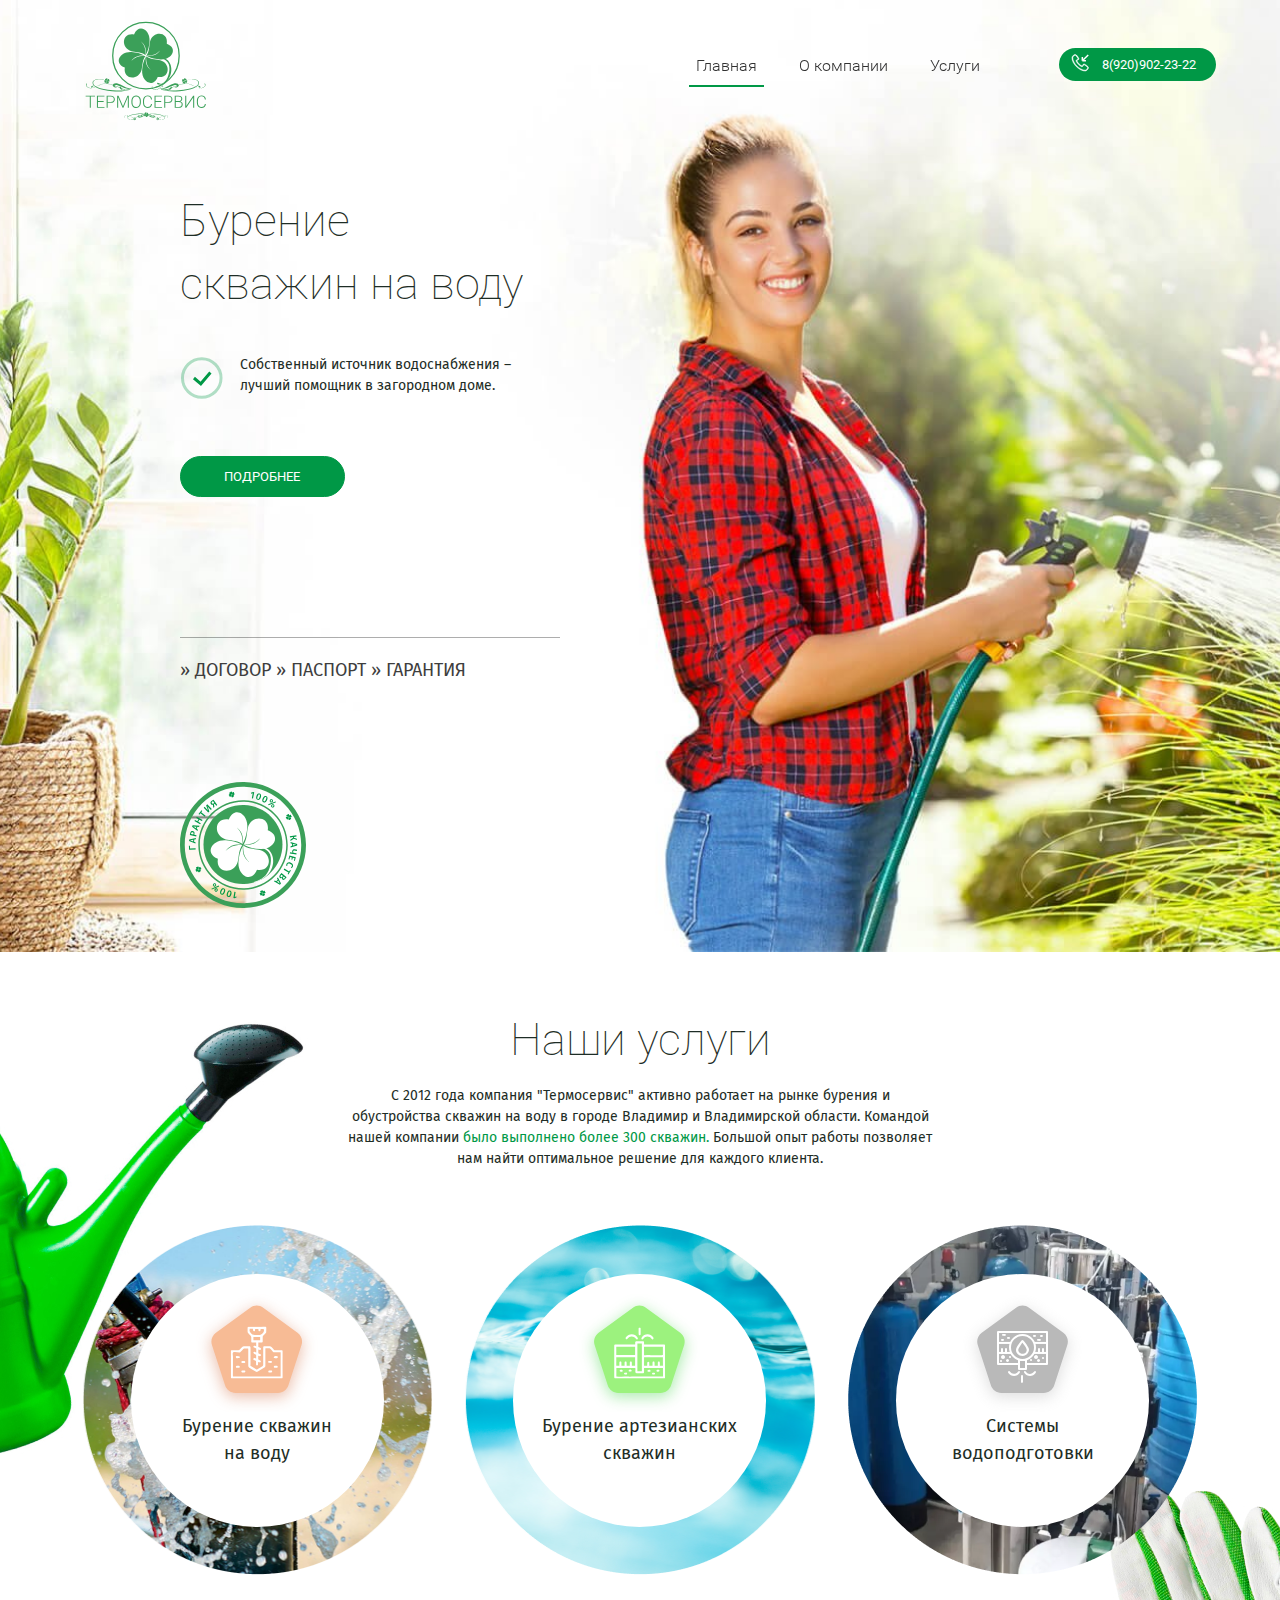
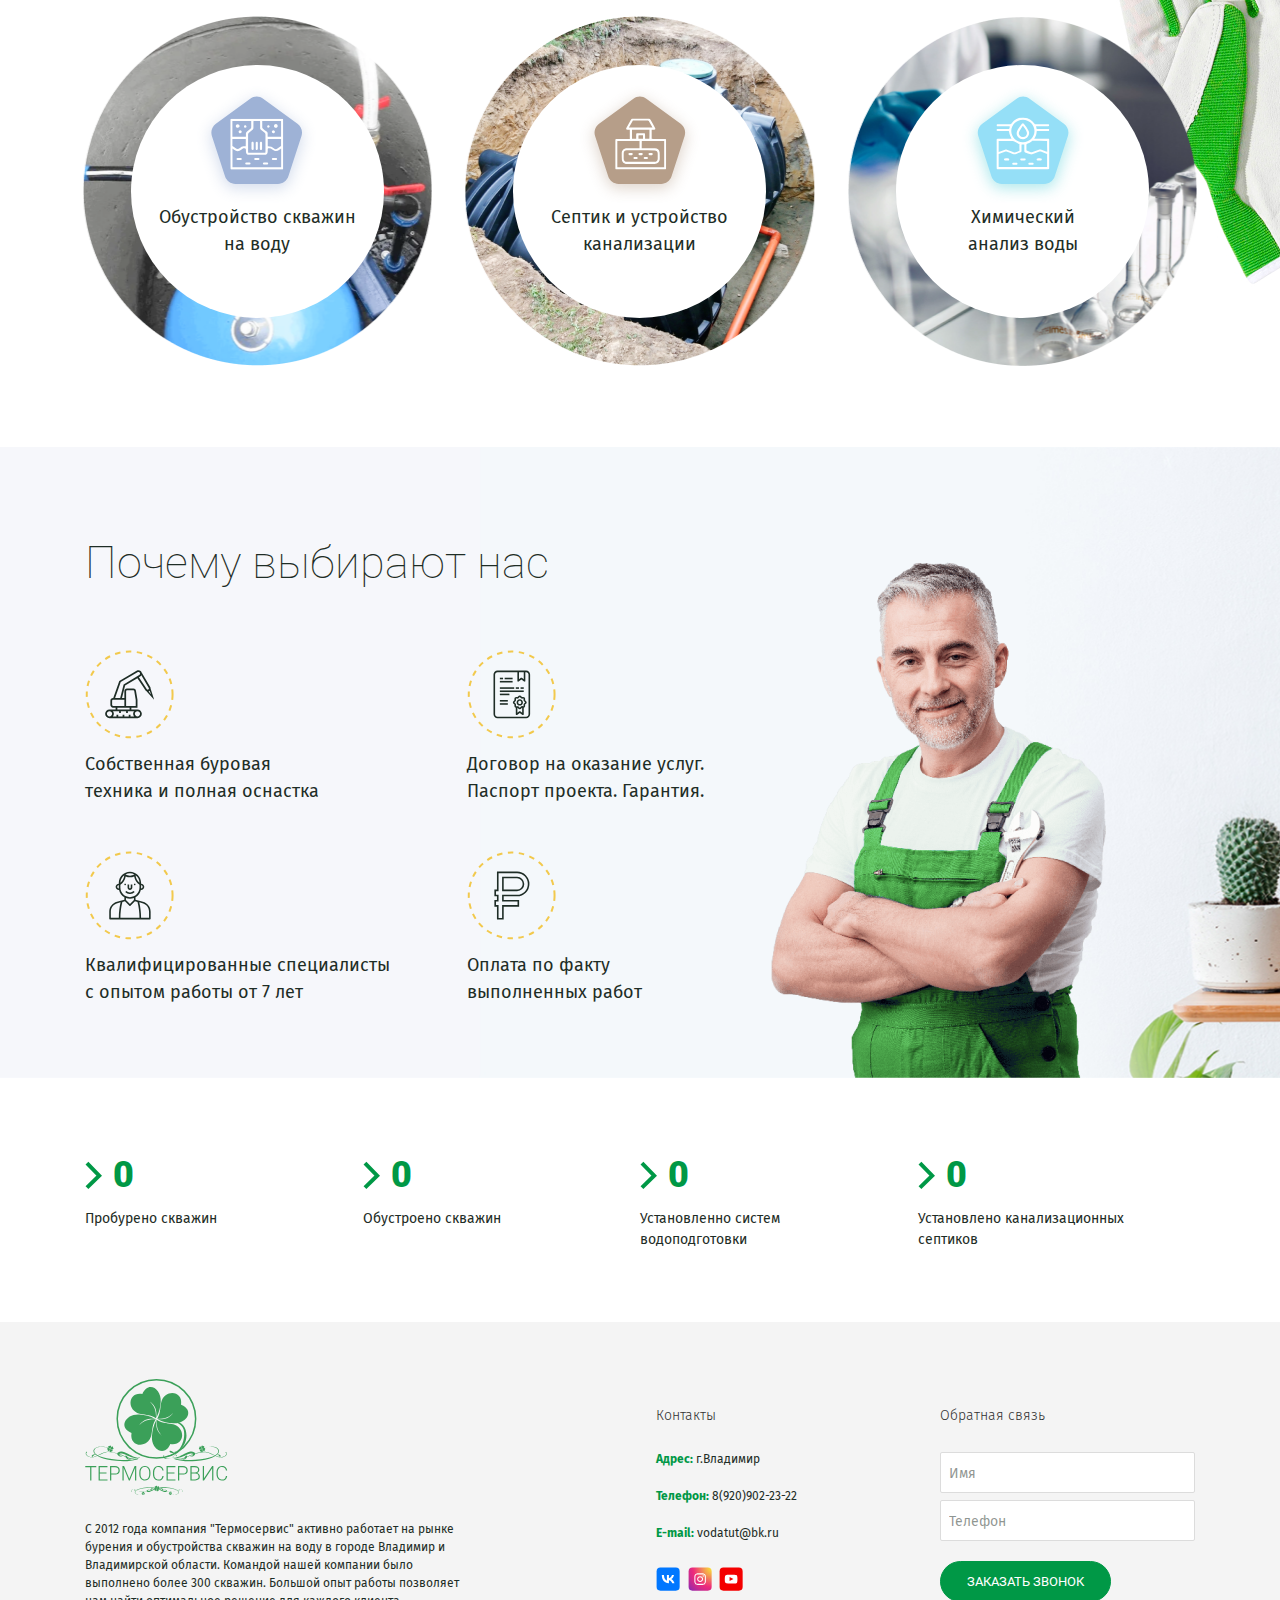
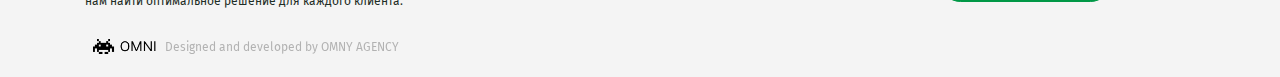
<file: index.htm>
﻿<!DOCTYPE html>
<html lang="ru">

<head>
            <meta http-equiv="Content-Type" content="text/html; charset=[(modx_charset)]">
        <!-- <base href="/"> -->
        <title>Бурение скважин: цена, расчет, список работ - Термосервис</title>
        
        <meta name="keywords" content="Бурение скважин, цена скважины, стоимость скважины, скважины на воду">
        <meta name="description" content="Бурение скважин под ключ во Владимире и Владимирской области: низкие цены, гарантия, высокое качество работ. Консультация по тел.: 8(920)902-23-22">
        <!-- Removed by WebCopy --><!--<base href="https://voda33.su/">--><!-- Removed by WebCopy -->

        <meta http-equiv="X-UA-Compatible" content="IE=edge">
        <meta name="viewport" content="width=device-width, initial-scale=1, maximum-scale=1">
        <!-- Template Basic Images Start -->
        <!--
        <meta property="og:image" content="path/to/image.jpg">
        -->
        <link rel="icon" href="theme/img/favicon/favicon.ico">
        <link rel="apple-touch-icon" sizes="180x180" href="theme/img/favicon/apple-touch-icon-180x180.png">
        <!-- Template Basic Images End -->
        <!-- Custom Browsers Color Start -->
        <meta name="theme-color" content="#000">
		<meta name="cmsmagazine" content="ee2d2778bcd81db04e7487b7b5857b15">
        <!-- Custom Browsers Color End -->
                <!-- CSS Libs -->
        <link rel="stylesheet" href="theme/libs/swiper-master/swiper.min.css">
        <link rel="stylesheet" href="theme/libs/fancybox/jquery.fancybox.min.css">
        <!-- CSS Custom -->
        <link rel="stylesheet" href="theme/css/main.min.css">
            <link rel="stylesheet" href="theme/css/custom.css">
    
    <!-- Yandex.Metrika counter -->
    <script type="text/javascript">
        (function(m,e,t,r,i,k,a){m[i]=m[i]||function(){(m[i].a=m[i].a||[]).push(arguments)};
            m[i].l=1*new Date();k=e.createElement(t),a=e.getElementsByTagName(t)[0],k.async=1,k.src=r,a.parentNode.insertBefore(k,a)})
        (window, document, "script", "https://mc.yandex.ru/metrika/tag.js", "ym");

        ym(57288943, "init", {
            clickmap:true,
            trackLinks:true,
            accurateTrackBounce:true
        });
    </script>
    <noscript><div><img src="watch/57288943" style="position:absolute; left:-9999px;" alt=""></div></noscript>
    <!-- /Yandex.Metrika counter -->
</head>

<body>

<!-- Custom HTML -->
<div class="main-wrapper">
    <!-- absolute поверх контента -->
    <header class="absolute">
        <div class="my-container">
            <div class="123 h-logo">
                <a href="index.htm">
                    <svg width="122" height="100" viewbox="0 0 143 118" fill="none"
                        xmlns="http://www.w3.org/2000/svg">
                        <path
                            d="M71.4331 80.0841C93.0906 80.0841 110.647 62.5272 110.647 40.8697C110.647 19.2123 93.0906 1.6554 71.4331 1.6554C49.7756 1.6554 32.2188 19.2123 32.2188 40.8697C32.2188 62.5272 49.7756 80.0841 71.4331 80.0841Z"
                            stroke="#3BA059" stroke-width="1.5" stroke-miterlimit="22.9256"></path>
                        <path fill-rule="evenodd" clip-rule="evenodd"
                            d="M71.8464 110.557L71.8462 110.558L71.8467 110.558C71.823 110.833 71.797 111.057 71.857 111.377C71.9262 111.659 72.0964 111.909 72.2999 112.082L72.2759 112.109C72.0611 111.924 71.8605 111.648 71.7987 111.387C71.7506 111.134 71.7666 110.91 71.7931 110.655C71.5804 111.059 71.4501 111.504 71.4068 111.956C71.2969 113.1 72.447 113.809 72.9497 112.661L71.8714 110.605L72.9497 112.661C74.1803 112.901 74.3344 111.329 73.2466 110.991C72.9288 110.893 72.3631 110.903 71.9479 110.636C71.8501 110.573 71.8464 110.557 71.8464 110.557V110.557Z"
                            fill="#3BA059"></path>
                        <path fill-rule="evenodd" clip-rule="evenodd"
                            d="M71.9588 110.539C72.3629 110.752 72.8072 110.882 73.259 110.926C74.4036 111.038 75.114 109.888 73.966 109.384L71.9087 110.46L73.966 109.384C74.2077 108.154 72.6355 107.998 72.2968 109.085C72.1979 109.403 72.2075 109.969 71.9404 110.384C71.8822 110.474 71.8638 110.484 71.8613 110.485C72.1361 110.508 72.3607 110.535 72.6804 110.475C72.9619 110.405 73.2118 110.235 73.3853 110.032L73.4117 110.056C73.2275 110.27 72.951 110.471 72.6903 110.533C72.4377 110.581 72.2131 110.565 71.9588 110.539V110.539Z"
                            fill="#3BA059"></path>
                        <path fill-rule="evenodd" clip-rule="evenodd"
                            d="M71.7654 110.543C71.3355 110.298 70.8555 110.15 70.3669 110.103C69.2222 109.993 68.5131 111.143 69.6618 111.646L71.6944 110.58C71.4467 110.558 71.2325 110.54 70.9371 110.596C70.6554 110.665 70.4055 110.835 70.232 111.038L70.2058 111.014C70.3898 110.8 70.6664 110.599 70.9272 110.537C71.2143 110.483 71.4651 110.511 71.7647 110.543C71.7652 110.543 71.7654 110.543 71.7654 110.543V110.543ZM71.6944 110.58L69.6618 111.646C69.4214 112.876 70.9936 113.03 71.3311 111.943C71.4297 111.625 71.4196 111.059 71.6862 110.644C71.7035 110.617 71.7173 110.597 71.7281 110.583L71.6944 110.58Z"
                            fill="#3BA059"></path>
                        <path fill-rule="evenodd" clip-rule="evenodd"
                            d="M71.7869 110.463C72.0311 110.033 72.1793 109.554 72.2263 109.065C72.3361 107.921 71.186 107.211 70.6832 108.36L71.7499 110.394C71.7715 110.146 71.7897 109.931 71.7342 109.635C71.665 109.354 71.4949 109.104 71.2913 108.93L71.3153 108.904C71.5301 109.088 71.7307 109.365 71.7925 109.625C71.8472 109.913 71.8191 110.163 71.7869 110.463ZM71.7499 110.394L70.6832 108.36C69.4527 108.12 69.2986 109.692 70.3863 110.029C70.7041 110.128 71.2699 110.118 71.685 110.385C71.7123 110.402 71.7323 110.416 71.7469 110.427L71.7499 110.394Z"
                            fill="#3BA059"></path>
                        <path
                            d="M87.9308 80.0303C88.5654 80.0477 89.8048 80.6418 92.7387 80.0612C98.5021 78.9193 101.781 76.3567 104.612 75.7969C107.342 75.256 107.896 75.9263 108.004 76.4709C108.084 76.8804 107.889 77.486 106.777 77.7077C105.764 77.9081 105.118 77.8237 104.493 77.5917L104.363 77.724C105.061 78.3298 106.534 78.6056 107.343 78.4461C108.152 78.2846 110.458 77.1908 110.176 75.7583C109.878 74.2572 107.861 73.0968 104.523 73.758C100.274 74.5998 95.3068 78.7028 91.0582 79.5447C88.7334 80.0051 88.6501 79.5536 87.5098 79.6375L87.9308 80.0303V80.0303Z"
                            fill="#3BA059"></path>
                        <path
                            d="M130.857 77.418C130.857 77.418 133.064 75.7601 133.798 77.4661C134.305 78.6509 135.519 79.2828 135.758 78.3474C135.982 77.4725 134.832 76.6555 133.83 76.4991C132.828 76.3407 131.964 76.2874 130.857 77.418V77.418Z"
                            fill="#3BA059"></path>
                        <path
                            d="M92.6511 81.4648C93.4614 81.4455 97.4525 81.4038 100.426 79.8029C103.399 78.2039 115.228 72.8125 121.768 74.4589C128.31 76.1055 133.104 80.7337 137.975 79.1565C142.845 77.5803 141.724 74.7655 141.275 74.1676C140.827 73.5692 140.115 73.9979 140.6 74.5466C141.082 75.0962 141.486 75.1743 141.098 76.1542C140.714 77.1338 140.593 77.5543 138.509 78.5157C136.426 79.4784 134.973 79.5627 131.326 78.0676C127.68 76.5721 124.19 74.6074 121.54 74.1154C118.892 73.624 116.821 73.3992 109.447 75.6574C102.072 77.9135 99.6389 80.2732 95.49 80.6462C91.3412 81.0181 91.1299 80.8287 89.5457 80.6427C89.5457 80.6427 88.9671 80.8555 89.5642 81.0368C90.1612 81.2152 91.9682 81.4808 92.6511 81.4648V81.4648Z"
                            fill="#3BA059"></path>
                        <path
                            d="M95.3633 81.8675C95.3633 81.8675 99.0915 81.7819 99.6121 79.8833C100.088 78.1367 101.526 76.6321 101.957 77.9215C102.385 79.2126 101.221 80.5933 99.5214 81.2885C97.8225 81.9839 96.5964 81.9626 95.3633 81.8675V81.8675Z"
                            fill="#3BA059"></path>
                        <path
                            d="M133.999 72.8665C133.738 69.7677 129.297 68.2951 125.34 68.6289C122.482 68.8696 120.053 69.6167 119.15 70.0428C118.614 70.2776 118.296 70.432 118.302 70.4956C118.307 70.56 118.843 70.3549 119.165 70.2318C120.774 69.6191 123.162 69.0672 125.471 68.8731C128.329 68.6318 132.963 69.7692 133.225 72.868C133.567 76.9158 126.876 80.2829 110.058 81.7009C102.143 82.3681 95.0884 82.0711 89.8389 80.8579C89.9625 80.8068 89.5338 80.938 89.5391 81.0005C89.5453 81.0643 89.9693 81.2755 90.7051 81.4683C96.3079 82.9384 101.48 83.6981 111.154 82.8822C124.675 81.7424 134.405 77.6738 133.999 72.8665V72.8665Z"
                            fill="#3BA059"></path>
                        <path fill-rule="evenodd" clip-rule="evenodd"
                            d="M117.093 70.7477L117.093 70.747L117.093 70.7469C117.021 70.438 116.954 70.1866 116.969 69.8125C117.001 69.4806 117.153 69.168 117.356 68.9368L117.324 68.9107C117.11 69.156 116.928 69.5039 116.901 69.811C116.888 70.1068 116.944 70.36 117.016 70.6454C116.707 70.2205 116.485 69.7364 116.36 69.2292C116.045 67.9448 117.237 66.9469 117.999 68.1705L117.114 70.6894L117.999 68.1705C119.36 67.6928 119.796 69.4565 118.614 70.0211C118.269 70.186 117.624 70.2684 117.195 70.6407C117.094 70.7285 117.093 70.7477 117.093 70.7477V70.7477Z"
                            fill="#3BA059"></path>
                        <path fill-rule="evenodd" clip-rule="evenodd"
                            d="M117.222 70.7502C117.647 70.4406 118.131 70.2181 118.637 70.0932C119.922 69.7767 120.921 70.9668 119.698 71.7308L117.178 70.8478L119.698 71.7308C120.177 73.0909 118.414 73.5291 117.848 72.3479C117.683 72.0027 117.6 71.3573 117.227 70.9296C117.146 70.8365 117.123 70.8282 117.12 70.8275C117.429 70.755 117.68 70.6882 118.054 70.7033C118.386 70.7353 118.699 70.8875 118.93 71.0903L118.956 71.0587C118.711 70.8447 118.362 70.6623 118.055 70.6353C117.76 70.6225 117.507 70.6779 117.222 70.7502V70.7502Z"
                            fill="#3BA059"></path>
                        <path fill-rule="evenodd" clip-rule="evenodd"
                            d="M117.003 70.7777C116.554 71.1273 116.033 71.3758 115.484 71.5103C114.2 71.8253 113.202 70.6343 114.426 69.8715L116.916 70.7472C116.638 70.8129 116.397 70.8689 116.051 70.855C115.719 70.823 115.407 70.6708 115.176 70.4679L115.15 70.4995C115.395 70.7136 115.743 70.896 116.05 70.9229C116.386 70.9375 116.667 70.8639 117.002 70.7776C117.003 70.7777 117.003 70.7777 117.003 70.7777ZM116.916 70.7472L114.426 69.8715C113.948 68.511 115.712 68.0747 116.276 69.2564C116.441 69.6019 116.524 70.2473 116.896 70.6754C116.92 70.7032 116.939 70.7234 116.954 70.7381L116.916 70.7472V70.7472Z"
                            fill="#3BA059"></path>
                        <path fill-rule="evenodd" clip-rule="evenodd"
                            d="M117.04 70.8648C117.389 71.3133 117.637 71.8346 117.772 72.3824C118.087 73.6669 116.896 74.6648 116.133 73.4411L117.009 70.9495C117.075 71.2283 117.131 71.4694 117.117 71.8155C117.085 72.1474 116.933 72.46 116.73 72.6912L116.762 72.7172C116.976 72.472 117.158 72.1241 117.185 71.817C117.2 71.4812 117.126 71.2004 117.04 70.8648V70.8648ZM117.009 70.9495L116.133 73.4411C114.772 73.9189 114.336 72.1552 115.518 71.5906C115.863 71.4256 116.509 71.3433 116.937 70.9709C116.965 70.9465 116.986 70.9273 117 70.9123L117.009 70.9495Z"
                            fill="#3BA059"></path>
                        <path
                            d="M54.5156 79.9719C53.8811 79.9894 52.6417 80.5834 49.7077 80.0028C43.9443 78.861 40.6659 76.2984 37.8341 75.7386C35.1042 75.1976 34.5501 75.868 34.4429 76.4126C34.3626 76.8221 34.5571 77.4276 35.6696 77.6494C36.6824 77.8497 37.3284 77.7653 37.9531 77.5334L38.0837 77.6656C37.3854 78.2714 35.9128 78.5472 35.1034 78.3878C34.2947 78.2263 31.9884 77.1324 32.2709 75.6999C32.5686 74.1989 34.585 73.0385 37.9237 73.6996C42.1724 74.5414 47.1397 78.6444 51.3882 79.4864C53.7131 79.9467 53.7964 79.4953 54.9367 79.5792L54.5156 79.9719V79.9719Z"
                            fill="#3BA059"></path>
                        <path
                            d="M11.5883 77.3596C11.5883 77.3596 9.38184 75.7017 8.64817 77.4077C8.141 78.5925 6.92714 79.2244 6.68746 78.289C6.46346 77.4142 7.61327 76.5971 8.61609 76.4407C9.61784 76.2823 10.4816 76.2291 11.5883 77.3596V77.3596Z"
                            fill="#3BA059"></path>
                        <path
                            d="M49.7948 81.4064C48.9845 81.3872 44.9934 81.3455 42.0196 79.7446C39.0468 78.1456 27.2175 72.7542 20.6776 74.4006C14.1364 76.0471 9.3419 80.6754 4.47053 79.0981C-0.398938 77.522 0.721761 74.7072 1.17047 74.1092C1.61894 73.5109 2.3305 73.9396 1.84638 74.4883C1.36381 75.0379 0.960257 75.116 1.34765 76.0959C1.73219 77.0755 1.85304 77.4959 3.93674 78.4574C6.02009 79.4201 7.47269 79.5044 11.1201 78.0093C14.7661 76.5138 18.2563 74.549 20.9057 74.0571C23.5539 73.5657 25.6252 73.3409 32.9992 75.599C40.3742 77.8552 42.8071 80.2149 46.9559 80.5879C51.1047 80.9598 51.316 80.7703 52.9003 80.5844C52.9003 80.5844 53.4788 80.7972 52.8817 80.9785C52.2847 81.1569 50.4778 81.4225 49.7948 81.4064V81.4064Z"
                            fill="#3BA059"></path>
                        <path
                            d="M47.0839 81.8092C47.0839 81.8092 43.3556 81.7235 42.835 79.8249C42.3591 78.0783 40.921 76.5737 40.4905 77.8631C40.0624 79.1542 41.2257 80.5349 42.9257 81.2301C44.6246 81.9255 45.8508 81.9042 47.0839 81.8092Z"
                            fill="#3BA059"></path>
                        <path
                            d="M8.44683 72.8081C8.70754 69.7094 13.1486 68.2367 17.1059 68.5705C19.9642 68.8113 22.3932 69.5584 23.2965 69.9845C23.8319 70.2193 24.15 70.3737 24.1435 70.4372C24.1391 70.5016 23.6031 70.2965 23.281 70.1734C21.6718 69.5607 19.2841 69.0089 16.9749 68.8147C14.1166 68.5735 9.48256 69.7108 9.22125 72.8097C8.87878 76.8575 15.57 80.2245 32.3878 81.6426C40.3031 82.3098 47.3575 82.0127 52.607 80.7996C52.4835 80.7485 52.9122 80.8796 52.9069 80.9422C52.9007 81.006 52.4767 81.2171 51.7409 81.41C46.1381 82.8801 40.9655 83.6398 31.2923 82.8239C17.7713 81.684 8.04066 77.6155 8.44683 72.8081V72.8081Z"
                            fill="#3BA059"></path>
                        <path fill-rule="evenodd" clip-rule="evenodd"
                            d="M25.3517 70.6894L25.3522 70.6887L25.3516 70.6885C25.4241 70.3796 25.4911 70.1282 25.4759 69.7542C25.4439 69.4223 25.2917 69.1096 25.0889 68.8784L25.1206 68.8524C25.3345 69.0976 25.5169 69.4456 25.5439 69.7526C25.5567 70.0484 25.5012 70.3016 25.4287 70.5871C25.7379 70.1621 25.9599 69.678 26.0843 69.1708C26.3993 67.8864 25.2082 66.8886 24.4454 68.1122L25.3312 70.631L24.4454 68.1122C23.085 67.6345 22.6485 69.3982 23.8304 69.9627C24.1758 70.1277 24.8213 70.21 25.2494 70.5823C25.3504 70.6701 25.3517 70.6894 25.3517 70.6894V70.6894Z"
                            fill="#3BA059"></path>
                        <path fill-rule="evenodd" clip-rule="evenodd"
                            d="M25.222 70.6918C24.7976 70.3822 24.3136 70.1597 23.8066 70.0348C22.5225 69.7182 21.5234 70.9083 22.7462 71.6724L25.266 70.7894L22.7462 71.6724C22.2669 73.0325 24.0301 73.4707 24.596 72.2895C24.7614 71.9443 24.8444 71.2989 25.2171 70.8711C25.2983 70.7781 25.321 70.7698 25.324 70.7691C25.0153 70.6966 24.764 70.6298 24.3902 70.6449C24.0582 70.6769 23.7455 70.8291 23.5143 71.0319L23.4884 71.0003C23.7335 70.7863 24.0816 70.6039 24.3887 70.5769C24.6841 70.5641 24.9369 70.6195 25.222 70.6918V70.6918Z"
                            fill="#3BA059"></path>
                        <path fill-rule="evenodd" clip-rule="evenodd"
                            d="M25.4414 70.7193C25.8901 71.0689 26.4117 71.3174 26.96 71.4519C28.2444 71.7669 29.2422 70.5759 28.0185 69.8131L25.5285 70.6888C25.8067 70.7545 26.0474 70.8105 26.3929 70.7966C26.7249 70.7646 27.0376 70.6124 27.2688 70.4095L27.2947 70.4411C27.0496 70.6551 26.7015 70.8375 26.3946 70.8645C26.0587 70.8791 25.7778 70.8055 25.4422 70.7192C25.4416 70.7193 25.4414 70.7193 25.4414 70.7193ZM25.5285 70.6888L28.0185 69.8131C28.4963 68.4526 26.7326 68.0162 26.1681 69.198C26.0031 69.5435 25.9208 70.1888 25.5485 70.617C25.5242 70.6448 25.5053 70.665 25.4906 70.6797L25.5285 70.6888V70.6888Z"
                            fill="#3BA059"></path>
                        <path fill-rule="evenodd" clip-rule="evenodd"
                            d="M25.4049 70.8064C25.0557 71.2549 24.8074 71.7762 24.673 72.324C24.358 73.6085 25.5491 74.6064 26.3119 73.3827L25.4356 70.8912C25.3698 71.1699 25.3136 71.411 25.3275 71.7571C25.3596 72.089 25.5117 72.4016 25.7145 72.6329L25.6829 72.6588C25.469 72.4136 25.2865 72.0657 25.2595 71.7586C25.2449 71.4228 25.3185 71.142 25.4049 70.8064V70.8064ZM25.4356 70.8912L26.3119 73.3827C27.6724 73.8605 28.1088 72.0968 26.9269 71.5322C26.5815 71.3672 25.936 71.285 25.5079 70.9125C25.4797 70.8881 25.4593 70.8689 25.4444 70.854L25.4356 70.8912Z"
                            fill="#3BA059"></path>
                        <path fill-rule="evenodd" clip-rule="evenodd"
                            d="M71.0262 40.3575L71.0298 40.35C71.2199 30.8165 68.8927 27.9721 65.3202 23.8992C65.1034 23.6521 65.6608 24.0843 65.3634 23.8337C70.5524 28.2077 71.886 32.1659 71.3363 39.7665L71.3926 39.655C74.0789 34.5527 75.3432 29.4751 75.7269 23.7641C76.6341 10.2662 62.8709 2.31419 57.3452 15.9904L70.7167 39.8062L57.3452 15.9904C42.7935 13.5776 41.5103 32.1189 54.4153 35.7215C58.1864 36.7742 64.8348 36.4643 69.8063 39.46C70.9786 40.1664 71.0265 40.3575 71.0262 40.3575V40.3575Z"
                            fill="#3BA059"></path>
                        <path fill-rule="evenodd" clip-rule="evenodd"
                            d="M82.5176 78.7842C87.0131 77.3375 91.2803 74.9704 94.8595 71.8819C106.418 61.9087 101.735 42.4158 89.3263 43.5802L89.4481 44.5668C92.438 44.3454 95.2094 46.5267 96.9941 48.5913C101.588 53.905 98.3105 67.2251 93.7682 71.4967C89.2259 75.7684 86.4607 76.4406 82.3037 77.9948L82.5176 78.7842V78.7842Z"
                            fill="#3BA059"></path>
                        <path
                            d="M70.9861 110.875C71.2995 110.866 71.9115 110.573 73.3603 110.86C76.2062 111.424 77.825 112.689 79.2233 112.965C80.5712 113.233 80.8449 112.902 80.8977 112.633C80.9374 112.43 80.8413 112.131 80.2921 112.022C79.7919 111.923 79.473 111.965 79.1645 112.079L79.1 112.014C79.4448 111.715 80.1719 111.579 80.5717 111.657C80.971 111.737 82.1097 112.277 81.9703 112.984C81.8233 113.726 80.8275 114.299 79.179 113.972C77.0811 113.557 74.6283 111.531 72.5304 111.115C71.3825 110.888 71.3413 111.11 70.7783 111.069L70.9861 110.875V110.875Z"
                            fill="#3BA059"></path>
                        <path
                            d="M92.1826 112.165C92.1826 112.165 93.2721 112.984 93.6344 112.141C93.8848 111.556 94.4841 111.244 94.6026 111.706C94.7131 112.138 94.1454 112.542 93.6502 112.619C93.1556 112.697 92.7291 112.723 92.1826 112.165Z"
                            fill="#3BA059"></path>
                        <path
                            d="M73.3169 110.167C73.717 110.176 75.6877 110.197 77.1563 110.987C78.6241 111.777 84.4652 114.439 87.6946 113.626C90.9245 112.813 93.2919 110.528 95.6974 111.307C98.1018 112.085 97.5484 113.475 97.3268 113.77C97.1054 114.065 96.754 113.854 96.9931 113.583C97.2314 113.311 97.4307 113.273 97.2393 112.789C97.0495 112.305 96.9898 112.098 95.961 111.623C94.9322 111.148 94.2149 111.106 92.4138 111.844C90.6135 112.583 88.8901 113.553 87.5819 113.796C86.2743 114.038 85.2514 114.149 81.6103 113.034C77.9687 111.92 76.7673 110.755 74.7187 110.571C72.6701 110.387 72.5658 110.481 71.7835 110.573C71.7835 110.573 71.4977 110.467 71.7927 110.378C72.0875 110.29 72.9797 110.159 73.3169 110.167V110.167Z"
                            fill="#3BA059"></path>
                        <path
                            d="M74.6553 109.968C74.6553 109.968 76.4962 110.01 76.7532 110.948C76.9883 111.81 77.6984 112.553 77.911 111.916C78.1224 111.279 77.5479 110.597 76.7084 110.254C75.8696 109.91 75.2642 109.921 74.6553 109.968V109.968Z"
                            fill="#3BA059"></path>
                        <path
                            d="M93.735 114.412C93.6062 115.943 91.4133 116.67 89.4592 116.505C88.0479 116.386 86.8484 116.017 86.4024 115.807C86.138 115.691 85.9809 115.615 85.9842 115.583C85.9864 115.551 86.251 115.653 86.4101 115.713C87.2046 116.016 88.3837 116.288 89.524 116.384C90.9352 116.503 93.2236 115.942 93.3525 114.412C93.5217 112.413 90.2176 110.75 81.9133 110.05C78.0048 109.721 74.5214 109.867 71.9293 110.466C71.9903 110.492 71.7787 110.427 71.7813 110.396C71.7842 110.364 71.9936 110.26 72.357 110.165C75.1236 109.439 77.6777 109.064 82.4542 109.467C89.1307 110.03 93.9355 112.039 93.735 114.412V114.412Z"
                            fill="#3BA059"></path>
                        <path fill-rule="evenodd" clip-rule="evenodd"
                            d="M85.3854 115.459L85.3852 115.459L85.3855 115.459C85.3496 115.612 85.3166 115.736 85.3241 115.92C85.3399 116.084 85.415 116.239 85.5152 116.353L85.4996 116.366C85.3939 116.245 85.3039 116.073 85.2906 115.921C85.2841 115.775 85.3116 115.65 85.3474 115.509C85.1947 115.719 85.0851 115.958 85.0237 116.208C84.8681 116.843 85.4562 117.335 85.8329 116.731L85.3955 115.487L85.8329 116.731C86.5047 116.967 86.7202 116.096 86.1366 115.817C85.966 115.736 85.6474 115.695 85.4359 115.511C85.3861 115.468 85.3854 115.459 85.3854 115.459V115.459Z"
                            fill="#3BA059"></path>
                        <path fill-rule="evenodd" clip-rule="evenodd"
                            d="M85.4508 115.457C85.6604 115.61 85.8994 115.72 86.1496 115.782C86.7837 115.938 87.2771 115.351 86.6733 114.973L85.429 115.409L86.6733 114.973C86.9099 114.302 86.0393 114.085 85.7599 114.669C85.6782 114.839 85.6372 115.158 85.4531 115.369C85.4131 115.415 85.4019 115.419 85.4004 115.419C85.5529 115.455 85.6769 115.488 85.8616 115.481C86.0254 115.465 86.1798 115.39 86.294 115.289L86.3068 115.305C86.1857 115.411 86.0139 115.501 85.8623 115.514C85.7164 115.52 85.5915 115.493 85.4508 115.457V115.457Z"
                            fill="#3BA059"></path>
                        <path fill-rule="evenodd" clip-rule="evenodd"
                            d="M85.3418 115.444C85.1203 115.271 84.8628 115.149 84.592 115.082C83.9578 114.927 83.4651 115.515 84.0693 115.891L85.2988 115.459C85.1616 115.426 85.0426 115.399 84.872 115.406C84.7081 115.422 84.5537 115.497 84.4395 115.597L84.4267 115.581C84.5478 115.476 84.7196 115.385 84.8713 115.372C85.037 115.365 85.1757 115.401 85.3415 115.444C85.3417 115.444 85.3418 115.444 85.3418 115.444V115.444ZM85.2988 115.459L84.0693 115.891C83.8334 116.563 84.7043 116.779 84.9831 116.195C85.0645 116.025 85.1052 115.706 85.2891 115.494C85.3009 115.481 85.3103 115.471 85.3176 115.463L85.2988 115.459V115.459Z"
                            fill="#3BA059"></path>
                        <path fill-rule="evenodd" clip-rule="evenodd"
                            d="M85.3587 115.401C85.5312 115.179 85.6538 114.922 85.7202 114.651C85.8758 114.017 85.2876 113.524 84.911 114.129L85.3435 115.359C85.3761 115.221 85.4039 115.102 85.397 114.931C85.3812 114.768 85.306 114.613 85.2058 114.499L85.2215 114.486C85.3271 114.607 85.4172 114.779 85.4305 114.931C85.4378 115.096 85.4014 115.235 85.3587 115.401V115.401ZM85.3435 115.359L84.911 114.129C84.2391 113.893 84.0237 114.764 84.6072 115.042C84.7778 115.124 85.0965 115.165 85.3079 115.348C85.3218 115.36 85.3319 115.37 85.3393 115.377L85.3435 115.359V115.359Z"
                            fill="#3BA059"></path>
                        <path
                            d="M72.5857 110.866C72.2724 110.857 71.6604 110.564 70.2116 110.85C67.3658 111.414 65.7469 112.68 64.3486 112.956C63.0007 113.223 62.727 112.892 62.674 112.623C62.6345 112.421 62.7305 112.122 63.2799 112.013C63.78 111.914 64.099 111.955 64.4074 112.07L64.4718 112.005C64.127 111.705 63.4 111.569 63.0002 111.648C62.601 111.728 61.4622 112.268 61.6016 112.975C61.7486 113.716 62.7443 114.289 64.3928 113.963C66.4908 113.547 68.9436 111.521 71.0414 111.105C72.1895 110.878 72.2306 111.101 72.7936 111.06L72.5857 110.866V110.866Z"
                            fill="#3BA059"></path>
                        <path
                            d="M51.39 112.156C51.39 112.156 50.3004 112.974 49.9382 112.132C49.6877 111.547 49.0884 111.235 48.97 111.697C48.8595 112.129 49.4271 112.532 49.9224 112.609C50.417 112.688 50.8435 112.714 51.39 112.156Z"
                            fill="#3BA059"></path>
                        <path
                            d="M70.2551 110.157C69.855 110.167 67.8841 110.187 66.4157 110.978C64.9478 111.768 59.1067 114.43 55.8774 113.617C52.6475 112.804 50.28 110.518 47.8746 111.297C45.4702 112.075 46.0236 113.465 46.2451 113.761C46.4666 114.056 46.8178 113.844 46.5789 113.573C46.3405 113.302 46.1413 113.263 46.3325 112.78C46.5225 112.296 46.5821 112.088 47.611 111.614C48.6398 111.138 49.357 111.097 51.158 111.835C52.9584 112.573 54.6817 113.543 55.9901 113.786C57.2977 114.029 58.3205 114.14 61.9617 113.025C65.6033 111.911 66.8047 110.746 68.8533 110.562C70.9019 110.378 71.0062 110.471 71.7885 110.563C71.7885 110.563 72.0741 110.458 71.7793 110.369C71.4845 110.281 70.5923 110.149 70.2551 110.157Z"
                            fill="#3BA059"></path>
                        <path
                            d="M68.9169 109.959C68.9169 109.959 67.076 110.001 66.819 110.938C66.5839 111.801 65.8738 112.544 65.6612 111.907C65.4498 111.27 66.0242 110.588 66.8636 110.244C67.7026 109.901 68.308 109.912 68.9169 109.959V109.959Z"
                            fill="#3BA059"></path>
                        <path
                            d="M49.8381 114.403C49.9669 115.933 52.1598 116.66 54.1139 116.496C55.5252 116.377 56.7246 116.008 57.1707 115.797C57.435 115.681 57.5922 115.605 57.5889 115.574C57.5867 115.542 57.3221 115.643 57.163 115.704C56.3685 116.007 55.1894 116.279 54.0491 116.375C52.6377 116.494 50.3495 115.933 50.2205 114.402C50.0514 112.404 53.3555 110.741 61.6598 110.041C65.5683 109.711 69.0516 109.858 71.6437 110.457C71.5828 110.482 71.7944 110.418 71.7917 110.387C71.7887 110.355 71.5793 110.251 71.2161 110.156C68.4494 109.43 65.8953 109.055 61.1189 109.458C54.4424 110.02 49.6376 112.029 49.8381 114.403Z"
                            fill="#3BA059"></path>
                        <path fill-rule="evenodd" clip-rule="evenodd"
                            d="M58.1865 115.449L58.1867 115.45L58.1865 115.45C58.2223 115.602 58.2553 115.726 58.2478 115.911C58.2321 116.075 58.1569 116.229 58.0567 116.343L58.0724 116.356C58.1781 116.235 58.2681 116.063 58.2815 115.912C58.2877 115.766 58.2604 115.641 58.2245 115.5C58.3772 115.71 58.4869 115.949 58.5483 116.199C58.7039 116.833 58.1157 117.326 57.7391 116.722L58.1764 115.478L57.7391 116.722C57.0672 116.958 56.8518 116.087 57.4354 115.808C57.6059 115.727 57.9246 115.686 58.136 115.502C58.1859 115.459 58.1866 115.449 58.1865 115.449V115.449Z"
                            fill="#3BA059"></path>
                        <path fill-rule="evenodd" clip-rule="evenodd"
                            d="M58.1225 115.448C57.9128 115.601 57.6739 115.711 57.4235 115.773C56.7894 115.929 56.2961 115.341 56.8999 114.964L58.1441 115.4L56.8999 114.964C56.6632 114.292 57.5339 114.076 57.8133 114.659C57.895 114.83 57.936 115.148 58.1201 115.36C58.1601 115.406 58.1713 115.41 58.1727 115.41C58.0204 115.446 57.8963 115.479 57.7117 115.471C57.5478 115.455 57.3934 115.38 57.2792 115.28L57.2664 115.296C57.3875 115.401 57.5593 115.492 57.711 115.505C57.8568 115.511 57.9816 115.484 58.1225 115.448V115.448Z"
                            fill="#3BA059"></path>
                        <path fill-rule="evenodd" clip-rule="evenodd"
                            d="M58.2314 115.435C58.4531 115.262 58.7106 115.139 58.9813 115.073C59.6155 114.917 60.1083 115.505 59.504 115.882L58.2745 115.45C58.4118 115.417 58.5308 115.389 58.7013 115.396C58.8653 115.412 59.0197 115.487 59.1339 115.588L59.1466 115.572C59.0256 115.466 58.8538 115.376 58.7021 115.363C58.5363 115.356 58.3976 115.392 58.2319 115.435C58.2316 115.435 58.2314 115.435 58.2314 115.435V115.435ZM58.2745 115.45L59.504 115.882C59.74 116.554 58.8691 116.769 58.5903 116.186C58.5088 116.015 58.4682 115.696 58.2843 115.485C58.2724 115.471 58.2631 115.461 58.2557 115.454L58.2745 115.45Z"
                            fill="#3BA059"></path>
                        <path fill-rule="evenodd" clip-rule="evenodd"
                            d="M58.2132 115.391C58.0407 115.17 57.9182 114.913 57.8518 114.642C57.6962 114.008 58.2845 113.515 58.661 114.119L58.2284 115.35C58.1958 115.212 58.1681 115.093 58.175 114.922C58.1908 114.758 58.2659 114.604 58.3661 114.49L58.3505 114.477C58.2449 114.598 58.1548 114.77 58.1414 114.921C58.1343 115.087 58.1705 115.226 58.2132 115.391V115.391ZM58.2284 115.35L58.661 114.119C59.3328 113.883 59.5483 114.754 58.9648 115.033C58.7942 115.115 58.4755 115.155 58.264 115.339C58.2501 115.351 58.24 115.361 58.2328 115.368L58.2284 115.35Z"
                            fill="#3BA059"></path>
                        <path
                            d="M92.2258 72.8632C92.2258 72.8632 89.1772 75.0108 87.6299 73.7936C86.2088 72.6721 84.1578 72.3173 84.5782 73.6099C85.0016 74.9027 86.7579 75.3213 88.5381 74.8696C90.3176 74.4188 91.2908 73.6727 92.2258 72.8632Z"
                            fill="#3BA059"></path>
                        <path
                            d="M96.6692 70.8134C91.1723 74.7229 88.3858 80.7763 83.2742 81.0756C78.1648 81.3752 78.1869 78.3457 78.3878 77.6256C78.5883 76.9052 79.4069 77.0463 79.1553 77.7333C78.9051 78.4207 78.5575 78.6399 79.2742 79.4122C79.9884 80.1854 80.2535 80.5333 82.5441 80.6724C84.8348 80.8127 86.2191 80.3639 89.0745 77.6464C91.9284 74.9289 94.4669 71.831 96.757 70.4105C98.368 69.4113 97.6226 70.1338 96.6692 70.8134Z"
                            fill="#3BA059"></path>
                        <path
                            d="M91.4208 75.5717C91.4208 75.5717 90.4204 76.5777 91.2371 77.072C91.8044 77.4143 92.0402 78.077 91.547 78.1329C91.0857 78.1849 90.7511 77.5417 90.7424 77.0199C90.7328 76.4987 90.7668 76.0551 91.4208 75.5717V75.5717Z"
                            fill="#3BA059"></path>
                        <path fill-rule="evenodd" clip-rule="evenodd"
                            d="M71.9072 40.8613L71.9148 40.8646C81.4501 40.898 84.2558 38.5243 88.2695 34.8854C88.513 34.6646 88.0899 35.2289 88.3357 34.9276C84.0476 40.1877 80.1118 41.5862 72.5032 41.1615L72.6156 41.216C77.7614 43.818 82.8591 44.9988 88.5757 45.2885C102.087 45.9735 109.811 32.0815 96.046 26.7813L72.4534 40.5427L96.046 26.7813C98.2192 12.192 79.6594 11.2138 76.2694 24.1763C75.2788 27.9642 75.6981 34.6066 72.7844 39.6267C72.0975 40.8104 71.9072 40.8615 71.9072 40.8613V40.8613Z"
                            fill="#3BA059"></path>
                        <path fill-rule="evenodd" clip-rule="evenodd"
                            d="M71.6458 41.5756L71.6423 41.5831C71.4522 51.1166 73.7794 53.9609 77.3519 58.0338C77.5686 58.2809 77.0113 57.8487 77.3086 58.0993C72.1196 53.7254 70.7861 49.7671 71.3358 42.1665L71.2795 42.278C68.5932 47.3804 67.3288 52.4579 66.9451 58.169C66.038 71.6669 79.8011 79.6188 85.3269 65.9427L71.9554 42.1268L85.3269 65.9427C99.8785 68.3554 101.162 49.8142 88.2568 46.2116C84.4857 45.1588 77.8373 45.4687 72.8658 42.473C71.6935 41.7667 71.6456 41.5756 71.6458 41.5756V41.5756Z"
                            fill="#3BA059"></path>
                        <path fill-rule="evenodd" clip-rule="evenodd"
                            d="M70.8864 41.2659L70.8789 41.2623C61.3457 41.0606 58.4985 43.3843 54.4212 46.9519C54.1739 47.1684 54.6068 46.6115 54.3558 46.9085C58.736 41.7248 62.6959 40.3962 70.2958 40.9552L70.1844 40.8987C65.0853 38.2061 60.0093 36.9356 54.2988 36.545C40.8019 35.6213 32.8332 49.3748 46.5026 54.9173L70.3347 41.5747L46.5026 54.9173C44.0721 69.4659 62.6119 70.7717 66.2301 57.8712C67.2875 54.1014 66.9857 47.4526 69.9875 42.4848C70.6952 41.3133 70.8864 41.2657 70.8864 41.2659V41.2659Z"
                            fill="#3BA059"></path>
                        <path d="M11.2845 89.1383H6.38174V102.412H5.17324V89.1383H0.280273V88.1067H11.2845V89.1383Z"
                            fill="#3BA059"></path>
                        <path
                            d="M21.5028 95.5542H14.8118V101.39H22.5049V102.412H13.6033V88.1067H22.4558V89.1383H14.8118V94.5324H21.5028V95.5542Z"
                            fill="#3BA059"></path>
                        <path
                            d="M26.268 96.5859V102.412H25.0595V88.1067H29.9328C31.4197 88.1067 32.5922 88.4866 33.4502 89.2464C34.3149 90.0062 34.7472 91.051 34.7472 92.3807C34.7472 93.7234 34.3312 94.7616 33.4994 95.4953C32.6741 96.2223 31.4754 96.5859 29.9033 96.5859H26.268ZM26.268 95.564H29.9328C31.1053 95.564 31.9994 95.2857 32.6151 94.7289C33.2308 94.1721 33.5387 93.3959 33.5387 92.4003C33.5387 91.4112 33.2308 90.6252 32.6151 90.0423C32.0059 89.4527 31.138 89.1514 30.0114 89.1383H26.268V95.564Z"
                            fill="#3BA059"></path>
                        <path
                            d="M39.0605 88.1067L44.3366 100.732L49.6324 88.1067H51.2437V102.412H50.0352V96.183L50.1335 89.7966L44.8082 102.412H43.8748L38.5692 89.8458L38.6674 96.1437V102.412H37.4589V88.1067H39.0605Z"
                            fill="#3BA059"></path>
                        <path
                            d="M65.4412 96.0357C65.4412 97.3522 65.2119 98.5083 64.7534 99.504C64.3015 100.5 63.653 101.266 62.808 101.803C61.9631 102.34 60.9871 102.609 59.8801 102.609C58.2098 102.609 56.8605 102.013 55.8321 100.821C54.8037 99.6219 54.2896 98.0072 54.2896 95.9767V94.5029C54.2896 93.1994 54.5188 92.0466 54.9773 91.0444C55.4424 90.0357 56.0974 89.2628 56.9424 88.7257C57.7873 88.182 58.76 87.9102 59.8605 87.9102C60.9609 87.9102 61.9303 88.1755 62.7687 88.706C63.6137 89.2366 64.2654 89.9866 64.724 90.956C65.1825 91.9254 65.4215 93.0488 65.4412 94.3261V96.0357ZM64.2327 94.4833C64.2327 92.7606 63.843 91.4112 63.0635 90.4353C62.284 89.4593 61.2163 88.9713 59.8605 88.9713C58.5308 88.9713 57.4697 89.4626 56.6771 90.4451C55.8911 91.4211 55.4981 92.7868 55.4981 94.5422V96.0357C55.4981 97.7321 55.8911 99.0782 56.6771 100.074C57.4631 101.063 58.5308 101.557 59.8801 101.557C61.2491 101.557 62.3168 101.069 63.0831 100.093C63.8495 99.1109 64.2327 97.7452 64.2327 95.9963V94.4833Z"
                            fill="#3BA059"></path>
                        <path
                            d="M78.6168 97.9516C78.4531 99.4581 77.9127 100.611 76.9957 101.41C76.0852 102.209 74.8701 102.609 73.3505 102.609C72.2894 102.609 71.3494 102.343 70.5307 101.813C69.7184 101.282 69.0896 100.532 68.6442 99.5629C68.1988 98.5869 67.9728 97.4734 67.9663 96.2223V94.3654C67.9663 93.0946 68.189 91.968 68.6344 90.9855C69.0798 90.003 69.7184 89.2464 70.5503 88.7159C71.3887 88.1787 72.3516 87.9102 73.4389 87.9102C74.9717 87.9102 76.1802 88.3261 77.0644 89.158C77.9553 89.9833 78.4727 91.1263 78.6168 92.587H77.3985C77.0972 90.1569 75.7773 88.9418 73.4389 88.9418C72.142 88.9418 71.1071 89.4265 70.3342 90.396C69.5678 91.3654 69.1846 92.7049 69.1846 94.4145V96.1634C69.1846 97.814 69.558 99.1306 70.3047 100.113C71.058 101.096 72.0732 101.587 73.3505 101.587C74.6147 101.587 75.5677 101.286 76.2097 100.683C76.8516 100.074 77.2478 99.1633 77.3985 97.9516H78.6168Z"
                            fill="#3BA059"></path>
                        <path
                            d="M89.4541 95.5542H82.7631V101.39H90.4562V102.412H81.5546V88.1067H90.4071V89.1383H82.7631V94.5324H89.4541V95.5542Z"
                            fill="#3BA059"></path>
                        <path
                            d="M94.2193 96.5859V102.412H93.0108V88.1067H97.8841C99.371 88.1067 100.543 88.4866 101.402 89.2464C102.266 90.0062 102.698 91.051 102.698 92.3807C102.698 93.7234 102.283 94.7616 101.451 95.4953C100.625 96.2223 99.4267 96.5859 97.8546 96.5859H94.2193ZM94.2193 95.564H97.8841C99.0566 95.564 99.9507 95.2857 100.566 94.7289C101.182 94.1721 101.49 93.3959 101.49 92.4003C101.49 91.4112 101.182 90.6252 100.566 90.0423C99.9572 89.4527 99.0893 89.1514 97.9627 89.1383H94.2193V95.564Z"
                            fill="#3BA059"></path>
                        <path
                            d="M105.41 102.412V88.1067H109.635C111.168 88.1067 112.33 88.4244 113.123 89.0597C113.916 89.6886 114.312 90.6187 114.312 91.8501C114.312 92.5903 114.109 93.2355 113.703 93.7857C113.303 94.3293 112.753 94.7191 112.052 94.9549C112.884 95.1383 113.552 95.5477 114.056 96.183C114.567 96.8184 114.823 97.552 114.823 98.3839C114.823 99.6481 114.413 100.637 113.595 101.351C112.782 102.059 111.649 102.412 110.195 102.412H105.41ZM106.619 95.5346V101.39H110.244C111.279 101.39 112.098 101.128 112.701 100.604C113.31 100.074 113.614 99.3402 113.614 98.4035C113.614 97.5193 113.323 96.8217 112.74 96.3108C112.163 95.7933 111.364 95.5346 110.343 95.5346H106.619ZM106.619 94.5226H109.92C110.929 94.5029 111.708 94.2671 112.258 93.8151C112.815 93.3566 113.094 92.6918 113.094 91.8206C113.094 90.9036 112.805 90.2289 112.229 89.7966C111.659 89.3578 110.794 89.1383 109.635 89.1383H106.619V94.5226Z"
                            fill="#3BA059"></path>
                        <path
                            d="M127.153 88.1067H128.362V102.412H127.153V90.17L119.008 102.412H117.79V88.1067H119.008V100.339L127.153 88.1067Z"
                            fill="#3BA059"></path>
                        <path
                            d="M142.166 97.9516C142.003 99.4581 141.462 100.611 140.545 101.41C139.635 102.209 138.42 102.609 136.9 102.609C135.839 102.609 134.899 102.343 134.08 101.813C133.268 101.282 132.639 100.532 132.194 99.5629C131.748 98.5869 131.522 97.4734 131.516 96.2223V94.3654C131.516 93.0946 131.739 91.968 132.184 90.9855C132.629 90.003 133.268 89.2464 134.1 88.7159C134.938 88.1787 135.901 87.9102 136.989 87.9102C138.521 87.9102 139.73 88.3261 140.614 89.158C141.505 89.9833 142.022 91.1263 142.166 92.587H140.948C140.647 90.1569 139.327 88.9418 136.989 88.9418C135.692 88.9418 134.657 89.4265 133.884 90.396C133.117 91.3654 132.734 92.7049 132.734 94.4145V96.1634C132.734 97.814 133.108 99.1306 133.854 100.113C134.608 101.096 135.623 101.587 136.9 101.587C138.164 101.587 139.117 101.286 139.759 100.683C140.401 100.074 140.797 99.1633 140.948 97.9516H142.166Z"
                            fill="#3BA059"></path>
                    </svg>
                </a>
            </div>

            <span class="h-adap-mnu"><span>Меню</span></span>

            <ul class="h-mnu">

                <li class="active"><a href="index.html">Главная</a></li>
                <li><a href="o-kompanii.html">О компании</a></li>
                <!-- h-with-sub внутри еще одно меню, которое появляется при наведении -->
                <li class="h-with-sub  ">
                    <a class="link">Услуги</a>
                    <ul class="hws-ul">
                        <li><a href="burenie-skvazhin-na-vodu.html">Бурение скважин на воду</a></li>
                        <li><a href="burenie-artezianskih-skvazhin.html">Бурение артезианских скважин</a></li>
                        <li><a href="sistemi-vodopodqotovki.html">Системы водоподготовки</a></li>
                        <li><a href="obustrojstvo-skvazhin-na-vodu.html">Обустройство скважин на воду</a></li>
                        <li><a href="septik-i-obustrojstvo-kanalizacii.html">Септик и обустройство канализации</a>
                        </li>
                        <li><a href="himicheskij-analiz-vody.html">Химический анализ воды</a></li>
                    </ul>
                </li>
            </ul>


            <a href="tel:89209022322" class="h-phone">
                <div class="hp-img">
                    <svg width="18" height="18" viewbox="0 0 18 18" fill="none" xmlns="http://www.w3.org/2000/svg">
                        <path
                            d="M14.2132 16.9983C12.743 16.9983 11.179 16.5816 9.56439 15.7599C8.07593 15.0021 6.60574 13.9173 5.31237 12.6225C4.01901 11.3277 2.93566 9.8561 2.17857 8.36707C1.35838 6.75188 0.94165 5.18815 0.94165 3.71821C0.94165 2.76537 1.82991 1.84489 2.21095 1.4938C2.75967 0.988327 3.62302 0.398193 4.25062 0.398193C4.56275 0.398193 4.92802 0.602374 5.40203 1.04062C5.75484 1.36764 6.15248 1.81086 6.55012 2.32214C6.79004 2.63091 7.98628 4.20708 7.98628 4.96322C7.98628 5.58323 7.63763 5.44565 6.89548 5.90132C6.60825 6.07728 6.34925 6.32028 6.13507 6.49209C5.90595 6.67552 5.86527 6.77263 5.85863 6.79421C6.64644 8.758 9.0547 11.1658 11.018 11.9527C11.0354 11.9469 11.1326 11.9087 11.3193 11.6763C11.4912 11.4622 11.6738 11.165 11.8498 10.8787C12.3064 10.1366 12.347 9.94408 12.9672 9.94408C13.7234 9.94408 15.2999 11.1401 15.6087 11.38C16.1201 11.7776 16.5634 12.1751 16.8904 12.5279C17.3288 13.001 17.533 13.367 17.533 13.6791C17.533 14.3066 16.9427 15.1723 16.438 15.7234C16.086 16.1069 15.1654 16.9991 14.2124 16.9991L14.2132 16.9983ZM4.24647 1.2282C4.02399 1.23235 3.42545 1.50459 2.77461 2.10385C2.15699 2.67324 1.77263 3.29159 1.77263 3.71821C1.77263 9.30331 8.63296 16.1683 14.2132 16.1683C14.6391 16.1683 15.2575 15.7823 15.827 15.1615C16.4272 14.5074 16.6995 13.9065 16.7037 13.6832C16.6771 13.5255 16.2404 12.9122 15.0458 11.9925C14.019 11.2024 13.1863 10.7782 12.9721 10.7733C12.7172 10.8441 12.6639 11.1389 12.5571 11.3119C12.0922 12.0681 11.6531 12.7827 11.0147 12.7827C10.9117 12.7827 10.8105 12.7628 10.7133 12.7238C8.5342 11.8523 5.95742 9.27592 5.08576 7.09716C4.98117 6.83571 4.96456 6.42569 5.47925 5.95922C5.87714 5.59878 6.62068 5.24702 7.15613 4.95658C7.15032 4.74244 6.72694 3.90994 5.93665 2.88323C5.01684 1.68885 4.40336 1.2531 4.24564 1.22571L4.24647 1.2282Z"
                            fill="#009846" stroke="#009846" stroke-width="0.5"></path>
                        <path d="M17.2264 1.01343L11.333 6.71821M11.333 6.71821H14.9633M11.333 6.71821V2.97291"
                            stroke="#009846" stroke-width="1.5"></path>
                    </svg>
                </div>
                8(920)902-23-22
            </a>
        </div>
    </header>

    <div class="main-slider" id="main-slider">
        <div class="swiper-container">
            <div class="swiper-wrapper">

                <!--   <picture> 
                <source srcset="assets/cache/images/theme/img/bg1-mob-375x380.jpg"  media="(max-width: 376px)">
                <source srcset="assets/cache/images/theme/img/bg1-mob-767x933-055.jpg"  media="(max-width: 767px)">  
                <source srcset="assets/cache/images/slider/md/bg1_sm-1441x933-930.jpg"  media="(max-width: 1440px)">  
                <img src="assets/cache/images/theme/img/bg1-1921x933-4ce.jpg" alt="Image">
            </picture> -->
                <div class="swiper-slide">
                    <div class="ms-itm">
                        <span class="ms-i-bg"
                            style="background-image: url(assets/cache/images/theme/img/bg1-1921x933-4ce.jpg)"></span>
                        <span class="ms-i-bg-sm"
                            style="background-image: url(assets/cache/images/slider/md/bg1_sm-1441x933-930.jpg)"></span>

                        <div class="ms-i-adap">
                            <picture>
                                <source srcset="assets/cache/images/theme/img/bg1-mob-375x380.jpg"
                                    media="(max-width: 376px)">
                                <img src="assets/cache/images/theme/img/bg1-mob-767x933-055.jpg" alt="img">
                            </picture>
                        </div>

                        <div class="my-container">
                            <h1 class="h1">Бурение<br> скважин на воду</h1>
                            <p class="ms-i-p">Собственный источник водоснабжения – <br> лучший помощник в загородном
                                доме.</p>
                            <a href="burenie-skvazhin-na-vodu.html" class="btn">Подробнее</a>

                            <div class="ms-wrap-dots">
                                <div class="ms-dots">
                                    <!-- Add Pagination -->
                                    <div class="swiper-pagination"></div>
                                </div>
                            </div>

                            <div class="ms-i-descr"><span>Договор » Паспорт » Гарантия</span></div>
                            <div class="ms-i-logo">
                                <img src="theme/img/logo2.svg" alt="logo">
                            </div>
                        </div>
                    </div>
                </div>
                <div class="swiper-slide">
                    <div class="ms-itm">
                        <span class="ms-i-bg"
                            style="background-image: url(assets/cache/images/theme/img/bg2-1921x933-4ce.jpg)"></span>
                        <span class="ms-i-bg-sm"
                            style="background-image: url(assets/cache/images/slider/md/bg2_sm-1441x933-930.jpg)"></span>

                        <div class="ms-i-adap">
                            <picture>
                                <source srcset="assets/cache/images/theme/img/bg2-mob-375x380.jpg"
                                    media="(max-width: 376px)">
                                <img src="assets/cache/images/theme/img/bg2-mob-767x933-055.jpg" alt="img">
                            </picture>
                        </div>
                        <div class="my-container">
                            <span class="h1">Бурение артезианских <br>скважин</span>
                            <p class="ms-i-p">Проведение инженерно-геологического строения <br> пластов земли для
                                определения водоносного <br> горизонта. </p>
                            <a href="burenie-artezianskih-skvazhin.html" class="btn">Подробнее</a>

                            <div class="ms-wrap-dots">
                                <div class="ms-dots">
                                    <!-- Add Pagination -->
                                    <div class="swiper-pagination"></div>
                                </div>
                            </div>

                            <div class="ms-i-descr"><span>Срок эксплуатации более 50 лет</span></div>
                            <div class="ms-i-logo"><img src="theme/img/logo2.svg" alt="logo"></div>
                        </div>
                    </div>
                </div>
                <div class="swiper-slide">
                    <div class="ms-itm">
                        <span class="ms-i-bg"
                            style="background-image: url(assets/cache/images/theme/img/bg3-1921x933-4ce.jpg)"></span>
                        <span class="ms-i-bg-sm"
                            style="background-image: url(assets/cache/images/slider/md/bg3_sm-1441x933-930.jpg)"></span>

                        <div class="ms-i-adap">
                            <picture>
                                <source srcset="assets/cache/images/theme/img/bg3-mob-375x380.jpg"
                                    media="(max-width: 376px)">
                                <img src="assets/cache/images/theme/img/bg3-mob-767x933-055.jpg" alt="img">
                            </picture>
                        </div>

                        <div class="my-container">
                            <span class="h1">Системы водоподготовки</span>
                            <p class="ms-i-p">Проектирование и монтаж современных, <br> высокотехнологичных систем
                                приготовления <br> питьевой и технической воды</p>
                            <a href="obustrojstvo-skvazhin-na-vodu.html" class="btn">Подробнее</a>
                            <div class="ms-wrap-dots">
                                <div class="ms-dots">
                                    <!-- Add Pagination -->
                                    <div class="swiper-pagination"></div>
                                </div>
                            </div>

                            <div class="ms-i-descr">
                                <span>Высокое качество и надежность работы</span>
                                <span>Компактность и простота эксплуатации</span>
                                <span>Гарантия на оборудование 24 месяца</span>
                            </div>
                            <div class="ms-i-logo"><img src="theme/img/logo2.svg" alt="logo"></div>
                        </div>
                    </div>
                </div>
                <div class="swiper-slide">
                    <div class="ms-itm">
                        <span class="ms-i-bg"
                            style="background-image: url(assets/cache/images/theme/img/bg4-1921x933-4ce.jpg)"></span>
                        <span class="ms-i-bg-sm"
                            style="background-image: url(assets/cache/images/slider/md/bg4_sm-1441x933-930.jpg)"></span>

                        <div class="ms-i-adap">
                            <picture>
                                <source srcset="assets/cache/images/theme/img/bg4-mob-375x380.jpg"
                                    media="(max-width: 376px)">
                                <img src="assets/cache/images/theme/img/bg4-mob-767x933-055.jpg" alt="img">
                            </picture>
                        </div>

                        <div class="my-container">
                            <span class="h1">Обустройство <br> скважин на воду</span>
                            <p class="ms-i-p">Создание напорной автономной системы <br> водоснабжения при получении
                                воды от природного <br> источника (Имитация городского водопровода). </p>
                            <a href="obustrojstvo-skvazhin-na-vodu.html" class="btn">Подробнее</a>

                            <div class="ms-wrap-dots">
                                <div class="ms-dots">
                                    <!-- Add Pagination -->
                                    <div class="swiper-pagination"></div>
                                </div>
                            </div>

                            <div class="ms-i-descr"><span>Качественно » Быстро » Гарантия<span></div>
                            <div class="ms-i-logo"><img src="theme/img/logo2.svg" alt="logo"></div>
                        </div>
                    </div>
                </div>
                <div class="swiper-slide">
                    <div class="ms-itm">
                        <span class="ms-i-bg"
                            style="background-image: url(assets/cache/images/theme/img/bg5-1921x933-4ce.jpg)"></span>
                        <span class="ms-i-bg-sm"
                            style="background-image: url(assets/cache/images/slider/md/bg5_sm-1441x933-930.jpg)"></span>

                        <div class="ms-i-adap">
                            <picture>
                                <source srcset="assets/cache/images/theme/img/bg5-mob-375x380.jpg"
                                    media="(max-width: 376px)">
                                <img src="assets/cache/images/theme/img/bg5-mob-767x933-055.jpg" alt="img">
                            </picture>
                        </div>

                        <div class="my-container">
                            <span class="h1">Септик и устройство <br> канализации</span>
                            <p class="ms-i-p">Строительство недорогой и надежной системы <br>канализации из бетонных
                                колец. </p>
                            <a href="septik-i-obustrojstvo-kanalizacii.html" class="btn">Подробнее</a>

                            <div class="ms-wrap-dots">
                                <div class="ms-dots">
                                    <!-- Add Pagination -->
                                    <div class="swiper-pagination"></div>
                                </div>
                            </div>

                            <div class="ms-i-descr"><span>Легкое обслуживание раз в 5-10 лет</span>
                                <span>Обустройство
                                    канализации за 2 дня</span>
                            </div>
                            <div class="ms-i-logo"><img src="theme/img/logo2.svg" alt="logo"></div>
                        </div>
                    </div>
                </div>
                <div class="swiper-slide">
                    <div class="ms-itm">
                        <span class="ms-i-bg"
                            style="background-image: url(assets/cache/images/theme/img/bg6-1921x933-4ce.jpg)"></span>
                        <span class="ms-i-bg-sm"
                            style="background-image: url(assets/cache/images/slider/md/bg6_sm-1441x933-930.jpg)"></span>

                        <div class="ms-i-adap">
                            <picture>
                                <source srcset="assets/cache/images/theme/img/bg6-mob-375x380.jpg"
                                    media="(max-width: 376px)">
                                <img src="assets/cache/images/theme/img/bg6-mob-767x933-055.jpg" alt="img">
                            </picture>
                        </div>

                        <div class="my-container">
                            <span class="h1">Анализ воды</span>
                            <p class="ms-i-p">Проведение анализа в Аккредитованной <br> лаборатории. Полный комплекс
                                исследований. <br> Заключение о соответствии СанПин.</p>
                            <a href="himicheskij-analiz-vody.html" class="btn">Подробнее</a>

                            <div class="ms-wrap-dots">
                                <div class="ms-dots">
                                    <!-- Add Pagination -->
                                    <div class="swiper-pagination"></div>
                                    <span class="ms-back"></span>
                                </div>
                            </div>

                            <div class="ms-i-descr"><span>Качественно » Быстро » Гарантия</span></div>
                            <div class="ms-i-logo"><img src="theme/img/logo2.svg" alt="logo"></div>
                        </div>
                    </div>
                </div>



            </div>

        </div>
    </div>

    <div class="s-our-services">
        <div class="my-container">
            <h2 class="h1">Наши услуги</h2>
            <p class="sos-p">С 2012 года компания "Термосервис" активно работает на рынке бурения и обустройства
                скважин на воду в городе Владимир и Владимирской области. Командой нашей компании <span>было
                    выполнено более 300 скважин.</span> Большой опыт работы позволяет нам найти оптимальное решение
                для каждого клиента.</p>
            <div class="sos-items">
                <div class="sos-itm" style="background-image: url(theme/img/sb1.png)">
                    <div class="sos-circle">
                        <div class="sos-c-icon"><img src="theme/img/si1.svg" alt="icon"></div>
                        <span class="sos-c-descr">Бурение скважин <br>
                            на воду</span>
                        <a href="burenie-skvazhin-na-vodu.html" class="btn">Подробнее</a>
                    </div>
                </div>
                <div class="sos-itm" style="background-image: url(theme/img/sb2.png)">
                    <div class="sos-circle">
                        <div class="sos-c-icon"><img src="theme/img/si2.svg" alt="icon"></div>
                        <span class="sos-c-descr">Бурение артезианских <br> скважин</span>
                        <a href="burenie-artezianskih-skvazhin.html" class="btn">Подробнее</a>
                    </div>
                </div>
                <div class="sos-itm" style="background-image: url(theme/img/sb3.png)">
                    <div class="sos-circle">
                        <div class="sos-c-icon"><img src="theme/img/si3.svg" alt="icon"></div>
                        <span class="sos-c-descr">Системы<br>водоподготовки</span>
                        <a href="sistemi-vodopodqotovki.html" class="btn">Подробнее</a>
                    </div>
                </div>
                <div class="sos-itm" style="background-image: url(theme/img/sb4.png)">
                    <div class="sos-circle">
                        <div class="sos-c-icon"><img src="theme/img/si4.svg" alt="icon"></div>
                        <span class="sos-c-descr">Обустройство скважин <br>
                            на воду</span>
                        <a href="obustrojstvo-skvazhin-na-vodu.html" class="btn">Подробнее</a>
                    </div>
                </div>
                <div class="sos-itm" style="background-image: url(theme/img/sb5.png)">
                    <div class="sos-circle">
                        <div class="sos-c-icon"><img src="theme/img/si5.svg" alt="icon"></div>
                        <span class="sos-c-descr">Септик и устройство <br> канализации</span>
                        <a href="septik-i-obustrojstvo-kanalizacii.html" class="btn">Подробнее</a>
                    </div>
                </div>
                <div class="sos-itm" style="background-image: url(theme/img/sb6.png)">
                    <div class="sos-circle">
                        <div class="sos-c-icon"><img src="theme/img/si6.svg" alt="icon"></div>
                        <span class="sos-c-descr">Химический <br>
                            анализ воды</span>
                        <a href="himicheskij-analiz-vody.html" class="btn">Подробнее</a>
                    </div>
                </div>
            </div>
        </div>
    </div>

    <div class="s-why">
        <div class="my-container">
            <span class="h1">Почему выбирают нас</span>

            <div class="sw-items">
                <div class="sw-itm">
                    <div class="sw-i-img">
                        <svg xmlns="http://www.w3.org/2000/svg" width="50" height="49" viewBox="0 0 50 49"
                            fill="none">
                            <path fill-rule="evenodd" clip-rule="evenodd"
                                d="M45.6383 18.6838C45.6673 18.125 45.5329 17.5698 45.2507 17.0866L36.3635 2.04723C36.3341 1.99046 36.3149 1.93028 36.2824 1.87266C36.1074 1.59139 35.8923 1.337 35.6435 1.11804C34.8249 0.32715 33.6507 0.0245357 32.5516 0.322028C32.2157 0.395014 31.893 0.519218 31.5947 0.689945L14.2753 10.9208L8.25541 28.119H8.00188C6.55369 28.119 5.37951 29.2932 5.37951 30.7414V35.112C5.37951 36.5602 6.55369 37.7344 8.00188 37.7344H10.6243V39.4826H4.50538C2.09173 39.4826 0.134766 41.4396 0.134766 43.8532C0.134766 46.2669 2.09173 48.2239 4.50538 48.2239H32.4773C34.891 48.2239 36.848 46.2669 36.848 43.8532C36.848 41.4396 34.891 39.4826 32.4773 39.4826H26.3585V37.7344H32.4773V29.8672L30.9609 20.6949C30.753 19.429 29.6574 18.5006 28.3743 18.5036H21.9879C20.5397 18.5036 19.3655 19.6778 19.3655 21.126V28.119H16.9885L20.1261 15.571L32.4206 8.19341L40.3863 20.1426C40.6206 20.4854 40.9275 20.773 41.2852 20.9843L49.1536 29.7229L45.6383 18.6838ZM4.50538 41.2309C3.05719 41.2309 1.88301 42.405 1.88301 43.8532C1.88301 45.3014 3.05719 46.4756 4.50538 46.4756C5.95358 46.4756 7.12776 45.3014 7.12776 43.8532C7.12776 42.405 5.95358 41.2309 4.50538 41.2309ZM32.4773 46.4756C33.9255 46.4756 35.0997 45.3014 35.0997 43.8532C35.0997 42.405 33.9255 41.2309 32.4773 41.2309C31.0292 41.2309 29.855 42.405 29.855 43.8532C29.855 45.3014 31.0292 46.4756 32.4773 46.4756ZM29.0035 46.4756C27.808 44.9318 27.808 42.7747 29.0035 41.2309H22.862V42.9791H21.1137V41.2309H15.869V42.9791H14.1207V41.2309H7.97926C9.17478 42.7747 9.17478 44.9318 7.97926 46.4756H11.4984V44.7274H13.2466V46.4756H17.6172V44.7274H19.3655V46.4756H23.7361V44.7274H25.4844V46.4756H29.0035ZM12.3725 39.4826H24.6102V37.7344H12.3725V39.4826ZM21.9879 20.2519C21.5051 20.2519 21.1137 20.6433 21.1137 21.126V35.9861H30.7291V29.9398L29.2361 20.9826C29.1661 20.5613 28.8016 20.2523 28.3743 20.2519H21.9879ZM19.3655 35.9861V29.8672H8.00188C7.51915 29.8672 7.12776 30.2586 7.12776 30.7414V35.112C7.12776 35.5947 7.51915 35.9861 8.00188 35.9861H19.3655ZM15.1865 28.119L18.6049 14.4433L34.2055 5.08063C34.9409 4.64271 35.2261 3.7195 34.8645 2.94355L34.7429 2.73782C34.6575 2.59782 34.5508 2.47149 34.4266 2.36393C34.0224 2.02162 33.4808 1.8893 32.9643 2.00625C32.8133 2.04339 32.669 2.10229 32.535 2.18125L32.529 2.17058C32.5141 2.17869 32.4983 2.18296 32.4833 2.19149L15.7145 12.1005L10.1087 28.119H15.1865ZM35.1048 6.58217L33.9213 7.29283L41.8409 19.1759C42.1563 19.6467 42.7722 19.8101 43.2797 19.5579C43.5593 19.4187 43.7684 19.1695 43.8568 18.8703C43.9451 18.5706 43.905 18.248 43.7458 17.9791L36.291 5.35848C36.0063 5.86085 35.5982 6.28212 35.1048 6.58217ZM44.5691 20.7931C44.2985 21.021 43.9801 21.1849 43.6374 21.272L45.5709 23.9818L45.8585 23.825L44.5691 20.7931Z"
                                fill="#1E2D26" />
                        </svg>
                    </div>
                    <p class="sw-i-p">Собственная буровая <br> техника и полная оснастка</p>
                </div>
                <div class="sw-itm">
                    <div class="sw-i-img">
                        <svg width="38" height="49" viewbox="0 0 38 49" fill="none"
                            xmlns="http://www.w3.org/2000/svg">
                            <path
                                d="M33.1381 0.54834H4.48433C2.28734 0.55106 0.507359 2.33104 0.504639 4.52804V44.325C0.507359 46.522 2.28734 48.302 4.48433 48.3047H33.1381C35.3351 48.302 37.1151 46.522 37.1178 44.325V4.52804C37.1151 2.33104 35.3351 0.55106 33.1381 0.54834ZM30.7503 2.14022V9.30367L28.8402 7.87114C28.5572 7.65855 28.1678 7.65855 27.8849 7.87114L25.9747 9.30367V2.14022H30.7503ZM35.526 44.325C35.526 45.6437 34.4568 46.7128 33.1381 46.7128H4.48433C3.16567 46.7128 2.09652 45.6437 2.09652 44.325V4.52804C2.09652 3.20937 3.16567 2.14022 4.48433 2.14022H24.3828V10.8956C24.3828 11.1971 24.553 11.4727 24.8228 11.6075C25.0925 11.7424 25.4151 11.7133 25.6564 11.5321L28.3625 9.50266L31.0686 11.5321C31.31 11.7133 31.6325 11.7424 31.9023 11.6075C32.172 11.4727 32.3422 11.1971 32.3422 10.8956V2.14022H33.1381C34.4568 2.14022 35.526 3.20937 35.526 4.52804V44.325Z"
                                fill="#1E2D26"></path>
                            <path
                                d="M26.7705 29.2021C25.0123 29.2021 23.5868 30.6277 23.5868 32.3859C23.5868 34.1441 25.0123 35.5697 26.7705 35.5697C28.5288 35.5697 29.9543 34.1441 29.9543 32.3859C29.9543 30.6277 28.5288 29.2021 26.7705 29.2021ZM26.7705 33.9778C25.8914 33.9778 25.1787 33.265 25.1787 32.3859C25.1787 31.5068 25.8914 30.794 26.7705 30.794C27.6497 30.794 28.3624 31.5068 28.3624 32.3859C28.3624 33.265 27.6497 33.9778 26.7705 33.9778Z"
                                fill="#1E2D26"></path>
                            <path
                                d="M32.6272 30.658C32.4434 30.515 32.2798 30.3482 32.1403 30.1621C32.0991 29.9172 32.094 29.6673 32.1251 29.4209C32.2635 28.7412 32.0959 28.0346 31.6673 27.4894C31.1224 27.0592 30.4155 26.8917 29.7357 27.0316C29.4893 27.0627 29.2394 27.0576 28.9946 27.0164C28.8084 26.8769 28.6417 26.7133 28.4987 26.5294C28.1104 25.9336 27.4769 25.5423 26.7708 25.4611C26.0646 25.5423 25.4311 25.9336 25.0429 26.5294C24.8999 26.7133 24.7331 26.8769 24.547 27.0164C24.3021 27.0576 24.0522 27.0627 23.8058 27.0316C23.1261 26.8924 22.4195 27.0599 21.8743 27.4894C21.4456 28.0346 21.2781 28.7412 21.4165 29.4209C21.4475 29.6673 21.4425 29.9172 21.4013 30.1621C21.2618 30.3482 21.0982 30.515 20.9143 30.658C20.3185 31.0462 19.9272 31.6797 19.8459 32.3859C19.9272 33.092 20.3185 33.7255 20.9143 34.1138C21.0982 34.2568 21.2618 34.4235 21.4013 34.6097C21.4425 34.8545 21.4475 35.1044 21.4165 35.3508C21.2781 36.0306 21.4456 36.7371 21.8743 37.2824C22.1242 37.5249 22.4456 37.6804 22.7911 37.7251V44.325C22.7911 44.6266 22.9613 44.9021 23.231 45.037C23.5007 45.1718 23.8233 45.1427 24.0647 44.9616L26.7708 42.9321L29.4769 44.9616C29.7182 45.1427 30.0408 45.1718 30.3105 45.037C30.5802 44.9021 30.7505 44.6266 30.7505 44.325V37.7251C31.096 37.6804 31.4174 37.5249 31.6673 37.2824C32.0959 36.7371 32.2635 36.0306 32.1251 35.3508C32.094 35.1044 32.0991 34.8545 32.1403 34.6097C32.2798 34.4235 32.4434 34.2568 32.6272 34.1138C33.223 33.7255 33.6144 33.092 33.6956 32.3859C33.6144 31.6797 33.223 31.0462 32.6272 30.658ZM27.2484 41.3006C26.9655 41.088 26.5761 41.088 26.2931 41.3006L24.383 42.7331V37.7274C24.4385 37.7289 24.4937 37.7383 24.547 37.7554C24.7331 37.8949 24.8999 38.0585 25.0429 38.2423C25.4311 38.8381 26.0646 39.2295 26.7708 39.3107C27.4769 39.2295 28.1104 38.8381 28.4987 38.2423C28.6417 38.0585 28.8084 37.8949 28.9946 37.7554C29.0478 37.7383 29.103 37.7289 29.1586 37.7274V42.7331L27.2484 41.3006ZM31.5798 32.916C31.1982 33.2032 30.8873 33.574 30.6708 33.9999C30.5173 34.4663 30.4718 34.9614 30.5379 35.448C30.5523 35.682 30.576 36.0741 30.569 36.1363C30.3261 36.1775 30.0785 36.1825 29.8344 36.1514C29.3479 36.0854 28.8527 36.1308 28.3864 36.2844C27.9604 36.5012 27.5896 36.8125 27.3024 37.1949C27.1497 37.3865 26.9783 37.5626 26.7914 37.7212C26.5819 37.5754 26.3965 37.3978 26.2422 37.1949C25.9546 36.8129 25.5831 36.502 25.1567 36.2859C24.8625 36.1748 24.5493 36.1223 24.2349 36.1316C24.0549 36.1316 23.8777 36.1429 23.7087 36.153C23.4747 36.1674 23.0818 36.1946 23.0204 36.1841C22.9796 35.9412 22.9745 35.6936 23.0052 35.4496C23.0713 34.963 23.0258 34.4678 22.8723 34.0015C22.6554 33.5755 22.3441 33.2048 21.9617 32.9175C21.7701 32.7648 21.5941 32.5934 21.4355 32.4065C21.5812 32.197 21.7588 32.0116 21.9617 31.8573C22.3438 31.5697 22.6547 31.1982 22.8707 30.7719C23.0243 30.3055 23.0697 29.8104 23.0037 29.3238C22.9893 29.0898 22.9656 28.6977 22.9726 28.6355C23.2155 28.5939 23.463 28.5889 23.7071 28.6203C24.1937 28.6864 24.6888 28.6409 25.1552 28.4874C25.5811 28.2706 25.9519 27.9593 26.2391 27.5768C26.3918 27.3852 26.5632 27.2092 26.7502 27.0506C26.9597 27.1963 27.145 27.374 27.2993 27.5768C27.5869 27.9589 27.9585 28.2698 28.3848 28.4859C28.8512 28.639 29.3463 28.6845 29.8329 28.6188C30.0668 28.6044 30.4582 28.5764 30.5212 28.5877C30.562 28.8306 30.567 29.0782 30.5363 29.3222C30.4703 29.8088 30.5157 30.3039 30.6692 30.7703C30.8861 31.1963 31.1974 31.567 31.5798 31.8542C31.7757 32.007 31.9502 32.1853 32.0987 32.3843C31.9502 32.5837 31.7757 32.7625 31.5798 32.916Z"
                                fill="#1E2D26"></path>
                            <path d="M6.8728 7.71179H10.0566V9.30367H6.8728V7.71179Z" fill="#1E2D26"></path>
                            <path d="M11.6478 7.71179H19.6072V9.30367H11.6478V7.71179Z" fill="#1E2D26"></path>
                            <path d="M6.8728 10.8955H19.6078V12.4874H6.8728V10.8955Z" fill="#1E2D26"></path>
                            <path d="M6.8728 17.2632H21.1997V18.8551H6.8728V17.2632Z" fill="#1E2D26"></path>
                            <path d="M22.792 17.2632H25.9757V18.8551H22.792V17.2632Z" fill="#1E2D26"></path>
                            <path d="M27.567 17.2632H30.7508V18.8551H27.567V17.2632Z" fill="#1E2D26"></path>
                            <path d="M6.8728 20.4469H30.751V22.0388H6.8728V20.4469Z" fill="#1E2D26"></path>
                            <path d="M6.8728 23.6306H16.4241V25.2225H6.8728V23.6306Z" fill="#1E2D26"></path>
                            <path d="M6.8728 29.998H14.8322V31.5899H6.8728V29.998Z" fill="#1E2D26"></path>
                            <path d="M6.8728 33.1819H14.8322V34.7738H6.8728V33.1819Z" fill="#1E2D26"></path>
                        </svg>
                    </div>
                    <p class="sw-i-p">Договор на оказание услуг. <br> Паспорт проекта. Гарантия.</p>
                </div>
                <div class="sw-itm">
                    <div class="sw-i-img">
                        <svg width="42" height="49" viewbox="0 0 42 49" fill="none"
                            xmlns="http://www.w3.org/2000/svg">
                            <path
                                d="M33.9219 30.6828L26.5155 28.7295V26.2437C29.2212 24.6775 31.1466 22.0483 31.8228 18.9959H32.0871C33.8453 18.9959 35.2708 17.5704 35.2708 15.8122C35.2708 14.054 33.8453 12.6284 32.0871 12.6284V11.8325C32.0871 5.67833 27.0981 0.689331 20.9439 0.689331C14.7898 0.689331 9.80078 5.67833 9.80078 11.8325V12.6284C8.04256 12.6284 6.61702 14.054 6.61702 15.8122C6.61702 17.5704 8.04256 18.9959 9.80078 18.9959H10.0651C10.7413 22.0483 12.6666 24.6775 15.3724 26.2437V28.7295L7.97028 30.6828C3.42122 31.8732 0.248735 35.9831 0.249512 40.6853V47.6497C0.249512 48.0893 0.605897 48.4457 1.04545 48.4457H40.8424C41.282 48.4457 41.6383 48.0893 41.6383 47.6497V40.6853C41.6395 35.9843 38.469 31.8748 33.9219 30.6828ZM33.679 15.8122C33.679 16.6913 32.9662 17.4041 32.0871 17.4041V14.2203C32.9662 14.2203 33.679 14.9331 33.679 15.8122ZM30.4952 11.8325C28.2788 9.85196 26.887 7.11126 26.5952 4.1533C29.0432 5.94649 30.4913 8.79796 30.4952 11.8325ZM25.5198 3.45219C25.4786 3.4654 25.439 3.4825 25.4005 3.50232C24.0453 4.28077 22.5067 4.6838 20.9439 4.66903C19.3808 4.6838 17.8422 4.28116 16.4866 3.50232C16.4481 3.4825 16.4085 3.4654 16.3673 3.45219C19.2187 1.89024 22.6691 1.89024 25.5206 3.45219H25.5198ZM15.2927 4.15097C15.0016 7.1097 13.6095 9.85118 11.3927 11.8325C11.3958 8.79718 12.8442 5.94455 15.2927 4.15097ZM9.80078 17.4041C8.92167 17.4041 8.2089 16.6913 8.2089 15.8122C8.2089 14.9331 8.92167 14.2203 9.80078 14.2203V17.4041ZM11.3927 16.6081V13.8542C14.2006 11.8368 16.1104 8.8034 16.7167 5.39967C18.0509 5.9772 19.4904 6.27062 20.9439 6.26091C22.3975 6.27062 23.837 5.9772 25.1712 5.39967C25.7775 8.8034 27.6873 11.8368 30.4952 13.8542V16.6081C30.4952 21.8832 26.219 26.1594 20.9439 26.1594C15.6689 26.1594 11.3927 21.8832 11.3927 16.6081ZM20.9439 27.7513C22.3053 27.7493 23.6543 27.4959 24.9236 27.0039V29.0136L20.9439 32.9933L16.9642 29.0136V27.0039C18.2335 27.4959 19.5825 27.7493 20.9439 27.7513ZM15.9297 30.2289L20.382 34.6815C20.6929 34.9921 21.1965 34.9921 21.5075 34.6815L25.9582 30.2289L28.5054 30.9C29.8174 36.1164 30.482 41.475 30.4832 46.8538H11.4047C11.4059 41.475 12.0705 36.1164 13.3825 30.9L15.9297 30.2289ZM1.84139 40.6853C1.84022 36.7087 4.52185 33.2315 8.36825 32.2222L11.6204 31.3641C10.4284 36.4413 9.82216 41.6386 9.81283 46.8538H1.84139V40.6853ZM40.0465 46.8538H32.075C32.0645 41.6382 31.4567 36.4413 30.2636 31.3641L33.5196 32.2222C37.366 33.2315 40.0476 36.7087 40.0465 40.6853V46.8538Z"
                                fill="#1E2D26"></path>
                            <path
                                d="M20.9443 18.9967C22.263 18.9967 23.3322 17.9275 23.3322 16.6088V13.4249H21.7403V16.6088C21.7403 17.0484 21.3839 17.4048 20.9443 17.4048C20.5047 17.4048 20.1483 17.0484 20.1483 16.6088V13.4249H18.5564V16.6088C18.5564 17.9275 19.6256 18.9967 20.9443 18.9967Z"
                                fill="#1E2D26"></path>
                            <path
                                d="M24.9861 13.7267C25.0036 13.7776 25.0277 13.8258 25.0576 13.8701C25.0872 13.9117 25.119 13.9517 25.1532 13.9894C25.2294 14.0613 25.3184 14.1181 25.416 14.1565C25.5116 14.1973 25.6142 14.2191 25.7183 14.2203C25.929 14.2172 26.1307 14.1348 26.2834 13.9894L26.3791 13.8701C26.409 13.8254 26.4327 13.7772 26.4506 13.7267C26.4751 13.6796 26.491 13.6283 26.4976 13.5755C26.5073 13.5257 26.5131 13.4752 26.5143 13.4243C26.5112 13.2136 26.4288 13.0119 26.2834 12.8592C26.0545 12.6334 25.7121 12.5673 25.416 12.6921C25.3184 12.7305 25.2294 12.7873 25.1532 12.8592C25.0075 13.0115 24.9251 13.2136 24.9224 13.4243C24.9239 13.4752 24.929 13.5257 24.9383 13.5755C24.9457 13.6283 24.9616 13.6793 24.9861 13.7267Z"
                                fill="#1E2D26"></path>
                            <path
                                d="M16.4709 14.1572C16.5218 14.1397 16.57 14.1156 16.6143 14.0857L16.7336 13.9901C16.804 13.9127 16.8603 13.8237 16.9008 13.7273C16.9416 13.6317 16.9633 13.5291 16.9645 13.425C16.9633 13.374 16.9575 13.3235 16.9478 13.2738C16.9264 13.1715 16.886 13.0744 16.8293 12.9873C16.7974 12.9395 16.7655 12.8995 16.7336 12.8598L16.6143 12.7642C16.57 12.7343 16.5218 12.7102 16.4709 12.6927C16.4235 12.6686 16.3718 12.6523 16.3189 12.6449C16.0593 12.5963 15.7927 12.6764 15.6026 12.8598C15.4573 13.0122 15.3749 13.2143 15.3726 13.425C15.3737 13.5291 15.3955 13.6317 15.4363 13.7273C15.4748 13.8249 15.5315 13.9139 15.6034 13.9901C15.7558 14.1354 15.9579 14.2178 16.1685 14.2209C16.2191 14.2198 16.2692 14.2143 16.3189 14.205C16.3718 14.1976 16.4235 14.1813 16.4709 14.1572Z"
                                fill="#1E2D26"></path>
                            <path
                                d="M25.6821 21.1096L24.4785 20.0673C23.5317 20.974 22.253 21.4509 20.9436 21.3844C19.6342 21.4509 18.3555 20.974 17.4088 20.0673L16.2051 21.1096C17.4503 22.3732 19.1713 23.0514 20.9436 22.9764C22.7159 23.0514 24.4369 22.3732 25.6821 21.1096Z"
                                fill="#1E2D26"></path>
                        </svg>
                    </div>
                    <p class="sw-i-p">Квалифицированные специалисты <br> с опытом работы от 7 лет</p>
                </div>
                <div class="sw-itm">
                    <div class="sw-i-img">
                        <svg xmlns="http://www.w3.org/2000/svg" width="36" height="49" viewBox="0 0 36 49"
                            fill="none">
                            <path
                                d="M1.18359 19.4236H3.75539V1.42102H23.0439C29.4734 1.42102 34.617 6.56461 34.617 12.9941C34.617 19.4236 29.4734 24.5672 23.0439 24.5672H8.89898V29.7108H24.3298V34.8544H8.89898V47.7134H3.75539V34.8544H1.18359V29.7108H3.75539V24.5672H1.18359V19.4236ZM23.0439 6.56461H8.89898V19.4236H23.0439C24.7491 19.4236 26.3844 18.7462 27.5902 17.5404C28.796 16.3347 29.4734 14.6993 29.4734 12.9941C29.4734 11.2889 28.796 9.65353 27.5902 8.44777C26.3844 7.242 24.7491 6.56461 23.0439 6.56461V6.56461Z"
                                stroke="#1E2D26" stroke-width="1.6" />
                        </svg>
                    </div>
                    <p class="sw-i-p">Оплата по факту <br> выполненных работ</p>
                </div>
            </div>
        </div>
    </div>

    <!-- sf-with-hdr с заголовком -->
    <div class="s-four ">
        <div class="my-container">


            <div class="sf-items">
                <div class="sf-itm">
                    <span class="sfi-num" id="num_1" data-number="684">0</span>
                    <span class="sfi-descr">Пробурено скважин</span>
                </div>
                <div class="sf-itm">
                    <span class="sfi-num" id="num_2" data-number="281">0</span>
                    <span class="sfi-descr">Обустроено скважин</span>
                </div>
                <div class="sf-itm">
                    <span class="sfi-num" id="num_3" data-number="206">0</span>
                    <span class="sfi-descr">Установленно систем<br>водоподготовки</span>
                </div>
                <div class="sf-itm">
                    <span class="sfi-num" id="num_4" data-number="254">0</span>
                    <span class="sfi-descr">Установлено канализационных<br>септиков</span>
                </div>
            </div>

        </div>
    </div>

    <footer>
        <div class="my-container">
            <div class="ft-items">
                <div class="ft-first">
                    <div class="ftf-logo">
                        <a href="index.htm">
                            <svg width="143" height="118" viewbox="0 0 143 118" fill="none"
                                xmlns="http://www.w3.org/2000/svg">
                                <path
                                    d="M71.4331 80.0841C93.0906 80.0841 110.647 62.5272 110.647 40.8697C110.647 19.2123 93.0906 1.6554 71.4331 1.6554C49.7756 1.6554 32.2188 19.2123 32.2188 40.8697C32.2188 62.5272 49.7756 80.0841 71.4331 80.0841Z"
                                    stroke="#3BA059" stroke-width="1.5" stroke-miterlimit="22.9256"></path>
                                <path fill-rule="evenodd" clip-rule="evenodd"
                                    d="M71.8464 110.557L71.8462 110.558L71.8467 110.558C71.823 110.833 71.797 111.057 71.857 111.377C71.9262 111.659 72.0964 111.909 72.2999 112.082L72.2759 112.109C72.0611 111.924 71.8605 111.648 71.7987 111.387C71.7506 111.134 71.7666 110.91 71.7931 110.655C71.5804 111.059 71.4501 111.504 71.4068 111.956C71.2969 113.1 72.447 113.809 72.9497 112.661L71.8714 110.605L72.9497 112.661C74.1803 112.901 74.3344 111.329 73.2466 110.991C72.9288 110.893 72.3631 110.903 71.9479 110.636C71.8501 110.573 71.8464 110.557 71.8464 110.557V110.557Z"
                                    fill="#3BA059"></path>
                                <path fill-rule="evenodd" clip-rule="evenodd"
                                    d="M71.9588 110.539C72.3629 110.752 72.8072 110.882 73.259 110.926C74.4036 111.038 75.114 109.888 73.966 109.384L71.9087 110.46L73.966 109.384C74.2077 108.154 72.6355 107.998 72.2968 109.085C72.1979 109.403 72.2075 109.969 71.9404 110.384C71.8822 110.474 71.8638 110.484 71.8613 110.485C72.1361 110.508 72.3607 110.535 72.6804 110.475C72.9619 110.405 73.2118 110.235 73.3853 110.032L73.4117 110.056C73.2275 110.27 72.951 110.471 72.6903 110.533C72.4377 110.581 72.2131 110.565 71.9588 110.539V110.539Z"
                                    fill="#3BA059"></path>
                                <path fill-rule="evenodd" clip-rule="evenodd"
                                    d="M71.7654 110.543C71.3355 110.298 70.8555 110.15 70.3669 110.103C69.2222 109.993 68.5131 111.143 69.6618 111.646L71.6944 110.58C71.4467 110.558 71.2325 110.54 70.9371 110.596C70.6554 110.665 70.4055 110.835 70.232 111.038L70.2058 111.014C70.3898 110.8 70.6664 110.599 70.9272 110.537C71.2143 110.483 71.4651 110.511 71.7647 110.543C71.7652 110.543 71.7654 110.543 71.7654 110.543V110.543ZM71.6944 110.58L69.6618 111.646C69.4214 112.876 70.9936 113.03 71.3311 111.943C71.4297 111.625 71.4196 111.059 71.6862 110.644C71.7035 110.617 71.7173 110.597 71.7281 110.583L71.6944 110.58Z"
                                    fill="#3BA059"></path>
                                <path fill-rule="evenodd" clip-rule="evenodd"
                                    d="M71.7869 110.463C72.0311 110.033 72.1793 109.554 72.2263 109.065C72.3361 107.921 71.186 107.211 70.6832 108.36L71.7499 110.394C71.7715 110.146 71.7897 109.931 71.7342 109.635C71.665 109.354 71.4949 109.104 71.2913 108.93L71.3153 108.904C71.5301 109.088 71.7307 109.365 71.7925 109.625C71.8472 109.913 71.8191 110.163 71.7869 110.463ZM71.7499 110.394L70.6832 108.36C69.4527 108.12 69.2986 109.692 70.3863 110.029C70.7041 110.128 71.2699 110.118 71.685 110.385C71.7123 110.402 71.7323 110.416 71.7469 110.427L71.7499 110.394Z"
                                    fill="#3BA059"></path>
                                <path
                                    d="M87.9308 80.0303C88.5654 80.0477 89.8048 80.6418 92.7387 80.0612C98.5021 78.9193 101.781 76.3567 104.612 75.7969C107.342 75.256 107.896 75.9263 108.004 76.4709C108.084 76.8804 107.889 77.486 106.777 77.7077C105.764 77.9081 105.118 77.8237 104.493 77.5917L104.363 77.724C105.061 78.3298 106.534 78.6056 107.343 78.4461C108.152 78.2846 110.458 77.1908 110.176 75.7583C109.878 74.2572 107.861 73.0968 104.523 73.758C100.274 74.5998 95.3068 78.7028 91.0582 79.5447C88.7334 80.0051 88.6501 79.5536 87.5098 79.6375L87.9308 80.0303V80.0303Z"
                                    fill="#3BA059"></path>
                                <path
                                    d="M130.857 77.418C130.857 77.418 133.064 75.7601 133.798 77.4661C134.305 78.6509 135.519 79.2828 135.758 78.3474C135.982 77.4725 134.832 76.6555 133.83 76.4991C132.828 76.3407 131.964 76.2874 130.857 77.418V77.418Z"
                                    fill="#3BA059"></path>
                                <path
                                    d="M92.6511 81.4648C93.4614 81.4455 97.4525 81.4038 100.426 79.8029C103.399 78.2039 115.228 72.8125 121.768 74.4589C128.31 76.1055 133.104 80.7337 137.975 79.1565C142.845 77.5803 141.724 74.7655 141.275 74.1676C140.827 73.5692 140.115 73.9979 140.6 74.5466C141.082 75.0962 141.486 75.1743 141.098 76.1542C140.714 77.1338 140.593 77.5543 138.509 78.5157C136.426 79.4784 134.973 79.5627 131.326 78.0676C127.68 76.5721 124.19 74.6074 121.54 74.1154C118.892 73.624 116.821 73.3992 109.447 75.6574C102.072 77.9135 99.6389 80.2732 95.49 80.6462C91.3412 81.0181 91.1299 80.8287 89.5457 80.6427C89.5457 80.6427 88.9671 80.8555 89.5642 81.0368C90.1612 81.2152 91.9682 81.4808 92.6511 81.4648V81.4648Z"
                                    fill="#3BA059"></path>
                                <path
                                    d="M95.3633 81.8675C95.3633 81.8675 99.0915 81.7819 99.6121 79.8833C100.088 78.1367 101.526 76.6321 101.957 77.9215C102.385 79.2126 101.221 80.5933 99.5214 81.2885C97.8225 81.9839 96.5964 81.9626 95.3633 81.8675V81.8675Z"
                                    fill="#3BA059"></path>
                                <path
                                    d="M133.999 72.8665C133.738 69.7677 129.297 68.2951 125.34 68.6289C122.482 68.8696 120.053 69.6167 119.15 70.0428C118.614 70.2776 118.296 70.432 118.302 70.4956C118.307 70.56 118.843 70.3549 119.165 70.2318C120.774 69.6191 123.162 69.0672 125.471 68.8731C128.329 68.6318 132.963 69.7692 133.225 72.868C133.567 76.9158 126.876 80.2829 110.058 81.7009C102.143 82.3681 95.0884 82.0711 89.8389 80.8579C89.9625 80.8068 89.5338 80.938 89.5391 81.0005C89.5453 81.0643 89.9693 81.2755 90.7051 81.4683C96.3079 82.9384 101.48 83.6981 111.154 82.8822C124.675 81.7424 134.405 77.6738 133.999 72.8665V72.8665Z"
                                    fill="#3BA059"></path>
                                <path fill-rule="evenodd" clip-rule="evenodd"
                                    d="M117.093 70.7477L117.093 70.747L117.093 70.7469C117.021 70.438 116.954 70.1866 116.969 69.8125C117.001 69.4806 117.153 69.168 117.356 68.9368L117.324 68.9107C117.11 69.156 116.928 69.5039 116.901 69.811C116.888 70.1068 116.944 70.36 117.016 70.6454C116.707 70.2205 116.485 69.7364 116.36 69.2292C116.045 67.9448 117.237 66.9469 117.999 68.1705L117.114 70.6894L117.999 68.1705C119.36 67.6928 119.796 69.4565 118.614 70.0211C118.269 70.186 117.624 70.2684 117.195 70.6407C117.094 70.7285 117.093 70.7477 117.093 70.7477V70.7477Z"
                                    fill="#3BA059"></path>
                                <path fill-rule="evenodd" clip-rule="evenodd"
                                    d="M117.222 70.7502C117.647 70.4406 118.131 70.2181 118.637 70.0932C119.922 69.7767 120.921 70.9668 119.698 71.7308L117.178 70.8478L119.698 71.7308C120.177 73.0909 118.414 73.5291 117.848 72.3479C117.683 72.0027 117.6 71.3573 117.227 70.9296C117.146 70.8365 117.123 70.8282 117.12 70.8275C117.429 70.755 117.68 70.6882 118.054 70.7033C118.386 70.7353 118.699 70.8875 118.93 71.0903L118.956 71.0587C118.711 70.8447 118.362 70.6623 118.055 70.6353C117.76 70.6225 117.507 70.6779 117.222 70.7502V70.7502Z"
                                    fill="#3BA059"></path>
                                <path fill-rule="evenodd" clip-rule="evenodd"
                                    d="M117.003 70.7777C116.554 71.1273 116.033 71.3758 115.484 71.5103C114.2 71.8253 113.202 70.6343 114.426 69.8715L116.916 70.7472C116.638 70.8129 116.397 70.8689 116.051 70.855C115.719 70.823 115.407 70.6708 115.176 70.4679L115.15 70.4995C115.395 70.7136 115.743 70.896 116.05 70.9229C116.386 70.9375 116.667 70.8639 117.002 70.7776C117.003 70.7777 117.003 70.7777 117.003 70.7777ZM116.916 70.7472L114.426 69.8715C113.948 68.511 115.712 68.0747 116.276 69.2564C116.441 69.6019 116.524 70.2473 116.896 70.6754C116.92 70.7032 116.939 70.7234 116.954 70.7381L116.916 70.7472V70.7472Z"
                                    fill="#3BA059"></path>
                                <path fill-rule="evenodd" clip-rule="evenodd"
                                    d="M117.04 70.8648C117.389 71.3133 117.637 71.8346 117.772 72.3824C118.087 73.6669 116.896 74.6648 116.133 73.4411L117.009 70.9495C117.075 71.2283 117.131 71.4694 117.117 71.8155C117.085 72.1474 116.933 72.46 116.73 72.6912L116.762 72.7172C116.976 72.472 117.158 72.1241 117.185 71.817C117.2 71.4812 117.126 71.2004 117.04 70.8648V70.8648ZM117.009 70.9495L116.133 73.4411C114.772 73.9189 114.336 72.1552 115.518 71.5906C115.863 71.4256 116.509 71.3433 116.937 70.9709C116.965 70.9465 116.986 70.9273 117 70.9123L117.009 70.9495Z"
                                    fill="#3BA059"></path>
                                <path
                                    d="M54.5156 79.9719C53.8811 79.9894 52.6417 80.5834 49.7077 80.0028C43.9443 78.861 40.6659 76.2984 37.8341 75.7386C35.1042 75.1976 34.5501 75.868 34.4429 76.4126C34.3626 76.8221 34.5571 77.4276 35.6696 77.6494C36.6824 77.8497 37.3284 77.7653 37.9531 77.5334L38.0837 77.6656C37.3854 78.2714 35.9128 78.5472 35.1034 78.3878C34.2947 78.2263 31.9884 77.1324 32.2709 75.6999C32.5686 74.1989 34.585 73.0385 37.9237 73.6996C42.1724 74.5414 47.1397 78.6444 51.3882 79.4864C53.7131 79.9467 53.7964 79.4953 54.9367 79.5792L54.5156 79.9719V79.9719Z"
                                    fill="#3BA059"></path>
                                <path
                                    d="M11.5883 77.3596C11.5883 77.3596 9.38184 75.7017 8.64817 77.4077C8.141 78.5925 6.92714 79.2244 6.68746 78.289C6.46346 77.4142 7.61327 76.5971 8.61609 76.4407C9.61784 76.2823 10.4816 76.2291 11.5883 77.3596V77.3596Z"
                                    fill="#3BA059"></path>
                                <path
                                    d="M49.7948 81.4064C48.9845 81.3872 44.9934 81.3455 42.0196 79.7446C39.0468 78.1456 27.2175 72.7542 20.6776 74.4006C14.1364 76.0471 9.3419 80.6754 4.47053 79.0981C-0.398938 77.522 0.721761 74.7072 1.17047 74.1092C1.61894 73.5109 2.3305 73.9396 1.84638 74.4883C1.36381 75.0379 0.960257 75.116 1.34765 76.0959C1.73219 77.0755 1.85304 77.4959 3.93674 78.4574C6.02009 79.4201 7.47269 79.5044 11.1201 78.0093C14.7661 76.5138 18.2563 74.549 20.9057 74.0571C23.5539 73.5657 25.6252 73.3409 32.9992 75.599C40.3742 77.8552 42.8071 80.2149 46.9559 80.5879C51.1047 80.9598 51.316 80.7703 52.9003 80.5844C52.9003 80.5844 53.4788 80.7972 52.8817 80.9785C52.2847 81.1569 50.4778 81.4225 49.7948 81.4064V81.4064Z"
                                    fill="#3BA059"></path>
                                <path
                                    d="M47.0839 81.8092C47.0839 81.8092 43.3556 81.7235 42.835 79.8249C42.3591 78.0783 40.921 76.5737 40.4905 77.8631C40.0624 79.1542 41.2257 80.5349 42.9257 81.2301C44.6246 81.9255 45.8508 81.9042 47.0839 81.8092Z"
                                    fill="#3BA059"></path>
                                <path
                                    d="M8.44683 72.8081C8.70754 69.7094 13.1486 68.2367 17.1059 68.5705C19.9642 68.8113 22.3932 69.5584 23.2965 69.9845C23.8319 70.2193 24.15 70.3737 24.1435 70.4372C24.1391 70.5016 23.6031 70.2965 23.281 70.1734C21.6718 69.5607 19.2841 69.0089 16.9749 68.8147C14.1166 68.5735 9.48256 69.7108 9.22125 72.8097C8.87878 76.8575 15.57 80.2245 32.3878 81.6426C40.3031 82.3098 47.3575 82.0127 52.607 80.7996C52.4835 80.7485 52.9122 80.8796 52.9069 80.9422C52.9007 81.006 52.4767 81.2171 51.7409 81.41C46.1381 82.8801 40.9655 83.6398 31.2923 82.8239C17.7713 81.684 8.04066 77.6155 8.44683 72.8081V72.8081Z"
                                    fill="#3BA059"></path>
                                <path fill-rule="evenodd" clip-rule="evenodd"
                                    d="M25.3517 70.6894L25.3522 70.6887L25.3516 70.6885C25.4241 70.3796 25.4911 70.1282 25.4759 69.7542C25.4439 69.4223 25.2917 69.1096 25.0889 68.8784L25.1206 68.8524C25.3345 69.0976 25.5169 69.4456 25.5439 69.7526C25.5567 70.0484 25.5012 70.3016 25.4287 70.5871C25.7379 70.1621 25.9599 69.678 26.0843 69.1708C26.3993 67.8864 25.2082 66.8886 24.4454 68.1122L25.3312 70.631L24.4454 68.1122C23.085 67.6345 22.6485 69.3982 23.8304 69.9627C24.1758 70.1277 24.8213 70.21 25.2494 70.5823C25.3504 70.6701 25.3517 70.6894 25.3517 70.6894V70.6894Z"
                                    fill="#3BA059"></path>
                                <path fill-rule="evenodd" clip-rule="evenodd"
                                    d="M25.222 70.6918C24.7976 70.3822 24.3136 70.1597 23.8066 70.0348C22.5225 69.7182 21.5234 70.9083 22.7462 71.6724L25.266 70.7894L22.7462 71.6724C22.2669 73.0325 24.0301 73.4707 24.596 72.2895C24.7614 71.9443 24.8444 71.2989 25.2171 70.8711C25.2983 70.7781 25.321 70.7698 25.324 70.7691C25.0153 70.6966 24.764 70.6298 24.3902 70.6449C24.0582 70.6769 23.7455 70.8291 23.5143 71.0319L23.4884 71.0003C23.7335 70.7863 24.0816 70.6039 24.3887 70.5769C24.6841 70.5641 24.9369 70.6195 25.222 70.6918V70.6918Z"
                                    fill="#3BA059"></path>
                                <path fill-rule="evenodd" clip-rule="evenodd"
                                    d="M25.4414 70.7193C25.8901 71.0689 26.4117 71.3174 26.96 71.4519C28.2444 71.7669 29.2422 70.5759 28.0185 69.8131L25.5285 70.6888C25.8067 70.7545 26.0474 70.8105 26.3929 70.7966C26.7249 70.7646 27.0376 70.6124 27.2688 70.4095L27.2947 70.4411C27.0496 70.6551 26.7015 70.8375 26.3946 70.8645C26.0587 70.8791 25.7778 70.8055 25.4422 70.7192C25.4416 70.7193 25.4414 70.7193 25.4414 70.7193ZM25.5285 70.6888L28.0185 69.8131C28.4963 68.4526 26.7326 68.0162 26.1681 69.198C26.0031 69.5435 25.9208 70.1888 25.5485 70.617C25.5242 70.6448 25.5053 70.665 25.4906 70.6797L25.5285 70.6888V70.6888Z"
                                    fill="#3BA059"></path>
                                <path fill-rule="evenodd" clip-rule="evenodd"
                                    d="M25.4049 70.8064C25.0557 71.2549 24.8074 71.7762 24.673 72.324C24.358 73.6085 25.5491 74.6064 26.3119 73.3827L25.4356 70.8912C25.3698 71.1699 25.3136 71.411 25.3275 71.7571C25.3596 72.089 25.5117 72.4016 25.7145 72.6329L25.6829 72.6588C25.469 72.4136 25.2865 72.0657 25.2595 71.7586C25.2449 71.4228 25.3185 71.142 25.4049 70.8064V70.8064ZM25.4356 70.8912L26.3119 73.3827C27.6724 73.8605 28.1088 72.0968 26.9269 71.5322C26.5815 71.3672 25.936 71.285 25.5079 70.9125C25.4797 70.8881 25.4593 70.8689 25.4444 70.854L25.4356 70.8912Z"
                                    fill="#3BA059"></path>
                                <path fill-rule="evenodd" clip-rule="evenodd"
                                    d="M71.0262 40.3575L71.0298 40.35C71.2199 30.8165 68.8927 27.9721 65.3202 23.8992C65.1034 23.6521 65.6608 24.0843 65.3634 23.8337C70.5524 28.2077 71.886 32.1659 71.3363 39.7665L71.3926 39.655C74.0789 34.5527 75.3432 29.4751 75.7269 23.7641C76.6341 10.2662 62.8709 2.31419 57.3452 15.9904L70.7167 39.8062L57.3452 15.9904C42.7935 13.5776 41.5103 32.1189 54.4153 35.7215C58.1864 36.7742 64.8348 36.4643 69.8063 39.46C70.9786 40.1664 71.0265 40.3575 71.0262 40.3575V40.3575Z"
                                    fill="#3BA059"></path>
                                <path fill-rule="evenodd" clip-rule="evenodd"
                                    d="M82.5176 78.7842C87.0131 77.3375 91.2803 74.9704 94.8595 71.8819C106.418 61.9087 101.735 42.4158 89.3263 43.5802L89.4481 44.5668C92.438 44.3454 95.2094 46.5267 96.9941 48.5913C101.588 53.905 98.3105 67.2251 93.7682 71.4967C89.2259 75.7684 86.4607 76.4406 82.3037 77.9948L82.5176 78.7842V78.7842Z"
                                    fill="#3BA059"></path>
                                <path
                                    d="M70.9861 110.875C71.2995 110.866 71.9115 110.573 73.3603 110.86C76.2062 111.424 77.825 112.689 79.2233 112.965C80.5712 113.233 80.8449 112.902 80.8977 112.633C80.9374 112.43 80.8413 112.131 80.2921 112.022C79.7919 111.923 79.473 111.965 79.1645 112.079L79.1 112.014C79.4448 111.715 80.1719 111.579 80.5717 111.657C80.971 111.737 82.1097 112.277 81.9703 112.984C81.8233 113.726 80.8275 114.299 79.179 113.972C77.0811 113.557 74.6283 111.531 72.5304 111.115C71.3825 110.888 71.3413 111.11 70.7783 111.069L70.9861 110.875V110.875Z"
                                    fill="#3BA059"></path>
                                <path
                                    d="M92.1826 112.165C92.1826 112.165 93.2721 112.984 93.6344 112.141C93.8848 111.556 94.4841 111.244 94.6026 111.706C94.7131 112.138 94.1454 112.542 93.6502 112.619C93.1556 112.697 92.7291 112.723 92.1826 112.165Z"
                                    fill="#3BA059"></path>
                                <path
                                    d="M73.3169 110.167C73.717 110.176 75.6877 110.197 77.1563 110.987C78.6241 111.777 84.4652 114.439 87.6946 113.626C90.9245 112.813 93.2919 110.528 95.6974 111.307C98.1018 112.085 97.5484 113.475 97.3268 113.77C97.1054 114.065 96.754 113.854 96.9931 113.583C97.2314 113.311 97.4307 113.273 97.2393 112.789C97.0495 112.305 96.9898 112.098 95.961 111.623C94.9322 111.148 94.2149 111.106 92.4138 111.844C90.6135 112.583 88.8901 113.553 87.5819 113.796C86.2743 114.038 85.2514 114.149 81.6103 113.034C77.9687 111.92 76.7673 110.755 74.7187 110.571C72.6701 110.387 72.5658 110.481 71.7835 110.573C71.7835 110.573 71.4977 110.467 71.7927 110.378C72.0875 110.29 72.9797 110.159 73.3169 110.167V110.167Z"
                                    fill="#3BA059"></path>
                                <path
                                    d="M74.6553 109.968C74.6553 109.968 76.4962 110.01 76.7532 110.948C76.9883 111.81 77.6984 112.553 77.911 111.916C78.1224 111.279 77.5479 110.597 76.7084 110.254C75.8696 109.91 75.2642 109.921 74.6553 109.968V109.968Z"
                                    fill="#3BA059"></path>
                                <path
                                    d="M93.735 114.412C93.6062 115.943 91.4133 116.67 89.4592 116.505C88.0479 116.386 86.8484 116.017 86.4024 115.807C86.138 115.691 85.9809 115.615 85.9842 115.583C85.9864 115.551 86.251 115.653 86.4101 115.713C87.2046 116.016 88.3837 116.288 89.524 116.384C90.9352 116.503 93.2236 115.942 93.3525 114.412C93.5217 112.413 90.2176 110.75 81.9133 110.05C78.0048 109.721 74.5214 109.867 71.9293 110.466C71.9903 110.492 71.7787 110.427 71.7813 110.396C71.7842 110.364 71.9936 110.26 72.357 110.165C75.1236 109.439 77.6777 109.064 82.4542 109.467C89.1307 110.03 93.9355 112.039 93.735 114.412V114.412Z"
                                    fill="#3BA059"></path>
                                <path fill-rule="evenodd" clip-rule="evenodd"
                                    d="M85.3854 115.459L85.3852 115.459L85.3855 115.459C85.3496 115.612 85.3166 115.736 85.3241 115.92C85.3399 116.084 85.415 116.239 85.5152 116.353L85.4996 116.366C85.3939 116.245 85.3039 116.073 85.2906 115.921C85.2841 115.775 85.3116 115.65 85.3474 115.509C85.1947 115.719 85.0851 115.958 85.0237 116.208C84.8681 116.843 85.4562 117.335 85.8329 116.731L85.3955 115.487L85.8329 116.731C86.5047 116.967 86.7202 116.096 86.1366 115.817C85.966 115.736 85.6474 115.695 85.4359 115.511C85.3861 115.468 85.3854 115.459 85.3854 115.459V115.459Z"
                                    fill="#3BA059"></path>
                                <path fill-rule="evenodd" clip-rule="evenodd"
                                    d="M85.4508 115.457C85.6604 115.61 85.8994 115.72 86.1496 115.782C86.7837 115.938 87.2771 115.351 86.6733 114.973L85.429 115.409L86.6733 114.973C86.9099 114.302 86.0393 114.085 85.7599 114.669C85.6782 114.839 85.6372 115.158 85.4531 115.369C85.4131 115.415 85.4019 115.419 85.4004 115.419C85.5529 115.455 85.6769 115.488 85.8616 115.481C86.0254 115.465 86.1798 115.39 86.294 115.289L86.3068 115.305C86.1857 115.411 86.0139 115.501 85.8623 115.514C85.7164 115.52 85.5915 115.493 85.4508 115.457V115.457Z"
                                    fill="#3BA059"></path>
                                <path fill-rule="evenodd" clip-rule="evenodd"
                                    d="M85.3418 115.444C85.1203 115.271 84.8628 115.149 84.592 115.082C83.9578 114.927 83.4651 115.515 84.0693 115.891L85.2988 115.459C85.1616 115.426 85.0426 115.399 84.872 115.406C84.7081 115.422 84.5537 115.497 84.4395 115.597L84.4267 115.581C84.5478 115.476 84.7196 115.385 84.8713 115.372C85.037 115.365 85.1757 115.401 85.3415 115.444C85.3417 115.444 85.3418 115.444 85.3418 115.444V115.444ZM85.2988 115.459L84.0693 115.891C83.8334 116.563 84.7043 116.779 84.9831 116.195C85.0645 116.025 85.1052 115.706 85.2891 115.494C85.3009 115.481 85.3103 115.471 85.3176 115.463L85.2988 115.459V115.459Z"
                                    fill="#3BA059"></path>
                                <path fill-rule="evenodd" clip-rule="evenodd"
                                    d="M85.3587 115.401C85.5312 115.179 85.6538 114.922 85.7202 114.651C85.8758 114.017 85.2876 113.524 84.911 114.129L85.3435 115.359C85.3761 115.221 85.4039 115.102 85.397 114.931C85.3812 114.768 85.306 114.613 85.2058 114.499L85.2215 114.486C85.3271 114.607 85.4172 114.779 85.4305 114.931C85.4378 115.096 85.4014 115.235 85.3587 115.401V115.401ZM85.3435 115.359L84.911 114.129C84.2391 113.893 84.0237 114.764 84.6072 115.042C84.7778 115.124 85.0965 115.165 85.3079 115.348C85.3218 115.36 85.3319 115.37 85.3393 115.377L85.3435 115.359V115.359Z"
                                    fill="#3BA059"></path>
                                <path
                                    d="M72.5857 110.866C72.2724 110.857 71.6604 110.564 70.2116 110.85C67.3658 111.414 65.7469 112.68 64.3486 112.956C63.0007 113.223 62.727 112.892 62.674 112.623C62.6345 112.421 62.7305 112.122 63.2799 112.013C63.78 111.914 64.099 111.955 64.4074 112.07L64.4718 112.005C64.127 111.705 63.4 111.569 63.0002 111.648C62.601 111.728 61.4622 112.268 61.6016 112.975C61.7486 113.716 62.7443 114.289 64.3928 113.963C66.4908 113.547 68.9436 111.521 71.0414 111.105C72.1895 110.878 72.2306 111.101 72.7936 111.06L72.5857 110.866V110.866Z"
                                    fill="#3BA059"></path>
                                <path
                                    d="M51.39 112.156C51.39 112.156 50.3004 112.974 49.9382 112.132C49.6877 111.547 49.0884 111.235 48.97 111.697C48.8595 112.129 49.4271 112.532 49.9224 112.609C50.417 112.688 50.8435 112.714 51.39 112.156Z"
                                    fill="#3BA059"></path>
                                <path
                                    d="M70.2551 110.157C69.855 110.167 67.8841 110.187 66.4157 110.978C64.9478 111.768 59.1067 114.43 55.8774 113.617C52.6475 112.804 50.28 110.518 47.8746 111.297C45.4702 112.075 46.0236 113.465 46.2451 113.761C46.4666 114.056 46.8178 113.844 46.5789 113.573C46.3405 113.302 46.1413 113.263 46.3325 112.78C46.5225 112.296 46.5821 112.088 47.611 111.614C48.6398 111.138 49.357 111.097 51.158 111.835C52.9584 112.573 54.6817 113.543 55.9901 113.786C57.2977 114.029 58.3205 114.14 61.9617 113.025C65.6033 111.911 66.8047 110.746 68.8533 110.562C70.9019 110.378 71.0062 110.471 71.7885 110.563C71.7885 110.563 72.0741 110.458 71.7793 110.369C71.4845 110.281 70.5923 110.149 70.2551 110.157Z"
                                    fill="#3BA059"></path>
                                <path
                                    d="M68.9169 109.959C68.9169 109.959 67.076 110.001 66.819 110.938C66.5839 111.801 65.8738 112.544 65.6612 111.907C65.4498 111.27 66.0242 110.588 66.8636 110.244C67.7026 109.901 68.308 109.912 68.9169 109.959V109.959Z"
                                    fill="#3BA059"></path>
                                <path
                                    d="M49.8381 114.403C49.9669 115.933 52.1598 116.66 54.1139 116.496C55.5252 116.377 56.7246 116.008 57.1707 115.797C57.435 115.681 57.5922 115.605 57.5889 115.574C57.5867 115.542 57.3221 115.643 57.163 115.704C56.3685 116.007 55.1894 116.279 54.0491 116.375C52.6377 116.494 50.3495 115.933 50.2205 114.402C50.0514 112.404 53.3555 110.741 61.6598 110.041C65.5683 109.711 69.0516 109.858 71.6437 110.457C71.5828 110.482 71.7944 110.418 71.7917 110.387C71.7887 110.355 71.5793 110.251 71.2161 110.156C68.4494 109.43 65.8953 109.055 61.1189 109.458C54.4424 110.02 49.6376 112.029 49.8381 114.403Z"
                                    fill="#3BA059"></path>
                                <path fill-rule="evenodd" clip-rule="evenodd"
                                    d="M58.1865 115.449L58.1867 115.45L58.1865 115.45C58.2223 115.602 58.2553 115.726 58.2478 115.911C58.2321 116.075 58.1569 116.229 58.0567 116.343L58.0724 116.356C58.1781 116.235 58.2681 116.063 58.2815 115.912C58.2877 115.766 58.2604 115.641 58.2245 115.5C58.3772 115.71 58.4869 115.949 58.5483 116.199C58.7039 116.833 58.1157 117.326 57.7391 116.722L58.1764 115.478L57.7391 116.722C57.0672 116.958 56.8518 116.087 57.4354 115.808C57.6059 115.727 57.9246 115.686 58.136 115.502C58.1859 115.459 58.1866 115.449 58.1865 115.449V115.449Z"
                                    fill="#3BA059"></path>
                                <path fill-rule="evenodd" clip-rule="evenodd"
                                    d="M58.1225 115.448C57.9128 115.601 57.6739 115.711 57.4235 115.773C56.7894 115.929 56.2961 115.341 56.8999 114.964L58.1441 115.4L56.8999 114.964C56.6632 114.292 57.5339 114.076 57.8133 114.659C57.895 114.83 57.936 115.148 58.1201 115.36C58.1601 115.406 58.1713 115.41 58.1727 115.41C58.0204 115.446 57.8963 115.479 57.7117 115.471C57.5478 115.455 57.3934 115.38 57.2792 115.28L57.2664 115.296C57.3875 115.401 57.5593 115.492 57.711 115.505C57.8568 115.511 57.9816 115.484 58.1225 115.448V115.448Z"
                                    fill="#3BA059"></path>
                                <path fill-rule="evenodd" clip-rule="evenodd"
                                    d="M58.2314 115.435C58.4531 115.262 58.7106 115.139 58.9813 115.073C59.6155 114.917 60.1083 115.505 59.504 115.882L58.2745 115.45C58.4118 115.417 58.5308 115.389 58.7013 115.396C58.8653 115.412 59.0197 115.487 59.1339 115.588L59.1466 115.572C59.0256 115.466 58.8538 115.376 58.7021 115.363C58.5363 115.356 58.3976 115.392 58.2319 115.435C58.2316 115.435 58.2314 115.435 58.2314 115.435V115.435ZM58.2745 115.45L59.504 115.882C59.74 116.554 58.8691 116.769 58.5903 116.186C58.5088 116.015 58.4682 115.696 58.2843 115.485C58.2724 115.471 58.2631 115.461 58.2557 115.454L58.2745 115.45Z"
                                    fill="#3BA059"></path>
                                <path fill-rule="evenodd" clip-rule="evenodd"
                                    d="M58.2132 115.391C58.0407 115.17 57.9182 114.913 57.8518 114.642C57.6962 114.008 58.2845 113.515 58.661 114.119L58.2284 115.35C58.1958 115.212 58.1681 115.093 58.175 114.922C58.1908 114.758 58.2659 114.604 58.3661 114.49L58.3505 114.477C58.2449 114.598 58.1548 114.77 58.1414 114.921C58.1343 115.087 58.1705 115.226 58.2132 115.391V115.391ZM58.2284 115.35L58.661 114.119C59.3328 113.883 59.5483 114.754 58.9648 115.033C58.7942 115.115 58.4755 115.155 58.264 115.339C58.2501 115.351 58.24 115.361 58.2328 115.368L58.2284 115.35Z"
                                    fill="#3BA059"></path>
                                <path
                                    d="M92.2258 72.8632C92.2258 72.8632 89.1772 75.0108 87.6299 73.7936C86.2088 72.6721 84.1578 72.3173 84.5782 73.6099C85.0016 74.9027 86.7579 75.3213 88.5381 74.8696C90.3176 74.4188 91.2908 73.6727 92.2258 72.8632Z"
                                    fill="#3BA059"></path>
                                <path
                                    d="M96.6692 70.8134C91.1723 74.7229 88.3858 80.7763 83.2742 81.0756C78.1648 81.3752 78.1869 78.3457 78.3878 77.6256C78.5883 76.9052 79.4069 77.0463 79.1553 77.7333C78.9051 78.4207 78.5575 78.6399 79.2742 79.4122C79.9884 80.1854 80.2535 80.5333 82.5441 80.6724C84.8348 80.8127 86.2191 80.3639 89.0745 77.6464C91.9284 74.9289 94.4669 71.831 96.757 70.4105C98.368 69.4113 97.6226 70.1338 96.6692 70.8134Z"
                                    fill="#3BA059"></path>
                                <path
                                    d="M91.4208 75.5717C91.4208 75.5717 90.4204 76.5777 91.2371 77.072C91.8044 77.4143 92.0402 78.077 91.547 78.1329C91.0857 78.1849 90.7511 77.5417 90.7424 77.0199C90.7328 76.4987 90.7668 76.0551 91.4208 75.5717V75.5717Z"
                                    fill="#3BA059"></path>
                                <path fill-rule="evenodd" clip-rule="evenodd"
                                    d="M71.9072 40.8613L71.9148 40.8646C81.4501 40.898 84.2558 38.5243 88.2695 34.8854C88.513 34.6646 88.0899 35.2289 88.3357 34.9276C84.0476 40.1877 80.1118 41.5862 72.5032 41.1615L72.6156 41.216C77.7614 43.818 82.8591 44.9988 88.5757 45.2885C102.087 45.9735 109.811 32.0815 96.046 26.7813L72.4534 40.5427L96.046 26.7813C98.2192 12.192 79.6594 11.2138 76.2694 24.1763C75.2788 27.9642 75.6981 34.6066 72.7844 39.6267C72.0975 40.8104 71.9072 40.8615 71.9072 40.8613V40.8613Z"
                                    fill="#3BA059"></path>
                                <path fill-rule="evenodd" clip-rule="evenodd"
                                    d="M71.6458 41.5756L71.6423 41.5831C71.4522 51.1166 73.7794 53.9609 77.3519 58.0338C77.5686 58.2809 77.0113 57.8487 77.3086 58.0993C72.1196 53.7254 70.7861 49.7671 71.3358 42.1665L71.2795 42.278C68.5932 47.3804 67.3288 52.4579 66.9451 58.169C66.038 71.6669 79.8011 79.6188 85.3269 65.9427L71.9554 42.1268L85.3269 65.9427C99.8785 68.3554 101.162 49.8142 88.2568 46.2116C84.4857 45.1588 77.8373 45.4687 72.8658 42.473C71.6935 41.7667 71.6456 41.5756 71.6458 41.5756V41.5756Z"
                                    fill="#3BA059"></path>
                                <path fill-rule="evenodd" clip-rule="evenodd"
                                    d="M70.8864 41.2659L70.8789 41.2623C61.3457 41.0606 58.4985 43.3843 54.4212 46.9519C54.1739 47.1684 54.6068 46.6115 54.3558 46.9085C58.736 41.7248 62.6959 40.3962 70.2958 40.9552L70.1844 40.8987C65.0853 38.2061 60.0093 36.9356 54.2988 36.545C40.8019 35.6213 32.8332 49.3748 46.5026 54.9173L70.3347 41.5747L46.5026 54.9173C44.0721 69.4659 62.6119 70.7717 66.2301 57.8712C67.2875 54.1014 66.9857 47.4526 69.9875 42.4848C70.6952 41.3133 70.8864 41.2657 70.8864 41.2659V41.2659Z"
                                    fill="#3BA059"></path>
                                <path
                                    d="M11.2845 89.1383H6.38174V102.412H5.17324V89.1383H0.280273V88.1067H11.2845V89.1383Z"
                                    fill="#3BA059">
                                </path>
                                <path
                                    d="M21.5028 95.5542H14.8118V101.39H22.5049V102.412H13.6033V88.1067H22.4558V89.1383H14.8118V94.5324H21.5028V95.5542Z"
                                    fill="#3BA059"></path>
                                <path
                                    d="M26.268 96.5859V102.412H25.0595V88.1067H29.9328C31.4197 88.1067 32.5922 88.4866 33.4502 89.2464C34.3149 90.0062 34.7472 91.051 34.7472 92.3807C34.7472 93.7234 34.3312 94.7616 33.4994 95.4953C32.6741 96.2223 31.4754 96.5859 29.9033 96.5859H26.268ZM26.268 95.564H29.9328C31.1053 95.564 31.9994 95.2857 32.6151 94.7289C33.2308 94.1721 33.5387 93.3959 33.5387 92.4003C33.5387 91.4112 33.2308 90.6252 32.6151 90.0423C32.0059 89.4527 31.138 89.1514 30.0114 89.1383H26.268V95.564Z"
                                    fill="#3BA059"></path>
                                <path
                                    d="M39.0605 88.1067L44.3366 100.732L49.6324 88.1067H51.2437V102.412H50.0352V96.183L50.1335 89.7966L44.8082 102.412H43.8748L38.5692 89.8458L38.6674 96.1437V102.412H37.4589V88.1067H39.0605Z"
                                    fill="#3BA059"></path>
                                <path
                                    d="M65.4412 96.0357C65.4412 97.3522 65.2119 98.5083 64.7534 99.504C64.3015 100.5 63.653 101.266 62.808 101.803C61.9631 102.34 60.9871 102.609 59.8801 102.609C58.2098 102.609 56.8605 102.013 55.8321 100.821C54.8037 99.6219 54.2896 98.0072 54.2896 95.9767V94.5029C54.2896 93.1994 54.5188 92.0466 54.9773 91.0444C55.4424 90.0357 56.0974 89.2628 56.9424 88.7257C57.7873 88.182 58.76 87.9102 59.8605 87.9102C60.9609 87.9102 61.9303 88.1755 62.7687 88.706C63.6137 89.2366 64.2654 89.9866 64.724 90.956C65.1825 91.9254 65.4215 93.0488 65.4412 94.3261V96.0357ZM64.2327 94.4833C64.2327 92.7606 63.843 91.4112 63.0635 90.4353C62.284 89.4593 61.2163 88.9713 59.8605 88.9713C58.5308 88.9713 57.4697 89.4626 56.6771 90.4451C55.8911 91.4211 55.4981 92.7868 55.4981 94.5422V96.0357C55.4981 97.7321 55.8911 99.0782 56.6771 100.074C57.4631 101.063 58.5308 101.557 59.8801 101.557C61.2491 101.557 62.3168 101.069 63.0831 100.093C63.8495 99.1109 64.2327 97.7452 64.2327 95.9963V94.4833Z"
                                    fill="#3BA059"></path>
                                <path
                                    d="M78.6168 97.9516C78.4531 99.4581 77.9127 100.611 76.9957 101.41C76.0852 102.209 74.8701 102.609 73.3505 102.609C72.2894 102.609 71.3494 102.343 70.5307 101.813C69.7184 101.282 69.0896 100.532 68.6442 99.5629C68.1988 98.5869 67.9728 97.4734 67.9663 96.2223V94.3654C67.9663 93.0946 68.189 91.968 68.6344 90.9855C69.0798 90.003 69.7184 89.2464 70.5503 88.7159C71.3887 88.1787 72.3516 87.9102 73.4389 87.9102C74.9717 87.9102 76.1802 88.3261 77.0644 89.158C77.9553 89.9833 78.4727 91.1263 78.6168 92.587H77.3985C77.0972 90.1569 75.7773 88.9418 73.4389 88.9418C72.142 88.9418 71.1071 89.4265 70.3342 90.396C69.5678 91.3654 69.1846 92.7049 69.1846 94.4145V96.1634C69.1846 97.814 69.558 99.1306 70.3047 100.113C71.058 101.096 72.0732 101.587 73.3505 101.587C74.6147 101.587 75.5677 101.286 76.2097 100.683C76.8516 100.074 77.2478 99.1633 77.3985 97.9516H78.6168Z"
                                    fill="#3BA059"></path>
                                <path
                                    d="M89.4541 95.5542H82.7631V101.39H90.4562V102.412H81.5546V88.1067H90.4071V89.1383H82.7631V94.5324H89.4541V95.5542Z"
                                    fill="#3BA059"></path>
                                <path
                                    d="M94.2193 96.5859V102.412H93.0108V88.1067H97.8841C99.371 88.1067 100.543 88.4866 101.402 89.2464C102.266 90.0062 102.698 91.051 102.698 92.3807C102.698 93.7234 102.283 94.7616 101.451 95.4953C100.625 96.2223 99.4267 96.5859 97.8546 96.5859H94.2193ZM94.2193 95.564H97.8841C99.0566 95.564 99.9507 95.2857 100.566 94.7289C101.182 94.1721 101.49 93.3959 101.49 92.4003C101.49 91.4112 101.182 90.6252 100.566 90.0423C99.9572 89.4527 99.0893 89.1514 97.9627 89.1383H94.2193V95.564Z"
                                    fill="#3BA059"></path>
                                <path
                                    d="M105.41 102.412V88.1067H109.635C111.168 88.1067 112.33 88.4244 113.123 89.0597C113.916 89.6886 114.312 90.6187 114.312 91.8501C114.312 92.5903 114.109 93.2355 113.703 93.7857C113.303 94.3293 112.753 94.7191 112.052 94.9549C112.884 95.1383 113.552 95.5477 114.056 96.183C114.567 96.8184 114.823 97.552 114.823 98.3839C114.823 99.6481 114.413 100.637 113.595 101.351C112.782 102.059 111.649 102.412 110.195 102.412H105.41ZM106.619 95.5346V101.39H110.244C111.279 101.39 112.098 101.128 112.701 100.604C113.31 100.074 113.614 99.3402 113.614 98.4035C113.614 97.5193 113.323 96.8217 112.74 96.3108C112.163 95.7933 111.364 95.5346 110.343 95.5346H106.619ZM106.619 94.5226H109.92C110.929 94.5029 111.708 94.2671 112.258 93.8151C112.815 93.3566 113.094 92.6918 113.094 91.8206C113.094 90.9036 112.805 90.2289 112.229 89.7966C111.659 89.3578 110.794 89.1383 109.635 89.1383H106.619V94.5226Z"
                                    fill="#3BA059"></path>
                                <path
                                    d="M127.153 88.1067H128.362V102.412H127.153V90.17L119.008 102.412H117.79V88.1067H119.008V100.339L127.153 88.1067Z"
                                    fill="#3BA059"></path>
                                <path
                                    d="M142.166 97.9516C142.003 99.4581 141.462 100.611 140.545 101.41C139.635 102.209 138.42 102.609 136.9 102.609C135.839 102.609 134.899 102.343 134.08 101.813C133.268 101.282 132.639 100.532 132.194 99.5629C131.748 98.5869 131.522 97.4734 131.516 96.2223V94.3654C131.516 93.0946 131.739 91.968 132.184 90.9855C132.629 90.003 133.268 89.2464 134.1 88.7159C134.938 88.1787 135.901 87.9102 136.989 87.9102C138.521 87.9102 139.73 88.3261 140.614 89.158C141.505 89.9833 142.022 91.1263 142.166 92.587H140.948C140.647 90.1569 139.327 88.9418 136.989 88.9418C135.692 88.9418 134.657 89.4265 133.884 90.396C133.117 91.3654 132.734 92.7049 132.734 94.4145V96.1634C132.734 97.814 133.108 99.1306 133.854 100.113C134.608 101.096 135.623 101.587 136.9 101.587C138.164 101.587 139.117 101.286 139.759 100.683C140.401 100.074 140.797 99.1633 140.948 97.9516H142.166Z"
                                    fill="#3BA059"></path>
                            </svg>
                        </a>
                    </div>
                    <p class="ft-p">С 2012 года компания "Термосервис" активно работает на рынке бурения и
                        обустройства
                        скважин на воду в городе Владимир и Владимирской области. Командой нашей компании было
                        выполнено
                        более 300 скважин. Большой опыт работы позволяет нам найти оптимальное решение для каждого
                        клиента.</p>
                </div>
                <div class="ft-second">
                    <span class="ft-hdr fts-hdr">Контакты</span>
                    <span class="fts-line"><span>Адрес:</span> г.Владимир</span>
                    <span class="fts-line"><span>Телефон:</span> <a href="tel:89209022322">
                            8(920)902-23-22</a></span>
                    <span class="fts-line"><span>E-mail:</span> <a
                            href="mailto:vodatut@bk.ru">vodatut@bk.ru</a></span>

                    <div class="fts-soc">
                        <a href="#" class="fts-s vk"></a>
                        <a href="https://www.instagram.com/vodatut/" class="fts-s in"></a>
                        <a href="https://www.youtube.com/channel/UCya-Ns-z7L86ze1-xdjpKRg" class="fts-s yt"></a>
                    </div>
                </div>
                <div class="ft-third">
                    <span class="ft-hdr ftt-hdr">Обратная связь</span>
                    <form>
                        <div class="ftt-frm">
                            <div class="ftt-inp">
                                <input type="text" placeholder="Имя" name="name" data-fl-name="Имя">
                            </div>
                            <div class="ftt-inp">
                                <input type="text" placeholder="Телефон" name="phone" data-fl-name="Телефон">
                            </div>
                        </div>
                        <input type="hidden" name="formid" value="basic" data-fl-name="Форма">
                        <button data-fl-yam="metka" data-fl-theme="Заказать звонок с сайта voda33.su"
                            class="btn FLajax">Заказать
                            звонок</button>
                        <div class="FLresult"></div>
                    </form>
                </div>
            </div>
            <div class="ft-dep">
                <a href="https://omniagency.ru/" target="_blank" aria-label="logo">
                    <img src="[data-uri]"
                        alt="logo">
                </a>
                <span class="ft-p">Designed and developed by OMNY AGENCY</span>
            </div>
        </div>
    </footer>


</div>
<!-- JS libs -->

    <script src="theme/libs/jquery/dist/jquery.min.js"></script>
    <script src="theme/libs/jquery/dist/jquery.mask.min.js"></script>
    <script src="theme/libs/swiper-master/swiper.min.js"></script>
    <script src="theme/libs/fancybox/jquery.fancybox.min.js"></script>
    <script src="theme/libs/jquery/dist/jquery.animateNumber.min.js"></script>
    <script src="theme/libs/waypoints/noframework.waypoints.min.js"></script>
    <!-- JS Custom -->
    <script src="theme/js/common.js"></script>
    <script src="theme/js/FLajax.js"></script>

</body>
</html>
</file>
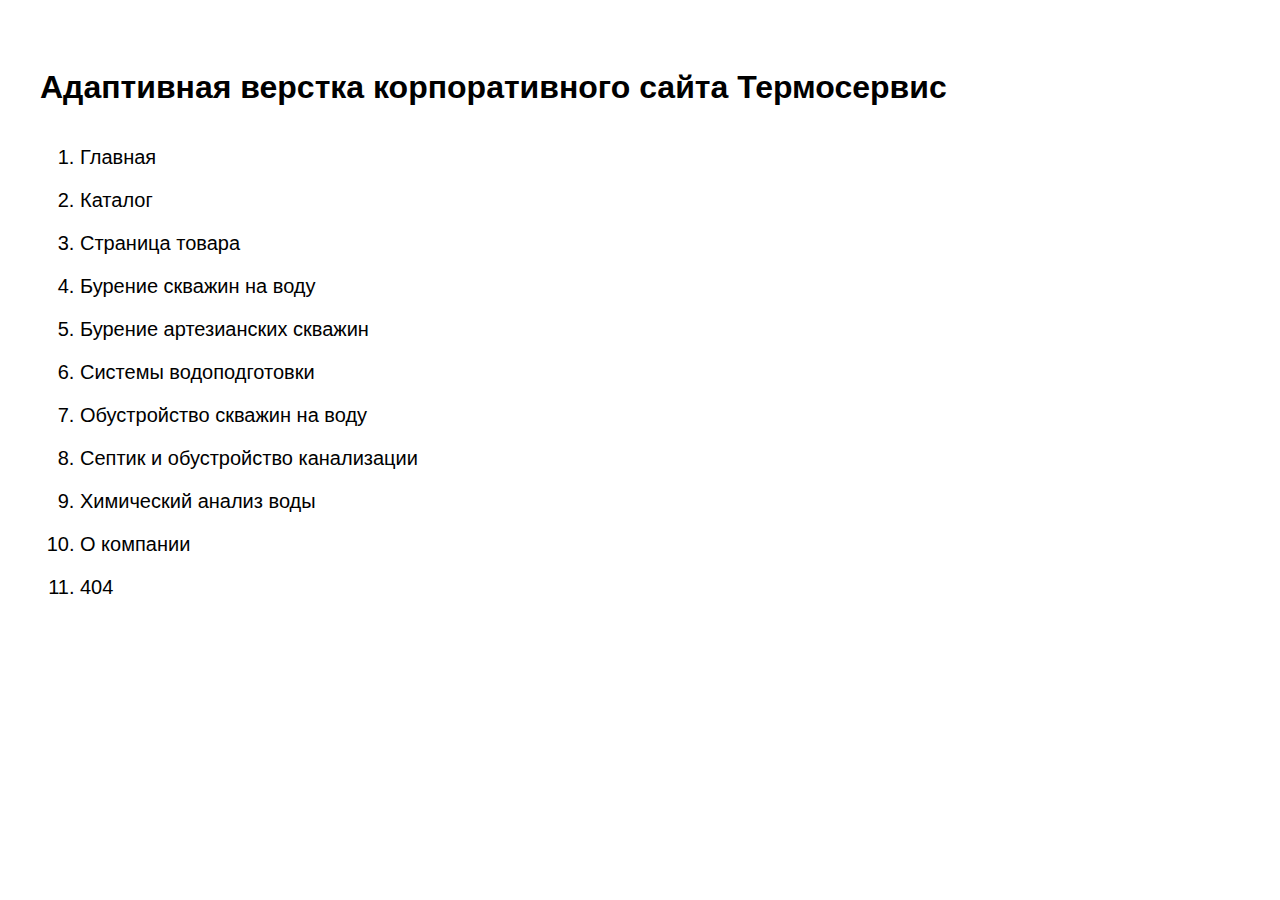
<file: index.html>
<!DOCTYPE html>
<html lang="ru"><head>
    <meta charset="UTF-8">
    <meta http-equiv="X-UA-Compatible" content="IE=edge">
    <meta name="viewport" content="width=device-width, initial-scale=1">
    <title>Термосервис</title>
    <style>
      .wrap-index {
        max-width: 1200px;
        margin: 0 auto;
        padding: 40px 15px;
      }
      
      img {
        width: 100%;
        max-width: 800px;
        height: auto;
      }
      
      h1 {
        margin-bottom: 40px;
        font-family: sans-serif;
        font-size: 32px;
      }
      
      p {
        margin: 0 0 50px;
        font-family: sans-serif;
        font-size: 18px;
      }
      
      ol {
        font-family: sans-serif;
      }
      
      ol li {
        font-size: 20px;
        margin-bottom: 20px;
      }
      
      ol li a {
        color: #000;
        text-decoration: none;
        transition: color .3s;
      }
      
      ol li a:hover {
        color: red;
      }
      
      @media (max-width: 576px) {
        h1 {
          font-size: 24px;
        }
      }
      
    </style>
  </head>
  <body>
    <div class="wrap-index">
      <h1>Адаптивная верстка корпоративного сайта Термосервис</h1>
      <ol>
        <li><a href="main.html" target="_blank" >Главная</a></li>
        <li><a href="catalog.html" target="_blank" >Каталог</a></li>
        <li><a href="product.html" target="_blank" >Страница товара</a></li>
        <li><a href="burenie-skvazhin-na-vodu.html" target="_blank" >Бурение скважин на воду</a></li>
        <li><a href="burenie-artezianskih-skvazhin.html" target="_blank" >Бурение артезианских скважин</a></li>
        <li><a href="sistemi-vodopodqotovki.html" target="_blank" >Системы водоподготовки</a></li>
        <li><a href="obustrojstvo-skvazhin-na-vodu.html" target="_blank" >Обустройство скважин на воду</a></li>
        <li><a href="septik-i-obustrojstvo-kanalizacii.html" target="_blank" >Септик и обустройство канализации</a></li>
        <li><a href="himicheskij-analiz-vody.html" target="_blank" >Химический анализ воды</a></li>
        <li><a href="company.html" target="_blank" >О компании</a></li>
        <li><a href="404.html" target="_blank" >404</a></li>
      </ol>
    </div>
  
</body></html>
</file>
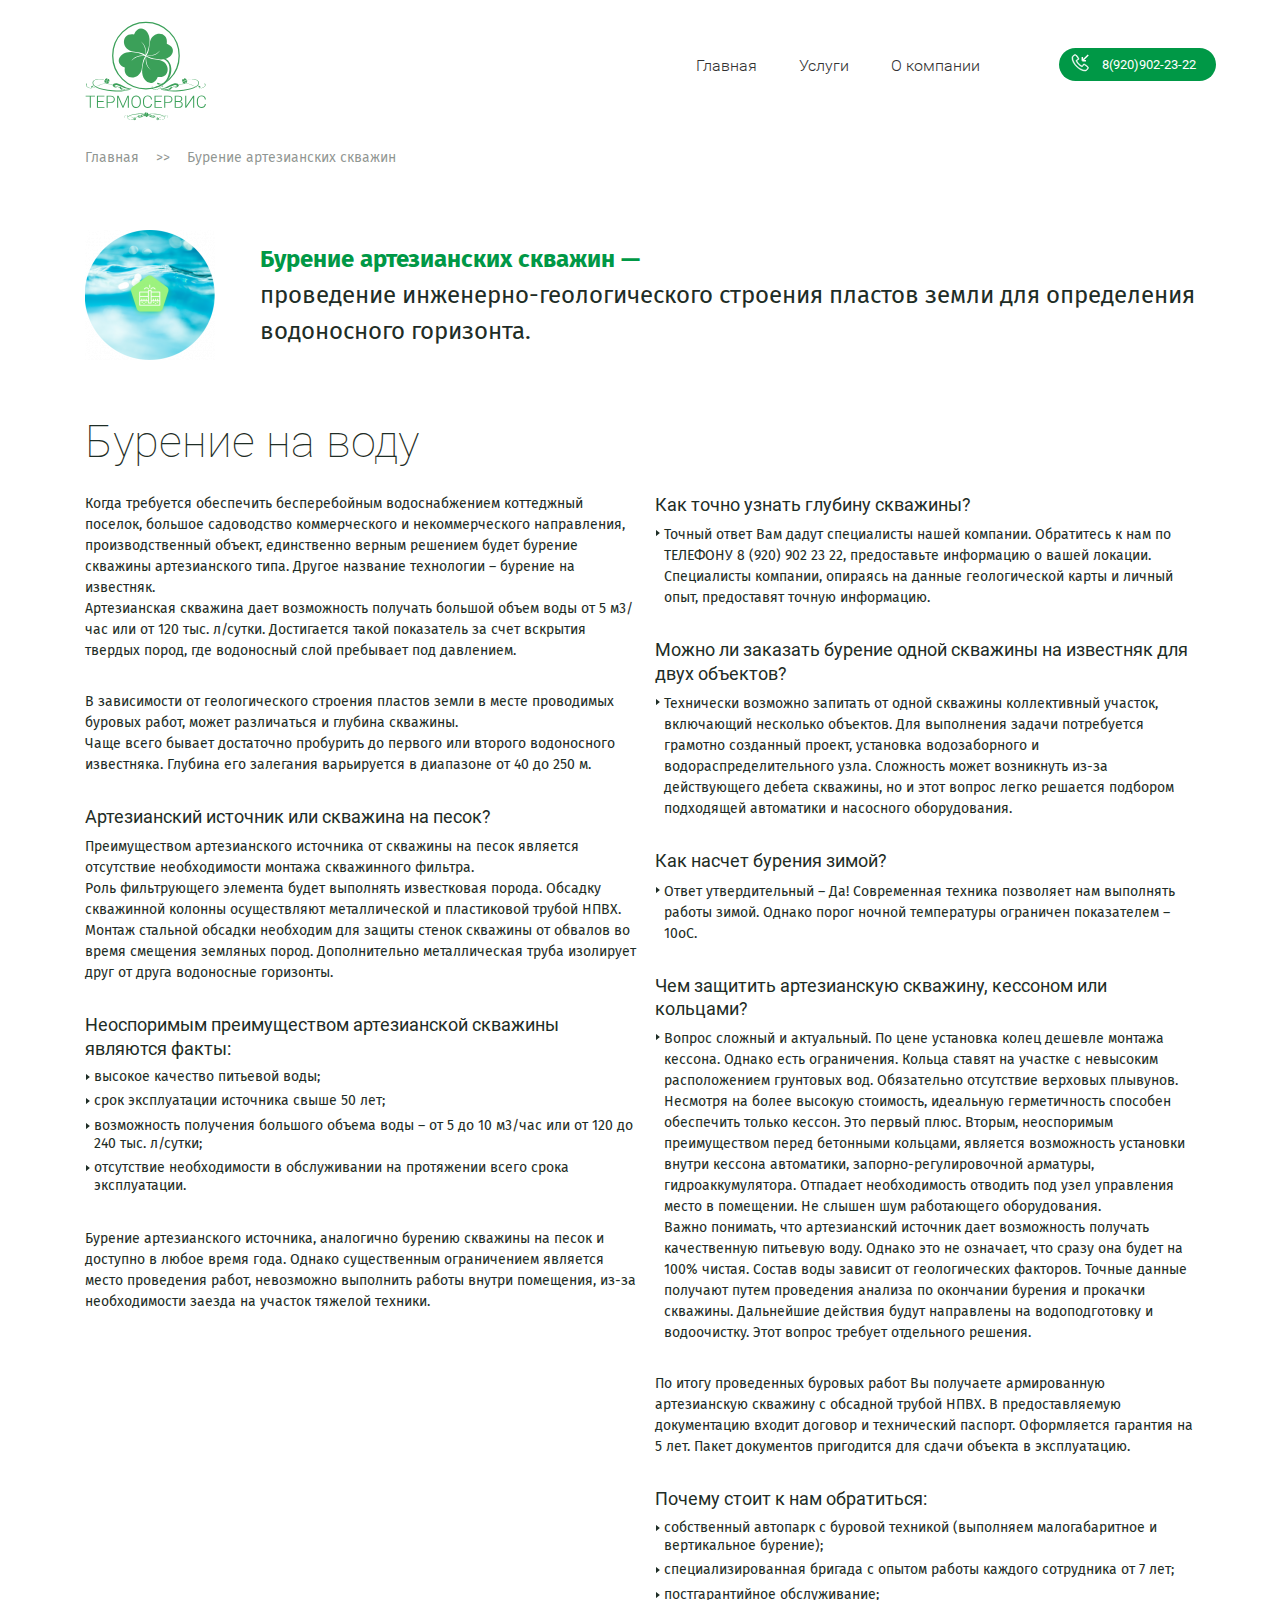
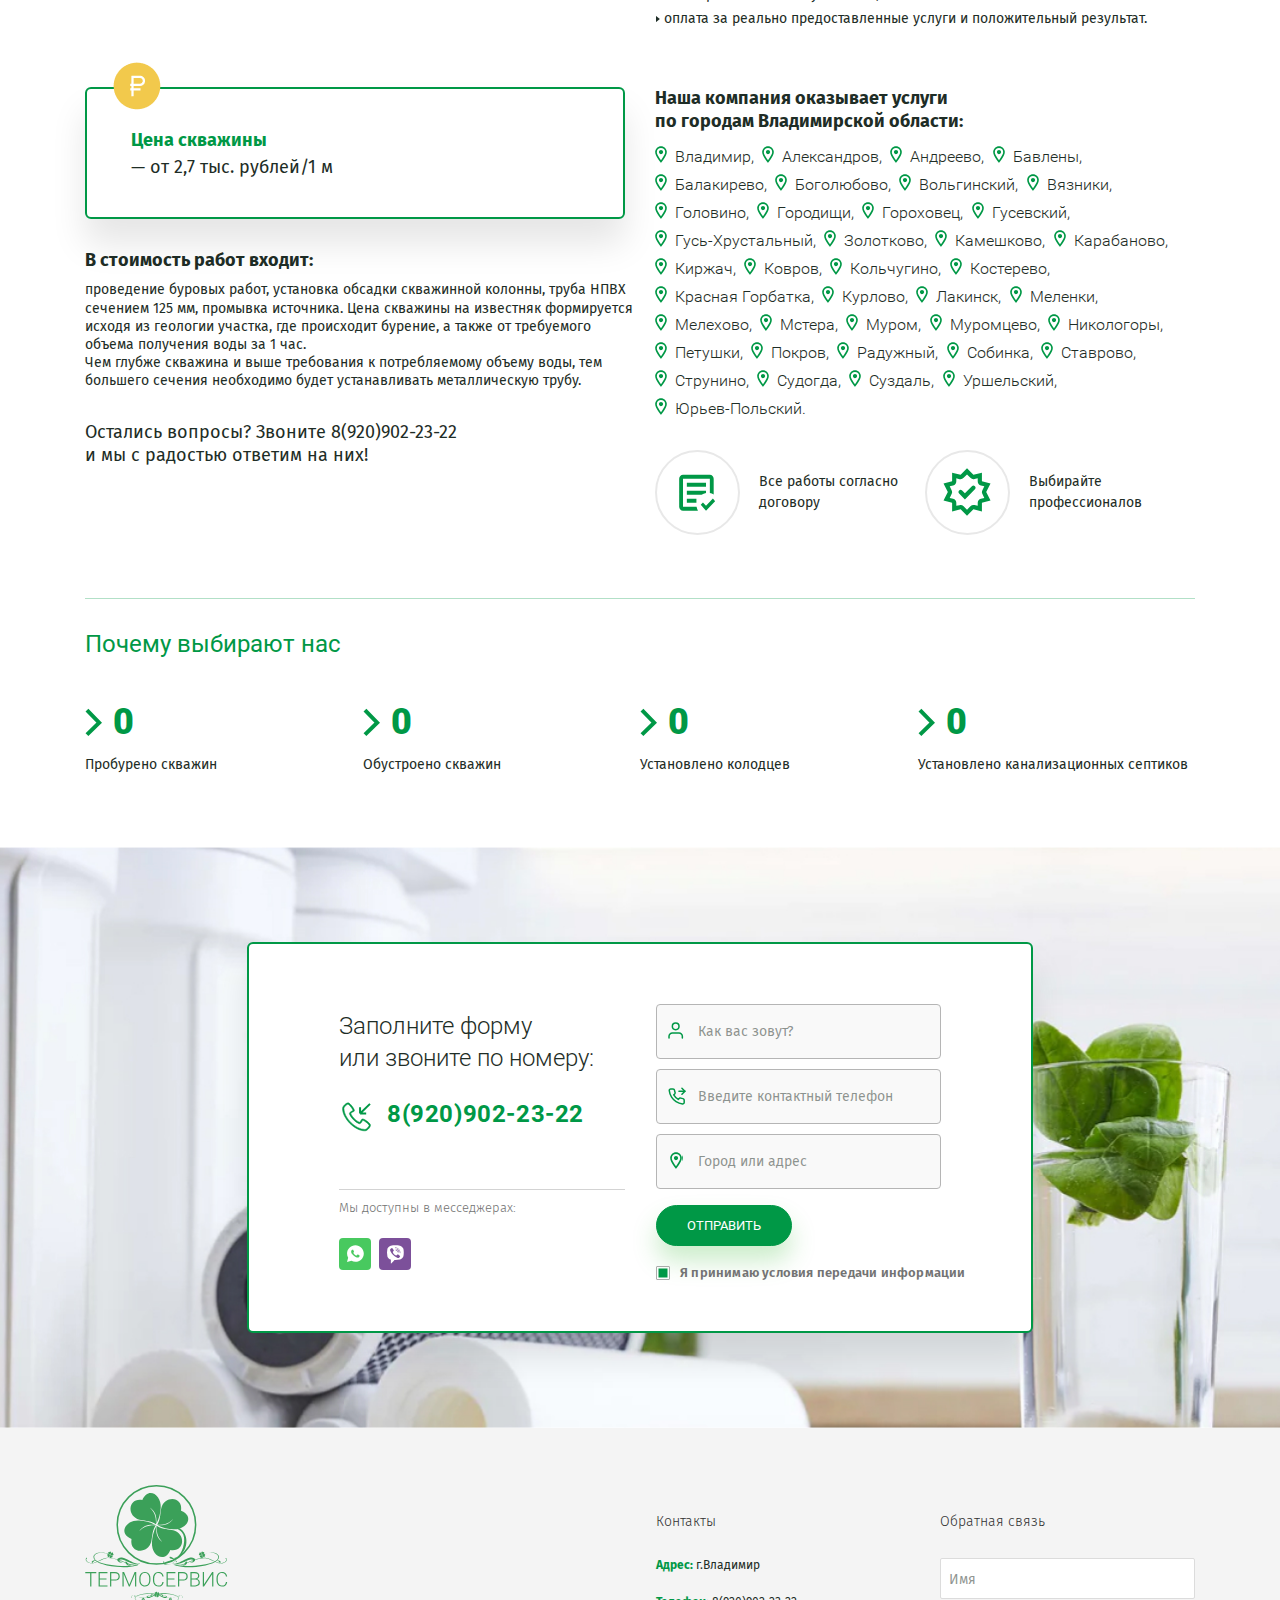
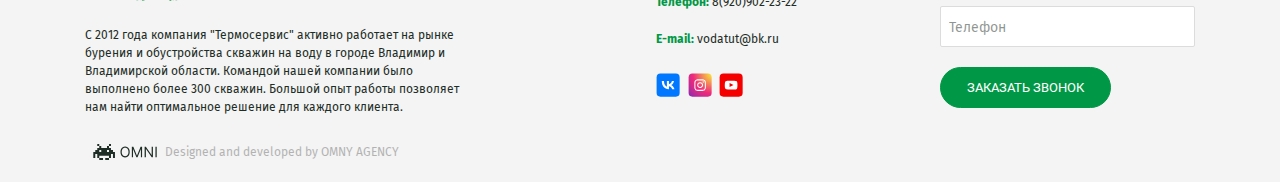
<file: burenie-artezianskih-skvazhin.html>
﻿<!DOCTYPE html>
<html lang="ru">

<head>
            <meta http-equiv="Content-Type" content="text/html; charset=[(modx_charset)]">
        <!-- <base href="/"> -->
        <title>Бурение во Владимире: артезианские скважины под ключ  - Термосервис</title>
        
        <meta name="keywords" content="артезианская скважина, бурение на известняк, бурение на воду, бурение артезианских скважин">
        <meta name="description" content="Бурение скважин во Владимире - артезианские скважины по низким ценам, бурение на известняк высокого качества, гарантия. Консультация по тел.: 8(920)902-23-22">
        <!-- Removed by WebCopy --><!--<base href="https://voda33.su/">--><!-- Removed by WebCopy -->

        <meta http-equiv="X-UA-Compatible" content="IE=edge">
        <meta name="viewport" content="width=device-width, initial-scale=1, maximum-scale=1">
        <!-- Template Basic Images Start -->
        <!--
        <meta property="og:image" content="path/to/image.jpg">
        -->
        <link rel="icon" href="theme/img/favicon/favicon.ico">
        <link rel="apple-touch-icon" sizes="180x180" href="theme/img/favicon/apple-touch-icon-180x180.png">
        <!-- Template Basic Images End -->
        <!-- Custom Browsers Color Start -->
        <meta name="theme-color" content="#000">
		<meta name="cmsmagazine" content="ee2d2778bcd81db04e7487b7b5857b15">
        <!-- Custom Browsers Color End -->
                <!-- CSS Libs -->
        <link rel="stylesheet" href="theme/libs/swiper-master/swiper.min.css">
        <link rel="stylesheet" href="theme/libs/fancybox/jquery.fancybox.min.css">
        <!-- CSS Custom -->
        <link rel="stylesheet" href="theme/css/main.min.css">
            <link rel="stylesheet" href="theme/css/custom.css">
    
    <!-- Yandex.Metrika counter -->
    <script type="text/javascript">
        (function(m,e,t,r,i,k,a){m[i]=m[i]||function(){(m[i].a=m[i].a||[]).push(arguments)};
            m[i].l=1*new Date();k=e.createElement(t),a=e.getElementsByTagName(t)[0],k.async=1,k.src=r,a.parentNode.insertBefore(k,a)})
        (window, document, "script", "https://mc.yandex.ru/metrika/tag.js", "ym");

        ym(57288943, "init", {
            clickmap:true,
            trackLinks:true,
            accurateTrackBounce:true
        });
    </script>
    <noscript><div><img src="watch/57288943" style="position:absolute; left:-9999px;" alt=""></div></noscript>
    <!-- /Yandex.Metrika counter -->
</head>

<body>

<!-- Custom HTML -->
<div class="main-wrapper">
    <!-- absolute поверх контента -->
    <header class="">
        <div class="my-container">
            <div class="123 h-logo">
                <a href="main.html">
                    <svg width="122" height="100" viewbox="0 0 143 118" fill="none" xmlns="http://www.w3.org/2000/svg">
                        <path
                            d="M71.4331 80.0841C93.0906 80.0841 110.647 62.5272 110.647 40.8697C110.647 19.2123 93.0906 1.6554 71.4331 1.6554C49.7756 1.6554 32.2188 19.2123 32.2188 40.8697C32.2188 62.5272 49.7756 80.0841 71.4331 80.0841Z"
                            stroke="#3BA059" stroke-width="1.5" stroke-miterlimit="22.9256"></path>
                        <path fill-rule="evenodd" clip-rule="evenodd"
                            d="M71.8464 110.557L71.8462 110.558L71.8467 110.558C71.823 110.833 71.797 111.057 71.857 111.377C71.9262 111.659 72.0964 111.909 72.2999 112.082L72.2759 112.109C72.0611 111.924 71.8605 111.648 71.7987 111.387C71.7506 111.134 71.7666 110.91 71.7931 110.655C71.5804 111.059 71.4501 111.504 71.4068 111.956C71.2969 113.1 72.447 113.809 72.9497 112.661L71.8714 110.605L72.9497 112.661C74.1803 112.901 74.3344 111.329 73.2466 110.991C72.9288 110.893 72.3631 110.903 71.9479 110.636C71.8501 110.573 71.8464 110.557 71.8464 110.557V110.557Z"
                            fill="#3BA059"></path>
                        <path fill-rule="evenodd" clip-rule="evenodd"
                            d="M71.9588 110.539C72.3629 110.752 72.8072 110.882 73.259 110.926C74.4036 111.038 75.114 109.888 73.966 109.384L71.9087 110.46L73.966 109.384C74.2077 108.154 72.6355 107.998 72.2968 109.085C72.1979 109.403 72.2075 109.969 71.9404 110.384C71.8822 110.474 71.8638 110.484 71.8613 110.485C72.1361 110.508 72.3607 110.535 72.6804 110.475C72.9619 110.405 73.2118 110.235 73.3853 110.032L73.4117 110.056C73.2275 110.27 72.951 110.471 72.6903 110.533C72.4377 110.581 72.2131 110.565 71.9588 110.539V110.539Z"
                            fill="#3BA059"></path>
                        <path fill-rule="evenodd" clip-rule="evenodd"
                            d="M71.7654 110.543C71.3355 110.298 70.8555 110.15 70.3669 110.103C69.2222 109.993 68.5131 111.143 69.6618 111.646L71.6944 110.58C71.4467 110.558 71.2325 110.54 70.9371 110.596C70.6554 110.665 70.4055 110.835 70.232 111.038L70.2058 111.014C70.3898 110.8 70.6664 110.599 70.9272 110.537C71.2143 110.483 71.4651 110.511 71.7647 110.543C71.7652 110.543 71.7654 110.543 71.7654 110.543V110.543ZM71.6944 110.58L69.6618 111.646C69.4214 112.876 70.9936 113.03 71.3311 111.943C71.4297 111.625 71.4196 111.059 71.6862 110.644C71.7035 110.617 71.7173 110.597 71.7281 110.583L71.6944 110.58Z"
                            fill="#3BA059"></path>
                        <path fill-rule="evenodd" clip-rule="evenodd"
                            d="M71.7869 110.463C72.0311 110.033 72.1793 109.554 72.2263 109.065C72.3361 107.921 71.186 107.211 70.6832 108.36L71.7499 110.394C71.7715 110.146 71.7897 109.931 71.7342 109.635C71.665 109.354 71.4949 109.104 71.2913 108.93L71.3153 108.904C71.5301 109.088 71.7307 109.365 71.7925 109.625C71.8472 109.913 71.8191 110.163 71.7869 110.463ZM71.7499 110.394L70.6832 108.36C69.4527 108.12 69.2986 109.692 70.3863 110.029C70.7041 110.128 71.2699 110.118 71.685 110.385C71.7123 110.402 71.7323 110.416 71.7469 110.427L71.7499 110.394Z"
                            fill="#3BA059"></path>
                        <path
                            d="M87.9308 80.0303C88.5654 80.0477 89.8048 80.6418 92.7387 80.0612C98.5021 78.9193 101.781 76.3567 104.612 75.7969C107.342 75.256 107.896 75.9263 108.004 76.4709C108.084 76.8804 107.889 77.486 106.777 77.7077C105.764 77.9081 105.118 77.8237 104.493 77.5917L104.363 77.724C105.061 78.3298 106.534 78.6056 107.343 78.4461C108.152 78.2846 110.458 77.1908 110.176 75.7583C109.878 74.2572 107.861 73.0968 104.523 73.758C100.274 74.5998 95.3068 78.7028 91.0582 79.5447C88.7334 80.0051 88.6501 79.5536 87.5098 79.6375L87.9308 80.0303V80.0303Z"
                            fill="#3BA059"></path>
                        <path
                            d="M130.857 77.418C130.857 77.418 133.064 75.7601 133.798 77.4661C134.305 78.6509 135.519 79.2828 135.758 78.3474C135.982 77.4725 134.832 76.6555 133.83 76.4991C132.828 76.3407 131.964 76.2874 130.857 77.418V77.418Z"
                            fill="#3BA059"></path>
                        <path
                            d="M92.6511 81.4648C93.4614 81.4455 97.4525 81.4038 100.426 79.8029C103.399 78.2039 115.228 72.8125 121.768 74.4589C128.31 76.1055 133.104 80.7337 137.975 79.1565C142.845 77.5803 141.724 74.7655 141.275 74.1676C140.827 73.5692 140.115 73.9979 140.6 74.5466C141.082 75.0962 141.486 75.1743 141.098 76.1542C140.714 77.1338 140.593 77.5543 138.509 78.5157C136.426 79.4784 134.973 79.5627 131.326 78.0676C127.68 76.5721 124.19 74.6074 121.54 74.1154C118.892 73.624 116.821 73.3992 109.447 75.6574C102.072 77.9135 99.6389 80.2732 95.49 80.6462C91.3412 81.0181 91.1299 80.8287 89.5457 80.6427C89.5457 80.6427 88.9671 80.8555 89.5642 81.0368C90.1612 81.2152 91.9682 81.4808 92.6511 81.4648V81.4648Z"
                            fill="#3BA059"></path>
                        <path
                            d="M95.3633 81.8675C95.3633 81.8675 99.0915 81.7819 99.6121 79.8833C100.088 78.1367 101.526 76.6321 101.957 77.9215C102.385 79.2126 101.221 80.5933 99.5214 81.2885C97.8225 81.9839 96.5964 81.9626 95.3633 81.8675V81.8675Z"
                            fill="#3BA059"></path>
                        <path
                            d="M133.999 72.8665C133.738 69.7677 129.297 68.2951 125.34 68.6289C122.482 68.8696 120.053 69.6167 119.15 70.0428C118.614 70.2776 118.296 70.432 118.302 70.4956C118.307 70.56 118.843 70.3549 119.165 70.2318C120.774 69.6191 123.162 69.0672 125.471 68.8731C128.329 68.6318 132.963 69.7692 133.225 72.868C133.567 76.9158 126.876 80.2829 110.058 81.7009C102.143 82.3681 95.0884 82.0711 89.8389 80.8579C89.9625 80.8068 89.5338 80.938 89.5391 81.0005C89.5453 81.0643 89.9693 81.2755 90.7051 81.4683C96.3079 82.9384 101.48 83.6981 111.154 82.8822C124.675 81.7424 134.405 77.6738 133.999 72.8665V72.8665Z"
                            fill="#3BA059"></path>
                        <path fill-rule="evenodd" clip-rule="evenodd"
                            d="M117.093 70.7477L117.093 70.747L117.093 70.7469C117.021 70.438 116.954 70.1866 116.969 69.8125C117.001 69.4806 117.153 69.168 117.356 68.9368L117.324 68.9107C117.11 69.156 116.928 69.5039 116.901 69.811C116.888 70.1068 116.944 70.36 117.016 70.6454C116.707 70.2205 116.485 69.7364 116.36 69.2292C116.045 67.9448 117.237 66.9469 117.999 68.1705L117.114 70.6894L117.999 68.1705C119.36 67.6928 119.796 69.4565 118.614 70.0211C118.269 70.186 117.624 70.2684 117.195 70.6407C117.094 70.7285 117.093 70.7477 117.093 70.7477V70.7477Z"
                            fill="#3BA059"></path>
                        <path fill-rule="evenodd" clip-rule="evenodd"
                            d="M117.222 70.7502C117.647 70.4406 118.131 70.2181 118.637 70.0932C119.922 69.7767 120.921 70.9668 119.698 71.7308L117.178 70.8478L119.698 71.7308C120.177 73.0909 118.414 73.5291 117.848 72.3479C117.683 72.0027 117.6 71.3573 117.227 70.9296C117.146 70.8365 117.123 70.8282 117.12 70.8275C117.429 70.755 117.68 70.6882 118.054 70.7033C118.386 70.7353 118.699 70.8875 118.93 71.0903L118.956 71.0587C118.711 70.8447 118.362 70.6623 118.055 70.6353C117.76 70.6225 117.507 70.6779 117.222 70.7502V70.7502Z"
                            fill="#3BA059"></path>
                        <path fill-rule="evenodd" clip-rule="evenodd"
                            d="M117.003 70.7777C116.554 71.1273 116.033 71.3758 115.484 71.5103C114.2 71.8253 113.202 70.6343 114.426 69.8715L116.916 70.7472C116.638 70.8129 116.397 70.8689 116.051 70.855C115.719 70.823 115.407 70.6708 115.176 70.4679L115.15 70.4995C115.395 70.7136 115.743 70.896 116.05 70.9229C116.386 70.9375 116.667 70.8639 117.002 70.7776C117.003 70.7777 117.003 70.7777 117.003 70.7777ZM116.916 70.7472L114.426 69.8715C113.948 68.511 115.712 68.0747 116.276 69.2564C116.441 69.6019 116.524 70.2473 116.896 70.6754C116.92 70.7032 116.939 70.7234 116.954 70.7381L116.916 70.7472V70.7472Z"
                            fill="#3BA059"></path>
                        <path fill-rule="evenodd" clip-rule="evenodd"
                            d="M117.04 70.8648C117.389 71.3133 117.637 71.8346 117.772 72.3824C118.087 73.6669 116.896 74.6648 116.133 73.4411L117.009 70.9495C117.075 71.2283 117.131 71.4694 117.117 71.8155C117.085 72.1474 116.933 72.46 116.73 72.6912L116.762 72.7172C116.976 72.472 117.158 72.1241 117.185 71.817C117.2 71.4812 117.126 71.2004 117.04 70.8648V70.8648ZM117.009 70.9495L116.133 73.4411C114.772 73.9189 114.336 72.1552 115.518 71.5906C115.863 71.4256 116.509 71.3433 116.937 70.9709C116.965 70.9465 116.986 70.9273 117 70.9123L117.009 70.9495Z"
                            fill="#3BA059"></path>
                        <path
                            d="M54.5156 79.9719C53.8811 79.9894 52.6417 80.5834 49.7077 80.0028C43.9443 78.861 40.6659 76.2984 37.8341 75.7386C35.1042 75.1976 34.5501 75.868 34.4429 76.4126C34.3626 76.8221 34.5571 77.4276 35.6696 77.6494C36.6824 77.8497 37.3284 77.7653 37.9531 77.5334L38.0837 77.6656C37.3854 78.2714 35.9128 78.5472 35.1034 78.3878C34.2947 78.2263 31.9884 77.1324 32.2709 75.6999C32.5686 74.1989 34.585 73.0385 37.9237 73.6996C42.1724 74.5414 47.1397 78.6444 51.3882 79.4864C53.7131 79.9467 53.7964 79.4953 54.9367 79.5792L54.5156 79.9719V79.9719Z"
                            fill="#3BA059"></path>
                        <path
                            d="M11.5883 77.3596C11.5883 77.3596 9.38184 75.7017 8.64817 77.4077C8.141 78.5925 6.92714 79.2244 6.68746 78.289C6.46346 77.4142 7.61327 76.5971 8.61609 76.4407C9.61784 76.2823 10.4816 76.2291 11.5883 77.3596V77.3596Z"
                            fill="#3BA059"></path>
                        <path
                            d="M49.7948 81.4064C48.9845 81.3872 44.9934 81.3455 42.0196 79.7446C39.0468 78.1456 27.2175 72.7542 20.6776 74.4006C14.1364 76.0471 9.3419 80.6754 4.47053 79.0981C-0.398938 77.522 0.721761 74.7072 1.17047 74.1092C1.61894 73.5109 2.3305 73.9396 1.84638 74.4883C1.36381 75.0379 0.960257 75.116 1.34765 76.0959C1.73219 77.0755 1.85304 77.4959 3.93674 78.4574C6.02009 79.4201 7.47269 79.5044 11.1201 78.0093C14.7661 76.5138 18.2563 74.549 20.9057 74.0571C23.5539 73.5657 25.6252 73.3409 32.9992 75.599C40.3742 77.8552 42.8071 80.2149 46.9559 80.5879C51.1047 80.9598 51.316 80.7703 52.9003 80.5844C52.9003 80.5844 53.4788 80.7972 52.8817 80.9785C52.2847 81.1569 50.4778 81.4225 49.7948 81.4064V81.4064Z"
                            fill="#3BA059"></path>
                        <path
                            d="M47.0839 81.8092C47.0839 81.8092 43.3556 81.7235 42.835 79.8249C42.3591 78.0783 40.921 76.5737 40.4905 77.8631C40.0624 79.1542 41.2257 80.5349 42.9257 81.2301C44.6246 81.9255 45.8508 81.9042 47.0839 81.8092Z"
                            fill="#3BA059"></path>
                        <path
                            d="M8.44683 72.8081C8.70754 69.7094 13.1486 68.2367 17.1059 68.5705C19.9642 68.8113 22.3932 69.5584 23.2965 69.9845C23.8319 70.2193 24.15 70.3737 24.1435 70.4372C24.1391 70.5016 23.6031 70.2965 23.281 70.1734C21.6718 69.5607 19.2841 69.0089 16.9749 68.8147C14.1166 68.5735 9.48256 69.7108 9.22125 72.8097C8.87878 76.8575 15.57 80.2245 32.3878 81.6426C40.3031 82.3098 47.3575 82.0127 52.607 80.7996C52.4835 80.7485 52.9122 80.8796 52.9069 80.9422C52.9007 81.006 52.4767 81.2171 51.7409 81.41C46.1381 82.8801 40.9655 83.6398 31.2923 82.8239C17.7713 81.684 8.04066 77.6155 8.44683 72.8081V72.8081Z"
                            fill="#3BA059"></path>
                        <path fill-rule="evenodd" clip-rule="evenodd"
                            d="M25.3517 70.6894L25.3522 70.6887L25.3516 70.6885C25.4241 70.3796 25.4911 70.1282 25.4759 69.7542C25.4439 69.4223 25.2917 69.1096 25.0889 68.8784L25.1206 68.8524C25.3345 69.0976 25.5169 69.4456 25.5439 69.7526C25.5567 70.0484 25.5012 70.3016 25.4287 70.5871C25.7379 70.1621 25.9599 69.678 26.0843 69.1708C26.3993 67.8864 25.2082 66.8886 24.4454 68.1122L25.3312 70.631L24.4454 68.1122C23.085 67.6345 22.6485 69.3982 23.8304 69.9627C24.1758 70.1277 24.8213 70.21 25.2494 70.5823C25.3504 70.6701 25.3517 70.6894 25.3517 70.6894V70.6894Z"
                            fill="#3BA059"></path>
                        <path fill-rule="evenodd" clip-rule="evenodd"
                            d="M25.222 70.6918C24.7976 70.3822 24.3136 70.1597 23.8066 70.0348C22.5225 69.7182 21.5234 70.9083 22.7462 71.6724L25.266 70.7894L22.7462 71.6724C22.2669 73.0325 24.0301 73.4707 24.596 72.2895C24.7614 71.9443 24.8444 71.2989 25.2171 70.8711C25.2983 70.7781 25.321 70.7698 25.324 70.7691C25.0153 70.6966 24.764 70.6298 24.3902 70.6449C24.0582 70.6769 23.7455 70.8291 23.5143 71.0319L23.4884 71.0003C23.7335 70.7863 24.0816 70.6039 24.3887 70.5769C24.6841 70.5641 24.9369 70.6195 25.222 70.6918V70.6918Z"
                            fill="#3BA059"></path>
                        <path fill-rule="evenodd" clip-rule="evenodd"
                            d="M25.4414 70.7193C25.8901 71.0689 26.4117 71.3174 26.96 71.4519C28.2444 71.7669 29.2422 70.5759 28.0185 69.8131L25.5285 70.6888C25.8067 70.7545 26.0474 70.8105 26.3929 70.7966C26.7249 70.7646 27.0376 70.6124 27.2688 70.4095L27.2947 70.4411C27.0496 70.6551 26.7015 70.8375 26.3946 70.8645C26.0587 70.8791 25.7778 70.8055 25.4422 70.7192C25.4416 70.7193 25.4414 70.7193 25.4414 70.7193ZM25.5285 70.6888L28.0185 69.8131C28.4963 68.4526 26.7326 68.0162 26.1681 69.198C26.0031 69.5435 25.9208 70.1888 25.5485 70.617C25.5242 70.6448 25.5053 70.665 25.4906 70.6797L25.5285 70.6888V70.6888Z"
                            fill="#3BA059"></path>
                        <path fill-rule="evenodd" clip-rule="evenodd"
                            d="M25.4049 70.8064C25.0557 71.2549 24.8074 71.7762 24.673 72.324C24.358 73.6085 25.5491 74.6064 26.3119 73.3827L25.4356 70.8912C25.3698 71.1699 25.3136 71.411 25.3275 71.7571C25.3596 72.089 25.5117 72.4016 25.7145 72.6329L25.6829 72.6588C25.469 72.4136 25.2865 72.0657 25.2595 71.7586C25.2449 71.4228 25.3185 71.142 25.4049 70.8064V70.8064ZM25.4356 70.8912L26.3119 73.3827C27.6724 73.8605 28.1088 72.0968 26.9269 71.5322C26.5815 71.3672 25.936 71.285 25.5079 70.9125C25.4797 70.8881 25.4593 70.8689 25.4444 70.854L25.4356 70.8912Z"
                            fill="#3BA059"></path>
                        <path fill-rule="evenodd" clip-rule="evenodd"
                            d="M71.0262 40.3575L71.0298 40.35C71.2199 30.8165 68.8927 27.9721 65.3202 23.8992C65.1034 23.6521 65.6608 24.0843 65.3634 23.8337C70.5524 28.2077 71.886 32.1659 71.3363 39.7665L71.3926 39.655C74.0789 34.5527 75.3432 29.4751 75.7269 23.7641C76.6341 10.2662 62.8709 2.31419 57.3452 15.9904L70.7167 39.8062L57.3452 15.9904C42.7935 13.5776 41.5103 32.1189 54.4153 35.7215C58.1864 36.7742 64.8348 36.4643 69.8063 39.46C70.9786 40.1664 71.0265 40.3575 71.0262 40.3575V40.3575Z"
                            fill="#3BA059"></path>
                        <path fill-rule="evenodd" clip-rule="evenodd"
                            d="M82.5176 78.7842C87.0131 77.3375 91.2803 74.9704 94.8595 71.8819C106.418 61.9087 101.735 42.4158 89.3263 43.5802L89.4481 44.5668C92.438 44.3454 95.2094 46.5267 96.9941 48.5913C101.588 53.905 98.3105 67.2251 93.7682 71.4967C89.2259 75.7684 86.4607 76.4406 82.3037 77.9948L82.5176 78.7842V78.7842Z"
                            fill="#3BA059"></path>
                        <path
                            d="M70.9861 110.875C71.2995 110.866 71.9115 110.573 73.3603 110.86C76.2062 111.424 77.825 112.689 79.2233 112.965C80.5712 113.233 80.8449 112.902 80.8977 112.633C80.9374 112.43 80.8413 112.131 80.2921 112.022C79.7919 111.923 79.473 111.965 79.1645 112.079L79.1 112.014C79.4448 111.715 80.1719 111.579 80.5717 111.657C80.971 111.737 82.1097 112.277 81.9703 112.984C81.8233 113.726 80.8275 114.299 79.179 113.972C77.0811 113.557 74.6283 111.531 72.5304 111.115C71.3825 110.888 71.3413 111.11 70.7783 111.069L70.9861 110.875V110.875Z"
                            fill="#3BA059"></path>
                        <path
                            d="M92.1826 112.165C92.1826 112.165 93.2721 112.984 93.6344 112.141C93.8848 111.556 94.4841 111.244 94.6026 111.706C94.7131 112.138 94.1454 112.542 93.6502 112.619C93.1556 112.697 92.7291 112.723 92.1826 112.165Z"
                            fill="#3BA059"></path>
                        <path
                            d="M73.3169 110.167C73.717 110.176 75.6877 110.197 77.1563 110.987C78.6241 111.777 84.4652 114.439 87.6946 113.626C90.9245 112.813 93.2919 110.528 95.6974 111.307C98.1018 112.085 97.5484 113.475 97.3268 113.77C97.1054 114.065 96.754 113.854 96.9931 113.583C97.2314 113.311 97.4307 113.273 97.2393 112.789C97.0495 112.305 96.9898 112.098 95.961 111.623C94.9322 111.148 94.2149 111.106 92.4138 111.844C90.6135 112.583 88.8901 113.553 87.5819 113.796C86.2743 114.038 85.2514 114.149 81.6103 113.034C77.9687 111.92 76.7673 110.755 74.7187 110.571C72.6701 110.387 72.5658 110.481 71.7835 110.573C71.7835 110.573 71.4977 110.467 71.7927 110.378C72.0875 110.29 72.9797 110.159 73.3169 110.167V110.167Z"
                            fill="#3BA059"></path>
                        <path
                            d="M74.6553 109.968C74.6553 109.968 76.4962 110.01 76.7532 110.948C76.9883 111.81 77.6984 112.553 77.911 111.916C78.1224 111.279 77.5479 110.597 76.7084 110.254C75.8696 109.91 75.2642 109.921 74.6553 109.968V109.968Z"
                            fill="#3BA059"></path>
                        <path
                            d="M93.735 114.412C93.6062 115.943 91.4133 116.67 89.4592 116.505C88.0479 116.386 86.8484 116.017 86.4024 115.807C86.138 115.691 85.9809 115.615 85.9842 115.583C85.9864 115.551 86.251 115.653 86.4101 115.713C87.2046 116.016 88.3837 116.288 89.524 116.384C90.9352 116.503 93.2236 115.942 93.3525 114.412C93.5217 112.413 90.2176 110.75 81.9133 110.05C78.0048 109.721 74.5214 109.867 71.9293 110.466C71.9903 110.492 71.7787 110.427 71.7813 110.396C71.7842 110.364 71.9936 110.26 72.357 110.165C75.1236 109.439 77.6777 109.064 82.4542 109.467C89.1307 110.03 93.9355 112.039 93.735 114.412V114.412Z"
                            fill="#3BA059"></path>
                        <path fill-rule="evenodd" clip-rule="evenodd"
                            d="M85.3854 115.459L85.3852 115.459L85.3855 115.459C85.3496 115.612 85.3166 115.736 85.3241 115.92C85.3399 116.084 85.415 116.239 85.5152 116.353L85.4996 116.366C85.3939 116.245 85.3039 116.073 85.2906 115.921C85.2841 115.775 85.3116 115.65 85.3474 115.509C85.1947 115.719 85.0851 115.958 85.0237 116.208C84.8681 116.843 85.4562 117.335 85.8329 116.731L85.3955 115.487L85.8329 116.731C86.5047 116.967 86.7202 116.096 86.1366 115.817C85.966 115.736 85.6474 115.695 85.4359 115.511C85.3861 115.468 85.3854 115.459 85.3854 115.459V115.459Z"
                            fill="#3BA059"></path>
                        <path fill-rule="evenodd" clip-rule="evenodd"
                            d="M85.4508 115.457C85.6604 115.61 85.8994 115.72 86.1496 115.782C86.7837 115.938 87.2771 115.351 86.6733 114.973L85.429 115.409L86.6733 114.973C86.9099 114.302 86.0393 114.085 85.7599 114.669C85.6782 114.839 85.6372 115.158 85.4531 115.369C85.4131 115.415 85.4019 115.419 85.4004 115.419C85.5529 115.455 85.6769 115.488 85.8616 115.481C86.0254 115.465 86.1798 115.39 86.294 115.289L86.3068 115.305C86.1857 115.411 86.0139 115.501 85.8623 115.514C85.7164 115.52 85.5915 115.493 85.4508 115.457V115.457Z"
                            fill="#3BA059"></path>
                        <path fill-rule="evenodd" clip-rule="evenodd"
                            d="M85.3418 115.444C85.1203 115.271 84.8628 115.149 84.592 115.082C83.9578 114.927 83.4651 115.515 84.0693 115.891L85.2988 115.459C85.1616 115.426 85.0426 115.399 84.872 115.406C84.7081 115.422 84.5537 115.497 84.4395 115.597L84.4267 115.581C84.5478 115.476 84.7196 115.385 84.8713 115.372C85.037 115.365 85.1757 115.401 85.3415 115.444C85.3417 115.444 85.3418 115.444 85.3418 115.444V115.444ZM85.2988 115.459L84.0693 115.891C83.8334 116.563 84.7043 116.779 84.9831 116.195C85.0645 116.025 85.1052 115.706 85.2891 115.494C85.3009 115.481 85.3103 115.471 85.3176 115.463L85.2988 115.459V115.459Z"
                            fill="#3BA059"></path>
                        <path fill-rule="evenodd" clip-rule="evenodd"
                            d="M85.3587 115.401C85.5312 115.179 85.6538 114.922 85.7202 114.651C85.8758 114.017 85.2876 113.524 84.911 114.129L85.3435 115.359C85.3761 115.221 85.4039 115.102 85.397 114.931C85.3812 114.768 85.306 114.613 85.2058 114.499L85.2215 114.486C85.3271 114.607 85.4172 114.779 85.4305 114.931C85.4378 115.096 85.4014 115.235 85.3587 115.401V115.401ZM85.3435 115.359L84.911 114.129C84.2391 113.893 84.0237 114.764 84.6072 115.042C84.7778 115.124 85.0965 115.165 85.3079 115.348C85.3218 115.36 85.3319 115.37 85.3393 115.377L85.3435 115.359V115.359Z"
                            fill="#3BA059"></path>
                        <path
                            d="M72.5857 110.866C72.2724 110.857 71.6604 110.564 70.2116 110.85C67.3658 111.414 65.7469 112.68 64.3486 112.956C63.0007 113.223 62.727 112.892 62.674 112.623C62.6345 112.421 62.7305 112.122 63.2799 112.013C63.78 111.914 64.099 111.955 64.4074 112.07L64.4718 112.005C64.127 111.705 63.4 111.569 63.0002 111.648C62.601 111.728 61.4622 112.268 61.6016 112.975C61.7486 113.716 62.7443 114.289 64.3928 113.963C66.4908 113.547 68.9436 111.521 71.0414 111.105C72.1895 110.878 72.2306 111.101 72.7936 111.06L72.5857 110.866V110.866Z"
                            fill="#3BA059"></path>
                        <path
                            d="M51.39 112.156C51.39 112.156 50.3004 112.974 49.9382 112.132C49.6877 111.547 49.0884 111.235 48.97 111.697C48.8595 112.129 49.4271 112.532 49.9224 112.609C50.417 112.688 50.8435 112.714 51.39 112.156Z"
                            fill="#3BA059"></path>
                        <path
                            d="M70.2551 110.157C69.855 110.167 67.8841 110.187 66.4157 110.978C64.9478 111.768 59.1067 114.43 55.8774 113.617C52.6475 112.804 50.28 110.518 47.8746 111.297C45.4702 112.075 46.0236 113.465 46.2451 113.761C46.4666 114.056 46.8178 113.844 46.5789 113.573C46.3405 113.302 46.1413 113.263 46.3325 112.78C46.5225 112.296 46.5821 112.088 47.611 111.614C48.6398 111.138 49.357 111.097 51.158 111.835C52.9584 112.573 54.6817 113.543 55.9901 113.786C57.2977 114.029 58.3205 114.14 61.9617 113.025C65.6033 111.911 66.8047 110.746 68.8533 110.562C70.9019 110.378 71.0062 110.471 71.7885 110.563C71.7885 110.563 72.0741 110.458 71.7793 110.369C71.4845 110.281 70.5923 110.149 70.2551 110.157Z"
                            fill="#3BA059"></path>
                        <path
                            d="M68.9169 109.959C68.9169 109.959 67.076 110.001 66.819 110.938C66.5839 111.801 65.8738 112.544 65.6612 111.907C65.4498 111.27 66.0242 110.588 66.8636 110.244C67.7026 109.901 68.308 109.912 68.9169 109.959V109.959Z"
                            fill="#3BA059"></path>
                        <path
                            d="M49.8381 114.403C49.9669 115.933 52.1598 116.66 54.1139 116.496C55.5252 116.377 56.7246 116.008 57.1707 115.797C57.435 115.681 57.5922 115.605 57.5889 115.574C57.5867 115.542 57.3221 115.643 57.163 115.704C56.3685 116.007 55.1894 116.279 54.0491 116.375C52.6377 116.494 50.3495 115.933 50.2205 114.402C50.0514 112.404 53.3555 110.741 61.6598 110.041C65.5683 109.711 69.0516 109.858 71.6437 110.457C71.5828 110.482 71.7944 110.418 71.7917 110.387C71.7887 110.355 71.5793 110.251 71.2161 110.156C68.4494 109.43 65.8953 109.055 61.1189 109.458C54.4424 110.02 49.6376 112.029 49.8381 114.403Z"
                            fill="#3BA059"></path>
                        <path fill-rule="evenodd" clip-rule="evenodd"
                            d="M58.1865 115.449L58.1867 115.45L58.1865 115.45C58.2223 115.602 58.2553 115.726 58.2478 115.911C58.2321 116.075 58.1569 116.229 58.0567 116.343L58.0724 116.356C58.1781 116.235 58.2681 116.063 58.2815 115.912C58.2877 115.766 58.2604 115.641 58.2245 115.5C58.3772 115.71 58.4869 115.949 58.5483 116.199C58.7039 116.833 58.1157 117.326 57.7391 116.722L58.1764 115.478L57.7391 116.722C57.0672 116.958 56.8518 116.087 57.4354 115.808C57.6059 115.727 57.9246 115.686 58.136 115.502C58.1859 115.459 58.1866 115.449 58.1865 115.449V115.449Z"
                            fill="#3BA059"></path>
                        <path fill-rule="evenodd" clip-rule="evenodd"
                            d="M58.1225 115.448C57.9128 115.601 57.6739 115.711 57.4235 115.773C56.7894 115.929 56.2961 115.341 56.8999 114.964L58.1441 115.4L56.8999 114.964C56.6632 114.292 57.5339 114.076 57.8133 114.659C57.895 114.83 57.936 115.148 58.1201 115.36C58.1601 115.406 58.1713 115.41 58.1727 115.41C58.0204 115.446 57.8963 115.479 57.7117 115.471C57.5478 115.455 57.3934 115.38 57.2792 115.28L57.2664 115.296C57.3875 115.401 57.5593 115.492 57.711 115.505C57.8568 115.511 57.9816 115.484 58.1225 115.448V115.448Z"
                            fill="#3BA059"></path>
                        <path fill-rule="evenodd" clip-rule="evenodd"
                            d="M58.2314 115.435C58.4531 115.262 58.7106 115.139 58.9813 115.073C59.6155 114.917 60.1083 115.505 59.504 115.882L58.2745 115.45C58.4118 115.417 58.5308 115.389 58.7013 115.396C58.8653 115.412 59.0197 115.487 59.1339 115.588L59.1466 115.572C59.0256 115.466 58.8538 115.376 58.7021 115.363C58.5363 115.356 58.3976 115.392 58.2319 115.435C58.2316 115.435 58.2314 115.435 58.2314 115.435V115.435ZM58.2745 115.45L59.504 115.882C59.74 116.554 58.8691 116.769 58.5903 116.186C58.5088 116.015 58.4682 115.696 58.2843 115.485C58.2724 115.471 58.2631 115.461 58.2557 115.454L58.2745 115.45Z"
                            fill="#3BA059"></path>
                        <path fill-rule="evenodd" clip-rule="evenodd"
                            d="M58.2132 115.391C58.0407 115.17 57.9182 114.913 57.8518 114.642C57.6962 114.008 58.2845 113.515 58.661 114.119L58.2284 115.35C58.1958 115.212 58.1681 115.093 58.175 114.922C58.1908 114.758 58.2659 114.604 58.3661 114.49L58.3505 114.477C58.2449 114.598 58.1548 114.77 58.1414 114.921C58.1343 115.087 58.1705 115.226 58.2132 115.391V115.391ZM58.2284 115.35L58.661 114.119C59.3328 113.883 59.5483 114.754 58.9648 115.033C58.7942 115.115 58.4755 115.155 58.264 115.339C58.2501 115.351 58.24 115.361 58.2328 115.368L58.2284 115.35Z"
                            fill="#3BA059"></path>
                        <path
                            d="M92.2258 72.8632C92.2258 72.8632 89.1772 75.0108 87.6299 73.7936C86.2088 72.6721 84.1578 72.3173 84.5782 73.6099C85.0016 74.9027 86.7579 75.3213 88.5381 74.8696C90.3176 74.4188 91.2908 73.6727 92.2258 72.8632Z"
                            fill="#3BA059"></path>
                        <path
                            d="M96.6692 70.8134C91.1723 74.7229 88.3858 80.7763 83.2742 81.0756C78.1648 81.3752 78.1869 78.3457 78.3878 77.6256C78.5883 76.9052 79.4069 77.0463 79.1553 77.7333C78.9051 78.4207 78.5575 78.6399 79.2742 79.4122C79.9884 80.1854 80.2535 80.5333 82.5441 80.6724C84.8348 80.8127 86.2191 80.3639 89.0745 77.6464C91.9284 74.9289 94.4669 71.831 96.757 70.4105C98.368 69.4113 97.6226 70.1338 96.6692 70.8134Z"
                            fill="#3BA059"></path>
                        <path
                            d="M91.4208 75.5717C91.4208 75.5717 90.4204 76.5777 91.2371 77.072C91.8044 77.4143 92.0402 78.077 91.547 78.1329C91.0857 78.1849 90.7511 77.5417 90.7424 77.0199C90.7328 76.4987 90.7668 76.0551 91.4208 75.5717V75.5717Z"
                            fill="#3BA059"></path>
                        <path fill-rule="evenodd" clip-rule="evenodd"
                            d="M71.9072 40.8613L71.9148 40.8646C81.4501 40.898 84.2558 38.5243 88.2695 34.8854C88.513 34.6646 88.0899 35.2289 88.3357 34.9276C84.0476 40.1877 80.1118 41.5862 72.5032 41.1615L72.6156 41.216C77.7614 43.818 82.8591 44.9988 88.5757 45.2885C102.087 45.9735 109.811 32.0815 96.046 26.7813L72.4534 40.5427L96.046 26.7813C98.2192 12.192 79.6594 11.2138 76.2694 24.1763C75.2788 27.9642 75.6981 34.6066 72.7844 39.6267C72.0975 40.8104 71.9072 40.8615 71.9072 40.8613V40.8613Z"
                            fill="#3BA059"></path>
                        <path fill-rule="evenodd" clip-rule="evenodd"
                            d="M71.6458 41.5756L71.6423 41.5831C71.4522 51.1166 73.7794 53.9609 77.3519 58.0338C77.5686 58.2809 77.0113 57.8487 77.3086 58.0993C72.1196 53.7254 70.7861 49.7671 71.3358 42.1665L71.2795 42.278C68.5932 47.3804 67.3288 52.4579 66.9451 58.169C66.038 71.6669 79.8011 79.6188 85.3269 65.9427L71.9554 42.1268L85.3269 65.9427C99.8785 68.3554 101.162 49.8142 88.2568 46.2116C84.4857 45.1588 77.8373 45.4687 72.8658 42.473C71.6935 41.7667 71.6456 41.5756 71.6458 41.5756V41.5756Z"
                            fill="#3BA059"></path>
                        <path fill-rule="evenodd" clip-rule="evenodd"
                            d="M70.8864 41.2659L70.8789 41.2623C61.3457 41.0606 58.4985 43.3843 54.4212 46.9519C54.1739 47.1684 54.6068 46.6115 54.3558 46.9085C58.736 41.7248 62.6959 40.3962 70.2958 40.9552L70.1844 40.8987C65.0853 38.2061 60.0093 36.9356 54.2988 36.545C40.8019 35.6213 32.8332 49.3748 46.5026 54.9173L70.3347 41.5747L46.5026 54.9173C44.0721 69.4659 62.6119 70.7717 66.2301 57.8712C67.2875 54.1014 66.9857 47.4526 69.9875 42.4848C70.6952 41.3133 70.8864 41.2657 70.8864 41.2659V41.2659Z"
                            fill="#3BA059"></path>
                        <path d="M11.2845 89.1383H6.38174V102.412H5.17324V89.1383H0.280273V88.1067H11.2845V89.1383Z"
                            fill="#3BA059"></path>
                        <path
                            d="M21.5028 95.5542H14.8118V101.39H22.5049V102.412H13.6033V88.1067H22.4558V89.1383H14.8118V94.5324H21.5028V95.5542Z"
                            fill="#3BA059"></path>
                        <path
                            d="M26.268 96.5859V102.412H25.0595V88.1067H29.9328C31.4197 88.1067 32.5922 88.4866 33.4502 89.2464C34.3149 90.0062 34.7472 91.051 34.7472 92.3807C34.7472 93.7234 34.3312 94.7616 33.4994 95.4953C32.6741 96.2223 31.4754 96.5859 29.9033 96.5859H26.268ZM26.268 95.564H29.9328C31.1053 95.564 31.9994 95.2857 32.6151 94.7289C33.2308 94.1721 33.5387 93.3959 33.5387 92.4003C33.5387 91.4112 33.2308 90.6252 32.6151 90.0423C32.0059 89.4527 31.138 89.1514 30.0114 89.1383H26.268V95.564Z"
                            fill="#3BA059"></path>
                        <path
                            d="M39.0605 88.1067L44.3366 100.732L49.6324 88.1067H51.2437V102.412H50.0352V96.183L50.1335 89.7966L44.8082 102.412H43.8748L38.5692 89.8458L38.6674 96.1437V102.412H37.4589V88.1067H39.0605Z"
                            fill="#3BA059"></path>
                        <path
                            d="M65.4412 96.0357C65.4412 97.3522 65.2119 98.5083 64.7534 99.504C64.3015 100.5 63.653 101.266 62.808 101.803C61.9631 102.34 60.9871 102.609 59.8801 102.609C58.2098 102.609 56.8605 102.013 55.8321 100.821C54.8037 99.6219 54.2896 98.0072 54.2896 95.9767V94.5029C54.2896 93.1994 54.5188 92.0466 54.9773 91.0444C55.4424 90.0357 56.0974 89.2628 56.9424 88.7257C57.7873 88.182 58.76 87.9102 59.8605 87.9102C60.9609 87.9102 61.9303 88.1755 62.7687 88.706C63.6137 89.2366 64.2654 89.9866 64.724 90.956C65.1825 91.9254 65.4215 93.0488 65.4412 94.3261V96.0357ZM64.2327 94.4833C64.2327 92.7606 63.843 91.4112 63.0635 90.4353C62.284 89.4593 61.2163 88.9713 59.8605 88.9713C58.5308 88.9713 57.4697 89.4626 56.6771 90.4451C55.8911 91.4211 55.4981 92.7868 55.4981 94.5422V96.0357C55.4981 97.7321 55.8911 99.0782 56.6771 100.074C57.4631 101.063 58.5308 101.557 59.8801 101.557C61.2491 101.557 62.3168 101.069 63.0831 100.093C63.8495 99.1109 64.2327 97.7452 64.2327 95.9963V94.4833Z"
                            fill="#3BA059"></path>
                        <path
                            d="M78.6168 97.9516C78.4531 99.4581 77.9127 100.611 76.9957 101.41C76.0852 102.209 74.8701 102.609 73.3505 102.609C72.2894 102.609 71.3494 102.343 70.5307 101.813C69.7184 101.282 69.0896 100.532 68.6442 99.5629C68.1988 98.5869 67.9728 97.4734 67.9663 96.2223V94.3654C67.9663 93.0946 68.189 91.968 68.6344 90.9855C69.0798 90.003 69.7184 89.2464 70.5503 88.7159C71.3887 88.1787 72.3516 87.9102 73.4389 87.9102C74.9717 87.9102 76.1802 88.3261 77.0644 89.158C77.9553 89.9833 78.4727 91.1263 78.6168 92.587H77.3985C77.0972 90.1569 75.7773 88.9418 73.4389 88.9418C72.142 88.9418 71.1071 89.4265 70.3342 90.396C69.5678 91.3654 69.1846 92.7049 69.1846 94.4145V96.1634C69.1846 97.814 69.558 99.1306 70.3047 100.113C71.058 101.096 72.0732 101.587 73.3505 101.587C74.6147 101.587 75.5677 101.286 76.2097 100.683C76.8516 100.074 77.2478 99.1633 77.3985 97.9516H78.6168Z"
                            fill="#3BA059"></path>
                        <path
                            d="M89.4541 95.5542H82.7631V101.39H90.4562V102.412H81.5546V88.1067H90.4071V89.1383H82.7631V94.5324H89.4541V95.5542Z"
                            fill="#3BA059"></path>
                        <path
                            d="M94.2193 96.5859V102.412H93.0108V88.1067H97.8841C99.371 88.1067 100.543 88.4866 101.402 89.2464C102.266 90.0062 102.698 91.051 102.698 92.3807C102.698 93.7234 102.283 94.7616 101.451 95.4953C100.625 96.2223 99.4267 96.5859 97.8546 96.5859H94.2193ZM94.2193 95.564H97.8841C99.0566 95.564 99.9507 95.2857 100.566 94.7289C101.182 94.1721 101.49 93.3959 101.49 92.4003C101.49 91.4112 101.182 90.6252 100.566 90.0423C99.9572 89.4527 99.0893 89.1514 97.9627 89.1383H94.2193V95.564Z"
                            fill="#3BA059"></path>
                        <path
                            d="M105.41 102.412V88.1067H109.635C111.168 88.1067 112.33 88.4244 113.123 89.0597C113.916 89.6886 114.312 90.6187 114.312 91.8501C114.312 92.5903 114.109 93.2355 113.703 93.7857C113.303 94.3293 112.753 94.7191 112.052 94.9549C112.884 95.1383 113.552 95.5477 114.056 96.183C114.567 96.8184 114.823 97.552 114.823 98.3839C114.823 99.6481 114.413 100.637 113.595 101.351C112.782 102.059 111.649 102.412 110.195 102.412H105.41ZM106.619 95.5346V101.39H110.244C111.279 101.39 112.098 101.128 112.701 100.604C113.31 100.074 113.614 99.3402 113.614 98.4035C113.614 97.5193 113.323 96.8217 112.74 96.3108C112.163 95.7933 111.364 95.5346 110.343 95.5346H106.619ZM106.619 94.5226H109.92C110.929 94.5029 111.708 94.2671 112.258 93.8151C112.815 93.3566 113.094 92.6918 113.094 91.8206C113.094 90.9036 112.805 90.2289 112.229 89.7966C111.659 89.3578 110.794 89.1383 109.635 89.1383H106.619V94.5226Z"
                            fill="#3BA059"></path>
                        <path
                            d="M127.153 88.1067H128.362V102.412H127.153V90.17L119.008 102.412H117.79V88.1067H119.008V100.339L127.153 88.1067Z"
                            fill="#3BA059"></path>
                        <path
                            d="M142.166 97.9516C142.003 99.4581 141.462 100.611 140.545 101.41C139.635 102.209 138.42 102.609 136.9 102.609C135.839 102.609 134.899 102.343 134.08 101.813C133.268 101.282 132.639 100.532 132.194 99.5629C131.748 98.5869 131.522 97.4734 131.516 96.2223V94.3654C131.516 93.0946 131.739 91.968 132.184 90.9855C132.629 90.003 133.268 89.2464 134.1 88.7159C134.938 88.1787 135.901 87.9102 136.989 87.9102C138.521 87.9102 139.73 88.3261 140.614 89.158C141.505 89.9833 142.022 91.1263 142.166 92.587H140.948C140.647 90.1569 139.327 88.9418 136.989 88.9418C135.692 88.9418 134.657 89.4265 133.884 90.396C133.117 91.3654 132.734 92.7049 132.734 94.4145V96.1634C132.734 97.814 133.108 99.1306 133.854 100.113C134.608 101.096 135.623 101.587 136.9 101.587C138.164 101.587 139.117 101.286 139.759 100.683C140.401 100.074 140.797 99.1633 140.948 97.9516H142.166Z"
                            fill="#3BA059"></path>
                    </svg>
                </a>
            </div>

            <span class="h-adap-mnu"><span>Меню</span></span>

            <ul class="h-mnu">

                <li><a href="main.html">Главная</a></li>
                <!-- h-with-sub внутри еще одно меню, которое появляется при наведении -->
                <li class="h-with-sub  ">
                    <a class="link">Услуги</a>
                    <ul class="hws-ul">
                        <li><a href="burenie-skvazhin-na-vodu.html">Бурение скважин на воду</a></li>
                        <li><a href="burenie-artezianskih-skvazhin.html">Бурение артезианских скважин</a></li>
                        <li><a href="sistemi-vodopodqotovki.html">Системы водоподготовки</a></li>
                        <li><a href="obustrojstvo-skvazhin-na-vodu.html">Обустройство скважин на воду</a></li>
                        <li><a href="septik-i-obustrojstvo-kanalizacii.html">Септик и обустройство канализации</a></li>
                        <li><a href="himicheskij-analiz-vody.html">Химический анализ воды</a></li>
                    </ul>
                </li>
                <li><a href="company.html">О компании</a></li>


            </ul>


            <a href="tel:89209022322" class="h-phone">
                <div class="hp-img">
                    <svg width="18" height="18" viewbox="0 0 18 18" fill="none" xmlns="http://www.w3.org/2000/svg">
                        <path
                            d="M14.2132 16.9983C12.743 16.9983 11.179 16.5816 9.56439 15.7599C8.07593 15.0021 6.60574 13.9173 5.31237 12.6225C4.01901 11.3277 2.93566 9.8561 2.17857 8.36707C1.35838 6.75188 0.94165 5.18815 0.94165 3.71821C0.94165 2.76537 1.82991 1.84489 2.21095 1.4938C2.75967 0.988327 3.62302 0.398193 4.25062 0.398193C4.56275 0.398193 4.92802 0.602374 5.40203 1.04062C5.75484 1.36764 6.15248 1.81086 6.55012 2.32214C6.79004 2.63091 7.98628 4.20708 7.98628 4.96322C7.98628 5.58323 7.63763 5.44565 6.89548 5.90132C6.60825 6.07728 6.34925 6.32028 6.13507 6.49209C5.90595 6.67552 5.86527 6.77263 5.85863 6.79421C6.64644 8.758 9.0547 11.1658 11.018 11.9527C11.0354 11.9469 11.1326 11.9087 11.3193 11.6763C11.4912 11.4622 11.6738 11.165 11.8498 10.8787C12.3064 10.1366 12.347 9.94408 12.9672 9.94408C13.7234 9.94408 15.2999 11.1401 15.6087 11.38C16.1201 11.7776 16.5634 12.1751 16.8904 12.5279C17.3288 13.001 17.533 13.367 17.533 13.6791C17.533 14.3066 16.9427 15.1723 16.438 15.7234C16.086 16.1069 15.1654 16.9991 14.2124 16.9991L14.2132 16.9983ZM4.24647 1.2282C4.02399 1.23235 3.42545 1.50459 2.77461 2.10385C2.15699 2.67324 1.77263 3.29159 1.77263 3.71821C1.77263 9.30331 8.63296 16.1683 14.2132 16.1683C14.6391 16.1683 15.2575 15.7823 15.827 15.1615C16.4272 14.5074 16.6995 13.9065 16.7037 13.6832C16.6771 13.5255 16.2404 12.9122 15.0458 11.9925C14.019 11.2024 13.1863 10.7782 12.9721 10.7733C12.7172 10.8441 12.6639 11.1389 12.5571 11.3119C12.0922 12.0681 11.6531 12.7827 11.0147 12.7827C10.9117 12.7827 10.8105 12.7628 10.7133 12.7238C8.5342 11.8523 5.95742 9.27592 5.08576 7.09716C4.98117 6.83571 4.96456 6.42569 5.47925 5.95922C5.87714 5.59878 6.62068 5.24702 7.15613 4.95658C7.15032 4.74244 6.72694 3.90994 5.93665 2.88323C5.01684 1.68885 4.40336 1.2531 4.24564 1.22571L4.24647 1.2282Z"
                            fill="#009846" stroke="#009846" stroke-width="0.5"></path>
                        <path d="M17.2264 1.01343L11.333 6.71821M11.333 6.71821H14.9633M11.333 6.71821V2.97291"
                            stroke="#009846" stroke-width="1.5"></path>
                    </svg>
                </div>
                8(920)902-23-22
            </a>
        </div>
    </header>
    <!--breadcrumbs-->
    <div class="breadcrumbs">
        <div class="my-container">
          <ul>
            <li><a href="main.html">Главная</a></li>
            <li>Бурение артезианских скважин</li>
          </ul>
        </div>
      </div>
    <div class="s-services">
        <div class="my-container">
            <div class="ss-top">
                <div class="sst-img"><img src="assets/cache/images/06circles-servive-130x130-80c.png"
                        alt="Бурение артезианских скважин —"></div>
                <div class="sst-txt">
                    <p><span>Бурение артезианских скважин —</span> <br>проведение инженерно-геологического строения
                        пластов земли для определения водоносного горизонта. </p>
                </div>
            </div>
            <h1 class="h1">Бурение на воду</h1>
            <div class="ss-middle">
                <div class="ssm-items">
                    <div class="ssm-itm">
                        <p class="ssm-p">Когда требуется обеспечить бесперебойным водоснабжением коттеджный поселок,
                            большое садоводство коммерческого и некоммерческого направления, производственный объект,
                            единственно верным решением будет бурение скважины артезианского типа. Другое название
                            технологии – бурение на известняк. <br>
                            Артезианская скважина дает возможность получать большой объем воды от 5 м3/час или от 120
                            тыс. л/сутки. Достигается такой показатель за счет вскрытия твердых пород, где водоносный
                            слой пребывает под давлением.</p>
                        <p class="ssm-p">В зависимости от геологического строения пластов земли в месте проводимых
                            буровых работ, может различаться и глубина скважины. <br>
                            Чаще всего бывает достаточно пробурить до первого или второго водоносного известняка.
                            Глубина его залегания варьируется в диапазоне от 40 до 250 м.</p> <span
                            class="ssm-hdr">Артезианский источник или скважина на песок?</span>
                        <p class="ssm-p">Преимуществом артезианского источника от скважины на песок является отсутствие
                            необходимости монтажа скважинного фильтра. <br>Роль фильтрующего элемента будет выполнять
                            известковая порода. Обсадку скважинной колонны осуществляют металлической и пластиковой
                            трубой НПВХ. Монтаж стальной обсадки необходим для защиты стенок скважины от обвалов во
                            время смещения земляных пород. Дополнительно металлическая труба изолирует друг от друга
                            водоносные горизонты.</p> <span class="ssm-hdr">Неоспоримым преимуществом артезианской
                            скважины являются факты:</span>
                        <ul class="ssm-ul">
                            <li>высокое качество питьевой воды;</li>
                            <li>срок эксплуатации источника свыше 50 лет;</li>
                            <li>возможность получения большого объема воды – от 5 до 10 м3/час или от 120 до 240 тыс.
                                л/сутки;</li>
                            <li>отсутствие необходимости в обслуживании на протяжении всего срока эксплуатации.</li>
                        </ul>
                        <p class="ssm-p">Бурение артезианского источника, аналогично бурению скважины на песок и
                            доступно в любое время года. Однако существенным ограничением является место проведения
                            работ, невозможно выполнить работы внутри помещения, из-за необходимости заезда на участок
                            тяжелой техники.</p>
                    </div>
                    <div class="ssm-itm">
                        <span class="ssm-hdr">Как точно узнать глубину скважины?</span>
                        <p class="ssm-p with-arr">Точный ответ Вам дадут специалисты нашей компании. Обратитесь к нам по
                            ТЕЛЕФОНУ 8 (920) 902 23 22, предоставьте информацию о вашей локации. Специалисты компании,
                            опираясь на данные геологической карты и личный опыт, предоставят точную информацию.</p>
                        <span class="ssm-hdr">Можно ли заказать бурение одной скважины на известняк для двух
                            объектов?</span>
                        <p class="ssm-p with-arr">Технически возможно запитать от одной скважины коллективный участок,
                            включающий несколько объектов. Для выполнения задачи потребуется грамотно созданный проект,
                            установка водозаборного и водораспределительного узла. Сложность может возникнуть из-за
                            действующего дебета скважины, но и этот вопрос легко решается подбором подходящей автоматики
                            и насосного оборудования.</p> <span class="ssm-hdr">Как насчет бурения зимой?</span>
                        <p class="ssm-p with-arr">Ответ утвердительный – Да! Современная техника позволяет нам выполнять
                            работы зимой. Однако порог ночной температуры ограничен показателем –10оС.</p> <span
                            class="ssm-hdr">Чем защитить артезианскую скважину, кессоном или кольцами?</span>
                        <p class="ssm-p with-arr">Вопрос сложный и актуальный. По цене установка колец дешевле монтажа
                            кессона. Однако есть ограничения. Кольца ставят на участке с невысоким расположением
                            грунтовых вод. Обязательно отсутствие верховых плывунов. Несмотря на более высокую
                            стоимость, идеальную герметичность способен обеспечить только кессон. Это первый плюс.
                            Вторым, неоспоримым преимуществом перед бетонными кольцами, является возможность установки
                            внутри кессона автоматики, запорно-регулировочной арматуры, гидроаккумулятора. Отпадает
                            необходимость отводить под узел управления место в помещении. Не слышен шум работающего
                            оборудования.<br>
                            Важно понимать, что артезианский источник дает возможность получать качественную питьевую
                            воду. Однако это не означает, что сразу она будет на 100% чистая. Состав воды зависит от
                            геологических факторов. Точные данные получают путем проведения анализа по окончании бурения
                            и прокачки скважины. Дальнейшие действия будут направлены на водоподготовку и водоочистку.
                            Этот вопрос требует отдельного решения.
                        </p>
                        <p class="ssm-p">По итогу проведенных буровых работ Вы получаете армированную артезианскую
                            скважину с обсадной трубой НПВХ. В предоставляемую документацию входит договор и технический
                            паспорт. Оформляется гарантия на 5 лет. Пакет документов пригодится для сдачи объекта в
                            эксплуатацию.</p> <span class="ssm-hdr">Почему стоит к нам обратиться:</span>
                        <ul class="ssm-ul">
                            <li>собственный автопарк с буровой техникой (выполняем малогабаритное и вертикальное
                                бурение);</li>
                            <li>специализированная бригада с опытом работы каждого сотрудника от 7 лет;</li>
                            <li>постгарантийное обслуживание;</li>
                            <li>оплата за реально предоставленные услуги и положительный результат.</li>
                        </ul>
                    </div>
                </div>
            </div>

            <div class="ss-btm">
                <div class="ssb-itm">
                    <div class="ssb-price-block">
                        <p><span>Цена скважины</span>— от 2,7 тыс. рублей/1 м</p>
                    </div>

                    <span class="ssb-hdr">В стоимость работ входит:</span>
                    <p class="ssb-p">проведение буровых работ, установка обсадки скважинной колонны, труба НПВХ сечением
                        125 мм, промывка источника. Цена скважины на известняк формируется исходя из геологии участка,
                        где происходит бурение, а также от требуемого объема получения воды за 1 час.<br>
                        Чем глубже скважина и выше требования к потребляемому объему воды, тем большего сечения
                        необходимо будет устанавливать металлическую трубу.</p>

                    <span class="ssb-quest">Остались вопросы? <a href="tel:89209022322">Звоните 8(920)902-23-22</a>
                        <br>и мы с радостью ответим на них!</span>

                </div>
                <div class="ssb-itm">
                    <span class="ssb-hdr">Наша компания оказывает услуги <br> по городам Владимирской области:</span>

                    <div class="ssb-markers">
                        <span>Владимир, </span>&nbsp
                        <span>Александров, </span>&nbsp
                        <span>Андреево, </span>&nbsp
                        <span>Бавлены, </span>&nbsp
                        <span>Балакирево, </span>&nbsp
                        <span>Боголюбово, </span>&nbsp
                        <span>Вольгинский, </span>&nbsp
                        <span>Вязники, </span>&nbsp
                        <span>Головино, </span>&nbsp
                        <span>Городищи, </span>&nbsp
                        <span>Гороховец, </span>&nbsp
                        <span>Гусевский, </span>&nbsp
                        <span>Гусь-Хрустальный, </span>&nbsp
                        <span>Золотково, </span>&nbsp
                        <span>Камешково, </span>&nbsp
                        <span>Карабаново, </span>&nbsp
                        <span>Киржач, </span>&nbsp
                        <span>Ковров, </span>&nbsp
                        <span>Кольчугино, </span>&nbsp
                        <span>Костерево, </span>&nbsp
                        <span>Красная Горбатка, </span>&nbsp
                        <span>Курлово, </span>&nbsp
                        <span>Лакинск, </span>&nbsp
                        <span>Меленки, </span>&nbsp
                        <span>Мелехово, </span>&nbsp
                        <span>Мстера, </span>&nbsp
                        <span>Муром, </span>&nbsp
                        <span>Муромцево, </span>&nbsp
                        <span>Никологоры, </span>&nbsp
                        <span>Петушки, </span>&nbsp
                        <span>Покров, </span>&nbsp
                        <span>Радужный, </span>&nbsp
                        <span>Собинка, </span>&nbsp
                        <span>Ставрово, </span>&nbsp
                        <span>Струнино, </span>&nbsp
                        <span>Судогда, </span>&nbsp
                        <span>Суздаль, </span>&nbsp
                        <span>Уршельский, </span>&nbsp
                        <span>Юрьев-Польский. </span>&nbsp
                    </div>

                    <div class="ssb-two">
                        <div class="ssbt-itm">
                            <div class="ssbt-img"><img src="theme/img/ts2.svg" alt="img"></div>
                            <p class="ssbt-p">Все работы согласно договору</p>
                        </div>
                        <div class="ssbt-itm">
                            <div class="ssbt-img"><img src="theme/img/ts1.svg" alt="img"></div>
                            <p class="ssbt-p">Выбирайте профессионалов</p>
                        </div>
                    </div>
                </div>
            </div>

        </div>
    </div>

    <!-- sf-with-hdr с заголовком -->
    <div class="s-four  sf-with-hdr ">
        <div class="my-container">

            <span class="h1">Почему выбирают нас</span>
            <div class="sf-items">
                <div class="sf-itm">
                    <span class="sfi-num" id="num_1" data-number="684">0</span>
                    <span class="sfi-descr">Пробурено скважин</span>
                </div>
                <div class="sf-itm">
                    <span class="sfi-num" id="num_2" data-number="281">0</span>
                    <span class="sfi-descr">Обустроено скважин</span>
                </div>
                <div class="sf-itm">
                    <span class="sfi-num" id="num_3" data-number="206">0</span>
                    <span class="sfi-descr">Установлено колодцев</span>
                </div>
                <div class="sf-itm">
                    <span class="sfi-num" id="num_4" data-number="254">0</span>
                    <span class="sfi-descr">Установлено канализационных септиков</span>
                </div>
            </div>

        </div>
    </div>
    <div class="s-form">
        <form class="my-container sf-items">

            <div class="sf-itm">
                <span class="sfi-hdr">Заполните форму <br>
                    или звоните по номеру:</span>
                <a href="tel:89209022322" class="sfi-num"> 8(920)902-23-22</a>
            </div>
            <div class="sf-itm">
                <div class="sfi-inp people">
                    <input type="text" placeholder="Как вас зовут?" required="" name="name" data-fl-name="Имя">
                </div>
                <div class="sfi-inp phone">
                    <input type="text" name="PHONE" required="" placeholder="Введите контактный телефон" name="phone"
                        data-fl-name="Телефон">
                </div>
                <div class="sfi-inp marker">
                    <input type="text" placeholder="Город или адрес" name="city" data-fl-name="Город или адрес">
                </div>
            </div>
            <div class="sf-itm">
                <span class="sfi-descr">Мы доступны в месседжерах:</span>
                <div class="sfi-m-items">
                    <a title="WhatsApp" href="whatsapp://send?phone=+79209022322" class="sfi-m-itm wa"></a>
                    <a title="Viber" href="viber://add?number=+79209022322" class="sfi-m-itm vi"></a>
                </div>
            </div>

            <div class="sf-itm">
                <input type="hidden" name="formid" value="basic" data-fl-name="Форма">
                <button data-fl-yam="metka" data-fl-theme="Заполнена форма на сайте voda33.su"
                    class="btn FLajax">Отправить</button>

                <div class="cb-wrap">
                    <label class="container">Я принимаю условия передачи информации
                        <input type="checkbox" checked="checked" name="law" required="" data-fl-ajax="Согласие">
                        <span class="checkmark"></span>
                    </label>
                    <div class="FLresult"></div>
                </div>
            </div>
        </form>
    </div>

    <footer>
        <div class="my-container">
            <div class="ft-items">
                <div class="ft-first">
                    <div class="ftf-logo">
                        <a href="main.html">
                            <svg width="143" height="118" viewbox="0 0 143 118" fill="none"
                                xmlns="http://www.w3.org/2000/svg">
                                <path
                                    d="M71.4331 80.0841C93.0906 80.0841 110.647 62.5272 110.647 40.8697C110.647 19.2123 93.0906 1.6554 71.4331 1.6554C49.7756 1.6554 32.2188 19.2123 32.2188 40.8697C32.2188 62.5272 49.7756 80.0841 71.4331 80.0841Z"
                                    stroke="#3BA059" stroke-width="1.5" stroke-miterlimit="22.9256"></path>
                                <path fill-rule="evenodd" clip-rule="evenodd"
                                    d="M71.8464 110.557L71.8462 110.558L71.8467 110.558C71.823 110.833 71.797 111.057 71.857 111.377C71.9262 111.659 72.0964 111.909 72.2999 112.082L72.2759 112.109C72.0611 111.924 71.8605 111.648 71.7987 111.387C71.7506 111.134 71.7666 110.91 71.7931 110.655C71.5804 111.059 71.4501 111.504 71.4068 111.956C71.2969 113.1 72.447 113.809 72.9497 112.661L71.8714 110.605L72.9497 112.661C74.1803 112.901 74.3344 111.329 73.2466 110.991C72.9288 110.893 72.3631 110.903 71.9479 110.636C71.8501 110.573 71.8464 110.557 71.8464 110.557V110.557Z"
                                    fill="#3BA059"></path>
                                <path fill-rule="evenodd" clip-rule="evenodd"
                                    d="M71.9588 110.539C72.3629 110.752 72.8072 110.882 73.259 110.926C74.4036 111.038 75.114 109.888 73.966 109.384L71.9087 110.46L73.966 109.384C74.2077 108.154 72.6355 107.998 72.2968 109.085C72.1979 109.403 72.2075 109.969 71.9404 110.384C71.8822 110.474 71.8638 110.484 71.8613 110.485C72.1361 110.508 72.3607 110.535 72.6804 110.475C72.9619 110.405 73.2118 110.235 73.3853 110.032L73.4117 110.056C73.2275 110.27 72.951 110.471 72.6903 110.533C72.4377 110.581 72.2131 110.565 71.9588 110.539V110.539Z"
                                    fill="#3BA059"></path>
                                <path fill-rule="evenodd" clip-rule="evenodd"
                                    d="M71.7654 110.543C71.3355 110.298 70.8555 110.15 70.3669 110.103C69.2222 109.993 68.5131 111.143 69.6618 111.646L71.6944 110.58C71.4467 110.558 71.2325 110.54 70.9371 110.596C70.6554 110.665 70.4055 110.835 70.232 111.038L70.2058 111.014C70.3898 110.8 70.6664 110.599 70.9272 110.537C71.2143 110.483 71.4651 110.511 71.7647 110.543C71.7652 110.543 71.7654 110.543 71.7654 110.543V110.543ZM71.6944 110.58L69.6618 111.646C69.4214 112.876 70.9936 113.03 71.3311 111.943C71.4297 111.625 71.4196 111.059 71.6862 110.644C71.7035 110.617 71.7173 110.597 71.7281 110.583L71.6944 110.58Z"
                                    fill="#3BA059"></path>
                                <path fill-rule="evenodd" clip-rule="evenodd"
                                    d="M71.7869 110.463C72.0311 110.033 72.1793 109.554 72.2263 109.065C72.3361 107.921 71.186 107.211 70.6832 108.36L71.7499 110.394C71.7715 110.146 71.7897 109.931 71.7342 109.635C71.665 109.354 71.4949 109.104 71.2913 108.93L71.3153 108.904C71.5301 109.088 71.7307 109.365 71.7925 109.625C71.8472 109.913 71.8191 110.163 71.7869 110.463ZM71.7499 110.394L70.6832 108.36C69.4527 108.12 69.2986 109.692 70.3863 110.029C70.7041 110.128 71.2699 110.118 71.685 110.385C71.7123 110.402 71.7323 110.416 71.7469 110.427L71.7499 110.394Z"
                                    fill="#3BA059"></path>
                                <path
                                    d="M87.9308 80.0303C88.5654 80.0477 89.8048 80.6418 92.7387 80.0612C98.5021 78.9193 101.781 76.3567 104.612 75.7969C107.342 75.256 107.896 75.9263 108.004 76.4709C108.084 76.8804 107.889 77.486 106.777 77.7077C105.764 77.9081 105.118 77.8237 104.493 77.5917L104.363 77.724C105.061 78.3298 106.534 78.6056 107.343 78.4461C108.152 78.2846 110.458 77.1908 110.176 75.7583C109.878 74.2572 107.861 73.0968 104.523 73.758C100.274 74.5998 95.3068 78.7028 91.0582 79.5447C88.7334 80.0051 88.6501 79.5536 87.5098 79.6375L87.9308 80.0303V80.0303Z"
                                    fill="#3BA059"></path>
                                <path
                                    d="M130.857 77.418C130.857 77.418 133.064 75.7601 133.798 77.4661C134.305 78.6509 135.519 79.2828 135.758 78.3474C135.982 77.4725 134.832 76.6555 133.83 76.4991C132.828 76.3407 131.964 76.2874 130.857 77.418V77.418Z"
                                    fill="#3BA059"></path>
                                <path
                                    d="M92.6511 81.4648C93.4614 81.4455 97.4525 81.4038 100.426 79.8029C103.399 78.2039 115.228 72.8125 121.768 74.4589C128.31 76.1055 133.104 80.7337 137.975 79.1565C142.845 77.5803 141.724 74.7655 141.275 74.1676C140.827 73.5692 140.115 73.9979 140.6 74.5466C141.082 75.0962 141.486 75.1743 141.098 76.1542C140.714 77.1338 140.593 77.5543 138.509 78.5157C136.426 79.4784 134.973 79.5627 131.326 78.0676C127.68 76.5721 124.19 74.6074 121.54 74.1154C118.892 73.624 116.821 73.3992 109.447 75.6574C102.072 77.9135 99.6389 80.2732 95.49 80.6462C91.3412 81.0181 91.1299 80.8287 89.5457 80.6427C89.5457 80.6427 88.9671 80.8555 89.5642 81.0368C90.1612 81.2152 91.9682 81.4808 92.6511 81.4648V81.4648Z"
                                    fill="#3BA059"></path>
                                <path
                                    d="M95.3633 81.8675C95.3633 81.8675 99.0915 81.7819 99.6121 79.8833C100.088 78.1367 101.526 76.6321 101.957 77.9215C102.385 79.2126 101.221 80.5933 99.5214 81.2885C97.8225 81.9839 96.5964 81.9626 95.3633 81.8675V81.8675Z"
                                    fill="#3BA059"></path>
                                <path
                                    d="M133.999 72.8665C133.738 69.7677 129.297 68.2951 125.34 68.6289C122.482 68.8696 120.053 69.6167 119.15 70.0428C118.614 70.2776 118.296 70.432 118.302 70.4956C118.307 70.56 118.843 70.3549 119.165 70.2318C120.774 69.6191 123.162 69.0672 125.471 68.8731C128.329 68.6318 132.963 69.7692 133.225 72.868C133.567 76.9158 126.876 80.2829 110.058 81.7009C102.143 82.3681 95.0884 82.0711 89.8389 80.8579C89.9625 80.8068 89.5338 80.938 89.5391 81.0005C89.5453 81.0643 89.9693 81.2755 90.7051 81.4683C96.3079 82.9384 101.48 83.6981 111.154 82.8822C124.675 81.7424 134.405 77.6738 133.999 72.8665V72.8665Z"
                                    fill="#3BA059"></path>
                                <path fill-rule="evenodd" clip-rule="evenodd"
                                    d="M117.093 70.7477L117.093 70.747L117.093 70.7469C117.021 70.438 116.954 70.1866 116.969 69.8125C117.001 69.4806 117.153 69.168 117.356 68.9368L117.324 68.9107C117.11 69.156 116.928 69.5039 116.901 69.811C116.888 70.1068 116.944 70.36 117.016 70.6454C116.707 70.2205 116.485 69.7364 116.36 69.2292C116.045 67.9448 117.237 66.9469 117.999 68.1705L117.114 70.6894L117.999 68.1705C119.36 67.6928 119.796 69.4565 118.614 70.0211C118.269 70.186 117.624 70.2684 117.195 70.6407C117.094 70.7285 117.093 70.7477 117.093 70.7477V70.7477Z"
                                    fill="#3BA059"></path>
                                <path fill-rule="evenodd" clip-rule="evenodd"
                                    d="M117.222 70.7502C117.647 70.4406 118.131 70.2181 118.637 70.0932C119.922 69.7767 120.921 70.9668 119.698 71.7308L117.178 70.8478L119.698 71.7308C120.177 73.0909 118.414 73.5291 117.848 72.3479C117.683 72.0027 117.6 71.3573 117.227 70.9296C117.146 70.8365 117.123 70.8282 117.12 70.8275C117.429 70.755 117.68 70.6882 118.054 70.7033C118.386 70.7353 118.699 70.8875 118.93 71.0903L118.956 71.0587C118.711 70.8447 118.362 70.6623 118.055 70.6353C117.76 70.6225 117.507 70.6779 117.222 70.7502V70.7502Z"
                                    fill="#3BA059"></path>
                                <path fill-rule="evenodd" clip-rule="evenodd"
                                    d="M117.003 70.7777C116.554 71.1273 116.033 71.3758 115.484 71.5103C114.2 71.8253 113.202 70.6343 114.426 69.8715L116.916 70.7472C116.638 70.8129 116.397 70.8689 116.051 70.855C115.719 70.823 115.407 70.6708 115.176 70.4679L115.15 70.4995C115.395 70.7136 115.743 70.896 116.05 70.9229C116.386 70.9375 116.667 70.8639 117.002 70.7776C117.003 70.7777 117.003 70.7777 117.003 70.7777ZM116.916 70.7472L114.426 69.8715C113.948 68.511 115.712 68.0747 116.276 69.2564C116.441 69.6019 116.524 70.2473 116.896 70.6754C116.92 70.7032 116.939 70.7234 116.954 70.7381L116.916 70.7472V70.7472Z"
                                    fill="#3BA059"></path>
                                <path fill-rule="evenodd" clip-rule="evenodd"
                                    d="M117.04 70.8648C117.389 71.3133 117.637 71.8346 117.772 72.3824C118.087 73.6669 116.896 74.6648 116.133 73.4411L117.009 70.9495C117.075 71.2283 117.131 71.4694 117.117 71.8155C117.085 72.1474 116.933 72.46 116.73 72.6912L116.762 72.7172C116.976 72.472 117.158 72.1241 117.185 71.817C117.2 71.4812 117.126 71.2004 117.04 70.8648V70.8648ZM117.009 70.9495L116.133 73.4411C114.772 73.9189 114.336 72.1552 115.518 71.5906C115.863 71.4256 116.509 71.3433 116.937 70.9709C116.965 70.9465 116.986 70.9273 117 70.9123L117.009 70.9495Z"
                                    fill="#3BA059"></path>
                                <path
                                    d="M54.5156 79.9719C53.8811 79.9894 52.6417 80.5834 49.7077 80.0028C43.9443 78.861 40.6659 76.2984 37.8341 75.7386C35.1042 75.1976 34.5501 75.868 34.4429 76.4126C34.3626 76.8221 34.5571 77.4276 35.6696 77.6494C36.6824 77.8497 37.3284 77.7653 37.9531 77.5334L38.0837 77.6656C37.3854 78.2714 35.9128 78.5472 35.1034 78.3878C34.2947 78.2263 31.9884 77.1324 32.2709 75.6999C32.5686 74.1989 34.585 73.0385 37.9237 73.6996C42.1724 74.5414 47.1397 78.6444 51.3882 79.4864C53.7131 79.9467 53.7964 79.4953 54.9367 79.5792L54.5156 79.9719V79.9719Z"
                                    fill="#3BA059"></path>
                                <path
                                    d="M11.5883 77.3596C11.5883 77.3596 9.38184 75.7017 8.64817 77.4077C8.141 78.5925 6.92714 79.2244 6.68746 78.289C6.46346 77.4142 7.61327 76.5971 8.61609 76.4407C9.61784 76.2823 10.4816 76.2291 11.5883 77.3596V77.3596Z"
                                    fill="#3BA059"></path>
                                <path
                                    d="M49.7948 81.4064C48.9845 81.3872 44.9934 81.3455 42.0196 79.7446C39.0468 78.1456 27.2175 72.7542 20.6776 74.4006C14.1364 76.0471 9.3419 80.6754 4.47053 79.0981C-0.398938 77.522 0.721761 74.7072 1.17047 74.1092C1.61894 73.5109 2.3305 73.9396 1.84638 74.4883C1.36381 75.0379 0.960257 75.116 1.34765 76.0959C1.73219 77.0755 1.85304 77.4959 3.93674 78.4574C6.02009 79.4201 7.47269 79.5044 11.1201 78.0093C14.7661 76.5138 18.2563 74.549 20.9057 74.0571C23.5539 73.5657 25.6252 73.3409 32.9992 75.599C40.3742 77.8552 42.8071 80.2149 46.9559 80.5879C51.1047 80.9598 51.316 80.7703 52.9003 80.5844C52.9003 80.5844 53.4788 80.7972 52.8817 80.9785C52.2847 81.1569 50.4778 81.4225 49.7948 81.4064V81.4064Z"
                                    fill="#3BA059"></path>
                                <path
                                    d="M47.0839 81.8092C47.0839 81.8092 43.3556 81.7235 42.835 79.8249C42.3591 78.0783 40.921 76.5737 40.4905 77.8631C40.0624 79.1542 41.2257 80.5349 42.9257 81.2301C44.6246 81.9255 45.8508 81.9042 47.0839 81.8092Z"
                                    fill="#3BA059"></path>
                                <path
                                    d="M8.44683 72.8081C8.70754 69.7094 13.1486 68.2367 17.1059 68.5705C19.9642 68.8113 22.3932 69.5584 23.2965 69.9845C23.8319 70.2193 24.15 70.3737 24.1435 70.4372C24.1391 70.5016 23.6031 70.2965 23.281 70.1734C21.6718 69.5607 19.2841 69.0089 16.9749 68.8147C14.1166 68.5735 9.48256 69.7108 9.22125 72.8097C8.87878 76.8575 15.57 80.2245 32.3878 81.6426C40.3031 82.3098 47.3575 82.0127 52.607 80.7996C52.4835 80.7485 52.9122 80.8796 52.9069 80.9422C52.9007 81.006 52.4767 81.2171 51.7409 81.41C46.1381 82.8801 40.9655 83.6398 31.2923 82.8239C17.7713 81.684 8.04066 77.6155 8.44683 72.8081V72.8081Z"
                                    fill="#3BA059"></path>
                                <path fill-rule="evenodd" clip-rule="evenodd"
                                    d="M25.3517 70.6894L25.3522 70.6887L25.3516 70.6885C25.4241 70.3796 25.4911 70.1282 25.4759 69.7542C25.4439 69.4223 25.2917 69.1096 25.0889 68.8784L25.1206 68.8524C25.3345 69.0976 25.5169 69.4456 25.5439 69.7526C25.5567 70.0484 25.5012 70.3016 25.4287 70.5871C25.7379 70.1621 25.9599 69.678 26.0843 69.1708C26.3993 67.8864 25.2082 66.8886 24.4454 68.1122L25.3312 70.631L24.4454 68.1122C23.085 67.6345 22.6485 69.3982 23.8304 69.9627C24.1758 70.1277 24.8213 70.21 25.2494 70.5823C25.3504 70.6701 25.3517 70.6894 25.3517 70.6894V70.6894Z"
                                    fill="#3BA059"></path>
                                <path fill-rule="evenodd" clip-rule="evenodd"
                                    d="M25.222 70.6918C24.7976 70.3822 24.3136 70.1597 23.8066 70.0348C22.5225 69.7182 21.5234 70.9083 22.7462 71.6724L25.266 70.7894L22.7462 71.6724C22.2669 73.0325 24.0301 73.4707 24.596 72.2895C24.7614 71.9443 24.8444 71.2989 25.2171 70.8711C25.2983 70.7781 25.321 70.7698 25.324 70.7691C25.0153 70.6966 24.764 70.6298 24.3902 70.6449C24.0582 70.6769 23.7455 70.8291 23.5143 71.0319L23.4884 71.0003C23.7335 70.7863 24.0816 70.6039 24.3887 70.5769C24.6841 70.5641 24.9369 70.6195 25.222 70.6918V70.6918Z"
                                    fill="#3BA059"></path>
                                <path fill-rule="evenodd" clip-rule="evenodd"
                                    d="M25.4414 70.7193C25.8901 71.0689 26.4117 71.3174 26.96 71.4519C28.2444 71.7669 29.2422 70.5759 28.0185 69.8131L25.5285 70.6888C25.8067 70.7545 26.0474 70.8105 26.3929 70.7966C26.7249 70.7646 27.0376 70.6124 27.2688 70.4095L27.2947 70.4411C27.0496 70.6551 26.7015 70.8375 26.3946 70.8645C26.0587 70.8791 25.7778 70.8055 25.4422 70.7192C25.4416 70.7193 25.4414 70.7193 25.4414 70.7193ZM25.5285 70.6888L28.0185 69.8131C28.4963 68.4526 26.7326 68.0162 26.1681 69.198C26.0031 69.5435 25.9208 70.1888 25.5485 70.617C25.5242 70.6448 25.5053 70.665 25.4906 70.6797L25.5285 70.6888V70.6888Z"
                                    fill="#3BA059"></path>
                                <path fill-rule="evenodd" clip-rule="evenodd"
                                    d="M25.4049 70.8064C25.0557 71.2549 24.8074 71.7762 24.673 72.324C24.358 73.6085 25.5491 74.6064 26.3119 73.3827L25.4356 70.8912C25.3698 71.1699 25.3136 71.411 25.3275 71.7571C25.3596 72.089 25.5117 72.4016 25.7145 72.6329L25.6829 72.6588C25.469 72.4136 25.2865 72.0657 25.2595 71.7586C25.2449 71.4228 25.3185 71.142 25.4049 70.8064V70.8064ZM25.4356 70.8912L26.3119 73.3827C27.6724 73.8605 28.1088 72.0968 26.9269 71.5322C26.5815 71.3672 25.936 71.285 25.5079 70.9125C25.4797 70.8881 25.4593 70.8689 25.4444 70.854L25.4356 70.8912Z"
                                    fill="#3BA059"></path>
                                <path fill-rule="evenodd" clip-rule="evenodd"
                                    d="M71.0262 40.3575L71.0298 40.35C71.2199 30.8165 68.8927 27.9721 65.3202 23.8992C65.1034 23.6521 65.6608 24.0843 65.3634 23.8337C70.5524 28.2077 71.886 32.1659 71.3363 39.7665L71.3926 39.655C74.0789 34.5527 75.3432 29.4751 75.7269 23.7641C76.6341 10.2662 62.8709 2.31419 57.3452 15.9904L70.7167 39.8062L57.3452 15.9904C42.7935 13.5776 41.5103 32.1189 54.4153 35.7215C58.1864 36.7742 64.8348 36.4643 69.8063 39.46C70.9786 40.1664 71.0265 40.3575 71.0262 40.3575V40.3575Z"
                                    fill="#3BA059"></path>
                                <path fill-rule="evenodd" clip-rule="evenodd"
                                    d="M82.5176 78.7842C87.0131 77.3375 91.2803 74.9704 94.8595 71.8819C106.418 61.9087 101.735 42.4158 89.3263 43.5802L89.4481 44.5668C92.438 44.3454 95.2094 46.5267 96.9941 48.5913C101.588 53.905 98.3105 67.2251 93.7682 71.4967C89.2259 75.7684 86.4607 76.4406 82.3037 77.9948L82.5176 78.7842V78.7842Z"
                                    fill="#3BA059"></path>
                                <path
                                    d="M70.9861 110.875C71.2995 110.866 71.9115 110.573 73.3603 110.86C76.2062 111.424 77.825 112.689 79.2233 112.965C80.5712 113.233 80.8449 112.902 80.8977 112.633C80.9374 112.43 80.8413 112.131 80.2921 112.022C79.7919 111.923 79.473 111.965 79.1645 112.079L79.1 112.014C79.4448 111.715 80.1719 111.579 80.5717 111.657C80.971 111.737 82.1097 112.277 81.9703 112.984C81.8233 113.726 80.8275 114.299 79.179 113.972C77.0811 113.557 74.6283 111.531 72.5304 111.115C71.3825 110.888 71.3413 111.11 70.7783 111.069L70.9861 110.875V110.875Z"
                                    fill="#3BA059"></path>
                                <path
                                    d="M92.1826 112.165C92.1826 112.165 93.2721 112.984 93.6344 112.141C93.8848 111.556 94.4841 111.244 94.6026 111.706C94.7131 112.138 94.1454 112.542 93.6502 112.619C93.1556 112.697 92.7291 112.723 92.1826 112.165Z"
                                    fill="#3BA059"></path>
                                <path
                                    d="M73.3169 110.167C73.717 110.176 75.6877 110.197 77.1563 110.987C78.6241 111.777 84.4652 114.439 87.6946 113.626C90.9245 112.813 93.2919 110.528 95.6974 111.307C98.1018 112.085 97.5484 113.475 97.3268 113.77C97.1054 114.065 96.754 113.854 96.9931 113.583C97.2314 113.311 97.4307 113.273 97.2393 112.789C97.0495 112.305 96.9898 112.098 95.961 111.623C94.9322 111.148 94.2149 111.106 92.4138 111.844C90.6135 112.583 88.8901 113.553 87.5819 113.796C86.2743 114.038 85.2514 114.149 81.6103 113.034C77.9687 111.92 76.7673 110.755 74.7187 110.571C72.6701 110.387 72.5658 110.481 71.7835 110.573C71.7835 110.573 71.4977 110.467 71.7927 110.378C72.0875 110.29 72.9797 110.159 73.3169 110.167V110.167Z"
                                    fill="#3BA059"></path>
                                <path
                                    d="M74.6553 109.968C74.6553 109.968 76.4962 110.01 76.7532 110.948C76.9883 111.81 77.6984 112.553 77.911 111.916C78.1224 111.279 77.5479 110.597 76.7084 110.254C75.8696 109.91 75.2642 109.921 74.6553 109.968V109.968Z"
                                    fill="#3BA059"></path>
                                <path
                                    d="M93.735 114.412C93.6062 115.943 91.4133 116.67 89.4592 116.505C88.0479 116.386 86.8484 116.017 86.4024 115.807C86.138 115.691 85.9809 115.615 85.9842 115.583C85.9864 115.551 86.251 115.653 86.4101 115.713C87.2046 116.016 88.3837 116.288 89.524 116.384C90.9352 116.503 93.2236 115.942 93.3525 114.412C93.5217 112.413 90.2176 110.75 81.9133 110.05C78.0048 109.721 74.5214 109.867 71.9293 110.466C71.9903 110.492 71.7787 110.427 71.7813 110.396C71.7842 110.364 71.9936 110.26 72.357 110.165C75.1236 109.439 77.6777 109.064 82.4542 109.467C89.1307 110.03 93.9355 112.039 93.735 114.412V114.412Z"
                                    fill="#3BA059"></path>
                                <path fill-rule="evenodd" clip-rule="evenodd"
                                    d="M85.3854 115.459L85.3852 115.459L85.3855 115.459C85.3496 115.612 85.3166 115.736 85.3241 115.92C85.3399 116.084 85.415 116.239 85.5152 116.353L85.4996 116.366C85.3939 116.245 85.3039 116.073 85.2906 115.921C85.2841 115.775 85.3116 115.65 85.3474 115.509C85.1947 115.719 85.0851 115.958 85.0237 116.208C84.8681 116.843 85.4562 117.335 85.8329 116.731L85.3955 115.487L85.8329 116.731C86.5047 116.967 86.7202 116.096 86.1366 115.817C85.966 115.736 85.6474 115.695 85.4359 115.511C85.3861 115.468 85.3854 115.459 85.3854 115.459V115.459Z"
                                    fill="#3BA059"></path>
                                <path fill-rule="evenodd" clip-rule="evenodd"
                                    d="M85.4508 115.457C85.6604 115.61 85.8994 115.72 86.1496 115.782C86.7837 115.938 87.2771 115.351 86.6733 114.973L85.429 115.409L86.6733 114.973C86.9099 114.302 86.0393 114.085 85.7599 114.669C85.6782 114.839 85.6372 115.158 85.4531 115.369C85.4131 115.415 85.4019 115.419 85.4004 115.419C85.5529 115.455 85.6769 115.488 85.8616 115.481C86.0254 115.465 86.1798 115.39 86.294 115.289L86.3068 115.305C86.1857 115.411 86.0139 115.501 85.8623 115.514C85.7164 115.52 85.5915 115.493 85.4508 115.457V115.457Z"
                                    fill="#3BA059"></path>
                                <path fill-rule="evenodd" clip-rule="evenodd"
                                    d="M85.3418 115.444C85.1203 115.271 84.8628 115.149 84.592 115.082C83.9578 114.927 83.4651 115.515 84.0693 115.891L85.2988 115.459C85.1616 115.426 85.0426 115.399 84.872 115.406C84.7081 115.422 84.5537 115.497 84.4395 115.597L84.4267 115.581C84.5478 115.476 84.7196 115.385 84.8713 115.372C85.037 115.365 85.1757 115.401 85.3415 115.444C85.3417 115.444 85.3418 115.444 85.3418 115.444V115.444ZM85.2988 115.459L84.0693 115.891C83.8334 116.563 84.7043 116.779 84.9831 116.195C85.0645 116.025 85.1052 115.706 85.2891 115.494C85.3009 115.481 85.3103 115.471 85.3176 115.463L85.2988 115.459V115.459Z"
                                    fill="#3BA059"></path>
                                <path fill-rule="evenodd" clip-rule="evenodd"
                                    d="M85.3587 115.401C85.5312 115.179 85.6538 114.922 85.7202 114.651C85.8758 114.017 85.2876 113.524 84.911 114.129L85.3435 115.359C85.3761 115.221 85.4039 115.102 85.397 114.931C85.3812 114.768 85.306 114.613 85.2058 114.499L85.2215 114.486C85.3271 114.607 85.4172 114.779 85.4305 114.931C85.4378 115.096 85.4014 115.235 85.3587 115.401V115.401ZM85.3435 115.359L84.911 114.129C84.2391 113.893 84.0237 114.764 84.6072 115.042C84.7778 115.124 85.0965 115.165 85.3079 115.348C85.3218 115.36 85.3319 115.37 85.3393 115.377L85.3435 115.359V115.359Z"
                                    fill="#3BA059"></path>
                                <path
                                    d="M72.5857 110.866C72.2724 110.857 71.6604 110.564 70.2116 110.85C67.3658 111.414 65.7469 112.68 64.3486 112.956C63.0007 113.223 62.727 112.892 62.674 112.623C62.6345 112.421 62.7305 112.122 63.2799 112.013C63.78 111.914 64.099 111.955 64.4074 112.07L64.4718 112.005C64.127 111.705 63.4 111.569 63.0002 111.648C62.601 111.728 61.4622 112.268 61.6016 112.975C61.7486 113.716 62.7443 114.289 64.3928 113.963C66.4908 113.547 68.9436 111.521 71.0414 111.105C72.1895 110.878 72.2306 111.101 72.7936 111.06L72.5857 110.866V110.866Z"
                                    fill="#3BA059"></path>
                                <path
                                    d="M51.39 112.156C51.39 112.156 50.3004 112.974 49.9382 112.132C49.6877 111.547 49.0884 111.235 48.97 111.697C48.8595 112.129 49.4271 112.532 49.9224 112.609C50.417 112.688 50.8435 112.714 51.39 112.156Z"
                                    fill="#3BA059"></path>
                                <path
                                    d="M70.2551 110.157C69.855 110.167 67.8841 110.187 66.4157 110.978C64.9478 111.768 59.1067 114.43 55.8774 113.617C52.6475 112.804 50.28 110.518 47.8746 111.297C45.4702 112.075 46.0236 113.465 46.2451 113.761C46.4666 114.056 46.8178 113.844 46.5789 113.573C46.3405 113.302 46.1413 113.263 46.3325 112.78C46.5225 112.296 46.5821 112.088 47.611 111.614C48.6398 111.138 49.357 111.097 51.158 111.835C52.9584 112.573 54.6817 113.543 55.9901 113.786C57.2977 114.029 58.3205 114.14 61.9617 113.025C65.6033 111.911 66.8047 110.746 68.8533 110.562C70.9019 110.378 71.0062 110.471 71.7885 110.563C71.7885 110.563 72.0741 110.458 71.7793 110.369C71.4845 110.281 70.5923 110.149 70.2551 110.157Z"
                                    fill="#3BA059"></path>
                                <path
                                    d="M68.9169 109.959C68.9169 109.959 67.076 110.001 66.819 110.938C66.5839 111.801 65.8738 112.544 65.6612 111.907C65.4498 111.27 66.0242 110.588 66.8636 110.244C67.7026 109.901 68.308 109.912 68.9169 109.959V109.959Z"
                                    fill="#3BA059"></path>
                                <path
                                    d="M49.8381 114.403C49.9669 115.933 52.1598 116.66 54.1139 116.496C55.5252 116.377 56.7246 116.008 57.1707 115.797C57.435 115.681 57.5922 115.605 57.5889 115.574C57.5867 115.542 57.3221 115.643 57.163 115.704C56.3685 116.007 55.1894 116.279 54.0491 116.375C52.6377 116.494 50.3495 115.933 50.2205 114.402C50.0514 112.404 53.3555 110.741 61.6598 110.041C65.5683 109.711 69.0516 109.858 71.6437 110.457C71.5828 110.482 71.7944 110.418 71.7917 110.387C71.7887 110.355 71.5793 110.251 71.2161 110.156C68.4494 109.43 65.8953 109.055 61.1189 109.458C54.4424 110.02 49.6376 112.029 49.8381 114.403Z"
                                    fill="#3BA059"></path>
                                <path fill-rule="evenodd" clip-rule="evenodd"
                                    d="M58.1865 115.449L58.1867 115.45L58.1865 115.45C58.2223 115.602 58.2553 115.726 58.2478 115.911C58.2321 116.075 58.1569 116.229 58.0567 116.343L58.0724 116.356C58.1781 116.235 58.2681 116.063 58.2815 115.912C58.2877 115.766 58.2604 115.641 58.2245 115.5C58.3772 115.71 58.4869 115.949 58.5483 116.199C58.7039 116.833 58.1157 117.326 57.7391 116.722L58.1764 115.478L57.7391 116.722C57.0672 116.958 56.8518 116.087 57.4354 115.808C57.6059 115.727 57.9246 115.686 58.136 115.502C58.1859 115.459 58.1866 115.449 58.1865 115.449V115.449Z"
                                    fill="#3BA059"></path>
                                <path fill-rule="evenodd" clip-rule="evenodd"
                                    d="M58.1225 115.448C57.9128 115.601 57.6739 115.711 57.4235 115.773C56.7894 115.929 56.2961 115.341 56.8999 114.964L58.1441 115.4L56.8999 114.964C56.6632 114.292 57.5339 114.076 57.8133 114.659C57.895 114.83 57.936 115.148 58.1201 115.36C58.1601 115.406 58.1713 115.41 58.1727 115.41C58.0204 115.446 57.8963 115.479 57.7117 115.471C57.5478 115.455 57.3934 115.38 57.2792 115.28L57.2664 115.296C57.3875 115.401 57.5593 115.492 57.711 115.505C57.8568 115.511 57.9816 115.484 58.1225 115.448V115.448Z"
                                    fill="#3BA059"></path>
                                <path fill-rule="evenodd" clip-rule="evenodd"
                                    d="M58.2314 115.435C58.4531 115.262 58.7106 115.139 58.9813 115.073C59.6155 114.917 60.1083 115.505 59.504 115.882L58.2745 115.45C58.4118 115.417 58.5308 115.389 58.7013 115.396C58.8653 115.412 59.0197 115.487 59.1339 115.588L59.1466 115.572C59.0256 115.466 58.8538 115.376 58.7021 115.363C58.5363 115.356 58.3976 115.392 58.2319 115.435C58.2316 115.435 58.2314 115.435 58.2314 115.435V115.435ZM58.2745 115.45L59.504 115.882C59.74 116.554 58.8691 116.769 58.5903 116.186C58.5088 116.015 58.4682 115.696 58.2843 115.485C58.2724 115.471 58.2631 115.461 58.2557 115.454L58.2745 115.45Z"
                                    fill="#3BA059"></path>
                                <path fill-rule="evenodd" clip-rule="evenodd"
                                    d="M58.2132 115.391C58.0407 115.17 57.9182 114.913 57.8518 114.642C57.6962 114.008 58.2845 113.515 58.661 114.119L58.2284 115.35C58.1958 115.212 58.1681 115.093 58.175 114.922C58.1908 114.758 58.2659 114.604 58.3661 114.49L58.3505 114.477C58.2449 114.598 58.1548 114.77 58.1414 114.921C58.1343 115.087 58.1705 115.226 58.2132 115.391V115.391ZM58.2284 115.35L58.661 114.119C59.3328 113.883 59.5483 114.754 58.9648 115.033C58.7942 115.115 58.4755 115.155 58.264 115.339C58.2501 115.351 58.24 115.361 58.2328 115.368L58.2284 115.35Z"
                                    fill="#3BA059"></path>
                                <path
                                    d="M92.2258 72.8632C92.2258 72.8632 89.1772 75.0108 87.6299 73.7936C86.2088 72.6721 84.1578 72.3173 84.5782 73.6099C85.0016 74.9027 86.7579 75.3213 88.5381 74.8696C90.3176 74.4188 91.2908 73.6727 92.2258 72.8632Z"
                                    fill="#3BA059"></path>
                                <path
                                    d="M96.6692 70.8134C91.1723 74.7229 88.3858 80.7763 83.2742 81.0756C78.1648 81.3752 78.1869 78.3457 78.3878 77.6256C78.5883 76.9052 79.4069 77.0463 79.1553 77.7333C78.9051 78.4207 78.5575 78.6399 79.2742 79.4122C79.9884 80.1854 80.2535 80.5333 82.5441 80.6724C84.8348 80.8127 86.2191 80.3639 89.0745 77.6464C91.9284 74.9289 94.4669 71.831 96.757 70.4105C98.368 69.4113 97.6226 70.1338 96.6692 70.8134Z"
                                    fill="#3BA059"></path>
                                <path
                                    d="M91.4208 75.5717C91.4208 75.5717 90.4204 76.5777 91.2371 77.072C91.8044 77.4143 92.0402 78.077 91.547 78.1329C91.0857 78.1849 90.7511 77.5417 90.7424 77.0199C90.7328 76.4987 90.7668 76.0551 91.4208 75.5717V75.5717Z"
                                    fill="#3BA059"></path>
                                <path fill-rule="evenodd" clip-rule="evenodd"
                                    d="M71.9072 40.8613L71.9148 40.8646C81.4501 40.898 84.2558 38.5243 88.2695 34.8854C88.513 34.6646 88.0899 35.2289 88.3357 34.9276C84.0476 40.1877 80.1118 41.5862 72.5032 41.1615L72.6156 41.216C77.7614 43.818 82.8591 44.9988 88.5757 45.2885C102.087 45.9735 109.811 32.0815 96.046 26.7813L72.4534 40.5427L96.046 26.7813C98.2192 12.192 79.6594 11.2138 76.2694 24.1763C75.2788 27.9642 75.6981 34.6066 72.7844 39.6267C72.0975 40.8104 71.9072 40.8615 71.9072 40.8613V40.8613Z"
                                    fill="#3BA059"></path>
                                <path fill-rule="evenodd" clip-rule="evenodd"
                                    d="M71.6458 41.5756L71.6423 41.5831C71.4522 51.1166 73.7794 53.9609 77.3519 58.0338C77.5686 58.2809 77.0113 57.8487 77.3086 58.0993C72.1196 53.7254 70.7861 49.7671 71.3358 42.1665L71.2795 42.278C68.5932 47.3804 67.3288 52.4579 66.9451 58.169C66.038 71.6669 79.8011 79.6188 85.3269 65.9427L71.9554 42.1268L85.3269 65.9427C99.8785 68.3554 101.162 49.8142 88.2568 46.2116C84.4857 45.1588 77.8373 45.4687 72.8658 42.473C71.6935 41.7667 71.6456 41.5756 71.6458 41.5756V41.5756Z"
                                    fill="#3BA059"></path>
                                <path fill-rule="evenodd" clip-rule="evenodd"
                                    d="M70.8864 41.2659L70.8789 41.2623C61.3457 41.0606 58.4985 43.3843 54.4212 46.9519C54.1739 47.1684 54.6068 46.6115 54.3558 46.9085C58.736 41.7248 62.6959 40.3962 70.2958 40.9552L70.1844 40.8987C65.0853 38.2061 60.0093 36.9356 54.2988 36.545C40.8019 35.6213 32.8332 49.3748 46.5026 54.9173L70.3347 41.5747L46.5026 54.9173C44.0721 69.4659 62.6119 70.7717 66.2301 57.8712C67.2875 54.1014 66.9857 47.4526 69.9875 42.4848C70.6952 41.3133 70.8864 41.2657 70.8864 41.2659V41.2659Z"
                                    fill="#3BA059"></path>
                                <path
                                    d="M11.2845 89.1383H6.38174V102.412H5.17324V89.1383H0.280273V88.1067H11.2845V89.1383Z"
                                    fill="#3BA059">
                                </path>
                                <path
                                    d="M21.5028 95.5542H14.8118V101.39H22.5049V102.412H13.6033V88.1067H22.4558V89.1383H14.8118V94.5324H21.5028V95.5542Z"
                                    fill="#3BA059"></path>
                                <path
                                    d="M26.268 96.5859V102.412H25.0595V88.1067H29.9328C31.4197 88.1067 32.5922 88.4866 33.4502 89.2464C34.3149 90.0062 34.7472 91.051 34.7472 92.3807C34.7472 93.7234 34.3312 94.7616 33.4994 95.4953C32.6741 96.2223 31.4754 96.5859 29.9033 96.5859H26.268ZM26.268 95.564H29.9328C31.1053 95.564 31.9994 95.2857 32.6151 94.7289C33.2308 94.1721 33.5387 93.3959 33.5387 92.4003C33.5387 91.4112 33.2308 90.6252 32.6151 90.0423C32.0059 89.4527 31.138 89.1514 30.0114 89.1383H26.268V95.564Z"
                                    fill="#3BA059"></path>
                                <path
                                    d="M39.0605 88.1067L44.3366 100.732L49.6324 88.1067H51.2437V102.412H50.0352V96.183L50.1335 89.7966L44.8082 102.412H43.8748L38.5692 89.8458L38.6674 96.1437V102.412H37.4589V88.1067H39.0605Z"
                                    fill="#3BA059"></path>
                                <path
                                    d="M65.4412 96.0357C65.4412 97.3522 65.2119 98.5083 64.7534 99.504C64.3015 100.5 63.653 101.266 62.808 101.803C61.9631 102.34 60.9871 102.609 59.8801 102.609C58.2098 102.609 56.8605 102.013 55.8321 100.821C54.8037 99.6219 54.2896 98.0072 54.2896 95.9767V94.5029C54.2896 93.1994 54.5188 92.0466 54.9773 91.0444C55.4424 90.0357 56.0974 89.2628 56.9424 88.7257C57.7873 88.182 58.76 87.9102 59.8605 87.9102C60.9609 87.9102 61.9303 88.1755 62.7687 88.706C63.6137 89.2366 64.2654 89.9866 64.724 90.956C65.1825 91.9254 65.4215 93.0488 65.4412 94.3261V96.0357ZM64.2327 94.4833C64.2327 92.7606 63.843 91.4112 63.0635 90.4353C62.284 89.4593 61.2163 88.9713 59.8605 88.9713C58.5308 88.9713 57.4697 89.4626 56.6771 90.4451C55.8911 91.4211 55.4981 92.7868 55.4981 94.5422V96.0357C55.4981 97.7321 55.8911 99.0782 56.6771 100.074C57.4631 101.063 58.5308 101.557 59.8801 101.557C61.2491 101.557 62.3168 101.069 63.0831 100.093C63.8495 99.1109 64.2327 97.7452 64.2327 95.9963V94.4833Z"
                                    fill="#3BA059"></path>
                                <path
                                    d="M78.6168 97.9516C78.4531 99.4581 77.9127 100.611 76.9957 101.41C76.0852 102.209 74.8701 102.609 73.3505 102.609C72.2894 102.609 71.3494 102.343 70.5307 101.813C69.7184 101.282 69.0896 100.532 68.6442 99.5629C68.1988 98.5869 67.9728 97.4734 67.9663 96.2223V94.3654C67.9663 93.0946 68.189 91.968 68.6344 90.9855C69.0798 90.003 69.7184 89.2464 70.5503 88.7159C71.3887 88.1787 72.3516 87.9102 73.4389 87.9102C74.9717 87.9102 76.1802 88.3261 77.0644 89.158C77.9553 89.9833 78.4727 91.1263 78.6168 92.587H77.3985C77.0972 90.1569 75.7773 88.9418 73.4389 88.9418C72.142 88.9418 71.1071 89.4265 70.3342 90.396C69.5678 91.3654 69.1846 92.7049 69.1846 94.4145V96.1634C69.1846 97.814 69.558 99.1306 70.3047 100.113C71.058 101.096 72.0732 101.587 73.3505 101.587C74.6147 101.587 75.5677 101.286 76.2097 100.683C76.8516 100.074 77.2478 99.1633 77.3985 97.9516H78.6168Z"
                                    fill="#3BA059"></path>
                                <path
                                    d="M89.4541 95.5542H82.7631V101.39H90.4562V102.412H81.5546V88.1067H90.4071V89.1383H82.7631V94.5324H89.4541V95.5542Z"
                                    fill="#3BA059"></path>
                                <path
                                    d="M94.2193 96.5859V102.412H93.0108V88.1067H97.8841C99.371 88.1067 100.543 88.4866 101.402 89.2464C102.266 90.0062 102.698 91.051 102.698 92.3807C102.698 93.7234 102.283 94.7616 101.451 95.4953C100.625 96.2223 99.4267 96.5859 97.8546 96.5859H94.2193ZM94.2193 95.564H97.8841C99.0566 95.564 99.9507 95.2857 100.566 94.7289C101.182 94.1721 101.49 93.3959 101.49 92.4003C101.49 91.4112 101.182 90.6252 100.566 90.0423C99.9572 89.4527 99.0893 89.1514 97.9627 89.1383H94.2193V95.564Z"
                                    fill="#3BA059"></path>
                                <path
                                    d="M105.41 102.412V88.1067H109.635C111.168 88.1067 112.33 88.4244 113.123 89.0597C113.916 89.6886 114.312 90.6187 114.312 91.8501C114.312 92.5903 114.109 93.2355 113.703 93.7857C113.303 94.3293 112.753 94.7191 112.052 94.9549C112.884 95.1383 113.552 95.5477 114.056 96.183C114.567 96.8184 114.823 97.552 114.823 98.3839C114.823 99.6481 114.413 100.637 113.595 101.351C112.782 102.059 111.649 102.412 110.195 102.412H105.41ZM106.619 95.5346V101.39H110.244C111.279 101.39 112.098 101.128 112.701 100.604C113.31 100.074 113.614 99.3402 113.614 98.4035C113.614 97.5193 113.323 96.8217 112.74 96.3108C112.163 95.7933 111.364 95.5346 110.343 95.5346H106.619ZM106.619 94.5226H109.92C110.929 94.5029 111.708 94.2671 112.258 93.8151C112.815 93.3566 113.094 92.6918 113.094 91.8206C113.094 90.9036 112.805 90.2289 112.229 89.7966C111.659 89.3578 110.794 89.1383 109.635 89.1383H106.619V94.5226Z"
                                    fill="#3BA059"></path>
                                <path
                                    d="M127.153 88.1067H128.362V102.412H127.153V90.17L119.008 102.412H117.79V88.1067H119.008V100.339L127.153 88.1067Z"
                                    fill="#3BA059"></path>
                                <path
                                    d="M142.166 97.9516C142.003 99.4581 141.462 100.611 140.545 101.41C139.635 102.209 138.42 102.609 136.9 102.609C135.839 102.609 134.899 102.343 134.08 101.813C133.268 101.282 132.639 100.532 132.194 99.5629C131.748 98.5869 131.522 97.4734 131.516 96.2223V94.3654C131.516 93.0946 131.739 91.968 132.184 90.9855C132.629 90.003 133.268 89.2464 134.1 88.7159C134.938 88.1787 135.901 87.9102 136.989 87.9102C138.521 87.9102 139.73 88.3261 140.614 89.158C141.505 89.9833 142.022 91.1263 142.166 92.587H140.948C140.647 90.1569 139.327 88.9418 136.989 88.9418C135.692 88.9418 134.657 89.4265 133.884 90.396C133.117 91.3654 132.734 92.7049 132.734 94.4145V96.1634C132.734 97.814 133.108 99.1306 133.854 100.113C134.608 101.096 135.623 101.587 136.9 101.587C138.164 101.587 139.117 101.286 139.759 100.683C140.401 100.074 140.797 99.1633 140.948 97.9516H142.166Z"
                                    fill="#3BA059"></path>
                            </svg>
                        </a>
                    </div>
                    <p class="ft-p">С 2012 года компания "Термосервис" активно работает на рынке бурения и обустройства
                        скважин на воду в городе Владимир и Владимирской области. Командой нашей компании было выполнено
                        более 300 скважин. Большой опыт работы позволяет нам найти оптимальное решение для каждого
                        клиента.</p>
                </div>
                <div class="ft-second">
                    <span class="ft-hdr fts-hdr">Контакты</span>
                    <span class="fts-line"><span>Адрес:</span> г.Владимир</span>
                    <span class="fts-line"><span>Телефон:</span> <a href="tel:89209022322"> 8(920)902-23-22</a></span>
                    <span class="fts-line"><span>E-mail:</span> <a href="mailto:vodatut@bk.ru">vodatut@bk.ru</a></span>

                    <div class="fts-soc">
                        <a href="#" class="fts-s vk"></a>
                        <a href="https://www.instagram.com/vodatut/" class="fts-s in"></a>
                        <a href="https://www.youtube.com/channel/UCya-Ns-z7L86ze1-xdjpKRg" class="fts-s yt"></a>
                    </div>
                </div>
                <div class="ft-third">
                    <span class="ft-hdr ftt-hdr">Обратная связь</span>
                    <form>
                        <div class="ftt-frm">
                            <div class="ftt-inp">
                                <input type="text" placeholder="Имя" name="name" data-fl-name="Имя">
                            </div>
                            <div class="ftt-inp">
                                <input type="text" placeholder="Телефон" name="phone" data-fl-name="Телефон">
                            </div>
                        </div>
                        <input type="hidden" name="formid" value="basic" data-fl-name="Форма">
                        <button data-fl-yam="metka" data-fl-theme="Заказать звонок с сайта voda33.su"
                            class="btn FLajax">Заказать
                            звонок</button>
                        <div class="FLresult"></div>
                    </form>
                </div>
            </div>
            <div class="ft-dep">
                <a href="https://omniagency.ru/" target="_blank" aria-label="logo">
                    <img src="theme/img/dep-company.svg"
                        alt="logo">
                </a>
                <span class="ft-p">Designed and developed by OMNY AGENCY</span>
            </div>
        </div>
    </footer>

</div>
<!-- JS libs -->

    <script src="theme/libs/jquery/dist/jquery.min.js"></script>
    <script src="theme/libs/jquery/dist/jquery.mask.min.js"></script>
    <script src="theme/libs/swiper-master/swiper.min.js"></script>
    <script src="theme/libs/fancybox/jquery.fancybox.min.js"></script>
    <script src="theme/libs/jquery/dist/jquery.animateNumber.min.js"></script>
    <script src="theme/libs/waypoints/noframework.waypoints.min.js"></script>
    <!-- JS Custom -->
    <script src="theme/js/common.js"></script>
    <script src="theme/js/FLajax.js"></script>
    <script src="theme/js/new-pages.js"></script>

</body>
</html>
</file>
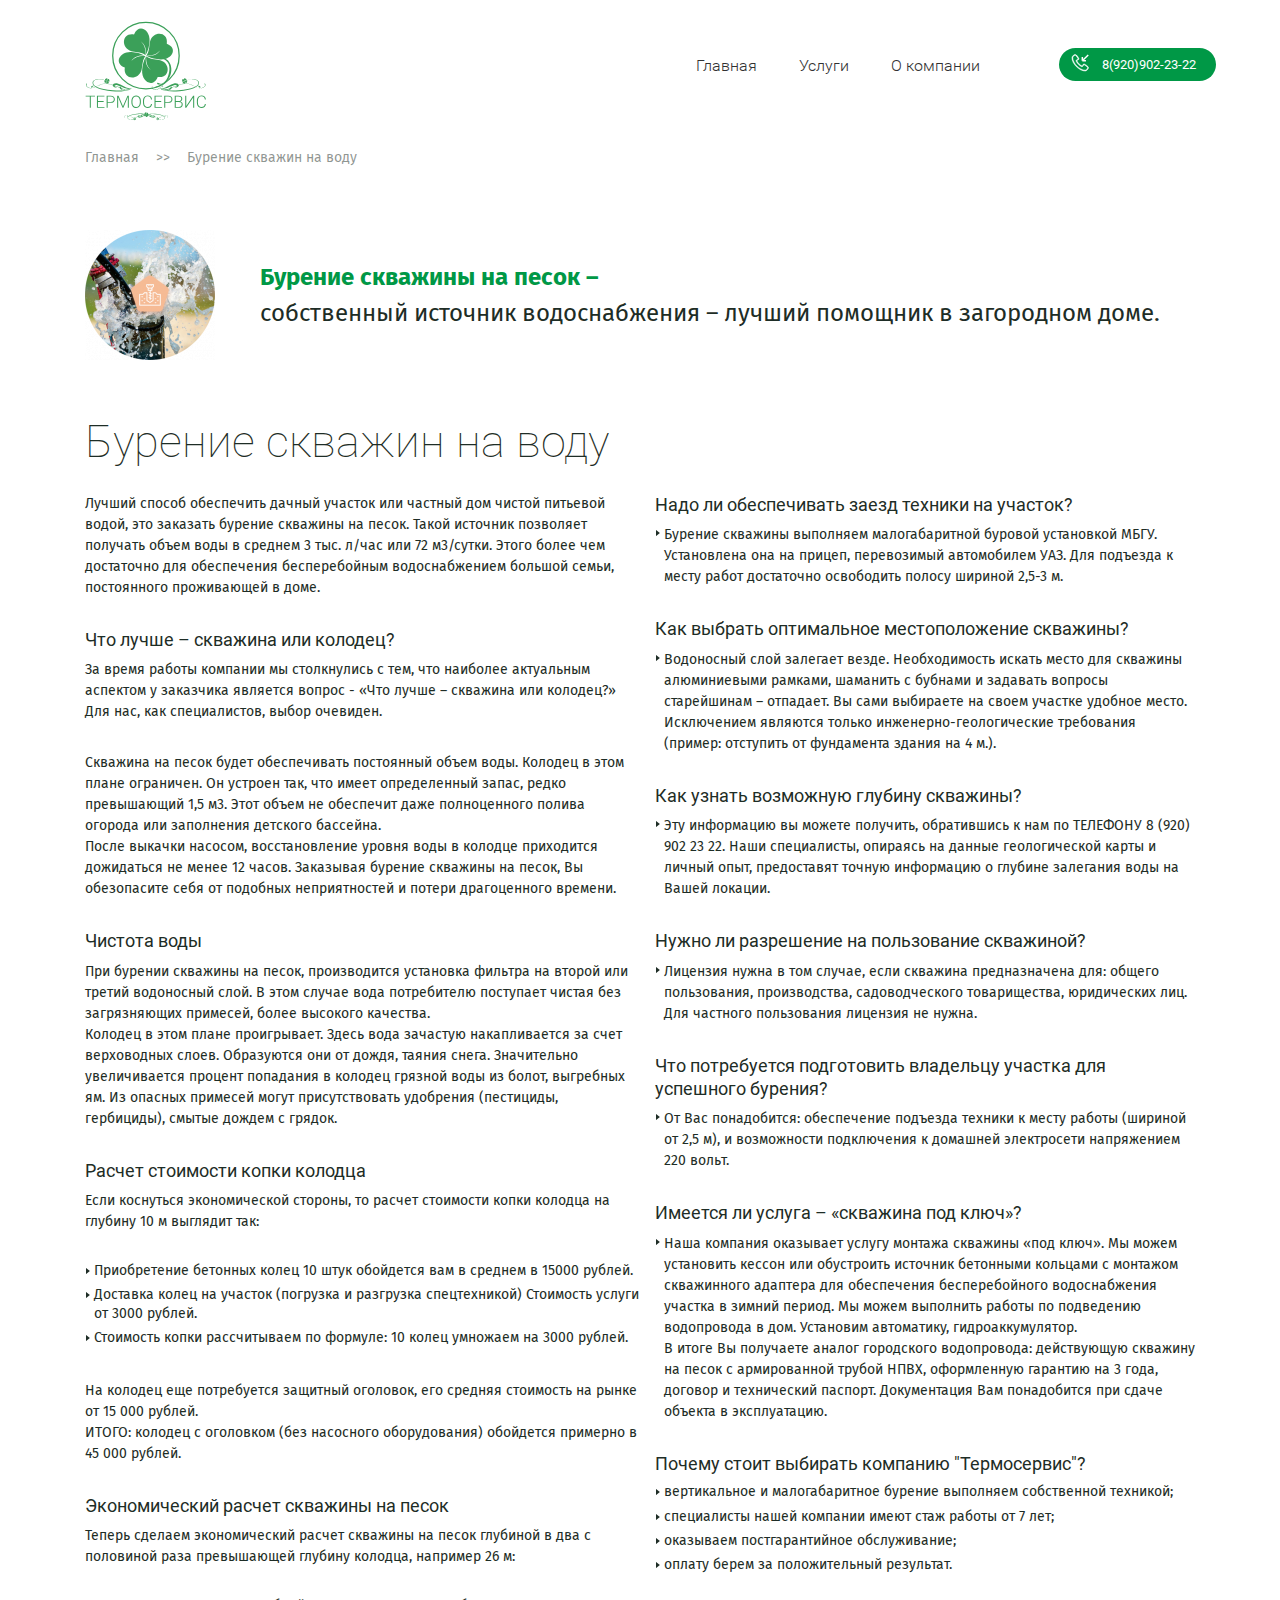
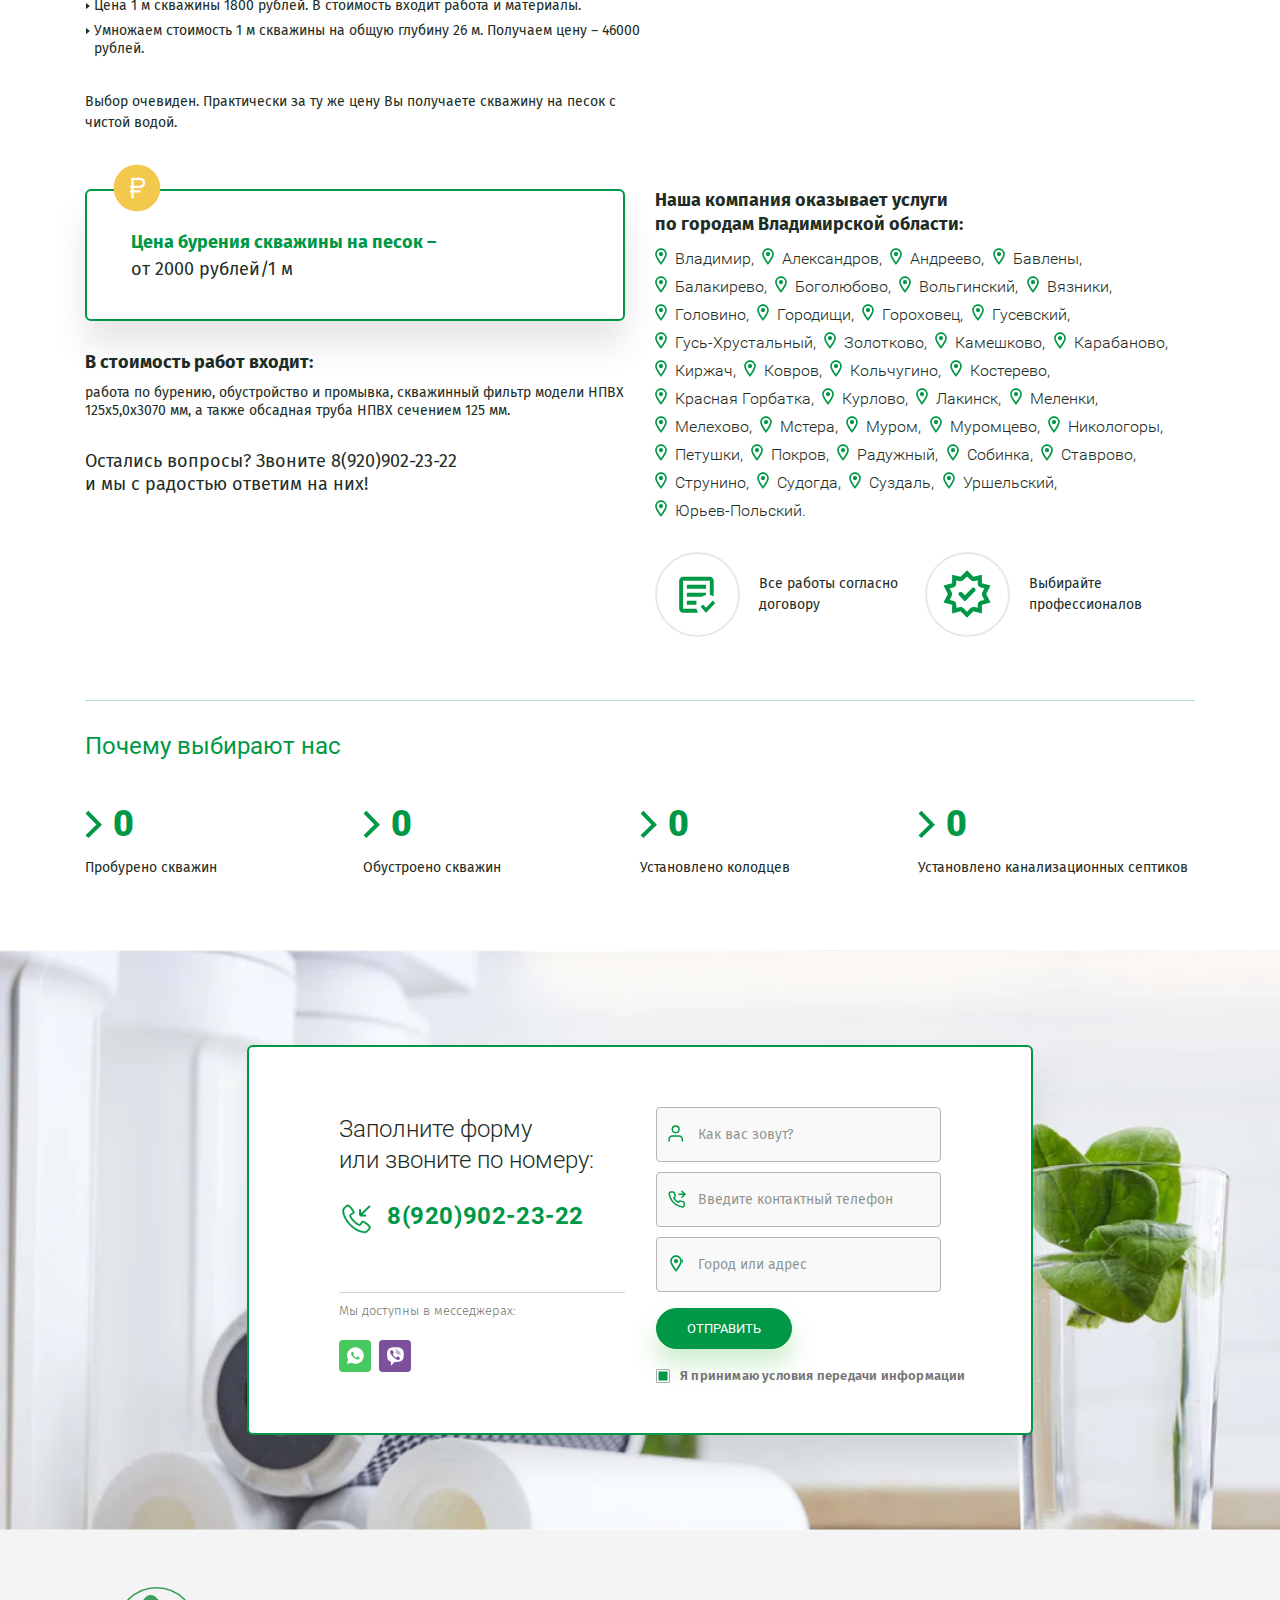
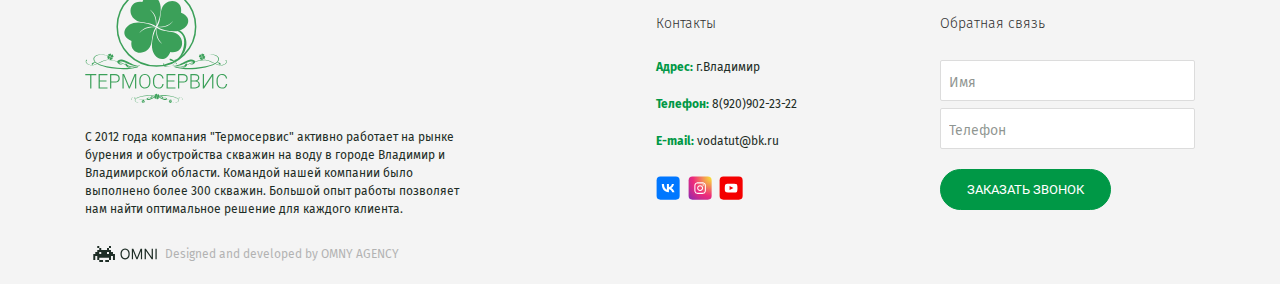
<file: burenie-skvazhin-na-vodu.html>
﻿<!DOCTYPE html>
<html lang="ru">

<head>
  <meta http-equiv="Content-Type" content="text/html; charset=[(modx_charset)]">
  <!-- <base href="/"> -->
  <title>Скважины во Владимире под ключ: цена, расчет, список работ - Термосервис</title>

  <meta name="keywords" content="скважины, водная скважина, скважина на воду, скважина на песок">
  <meta name="description"
    content="Скважина под ключ во Владимире и Владимирской области: низкие цены, гарантия, высокое качество работ. Консультация по тел.: 8(920)902-23-22">
  <!-- Removed by WebCopy --><!--<base href="https://voda33.su/">--><!-- Removed by WebCopy -->

  <meta http-equiv="X-UA-Compatible" content="IE=edge">
  <meta name="viewport" content="width=device-width, initial-scale=1, maximum-scale=1">
  <!-- Template Basic Images Start -->
  <!--
        <meta property="og:image" content="path/to/image.jpg">
        -->
  <link rel="icon" href="theme/img/favicon/favicon.ico">
  <link rel="apple-touch-icon" sizes="180x180" href="theme/img/favicon/apple-touch-icon-180x180.png">
  <!-- Template Basic Images End -->
  <!-- Custom Browsers Color Start -->
  <meta name="theme-color" content="#000">
  <meta name="cmsmagazine" content="ee2d2778bcd81db04e7487b7b5857b15">
  <!-- Custom Browsers Color End -->
  <!-- CSS Libs -->
  <link rel="stylesheet" href="theme/libs/swiper-master/swiper.min.css">
  <link rel="stylesheet" href="theme/libs/fancybox/jquery.fancybox.min.css">
  <!-- CSS Custom -->
  <link rel="stylesheet" href="theme/css/main.min.css">
  <link rel="stylesheet" href="theme/css/custom.css">

  <!-- Yandex.Metrika counter -->
  <script type="text/javascript">
    (function (m, e, t, r, i, k, a) {
      m[i] = m[i] || function () { (m[i].a = m[i].a || []).push(arguments) };
      m[i].l = 1 * new Date(); k = e.createElement(t), a = e.getElementsByTagName(t)[0], k.async = 1, k.src = r, a.parentNode.insertBefore(k, a)
    })
      (window, document, "script", "https://mc.yandex.ru/metrika/tag.js", "ym");

    ym(57288943, "init", {
      clickmap: true,
      trackLinks: true,
      accurateTrackBounce: true
    });
  </script>
  <noscript>
    <div><img src="watch/57288943" style="position:absolute; left:-9999px;" alt=""></div>
  </noscript>
  <!-- /Yandex.Metrika counter -->
</head>

<body>

  <!-- Custom HTML -->
  <div class="main-wrapper">
    <!-- absolute поверх контента -->
    <header class="">
      <div class="my-container">
        <div class="123 h-logo">
          <a href="main.html">
            <svg width="122" height="100" viewbox="0 0 143 118" fill="none" xmlns="http://www.w3.org/2000/svg">
              <path
                d="M71.4331 80.0841C93.0906 80.0841 110.647 62.5272 110.647 40.8697C110.647 19.2123 93.0906 1.6554 71.4331 1.6554C49.7756 1.6554 32.2188 19.2123 32.2188 40.8697C32.2188 62.5272 49.7756 80.0841 71.4331 80.0841Z"
                stroke="#3BA059" stroke-width="1.5" stroke-miterlimit="22.9256"></path>
              <path fill-rule="evenodd" clip-rule="evenodd"
                d="M71.8464 110.557L71.8462 110.558L71.8467 110.558C71.823 110.833 71.797 111.057 71.857 111.377C71.9262 111.659 72.0964 111.909 72.2999 112.082L72.2759 112.109C72.0611 111.924 71.8605 111.648 71.7987 111.387C71.7506 111.134 71.7666 110.91 71.7931 110.655C71.5804 111.059 71.4501 111.504 71.4068 111.956C71.2969 113.1 72.447 113.809 72.9497 112.661L71.8714 110.605L72.9497 112.661C74.1803 112.901 74.3344 111.329 73.2466 110.991C72.9288 110.893 72.3631 110.903 71.9479 110.636C71.8501 110.573 71.8464 110.557 71.8464 110.557V110.557Z"
                fill="#3BA059"></path>
              <path fill-rule="evenodd" clip-rule="evenodd"
                d="M71.9588 110.539C72.3629 110.752 72.8072 110.882 73.259 110.926C74.4036 111.038 75.114 109.888 73.966 109.384L71.9087 110.46L73.966 109.384C74.2077 108.154 72.6355 107.998 72.2968 109.085C72.1979 109.403 72.2075 109.969 71.9404 110.384C71.8822 110.474 71.8638 110.484 71.8613 110.485C72.1361 110.508 72.3607 110.535 72.6804 110.475C72.9619 110.405 73.2118 110.235 73.3853 110.032L73.4117 110.056C73.2275 110.27 72.951 110.471 72.6903 110.533C72.4377 110.581 72.2131 110.565 71.9588 110.539V110.539Z"
                fill="#3BA059"></path>
              <path fill-rule="evenodd" clip-rule="evenodd"
                d="M71.7654 110.543C71.3355 110.298 70.8555 110.15 70.3669 110.103C69.2222 109.993 68.5131 111.143 69.6618 111.646L71.6944 110.58C71.4467 110.558 71.2325 110.54 70.9371 110.596C70.6554 110.665 70.4055 110.835 70.232 111.038L70.2058 111.014C70.3898 110.8 70.6664 110.599 70.9272 110.537C71.2143 110.483 71.4651 110.511 71.7647 110.543C71.7652 110.543 71.7654 110.543 71.7654 110.543V110.543ZM71.6944 110.58L69.6618 111.646C69.4214 112.876 70.9936 113.03 71.3311 111.943C71.4297 111.625 71.4196 111.059 71.6862 110.644C71.7035 110.617 71.7173 110.597 71.7281 110.583L71.6944 110.58Z"
                fill="#3BA059"></path>
              <path fill-rule="evenodd" clip-rule="evenodd"
                d="M71.7869 110.463C72.0311 110.033 72.1793 109.554 72.2263 109.065C72.3361 107.921 71.186 107.211 70.6832 108.36L71.7499 110.394C71.7715 110.146 71.7897 109.931 71.7342 109.635C71.665 109.354 71.4949 109.104 71.2913 108.93L71.3153 108.904C71.5301 109.088 71.7307 109.365 71.7925 109.625C71.8472 109.913 71.8191 110.163 71.7869 110.463ZM71.7499 110.394L70.6832 108.36C69.4527 108.12 69.2986 109.692 70.3863 110.029C70.7041 110.128 71.2699 110.118 71.685 110.385C71.7123 110.402 71.7323 110.416 71.7469 110.427L71.7499 110.394Z"
                fill="#3BA059"></path>
              <path
                d="M87.9308 80.0303C88.5654 80.0477 89.8048 80.6418 92.7387 80.0612C98.5021 78.9193 101.781 76.3567 104.612 75.7969C107.342 75.256 107.896 75.9263 108.004 76.4709C108.084 76.8804 107.889 77.486 106.777 77.7077C105.764 77.9081 105.118 77.8237 104.493 77.5917L104.363 77.724C105.061 78.3298 106.534 78.6056 107.343 78.4461C108.152 78.2846 110.458 77.1908 110.176 75.7583C109.878 74.2572 107.861 73.0968 104.523 73.758C100.274 74.5998 95.3068 78.7028 91.0582 79.5447C88.7334 80.0051 88.6501 79.5536 87.5098 79.6375L87.9308 80.0303V80.0303Z"
                fill="#3BA059"></path>
              <path
                d="M130.857 77.418C130.857 77.418 133.064 75.7601 133.798 77.4661C134.305 78.6509 135.519 79.2828 135.758 78.3474C135.982 77.4725 134.832 76.6555 133.83 76.4991C132.828 76.3407 131.964 76.2874 130.857 77.418V77.418Z"
                fill="#3BA059"></path>
              <path
                d="M92.6511 81.4648C93.4614 81.4455 97.4525 81.4038 100.426 79.8029C103.399 78.2039 115.228 72.8125 121.768 74.4589C128.31 76.1055 133.104 80.7337 137.975 79.1565C142.845 77.5803 141.724 74.7655 141.275 74.1676C140.827 73.5692 140.115 73.9979 140.6 74.5466C141.082 75.0962 141.486 75.1743 141.098 76.1542C140.714 77.1338 140.593 77.5543 138.509 78.5157C136.426 79.4784 134.973 79.5627 131.326 78.0676C127.68 76.5721 124.19 74.6074 121.54 74.1154C118.892 73.624 116.821 73.3992 109.447 75.6574C102.072 77.9135 99.6389 80.2732 95.49 80.6462C91.3412 81.0181 91.1299 80.8287 89.5457 80.6427C89.5457 80.6427 88.9671 80.8555 89.5642 81.0368C90.1612 81.2152 91.9682 81.4808 92.6511 81.4648V81.4648Z"
                fill="#3BA059"></path>
              <path
                d="M95.3633 81.8675C95.3633 81.8675 99.0915 81.7819 99.6121 79.8833C100.088 78.1367 101.526 76.6321 101.957 77.9215C102.385 79.2126 101.221 80.5933 99.5214 81.2885C97.8225 81.9839 96.5964 81.9626 95.3633 81.8675V81.8675Z"
                fill="#3BA059"></path>
              <path
                d="M133.999 72.8665C133.738 69.7677 129.297 68.2951 125.34 68.6289C122.482 68.8696 120.053 69.6167 119.15 70.0428C118.614 70.2776 118.296 70.432 118.302 70.4956C118.307 70.56 118.843 70.3549 119.165 70.2318C120.774 69.6191 123.162 69.0672 125.471 68.8731C128.329 68.6318 132.963 69.7692 133.225 72.868C133.567 76.9158 126.876 80.2829 110.058 81.7009C102.143 82.3681 95.0884 82.0711 89.8389 80.8579C89.9625 80.8068 89.5338 80.938 89.5391 81.0005C89.5453 81.0643 89.9693 81.2755 90.7051 81.4683C96.3079 82.9384 101.48 83.6981 111.154 82.8822C124.675 81.7424 134.405 77.6738 133.999 72.8665V72.8665Z"
                fill="#3BA059"></path>
              <path fill-rule="evenodd" clip-rule="evenodd"
                d="M117.093 70.7477L117.093 70.747L117.093 70.7469C117.021 70.438 116.954 70.1866 116.969 69.8125C117.001 69.4806 117.153 69.168 117.356 68.9368L117.324 68.9107C117.11 69.156 116.928 69.5039 116.901 69.811C116.888 70.1068 116.944 70.36 117.016 70.6454C116.707 70.2205 116.485 69.7364 116.36 69.2292C116.045 67.9448 117.237 66.9469 117.999 68.1705L117.114 70.6894L117.999 68.1705C119.36 67.6928 119.796 69.4565 118.614 70.0211C118.269 70.186 117.624 70.2684 117.195 70.6407C117.094 70.7285 117.093 70.7477 117.093 70.7477V70.7477Z"
                fill="#3BA059"></path>
              <path fill-rule="evenodd" clip-rule="evenodd"
                d="M117.222 70.7502C117.647 70.4406 118.131 70.2181 118.637 70.0932C119.922 69.7767 120.921 70.9668 119.698 71.7308L117.178 70.8478L119.698 71.7308C120.177 73.0909 118.414 73.5291 117.848 72.3479C117.683 72.0027 117.6 71.3573 117.227 70.9296C117.146 70.8365 117.123 70.8282 117.12 70.8275C117.429 70.755 117.68 70.6882 118.054 70.7033C118.386 70.7353 118.699 70.8875 118.93 71.0903L118.956 71.0587C118.711 70.8447 118.362 70.6623 118.055 70.6353C117.76 70.6225 117.507 70.6779 117.222 70.7502V70.7502Z"
                fill="#3BA059"></path>
              <path fill-rule="evenodd" clip-rule="evenodd"
                d="M117.003 70.7777C116.554 71.1273 116.033 71.3758 115.484 71.5103C114.2 71.8253 113.202 70.6343 114.426 69.8715L116.916 70.7472C116.638 70.8129 116.397 70.8689 116.051 70.855C115.719 70.823 115.407 70.6708 115.176 70.4679L115.15 70.4995C115.395 70.7136 115.743 70.896 116.05 70.9229C116.386 70.9375 116.667 70.8639 117.002 70.7776C117.003 70.7777 117.003 70.7777 117.003 70.7777ZM116.916 70.7472L114.426 69.8715C113.948 68.511 115.712 68.0747 116.276 69.2564C116.441 69.6019 116.524 70.2473 116.896 70.6754C116.92 70.7032 116.939 70.7234 116.954 70.7381L116.916 70.7472V70.7472Z"
                fill="#3BA059"></path>
              <path fill-rule="evenodd" clip-rule="evenodd"
                d="M117.04 70.8648C117.389 71.3133 117.637 71.8346 117.772 72.3824C118.087 73.6669 116.896 74.6648 116.133 73.4411L117.009 70.9495C117.075 71.2283 117.131 71.4694 117.117 71.8155C117.085 72.1474 116.933 72.46 116.73 72.6912L116.762 72.7172C116.976 72.472 117.158 72.1241 117.185 71.817C117.2 71.4812 117.126 71.2004 117.04 70.8648V70.8648ZM117.009 70.9495L116.133 73.4411C114.772 73.9189 114.336 72.1552 115.518 71.5906C115.863 71.4256 116.509 71.3433 116.937 70.9709C116.965 70.9465 116.986 70.9273 117 70.9123L117.009 70.9495Z"
                fill="#3BA059"></path>
              <path
                d="M54.5156 79.9719C53.8811 79.9894 52.6417 80.5834 49.7077 80.0028C43.9443 78.861 40.6659 76.2984 37.8341 75.7386C35.1042 75.1976 34.5501 75.868 34.4429 76.4126C34.3626 76.8221 34.5571 77.4276 35.6696 77.6494C36.6824 77.8497 37.3284 77.7653 37.9531 77.5334L38.0837 77.6656C37.3854 78.2714 35.9128 78.5472 35.1034 78.3878C34.2947 78.2263 31.9884 77.1324 32.2709 75.6999C32.5686 74.1989 34.585 73.0385 37.9237 73.6996C42.1724 74.5414 47.1397 78.6444 51.3882 79.4864C53.7131 79.9467 53.7964 79.4953 54.9367 79.5792L54.5156 79.9719V79.9719Z"
                fill="#3BA059"></path>
              <path
                d="M11.5883 77.3596C11.5883 77.3596 9.38184 75.7017 8.64817 77.4077C8.141 78.5925 6.92714 79.2244 6.68746 78.289C6.46346 77.4142 7.61327 76.5971 8.61609 76.4407C9.61784 76.2823 10.4816 76.2291 11.5883 77.3596V77.3596Z"
                fill="#3BA059"></path>
              <path
                d="M49.7948 81.4064C48.9845 81.3872 44.9934 81.3455 42.0196 79.7446C39.0468 78.1456 27.2175 72.7542 20.6776 74.4006C14.1364 76.0471 9.3419 80.6754 4.47053 79.0981C-0.398938 77.522 0.721761 74.7072 1.17047 74.1092C1.61894 73.5109 2.3305 73.9396 1.84638 74.4883C1.36381 75.0379 0.960257 75.116 1.34765 76.0959C1.73219 77.0755 1.85304 77.4959 3.93674 78.4574C6.02009 79.4201 7.47269 79.5044 11.1201 78.0093C14.7661 76.5138 18.2563 74.549 20.9057 74.0571C23.5539 73.5657 25.6252 73.3409 32.9992 75.599C40.3742 77.8552 42.8071 80.2149 46.9559 80.5879C51.1047 80.9598 51.316 80.7703 52.9003 80.5844C52.9003 80.5844 53.4788 80.7972 52.8817 80.9785C52.2847 81.1569 50.4778 81.4225 49.7948 81.4064V81.4064Z"
                fill="#3BA059"></path>
              <path
                d="M47.0839 81.8092C47.0839 81.8092 43.3556 81.7235 42.835 79.8249C42.3591 78.0783 40.921 76.5737 40.4905 77.8631C40.0624 79.1542 41.2257 80.5349 42.9257 81.2301C44.6246 81.9255 45.8508 81.9042 47.0839 81.8092Z"
                fill="#3BA059"></path>
              <path
                d="M8.44683 72.8081C8.70754 69.7094 13.1486 68.2367 17.1059 68.5705C19.9642 68.8113 22.3932 69.5584 23.2965 69.9845C23.8319 70.2193 24.15 70.3737 24.1435 70.4372C24.1391 70.5016 23.6031 70.2965 23.281 70.1734C21.6718 69.5607 19.2841 69.0089 16.9749 68.8147C14.1166 68.5735 9.48256 69.7108 9.22125 72.8097C8.87878 76.8575 15.57 80.2245 32.3878 81.6426C40.3031 82.3098 47.3575 82.0127 52.607 80.7996C52.4835 80.7485 52.9122 80.8796 52.9069 80.9422C52.9007 81.006 52.4767 81.2171 51.7409 81.41C46.1381 82.8801 40.9655 83.6398 31.2923 82.8239C17.7713 81.684 8.04066 77.6155 8.44683 72.8081V72.8081Z"
                fill="#3BA059"></path>
              <path fill-rule="evenodd" clip-rule="evenodd"
                d="M25.3517 70.6894L25.3522 70.6887L25.3516 70.6885C25.4241 70.3796 25.4911 70.1282 25.4759 69.7542C25.4439 69.4223 25.2917 69.1096 25.0889 68.8784L25.1206 68.8524C25.3345 69.0976 25.5169 69.4456 25.5439 69.7526C25.5567 70.0484 25.5012 70.3016 25.4287 70.5871C25.7379 70.1621 25.9599 69.678 26.0843 69.1708C26.3993 67.8864 25.2082 66.8886 24.4454 68.1122L25.3312 70.631L24.4454 68.1122C23.085 67.6345 22.6485 69.3982 23.8304 69.9627C24.1758 70.1277 24.8213 70.21 25.2494 70.5823C25.3504 70.6701 25.3517 70.6894 25.3517 70.6894V70.6894Z"
                fill="#3BA059"></path>
              <path fill-rule="evenodd" clip-rule="evenodd"
                d="M25.222 70.6918C24.7976 70.3822 24.3136 70.1597 23.8066 70.0348C22.5225 69.7182 21.5234 70.9083 22.7462 71.6724L25.266 70.7894L22.7462 71.6724C22.2669 73.0325 24.0301 73.4707 24.596 72.2895C24.7614 71.9443 24.8444 71.2989 25.2171 70.8711C25.2983 70.7781 25.321 70.7698 25.324 70.7691C25.0153 70.6966 24.764 70.6298 24.3902 70.6449C24.0582 70.6769 23.7455 70.8291 23.5143 71.0319L23.4884 71.0003C23.7335 70.7863 24.0816 70.6039 24.3887 70.5769C24.6841 70.5641 24.9369 70.6195 25.222 70.6918V70.6918Z"
                fill="#3BA059"></path>
              <path fill-rule="evenodd" clip-rule="evenodd"
                d="M25.4414 70.7193C25.8901 71.0689 26.4117 71.3174 26.96 71.4519C28.2444 71.7669 29.2422 70.5759 28.0185 69.8131L25.5285 70.6888C25.8067 70.7545 26.0474 70.8105 26.3929 70.7966C26.7249 70.7646 27.0376 70.6124 27.2688 70.4095L27.2947 70.4411C27.0496 70.6551 26.7015 70.8375 26.3946 70.8645C26.0587 70.8791 25.7778 70.8055 25.4422 70.7192C25.4416 70.7193 25.4414 70.7193 25.4414 70.7193ZM25.5285 70.6888L28.0185 69.8131C28.4963 68.4526 26.7326 68.0162 26.1681 69.198C26.0031 69.5435 25.9208 70.1888 25.5485 70.617C25.5242 70.6448 25.5053 70.665 25.4906 70.6797L25.5285 70.6888V70.6888Z"
                fill="#3BA059"></path>
              <path fill-rule="evenodd" clip-rule="evenodd"
                d="M25.4049 70.8064C25.0557 71.2549 24.8074 71.7762 24.673 72.324C24.358 73.6085 25.5491 74.6064 26.3119 73.3827L25.4356 70.8912C25.3698 71.1699 25.3136 71.411 25.3275 71.7571C25.3596 72.089 25.5117 72.4016 25.7145 72.6329L25.6829 72.6588C25.469 72.4136 25.2865 72.0657 25.2595 71.7586C25.2449 71.4228 25.3185 71.142 25.4049 70.8064V70.8064ZM25.4356 70.8912L26.3119 73.3827C27.6724 73.8605 28.1088 72.0968 26.9269 71.5322C26.5815 71.3672 25.936 71.285 25.5079 70.9125C25.4797 70.8881 25.4593 70.8689 25.4444 70.854L25.4356 70.8912Z"
                fill="#3BA059"></path>
              <path fill-rule="evenodd" clip-rule="evenodd"
                d="M71.0262 40.3575L71.0298 40.35C71.2199 30.8165 68.8927 27.9721 65.3202 23.8992C65.1034 23.6521 65.6608 24.0843 65.3634 23.8337C70.5524 28.2077 71.886 32.1659 71.3363 39.7665L71.3926 39.655C74.0789 34.5527 75.3432 29.4751 75.7269 23.7641C76.6341 10.2662 62.8709 2.31419 57.3452 15.9904L70.7167 39.8062L57.3452 15.9904C42.7935 13.5776 41.5103 32.1189 54.4153 35.7215C58.1864 36.7742 64.8348 36.4643 69.8063 39.46C70.9786 40.1664 71.0265 40.3575 71.0262 40.3575V40.3575Z"
                fill="#3BA059"></path>
              <path fill-rule="evenodd" clip-rule="evenodd"
                d="M82.5176 78.7842C87.0131 77.3375 91.2803 74.9704 94.8595 71.8819C106.418 61.9087 101.735 42.4158 89.3263 43.5802L89.4481 44.5668C92.438 44.3454 95.2094 46.5267 96.9941 48.5913C101.588 53.905 98.3105 67.2251 93.7682 71.4967C89.2259 75.7684 86.4607 76.4406 82.3037 77.9948L82.5176 78.7842V78.7842Z"
                fill="#3BA059"></path>
              <path
                d="M70.9861 110.875C71.2995 110.866 71.9115 110.573 73.3603 110.86C76.2062 111.424 77.825 112.689 79.2233 112.965C80.5712 113.233 80.8449 112.902 80.8977 112.633C80.9374 112.43 80.8413 112.131 80.2921 112.022C79.7919 111.923 79.473 111.965 79.1645 112.079L79.1 112.014C79.4448 111.715 80.1719 111.579 80.5717 111.657C80.971 111.737 82.1097 112.277 81.9703 112.984C81.8233 113.726 80.8275 114.299 79.179 113.972C77.0811 113.557 74.6283 111.531 72.5304 111.115C71.3825 110.888 71.3413 111.11 70.7783 111.069L70.9861 110.875V110.875Z"
                fill="#3BA059"></path>
              <path
                d="M92.1826 112.165C92.1826 112.165 93.2721 112.984 93.6344 112.141C93.8848 111.556 94.4841 111.244 94.6026 111.706C94.7131 112.138 94.1454 112.542 93.6502 112.619C93.1556 112.697 92.7291 112.723 92.1826 112.165Z"
                fill="#3BA059"></path>
              <path
                d="M73.3169 110.167C73.717 110.176 75.6877 110.197 77.1563 110.987C78.6241 111.777 84.4652 114.439 87.6946 113.626C90.9245 112.813 93.2919 110.528 95.6974 111.307C98.1018 112.085 97.5484 113.475 97.3268 113.77C97.1054 114.065 96.754 113.854 96.9931 113.583C97.2314 113.311 97.4307 113.273 97.2393 112.789C97.0495 112.305 96.9898 112.098 95.961 111.623C94.9322 111.148 94.2149 111.106 92.4138 111.844C90.6135 112.583 88.8901 113.553 87.5819 113.796C86.2743 114.038 85.2514 114.149 81.6103 113.034C77.9687 111.92 76.7673 110.755 74.7187 110.571C72.6701 110.387 72.5658 110.481 71.7835 110.573C71.7835 110.573 71.4977 110.467 71.7927 110.378C72.0875 110.29 72.9797 110.159 73.3169 110.167V110.167Z"
                fill="#3BA059"></path>
              <path
                d="M74.6553 109.968C74.6553 109.968 76.4962 110.01 76.7532 110.948C76.9883 111.81 77.6984 112.553 77.911 111.916C78.1224 111.279 77.5479 110.597 76.7084 110.254C75.8696 109.91 75.2642 109.921 74.6553 109.968V109.968Z"
                fill="#3BA059"></path>
              <path
                d="M93.735 114.412C93.6062 115.943 91.4133 116.67 89.4592 116.505C88.0479 116.386 86.8484 116.017 86.4024 115.807C86.138 115.691 85.9809 115.615 85.9842 115.583C85.9864 115.551 86.251 115.653 86.4101 115.713C87.2046 116.016 88.3837 116.288 89.524 116.384C90.9352 116.503 93.2236 115.942 93.3525 114.412C93.5217 112.413 90.2176 110.75 81.9133 110.05C78.0048 109.721 74.5214 109.867 71.9293 110.466C71.9903 110.492 71.7787 110.427 71.7813 110.396C71.7842 110.364 71.9936 110.26 72.357 110.165C75.1236 109.439 77.6777 109.064 82.4542 109.467C89.1307 110.03 93.9355 112.039 93.735 114.412V114.412Z"
                fill="#3BA059"></path>
              <path fill-rule="evenodd" clip-rule="evenodd"
                d="M85.3854 115.459L85.3852 115.459L85.3855 115.459C85.3496 115.612 85.3166 115.736 85.3241 115.92C85.3399 116.084 85.415 116.239 85.5152 116.353L85.4996 116.366C85.3939 116.245 85.3039 116.073 85.2906 115.921C85.2841 115.775 85.3116 115.65 85.3474 115.509C85.1947 115.719 85.0851 115.958 85.0237 116.208C84.8681 116.843 85.4562 117.335 85.8329 116.731L85.3955 115.487L85.8329 116.731C86.5047 116.967 86.7202 116.096 86.1366 115.817C85.966 115.736 85.6474 115.695 85.4359 115.511C85.3861 115.468 85.3854 115.459 85.3854 115.459V115.459Z"
                fill="#3BA059"></path>
              <path fill-rule="evenodd" clip-rule="evenodd"
                d="M85.4508 115.457C85.6604 115.61 85.8994 115.72 86.1496 115.782C86.7837 115.938 87.2771 115.351 86.6733 114.973L85.429 115.409L86.6733 114.973C86.9099 114.302 86.0393 114.085 85.7599 114.669C85.6782 114.839 85.6372 115.158 85.4531 115.369C85.4131 115.415 85.4019 115.419 85.4004 115.419C85.5529 115.455 85.6769 115.488 85.8616 115.481C86.0254 115.465 86.1798 115.39 86.294 115.289L86.3068 115.305C86.1857 115.411 86.0139 115.501 85.8623 115.514C85.7164 115.52 85.5915 115.493 85.4508 115.457V115.457Z"
                fill="#3BA059"></path>
              <path fill-rule="evenodd" clip-rule="evenodd"
                d="M85.3418 115.444C85.1203 115.271 84.8628 115.149 84.592 115.082C83.9578 114.927 83.4651 115.515 84.0693 115.891L85.2988 115.459C85.1616 115.426 85.0426 115.399 84.872 115.406C84.7081 115.422 84.5537 115.497 84.4395 115.597L84.4267 115.581C84.5478 115.476 84.7196 115.385 84.8713 115.372C85.037 115.365 85.1757 115.401 85.3415 115.444C85.3417 115.444 85.3418 115.444 85.3418 115.444V115.444ZM85.2988 115.459L84.0693 115.891C83.8334 116.563 84.7043 116.779 84.9831 116.195C85.0645 116.025 85.1052 115.706 85.2891 115.494C85.3009 115.481 85.3103 115.471 85.3176 115.463L85.2988 115.459V115.459Z"
                fill="#3BA059"></path>
              <path fill-rule="evenodd" clip-rule="evenodd"
                d="M85.3587 115.401C85.5312 115.179 85.6538 114.922 85.7202 114.651C85.8758 114.017 85.2876 113.524 84.911 114.129L85.3435 115.359C85.3761 115.221 85.4039 115.102 85.397 114.931C85.3812 114.768 85.306 114.613 85.2058 114.499L85.2215 114.486C85.3271 114.607 85.4172 114.779 85.4305 114.931C85.4378 115.096 85.4014 115.235 85.3587 115.401V115.401ZM85.3435 115.359L84.911 114.129C84.2391 113.893 84.0237 114.764 84.6072 115.042C84.7778 115.124 85.0965 115.165 85.3079 115.348C85.3218 115.36 85.3319 115.37 85.3393 115.377L85.3435 115.359V115.359Z"
                fill="#3BA059"></path>
              <path
                d="M72.5857 110.866C72.2724 110.857 71.6604 110.564 70.2116 110.85C67.3658 111.414 65.7469 112.68 64.3486 112.956C63.0007 113.223 62.727 112.892 62.674 112.623C62.6345 112.421 62.7305 112.122 63.2799 112.013C63.78 111.914 64.099 111.955 64.4074 112.07L64.4718 112.005C64.127 111.705 63.4 111.569 63.0002 111.648C62.601 111.728 61.4622 112.268 61.6016 112.975C61.7486 113.716 62.7443 114.289 64.3928 113.963C66.4908 113.547 68.9436 111.521 71.0414 111.105C72.1895 110.878 72.2306 111.101 72.7936 111.06L72.5857 110.866V110.866Z"
                fill="#3BA059"></path>
              <path
                d="M51.39 112.156C51.39 112.156 50.3004 112.974 49.9382 112.132C49.6877 111.547 49.0884 111.235 48.97 111.697C48.8595 112.129 49.4271 112.532 49.9224 112.609C50.417 112.688 50.8435 112.714 51.39 112.156Z"
                fill="#3BA059"></path>
              <path
                d="M70.2551 110.157C69.855 110.167 67.8841 110.187 66.4157 110.978C64.9478 111.768 59.1067 114.43 55.8774 113.617C52.6475 112.804 50.28 110.518 47.8746 111.297C45.4702 112.075 46.0236 113.465 46.2451 113.761C46.4666 114.056 46.8178 113.844 46.5789 113.573C46.3405 113.302 46.1413 113.263 46.3325 112.78C46.5225 112.296 46.5821 112.088 47.611 111.614C48.6398 111.138 49.357 111.097 51.158 111.835C52.9584 112.573 54.6817 113.543 55.9901 113.786C57.2977 114.029 58.3205 114.14 61.9617 113.025C65.6033 111.911 66.8047 110.746 68.8533 110.562C70.9019 110.378 71.0062 110.471 71.7885 110.563C71.7885 110.563 72.0741 110.458 71.7793 110.369C71.4845 110.281 70.5923 110.149 70.2551 110.157Z"
                fill="#3BA059"></path>
              <path
                d="M68.9169 109.959C68.9169 109.959 67.076 110.001 66.819 110.938C66.5839 111.801 65.8738 112.544 65.6612 111.907C65.4498 111.27 66.0242 110.588 66.8636 110.244C67.7026 109.901 68.308 109.912 68.9169 109.959V109.959Z"
                fill="#3BA059"></path>
              <path
                d="M49.8381 114.403C49.9669 115.933 52.1598 116.66 54.1139 116.496C55.5252 116.377 56.7246 116.008 57.1707 115.797C57.435 115.681 57.5922 115.605 57.5889 115.574C57.5867 115.542 57.3221 115.643 57.163 115.704C56.3685 116.007 55.1894 116.279 54.0491 116.375C52.6377 116.494 50.3495 115.933 50.2205 114.402C50.0514 112.404 53.3555 110.741 61.6598 110.041C65.5683 109.711 69.0516 109.858 71.6437 110.457C71.5828 110.482 71.7944 110.418 71.7917 110.387C71.7887 110.355 71.5793 110.251 71.2161 110.156C68.4494 109.43 65.8953 109.055 61.1189 109.458C54.4424 110.02 49.6376 112.029 49.8381 114.403Z"
                fill="#3BA059"></path>
              <path fill-rule="evenodd" clip-rule="evenodd"
                d="M58.1865 115.449L58.1867 115.45L58.1865 115.45C58.2223 115.602 58.2553 115.726 58.2478 115.911C58.2321 116.075 58.1569 116.229 58.0567 116.343L58.0724 116.356C58.1781 116.235 58.2681 116.063 58.2815 115.912C58.2877 115.766 58.2604 115.641 58.2245 115.5C58.3772 115.71 58.4869 115.949 58.5483 116.199C58.7039 116.833 58.1157 117.326 57.7391 116.722L58.1764 115.478L57.7391 116.722C57.0672 116.958 56.8518 116.087 57.4354 115.808C57.6059 115.727 57.9246 115.686 58.136 115.502C58.1859 115.459 58.1866 115.449 58.1865 115.449V115.449Z"
                fill="#3BA059"></path>
              <path fill-rule="evenodd" clip-rule="evenodd"
                d="M58.1225 115.448C57.9128 115.601 57.6739 115.711 57.4235 115.773C56.7894 115.929 56.2961 115.341 56.8999 114.964L58.1441 115.4L56.8999 114.964C56.6632 114.292 57.5339 114.076 57.8133 114.659C57.895 114.83 57.936 115.148 58.1201 115.36C58.1601 115.406 58.1713 115.41 58.1727 115.41C58.0204 115.446 57.8963 115.479 57.7117 115.471C57.5478 115.455 57.3934 115.38 57.2792 115.28L57.2664 115.296C57.3875 115.401 57.5593 115.492 57.711 115.505C57.8568 115.511 57.9816 115.484 58.1225 115.448V115.448Z"
                fill="#3BA059"></path>
              <path fill-rule="evenodd" clip-rule="evenodd"
                d="M58.2314 115.435C58.4531 115.262 58.7106 115.139 58.9813 115.073C59.6155 114.917 60.1083 115.505 59.504 115.882L58.2745 115.45C58.4118 115.417 58.5308 115.389 58.7013 115.396C58.8653 115.412 59.0197 115.487 59.1339 115.588L59.1466 115.572C59.0256 115.466 58.8538 115.376 58.7021 115.363C58.5363 115.356 58.3976 115.392 58.2319 115.435C58.2316 115.435 58.2314 115.435 58.2314 115.435V115.435ZM58.2745 115.45L59.504 115.882C59.74 116.554 58.8691 116.769 58.5903 116.186C58.5088 116.015 58.4682 115.696 58.2843 115.485C58.2724 115.471 58.2631 115.461 58.2557 115.454L58.2745 115.45Z"
                fill="#3BA059"></path>
              <path fill-rule="evenodd" clip-rule="evenodd"
                d="M58.2132 115.391C58.0407 115.17 57.9182 114.913 57.8518 114.642C57.6962 114.008 58.2845 113.515 58.661 114.119L58.2284 115.35C58.1958 115.212 58.1681 115.093 58.175 114.922C58.1908 114.758 58.2659 114.604 58.3661 114.49L58.3505 114.477C58.2449 114.598 58.1548 114.77 58.1414 114.921C58.1343 115.087 58.1705 115.226 58.2132 115.391V115.391ZM58.2284 115.35L58.661 114.119C59.3328 113.883 59.5483 114.754 58.9648 115.033C58.7942 115.115 58.4755 115.155 58.264 115.339C58.2501 115.351 58.24 115.361 58.2328 115.368L58.2284 115.35Z"
                fill="#3BA059"></path>
              <path
                d="M92.2258 72.8632C92.2258 72.8632 89.1772 75.0108 87.6299 73.7936C86.2088 72.6721 84.1578 72.3173 84.5782 73.6099C85.0016 74.9027 86.7579 75.3213 88.5381 74.8696C90.3176 74.4188 91.2908 73.6727 92.2258 72.8632Z"
                fill="#3BA059"></path>
              <path
                d="M96.6692 70.8134C91.1723 74.7229 88.3858 80.7763 83.2742 81.0756C78.1648 81.3752 78.1869 78.3457 78.3878 77.6256C78.5883 76.9052 79.4069 77.0463 79.1553 77.7333C78.9051 78.4207 78.5575 78.6399 79.2742 79.4122C79.9884 80.1854 80.2535 80.5333 82.5441 80.6724C84.8348 80.8127 86.2191 80.3639 89.0745 77.6464C91.9284 74.9289 94.4669 71.831 96.757 70.4105C98.368 69.4113 97.6226 70.1338 96.6692 70.8134Z"
                fill="#3BA059"></path>
              <path
                d="M91.4208 75.5717C91.4208 75.5717 90.4204 76.5777 91.2371 77.072C91.8044 77.4143 92.0402 78.077 91.547 78.1329C91.0857 78.1849 90.7511 77.5417 90.7424 77.0199C90.7328 76.4987 90.7668 76.0551 91.4208 75.5717V75.5717Z"
                fill="#3BA059"></path>
              <path fill-rule="evenodd" clip-rule="evenodd"
                d="M71.9072 40.8613L71.9148 40.8646C81.4501 40.898 84.2558 38.5243 88.2695 34.8854C88.513 34.6646 88.0899 35.2289 88.3357 34.9276C84.0476 40.1877 80.1118 41.5862 72.5032 41.1615L72.6156 41.216C77.7614 43.818 82.8591 44.9988 88.5757 45.2885C102.087 45.9735 109.811 32.0815 96.046 26.7813L72.4534 40.5427L96.046 26.7813C98.2192 12.192 79.6594 11.2138 76.2694 24.1763C75.2788 27.9642 75.6981 34.6066 72.7844 39.6267C72.0975 40.8104 71.9072 40.8615 71.9072 40.8613V40.8613Z"
                fill="#3BA059"></path>
              <path fill-rule="evenodd" clip-rule="evenodd"
                d="M71.6458 41.5756L71.6423 41.5831C71.4522 51.1166 73.7794 53.9609 77.3519 58.0338C77.5686 58.2809 77.0113 57.8487 77.3086 58.0993C72.1196 53.7254 70.7861 49.7671 71.3358 42.1665L71.2795 42.278C68.5932 47.3804 67.3288 52.4579 66.9451 58.169C66.038 71.6669 79.8011 79.6188 85.3269 65.9427L71.9554 42.1268L85.3269 65.9427C99.8785 68.3554 101.162 49.8142 88.2568 46.2116C84.4857 45.1588 77.8373 45.4687 72.8658 42.473C71.6935 41.7667 71.6456 41.5756 71.6458 41.5756V41.5756Z"
                fill="#3BA059"></path>
              <path fill-rule="evenodd" clip-rule="evenodd"
                d="M70.8864 41.2659L70.8789 41.2623C61.3457 41.0606 58.4985 43.3843 54.4212 46.9519C54.1739 47.1684 54.6068 46.6115 54.3558 46.9085C58.736 41.7248 62.6959 40.3962 70.2958 40.9552L70.1844 40.8987C65.0853 38.2061 60.0093 36.9356 54.2988 36.545C40.8019 35.6213 32.8332 49.3748 46.5026 54.9173L70.3347 41.5747L46.5026 54.9173C44.0721 69.4659 62.6119 70.7717 66.2301 57.8712C67.2875 54.1014 66.9857 47.4526 69.9875 42.4848C70.6952 41.3133 70.8864 41.2657 70.8864 41.2659V41.2659Z"
                fill="#3BA059"></path>
              <path d="M11.2845 89.1383H6.38174V102.412H5.17324V89.1383H0.280273V88.1067H11.2845V89.1383Z"
                fill="#3BA059"></path>
              <path
                d="M21.5028 95.5542H14.8118V101.39H22.5049V102.412H13.6033V88.1067H22.4558V89.1383H14.8118V94.5324H21.5028V95.5542Z"
                fill="#3BA059"></path>
              <path
                d="M26.268 96.5859V102.412H25.0595V88.1067H29.9328C31.4197 88.1067 32.5922 88.4866 33.4502 89.2464C34.3149 90.0062 34.7472 91.051 34.7472 92.3807C34.7472 93.7234 34.3312 94.7616 33.4994 95.4953C32.6741 96.2223 31.4754 96.5859 29.9033 96.5859H26.268ZM26.268 95.564H29.9328C31.1053 95.564 31.9994 95.2857 32.6151 94.7289C33.2308 94.1721 33.5387 93.3959 33.5387 92.4003C33.5387 91.4112 33.2308 90.6252 32.6151 90.0423C32.0059 89.4527 31.138 89.1514 30.0114 89.1383H26.268V95.564Z"
                fill="#3BA059"></path>
              <path
                d="M39.0605 88.1067L44.3366 100.732L49.6324 88.1067H51.2437V102.412H50.0352V96.183L50.1335 89.7966L44.8082 102.412H43.8748L38.5692 89.8458L38.6674 96.1437V102.412H37.4589V88.1067H39.0605Z"
                fill="#3BA059"></path>
              <path
                d="M65.4412 96.0357C65.4412 97.3522 65.2119 98.5083 64.7534 99.504C64.3015 100.5 63.653 101.266 62.808 101.803C61.9631 102.34 60.9871 102.609 59.8801 102.609C58.2098 102.609 56.8605 102.013 55.8321 100.821C54.8037 99.6219 54.2896 98.0072 54.2896 95.9767V94.5029C54.2896 93.1994 54.5188 92.0466 54.9773 91.0444C55.4424 90.0357 56.0974 89.2628 56.9424 88.7257C57.7873 88.182 58.76 87.9102 59.8605 87.9102C60.9609 87.9102 61.9303 88.1755 62.7687 88.706C63.6137 89.2366 64.2654 89.9866 64.724 90.956C65.1825 91.9254 65.4215 93.0488 65.4412 94.3261V96.0357ZM64.2327 94.4833C64.2327 92.7606 63.843 91.4112 63.0635 90.4353C62.284 89.4593 61.2163 88.9713 59.8605 88.9713C58.5308 88.9713 57.4697 89.4626 56.6771 90.4451C55.8911 91.4211 55.4981 92.7868 55.4981 94.5422V96.0357C55.4981 97.7321 55.8911 99.0782 56.6771 100.074C57.4631 101.063 58.5308 101.557 59.8801 101.557C61.2491 101.557 62.3168 101.069 63.0831 100.093C63.8495 99.1109 64.2327 97.7452 64.2327 95.9963V94.4833Z"
                fill="#3BA059"></path>
              <path
                d="M78.6168 97.9516C78.4531 99.4581 77.9127 100.611 76.9957 101.41C76.0852 102.209 74.8701 102.609 73.3505 102.609C72.2894 102.609 71.3494 102.343 70.5307 101.813C69.7184 101.282 69.0896 100.532 68.6442 99.5629C68.1988 98.5869 67.9728 97.4734 67.9663 96.2223V94.3654C67.9663 93.0946 68.189 91.968 68.6344 90.9855C69.0798 90.003 69.7184 89.2464 70.5503 88.7159C71.3887 88.1787 72.3516 87.9102 73.4389 87.9102C74.9717 87.9102 76.1802 88.3261 77.0644 89.158C77.9553 89.9833 78.4727 91.1263 78.6168 92.587H77.3985C77.0972 90.1569 75.7773 88.9418 73.4389 88.9418C72.142 88.9418 71.1071 89.4265 70.3342 90.396C69.5678 91.3654 69.1846 92.7049 69.1846 94.4145V96.1634C69.1846 97.814 69.558 99.1306 70.3047 100.113C71.058 101.096 72.0732 101.587 73.3505 101.587C74.6147 101.587 75.5677 101.286 76.2097 100.683C76.8516 100.074 77.2478 99.1633 77.3985 97.9516H78.6168Z"
                fill="#3BA059"></path>
              <path
                d="M89.4541 95.5542H82.7631V101.39H90.4562V102.412H81.5546V88.1067H90.4071V89.1383H82.7631V94.5324H89.4541V95.5542Z"
                fill="#3BA059"></path>
              <path
                d="M94.2193 96.5859V102.412H93.0108V88.1067H97.8841C99.371 88.1067 100.543 88.4866 101.402 89.2464C102.266 90.0062 102.698 91.051 102.698 92.3807C102.698 93.7234 102.283 94.7616 101.451 95.4953C100.625 96.2223 99.4267 96.5859 97.8546 96.5859H94.2193ZM94.2193 95.564H97.8841C99.0566 95.564 99.9507 95.2857 100.566 94.7289C101.182 94.1721 101.49 93.3959 101.49 92.4003C101.49 91.4112 101.182 90.6252 100.566 90.0423C99.9572 89.4527 99.0893 89.1514 97.9627 89.1383H94.2193V95.564Z"
                fill="#3BA059"></path>
              <path
                d="M105.41 102.412V88.1067H109.635C111.168 88.1067 112.33 88.4244 113.123 89.0597C113.916 89.6886 114.312 90.6187 114.312 91.8501C114.312 92.5903 114.109 93.2355 113.703 93.7857C113.303 94.3293 112.753 94.7191 112.052 94.9549C112.884 95.1383 113.552 95.5477 114.056 96.183C114.567 96.8184 114.823 97.552 114.823 98.3839C114.823 99.6481 114.413 100.637 113.595 101.351C112.782 102.059 111.649 102.412 110.195 102.412H105.41ZM106.619 95.5346V101.39H110.244C111.279 101.39 112.098 101.128 112.701 100.604C113.31 100.074 113.614 99.3402 113.614 98.4035C113.614 97.5193 113.323 96.8217 112.74 96.3108C112.163 95.7933 111.364 95.5346 110.343 95.5346H106.619ZM106.619 94.5226H109.92C110.929 94.5029 111.708 94.2671 112.258 93.8151C112.815 93.3566 113.094 92.6918 113.094 91.8206C113.094 90.9036 112.805 90.2289 112.229 89.7966C111.659 89.3578 110.794 89.1383 109.635 89.1383H106.619V94.5226Z"
                fill="#3BA059"></path>
              <path
                d="M127.153 88.1067H128.362V102.412H127.153V90.17L119.008 102.412H117.79V88.1067H119.008V100.339L127.153 88.1067Z"
                fill="#3BA059"></path>
              <path
                d="M142.166 97.9516C142.003 99.4581 141.462 100.611 140.545 101.41C139.635 102.209 138.42 102.609 136.9 102.609C135.839 102.609 134.899 102.343 134.08 101.813C133.268 101.282 132.639 100.532 132.194 99.5629C131.748 98.5869 131.522 97.4734 131.516 96.2223V94.3654C131.516 93.0946 131.739 91.968 132.184 90.9855C132.629 90.003 133.268 89.2464 134.1 88.7159C134.938 88.1787 135.901 87.9102 136.989 87.9102C138.521 87.9102 139.73 88.3261 140.614 89.158C141.505 89.9833 142.022 91.1263 142.166 92.587H140.948C140.647 90.1569 139.327 88.9418 136.989 88.9418C135.692 88.9418 134.657 89.4265 133.884 90.396C133.117 91.3654 132.734 92.7049 132.734 94.4145V96.1634C132.734 97.814 133.108 99.1306 133.854 100.113C134.608 101.096 135.623 101.587 136.9 101.587C138.164 101.587 139.117 101.286 139.759 100.683C140.401 100.074 140.797 99.1633 140.948 97.9516H142.166Z"
                fill="#3BA059"></path>
            </svg>
          </a>
        </div>

        <span class="h-adap-mnu"><span>Меню</span></span>

        <ul class="h-mnu">

          <li><a href="main.html">Главная</a></li>
          <!-- h-with-sub внутри еще одно меню, которое появляется при наведении -->
          <li class="h-with-sub  ">
            <a class="link">Услуги</a>
            <ul class="hws-ul">
              <li><a href="burenie-skvazhin-na-vodu.html">Бурение скважин на воду</a></li>
              <li><a href="burenie-artezianskih-skvazhin.html">Бурение артезианских скважин</a></li>
              <li><a href="sistemi-vodopodqotovki.html">Системы водоподготовки</a></li>
              <li><a href="obustrojstvo-skvazhin-na-vodu.html">Обустройство скважин на воду</a></li>
              <li><a href="septik-i-obustrojstvo-kanalizacii.html">Септик и обустройство канализации</a></li>
              <li><a href="himicheskij-analiz-vody.html">Химический анализ воды</a></li>
            </ul>
          </li>
          <li><a href="company.html">О компании</a></li>

        </ul>


        <a href="tel:89209022322" class="h-phone">
          <div class="hp-img">
            <svg width="18" height="18" viewbox="0 0 18 18" fill="none" xmlns="http://www.w3.org/2000/svg">
              <path
                d="M14.2132 16.9983C12.743 16.9983 11.179 16.5816 9.56439 15.7599C8.07593 15.0021 6.60574 13.9173 5.31237 12.6225C4.01901 11.3277 2.93566 9.8561 2.17857 8.36707C1.35838 6.75188 0.94165 5.18815 0.94165 3.71821C0.94165 2.76537 1.82991 1.84489 2.21095 1.4938C2.75967 0.988327 3.62302 0.398193 4.25062 0.398193C4.56275 0.398193 4.92802 0.602374 5.40203 1.04062C5.75484 1.36764 6.15248 1.81086 6.55012 2.32214C6.79004 2.63091 7.98628 4.20708 7.98628 4.96322C7.98628 5.58323 7.63763 5.44565 6.89548 5.90132C6.60825 6.07728 6.34925 6.32028 6.13507 6.49209C5.90595 6.67552 5.86527 6.77263 5.85863 6.79421C6.64644 8.758 9.0547 11.1658 11.018 11.9527C11.0354 11.9469 11.1326 11.9087 11.3193 11.6763C11.4912 11.4622 11.6738 11.165 11.8498 10.8787C12.3064 10.1366 12.347 9.94408 12.9672 9.94408C13.7234 9.94408 15.2999 11.1401 15.6087 11.38C16.1201 11.7776 16.5634 12.1751 16.8904 12.5279C17.3288 13.001 17.533 13.367 17.533 13.6791C17.533 14.3066 16.9427 15.1723 16.438 15.7234C16.086 16.1069 15.1654 16.9991 14.2124 16.9991L14.2132 16.9983ZM4.24647 1.2282C4.02399 1.23235 3.42545 1.50459 2.77461 2.10385C2.15699 2.67324 1.77263 3.29159 1.77263 3.71821C1.77263 9.30331 8.63296 16.1683 14.2132 16.1683C14.6391 16.1683 15.2575 15.7823 15.827 15.1615C16.4272 14.5074 16.6995 13.9065 16.7037 13.6832C16.6771 13.5255 16.2404 12.9122 15.0458 11.9925C14.019 11.2024 13.1863 10.7782 12.9721 10.7733C12.7172 10.8441 12.6639 11.1389 12.5571 11.3119C12.0922 12.0681 11.6531 12.7827 11.0147 12.7827C10.9117 12.7827 10.8105 12.7628 10.7133 12.7238C8.5342 11.8523 5.95742 9.27592 5.08576 7.09716C4.98117 6.83571 4.96456 6.42569 5.47925 5.95922C5.87714 5.59878 6.62068 5.24702 7.15613 4.95658C7.15032 4.74244 6.72694 3.90994 5.93665 2.88323C5.01684 1.68885 4.40336 1.2531 4.24564 1.22571L4.24647 1.2282Z"
                fill="#009846" stroke="#009846" stroke-width="0.5"></path>
              <path d="M17.2264 1.01343L11.333 6.71821M11.333 6.71821H14.9633M11.333 6.71821V2.97291" stroke="#009846"
                stroke-width="1.5"></path>
            </svg>
          </div>
          8(920)902-23-22
        </a>
      </div>
    </header>
    <!--breadcrumbs-->
    <div class="breadcrumbs">
      <div class="my-container">
        <ul>
          <li><a href="main.html">Главная</a></li>
          <li>Бурение скважин на воду</li>
        </ul>
      </div>
    </div>
    <div class="s-services">
      <div class="my-container">
        <div class="ss-top">
          <div class="sst-img"><img src="assets/cache/images/04circles-servive-130x130-80c.png"
              alt="Бурение скважины на песок –"></div>
          <div class="sst-txt">
            <p><span>Бурение скважины на песок –</span> <br>собственный источник водоснабжения – лучший помощник в
              загородном доме.</p>
          </div>
        </div>
        <h1 class="h1">Бурение скважин на воду</h1>
        <div class="ss-middle">
          <div class="ssm-items">
            <div class="ssm-itm">
              <p class="ssm-p">Лучший способ обеспечить дачный участок или частный дом чистой питьевой водой, это
                заказать бурение скважины на песок. Такой источник позволяет получать объем воды в среднем 3 тыс. л/час
                или 72 м3/сутки. Этого более чем достаточно для обеспечения бесперебойным водоснабжением большой семьи,
                постоянного проживающей в доме.</p> <span class="ssm-hdr">Что лучше – скважина или колодец?</span>
              <p class="ssm-p">За время работы компании мы столкнулись с тем, что наиболее актуальным аспектом у
                заказчика является вопрос - «Что лучше – скважина или колодец?» Для нас, как специалистов, выбор
                очевиден.</p>
              <p class="ssm-p"> Скважина на песок будет обеспечивать постоянный объем воды. Колодец в этом плане
                ограничен. Он устроен так, что имеет определенный запас, редко превышающий 1,5 м3. Этот объем не
                обеспечит даже полноценного полива огорода или заполнения детского бассейна. <br> После выкачки насосом,
                восстановление уровня воды в колодце приходится дожидаться не менее 12 часов. Заказывая бурение скважины
                на песок, Вы обезопасите себя от подобных неприятностей и потери драгоценного времени.</p> <span
                class="ssm-hdr">Чистота воды</span>
              <p class="ssm-p">При бурении скважины на песок, производится установка фильтра на второй или третий
                водоносный слой. В этом случае вода потребителю поступает чистая без загрязняющих примесей, более
                высокого качества.<br> Колодец в этом плане проигрывает. Здесь вода зачастую накапливается за счет
                верховодных слоев. Образуются они от дождя, таяния снега. Значительно увеличивается процент попадания в
                колодец грязной воды из болот, выгребных ям. Из опасных примесей могут присутствовать удобрения
                (пестициды, гербициды), смытые дождем с грядок.</p> <span class="ssm-hdr">Расчет стоимости копки колодца
              </span>
              <p class="ssm-p">Если коснуться экономической стороны, то расчет стоимости копки колодца на глубину 10 м
                выглядит так:</p>
              <ul class="ssm-ul">
                <li>Приобретение бетонных колец 10 штук обойдется вам в среднем в 15000 рублей.</li>
                <li>Доставка колец на участок (погрузка и разгрузка спецтехникой) Стоимость услуги от 3000 рублей.</li>
                <li>Стоимость копки рассчитываем по формуле: 10 колец умножаем на 3000 рублей.</li>
              </ul>
              <p class="ssm-p">На колодец еще потребуется защитный оголовок, его средняя стоимость на рынке от 15 000
                рублей.<br>
                ИТОГО: колодец с оголовком (без насосного оборудования) обойдется примерно в 45 000 рублей.</p> <span
                class="ssm-hdr">Экономический расчет скважины на песок</span>
              <p class="ssm-p">Теперь сделаем экономический расчет скважины на песок глубиной в два с половиной раза
                превышающей глубину колодца, например 26 м:</p>
              <ul class="ssm-ul">
                <li>Цена 1 м скважины 1800 рублей. В стоимость входит работа и материалы.</li>
                <li>Умножаем стоимость 1 м скважины на общую глубину 26 м. Получаем цену – 46000 рублей.</li>
              </ul>
              <p class="ssm-p">Выбор очевиден. Практически за ту же цену Вы получаете скважину на песок с чистой водой.
              </p>
            </div>
            <div class="ssm-itm">
              <span class="ssm-hdr">Надо ли обеспечивать заезд техники на участок?</span>
              <p class="ssm-p with-arr">Бурение скважины выполняем малогабаритной буровой установкой МБГУ. Установлена
                она на прицеп, перевозимый автомобилем УАЗ. Для подъезда к месту работ достаточно освободить полосу
                шириной 2,5-3 м.</p> <span class="ssm-hdr">Как выбрать оптимальное местоположение скважины?</span>
              <p class="ssm-p with-arr">Водоносный слой залегает везде. Необходимость искать место для скважины
                алюминиевыми рамками, шаманить с бубнами и задавать вопросы старейшинам – отпадает. Вы сами выбираете на
                своем участке удобное место. Исключением являются только инженерно-геологические требования (пример:
                отступить от фундамента здания на 4 м.).</p> <span class="ssm-hdr">Как узнать возможную глубину
                скважины?</span>
              <p class="ssm-p with-arr">Эту информацию вы можете получить, обратившись к нам по ТЕЛЕФОНУ 8 (920) 902 23
                22. Наши специалисты, опираясь на данные геологической карты и личный опыт, предоставят точную
                информацию о глубине залегания воды на Вашей локации.</p> <span class="ssm-hdr">Нужно ли разрешение на
                пользование скважиной?</span>
              <p class="ssm-p with-arr">Лицензия нужна в том случае, если скважина предназначена для: общего
                пользования, производства, садоводческого товарищества, юридических лиц. Для частного пользования
                лицензия не нужна.</p> <span class="ssm-hdr">Что потребуется подготовить владельцу участка для успешного
                бурения?</span>
              <p class="ssm-p with-arr">От Вас понадобится: обеспечение подъезда техники к месту работы (шириной от 2,5
                м), и возможности подключения к домашней электросети напряжением 220 вольт.</p> <span
                class="ssm-hdr">Имеется ли услуга – «скважина под ключ»?</span>
              <p class="ssm-p with-arr">Наша компания оказывает услугу монтажа скважины «под ключ». Мы можем установить
                кессон или обустроить источник бетонными кольцами с монтажом скважинного адаптера для обеспечения
                бесперебойного водоснабжения участка в зимний период. Мы можем выполнить работы по подведению
                водопровода в дом. Установим автоматику, гидроаккумулятор.<br>
                В итоге Вы получаете аналог городского водопровода: действующую скважину на песок с армированной трубой
                НПВХ, оформленную гарантию на 3 года, договор и технический паспорт. Документация Вам понадобится при
                сдаче объекта в эксплуатацию.
              </p> <span class="ssm-hdr">Почему стоит выбирать компанию "Термосервис"?</span>
              <ul class="ssm-ul">
                <li>вертикальное и малогабаритное бурение выполняем собственной техникой;</li>
                <li>специалисты нашей компании имеют стаж работы от 7 лет;</li>
                <li>оказываем постгарантийное обслуживание;</li>
                <li>оплату берем за положительный результат.</li>
              </ul>
            </div>
          </div>
        </div>

        <div class="ss-btm">
          <div class="ssb-itm">
            <div class="ssb-price-block">
              <p><span>Цена бурения скважины на песок – </span>от 2000 рублей/1 м</p>
            </div>

            <span class="ssb-hdr">В стоимость работ входит:</span>
            <p class="ssb-p">работа по бурению, обустройство и промывка, скважинный фильтр модели НПВХ 125х5,0х3070 мм,
              а также обсадная труба НПВХ сечением 125 мм.
            </p>

            <span class="ssb-quest">Остались вопросы? <a href="tel:89209022322">Звоните 8(920)902-23-22</a> <br>и мы с
              радостью ответим на них!</span>

          </div>
          <div class="ssb-itm">
            <span class="ssb-hdr">Наша компания оказывает услуги <br> по городам Владимирской области:</span>

            <div class="ssb-markers">
              <span>Владимир, </span>&nbsp
              <span>Александров, </span>&nbsp
              <span>Андреево, </span>&nbsp
              <span>Бавлены, </span>&nbsp
              <span>Балакирево, </span>&nbsp
              <span>Боголюбово, </span>&nbsp
              <span>Вольгинский, </span>&nbsp
              <span>Вязники, </span>&nbsp
              <span>Головино, </span>&nbsp
              <span>Городищи, </span>&nbsp
              <span>Гороховец, </span>&nbsp
              <span>Гусевский, </span>&nbsp
              <span>Гусь-Хрустальный, </span>&nbsp
              <span>Золотково, </span>&nbsp
              <span>Камешково, </span>&nbsp
              <span>Карабаново, </span>&nbsp
              <span>Киржач, </span>&nbsp
              <span>Ковров, </span>&nbsp
              <span>Кольчугино, </span>&nbsp
              <span>Костерево, </span>&nbsp
              <span>Красная Горбатка, </span>&nbsp
              <span>Курлово, </span>&nbsp
              <span>Лакинск, </span>&nbsp
              <span>Меленки, </span>&nbsp
              <span>Мелехово, </span>&nbsp
              <span>Мстера, </span>&nbsp
              <span>Муром, </span>&nbsp
              <span>Муромцево, </span>&nbsp
              <span>Никологоры, </span>&nbsp
              <span>Петушки, </span>&nbsp
              <span>Покров, </span>&nbsp
              <span>Радужный, </span>&nbsp
              <span>Собинка, </span>&nbsp
              <span>Ставрово, </span>&nbsp
              <span>Струнино, </span>&nbsp
              <span>Судогда, </span>&nbsp
              <span>Суздаль, </span>&nbsp
              <span>Уршельский, </span>&nbsp
              <span>Юрьев-Польский. </span>&nbsp
            </div>

            <div class="ssb-two">
              <div class="ssbt-itm">
                <div class="ssbt-img"><img src="theme/img/ts2.svg" alt="img"></div>
                <p class="ssbt-p">Все работы согласно договору</p>
              </div>
              <div class="ssbt-itm">
                <div class="ssbt-img"><img src="theme/img/ts1.svg" alt="img"></div>
                <p class="ssbt-p">Выбирайте профессионалов</p>
              </div>
            </div>
          </div>
        </div>

      </div>
    </div>

    <!-- sf-with-hdr с заголовком -->
    <div class="s-four  sf-with-hdr ">
      <div class="my-container">

        <span class="h1">Почему выбирают нас</span>
        <div class="sf-items">
          <div class="sf-itm">
            <span class="sfi-num" id="num_1" data-number="684">0</span>
            <span class="sfi-descr">Пробурено скважин</span>
          </div>
          <div class="sf-itm">
            <span class="sfi-num" id="num_2" data-number="281">0</span>
            <span class="sfi-descr">Обустроено скважин</span>
          </div>
          <div class="sf-itm">
            <span class="sfi-num" id="num_3" data-number="206">0</span>
            <span class="sfi-descr">Установлено колодцев</span>
          </div>
          <div class="sf-itm">
            <span class="sfi-num" id="num_4" data-number="254">0</span>
            <span class="sfi-descr">Установлено канализационных септиков</span>
          </div>
        </div>

      </div>
    </div>
    <div class="s-form">
      <form class="my-container sf-items">

        <div class="sf-itm">
          <span class="sfi-hdr">Заполните форму <br>
            или звоните по номеру:</span>
          <a href="tel:89209022322" class="sfi-num"> 8(920)902-23-22</a>
        </div>
        <div class="sf-itm">
          <div class="sfi-inp people">
            <input type="text" placeholder="Как вас зовут?" required="" name="name" data-fl-name="Имя">
          </div>
          <div class="sfi-inp phone">
            <input type="text" name="PHONE" required="" placeholder="Введите контактный телефон" name="phone"
              data-fl-name="Телефон">
          </div>
          <div class="sfi-inp marker">
            <input type="text" placeholder="Город или адрес" name="city" data-fl-name="Город или адрес">
          </div>
        </div>
        <div class="sf-itm">
          <span class="sfi-descr">Мы доступны в месседжерах:</span>
          <div class="sfi-m-items">
            <a title="WhatsApp" href="whatsapp://send?phone=+79209022322" class="sfi-m-itm wa"></a>
            <a title="Viber" href="viber://add?number=+79209022322" class="sfi-m-itm vi"></a>
          </div>
        </div>

        <div class="sf-itm">
          <input type="hidden" name="formid" value="basic" data-fl-name="Форма">
          <button data-fl-yam="metka" data-fl-theme="Заполнена форма на сайте voda33.su"
            class="btn FLajax">Отправить</button>

          <div class="cb-wrap">
            <label class="container">Я принимаю условия передачи информации
              <input type="checkbox" checked="checked" name="law" required="" data-fl-ajax="Согласие">
              <span class="checkmark"></span>
            </label>
            <div class="FLresult"></div>
          </div>
        </div>
      </form>
    </div>

    <footer>
      <div class="my-container">
        <div class="ft-items">
          <div class="ft-first">
            <div class="ftf-logo">
              <a href="main.html">
                <svg width="143" height="118" viewbox="0 0 143 118" fill="none" xmlns="http://www.w3.org/2000/svg">
                  <path
                    d="M71.4331 80.0841C93.0906 80.0841 110.647 62.5272 110.647 40.8697C110.647 19.2123 93.0906 1.6554 71.4331 1.6554C49.7756 1.6554 32.2188 19.2123 32.2188 40.8697C32.2188 62.5272 49.7756 80.0841 71.4331 80.0841Z"
                    stroke="#3BA059" stroke-width="1.5" stroke-miterlimit="22.9256"></path>
                  <path fill-rule="evenodd" clip-rule="evenodd"
                    d="M71.8464 110.557L71.8462 110.558L71.8467 110.558C71.823 110.833 71.797 111.057 71.857 111.377C71.9262 111.659 72.0964 111.909 72.2999 112.082L72.2759 112.109C72.0611 111.924 71.8605 111.648 71.7987 111.387C71.7506 111.134 71.7666 110.91 71.7931 110.655C71.5804 111.059 71.4501 111.504 71.4068 111.956C71.2969 113.1 72.447 113.809 72.9497 112.661L71.8714 110.605L72.9497 112.661C74.1803 112.901 74.3344 111.329 73.2466 110.991C72.9288 110.893 72.3631 110.903 71.9479 110.636C71.8501 110.573 71.8464 110.557 71.8464 110.557V110.557Z"
                    fill="#3BA059"></path>
                  <path fill-rule="evenodd" clip-rule="evenodd"
                    d="M71.9588 110.539C72.3629 110.752 72.8072 110.882 73.259 110.926C74.4036 111.038 75.114 109.888 73.966 109.384L71.9087 110.46L73.966 109.384C74.2077 108.154 72.6355 107.998 72.2968 109.085C72.1979 109.403 72.2075 109.969 71.9404 110.384C71.8822 110.474 71.8638 110.484 71.8613 110.485C72.1361 110.508 72.3607 110.535 72.6804 110.475C72.9619 110.405 73.2118 110.235 73.3853 110.032L73.4117 110.056C73.2275 110.27 72.951 110.471 72.6903 110.533C72.4377 110.581 72.2131 110.565 71.9588 110.539V110.539Z"
                    fill="#3BA059"></path>
                  <path fill-rule="evenodd" clip-rule="evenodd"
                    d="M71.7654 110.543C71.3355 110.298 70.8555 110.15 70.3669 110.103C69.2222 109.993 68.5131 111.143 69.6618 111.646L71.6944 110.58C71.4467 110.558 71.2325 110.54 70.9371 110.596C70.6554 110.665 70.4055 110.835 70.232 111.038L70.2058 111.014C70.3898 110.8 70.6664 110.599 70.9272 110.537C71.2143 110.483 71.4651 110.511 71.7647 110.543C71.7652 110.543 71.7654 110.543 71.7654 110.543V110.543ZM71.6944 110.58L69.6618 111.646C69.4214 112.876 70.9936 113.03 71.3311 111.943C71.4297 111.625 71.4196 111.059 71.6862 110.644C71.7035 110.617 71.7173 110.597 71.7281 110.583L71.6944 110.58Z"
                    fill="#3BA059"></path>
                  <path fill-rule="evenodd" clip-rule="evenodd"
                    d="M71.7869 110.463C72.0311 110.033 72.1793 109.554 72.2263 109.065C72.3361 107.921 71.186 107.211 70.6832 108.36L71.7499 110.394C71.7715 110.146 71.7897 109.931 71.7342 109.635C71.665 109.354 71.4949 109.104 71.2913 108.93L71.3153 108.904C71.5301 109.088 71.7307 109.365 71.7925 109.625C71.8472 109.913 71.8191 110.163 71.7869 110.463ZM71.7499 110.394L70.6832 108.36C69.4527 108.12 69.2986 109.692 70.3863 110.029C70.7041 110.128 71.2699 110.118 71.685 110.385C71.7123 110.402 71.7323 110.416 71.7469 110.427L71.7499 110.394Z"
                    fill="#3BA059"></path>
                  <path
                    d="M87.9308 80.0303C88.5654 80.0477 89.8048 80.6418 92.7387 80.0612C98.5021 78.9193 101.781 76.3567 104.612 75.7969C107.342 75.256 107.896 75.9263 108.004 76.4709C108.084 76.8804 107.889 77.486 106.777 77.7077C105.764 77.9081 105.118 77.8237 104.493 77.5917L104.363 77.724C105.061 78.3298 106.534 78.6056 107.343 78.4461C108.152 78.2846 110.458 77.1908 110.176 75.7583C109.878 74.2572 107.861 73.0968 104.523 73.758C100.274 74.5998 95.3068 78.7028 91.0582 79.5447C88.7334 80.0051 88.6501 79.5536 87.5098 79.6375L87.9308 80.0303V80.0303Z"
                    fill="#3BA059"></path>
                  <path
                    d="M130.857 77.418C130.857 77.418 133.064 75.7601 133.798 77.4661C134.305 78.6509 135.519 79.2828 135.758 78.3474C135.982 77.4725 134.832 76.6555 133.83 76.4991C132.828 76.3407 131.964 76.2874 130.857 77.418V77.418Z"
                    fill="#3BA059"></path>
                  <path
                    d="M92.6511 81.4648C93.4614 81.4455 97.4525 81.4038 100.426 79.8029C103.399 78.2039 115.228 72.8125 121.768 74.4589C128.31 76.1055 133.104 80.7337 137.975 79.1565C142.845 77.5803 141.724 74.7655 141.275 74.1676C140.827 73.5692 140.115 73.9979 140.6 74.5466C141.082 75.0962 141.486 75.1743 141.098 76.1542C140.714 77.1338 140.593 77.5543 138.509 78.5157C136.426 79.4784 134.973 79.5627 131.326 78.0676C127.68 76.5721 124.19 74.6074 121.54 74.1154C118.892 73.624 116.821 73.3992 109.447 75.6574C102.072 77.9135 99.6389 80.2732 95.49 80.6462C91.3412 81.0181 91.1299 80.8287 89.5457 80.6427C89.5457 80.6427 88.9671 80.8555 89.5642 81.0368C90.1612 81.2152 91.9682 81.4808 92.6511 81.4648V81.4648Z"
                    fill="#3BA059"></path>
                  <path
                    d="M95.3633 81.8675C95.3633 81.8675 99.0915 81.7819 99.6121 79.8833C100.088 78.1367 101.526 76.6321 101.957 77.9215C102.385 79.2126 101.221 80.5933 99.5214 81.2885C97.8225 81.9839 96.5964 81.9626 95.3633 81.8675V81.8675Z"
                    fill="#3BA059"></path>
                  <path
                    d="M133.999 72.8665C133.738 69.7677 129.297 68.2951 125.34 68.6289C122.482 68.8696 120.053 69.6167 119.15 70.0428C118.614 70.2776 118.296 70.432 118.302 70.4956C118.307 70.56 118.843 70.3549 119.165 70.2318C120.774 69.6191 123.162 69.0672 125.471 68.8731C128.329 68.6318 132.963 69.7692 133.225 72.868C133.567 76.9158 126.876 80.2829 110.058 81.7009C102.143 82.3681 95.0884 82.0711 89.8389 80.8579C89.9625 80.8068 89.5338 80.938 89.5391 81.0005C89.5453 81.0643 89.9693 81.2755 90.7051 81.4683C96.3079 82.9384 101.48 83.6981 111.154 82.8822C124.675 81.7424 134.405 77.6738 133.999 72.8665V72.8665Z"
                    fill="#3BA059"></path>
                  <path fill-rule="evenodd" clip-rule="evenodd"
                    d="M117.093 70.7477L117.093 70.747L117.093 70.7469C117.021 70.438 116.954 70.1866 116.969 69.8125C117.001 69.4806 117.153 69.168 117.356 68.9368L117.324 68.9107C117.11 69.156 116.928 69.5039 116.901 69.811C116.888 70.1068 116.944 70.36 117.016 70.6454C116.707 70.2205 116.485 69.7364 116.36 69.2292C116.045 67.9448 117.237 66.9469 117.999 68.1705L117.114 70.6894L117.999 68.1705C119.36 67.6928 119.796 69.4565 118.614 70.0211C118.269 70.186 117.624 70.2684 117.195 70.6407C117.094 70.7285 117.093 70.7477 117.093 70.7477V70.7477Z"
                    fill="#3BA059"></path>
                  <path fill-rule="evenodd" clip-rule="evenodd"
                    d="M117.222 70.7502C117.647 70.4406 118.131 70.2181 118.637 70.0932C119.922 69.7767 120.921 70.9668 119.698 71.7308L117.178 70.8478L119.698 71.7308C120.177 73.0909 118.414 73.5291 117.848 72.3479C117.683 72.0027 117.6 71.3573 117.227 70.9296C117.146 70.8365 117.123 70.8282 117.12 70.8275C117.429 70.755 117.68 70.6882 118.054 70.7033C118.386 70.7353 118.699 70.8875 118.93 71.0903L118.956 71.0587C118.711 70.8447 118.362 70.6623 118.055 70.6353C117.76 70.6225 117.507 70.6779 117.222 70.7502V70.7502Z"
                    fill="#3BA059"></path>
                  <path fill-rule="evenodd" clip-rule="evenodd"
                    d="M117.003 70.7777C116.554 71.1273 116.033 71.3758 115.484 71.5103C114.2 71.8253 113.202 70.6343 114.426 69.8715L116.916 70.7472C116.638 70.8129 116.397 70.8689 116.051 70.855C115.719 70.823 115.407 70.6708 115.176 70.4679L115.15 70.4995C115.395 70.7136 115.743 70.896 116.05 70.9229C116.386 70.9375 116.667 70.8639 117.002 70.7776C117.003 70.7777 117.003 70.7777 117.003 70.7777ZM116.916 70.7472L114.426 69.8715C113.948 68.511 115.712 68.0747 116.276 69.2564C116.441 69.6019 116.524 70.2473 116.896 70.6754C116.92 70.7032 116.939 70.7234 116.954 70.7381L116.916 70.7472V70.7472Z"
                    fill="#3BA059"></path>
                  <path fill-rule="evenodd" clip-rule="evenodd"
                    d="M117.04 70.8648C117.389 71.3133 117.637 71.8346 117.772 72.3824C118.087 73.6669 116.896 74.6648 116.133 73.4411L117.009 70.9495C117.075 71.2283 117.131 71.4694 117.117 71.8155C117.085 72.1474 116.933 72.46 116.73 72.6912L116.762 72.7172C116.976 72.472 117.158 72.1241 117.185 71.817C117.2 71.4812 117.126 71.2004 117.04 70.8648V70.8648ZM117.009 70.9495L116.133 73.4411C114.772 73.9189 114.336 72.1552 115.518 71.5906C115.863 71.4256 116.509 71.3433 116.937 70.9709C116.965 70.9465 116.986 70.9273 117 70.9123L117.009 70.9495Z"
                    fill="#3BA059"></path>
                  <path
                    d="M54.5156 79.9719C53.8811 79.9894 52.6417 80.5834 49.7077 80.0028C43.9443 78.861 40.6659 76.2984 37.8341 75.7386C35.1042 75.1976 34.5501 75.868 34.4429 76.4126C34.3626 76.8221 34.5571 77.4276 35.6696 77.6494C36.6824 77.8497 37.3284 77.7653 37.9531 77.5334L38.0837 77.6656C37.3854 78.2714 35.9128 78.5472 35.1034 78.3878C34.2947 78.2263 31.9884 77.1324 32.2709 75.6999C32.5686 74.1989 34.585 73.0385 37.9237 73.6996C42.1724 74.5414 47.1397 78.6444 51.3882 79.4864C53.7131 79.9467 53.7964 79.4953 54.9367 79.5792L54.5156 79.9719V79.9719Z"
                    fill="#3BA059"></path>
                  <path
                    d="M11.5883 77.3596C11.5883 77.3596 9.38184 75.7017 8.64817 77.4077C8.141 78.5925 6.92714 79.2244 6.68746 78.289C6.46346 77.4142 7.61327 76.5971 8.61609 76.4407C9.61784 76.2823 10.4816 76.2291 11.5883 77.3596V77.3596Z"
                    fill="#3BA059"></path>
                  <path
                    d="M49.7948 81.4064C48.9845 81.3872 44.9934 81.3455 42.0196 79.7446C39.0468 78.1456 27.2175 72.7542 20.6776 74.4006C14.1364 76.0471 9.3419 80.6754 4.47053 79.0981C-0.398938 77.522 0.721761 74.7072 1.17047 74.1092C1.61894 73.5109 2.3305 73.9396 1.84638 74.4883C1.36381 75.0379 0.960257 75.116 1.34765 76.0959C1.73219 77.0755 1.85304 77.4959 3.93674 78.4574C6.02009 79.4201 7.47269 79.5044 11.1201 78.0093C14.7661 76.5138 18.2563 74.549 20.9057 74.0571C23.5539 73.5657 25.6252 73.3409 32.9992 75.599C40.3742 77.8552 42.8071 80.2149 46.9559 80.5879C51.1047 80.9598 51.316 80.7703 52.9003 80.5844C52.9003 80.5844 53.4788 80.7972 52.8817 80.9785C52.2847 81.1569 50.4778 81.4225 49.7948 81.4064V81.4064Z"
                    fill="#3BA059"></path>
                  <path
                    d="M47.0839 81.8092C47.0839 81.8092 43.3556 81.7235 42.835 79.8249C42.3591 78.0783 40.921 76.5737 40.4905 77.8631C40.0624 79.1542 41.2257 80.5349 42.9257 81.2301C44.6246 81.9255 45.8508 81.9042 47.0839 81.8092Z"
                    fill="#3BA059"></path>
                  <path
                    d="M8.44683 72.8081C8.70754 69.7094 13.1486 68.2367 17.1059 68.5705C19.9642 68.8113 22.3932 69.5584 23.2965 69.9845C23.8319 70.2193 24.15 70.3737 24.1435 70.4372C24.1391 70.5016 23.6031 70.2965 23.281 70.1734C21.6718 69.5607 19.2841 69.0089 16.9749 68.8147C14.1166 68.5735 9.48256 69.7108 9.22125 72.8097C8.87878 76.8575 15.57 80.2245 32.3878 81.6426C40.3031 82.3098 47.3575 82.0127 52.607 80.7996C52.4835 80.7485 52.9122 80.8796 52.9069 80.9422C52.9007 81.006 52.4767 81.2171 51.7409 81.41C46.1381 82.8801 40.9655 83.6398 31.2923 82.8239C17.7713 81.684 8.04066 77.6155 8.44683 72.8081V72.8081Z"
                    fill="#3BA059"></path>
                  <path fill-rule="evenodd" clip-rule="evenodd"
                    d="M25.3517 70.6894L25.3522 70.6887L25.3516 70.6885C25.4241 70.3796 25.4911 70.1282 25.4759 69.7542C25.4439 69.4223 25.2917 69.1096 25.0889 68.8784L25.1206 68.8524C25.3345 69.0976 25.5169 69.4456 25.5439 69.7526C25.5567 70.0484 25.5012 70.3016 25.4287 70.5871C25.7379 70.1621 25.9599 69.678 26.0843 69.1708C26.3993 67.8864 25.2082 66.8886 24.4454 68.1122L25.3312 70.631L24.4454 68.1122C23.085 67.6345 22.6485 69.3982 23.8304 69.9627C24.1758 70.1277 24.8213 70.21 25.2494 70.5823C25.3504 70.6701 25.3517 70.6894 25.3517 70.6894V70.6894Z"
                    fill="#3BA059"></path>
                  <path fill-rule="evenodd" clip-rule="evenodd"
                    d="M25.222 70.6918C24.7976 70.3822 24.3136 70.1597 23.8066 70.0348C22.5225 69.7182 21.5234 70.9083 22.7462 71.6724L25.266 70.7894L22.7462 71.6724C22.2669 73.0325 24.0301 73.4707 24.596 72.2895C24.7614 71.9443 24.8444 71.2989 25.2171 70.8711C25.2983 70.7781 25.321 70.7698 25.324 70.7691C25.0153 70.6966 24.764 70.6298 24.3902 70.6449C24.0582 70.6769 23.7455 70.8291 23.5143 71.0319L23.4884 71.0003C23.7335 70.7863 24.0816 70.6039 24.3887 70.5769C24.6841 70.5641 24.9369 70.6195 25.222 70.6918V70.6918Z"
                    fill="#3BA059"></path>
                  <path fill-rule="evenodd" clip-rule="evenodd"
                    d="M25.4414 70.7193C25.8901 71.0689 26.4117 71.3174 26.96 71.4519C28.2444 71.7669 29.2422 70.5759 28.0185 69.8131L25.5285 70.6888C25.8067 70.7545 26.0474 70.8105 26.3929 70.7966C26.7249 70.7646 27.0376 70.6124 27.2688 70.4095L27.2947 70.4411C27.0496 70.6551 26.7015 70.8375 26.3946 70.8645C26.0587 70.8791 25.7778 70.8055 25.4422 70.7192C25.4416 70.7193 25.4414 70.7193 25.4414 70.7193ZM25.5285 70.6888L28.0185 69.8131C28.4963 68.4526 26.7326 68.0162 26.1681 69.198C26.0031 69.5435 25.9208 70.1888 25.5485 70.617C25.5242 70.6448 25.5053 70.665 25.4906 70.6797L25.5285 70.6888V70.6888Z"
                    fill="#3BA059"></path>
                  <path fill-rule="evenodd" clip-rule="evenodd"
                    d="M25.4049 70.8064C25.0557 71.2549 24.8074 71.7762 24.673 72.324C24.358 73.6085 25.5491 74.6064 26.3119 73.3827L25.4356 70.8912C25.3698 71.1699 25.3136 71.411 25.3275 71.7571C25.3596 72.089 25.5117 72.4016 25.7145 72.6329L25.6829 72.6588C25.469 72.4136 25.2865 72.0657 25.2595 71.7586C25.2449 71.4228 25.3185 71.142 25.4049 70.8064V70.8064ZM25.4356 70.8912L26.3119 73.3827C27.6724 73.8605 28.1088 72.0968 26.9269 71.5322C26.5815 71.3672 25.936 71.285 25.5079 70.9125C25.4797 70.8881 25.4593 70.8689 25.4444 70.854L25.4356 70.8912Z"
                    fill="#3BA059"></path>
                  <path fill-rule="evenodd" clip-rule="evenodd"
                    d="M71.0262 40.3575L71.0298 40.35C71.2199 30.8165 68.8927 27.9721 65.3202 23.8992C65.1034 23.6521 65.6608 24.0843 65.3634 23.8337C70.5524 28.2077 71.886 32.1659 71.3363 39.7665L71.3926 39.655C74.0789 34.5527 75.3432 29.4751 75.7269 23.7641C76.6341 10.2662 62.8709 2.31419 57.3452 15.9904L70.7167 39.8062L57.3452 15.9904C42.7935 13.5776 41.5103 32.1189 54.4153 35.7215C58.1864 36.7742 64.8348 36.4643 69.8063 39.46C70.9786 40.1664 71.0265 40.3575 71.0262 40.3575V40.3575Z"
                    fill="#3BA059"></path>
                  <path fill-rule="evenodd" clip-rule="evenodd"
                    d="M82.5176 78.7842C87.0131 77.3375 91.2803 74.9704 94.8595 71.8819C106.418 61.9087 101.735 42.4158 89.3263 43.5802L89.4481 44.5668C92.438 44.3454 95.2094 46.5267 96.9941 48.5913C101.588 53.905 98.3105 67.2251 93.7682 71.4967C89.2259 75.7684 86.4607 76.4406 82.3037 77.9948L82.5176 78.7842V78.7842Z"
                    fill="#3BA059"></path>
                  <path
                    d="M70.9861 110.875C71.2995 110.866 71.9115 110.573 73.3603 110.86C76.2062 111.424 77.825 112.689 79.2233 112.965C80.5712 113.233 80.8449 112.902 80.8977 112.633C80.9374 112.43 80.8413 112.131 80.2921 112.022C79.7919 111.923 79.473 111.965 79.1645 112.079L79.1 112.014C79.4448 111.715 80.1719 111.579 80.5717 111.657C80.971 111.737 82.1097 112.277 81.9703 112.984C81.8233 113.726 80.8275 114.299 79.179 113.972C77.0811 113.557 74.6283 111.531 72.5304 111.115C71.3825 110.888 71.3413 111.11 70.7783 111.069L70.9861 110.875V110.875Z"
                    fill="#3BA059"></path>
                  <path
                    d="M92.1826 112.165C92.1826 112.165 93.2721 112.984 93.6344 112.141C93.8848 111.556 94.4841 111.244 94.6026 111.706C94.7131 112.138 94.1454 112.542 93.6502 112.619C93.1556 112.697 92.7291 112.723 92.1826 112.165Z"
                    fill="#3BA059"></path>
                  <path
                    d="M73.3169 110.167C73.717 110.176 75.6877 110.197 77.1563 110.987C78.6241 111.777 84.4652 114.439 87.6946 113.626C90.9245 112.813 93.2919 110.528 95.6974 111.307C98.1018 112.085 97.5484 113.475 97.3268 113.77C97.1054 114.065 96.754 113.854 96.9931 113.583C97.2314 113.311 97.4307 113.273 97.2393 112.789C97.0495 112.305 96.9898 112.098 95.961 111.623C94.9322 111.148 94.2149 111.106 92.4138 111.844C90.6135 112.583 88.8901 113.553 87.5819 113.796C86.2743 114.038 85.2514 114.149 81.6103 113.034C77.9687 111.92 76.7673 110.755 74.7187 110.571C72.6701 110.387 72.5658 110.481 71.7835 110.573C71.7835 110.573 71.4977 110.467 71.7927 110.378C72.0875 110.29 72.9797 110.159 73.3169 110.167V110.167Z"
                    fill="#3BA059"></path>
                  <path
                    d="M74.6553 109.968C74.6553 109.968 76.4962 110.01 76.7532 110.948C76.9883 111.81 77.6984 112.553 77.911 111.916C78.1224 111.279 77.5479 110.597 76.7084 110.254C75.8696 109.91 75.2642 109.921 74.6553 109.968V109.968Z"
                    fill="#3BA059"></path>
                  <path
                    d="M93.735 114.412C93.6062 115.943 91.4133 116.67 89.4592 116.505C88.0479 116.386 86.8484 116.017 86.4024 115.807C86.138 115.691 85.9809 115.615 85.9842 115.583C85.9864 115.551 86.251 115.653 86.4101 115.713C87.2046 116.016 88.3837 116.288 89.524 116.384C90.9352 116.503 93.2236 115.942 93.3525 114.412C93.5217 112.413 90.2176 110.75 81.9133 110.05C78.0048 109.721 74.5214 109.867 71.9293 110.466C71.9903 110.492 71.7787 110.427 71.7813 110.396C71.7842 110.364 71.9936 110.26 72.357 110.165C75.1236 109.439 77.6777 109.064 82.4542 109.467C89.1307 110.03 93.9355 112.039 93.735 114.412V114.412Z"
                    fill="#3BA059"></path>
                  <path fill-rule="evenodd" clip-rule="evenodd"
                    d="M85.3854 115.459L85.3852 115.459L85.3855 115.459C85.3496 115.612 85.3166 115.736 85.3241 115.92C85.3399 116.084 85.415 116.239 85.5152 116.353L85.4996 116.366C85.3939 116.245 85.3039 116.073 85.2906 115.921C85.2841 115.775 85.3116 115.65 85.3474 115.509C85.1947 115.719 85.0851 115.958 85.0237 116.208C84.8681 116.843 85.4562 117.335 85.8329 116.731L85.3955 115.487L85.8329 116.731C86.5047 116.967 86.7202 116.096 86.1366 115.817C85.966 115.736 85.6474 115.695 85.4359 115.511C85.3861 115.468 85.3854 115.459 85.3854 115.459V115.459Z"
                    fill="#3BA059"></path>
                  <path fill-rule="evenodd" clip-rule="evenodd"
                    d="M85.4508 115.457C85.6604 115.61 85.8994 115.72 86.1496 115.782C86.7837 115.938 87.2771 115.351 86.6733 114.973L85.429 115.409L86.6733 114.973C86.9099 114.302 86.0393 114.085 85.7599 114.669C85.6782 114.839 85.6372 115.158 85.4531 115.369C85.4131 115.415 85.4019 115.419 85.4004 115.419C85.5529 115.455 85.6769 115.488 85.8616 115.481C86.0254 115.465 86.1798 115.39 86.294 115.289L86.3068 115.305C86.1857 115.411 86.0139 115.501 85.8623 115.514C85.7164 115.52 85.5915 115.493 85.4508 115.457V115.457Z"
                    fill="#3BA059"></path>
                  <path fill-rule="evenodd" clip-rule="evenodd"
                    d="M85.3418 115.444C85.1203 115.271 84.8628 115.149 84.592 115.082C83.9578 114.927 83.4651 115.515 84.0693 115.891L85.2988 115.459C85.1616 115.426 85.0426 115.399 84.872 115.406C84.7081 115.422 84.5537 115.497 84.4395 115.597L84.4267 115.581C84.5478 115.476 84.7196 115.385 84.8713 115.372C85.037 115.365 85.1757 115.401 85.3415 115.444C85.3417 115.444 85.3418 115.444 85.3418 115.444V115.444ZM85.2988 115.459L84.0693 115.891C83.8334 116.563 84.7043 116.779 84.9831 116.195C85.0645 116.025 85.1052 115.706 85.2891 115.494C85.3009 115.481 85.3103 115.471 85.3176 115.463L85.2988 115.459V115.459Z"
                    fill="#3BA059"></path>
                  <path fill-rule="evenodd" clip-rule="evenodd"
                    d="M85.3587 115.401C85.5312 115.179 85.6538 114.922 85.7202 114.651C85.8758 114.017 85.2876 113.524 84.911 114.129L85.3435 115.359C85.3761 115.221 85.4039 115.102 85.397 114.931C85.3812 114.768 85.306 114.613 85.2058 114.499L85.2215 114.486C85.3271 114.607 85.4172 114.779 85.4305 114.931C85.4378 115.096 85.4014 115.235 85.3587 115.401V115.401ZM85.3435 115.359L84.911 114.129C84.2391 113.893 84.0237 114.764 84.6072 115.042C84.7778 115.124 85.0965 115.165 85.3079 115.348C85.3218 115.36 85.3319 115.37 85.3393 115.377L85.3435 115.359V115.359Z"
                    fill="#3BA059"></path>
                  <path
                    d="M72.5857 110.866C72.2724 110.857 71.6604 110.564 70.2116 110.85C67.3658 111.414 65.7469 112.68 64.3486 112.956C63.0007 113.223 62.727 112.892 62.674 112.623C62.6345 112.421 62.7305 112.122 63.2799 112.013C63.78 111.914 64.099 111.955 64.4074 112.07L64.4718 112.005C64.127 111.705 63.4 111.569 63.0002 111.648C62.601 111.728 61.4622 112.268 61.6016 112.975C61.7486 113.716 62.7443 114.289 64.3928 113.963C66.4908 113.547 68.9436 111.521 71.0414 111.105C72.1895 110.878 72.2306 111.101 72.7936 111.06L72.5857 110.866V110.866Z"
                    fill="#3BA059"></path>
                  <path
                    d="M51.39 112.156C51.39 112.156 50.3004 112.974 49.9382 112.132C49.6877 111.547 49.0884 111.235 48.97 111.697C48.8595 112.129 49.4271 112.532 49.9224 112.609C50.417 112.688 50.8435 112.714 51.39 112.156Z"
                    fill="#3BA059"></path>
                  <path
                    d="M70.2551 110.157C69.855 110.167 67.8841 110.187 66.4157 110.978C64.9478 111.768 59.1067 114.43 55.8774 113.617C52.6475 112.804 50.28 110.518 47.8746 111.297C45.4702 112.075 46.0236 113.465 46.2451 113.761C46.4666 114.056 46.8178 113.844 46.5789 113.573C46.3405 113.302 46.1413 113.263 46.3325 112.78C46.5225 112.296 46.5821 112.088 47.611 111.614C48.6398 111.138 49.357 111.097 51.158 111.835C52.9584 112.573 54.6817 113.543 55.9901 113.786C57.2977 114.029 58.3205 114.14 61.9617 113.025C65.6033 111.911 66.8047 110.746 68.8533 110.562C70.9019 110.378 71.0062 110.471 71.7885 110.563C71.7885 110.563 72.0741 110.458 71.7793 110.369C71.4845 110.281 70.5923 110.149 70.2551 110.157Z"
                    fill="#3BA059"></path>
                  <path
                    d="M68.9169 109.959C68.9169 109.959 67.076 110.001 66.819 110.938C66.5839 111.801 65.8738 112.544 65.6612 111.907C65.4498 111.27 66.0242 110.588 66.8636 110.244C67.7026 109.901 68.308 109.912 68.9169 109.959V109.959Z"
                    fill="#3BA059"></path>
                  <path
                    d="M49.8381 114.403C49.9669 115.933 52.1598 116.66 54.1139 116.496C55.5252 116.377 56.7246 116.008 57.1707 115.797C57.435 115.681 57.5922 115.605 57.5889 115.574C57.5867 115.542 57.3221 115.643 57.163 115.704C56.3685 116.007 55.1894 116.279 54.0491 116.375C52.6377 116.494 50.3495 115.933 50.2205 114.402C50.0514 112.404 53.3555 110.741 61.6598 110.041C65.5683 109.711 69.0516 109.858 71.6437 110.457C71.5828 110.482 71.7944 110.418 71.7917 110.387C71.7887 110.355 71.5793 110.251 71.2161 110.156C68.4494 109.43 65.8953 109.055 61.1189 109.458C54.4424 110.02 49.6376 112.029 49.8381 114.403Z"
                    fill="#3BA059"></path>
                  <path fill-rule="evenodd" clip-rule="evenodd"
                    d="M58.1865 115.449L58.1867 115.45L58.1865 115.45C58.2223 115.602 58.2553 115.726 58.2478 115.911C58.2321 116.075 58.1569 116.229 58.0567 116.343L58.0724 116.356C58.1781 116.235 58.2681 116.063 58.2815 115.912C58.2877 115.766 58.2604 115.641 58.2245 115.5C58.3772 115.71 58.4869 115.949 58.5483 116.199C58.7039 116.833 58.1157 117.326 57.7391 116.722L58.1764 115.478L57.7391 116.722C57.0672 116.958 56.8518 116.087 57.4354 115.808C57.6059 115.727 57.9246 115.686 58.136 115.502C58.1859 115.459 58.1866 115.449 58.1865 115.449V115.449Z"
                    fill="#3BA059"></path>
                  <path fill-rule="evenodd" clip-rule="evenodd"
                    d="M58.1225 115.448C57.9128 115.601 57.6739 115.711 57.4235 115.773C56.7894 115.929 56.2961 115.341 56.8999 114.964L58.1441 115.4L56.8999 114.964C56.6632 114.292 57.5339 114.076 57.8133 114.659C57.895 114.83 57.936 115.148 58.1201 115.36C58.1601 115.406 58.1713 115.41 58.1727 115.41C58.0204 115.446 57.8963 115.479 57.7117 115.471C57.5478 115.455 57.3934 115.38 57.2792 115.28L57.2664 115.296C57.3875 115.401 57.5593 115.492 57.711 115.505C57.8568 115.511 57.9816 115.484 58.1225 115.448V115.448Z"
                    fill="#3BA059"></path>
                  <path fill-rule="evenodd" clip-rule="evenodd"
                    d="M58.2314 115.435C58.4531 115.262 58.7106 115.139 58.9813 115.073C59.6155 114.917 60.1083 115.505 59.504 115.882L58.2745 115.45C58.4118 115.417 58.5308 115.389 58.7013 115.396C58.8653 115.412 59.0197 115.487 59.1339 115.588L59.1466 115.572C59.0256 115.466 58.8538 115.376 58.7021 115.363C58.5363 115.356 58.3976 115.392 58.2319 115.435C58.2316 115.435 58.2314 115.435 58.2314 115.435V115.435ZM58.2745 115.45L59.504 115.882C59.74 116.554 58.8691 116.769 58.5903 116.186C58.5088 116.015 58.4682 115.696 58.2843 115.485C58.2724 115.471 58.2631 115.461 58.2557 115.454L58.2745 115.45Z"
                    fill="#3BA059"></path>
                  <path fill-rule="evenodd" clip-rule="evenodd"
                    d="M58.2132 115.391C58.0407 115.17 57.9182 114.913 57.8518 114.642C57.6962 114.008 58.2845 113.515 58.661 114.119L58.2284 115.35C58.1958 115.212 58.1681 115.093 58.175 114.922C58.1908 114.758 58.2659 114.604 58.3661 114.49L58.3505 114.477C58.2449 114.598 58.1548 114.77 58.1414 114.921C58.1343 115.087 58.1705 115.226 58.2132 115.391V115.391ZM58.2284 115.35L58.661 114.119C59.3328 113.883 59.5483 114.754 58.9648 115.033C58.7942 115.115 58.4755 115.155 58.264 115.339C58.2501 115.351 58.24 115.361 58.2328 115.368L58.2284 115.35Z"
                    fill="#3BA059"></path>
                  <path
                    d="M92.2258 72.8632C92.2258 72.8632 89.1772 75.0108 87.6299 73.7936C86.2088 72.6721 84.1578 72.3173 84.5782 73.6099C85.0016 74.9027 86.7579 75.3213 88.5381 74.8696C90.3176 74.4188 91.2908 73.6727 92.2258 72.8632Z"
                    fill="#3BA059"></path>
                  <path
                    d="M96.6692 70.8134C91.1723 74.7229 88.3858 80.7763 83.2742 81.0756C78.1648 81.3752 78.1869 78.3457 78.3878 77.6256C78.5883 76.9052 79.4069 77.0463 79.1553 77.7333C78.9051 78.4207 78.5575 78.6399 79.2742 79.4122C79.9884 80.1854 80.2535 80.5333 82.5441 80.6724C84.8348 80.8127 86.2191 80.3639 89.0745 77.6464C91.9284 74.9289 94.4669 71.831 96.757 70.4105C98.368 69.4113 97.6226 70.1338 96.6692 70.8134Z"
                    fill="#3BA059"></path>
                  <path
                    d="M91.4208 75.5717C91.4208 75.5717 90.4204 76.5777 91.2371 77.072C91.8044 77.4143 92.0402 78.077 91.547 78.1329C91.0857 78.1849 90.7511 77.5417 90.7424 77.0199C90.7328 76.4987 90.7668 76.0551 91.4208 75.5717V75.5717Z"
                    fill="#3BA059"></path>
                  <path fill-rule="evenodd" clip-rule="evenodd"
                    d="M71.9072 40.8613L71.9148 40.8646C81.4501 40.898 84.2558 38.5243 88.2695 34.8854C88.513 34.6646 88.0899 35.2289 88.3357 34.9276C84.0476 40.1877 80.1118 41.5862 72.5032 41.1615L72.6156 41.216C77.7614 43.818 82.8591 44.9988 88.5757 45.2885C102.087 45.9735 109.811 32.0815 96.046 26.7813L72.4534 40.5427L96.046 26.7813C98.2192 12.192 79.6594 11.2138 76.2694 24.1763C75.2788 27.9642 75.6981 34.6066 72.7844 39.6267C72.0975 40.8104 71.9072 40.8615 71.9072 40.8613V40.8613Z"
                    fill="#3BA059"></path>
                  <path fill-rule="evenodd" clip-rule="evenodd"
                    d="M71.6458 41.5756L71.6423 41.5831C71.4522 51.1166 73.7794 53.9609 77.3519 58.0338C77.5686 58.2809 77.0113 57.8487 77.3086 58.0993C72.1196 53.7254 70.7861 49.7671 71.3358 42.1665L71.2795 42.278C68.5932 47.3804 67.3288 52.4579 66.9451 58.169C66.038 71.6669 79.8011 79.6188 85.3269 65.9427L71.9554 42.1268L85.3269 65.9427C99.8785 68.3554 101.162 49.8142 88.2568 46.2116C84.4857 45.1588 77.8373 45.4687 72.8658 42.473C71.6935 41.7667 71.6456 41.5756 71.6458 41.5756V41.5756Z"
                    fill="#3BA059"></path>
                  <path fill-rule="evenodd" clip-rule="evenodd"
                    d="M70.8864 41.2659L70.8789 41.2623C61.3457 41.0606 58.4985 43.3843 54.4212 46.9519C54.1739 47.1684 54.6068 46.6115 54.3558 46.9085C58.736 41.7248 62.6959 40.3962 70.2958 40.9552L70.1844 40.8987C65.0853 38.2061 60.0093 36.9356 54.2988 36.545C40.8019 35.6213 32.8332 49.3748 46.5026 54.9173L70.3347 41.5747L46.5026 54.9173C44.0721 69.4659 62.6119 70.7717 66.2301 57.8712C67.2875 54.1014 66.9857 47.4526 69.9875 42.4848C70.6952 41.3133 70.8864 41.2657 70.8864 41.2659V41.2659Z"
                    fill="#3BA059"></path>
                  <path d="M11.2845 89.1383H6.38174V102.412H5.17324V89.1383H0.280273V88.1067H11.2845V89.1383Z"
                    fill="#3BA059">
                  </path>
                  <path
                    d="M21.5028 95.5542H14.8118V101.39H22.5049V102.412H13.6033V88.1067H22.4558V89.1383H14.8118V94.5324H21.5028V95.5542Z"
                    fill="#3BA059"></path>
                  <path
                    d="M26.268 96.5859V102.412H25.0595V88.1067H29.9328C31.4197 88.1067 32.5922 88.4866 33.4502 89.2464C34.3149 90.0062 34.7472 91.051 34.7472 92.3807C34.7472 93.7234 34.3312 94.7616 33.4994 95.4953C32.6741 96.2223 31.4754 96.5859 29.9033 96.5859H26.268ZM26.268 95.564H29.9328C31.1053 95.564 31.9994 95.2857 32.6151 94.7289C33.2308 94.1721 33.5387 93.3959 33.5387 92.4003C33.5387 91.4112 33.2308 90.6252 32.6151 90.0423C32.0059 89.4527 31.138 89.1514 30.0114 89.1383H26.268V95.564Z"
                    fill="#3BA059"></path>
                  <path
                    d="M39.0605 88.1067L44.3366 100.732L49.6324 88.1067H51.2437V102.412H50.0352V96.183L50.1335 89.7966L44.8082 102.412H43.8748L38.5692 89.8458L38.6674 96.1437V102.412H37.4589V88.1067H39.0605Z"
                    fill="#3BA059"></path>
                  <path
                    d="M65.4412 96.0357C65.4412 97.3522 65.2119 98.5083 64.7534 99.504C64.3015 100.5 63.653 101.266 62.808 101.803C61.9631 102.34 60.9871 102.609 59.8801 102.609C58.2098 102.609 56.8605 102.013 55.8321 100.821C54.8037 99.6219 54.2896 98.0072 54.2896 95.9767V94.5029C54.2896 93.1994 54.5188 92.0466 54.9773 91.0444C55.4424 90.0357 56.0974 89.2628 56.9424 88.7257C57.7873 88.182 58.76 87.9102 59.8605 87.9102C60.9609 87.9102 61.9303 88.1755 62.7687 88.706C63.6137 89.2366 64.2654 89.9866 64.724 90.956C65.1825 91.9254 65.4215 93.0488 65.4412 94.3261V96.0357ZM64.2327 94.4833C64.2327 92.7606 63.843 91.4112 63.0635 90.4353C62.284 89.4593 61.2163 88.9713 59.8605 88.9713C58.5308 88.9713 57.4697 89.4626 56.6771 90.4451C55.8911 91.4211 55.4981 92.7868 55.4981 94.5422V96.0357C55.4981 97.7321 55.8911 99.0782 56.6771 100.074C57.4631 101.063 58.5308 101.557 59.8801 101.557C61.2491 101.557 62.3168 101.069 63.0831 100.093C63.8495 99.1109 64.2327 97.7452 64.2327 95.9963V94.4833Z"
                    fill="#3BA059"></path>
                  <path
                    d="M78.6168 97.9516C78.4531 99.4581 77.9127 100.611 76.9957 101.41C76.0852 102.209 74.8701 102.609 73.3505 102.609C72.2894 102.609 71.3494 102.343 70.5307 101.813C69.7184 101.282 69.0896 100.532 68.6442 99.5629C68.1988 98.5869 67.9728 97.4734 67.9663 96.2223V94.3654C67.9663 93.0946 68.189 91.968 68.6344 90.9855C69.0798 90.003 69.7184 89.2464 70.5503 88.7159C71.3887 88.1787 72.3516 87.9102 73.4389 87.9102C74.9717 87.9102 76.1802 88.3261 77.0644 89.158C77.9553 89.9833 78.4727 91.1263 78.6168 92.587H77.3985C77.0972 90.1569 75.7773 88.9418 73.4389 88.9418C72.142 88.9418 71.1071 89.4265 70.3342 90.396C69.5678 91.3654 69.1846 92.7049 69.1846 94.4145V96.1634C69.1846 97.814 69.558 99.1306 70.3047 100.113C71.058 101.096 72.0732 101.587 73.3505 101.587C74.6147 101.587 75.5677 101.286 76.2097 100.683C76.8516 100.074 77.2478 99.1633 77.3985 97.9516H78.6168Z"
                    fill="#3BA059"></path>
                  <path
                    d="M89.4541 95.5542H82.7631V101.39H90.4562V102.412H81.5546V88.1067H90.4071V89.1383H82.7631V94.5324H89.4541V95.5542Z"
                    fill="#3BA059"></path>
                  <path
                    d="M94.2193 96.5859V102.412H93.0108V88.1067H97.8841C99.371 88.1067 100.543 88.4866 101.402 89.2464C102.266 90.0062 102.698 91.051 102.698 92.3807C102.698 93.7234 102.283 94.7616 101.451 95.4953C100.625 96.2223 99.4267 96.5859 97.8546 96.5859H94.2193ZM94.2193 95.564H97.8841C99.0566 95.564 99.9507 95.2857 100.566 94.7289C101.182 94.1721 101.49 93.3959 101.49 92.4003C101.49 91.4112 101.182 90.6252 100.566 90.0423C99.9572 89.4527 99.0893 89.1514 97.9627 89.1383H94.2193V95.564Z"
                    fill="#3BA059"></path>
                  <path
                    d="M105.41 102.412V88.1067H109.635C111.168 88.1067 112.33 88.4244 113.123 89.0597C113.916 89.6886 114.312 90.6187 114.312 91.8501C114.312 92.5903 114.109 93.2355 113.703 93.7857C113.303 94.3293 112.753 94.7191 112.052 94.9549C112.884 95.1383 113.552 95.5477 114.056 96.183C114.567 96.8184 114.823 97.552 114.823 98.3839C114.823 99.6481 114.413 100.637 113.595 101.351C112.782 102.059 111.649 102.412 110.195 102.412H105.41ZM106.619 95.5346V101.39H110.244C111.279 101.39 112.098 101.128 112.701 100.604C113.31 100.074 113.614 99.3402 113.614 98.4035C113.614 97.5193 113.323 96.8217 112.74 96.3108C112.163 95.7933 111.364 95.5346 110.343 95.5346H106.619ZM106.619 94.5226H109.92C110.929 94.5029 111.708 94.2671 112.258 93.8151C112.815 93.3566 113.094 92.6918 113.094 91.8206C113.094 90.9036 112.805 90.2289 112.229 89.7966C111.659 89.3578 110.794 89.1383 109.635 89.1383H106.619V94.5226Z"
                    fill="#3BA059"></path>
                  <path
                    d="M127.153 88.1067H128.362V102.412H127.153V90.17L119.008 102.412H117.79V88.1067H119.008V100.339L127.153 88.1067Z"
                    fill="#3BA059"></path>
                  <path
                    d="M142.166 97.9516C142.003 99.4581 141.462 100.611 140.545 101.41C139.635 102.209 138.42 102.609 136.9 102.609C135.839 102.609 134.899 102.343 134.08 101.813C133.268 101.282 132.639 100.532 132.194 99.5629C131.748 98.5869 131.522 97.4734 131.516 96.2223V94.3654C131.516 93.0946 131.739 91.968 132.184 90.9855C132.629 90.003 133.268 89.2464 134.1 88.7159C134.938 88.1787 135.901 87.9102 136.989 87.9102C138.521 87.9102 139.73 88.3261 140.614 89.158C141.505 89.9833 142.022 91.1263 142.166 92.587H140.948C140.647 90.1569 139.327 88.9418 136.989 88.9418C135.692 88.9418 134.657 89.4265 133.884 90.396C133.117 91.3654 132.734 92.7049 132.734 94.4145V96.1634C132.734 97.814 133.108 99.1306 133.854 100.113C134.608 101.096 135.623 101.587 136.9 101.587C138.164 101.587 139.117 101.286 139.759 100.683C140.401 100.074 140.797 99.1633 140.948 97.9516H142.166Z"
                    fill="#3BA059"></path>
                </svg>
              </a>
            </div>
            <p class="ft-p">С 2012 года компания "Термосервис" активно работает на рынке бурения и обустройства
              скважин на воду в городе Владимир и Владимирской области. Командой нашей компании было выполнено
              более 300 скважин. Большой опыт работы позволяет нам найти оптимальное решение для каждого
              клиента.</p>
          </div>
          <div class="ft-second">
            <span class="ft-hdr fts-hdr">Контакты</span>
            <span class="fts-line"><span>Адрес:</span> г.Владимир</span>
            <span class="fts-line"><span>Телефон:</span> <a href="tel:89209022322"> 8(920)902-23-22</a></span>
            <span class="fts-line"><span>E-mail:</span> <a href="mailto:vodatut@bk.ru">vodatut@bk.ru</a></span>

            <div class="fts-soc">
              <a href="#" class="fts-s vk"></a>
              <a href="https://www.instagram.com/vodatut/" class="fts-s in"></a>
              <a href="https://www.youtube.com/channel/UCya-Ns-z7L86ze1-xdjpKRg" class="fts-s yt"></a>
            </div>
          </div>
          <div class="ft-third">
            <span class="ft-hdr ftt-hdr">Обратная связь</span>
            <form>
              <div class="ftt-frm">
                <div class="ftt-inp">
                  <input type="text" placeholder="Имя" name="name" data-fl-name="Имя">
                </div>
                <div class="ftt-inp">
                  <input type="text" placeholder="Телефон" name="phone" data-fl-name="Телефон">
                </div>
              </div>
              <input type="hidden" name="formid" value="basic" data-fl-name="Форма">
              <button data-fl-yam="metka" data-fl-theme="Заказать звонок с сайта voda33.su" class="btn FLajax">Заказать
                звонок</button>
              <div class="FLresult"></div>
            </form>
          </div>
        </div>
        <div class="ft-dep">
          <a href="https://omniagency.ru/" target="_blank" aria-label="logo">
            <img src="theme/img/dep-company.svg" alt="logo">
          </a>
          <span class="ft-p">Designed and developed by OMNY AGENCY</span>
        </div>
      </div>
    </footer>


  </div>
  <!-- JS libs -->

  <script src="theme/libs/jquery/dist/jquery.min.js"></script>
  <script src="theme/libs/jquery/dist/jquery.mask.min.js"></script>
  <script src="theme/libs/swiper-master/swiper.min.js"></script>
  <script src="theme/libs/fancybox/jquery.fancybox.min.js"></script>
  <script src="theme/libs/jquery/dist/jquery.animateNumber.min.js"></script>
  <script src="theme/libs/waypoints/noframework.waypoints.min.js"></script>
  <!-- JS Custom -->
  <script src="theme/js/common.js"></script>
  <script src="theme/js/FLajax.js"></script>
  <script src="theme/js/new-pages.js"></script>

</body>

</html>
</file>
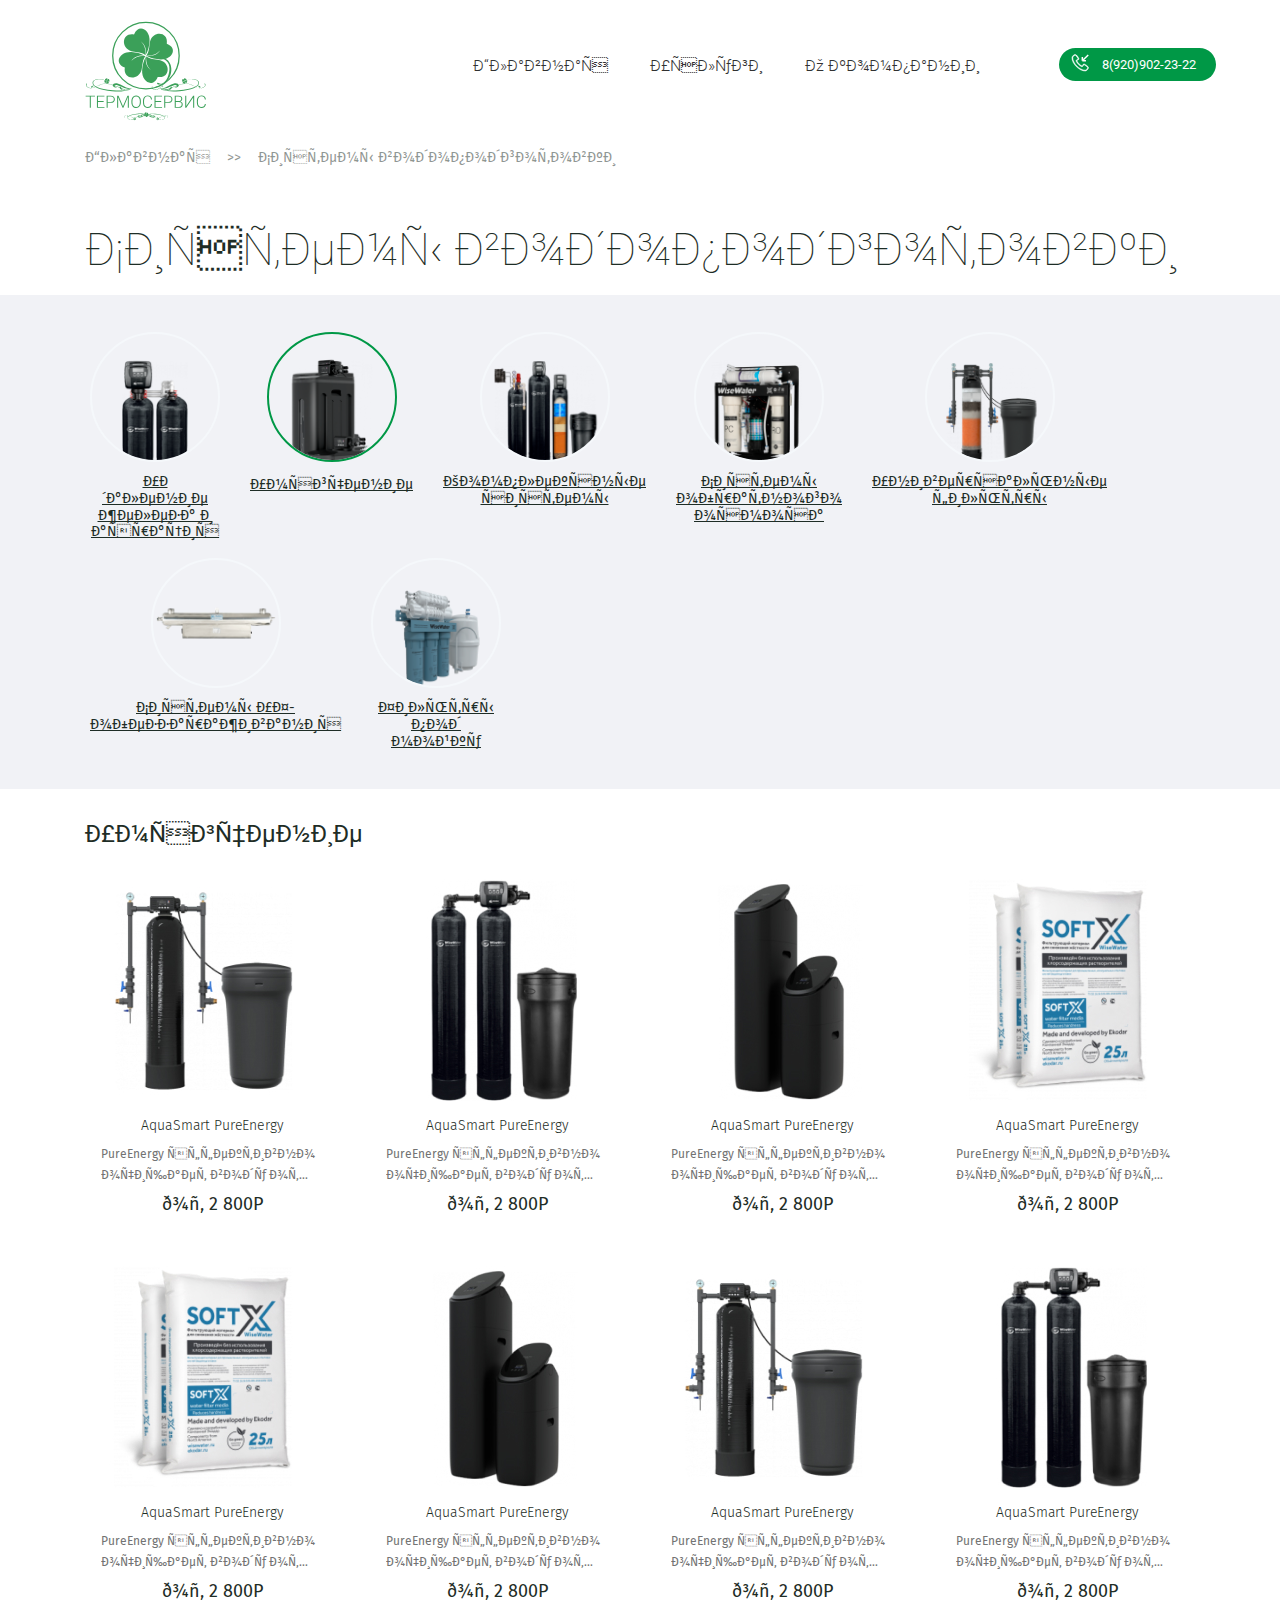
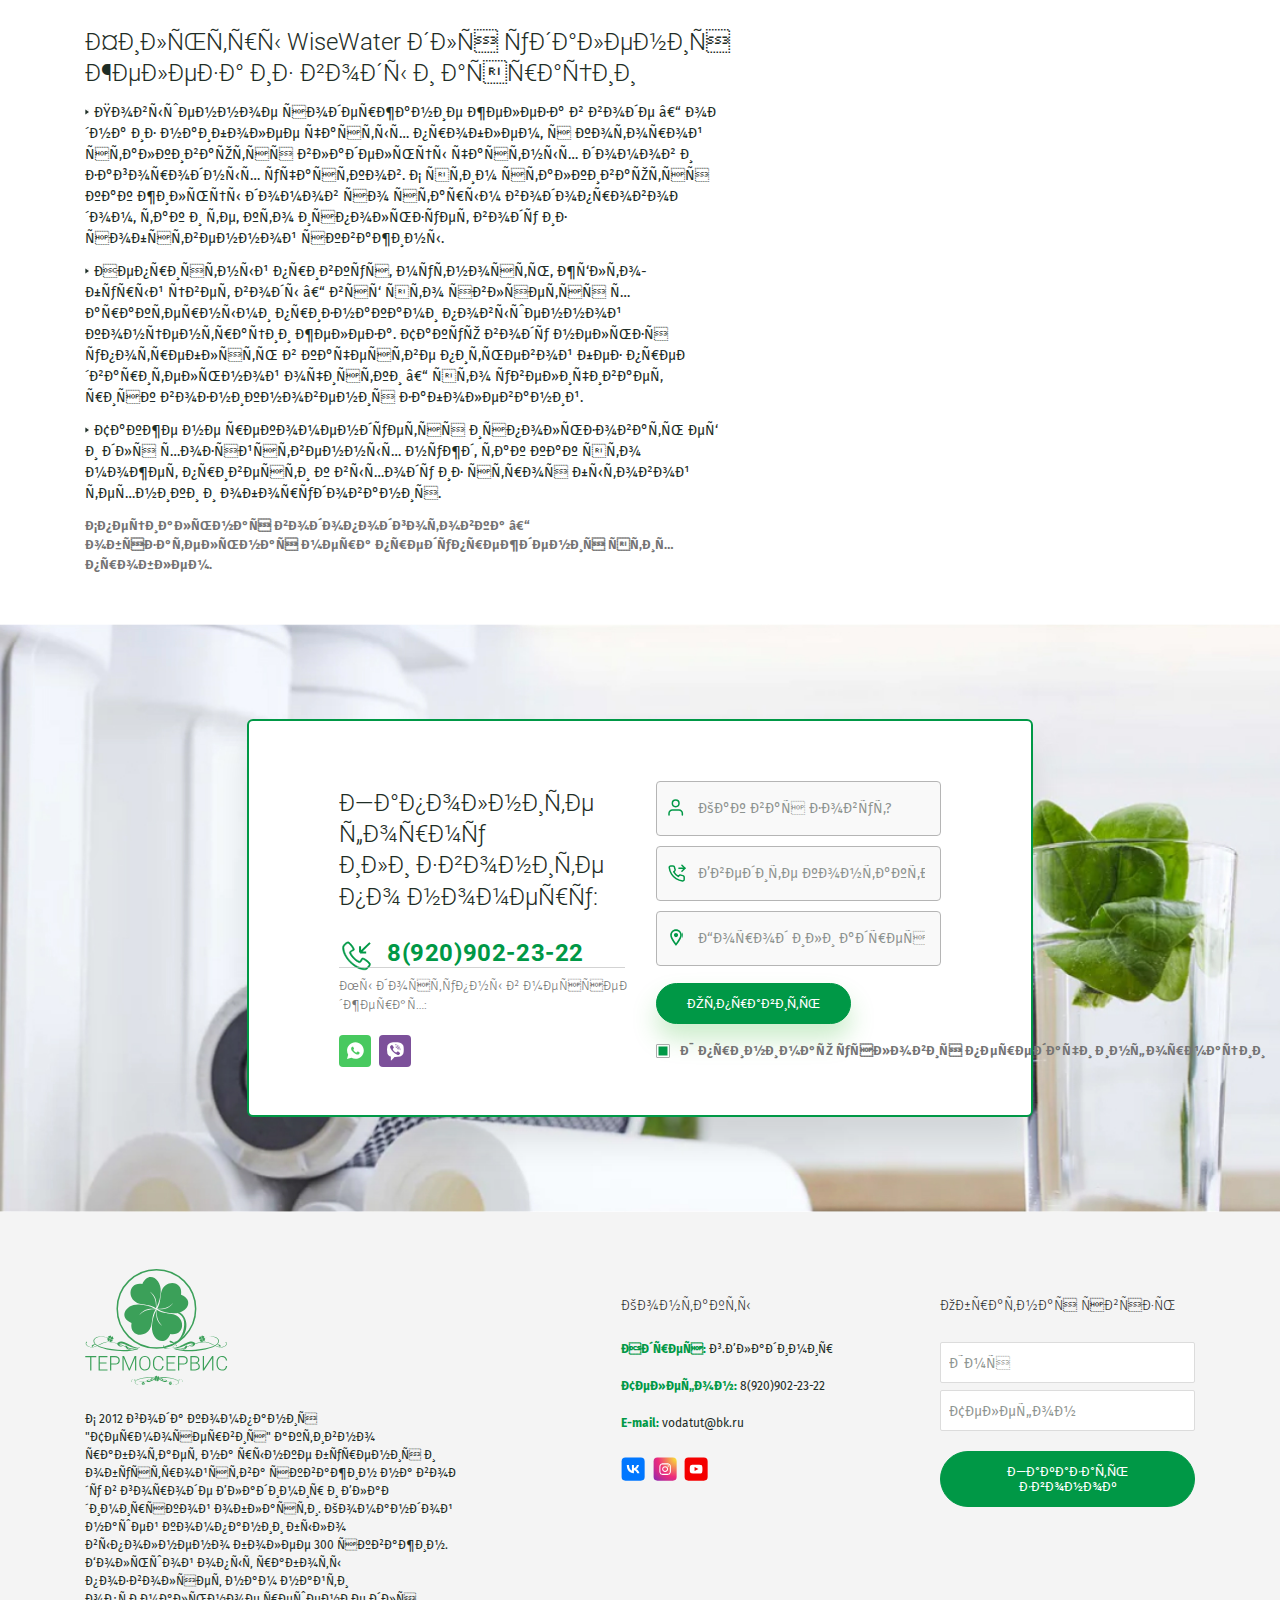
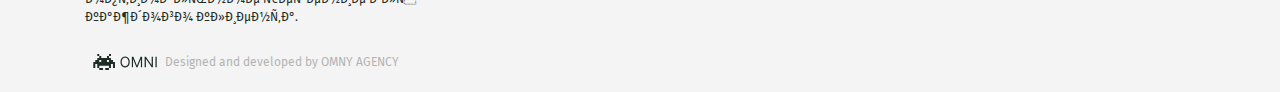
<file: catalog.html>
<!DOCTYPE html>
<html lang="ru">

<head>
    <meta http-equiv="Content-Type" content="text/html; charset=[(modx_charset)]">
    <!-- <base href="/"> -->
    <title>Системы водоподготовки во Владимире: цена, расчет, список работ - Термосервис</title>

    <meta name="keywords"
        content="артезианская скважина, бурение на известняк, бурение на воду, бурение артезианских скважин">
    <meta name="description"
        content="Бурение скважин во Владимире - артезианские скважины по низким ценам, бурение на известняк высокого качества, гарантия. Консультация по тел.: 8(920)902-23-22">
    <!-- Removed by WebCopy --><!--<base href="https://voda33.su/">--><!-- Removed by WebCopy -->

    <meta http-equiv="X-UA-Compatible" content="IE=edge">
    <meta name="viewport" content="width=device-width, initial-scale=1, maximum-scale=1">
    <!-- Template Basic Images Start -->
    <!--
        <meta property="og:image" content="path/to/image.jpg">
        -->
    <link rel="icon" href="theme/img/favicon/favicon.ico">
    <link rel="apple-touch-icon" sizes="180x180" href="theme/img/favicon/apple-touch-icon-180x180.png">
    <!-- Template Basic Images End -->
    <!-- Custom Browsers Color Start -->
    <meta name="theme-color" content="#000">
    <meta name="cmsmagazine" content="ee2d2778bcd81db04e7487b7b5857b15">
    <!-- Custom Browsers Color End -->
    <!-- CSS Libs -->
    <link rel="stylesheet" href="theme/libs/swiper-master/swiper.min.css">
    <link rel="stylesheet" href="theme/libs/fancybox/jquery.fancybox.min.css">
    <!-- CSS Custom -->
    <link rel="stylesheet" href="theme/css/main.min.css">
    <link rel="stylesheet" href="theme/css/custom.css">

    <!-- Yandex.Metrika counter -->
    <script type="text/javascript">
        (function (m, e, t, r, i, k, a) {
            m[i] = m[i] || function () { (m[i].a = m[i].a || []).push(arguments) };
            m[i].l = 1 * new Date(); k = e.createElement(t), a = e.getElementsByTagName(t)[0], k.async = 1, k.src = r, a.parentNode.insertBefore(k, a)
        })
            (window, document, "script", "https://mc.yandex.ru/metrika/tag.js", "ym");

        ym(57288943, "init", {
            clickmap: true,
            trackLinks: true,
            accurateTrackBounce: true
        });
    </script>
    <noscript>
        <div><img src="watch/57288943" style="position:absolute; left:-9999px;" alt=""></div>
    </noscript>
    <!-- /Yandex.Metrika counter -->
</head>

<body>

    <!-- Custom HTML -->
    <div class="main-wrapper">
        <header class="">
            <div class="my-container">
                <div class="123 h-logo">
                    <a href="main.html">
                        <svg width="122" height="100" viewbox="0 0 143 118" fill="none"
                            xmlns="http://www.w3.org/2000/svg">
                            <path
                                d="M71.4331 80.0841C93.0906 80.0841 110.647 62.5272 110.647 40.8697C110.647 19.2123 93.0906 1.6554 71.4331 1.6554C49.7756 1.6554 32.2188 19.2123 32.2188 40.8697C32.2188 62.5272 49.7756 80.0841 71.4331 80.0841Z"
                                stroke="#3BA059" stroke-width="1.5" stroke-miterlimit="22.9256"></path>
                            <path fill-rule="evenodd" clip-rule="evenodd"
                                d="M71.8464 110.557L71.8462 110.558L71.8467 110.558C71.823 110.833 71.797 111.057 71.857 111.377C71.9262 111.659 72.0964 111.909 72.2999 112.082L72.2759 112.109C72.0611 111.924 71.8605 111.648 71.7987 111.387C71.7506 111.134 71.7666 110.91 71.7931 110.655C71.5804 111.059 71.4501 111.504 71.4068 111.956C71.2969 113.1 72.447 113.809 72.9497 112.661L71.8714 110.605L72.9497 112.661C74.1803 112.901 74.3344 111.329 73.2466 110.991C72.9288 110.893 72.3631 110.903 71.9479 110.636C71.8501 110.573 71.8464 110.557 71.8464 110.557V110.557Z"
                                fill="#3BA059"></path>
                            <path fill-rule="evenodd" clip-rule="evenodd"
                                d="M71.9588 110.539C72.3629 110.752 72.8072 110.882 73.259 110.926C74.4036 111.038 75.114 109.888 73.966 109.384L71.9087 110.46L73.966 109.384C74.2077 108.154 72.6355 107.998 72.2968 109.085C72.1979 109.403 72.2075 109.969 71.9404 110.384C71.8822 110.474 71.8638 110.484 71.8613 110.485C72.1361 110.508 72.3607 110.535 72.6804 110.475C72.9619 110.405 73.2118 110.235 73.3853 110.032L73.4117 110.056C73.2275 110.27 72.951 110.471 72.6903 110.533C72.4377 110.581 72.2131 110.565 71.9588 110.539V110.539Z"
                                fill="#3BA059"></path>
                            <path fill-rule="evenodd" clip-rule="evenodd"
                                d="M71.7654 110.543C71.3355 110.298 70.8555 110.15 70.3669 110.103C69.2222 109.993 68.5131 111.143 69.6618 111.646L71.6944 110.58C71.4467 110.558 71.2325 110.54 70.9371 110.596C70.6554 110.665 70.4055 110.835 70.232 111.038L70.2058 111.014C70.3898 110.8 70.6664 110.599 70.9272 110.537C71.2143 110.483 71.4651 110.511 71.7647 110.543C71.7652 110.543 71.7654 110.543 71.7654 110.543V110.543ZM71.6944 110.58L69.6618 111.646C69.4214 112.876 70.9936 113.03 71.3311 111.943C71.4297 111.625 71.4196 111.059 71.6862 110.644C71.7035 110.617 71.7173 110.597 71.7281 110.583L71.6944 110.58Z"
                                fill="#3BA059"></path>
                            <path fill-rule="evenodd" clip-rule="evenodd"
                                d="M71.7869 110.463C72.0311 110.033 72.1793 109.554 72.2263 109.065C72.3361 107.921 71.186 107.211 70.6832 108.36L71.7499 110.394C71.7715 110.146 71.7897 109.931 71.7342 109.635C71.665 109.354 71.4949 109.104 71.2913 108.93L71.3153 108.904C71.5301 109.088 71.7307 109.365 71.7925 109.625C71.8472 109.913 71.8191 110.163 71.7869 110.463ZM71.7499 110.394L70.6832 108.36C69.4527 108.12 69.2986 109.692 70.3863 110.029C70.7041 110.128 71.2699 110.118 71.685 110.385C71.7123 110.402 71.7323 110.416 71.7469 110.427L71.7499 110.394Z"
                                fill="#3BA059"></path>
                            <path
                                d="M87.9308 80.0303C88.5654 80.0477 89.8048 80.6418 92.7387 80.0612C98.5021 78.9193 101.781 76.3567 104.612 75.7969C107.342 75.256 107.896 75.9263 108.004 76.4709C108.084 76.8804 107.889 77.486 106.777 77.7077C105.764 77.9081 105.118 77.8237 104.493 77.5917L104.363 77.724C105.061 78.3298 106.534 78.6056 107.343 78.4461C108.152 78.2846 110.458 77.1908 110.176 75.7583C109.878 74.2572 107.861 73.0968 104.523 73.758C100.274 74.5998 95.3068 78.7028 91.0582 79.5447C88.7334 80.0051 88.6501 79.5536 87.5098 79.6375L87.9308 80.0303V80.0303Z"
                                fill="#3BA059"></path>
                            <path
                                d="M130.857 77.418C130.857 77.418 133.064 75.7601 133.798 77.4661C134.305 78.6509 135.519 79.2828 135.758 78.3474C135.982 77.4725 134.832 76.6555 133.83 76.4991C132.828 76.3407 131.964 76.2874 130.857 77.418V77.418Z"
                                fill="#3BA059"></path>
                            <path
                                d="M92.6511 81.4648C93.4614 81.4455 97.4525 81.4038 100.426 79.8029C103.399 78.2039 115.228 72.8125 121.768 74.4589C128.31 76.1055 133.104 80.7337 137.975 79.1565C142.845 77.5803 141.724 74.7655 141.275 74.1676C140.827 73.5692 140.115 73.9979 140.6 74.5466C141.082 75.0962 141.486 75.1743 141.098 76.1542C140.714 77.1338 140.593 77.5543 138.509 78.5157C136.426 79.4784 134.973 79.5627 131.326 78.0676C127.68 76.5721 124.19 74.6074 121.54 74.1154C118.892 73.624 116.821 73.3992 109.447 75.6574C102.072 77.9135 99.6389 80.2732 95.49 80.6462C91.3412 81.0181 91.1299 80.8287 89.5457 80.6427C89.5457 80.6427 88.9671 80.8555 89.5642 81.0368C90.1612 81.2152 91.9682 81.4808 92.6511 81.4648V81.4648Z"
                                fill="#3BA059"></path>
                            <path
                                d="M95.3633 81.8675C95.3633 81.8675 99.0915 81.7819 99.6121 79.8833C100.088 78.1367 101.526 76.6321 101.957 77.9215C102.385 79.2126 101.221 80.5933 99.5214 81.2885C97.8225 81.9839 96.5964 81.9626 95.3633 81.8675V81.8675Z"
                                fill="#3BA059"></path>
                            <path
                                d="M133.999 72.8665C133.738 69.7677 129.297 68.2951 125.34 68.6289C122.482 68.8696 120.053 69.6167 119.15 70.0428C118.614 70.2776 118.296 70.432 118.302 70.4956C118.307 70.56 118.843 70.3549 119.165 70.2318C120.774 69.6191 123.162 69.0672 125.471 68.8731C128.329 68.6318 132.963 69.7692 133.225 72.868C133.567 76.9158 126.876 80.2829 110.058 81.7009C102.143 82.3681 95.0884 82.0711 89.8389 80.8579C89.9625 80.8068 89.5338 80.938 89.5391 81.0005C89.5453 81.0643 89.9693 81.2755 90.7051 81.4683C96.3079 82.9384 101.48 83.6981 111.154 82.8822C124.675 81.7424 134.405 77.6738 133.999 72.8665V72.8665Z"
                                fill="#3BA059"></path>
                            <path fill-rule="evenodd" clip-rule="evenodd"
                                d="M117.093 70.7477L117.093 70.747L117.093 70.7469C117.021 70.438 116.954 70.1866 116.969 69.8125C117.001 69.4806 117.153 69.168 117.356 68.9368L117.324 68.9107C117.11 69.156 116.928 69.5039 116.901 69.811C116.888 70.1068 116.944 70.36 117.016 70.6454C116.707 70.2205 116.485 69.7364 116.36 69.2292C116.045 67.9448 117.237 66.9469 117.999 68.1705L117.114 70.6894L117.999 68.1705C119.36 67.6928 119.796 69.4565 118.614 70.0211C118.269 70.186 117.624 70.2684 117.195 70.6407C117.094 70.7285 117.093 70.7477 117.093 70.7477V70.7477Z"
                                fill="#3BA059"></path>
                            <path fill-rule="evenodd" clip-rule="evenodd"
                                d="M117.222 70.7502C117.647 70.4406 118.131 70.2181 118.637 70.0932C119.922 69.7767 120.921 70.9668 119.698 71.7308L117.178 70.8478L119.698 71.7308C120.177 73.0909 118.414 73.5291 117.848 72.3479C117.683 72.0027 117.6 71.3573 117.227 70.9296C117.146 70.8365 117.123 70.8282 117.12 70.8275C117.429 70.755 117.68 70.6882 118.054 70.7033C118.386 70.7353 118.699 70.8875 118.93 71.0903L118.956 71.0587C118.711 70.8447 118.362 70.6623 118.055 70.6353C117.76 70.6225 117.507 70.6779 117.222 70.7502V70.7502Z"
                                fill="#3BA059"></path>
                            <path fill-rule="evenodd" clip-rule="evenodd"
                                d="M117.003 70.7777C116.554 71.1273 116.033 71.3758 115.484 71.5103C114.2 71.8253 113.202 70.6343 114.426 69.8715L116.916 70.7472C116.638 70.8129 116.397 70.8689 116.051 70.855C115.719 70.823 115.407 70.6708 115.176 70.4679L115.15 70.4995C115.395 70.7136 115.743 70.896 116.05 70.9229C116.386 70.9375 116.667 70.8639 117.002 70.7776C117.003 70.7777 117.003 70.7777 117.003 70.7777ZM116.916 70.7472L114.426 69.8715C113.948 68.511 115.712 68.0747 116.276 69.2564C116.441 69.6019 116.524 70.2473 116.896 70.6754C116.92 70.7032 116.939 70.7234 116.954 70.7381L116.916 70.7472V70.7472Z"
                                fill="#3BA059"></path>
                            <path fill-rule="evenodd" clip-rule="evenodd"
                                d="M117.04 70.8648C117.389 71.3133 117.637 71.8346 117.772 72.3824C118.087 73.6669 116.896 74.6648 116.133 73.4411L117.009 70.9495C117.075 71.2283 117.131 71.4694 117.117 71.8155C117.085 72.1474 116.933 72.46 116.73 72.6912L116.762 72.7172C116.976 72.472 117.158 72.1241 117.185 71.817C117.2 71.4812 117.126 71.2004 117.04 70.8648V70.8648ZM117.009 70.9495L116.133 73.4411C114.772 73.9189 114.336 72.1552 115.518 71.5906C115.863 71.4256 116.509 71.3433 116.937 70.9709C116.965 70.9465 116.986 70.9273 117 70.9123L117.009 70.9495Z"
                                fill="#3BA059"></path>
                            <path
                                d="M54.5156 79.9719C53.8811 79.9894 52.6417 80.5834 49.7077 80.0028C43.9443 78.861 40.6659 76.2984 37.8341 75.7386C35.1042 75.1976 34.5501 75.868 34.4429 76.4126C34.3626 76.8221 34.5571 77.4276 35.6696 77.6494C36.6824 77.8497 37.3284 77.7653 37.9531 77.5334L38.0837 77.6656C37.3854 78.2714 35.9128 78.5472 35.1034 78.3878C34.2947 78.2263 31.9884 77.1324 32.2709 75.6999C32.5686 74.1989 34.585 73.0385 37.9237 73.6996C42.1724 74.5414 47.1397 78.6444 51.3882 79.4864C53.7131 79.9467 53.7964 79.4953 54.9367 79.5792L54.5156 79.9719V79.9719Z"
                                fill="#3BA059"></path>
                            <path
                                d="M11.5883 77.3596C11.5883 77.3596 9.38184 75.7017 8.64817 77.4077C8.141 78.5925 6.92714 79.2244 6.68746 78.289C6.46346 77.4142 7.61327 76.5971 8.61609 76.4407C9.61784 76.2823 10.4816 76.2291 11.5883 77.3596V77.3596Z"
                                fill="#3BA059"></path>
                            <path
                                d="M49.7948 81.4064C48.9845 81.3872 44.9934 81.3455 42.0196 79.7446C39.0468 78.1456 27.2175 72.7542 20.6776 74.4006C14.1364 76.0471 9.3419 80.6754 4.47053 79.0981C-0.398938 77.522 0.721761 74.7072 1.17047 74.1092C1.61894 73.5109 2.3305 73.9396 1.84638 74.4883C1.36381 75.0379 0.960257 75.116 1.34765 76.0959C1.73219 77.0755 1.85304 77.4959 3.93674 78.4574C6.02009 79.4201 7.47269 79.5044 11.1201 78.0093C14.7661 76.5138 18.2563 74.549 20.9057 74.0571C23.5539 73.5657 25.6252 73.3409 32.9992 75.599C40.3742 77.8552 42.8071 80.2149 46.9559 80.5879C51.1047 80.9598 51.316 80.7703 52.9003 80.5844C52.9003 80.5844 53.4788 80.7972 52.8817 80.9785C52.2847 81.1569 50.4778 81.4225 49.7948 81.4064V81.4064Z"
                                fill="#3BA059"></path>
                            <path
                                d="M47.0839 81.8092C47.0839 81.8092 43.3556 81.7235 42.835 79.8249C42.3591 78.0783 40.921 76.5737 40.4905 77.8631C40.0624 79.1542 41.2257 80.5349 42.9257 81.2301C44.6246 81.9255 45.8508 81.9042 47.0839 81.8092Z"
                                fill="#3BA059"></path>
                            <path
                                d="M8.44683 72.8081C8.70754 69.7094 13.1486 68.2367 17.1059 68.5705C19.9642 68.8113 22.3932 69.5584 23.2965 69.9845C23.8319 70.2193 24.15 70.3737 24.1435 70.4372C24.1391 70.5016 23.6031 70.2965 23.281 70.1734C21.6718 69.5607 19.2841 69.0089 16.9749 68.8147C14.1166 68.5735 9.48256 69.7108 9.22125 72.8097C8.87878 76.8575 15.57 80.2245 32.3878 81.6426C40.3031 82.3098 47.3575 82.0127 52.607 80.7996C52.4835 80.7485 52.9122 80.8796 52.9069 80.9422C52.9007 81.006 52.4767 81.2171 51.7409 81.41C46.1381 82.8801 40.9655 83.6398 31.2923 82.8239C17.7713 81.684 8.04066 77.6155 8.44683 72.8081V72.8081Z"
                                fill="#3BA059"></path>
                            <path fill-rule="evenodd" clip-rule="evenodd"
                                d="M25.3517 70.6894L25.3522 70.6887L25.3516 70.6885C25.4241 70.3796 25.4911 70.1282 25.4759 69.7542C25.4439 69.4223 25.2917 69.1096 25.0889 68.8784L25.1206 68.8524C25.3345 69.0976 25.5169 69.4456 25.5439 69.7526C25.5567 70.0484 25.5012 70.3016 25.4287 70.5871C25.7379 70.1621 25.9599 69.678 26.0843 69.1708C26.3993 67.8864 25.2082 66.8886 24.4454 68.1122L25.3312 70.631L24.4454 68.1122C23.085 67.6345 22.6485 69.3982 23.8304 69.9627C24.1758 70.1277 24.8213 70.21 25.2494 70.5823C25.3504 70.6701 25.3517 70.6894 25.3517 70.6894V70.6894Z"
                                fill="#3BA059"></path>
                            <path fill-rule="evenodd" clip-rule="evenodd"
                                d="M25.222 70.6918C24.7976 70.3822 24.3136 70.1597 23.8066 70.0348C22.5225 69.7182 21.5234 70.9083 22.7462 71.6724L25.266 70.7894L22.7462 71.6724C22.2669 73.0325 24.0301 73.4707 24.596 72.2895C24.7614 71.9443 24.8444 71.2989 25.2171 70.8711C25.2983 70.7781 25.321 70.7698 25.324 70.7691C25.0153 70.6966 24.764 70.6298 24.3902 70.6449C24.0582 70.6769 23.7455 70.8291 23.5143 71.0319L23.4884 71.0003C23.7335 70.7863 24.0816 70.6039 24.3887 70.5769C24.6841 70.5641 24.9369 70.6195 25.222 70.6918V70.6918Z"
                                fill="#3BA059"></path>
                            <path fill-rule="evenodd" clip-rule="evenodd"
                                d="M25.4414 70.7193C25.8901 71.0689 26.4117 71.3174 26.96 71.4519C28.2444 71.7669 29.2422 70.5759 28.0185 69.8131L25.5285 70.6888C25.8067 70.7545 26.0474 70.8105 26.3929 70.7966C26.7249 70.7646 27.0376 70.6124 27.2688 70.4095L27.2947 70.4411C27.0496 70.6551 26.7015 70.8375 26.3946 70.8645C26.0587 70.8791 25.7778 70.8055 25.4422 70.7192C25.4416 70.7193 25.4414 70.7193 25.4414 70.7193ZM25.5285 70.6888L28.0185 69.8131C28.4963 68.4526 26.7326 68.0162 26.1681 69.198C26.0031 69.5435 25.9208 70.1888 25.5485 70.617C25.5242 70.6448 25.5053 70.665 25.4906 70.6797L25.5285 70.6888V70.6888Z"
                                fill="#3BA059"></path>
                            <path fill-rule="evenodd" clip-rule="evenodd"
                                d="M25.4049 70.8064C25.0557 71.2549 24.8074 71.7762 24.673 72.324C24.358 73.6085 25.5491 74.6064 26.3119 73.3827L25.4356 70.8912C25.3698 71.1699 25.3136 71.411 25.3275 71.7571C25.3596 72.089 25.5117 72.4016 25.7145 72.6329L25.6829 72.6588C25.469 72.4136 25.2865 72.0657 25.2595 71.7586C25.2449 71.4228 25.3185 71.142 25.4049 70.8064V70.8064ZM25.4356 70.8912L26.3119 73.3827C27.6724 73.8605 28.1088 72.0968 26.9269 71.5322C26.5815 71.3672 25.936 71.285 25.5079 70.9125C25.4797 70.8881 25.4593 70.8689 25.4444 70.854L25.4356 70.8912Z"
                                fill="#3BA059"></path>
                            <path fill-rule="evenodd" clip-rule="evenodd"
                                d="M71.0262 40.3575L71.0298 40.35C71.2199 30.8165 68.8927 27.9721 65.3202 23.8992C65.1034 23.6521 65.6608 24.0843 65.3634 23.8337C70.5524 28.2077 71.886 32.1659 71.3363 39.7665L71.3926 39.655C74.0789 34.5527 75.3432 29.4751 75.7269 23.7641C76.6341 10.2662 62.8709 2.31419 57.3452 15.9904L70.7167 39.8062L57.3452 15.9904C42.7935 13.5776 41.5103 32.1189 54.4153 35.7215C58.1864 36.7742 64.8348 36.4643 69.8063 39.46C70.9786 40.1664 71.0265 40.3575 71.0262 40.3575V40.3575Z"
                                fill="#3BA059"></path>
                            <path fill-rule="evenodd" clip-rule="evenodd"
                                d="M82.5176 78.7842C87.0131 77.3375 91.2803 74.9704 94.8595 71.8819C106.418 61.9087 101.735 42.4158 89.3263 43.5802L89.4481 44.5668C92.438 44.3454 95.2094 46.5267 96.9941 48.5913C101.588 53.905 98.3105 67.2251 93.7682 71.4967C89.2259 75.7684 86.4607 76.4406 82.3037 77.9948L82.5176 78.7842V78.7842Z"
                                fill="#3BA059"></path>
                            <path
                                d="M70.9861 110.875C71.2995 110.866 71.9115 110.573 73.3603 110.86C76.2062 111.424 77.825 112.689 79.2233 112.965C80.5712 113.233 80.8449 112.902 80.8977 112.633C80.9374 112.43 80.8413 112.131 80.2921 112.022C79.7919 111.923 79.473 111.965 79.1645 112.079L79.1 112.014C79.4448 111.715 80.1719 111.579 80.5717 111.657C80.971 111.737 82.1097 112.277 81.9703 112.984C81.8233 113.726 80.8275 114.299 79.179 113.972C77.0811 113.557 74.6283 111.531 72.5304 111.115C71.3825 110.888 71.3413 111.11 70.7783 111.069L70.9861 110.875V110.875Z"
                                fill="#3BA059"></path>
                            <path
                                d="M92.1826 112.165C92.1826 112.165 93.2721 112.984 93.6344 112.141C93.8848 111.556 94.4841 111.244 94.6026 111.706C94.7131 112.138 94.1454 112.542 93.6502 112.619C93.1556 112.697 92.7291 112.723 92.1826 112.165Z"
                                fill="#3BA059"></path>
                            <path
                                d="M73.3169 110.167C73.717 110.176 75.6877 110.197 77.1563 110.987C78.6241 111.777 84.4652 114.439 87.6946 113.626C90.9245 112.813 93.2919 110.528 95.6974 111.307C98.1018 112.085 97.5484 113.475 97.3268 113.77C97.1054 114.065 96.754 113.854 96.9931 113.583C97.2314 113.311 97.4307 113.273 97.2393 112.789C97.0495 112.305 96.9898 112.098 95.961 111.623C94.9322 111.148 94.2149 111.106 92.4138 111.844C90.6135 112.583 88.8901 113.553 87.5819 113.796C86.2743 114.038 85.2514 114.149 81.6103 113.034C77.9687 111.92 76.7673 110.755 74.7187 110.571C72.6701 110.387 72.5658 110.481 71.7835 110.573C71.7835 110.573 71.4977 110.467 71.7927 110.378C72.0875 110.29 72.9797 110.159 73.3169 110.167V110.167Z"
                                fill="#3BA059"></path>
                            <path
                                d="M74.6553 109.968C74.6553 109.968 76.4962 110.01 76.7532 110.948C76.9883 111.81 77.6984 112.553 77.911 111.916C78.1224 111.279 77.5479 110.597 76.7084 110.254C75.8696 109.91 75.2642 109.921 74.6553 109.968V109.968Z"
                                fill="#3BA059"></path>
                            <path
                                d="M93.735 114.412C93.6062 115.943 91.4133 116.67 89.4592 116.505C88.0479 116.386 86.8484 116.017 86.4024 115.807C86.138 115.691 85.9809 115.615 85.9842 115.583C85.9864 115.551 86.251 115.653 86.4101 115.713C87.2046 116.016 88.3837 116.288 89.524 116.384C90.9352 116.503 93.2236 115.942 93.3525 114.412C93.5217 112.413 90.2176 110.75 81.9133 110.05C78.0048 109.721 74.5214 109.867 71.9293 110.466C71.9903 110.492 71.7787 110.427 71.7813 110.396C71.7842 110.364 71.9936 110.26 72.357 110.165C75.1236 109.439 77.6777 109.064 82.4542 109.467C89.1307 110.03 93.9355 112.039 93.735 114.412V114.412Z"
                                fill="#3BA059"></path>
                            <path fill-rule="evenodd" clip-rule="evenodd"
                                d="M85.3854 115.459L85.3852 115.459L85.3855 115.459C85.3496 115.612 85.3166 115.736 85.3241 115.92C85.3399 116.084 85.415 116.239 85.5152 116.353L85.4996 116.366C85.3939 116.245 85.3039 116.073 85.2906 115.921C85.2841 115.775 85.3116 115.65 85.3474 115.509C85.1947 115.719 85.0851 115.958 85.0237 116.208C84.8681 116.843 85.4562 117.335 85.8329 116.731L85.3955 115.487L85.8329 116.731C86.5047 116.967 86.7202 116.096 86.1366 115.817C85.966 115.736 85.6474 115.695 85.4359 115.511C85.3861 115.468 85.3854 115.459 85.3854 115.459V115.459Z"
                                fill="#3BA059"></path>
                            <path fill-rule="evenodd" clip-rule="evenodd"
                                d="M85.4508 115.457C85.6604 115.61 85.8994 115.72 86.1496 115.782C86.7837 115.938 87.2771 115.351 86.6733 114.973L85.429 115.409L86.6733 114.973C86.9099 114.302 86.0393 114.085 85.7599 114.669C85.6782 114.839 85.6372 115.158 85.4531 115.369C85.4131 115.415 85.4019 115.419 85.4004 115.419C85.5529 115.455 85.6769 115.488 85.8616 115.481C86.0254 115.465 86.1798 115.39 86.294 115.289L86.3068 115.305C86.1857 115.411 86.0139 115.501 85.8623 115.514C85.7164 115.52 85.5915 115.493 85.4508 115.457V115.457Z"
                                fill="#3BA059"></path>
                            <path fill-rule="evenodd" clip-rule="evenodd"
                                d="M85.3418 115.444C85.1203 115.271 84.8628 115.149 84.592 115.082C83.9578 114.927 83.4651 115.515 84.0693 115.891L85.2988 115.459C85.1616 115.426 85.0426 115.399 84.872 115.406C84.7081 115.422 84.5537 115.497 84.4395 115.597L84.4267 115.581C84.5478 115.476 84.7196 115.385 84.8713 115.372C85.037 115.365 85.1757 115.401 85.3415 115.444C85.3417 115.444 85.3418 115.444 85.3418 115.444V115.444ZM85.2988 115.459L84.0693 115.891C83.8334 116.563 84.7043 116.779 84.9831 116.195C85.0645 116.025 85.1052 115.706 85.2891 115.494C85.3009 115.481 85.3103 115.471 85.3176 115.463L85.2988 115.459V115.459Z"
                                fill="#3BA059"></path>
                            <path fill-rule="evenodd" clip-rule="evenodd"
                                d="M85.3587 115.401C85.5312 115.179 85.6538 114.922 85.7202 114.651C85.8758 114.017 85.2876 113.524 84.911 114.129L85.3435 115.359C85.3761 115.221 85.4039 115.102 85.397 114.931C85.3812 114.768 85.306 114.613 85.2058 114.499L85.2215 114.486C85.3271 114.607 85.4172 114.779 85.4305 114.931C85.4378 115.096 85.4014 115.235 85.3587 115.401V115.401ZM85.3435 115.359L84.911 114.129C84.2391 113.893 84.0237 114.764 84.6072 115.042C84.7778 115.124 85.0965 115.165 85.3079 115.348C85.3218 115.36 85.3319 115.37 85.3393 115.377L85.3435 115.359V115.359Z"
                                fill="#3BA059"></path>
                            <path
                                d="M72.5857 110.866C72.2724 110.857 71.6604 110.564 70.2116 110.85C67.3658 111.414 65.7469 112.68 64.3486 112.956C63.0007 113.223 62.727 112.892 62.674 112.623C62.6345 112.421 62.7305 112.122 63.2799 112.013C63.78 111.914 64.099 111.955 64.4074 112.07L64.4718 112.005C64.127 111.705 63.4 111.569 63.0002 111.648C62.601 111.728 61.4622 112.268 61.6016 112.975C61.7486 113.716 62.7443 114.289 64.3928 113.963C66.4908 113.547 68.9436 111.521 71.0414 111.105C72.1895 110.878 72.2306 111.101 72.7936 111.06L72.5857 110.866V110.866Z"
                                fill="#3BA059"></path>
                            <path
                                d="M51.39 112.156C51.39 112.156 50.3004 112.974 49.9382 112.132C49.6877 111.547 49.0884 111.235 48.97 111.697C48.8595 112.129 49.4271 112.532 49.9224 112.609C50.417 112.688 50.8435 112.714 51.39 112.156Z"
                                fill="#3BA059"></path>
                            <path
                                d="M70.2551 110.157C69.855 110.167 67.8841 110.187 66.4157 110.978C64.9478 111.768 59.1067 114.43 55.8774 113.617C52.6475 112.804 50.28 110.518 47.8746 111.297C45.4702 112.075 46.0236 113.465 46.2451 113.761C46.4666 114.056 46.8178 113.844 46.5789 113.573C46.3405 113.302 46.1413 113.263 46.3325 112.78C46.5225 112.296 46.5821 112.088 47.611 111.614C48.6398 111.138 49.357 111.097 51.158 111.835C52.9584 112.573 54.6817 113.543 55.9901 113.786C57.2977 114.029 58.3205 114.14 61.9617 113.025C65.6033 111.911 66.8047 110.746 68.8533 110.562C70.9019 110.378 71.0062 110.471 71.7885 110.563C71.7885 110.563 72.0741 110.458 71.7793 110.369C71.4845 110.281 70.5923 110.149 70.2551 110.157Z"
                                fill="#3BA059"></path>
                            <path
                                d="M68.9169 109.959C68.9169 109.959 67.076 110.001 66.819 110.938C66.5839 111.801 65.8738 112.544 65.6612 111.907C65.4498 111.27 66.0242 110.588 66.8636 110.244C67.7026 109.901 68.308 109.912 68.9169 109.959V109.959Z"
                                fill="#3BA059"></path>
                            <path
                                d="M49.8381 114.403C49.9669 115.933 52.1598 116.66 54.1139 116.496C55.5252 116.377 56.7246 116.008 57.1707 115.797C57.435 115.681 57.5922 115.605 57.5889 115.574C57.5867 115.542 57.3221 115.643 57.163 115.704C56.3685 116.007 55.1894 116.279 54.0491 116.375C52.6377 116.494 50.3495 115.933 50.2205 114.402C50.0514 112.404 53.3555 110.741 61.6598 110.041C65.5683 109.711 69.0516 109.858 71.6437 110.457C71.5828 110.482 71.7944 110.418 71.7917 110.387C71.7887 110.355 71.5793 110.251 71.2161 110.156C68.4494 109.43 65.8953 109.055 61.1189 109.458C54.4424 110.02 49.6376 112.029 49.8381 114.403Z"
                                fill="#3BA059"></path>
                            <path fill-rule="evenodd" clip-rule="evenodd"
                                d="M58.1865 115.449L58.1867 115.45L58.1865 115.45C58.2223 115.602 58.2553 115.726 58.2478 115.911C58.2321 116.075 58.1569 116.229 58.0567 116.343L58.0724 116.356C58.1781 116.235 58.2681 116.063 58.2815 115.912C58.2877 115.766 58.2604 115.641 58.2245 115.5C58.3772 115.71 58.4869 115.949 58.5483 116.199C58.7039 116.833 58.1157 117.326 57.7391 116.722L58.1764 115.478L57.7391 116.722C57.0672 116.958 56.8518 116.087 57.4354 115.808C57.6059 115.727 57.9246 115.686 58.136 115.502C58.1859 115.459 58.1866 115.449 58.1865 115.449V115.449Z"
                                fill="#3BA059"></path>
                            <path fill-rule="evenodd" clip-rule="evenodd"
                                d="M58.1225 115.448C57.9128 115.601 57.6739 115.711 57.4235 115.773C56.7894 115.929 56.2961 115.341 56.8999 114.964L58.1441 115.4L56.8999 114.964C56.6632 114.292 57.5339 114.076 57.8133 114.659C57.895 114.83 57.936 115.148 58.1201 115.36C58.1601 115.406 58.1713 115.41 58.1727 115.41C58.0204 115.446 57.8963 115.479 57.7117 115.471C57.5478 115.455 57.3934 115.38 57.2792 115.28L57.2664 115.296C57.3875 115.401 57.5593 115.492 57.711 115.505C57.8568 115.511 57.9816 115.484 58.1225 115.448V115.448Z"
                                fill="#3BA059"></path>
                            <path fill-rule="evenodd" clip-rule="evenodd"
                                d="M58.2314 115.435C58.4531 115.262 58.7106 115.139 58.9813 115.073C59.6155 114.917 60.1083 115.505 59.504 115.882L58.2745 115.45C58.4118 115.417 58.5308 115.389 58.7013 115.396C58.8653 115.412 59.0197 115.487 59.1339 115.588L59.1466 115.572C59.0256 115.466 58.8538 115.376 58.7021 115.363C58.5363 115.356 58.3976 115.392 58.2319 115.435C58.2316 115.435 58.2314 115.435 58.2314 115.435V115.435ZM58.2745 115.45L59.504 115.882C59.74 116.554 58.8691 116.769 58.5903 116.186C58.5088 116.015 58.4682 115.696 58.2843 115.485C58.2724 115.471 58.2631 115.461 58.2557 115.454L58.2745 115.45Z"
                                fill="#3BA059"></path>
                            <path fill-rule="evenodd" clip-rule="evenodd"
                                d="M58.2132 115.391C58.0407 115.17 57.9182 114.913 57.8518 114.642C57.6962 114.008 58.2845 113.515 58.661 114.119L58.2284 115.35C58.1958 115.212 58.1681 115.093 58.175 114.922C58.1908 114.758 58.2659 114.604 58.3661 114.49L58.3505 114.477C58.2449 114.598 58.1548 114.77 58.1414 114.921C58.1343 115.087 58.1705 115.226 58.2132 115.391V115.391ZM58.2284 115.35L58.661 114.119C59.3328 113.883 59.5483 114.754 58.9648 115.033C58.7942 115.115 58.4755 115.155 58.264 115.339C58.2501 115.351 58.24 115.361 58.2328 115.368L58.2284 115.35Z"
                                fill="#3BA059"></path>
                            <path
                                d="M92.2258 72.8632C92.2258 72.8632 89.1772 75.0108 87.6299 73.7936C86.2088 72.6721 84.1578 72.3173 84.5782 73.6099C85.0016 74.9027 86.7579 75.3213 88.5381 74.8696C90.3176 74.4188 91.2908 73.6727 92.2258 72.8632Z"
                                fill="#3BA059"></path>
                            <path
                                d="M96.6692 70.8134C91.1723 74.7229 88.3858 80.7763 83.2742 81.0756C78.1648 81.3752 78.1869 78.3457 78.3878 77.6256C78.5883 76.9052 79.4069 77.0463 79.1553 77.7333C78.9051 78.4207 78.5575 78.6399 79.2742 79.4122C79.9884 80.1854 80.2535 80.5333 82.5441 80.6724C84.8348 80.8127 86.2191 80.3639 89.0745 77.6464C91.9284 74.9289 94.4669 71.831 96.757 70.4105C98.368 69.4113 97.6226 70.1338 96.6692 70.8134Z"
                                fill="#3BA059"></path>
                            <path
                                d="M91.4208 75.5717C91.4208 75.5717 90.4204 76.5777 91.2371 77.072C91.8044 77.4143 92.0402 78.077 91.547 78.1329C91.0857 78.1849 90.7511 77.5417 90.7424 77.0199C90.7328 76.4987 90.7668 76.0551 91.4208 75.5717V75.5717Z"
                                fill="#3BA059"></path>
                            <path fill-rule="evenodd" clip-rule="evenodd"
                                d="M71.9072 40.8613L71.9148 40.8646C81.4501 40.898 84.2558 38.5243 88.2695 34.8854C88.513 34.6646 88.0899 35.2289 88.3357 34.9276C84.0476 40.1877 80.1118 41.5862 72.5032 41.1615L72.6156 41.216C77.7614 43.818 82.8591 44.9988 88.5757 45.2885C102.087 45.9735 109.811 32.0815 96.046 26.7813L72.4534 40.5427L96.046 26.7813C98.2192 12.192 79.6594 11.2138 76.2694 24.1763C75.2788 27.9642 75.6981 34.6066 72.7844 39.6267C72.0975 40.8104 71.9072 40.8615 71.9072 40.8613V40.8613Z"
                                fill="#3BA059"></path>
                            <path fill-rule="evenodd" clip-rule="evenodd"
                                d="M71.6458 41.5756L71.6423 41.5831C71.4522 51.1166 73.7794 53.9609 77.3519 58.0338C77.5686 58.2809 77.0113 57.8487 77.3086 58.0993C72.1196 53.7254 70.7861 49.7671 71.3358 42.1665L71.2795 42.278C68.5932 47.3804 67.3288 52.4579 66.9451 58.169C66.038 71.6669 79.8011 79.6188 85.3269 65.9427L71.9554 42.1268L85.3269 65.9427C99.8785 68.3554 101.162 49.8142 88.2568 46.2116C84.4857 45.1588 77.8373 45.4687 72.8658 42.473C71.6935 41.7667 71.6456 41.5756 71.6458 41.5756V41.5756Z"
                                fill="#3BA059"></path>
                            <path fill-rule="evenodd" clip-rule="evenodd"
                                d="M70.8864 41.2659L70.8789 41.2623C61.3457 41.0606 58.4985 43.3843 54.4212 46.9519C54.1739 47.1684 54.6068 46.6115 54.3558 46.9085C58.736 41.7248 62.6959 40.3962 70.2958 40.9552L70.1844 40.8987C65.0853 38.2061 60.0093 36.9356 54.2988 36.545C40.8019 35.6213 32.8332 49.3748 46.5026 54.9173L70.3347 41.5747L46.5026 54.9173C44.0721 69.4659 62.6119 70.7717 66.2301 57.8712C67.2875 54.1014 66.9857 47.4526 69.9875 42.4848C70.6952 41.3133 70.8864 41.2657 70.8864 41.2659V41.2659Z"
                                fill="#3BA059"></path>
                            <path d="M11.2845 89.1383H6.38174V102.412H5.17324V89.1383H0.280273V88.1067H11.2845V89.1383Z"
                                fill="#3BA059"></path>
                            <path
                                d="M21.5028 95.5542H14.8118V101.39H22.5049V102.412H13.6033V88.1067H22.4558V89.1383H14.8118V94.5324H21.5028V95.5542Z"
                                fill="#3BA059"></path>
                            <path
                                d="M26.268 96.5859V102.412H25.0595V88.1067H29.9328C31.4197 88.1067 32.5922 88.4866 33.4502 89.2464C34.3149 90.0062 34.7472 91.051 34.7472 92.3807C34.7472 93.7234 34.3312 94.7616 33.4994 95.4953C32.6741 96.2223 31.4754 96.5859 29.9033 96.5859H26.268ZM26.268 95.564H29.9328C31.1053 95.564 31.9994 95.2857 32.6151 94.7289C33.2308 94.1721 33.5387 93.3959 33.5387 92.4003C33.5387 91.4112 33.2308 90.6252 32.6151 90.0423C32.0059 89.4527 31.138 89.1514 30.0114 89.1383H26.268V95.564Z"
                                fill="#3BA059"></path>
                            <path
                                d="M39.0605 88.1067L44.3366 100.732L49.6324 88.1067H51.2437V102.412H50.0352V96.183L50.1335 89.7966L44.8082 102.412H43.8748L38.5692 89.8458L38.6674 96.1437V102.412H37.4589V88.1067H39.0605Z"
                                fill="#3BA059"></path>
                            <path
                                d="M65.4412 96.0357C65.4412 97.3522 65.2119 98.5083 64.7534 99.504C64.3015 100.5 63.653 101.266 62.808 101.803C61.9631 102.34 60.9871 102.609 59.8801 102.609C58.2098 102.609 56.8605 102.013 55.8321 100.821C54.8037 99.6219 54.2896 98.0072 54.2896 95.9767V94.5029C54.2896 93.1994 54.5188 92.0466 54.9773 91.0444C55.4424 90.0357 56.0974 89.2628 56.9424 88.7257C57.7873 88.182 58.76 87.9102 59.8605 87.9102C60.9609 87.9102 61.9303 88.1755 62.7687 88.706C63.6137 89.2366 64.2654 89.9866 64.724 90.956C65.1825 91.9254 65.4215 93.0488 65.4412 94.3261V96.0357ZM64.2327 94.4833C64.2327 92.7606 63.843 91.4112 63.0635 90.4353C62.284 89.4593 61.2163 88.9713 59.8605 88.9713C58.5308 88.9713 57.4697 89.4626 56.6771 90.4451C55.8911 91.4211 55.4981 92.7868 55.4981 94.5422V96.0357C55.4981 97.7321 55.8911 99.0782 56.6771 100.074C57.4631 101.063 58.5308 101.557 59.8801 101.557C61.2491 101.557 62.3168 101.069 63.0831 100.093C63.8495 99.1109 64.2327 97.7452 64.2327 95.9963V94.4833Z"
                                fill="#3BA059"></path>
                            <path
                                d="M78.6168 97.9516C78.4531 99.4581 77.9127 100.611 76.9957 101.41C76.0852 102.209 74.8701 102.609 73.3505 102.609C72.2894 102.609 71.3494 102.343 70.5307 101.813C69.7184 101.282 69.0896 100.532 68.6442 99.5629C68.1988 98.5869 67.9728 97.4734 67.9663 96.2223V94.3654C67.9663 93.0946 68.189 91.968 68.6344 90.9855C69.0798 90.003 69.7184 89.2464 70.5503 88.7159C71.3887 88.1787 72.3516 87.9102 73.4389 87.9102C74.9717 87.9102 76.1802 88.3261 77.0644 89.158C77.9553 89.9833 78.4727 91.1263 78.6168 92.587H77.3985C77.0972 90.1569 75.7773 88.9418 73.4389 88.9418C72.142 88.9418 71.1071 89.4265 70.3342 90.396C69.5678 91.3654 69.1846 92.7049 69.1846 94.4145V96.1634C69.1846 97.814 69.558 99.1306 70.3047 100.113C71.058 101.096 72.0732 101.587 73.3505 101.587C74.6147 101.587 75.5677 101.286 76.2097 100.683C76.8516 100.074 77.2478 99.1633 77.3985 97.9516H78.6168Z"
                                fill="#3BA059"></path>
                            <path
                                d="M89.4541 95.5542H82.7631V101.39H90.4562V102.412H81.5546V88.1067H90.4071V89.1383H82.7631V94.5324H89.4541V95.5542Z"
                                fill="#3BA059"></path>
                            <path
                                d="M94.2193 96.5859V102.412H93.0108V88.1067H97.8841C99.371 88.1067 100.543 88.4866 101.402 89.2464C102.266 90.0062 102.698 91.051 102.698 92.3807C102.698 93.7234 102.283 94.7616 101.451 95.4953C100.625 96.2223 99.4267 96.5859 97.8546 96.5859H94.2193ZM94.2193 95.564H97.8841C99.0566 95.564 99.9507 95.2857 100.566 94.7289C101.182 94.1721 101.49 93.3959 101.49 92.4003C101.49 91.4112 101.182 90.6252 100.566 90.0423C99.9572 89.4527 99.0893 89.1514 97.9627 89.1383H94.2193V95.564Z"
                                fill="#3BA059"></path>
                            <path
                                d="M105.41 102.412V88.1067H109.635C111.168 88.1067 112.33 88.4244 113.123 89.0597C113.916 89.6886 114.312 90.6187 114.312 91.8501C114.312 92.5903 114.109 93.2355 113.703 93.7857C113.303 94.3293 112.753 94.7191 112.052 94.9549C112.884 95.1383 113.552 95.5477 114.056 96.183C114.567 96.8184 114.823 97.552 114.823 98.3839C114.823 99.6481 114.413 100.637 113.595 101.351C112.782 102.059 111.649 102.412 110.195 102.412H105.41ZM106.619 95.5346V101.39H110.244C111.279 101.39 112.098 101.128 112.701 100.604C113.31 100.074 113.614 99.3402 113.614 98.4035C113.614 97.5193 113.323 96.8217 112.74 96.3108C112.163 95.7933 111.364 95.5346 110.343 95.5346H106.619ZM106.619 94.5226H109.92C110.929 94.5029 111.708 94.2671 112.258 93.8151C112.815 93.3566 113.094 92.6918 113.094 91.8206C113.094 90.9036 112.805 90.2289 112.229 89.7966C111.659 89.3578 110.794 89.1383 109.635 89.1383H106.619V94.5226Z"
                                fill="#3BA059"></path>
                            <path
                                d="M127.153 88.1067H128.362V102.412H127.153V90.17L119.008 102.412H117.79V88.1067H119.008V100.339L127.153 88.1067Z"
                                fill="#3BA059"></path>
                            <path
                                d="M142.166 97.9516C142.003 99.4581 141.462 100.611 140.545 101.41C139.635 102.209 138.42 102.609 136.9 102.609C135.839 102.609 134.899 102.343 134.08 101.813C133.268 101.282 132.639 100.532 132.194 99.5629C131.748 98.5869 131.522 97.4734 131.516 96.2223V94.3654C131.516 93.0946 131.739 91.968 132.184 90.9855C132.629 90.003 133.268 89.2464 134.1 88.7159C134.938 88.1787 135.901 87.9102 136.989 87.9102C138.521 87.9102 139.73 88.3261 140.614 89.158C141.505 89.9833 142.022 91.1263 142.166 92.587H140.948C140.647 90.1569 139.327 88.9418 136.989 88.9418C135.692 88.9418 134.657 89.4265 133.884 90.396C133.117 91.3654 132.734 92.7049 132.734 94.4145V96.1634C132.734 97.814 133.108 99.1306 133.854 100.113C134.608 101.096 135.623 101.587 136.9 101.587C138.164 101.587 139.117 101.286 139.759 100.683C140.401 100.074 140.797 99.1633 140.948 97.9516H142.166Z"
                                fill="#3BA059"></path>
                        </svg>
                    </a>
                </div>

                <span class="h-adap-mnu"><span>Меню</span></span>

                <ul class="h-mnu">

                    <li><a href="main.html">Главная</a></li>
                    <!-- h-with-sub внутри еще одно меню, которое появляется при наведении -->
                    <li class="h-with-sub  ">
                        <a class="link">Услуги</a>
                        <ul class="hws-ul">
                            <li><a href="burenie-skvazhin-na-vodu.html">Бурение скважин на воду</a></li>
                            <li><a href="burenie-artezianskih-skvazhin.html">Бурение артезианских скважин</a></li>
                            <li><a href="sistemi-vodopodqotovki.html">Системы водоподготовки</a></li>
                            <li><a href="obustrojstvo-skvazhin-na-vodu.html">Обустройство скважин на воду</a></li>
                            <li><a href="septik-i-obustrojstvo-kanalizacii.html">Септик и обустройство канализации</a>
                            </li>
                            <li><a href="himicheskij-analiz-vody.html">Химический анализ воды</a></li>
                        </ul>
                    </li>
                    <li><a href="company.html">О компании</a></li>


                </ul>


                <a href="tel:89209022322" class="h-phone">
                    <div class="hp-img">
                        <svg width="18" height="18" viewbox="0 0 18 18" fill="none" xmlns="http://www.w3.org/2000/svg">
                            <path
                                d="M14.2132 16.9983C12.743 16.9983 11.179 16.5816 9.56439 15.7599C8.07593 15.0021 6.60574 13.9173 5.31237 12.6225C4.01901 11.3277 2.93566 9.8561 2.17857 8.36707C1.35838 6.75188 0.94165 5.18815 0.94165 3.71821C0.94165 2.76537 1.82991 1.84489 2.21095 1.4938C2.75967 0.988327 3.62302 0.398193 4.25062 0.398193C4.56275 0.398193 4.92802 0.602374 5.40203 1.04062C5.75484 1.36764 6.15248 1.81086 6.55012 2.32214C6.79004 2.63091 7.98628 4.20708 7.98628 4.96322C7.98628 5.58323 7.63763 5.44565 6.89548 5.90132C6.60825 6.07728 6.34925 6.32028 6.13507 6.49209C5.90595 6.67552 5.86527 6.77263 5.85863 6.79421C6.64644 8.758 9.0547 11.1658 11.018 11.9527C11.0354 11.9469 11.1326 11.9087 11.3193 11.6763C11.4912 11.4622 11.6738 11.165 11.8498 10.8787C12.3064 10.1366 12.347 9.94408 12.9672 9.94408C13.7234 9.94408 15.2999 11.1401 15.6087 11.38C16.1201 11.7776 16.5634 12.1751 16.8904 12.5279C17.3288 13.001 17.533 13.367 17.533 13.6791C17.533 14.3066 16.9427 15.1723 16.438 15.7234C16.086 16.1069 15.1654 16.9991 14.2124 16.9991L14.2132 16.9983ZM4.24647 1.2282C4.02399 1.23235 3.42545 1.50459 2.77461 2.10385C2.15699 2.67324 1.77263 3.29159 1.77263 3.71821C1.77263 9.30331 8.63296 16.1683 14.2132 16.1683C14.6391 16.1683 15.2575 15.7823 15.827 15.1615C16.4272 14.5074 16.6995 13.9065 16.7037 13.6832C16.6771 13.5255 16.2404 12.9122 15.0458 11.9925C14.019 11.2024 13.1863 10.7782 12.9721 10.7733C12.7172 10.8441 12.6639 11.1389 12.5571 11.3119C12.0922 12.0681 11.6531 12.7827 11.0147 12.7827C10.9117 12.7827 10.8105 12.7628 10.7133 12.7238C8.5342 11.8523 5.95742 9.27592 5.08576 7.09716C4.98117 6.83571 4.96456 6.42569 5.47925 5.95922C5.87714 5.59878 6.62068 5.24702 7.15613 4.95658C7.15032 4.74244 6.72694 3.90994 5.93665 2.88323C5.01684 1.68885 4.40336 1.2531 4.24564 1.22571L4.24647 1.2282Z"
                                fill="#009846" stroke="#009846" stroke-width="0.5"></path>
                            <path d="M17.2264 1.01343L11.333 6.71821M11.333 6.71821H14.9633M11.333 6.71821V2.97291"
                                stroke="#009846" stroke-width="1.5"></path>
                        </svg>
                    </div>
                    8(920)902-23-22
                </a>
            </div>
        </header>
        <!--breadcrumbs-->
        <div class="breadcrumbs">
            <div class="my-container">
                <ul>
                    <li><a href="main.html">Главная</a></li>
                    <li>Системы водоподготовки</li>
                </ul>
            </div>
        </div>
        <div class="products">
            <div class="products__header">
                <div class="my-container">
                    <h1 class="h1">Системы водоподготовки</h1>
                </div>
            </div>
            <div class="products__top top-products">
                <div class="my-container flex">
                    <a href="" class="top-products__item">
                        <div class="img-adapt top-products__img"><img src="assets/cache/images/product-top-1.png"
                                alt="Удаление железа и аэрация"></div>
                        <div class="top-products__title">Удаление железа и аэрация</div>
                    </a>
                    <a href="" class="top-products__item active">
                        <div class="img-adapt top-products__img"><img src="assets/cache/images/product-top-2.png"
                                alt="Умягчение">
                        </div>
                        <div class="top-products__title">Умягчение</div>
                    </a>
                    <a href="" class="top-products__item">
                        <div class="img-adapt top-products__img"><img src="assets/cache/images/product-top-3.png"
                                alt="Комплексные системы"></div>
                        <div class="top-products__title">Комплексные системы</div>
                    </a>
                    <a href="" class="top-products__item">
                        <div class="img-adapt top-products__img"><img src="assets/cache/images/product-top-4.png"
                                alt="Системы обратного осмоса"></div>
                        <div class="top-products__title">Системы обратного осмоса</div>
                    </a>
                    <a href="" class="top-products__item">
                        <div class="img-adapt top-products__img"><img src="assets/cache/images/product-top-5.png"
                                alt="Универсальные фильтры"></div>
                        <div class="top-products__title">Универсальные фильтры</div>
                    </a>
                    <a href="" class="top-products__item">
                        <div class="img-adapt top-products__img"><img src="assets/cache/images/product-top-6.png"
                                alt="Системы УФ-обеззараживания"></div>
                        <div class="top-products__title">Системы УФ-обеззараживания</div>
                    </a>
                    <a href="" class="top-products__item">
                        <div class="img-adapt top-products__img"><img src="assets/cache/images/product-top-7.png"
                                alt="Фильтры под мойку"></div>
                        <div class="top-products__title">Фильтры под мойку</div>
                    </a>
                </div>
            </div>
            <div class="products__body body-products">
                <div class="my-container">
                    <h2 class="body-products__title">Умягчение</h2>
                    <div class="body-products__items">
                        <article class="body-products__item item-product">
                            <a href="" class="item-product__link">
                                <div class="img-adapt item-product__preview">
                                    <img src="assets/cache/images/products/product1.jpg" alt="product">
                                </div>
                                <div class="item-product__body">
                                    <h5 class="item-product__title">AquaSmart PureEnergy</h5>
                                    <div class="item-product__subtitle">PureEnergy эффективно очищает воду от солей
                                        кальция
                                        (Ca2+) так же так же так же от...</div>
                                    <div class="item-product__price rub">от 2 800</div>
                                </div>
                            </a>
                        </article>
                        <article class="body-products__item item-product">
                            <a href="" class="item-product__link">
                                <div class="img-adapt item-product__preview">
                                    <img src="assets/cache/images/products/product2.jpg" alt="product">
                                </div>
                                <div class="item-product__body">
                                    <h5 class="item-product__title">AquaSmart PureEnergy</h5>
                                    <div class="item-product__subtitle">PureEnergy эффективно очищает воду от солей
                                        кальция
                                        (Ca2+) так же так же так же от...</div>
                                    <div class="item-product__price rub">от 2 800</div>
                                </div>
                            </a>
                        </article>
                        <article class="body-products__item item-product">
                            <a href="" class="item-product__link">
                                <div class="img-adapt item-product__preview">
                                    <img src="assets/cache/images/products/product3.jpg" alt="product">
                                </div>
                                <div class="item-product__body">
                                    <h5 class="item-product__title">AquaSmart PureEnergy</h5>
                                    <div class="item-product__subtitle">PureEnergy эффективно очищает воду от солей
                                        кальция
                                        (Ca2+) так же так же так же от...</div>
                                    <div class="item-product__price rub">от 2 800</div>
                                </div>
                            </a>
                        </article>
                        <article class="body-products__item item-product">
                            <a href="" class="item-product__link">
                                <div class="img-adapt item-product__preview">
                                    <img src="assets/cache/images/products/product4.jpg" alt="product">
                                </div>
                                <div class="item-product__body">
                                    <h5 class="item-product__title">AquaSmart PureEnergy</h5>
                                    <div class="item-product__subtitle">PureEnergy эффективно очищает воду от солей
                                        кальция
                                        (Ca2+) так же так же так же от...</div>
                                    <div class="item-product__price rub">от 2 800</div>
                                </div>
                            </a>
                        </article>
                        <article class="body-products__item item-product">
                            <a href="" class="item-product__link">
                                <div class="img-adapt item-product__preview">
                                    <img src="assets/cache/images/products/product4.jpg" alt="product">
                                </div>
                                <div class="item-product__body">
                                    <h5 class="item-product__title">AquaSmart PureEnergy</h5>
                                    <div class="item-product__subtitle">PureEnergy эффективно очищает воду от солей
                                        кальция
                                        (Ca2+) так же так же так же от...</div>
                                    <div class="item-product__price rub">от 2 800</div>
                                </div>
                            </a>
                        </article>
                        <article class="body-products__item item-product">
                            <a href="" class="item-product__link">
                                <div class="img-adapt item-product__preview">
                                    <img src="assets/cache/images/products/product3.jpg" alt="product">
                                </div>
                                <div class="item-product__body">
                                    <h5 class="item-product__title">AquaSmart PureEnergy</h5>
                                    <div class="item-product__subtitle">PureEnergy эффективно очищает воду от солей
                                        кальция
                                        (Ca2+) так же так же так же от...</div>
                                    <div class="item-product__price rub">от 2 800</div>
                                </div>
                            </a>
                        </article>
                        <article class="body-products__item item-product">
                            <a href="" class="item-product__link">
                                <div class="img-adapt item-product__preview">
                                    <img src="assets/cache/images/products/product1.jpg" alt="product">
                                </div>
                                <div class="item-product__body">
                                    <h5 class="item-product__title">AquaSmart PureEnergy</h5>
                                    <div class="item-product__subtitle">PureEnergy эффективно очищает воду от солей
                                        кальция
                                        (Ca2+) так же так же так же от...</div>
                                    <div class="item-product__price rub">от 2 800</div>
                                </div>
                            </a>
                        </article>
                        <article class="body-products__item item-product">
                            <a href="" class="item-product__link">
                                <div class="img-adapt item-product__preview">
                                    <img src="assets/cache/images/products/product2.jpg" alt="product">
                                </div>
                                <div class="item-product__body">
                                    <h5 class="item-product__title">AquaSmart PureEnergy</h5>
                                    <div class="item-product__subtitle">PureEnergy эффективно очищает воду от солей
                                        кальция
                                        (Ca2+) так же так же так же от...</div>
                                    <div class="item-product__price rub">от 2 800</div>
                                </div>
                            </a>
                        </article>
                    </div>
                </div>
            </div>
            <div class="products__footer ft-products">
                <div class="my-container">
                    <h2 class="ft-products__title">Фильтры WiseWater для удаления железа из воды и аэрации</h2>
                    <p class="txt-short txt-arrow">Повышенное содержание железа в воде – одна из наиболее частых
                        проблем, с которой
                        сталкиваются владельцы частных домов и загородных участков. С этим сталкиваются как жильцы домов
                        со
                        старым водопроводом, так и те, кто использует воду из собственной скважины.</p>
                    <p class="txt-short txt-arrow">Неприятный привкус, мутность, жёлто-бурый цвет воды – всё это
                        является
                        характерными признаками повышенной концентрации железа. Такую воду нельзя употреблять в качестве
                        питьевой без предварительной очистки – это увеличивает риск возникновения заболеваний.</p>
                    <p class="txt-short txt-arrow">Также не рекомендуется использовать её и для хозяйственных нужд, так
                        как это
                        может привести к выходу из строя бытовой техники и оборудования.</p>
                    <div class="txt-short-bold">Специальная водоподготовка – обязательная мера предупреждения этих
                        проблем.
                    </div>
                </div>
            </div>
        </div>

        <div class="s-form">
            <form class="my-container sf-items">

                <div class="sf-itm">
                    <span class="sfi-hdr">Заполните форму <br>
                        или звоните по номеру:</span>
                    <a href="tel:89209022322" class="sfi-num"> 8(920)902-23-22</a>
                </div>
                <div class="sf-itm">
                    <div class="sfi-inp people">
                        <input type="text" placeholder="Как вас зовут?" required="" name="name" data-fl-name="Имя">
                    </div>
                    <div class="sfi-inp phone">
                        <input type="text" name="PHONE" required="" placeholder="Введите контактный телефон"
                            name="phone" data-fl-name="Телефон">
                    </div>
                    <div class="sfi-inp marker">
                        <input type="text" placeholder="Город или адрес" name="city" data-fl-name="Город или адрес">
                    </div>
                </div>
                <div class="sf-itm">
                    <span class="sfi-descr">Мы доступны в месседжерах:</span>
                    <div class="sfi-m-items">
                        <a title="WhatsApp" href="whatsapp://send?phone=+79209022322" class="sfi-m-itm wa"></a>
                        <a title="Viber" href="viber://add?number=+79209022322" class="sfi-m-itm vi"></a>
                    </div>
                </div>

                <div class="sf-itm">
                    <input type="hidden" name="formid" value="basic" data-fl-name="Форма">
                    <button data-fl-yam="metka" data-fl-theme="Заполнена форма на сайте voda33.su"
                        class="btn FLajax">Отправить</button>

                    <div class="cb-wrap">
                        <label class="container">Я принимаю условия передачи информации
                            <input type="checkbox" checked="checked" name="law" required="" data-fl-ajax="Согласие">
                            <span class="checkmark"></span>
                        </label>
                        <div class="FLresult"></div>
                    </div>
                </div>
            </form>
        </div>

        <footer>
            <div class="my-container">
                <div class="ft-items">
                    <div class="ft-first">
                        <div class="ftf-logo">
                            <a href="main.html">
                                <svg width="143" height="118" viewbox="0 0 143 118" fill="none"
                                    xmlns="http://www.w3.org/2000/svg">
                                    <path
                                        d="M71.4331 80.0841C93.0906 80.0841 110.647 62.5272 110.647 40.8697C110.647 19.2123 93.0906 1.6554 71.4331 1.6554C49.7756 1.6554 32.2188 19.2123 32.2188 40.8697C32.2188 62.5272 49.7756 80.0841 71.4331 80.0841Z"
                                        stroke="#3BA059" stroke-width="1.5" stroke-miterlimit="22.9256"></path>
                                    <path fill-rule="evenodd" clip-rule="evenodd"
                                        d="M71.8464 110.557L71.8462 110.558L71.8467 110.558C71.823 110.833 71.797 111.057 71.857 111.377C71.9262 111.659 72.0964 111.909 72.2999 112.082L72.2759 112.109C72.0611 111.924 71.8605 111.648 71.7987 111.387C71.7506 111.134 71.7666 110.91 71.7931 110.655C71.5804 111.059 71.4501 111.504 71.4068 111.956C71.2969 113.1 72.447 113.809 72.9497 112.661L71.8714 110.605L72.9497 112.661C74.1803 112.901 74.3344 111.329 73.2466 110.991C72.9288 110.893 72.3631 110.903 71.9479 110.636C71.8501 110.573 71.8464 110.557 71.8464 110.557V110.557Z"
                                        fill="#3BA059"></path>
                                    <path fill-rule="evenodd" clip-rule="evenodd"
                                        d="M71.9588 110.539C72.3629 110.752 72.8072 110.882 73.259 110.926C74.4036 111.038 75.114 109.888 73.966 109.384L71.9087 110.46L73.966 109.384C74.2077 108.154 72.6355 107.998 72.2968 109.085C72.1979 109.403 72.2075 109.969 71.9404 110.384C71.8822 110.474 71.8638 110.484 71.8613 110.485C72.1361 110.508 72.3607 110.535 72.6804 110.475C72.9619 110.405 73.2118 110.235 73.3853 110.032L73.4117 110.056C73.2275 110.27 72.951 110.471 72.6903 110.533C72.4377 110.581 72.2131 110.565 71.9588 110.539V110.539Z"
                                        fill="#3BA059"></path>
                                    <path fill-rule="evenodd" clip-rule="evenodd"
                                        d="M71.7654 110.543C71.3355 110.298 70.8555 110.15 70.3669 110.103C69.2222 109.993 68.5131 111.143 69.6618 111.646L71.6944 110.58C71.4467 110.558 71.2325 110.54 70.9371 110.596C70.6554 110.665 70.4055 110.835 70.232 111.038L70.2058 111.014C70.3898 110.8 70.6664 110.599 70.9272 110.537C71.2143 110.483 71.4651 110.511 71.7647 110.543C71.7652 110.543 71.7654 110.543 71.7654 110.543V110.543ZM71.6944 110.58L69.6618 111.646C69.4214 112.876 70.9936 113.03 71.3311 111.943C71.4297 111.625 71.4196 111.059 71.6862 110.644C71.7035 110.617 71.7173 110.597 71.7281 110.583L71.6944 110.58Z"
                                        fill="#3BA059"></path>
                                    <path fill-rule="evenodd" clip-rule="evenodd"
                                        d="M71.7869 110.463C72.0311 110.033 72.1793 109.554 72.2263 109.065C72.3361 107.921 71.186 107.211 70.6832 108.36L71.7499 110.394C71.7715 110.146 71.7897 109.931 71.7342 109.635C71.665 109.354 71.4949 109.104 71.2913 108.93L71.3153 108.904C71.5301 109.088 71.7307 109.365 71.7925 109.625C71.8472 109.913 71.8191 110.163 71.7869 110.463ZM71.7499 110.394L70.6832 108.36C69.4527 108.12 69.2986 109.692 70.3863 110.029C70.7041 110.128 71.2699 110.118 71.685 110.385C71.7123 110.402 71.7323 110.416 71.7469 110.427L71.7499 110.394Z"
                                        fill="#3BA059"></path>
                                    <path
                                        d="M87.9308 80.0303C88.5654 80.0477 89.8048 80.6418 92.7387 80.0612C98.5021 78.9193 101.781 76.3567 104.612 75.7969C107.342 75.256 107.896 75.9263 108.004 76.4709C108.084 76.8804 107.889 77.486 106.777 77.7077C105.764 77.9081 105.118 77.8237 104.493 77.5917L104.363 77.724C105.061 78.3298 106.534 78.6056 107.343 78.4461C108.152 78.2846 110.458 77.1908 110.176 75.7583C109.878 74.2572 107.861 73.0968 104.523 73.758C100.274 74.5998 95.3068 78.7028 91.0582 79.5447C88.7334 80.0051 88.6501 79.5536 87.5098 79.6375L87.9308 80.0303V80.0303Z"
                                        fill="#3BA059"></path>
                                    <path
                                        d="M130.857 77.418C130.857 77.418 133.064 75.7601 133.798 77.4661C134.305 78.6509 135.519 79.2828 135.758 78.3474C135.982 77.4725 134.832 76.6555 133.83 76.4991C132.828 76.3407 131.964 76.2874 130.857 77.418V77.418Z"
                                        fill="#3BA059"></path>
                                    <path
                                        d="M92.6511 81.4648C93.4614 81.4455 97.4525 81.4038 100.426 79.8029C103.399 78.2039 115.228 72.8125 121.768 74.4589C128.31 76.1055 133.104 80.7337 137.975 79.1565C142.845 77.5803 141.724 74.7655 141.275 74.1676C140.827 73.5692 140.115 73.9979 140.6 74.5466C141.082 75.0962 141.486 75.1743 141.098 76.1542C140.714 77.1338 140.593 77.5543 138.509 78.5157C136.426 79.4784 134.973 79.5627 131.326 78.0676C127.68 76.5721 124.19 74.6074 121.54 74.1154C118.892 73.624 116.821 73.3992 109.447 75.6574C102.072 77.9135 99.6389 80.2732 95.49 80.6462C91.3412 81.0181 91.1299 80.8287 89.5457 80.6427C89.5457 80.6427 88.9671 80.8555 89.5642 81.0368C90.1612 81.2152 91.9682 81.4808 92.6511 81.4648V81.4648Z"
                                        fill="#3BA059"></path>
                                    <path
                                        d="M95.3633 81.8675C95.3633 81.8675 99.0915 81.7819 99.6121 79.8833C100.088 78.1367 101.526 76.6321 101.957 77.9215C102.385 79.2126 101.221 80.5933 99.5214 81.2885C97.8225 81.9839 96.5964 81.9626 95.3633 81.8675V81.8675Z"
                                        fill="#3BA059"></path>
                                    <path
                                        d="M133.999 72.8665C133.738 69.7677 129.297 68.2951 125.34 68.6289C122.482 68.8696 120.053 69.6167 119.15 70.0428C118.614 70.2776 118.296 70.432 118.302 70.4956C118.307 70.56 118.843 70.3549 119.165 70.2318C120.774 69.6191 123.162 69.0672 125.471 68.8731C128.329 68.6318 132.963 69.7692 133.225 72.868C133.567 76.9158 126.876 80.2829 110.058 81.7009C102.143 82.3681 95.0884 82.0711 89.8389 80.8579C89.9625 80.8068 89.5338 80.938 89.5391 81.0005C89.5453 81.0643 89.9693 81.2755 90.7051 81.4683C96.3079 82.9384 101.48 83.6981 111.154 82.8822C124.675 81.7424 134.405 77.6738 133.999 72.8665V72.8665Z"
                                        fill="#3BA059"></path>
                                    <path fill-rule="evenodd" clip-rule="evenodd"
                                        d="M117.093 70.7477L117.093 70.747L117.093 70.7469C117.021 70.438 116.954 70.1866 116.969 69.8125C117.001 69.4806 117.153 69.168 117.356 68.9368L117.324 68.9107C117.11 69.156 116.928 69.5039 116.901 69.811C116.888 70.1068 116.944 70.36 117.016 70.6454C116.707 70.2205 116.485 69.7364 116.36 69.2292C116.045 67.9448 117.237 66.9469 117.999 68.1705L117.114 70.6894L117.999 68.1705C119.36 67.6928 119.796 69.4565 118.614 70.0211C118.269 70.186 117.624 70.2684 117.195 70.6407C117.094 70.7285 117.093 70.7477 117.093 70.7477V70.7477Z"
                                        fill="#3BA059"></path>
                                    <path fill-rule="evenodd" clip-rule="evenodd"
                                        d="M117.222 70.7502C117.647 70.4406 118.131 70.2181 118.637 70.0932C119.922 69.7767 120.921 70.9668 119.698 71.7308L117.178 70.8478L119.698 71.7308C120.177 73.0909 118.414 73.5291 117.848 72.3479C117.683 72.0027 117.6 71.3573 117.227 70.9296C117.146 70.8365 117.123 70.8282 117.12 70.8275C117.429 70.755 117.68 70.6882 118.054 70.7033C118.386 70.7353 118.699 70.8875 118.93 71.0903L118.956 71.0587C118.711 70.8447 118.362 70.6623 118.055 70.6353C117.76 70.6225 117.507 70.6779 117.222 70.7502V70.7502Z"
                                        fill="#3BA059"></path>
                                    <path fill-rule="evenodd" clip-rule="evenodd"
                                        d="M117.003 70.7777C116.554 71.1273 116.033 71.3758 115.484 71.5103C114.2 71.8253 113.202 70.6343 114.426 69.8715L116.916 70.7472C116.638 70.8129 116.397 70.8689 116.051 70.855C115.719 70.823 115.407 70.6708 115.176 70.4679L115.15 70.4995C115.395 70.7136 115.743 70.896 116.05 70.9229C116.386 70.9375 116.667 70.8639 117.002 70.7776C117.003 70.7777 117.003 70.7777 117.003 70.7777ZM116.916 70.7472L114.426 69.8715C113.948 68.511 115.712 68.0747 116.276 69.2564C116.441 69.6019 116.524 70.2473 116.896 70.6754C116.92 70.7032 116.939 70.7234 116.954 70.7381L116.916 70.7472V70.7472Z"
                                        fill="#3BA059"></path>
                                    <path fill-rule="evenodd" clip-rule="evenodd"
                                        d="M117.04 70.8648C117.389 71.3133 117.637 71.8346 117.772 72.3824C118.087 73.6669 116.896 74.6648 116.133 73.4411L117.009 70.9495C117.075 71.2283 117.131 71.4694 117.117 71.8155C117.085 72.1474 116.933 72.46 116.73 72.6912L116.762 72.7172C116.976 72.472 117.158 72.1241 117.185 71.817C117.2 71.4812 117.126 71.2004 117.04 70.8648V70.8648ZM117.009 70.9495L116.133 73.4411C114.772 73.9189 114.336 72.1552 115.518 71.5906C115.863 71.4256 116.509 71.3433 116.937 70.9709C116.965 70.9465 116.986 70.9273 117 70.9123L117.009 70.9495Z"
                                        fill="#3BA059"></path>
                                    <path
                                        d="M54.5156 79.9719C53.8811 79.9894 52.6417 80.5834 49.7077 80.0028C43.9443 78.861 40.6659 76.2984 37.8341 75.7386C35.1042 75.1976 34.5501 75.868 34.4429 76.4126C34.3626 76.8221 34.5571 77.4276 35.6696 77.6494C36.6824 77.8497 37.3284 77.7653 37.9531 77.5334L38.0837 77.6656C37.3854 78.2714 35.9128 78.5472 35.1034 78.3878C34.2947 78.2263 31.9884 77.1324 32.2709 75.6999C32.5686 74.1989 34.585 73.0385 37.9237 73.6996C42.1724 74.5414 47.1397 78.6444 51.3882 79.4864C53.7131 79.9467 53.7964 79.4953 54.9367 79.5792L54.5156 79.9719V79.9719Z"
                                        fill="#3BA059"></path>
                                    <path
                                        d="M11.5883 77.3596C11.5883 77.3596 9.38184 75.7017 8.64817 77.4077C8.141 78.5925 6.92714 79.2244 6.68746 78.289C6.46346 77.4142 7.61327 76.5971 8.61609 76.4407C9.61784 76.2823 10.4816 76.2291 11.5883 77.3596V77.3596Z"
                                        fill="#3BA059"></path>
                                    <path
                                        d="M49.7948 81.4064C48.9845 81.3872 44.9934 81.3455 42.0196 79.7446C39.0468 78.1456 27.2175 72.7542 20.6776 74.4006C14.1364 76.0471 9.3419 80.6754 4.47053 79.0981C-0.398938 77.522 0.721761 74.7072 1.17047 74.1092C1.61894 73.5109 2.3305 73.9396 1.84638 74.4883C1.36381 75.0379 0.960257 75.116 1.34765 76.0959C1.73219 77.0755 1.85304 77.4959 3.93674 78.4574C6.02009 79.4201 7.47269 79.5044 11.1201 78.0093C14.7661 76.5138 18.2563 74.549 20.9057 74.0571C23.5539 73.5657 25.6252 73.3409 32.9992 75.599C40.3742 77.8552 42.8071 80.2149 46.9559 80.5879C51.1047 80.9598 51.316 80.7703 52.9003 80.5844C52.9003 80.5844 53.4788 80.7972 52.8817 80.9785C52.2847 81.1569 50.4778 81.4225 49.7948 81.4064V81.4064Z"
                                        fill="#3BA059"></path>
                                    <path
                                        d="M47.0839 81.8092C47.0839 81.8092 43.3556 81.7235 42.835 79.8249C42.3591 78.0783 40.921 76.5737 40.4905 77.8631C40.0624 79.1542 41.2257 80.5349 42.9257 81.2301C44.6246 81.9255 45.8508 81.9042 47.0839 81.8092Z"
                                        fill="#3BA059"></path>
                                    <path
                                        d="M8.44683 72.8081C8.70754 69.7094 13.1486 68.2367 17.1059 68.5705C19.9642 68.8113 22.3932 69.5584 23.2965 69.9845C23.8319 70.2193 24.15 70.3737 24.1435 70.4372C24.1391 70.5016 23.6031 70.2965 23.281 70.1734C21.6718 69.5607 19.2841 69.0089 16.9749 68.8147C14.1166 68.5735 9.48256 69.7108 9.22125 72.8097C8.87878 76.8575 15.57 80.2245 32.3878 81.6426C40.3031 82.3098 47.3575 82.0127 52.607 80.7996C52.4835 80.7485 52.9122 80.8796 52.9069 80.9422C52.9007 81.006 52.4767 81.2171 51.7409 81.41C46.1381 82.8801 40.9655 83.6398 31.2923 82.8239C17.7713 81.684 8.04066 77.6155 8.44683 72.8081V72.8081Z"
                                        fill="#3BA059"></path>
                                    <path fill-rule="evenodd" clip-rule="evenodd"
                                        d="M25.3517 70.6894L25.3522 70.6887L25.3516 70.6885C25.4241 70.3796 25.4911 70.1282 25.4759 69.7542C25.4439 69.4223 25.2917 69.1096 25.0889 68.8784L25.1206 68.8524C25.3345 69.0976 25.5169 69.4456 25.5439 69.7526C25.5567 70.0484 25.5012 70.3016 25.4287 70.5871C25.7379 70.1621 25.9599 69.678 26.0843 69.1708C26.3993 67.8864 25.2082 66.8886 24.4454 68.1122L25.3312 70.631L24.4454 68.1122C23.085 67.6345 22.6485 69.3982 23.8304 69.9627C24.1758 70.1277 24.8213 70.21 25.2494 70.5823C25.3504 70.6701 25.3517 70.6894 25.3517 70.6894V70.6894Z"
                                        fill="#3BA059"></path>
                                    <path fill-rule="evenodd" clip-rule="evenodd"
                                        d="M25.222 70.6918C24.7976 70.3822 24.3136 70.1597 23.8066 70.0348C22.5225 69.7182 21.5234 70.9083 22.7462 71.6724L25.266 70.7894L22.7462 71.6724C22.2669 73.0325 24.0301 73.4707 24.596 72.2895C24.7614 71.9443 24.8444 71.2989 25.2171 70.8711C25.2983 70.7781 25.321 70.7698 25.324 70.7691C25.0153 70.6966 24.764 70.6298 24.3902 70.6449C24.0582 70.6769 23.7455 70.8291 23.5143 71.0319L23.4884 71.0003C23.7335 70.7863 24.0816 70.6039 24.3887 70.5769C24.6841 70.5641 24.9369 70.6195 25.222 70.6918V70.6918Z"
                                        fill="#3BA059"></path>
                                    <path fill-rule="evenodd" clip-rule="evenodd"
                                        d="M25.4414 70.7193C25.8901 71.0689 26.4117 71.3174 26.96 71.4519C28.2444 71.7669 29.2422 70.5759 28.0185 69.8131L25.5285 70.6888C25.8067 70.7545 26.0474 70.8105 26.3929 70.7966C26.7249 70.7646 27.0376 70.6124 27.2688 70.4095L27.2947 70.4411C27.0496 70.6551 26.7015 70.8375 26.3946 70.8645C26.0587 70.8791 25.7778 70.8055 25.4422 70.7192C25.4416 70.7193 25.4414 70.7193 25.4414 70.7193ZM25.5285 70.6888L28.0185 69.8131C28.4963 68.4526 26.7326 68.0162 26.1681 69.198C26.0031 69.5435 25.9208 70.1888 25.5485 70.617C25.5242 70.6448 25.5053 70.665 25.4906 70.6797L25.5285 70.6888V70.6888Z"
                                        fill="#3BA059"></path>
                                    <path fill-rule="evenodd" clip-rule="evenodd"
                                        d="M25.4049 70.8064C25.0557 71.2549 24.8074 71.7762 24.673 72.324C24.358 73.6085 25.5491 74.6064 26.3119 73.3827L25.4356 70.8912C25.3698 71.1699 25.3136 71.411 25.3275 71.7571C25.3596 72.089 25.5117 72.4016 25.7145 72.6329L25.6829 72.6588C25.469 72.4136 25.2865 72.0657 25.2595 71.7586C25.2449 71.4228 25.3185 71.142 25.4049 70.8064V70.8064ZM25.4356 70.8912L26.3119 73.3827C27.6724 73.8605 28.1088 72.0968 26.9269 71.5322C26.5815 71.3672 25.936 71.285 25.5079 70.9125C25.4797 70.8881 25.4593 70.8689 25.4444 70.854L25.4356 70.8912Z"
                                        fill="#3BA059"></path>
                                    <path fill-rule="evenodd" clip-rule="evenodd"
                                        d="M71.0262 40.3575L71.0298 40.35C71.2199 30.8165 68.8927 27.9721 65.3202 23.8992C65.1034 23.6521 65.6608 24.0843 65.3634 23.8337C70.5524 28.2077 71.886 32.1659 71.3363 39.7665L71.3926 39.655C74.0789 34.5527 75.3432 29.4751 75.7269 23.7641C76.6341 10.2662 62.8709 2.31419 57.3452 15.9904L70.7167 39.8062L57.3452 15.9904C42.7935 13.5776 41.5103 32.1189 54.4153 35.7215C58.1864 36.7742 64.8348 36.4643 69.8063 39.46C70.9786 40.1664 71.0265 40.3575 71.0262 40.3575V40.3575Z"
                                        fill="#3BA059"></path>
                                    <path fill-rule="evenodd" clip-rule="evenodd"
                                        d="M82.5176 78.7842C87.0131 77.3375 91.2803 74.9704 94.8595 71.8819C106.418 61.9087 101.735 42.4158 89.3263 43.5802L89.4481 44.5668C92.438 44.3454 95.2094 46.5267 96.9941 48.5913C101.588 53.905 98.3105 67.2251 93.7682 71.4967C89.2259 75.7684 86.4607 76.4406 82.3037 77.9948L82.5176 78.7842V78.7842Z"
                                        fill="#3BA059"></path>
                                    <path
                                        d="M70.9861 110.875C71.2995 110.866 71.9115 110.573 73.3603 110.86C76.2062 111.424 77.825 112.689 79.2233 112.965C80.5712 113.233 80.8449 112.902 80.8977 112.633C80.9374 112.43 80.8413 112.131 80.2921 112.022C79.7919 111.923 79.473 111.965 79.1645 112.079L79.1 112.014C79.4448 111.715 80.1719 111.579 80.5717 111.657C80.971 111.737 82.1097 112.277 81.9703 112.984C81.8233 113.726 80.8275 114.299 79.179 113.972C77.0811 113.557 74.6283 111.531 72.5304 111.115C71.3825 110.888 71.3413 111.11 70.7783 111.069L70.9861 110.875V110.875Z"
                                        fill="#3BA059"></path>
                                    <path
                                        d="M92.1826 112.165C92.1826 112.165 93.2721 112.984 93.6344 112.141C93.8848 111.556 94.4841 111.244 94.6026 111.706C94.7131 112.138 94.1454 112.542 93.6502 112.619C93.1556 112.697 92.7291 112.723 92.1826 112.165Z"
                                        fill="#3BA059"></path>
                                    <path
                                        d="M73.3169 110.167C73.717 110.176 75.6877 110.197 77.1563 110.987C78.6241 111.777 84.4652 114.439 87.6946 113.626C90.9245 112.813 93.2919 110.528 95.6974 111.307C98.1018 112.085 97.5484 113.475 97.3268 113.77C97.1054 114.065 96.754 113.854 96.9931 113.583C97.2314 113.311 97.4307 113.273 97.2393 112.789C97.0495 112.305 96.9898 112.098 95.961 111.623C94.9322 111.148 94.2149 111.106 92.4138 111.844C90.6135 112.583 88.8901 113.553 87.5819 113.796C86.2743 114.038 85.2514 114.149 81.6103 113.034C77.9687 111.92 76.7673 110.755 74.7187 110.571C72.6701 110.387 72.5658 110.481 71.7835 110.573C71.7835 110.573 71.4977 110.467 71.7927 110.378C72.0875 110.29 72.9797 110.159 73.3169 110.167V110.167Z"
                                        fill="#3BA059"></path>
                                    <path
                                        d="M74.6553 109.968C74.6553 109.968 76.4962 110.01 76.7532 110.948C76.9883 111.81 77.6984 112.553 77.911 111.916C78.1224 111.279 77.5479 110.597 76.7084 110.254C75.8696 109.91 75.2642 109.921 74.6553 109.968V109.968Z"
                                        fill="#3BA059"></path>
                                    <path
                                        d="M93.735 114.412C93.6062 115.943 91.4133 116.67 89.4592 116.505C88.0479 116.386 86.8484 116.017 86.4024 115.807C86.138 115.691 85.9809 115.615 85.9842 115.583C85.9864 115.551 86.251 115.653 86.4101 115.713C87.2046 116.016 88.3837 116.288 89.524 116.384C90.9352 116.503 93.2236 115.942 93.3525 114.412C93.5217 112.413 90.2176 110.75 81.9133 110.05C78.0048 109.721 74.5214 109.867 71.9293 110.466C71.9903 110.492 71.7787 110.427 71.7813 110.396C71.7842 110.364 71.9936 110.26 72.357 110.165C75.1236 109.439 77.6777 109.064 82.4542 109.467C89.1307 110.03 93.9355 112.039 93.735 114.412V114.412Z"
                                        fill="#3BA059"></path>
                                    <path fill-rule="evenodd" clip-rule="evenodd"
                                        d="M85.3854 115.459L85.3852 115.459L85.3855 115.459C85.3496 115.612 85.3166 115.736 85.3241 115.92C85.3399 116.084 85.415 116.239 85.5152 116.353L85.4996 116.366C85.3939 116.245 85.3039 116.073 85.2906 115.921C85.2841 115.775 85.3116 115.65 85.3474 115.509C85.1947 115.719 85.0851 115.958 85.0237 116.208C84.8681 116.843 85.4562 117.335 85.8329 116.731L85.3955 115.487L85.8329 116.731C86.5047 116.967 86.7202 116.096 86.1366 115.817C85.966 115.736 85.6474 115.695 85.4359 115.511C85.3861 115.468 85.3854 115.459 85.3854 115.459V115.459Z"
                                        fill="#3BA059"></path>
                                    <path fill-rule="evenodd" clip-rule="evenodd"
                                        d="M85.4508 115.457C85.6604 115.61 85.8994 115.72 86.1496 115.782C86.7837 115.938 87.2771 115.351 86.6733 114.973L85.429 115.409L86.6733 114.973C86.9099 114.302 86.0393 114.085 85.7599 114.669C85.6782 114.839 85.6372 115.158 85.4531 115.369C85.4131 115.415 85.4019 115.419 85.4004 115.419C85.5529 115.455 85.6769 115.488 85.8616 115.481C86.0254 115.465 86.1798 115.39 86.294 115.289L86.3068 115.305C86.1857 115.411 86.0139 115.501 85.8623 115.514C85.7164 115.52 85.5915 115.493 85.4508 115.457V115.457Z"
                                        fill="#3BA059"></path>
                                    <path fill-rule="evenodd" clip-rule="evenodd"
                                        d="M85.3418 115.444C85.1203 115.271 84.8628 115.149 84.592 115.082C83.9578 114.927 83.4651 115.515 84.0693 115.891L85.2988 115.459C85.1616 115.426 85.0426 115.399 84.872 115.406C84.7081 115.422 84.5537 115.497 84.4395 115.597L84.4267 115.581C84.5478 115.476 84.7196 115.385 84.8713 115.372C85.037 115.365 85.1757 115.401 85.3415 115.444C85.3417 115.444 85.3418 115.444 85.3418 115.444V115.444ZM85.2988 115.459L84.0693 115.891C83.8334 116.563 84.7043 116.779 84.9831 116.195C85.0645 116.025 85.1052 115.706 85.2891 115.494C85.3009 115.481 85.3103 115.471 85.3176 115.463L85.2988 115.459V115.459Z"
                                        fill="#3BA059"></path>
                                    <path fill-rule="evenodd" clip-rule="evenodd"
                                        d="M85.3587 115.401C85.5312 115.179 85.6538 114.922 85.7202 114.651C85.8758 114.017 85.2876 113.524 84.911 114.129L85.3435 115.359C85.3761 115.221 85.4039 115.102 85.397 114.931C85.3812 114.768 85.306 114.613 85.2058 114.499L85.2215 114.486C85.3271 114.607 85.4172 114.779 85.4305 114.931C85.4378 115.096 85.4014 115.235 85.3587 115.401V115.401ZM85.3435 115.359L84.911 114.129C84.2391 113.893 84.0237 114.764 84.6072 115.042C84.7778 115.124 85.0965 115.165 85.3079 115.348C85.3218 115.36 85.3319 115.37 85.3393 115.377L85.3435 115.359V115.359Z"
                                        fill="#3BA059"></path>
                                    <path
                                        d="M72.5857 110.866C72.2724 110.857 71.6604 110.564 70.2116 110.85C67.3658 111.414 65.7469 112.68 64.3486 112.956C63.0007 113.223 62.727 112.892 62.674 112.623C62.6345 112.421 62.7305 112.122 63.2799 112.013C63.78 111.914 64.099 111.955 64.4074 112.07L64.4718 112.005C64.127 111.705 63.4 111.569 63.0002 111.648C62.601 111.728 61.4622 112.268 61.6016 112.975C61.7486 113.716 62.7443 114.289 64.3928 113.963C66.4908 113.547 68.9436 111.521 71.0414 111.105C72.1895 110.878 72.2306 111.101 72.7936 111.06L72.5857 110.866V110.866Z"
                                        fill="#3BA059"></path>
                                    <path
                                        d="M51.39 112.156C51.39 112.156 50.3004 112.974 49.9382 112.132C49.6877 111.547 49.0884 111.235 48.97 111.697C48.8595 112.129 49.4271 112.532 49.9224 112.609C50.417 112.688 50.8435 112.714 51.39 112.156Z"
                                        fill="#3BA059"></path>
                                    <path
                                        d="M70.2551 110.157C69.855 110.167 67.8841 110.187 66.4157 110.978C64.9478 111.768 59.1067 114.43 55.8774 113.617C52.6475 112.804 50.28 110.518 47.8746 111.297C45.4702 112.075 46.0236 113.465 46.2451 113.761C46.4666 114.056 46.8178 113.844 46.5789 113.573C46.3405 113.302 46.1413 113.263 46.3325 112.78C46.5225 112.296 46.5821 112.088 47.611 111.614C48.6398 111.138 49.357 111.097 51.158 111.835C52.9584 112.573 54.6817 113.543 55.9901 113.786C57.2977 114.029 58.3205 114.14 61.9617 113.025C65.6033 111.911 66.8047 110.746 68.8533 110.562C70.9019 110.378 71.0062 110.471 71.7885 110.563C71.7885 110.563 72.0741 110.458 71.7793 110.369C71.4845 110.281 70.5923 110.149 70.2551 110.157Z"
                                        fill="#3BA059"></path>
                                    <path
                                        d="M68.9169 109.959C68.9169 109.959 67.076 110.001 66.819 110.938C66.5839 111.801 65.8738 112.544 65.6612 111.907C65.4498 111.27 66.0242 110.588 66.8636 110.244C67.7026 109.901 68.308 109.912 68.9169 109.959V109.959Z"
                                        fill="#3BA059"></path>
                                    <path
                                        d="M49.8381 114.403C49.9669 115.933 52.1598 116.66 54.1139 116.496C55.5252 116.377 56.7246 116.008 57.1707 115.797C57.435 115.681 57.5922 115.605 57.5889 115.574C57.5867 115.542 57.3221 115.643 57.163 115.704C56.3685 116.007 55.1894 116.279 54.0491 116.375C52.6377 116.494 50.3495 115.933 50.2205 114.402C50.0514 112.404 53.3555 110.741 61.6598 110.041C65.5683 109.711 69.0516 109.858 71.6437 110.457C71.5828 110.482 71.7944 110.418 71.7917 110.387C71.7887 110.355 71.5793 110.251 71.2161 110.156C68.4494 109.43 65.8953 109.055 61.1189 109.458C54.4424 110.02 49.6376 112.029 49.8381 114.403Z"
                                        fill="#3BA059"></path>
                                    <path fill-rule="evenodd" clip-rule="evenodd"
                                        d="M58.1865 115.449L58.1867 115.45L58.1865 115.45C58.2223 115.602 58.2553 115.726 58.2478 115.911C58.2321 116.075 58.1569 116.229 58.0567 116.343L58.0724 116.356C58.1781 116.235 58.2681 116.063 58.2815 115.912C58.2877 115.766 58.2604 115.641 58.2245 115.5C58.3772 115.71 58.4869 115.949 58.5483 116.199C58.7039 116.833 58.1157 117.326 57.7391 116.722L58.1764 115.478L57.7391 116.722C57.0672 116.958 56.8518 116.087 57.4354 115.808C57.6059 115.727 57.9246 115.686 58.136 115.502C58.1859 115.459 58.1866 115.449 58.1865 115.449V115.449Z"
                                        fill="#3BA059"></path>
                                    <path fill-rule="evenodd" clip-rule="evenodd"
                                        d="M58.1225 115.448C57.9128 115.601 57.6739 115.711 57.4235 115.773C56.7894 115.929 56.2961 115.341 56.8999 114.964L58.1441 115.4L56.8999 114.964C56.6632 114.292 57.5339 114.076 57.8133 114.659C57.895 114.83 57.936 115.148 58.1201 115.36C58.1601 115.406 58.1713 115.41 58.1727 115.41C58.0204 115.446 57.8963 115.479 57.7117 115.471C57.5478 115.455 57.3934 115.38 57.2792 115.28L57.2664 115.296C57.3875 115.401 57.5593 115.492 57.711 115.505C57.8568 115.511 57.9816 115.484 58.1225 115.448V115.448Z"
                                        fill="#3BA059"></path>
                                    <path fill-rule="evenodd" clip-rule="evenodd"
                                        d="M58.2314 115.435C58.4531 115.262 58.7106 115.139 58.9813 115.073C59.6155 114.917 60.1083 115.505 59.504 115.882L58.2745 115.45C58.4118 115.417 58.5308 115.389 58.7013 115.396C58.8653 115.412 59.0197 115.487 59.1339 115.588L59.1466 115.572C59.0256 115.466 58.8538 115.376 58.7021 115.363C58.5363 115.356 58.3976 115.392 58.2319 115.435C58.2316 115.435 58.2314 115.435 58.2314 115.435V115.435ZM58.2745 115.45L59.504 115.882C59.74 116.554 58.8691 116.769 58.5903 116.186C58.5088 116.015 58.4682 115.696 58.2843 115.485C58.2724 115.471 58.2631 115.461 58.2557 115.454L58.2745 115.45Z"
                                        fill="#3BA059"></path>
                                    <path fill-rule="evenodd" clip-rule="evenodd"
                                        d="M58.2132 115.391C58.0407 115.17 57.9182 114.913 57.8518 114.642C57.6962 114.008 58.2845 113.515 58.661 114.119L58.2284 115.35C58.1958 115.212 58.1681 115.093 58.175 114.922C58.1908 114.758 58.2659 114.604 58.3661 114.49L58.3505 114.477C58.2449 114.598 58.1548 114.77 58.1414 114.921C58.1343 115.087 58.1705 115.226 58.2132 115.391V115.391ZM58.2284 115.35L58.661 114.119C59.3328 113.883 59.5483 114.754 58.9648 115.033C58.7942 115.115 58.4755 115.155 58.264 115.339C58.2501 115.351 58.24 115.361 58.2328 115.368L58.2284 115.35Z"
                                        fill="#3BA059"></path>
                                    <path
                                        d="M92.2258 72.8632C92.2258 72.8632 89.1772 75.0108 87.6299 73.7936C86.2088 72.6721 84.1578 72.3173 84.5782 73.6099C85.0016 74.9027 86.7579 75.3213 88.5381 74.8696C90.3176 74.4188 91.2908 73.6727 92.2258 72.8632Z"
                                        fill="#3BA059"></path>
                                    <path
                                        d="M96.6692 70.8134C91.1723 74.7229 88.3858 80.7763 83.2742 81.0756C78.1648 81.3752 78.1869 78.3457 78.3878 77.6256C78.5883 76.9052 79.4069 77.0463 79.1553 77.7333C78.9051 78.4207 78.5575 78.6399 79.2742 79.4122C79.9884 80.1854 80.2535 80.5333 82.5441 80.6724C84.8348 80.8127 86.2191 80.3639 89.0745 77.6464C91.9284 74.9289 94.4669 71.831 96.757 70.4105C98.368 69.4113 97.6226 70.1338 96.6692 70.8134Z"
                                        fill="#3BA059"></path>
                                    <path
                                        d="M91.4208 75.5717C91.4208 75.5717 90.4204 76.5777 91.2371 77.072C91.8044 77.4143 92.0402 78.077 91.547 78.1329C91.0857 78.1849 90.7511 77.5417 90.7424 77.0199C90.7328 76.4987 90.7668 76.0551 91.4208 75.5717V75.5717Z"
                                        fill="#3BA059"></path>
                                    <path fill-rule="evenodd" clip-rule="evenodd"
                                        d="M71.9072 40.8613L71.9148 40.8646C81.4501 40.898 84.2558 38.5243 88.2695 34.8854C88.513 34.6646 88.0899 35.2289 88.3357 34.9276C84.0476 40.1877 80.1118 41.5862 72.5032 41.1615L72.6156 41.216C77.7614 43.818 82.8591 44.9988 88.5757 45.2885C102.087 45.9735 109.811 32.0815 96.046 26.7813L72.4534 40.5427L96.046 26.7813C98.2192 12.192 79.6594 11.2138 76.2694 24.1763C75.2788 27.9642 75.6981 34.6066 72.7844 39.6267C72.0975 40.8104 71.9072 40.8615 71.9072 40.8613V40.8613Z"
                                        fill="#3BA059"></path>
                                    <path fill-rule="evenodd" clip-rule="evenodd"
                                        d="M71.6458 41.5756L71.6423 41.5831C71.4522 51.1166 73.7794 53.9609 77.3519 58.0338C77.5686 58.2809 77.0113 57.8487 77.3086 58.0993C72.1196 53.7254 70.7861 49.7671 71.3358 42.1665L71.2795 42.278C68.5932 47.3804 67.3288 52.4579 66.9451 58.169C66.038 71.6669 79.8011 79.6188 85.3269 65.9427L71.9554 42.1268L85.3269 65.9427C99.8785 68.3554 101.162 49.8142 88.2568 46.2116C84.4857 45.1588 77.8373 45.4687 72.8658 42.473C71.6935 41.7667 71.6456 41.5756 71.6458 41.5756V41.5756Z"
                                        fill="#3BA059"></path>
                                    <path fill-rule="evenodd" clip-rule="evenodd"
                                        d="M70.8864 41.2659L70.8789 41.2623C61.3457 41.0606 58.4985 43.3843 54.4212 46.9519C54.1739 47.1684 54.6068 46.6115 54.3558 46.9085C58.736 41.7248 62.6959 40.3962 70.2958 40.9552L70.1844 40.8987C65.0853 38.2061 60.0093 36.9356 54.2988 36.545C40.8019 35.6213 32.8332 49.3748 46.5026 54.9173L70.3347 41.5747L46.5026 54.9173C44.0721 69.4659 62.6119 70.7717 66.2301 57.8712C67.2875 54.1014 66.9857 47.4526 69.9875 42.4848C70.6952 41.3133 70.8864 41.2657 70.8864 41.2659V41.2659Z"
                                        fill="#3BA059"></path>
                                    <path
                                        d="M11.2845 89.1383H6.38174V102.412H5.17324V89.1383H0.280273V88.1067H11.2845V89.1383Z"
                                        fill="#3BA059">
                                    </path>
                                    <path
                                        d="M21.5028 95.5542H14.8118V101.39H22.5049V102.412H13.6033V88.1067H22.4558V89.1383H14.8118V94.5324H21.5028V95.5542Z"
                                        fill="#3BA059"></path>
                                    <path
                                        d="M26.268 96.5859V102.412H25.0595V88.1067H29.9328C31.4197 88.1067 32.5922 88.4866 33.4502 89.2464C34.3149 90.0062 34.7472 91.051 34.7472 92.3807C34.7472 93.7234 34.3312 94.7616 33.4994 95.4953C32.6741 96.2223 31.4754 96.5859 29.9033 96.5859H26.268ZM26.268 95.564H29.9328C31.1053 95.564 31.9994 95.2857 32.6151 94.7289C33.2308 94.1721 33.5387 93.3959 33.5387 92.4003C33.5387 91.4112 33.2308 90.6252 32.6151 90.0423C32.0059 89.4527 31.138 89.1514 30.0114 89.1383H26.268V95.564Z"
                                        fill="#3BA059"></path>
                                    <path
                                        d="M39.0605 88.1067L44.3366 100.732L49.6324 88.1067H51.2437V102.412H50.0352V96.183L50.1335 89.7966L44.8082 102.412H43.8748L38.5692 89.8458L38.6674 96.1437V102.412H37.4589V88.1067H39.0605Z"
                                        fill="#3BA059"></path>
                                    <path
                                        d="M65.4412 96.0357C65.4412 97.3522 65.2119 98.5083 64.7534 99.504C64.3015 100.5 63.653 101.266 62.808 101.803C61.9631 102.34 60.9871 102.609 59.8801 102.609C58.2098 102.609 56.8605 102.013 55.8321 100.821C54.8037 99.6219 54.2896 98.0072 54.2896 95.9767V94.5029C54.2896 93.1994 54.5188 92.0466 54.9773 91.0444C55.4424 90.0357 56.0974 89.2628 56.9424 88.7257C57.7873 88.182 58.76 87.9102 59.8605 87.9102C60.9609 87.9102 61.9303 88.1755 62.7687 88.706C63.6137 89.2366 64.2654 89.9866 64.724 90.956C65.1825 91.9254 65.4215 93.0488 65.4412 94.3261V96.0357ZM64.2327 94.4833C64.2327 92.7606 63.843 91.4112 63.0635 90.4353C62.284 89.4593 61.2163 88.9713 59.8605 88.9713C58.5308 88.9713 57.4697 89.4626 56.6771 90.4451C55.8911 91.4211 55.4981 92.7868 55.4981 94.5422V96.0357C55.4981 97.7321 55.8911 99.0782 56.6771 100.074C57.4631 101.063 58.5308 101.557 59.8801 101.557C61.2491 101.557 62.3168 101.069 63.0831 100.093C63.8495 99.1109 64.2327 97.7452 64.2327 95.9963V94.4833Z"
                                        fill="#3BA059"></path>
                                    <path
                                        d="M78.6168 97.9516C78.4531 99.4581 77.9127 100.611 76.9957 101.41C76.0852 102.209 74.8701 102.609 73.3505 102.609C72.2894 102.609 71.3494 102.343 70.5307 101.813C69.7184 101.282 69.0896 100.532 68.6442 99.5629C68.1988 98.5869 67.9728 97.4734 67.9663 96.2223V94.3654C67.9663 93.0946 68.189 91.968 68.6344 90.9855C69.0798 90.003 69.7184 89.2464 70.5503 88.7159C71.3887 88.1787 72.3516 87.9102 73.4389 87.9102C74.9717 87.9102 76.1802 88.3261 77.0644 89.158C77.9553 89.9833 78.4727 91.1263 78.6168 92.587H77.3985C77.0972 90.1569 75.7773 88.9418 73.4389 88.9418C72.142 88.9418 71.1071 89.4265 70.3342 90.396C69.5678 91.3654 69.1846 92.7049 69.1846 94.4145V96.1634C69.1846 97.814 69.558 99.1306 70.3047 100.113C71.058 101.096 72.0732 101.587 73.3505 101.587C74.6147 101.587 75.5677 101.286 76.2097 100.683C76.8516 100.074 77.2478 99.1633 77.3985 97.9516H78.6168Z"
                                        fill="#3BA059"></path>
                                    <path
                                        d="M89.4541 95.5542H82.7631V101.39H90.4562V102.412H81.5546V88.1067H90.4071V89.1383H82.7631V94.5324H89.4541V95.5542Z"
                                        fill="#3BA059"></path>
                                    <path
                                        d="M94.2193 96.5859V102.412H93.0108V88.1067H97.8841C99.371 88.1067 100.543 88.4866 101.402 89.2464C102.266 90.0062 102.698 91.051 102.698 92.3807C102.698 93.7234 102.283 94.7616 101.451 95.4953C100.625 96.2223 99.4267 96.5859 97.8546 96.5859H94.2193ZM94.2193 95.564H97.8841C99.0566 95.564 99.9507 95.2857 100.566 94.7289C101.182 94.1721 101.49 93.3959 101.49 92.4003C101.49 91.4112 101.182 90.6252 100.566 90.0423C99.9572 89.4527 99.0893 89.1514 97.9627 89.1383H94.2193V95.564Z"
                                        fill="#3BA059"></path>
                                    <path
                                        d="M105.41 102.412V88.1067H109.635C111.168 88.1067 112.33 88.4244 113.123 89.0597C113.916 89.6886 114.312 90.6187 114.312 91.8501C114.312 92.5903 114.109 93.2355 113.703 93.7857C113.303 94.3293 112.753 94.7191 112.052 94.9549C112.884 95.1383 113.552 95.5477 114.056 96.183C114.567 96.8184 114.823 97.552 114.823 98.3839C114.823 99.6481 114.413 100.637 113.595 101.351C112.782 102.059 111.649 102.412 110.195 102.412H105.41ZM106.619 95.5346V101.39H110.244C111.279 101.39 112.098 101.128 112.701 100.604C113.31 100.074 113.614 99.3402 113.614 98.4035C113.614 97.5193 113.323 96.8217 112.74 96.3108C112.163 95.7933 111.364 95.5346 110.343 95.5346H106.619ZM106.619 94.5226H109.92C110.929 94.5029 111.708 94.2671 112.258 93.8151C112.815 93.3566 113.094 92.6918 113.094 91.8206C113.094 90.9036 112.805 90.2289 112.229 89.7966C111.659 89.3578 110.794 89.1383 109.635 89.1383H106.619V94.5226Z"
                                        fill="#3BA059"></path>
                                    <path
                                        d="M127.153 88.1067H128.362V102.412H127.153V90.17L119.008 102.412H117.79V88.1067H119.008V100.339L127.153 88.1067Z"
                                        fill="#3BA059"></path>
                                    <path
                                        d="M142.166 97.9516C142.003 99.4581 141.462 100.611 140.545 101.41C139.635 102.209 138.42 102.609 136.9 102.609C135.839 102.609 134.899 102.343 134.08 101.813C133.268 101.282 132.639 100.532 132.194 99.5629C131.748 98.5869 131.522 97.4734 131.516 96.2223V94.3654C131.516 93.0946 131.739 91.968 132.184 90.9855C132.629 90.003 133.268 89.2464 134.1 88.7159C134.938 88.1787 135.901 87.9102 136.989 87.9102C138.521 87.9102 139.73 88.3261 140.614 89.158C141.505 89.9833 142.022 91.1263 142.166 92.587H140.948C140.647 90.1569 139.327 88.9418 136.989 88.9418C135.692 88.9418 134.657 89.4265 133.884 90.396C133.117 91.3654 132.734 92.7049 132.734 94.4145V96.1634C132.734 97.814 133.108 99.1306 133.854 100.113C134.608 101.096 135.623 101.587 136.9 101.587C138.164 101.587 139.117 101.286 139.759 100.683C140.401 100.074 140.797 99.1633 140.948 97.9516H142.166Z"
                                        fill="#3BA059"></path>
                                </svg>
                            </a>
                        </div>
                        <p class="ft-p">С 2012 года компания "Термосервис" активно работает на рынке бурения и
                            обустройства
                            скважин на воду в городе Владимир и Владимирской области. Командой нашей компании было
                            выполнено
                            более 300 скважин. Большой опыт работы позволяет нам найти оптимальное решение для каждого
                            клиента.</p>
                    </div>
                    <div class="ft-second">
                        <span class="ft-hdr fts-hdr">Контакты</span>
                        <span class="fts-line"><span>Адрес:</span> г.Владимир</span>
                        <span class="fts-line"><span>Телефон:</span> <a href="tel:89209022322">
                                8(920)902-23-22</a></span>
                        <span class="fts-line"><span>E-mail:</span> <a
                                href="mailto:vodatut@bk.ru">vodatut@bk.ru</a></span>

                        <div class="fts-soc">
                            <a href="#" class="fts-s vk"></a>
                            <a href="https://www.instagram.com/vodatut/" class="fts-s in"></a>
                            <a href="https://www.youtube.com/channel/UCya-Ns-z7L86ze1-xdjpKRg" class="fts-s yt"></a>
                        </div>
                    </div>
                    <div class="ft-third">
                        <span class="ft-hdr ftt-hdr">Обратная связь</span>
                        <form>
                            <div class="ftt-frm">
                                <div class="ftt-inp">
                                    <input type="text" placeholder="Имя" name="name" data-fl-name="Имя">
                                </div>
                                <div class="ftt-inp">
                                    <input type="text" placeholder="Телефон" name="phone" data-fl-name="Телефон">
                                </div>
                            </div>
                            <input type="hidden" name="formid" value="basic" data-fl-name="Форма">
                            <button data-fl-yam="metka" data-fl-theme="Заказать звонок с сайта voda33.su"
                                class="btn FLajax">Заказать
                                звонок</button>
                            <div class="FLresult"></div>
                        </form>
                    </div>
                </div>
                <div class="ft-dep">
                    <a href="https://omniagency.ru/" target="_blank" aria-label="logo">
                        <img src="theme/img/dep-company.svg" alt="logo">
                    </a>
                    <span class="ft-p">Designed and developed by OMNY AGENCY</span>
                </div>
            </div>
        </footer>
    </div>
    <!-- JS libs -->

    <script src="theme/libs/jquery/dist/jquery.min.js"></script>
    <script src="theme/libs/jquery/dist/jquery.mask.min.js"></script>
    <script src="theme/libs/swiper-master/swiper.min.js"></script>
    <script src="theme/libs/fancybox/jquery.fancybox.min.js"></script>
    <script src="theme/libs/jquery/dist/jquery.animateNumber.min.js"></script>
    <script src="theme/libs/waypoints/noframework.waypoints.min.js"></script>
    <!-- JS Custom -->
    <script src="theme/js/common.js"></script>
    <script src="theme/js/FLajax.js"></script>
    <script src="theme/js/new-pages.js"></script>

</body>

</html>
</file>
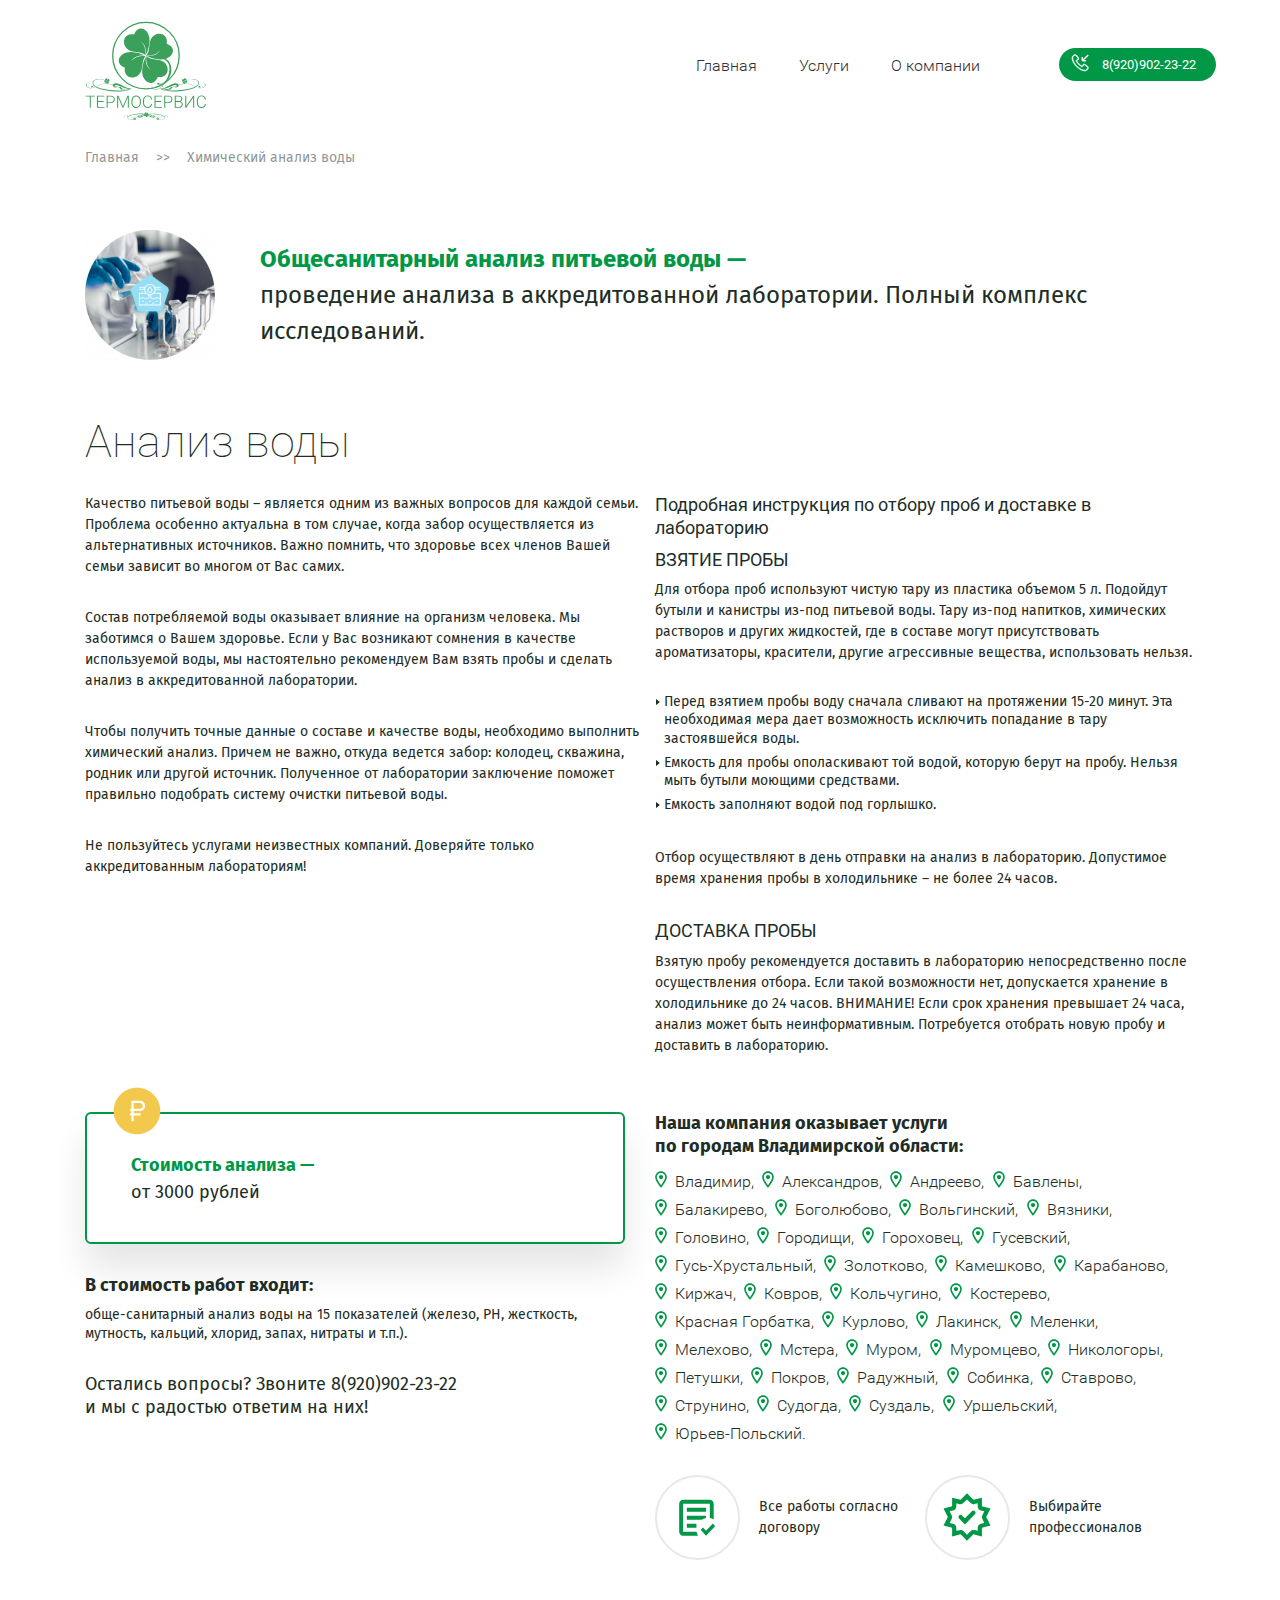
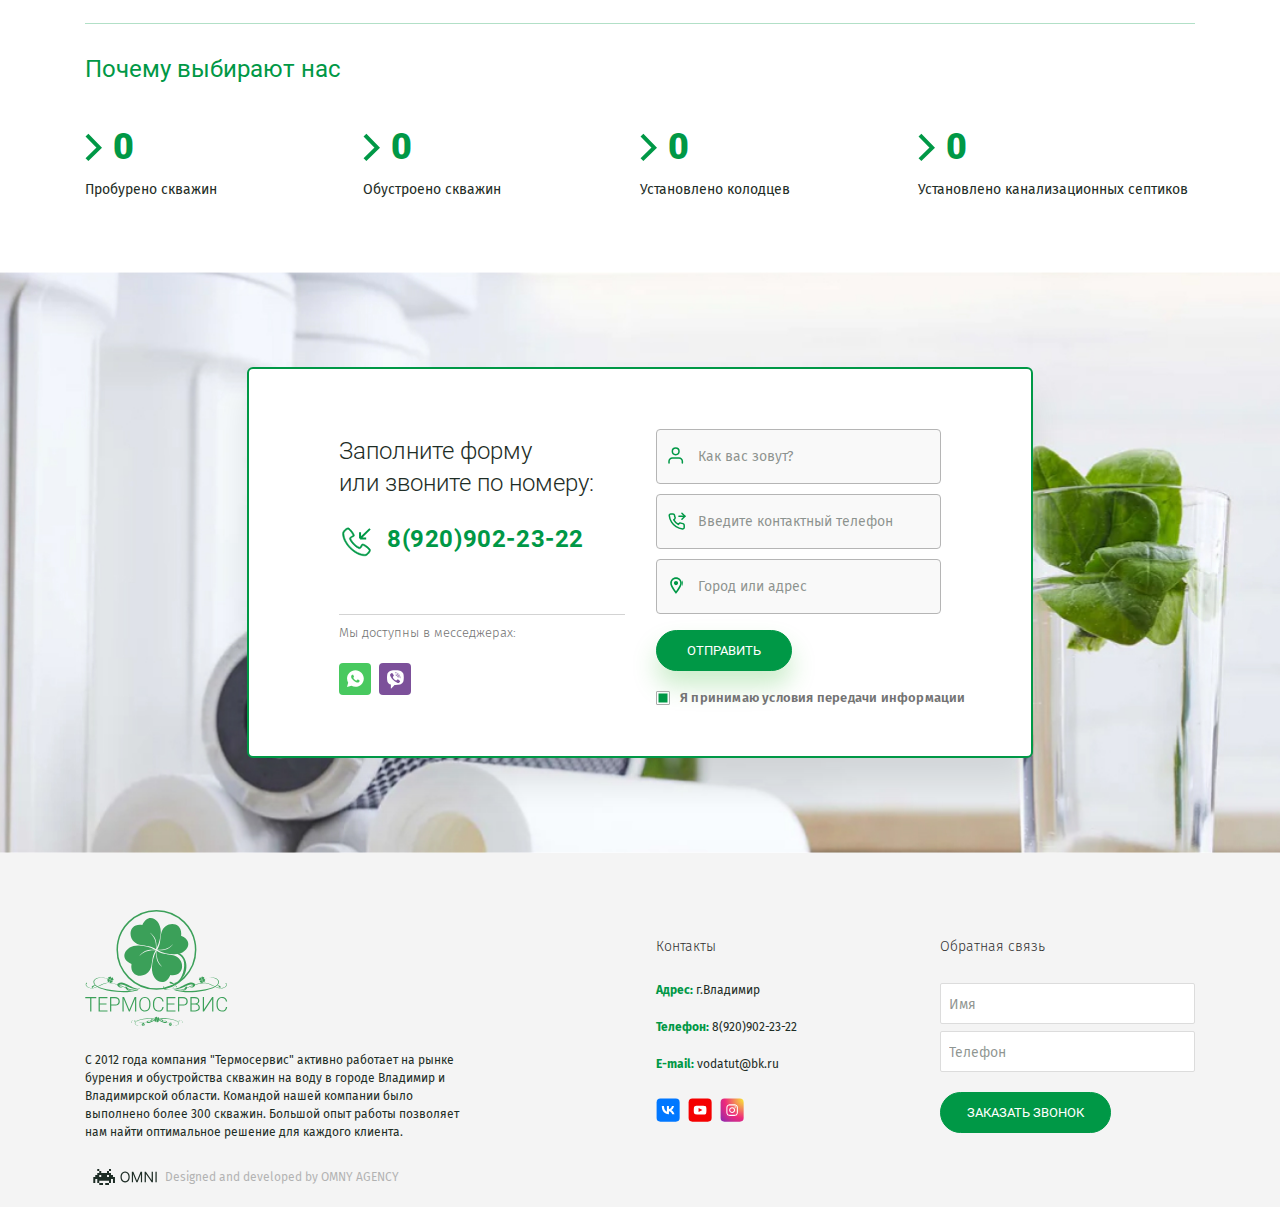
<file: himicheskij-analiz-vody.html>
﻿<!DOCTYPE html>
<html lang="ru">

<head>
            <meta http-equiv="Content-Type" content="text/html; charset=[(modx_charset)]">
        <!-- <base href="/"> -->
        <title>Анализ воды во Владимире и Владимирской области - Термосервис</title>
        
        <meta name="keywords" content="анализ воды, анализ питьевой воды, химический анализ воды">
        <meta name="description" content="Химический анализ воды во Владимире: аккредитованная лаборатория, низкие цены, гарантия качества. Консультация по тел.: 8(920)902-23-22">
        <!-- Removed by WebCopy --><!--<base href="https://voda33.su/">--><!-- Removed by WebCopy -->

        <meta http-equiv="X-UA-Compatible" content="IE=edge">
        <meta name="viewport" content="width=device-width, initial-scale=1, maximum-scale=1">
        <!-- Template Basic Images Start -->
        <!--
        <meta property="og:image" content="path/to/image.jpg">
        -->
        <link rel="icon" href="theme/img/favicon/favicon.ico">
        <link rel="apple-touch-icon" sizes="180x180" href="theme/img/favicon/apple-touch-icon-180x180.png">
        <!-- Template Basic Images End -->
        <!-- Custom Browsers Color Start -->
        <meta name="theme-color" content="#000">
		<meta name="cmsmagazine" content="ee2d2778bcd81db04e7487b7b5857b15">
        <!-- Custom Browsers Color End -->
                <!-- CSS Libs -->
        <link rel="stylesheet" href="theme/libs/swiper-master/swiper.min.css">
        <link rel="stylesheet" href="theme/libs/fancybox/jquery.fancybox.min.css">
        <!-- CSS Custom -->
        <link rel="stylesheet" href="theme/css/main.min.css">
            <link rel="stylesheet" href="theme/css/custom.css">
    
    <!-- Yandex.Metrika counter -->
    <script type="text/javascript">
        (function(m,e,t,r,i,k,a){m[i]=m[i]||function(){(m[i].a=m[i].a||[]).push(arguments)};
            m[i].l=1*new Date();k=e.createElement(t),a=e.getElementsByTagName(t)[0],k.async=1,k.src=r,a.parentNode.insertBefore(k,a)})
        (window, document, "script", "https://mc.yandex.ru/metrika/tag.js", "ym");

        ym(57288943, "init", {
            clickmap:true,
            trackLinks:true,
            accurateTrackBounce:true
        });
    </script>
    <noscript><div><img src="watch/57288943" style="position:absolute; left:-9999px;" alt=""></div></noscript>
    <!-- /Yandex.Metrika counter -->
</head>

<body>

<!-- Custom HTML -->
<div class="main-wrapper">
    <!-- absolute поверх контента -->
    <header class="">
      <div class="my-container">
        <div class="123 h-logo">
          <a href="main.html">
            <svg width="122" height="100" viewbox="0 0 143 118" fill="none" xmlns="http://www.w3.org/2000/svg">
              <path
                d="M71.4331 80.0841C93.0906 80.0841 110.647 62.5272 110.647 40.8697C110.647 19.2123 93.0906 1.6554 71.4331 1.6554C49.7756 1.6554 32.2188 19.2123 32.2188 40.8697C32.2188 62.5272 49.7756 80.0841 71.4331 80.0841Z"
                stroke="#3BA059" stroke-width="1.5" stroke-miterlimit="22.9256"></path>
              <path fill-rule="evenodd" clip-rule="evenodd"
                d="M71.8464 110.557L71.8462 110.558L71.8467 110.558C71.823 110.833 71.797 111.057 71.857 111.377C71.9262 111.659 72.0964 111.909 72.2999 112.082L72.2759 112.109C72.0611 111.924 71.8605 111.648 71.7987 111.387C71.7506 111.134 71.7666 110.91 71.7931 110.655C71.5804 111.059 71.4501 111.504 71.4068 111.956C71.2969 113.1 72.447 113.809 72.9497 112.661L71.8714 110.605L72.9497 112.661C74.1803 112.901 74.3344 111.329 73.2466 110.991C72.9288 110.893 72.3631 110.903 71.9479 110.636C71.8501 110.573 71.8464 110.557 71.8464 110.557V110.557Z"
                fill="#3BA059"></path>
              <path fill-rule="evenodd" clip-rule="evenodd"
                d="M71.9588 110.539C72.3629 110.752 72.8072 110.882 73.259 110.926C74.4036 111.038 75.114 109.888 73.966 109.384L71.9087 110.46L73.966 109.384C74.2077 108.154 72.6355 107.998 72.2968 109.085C72.1979 109.403 72.2075 109.969 71.9404 110.384C71.8822 110.474 71.8638 110.484 71.8613 110.485C72.1361 110.508 72.3607 110.535 72.6804 110.475C72.9619 110.405 73.2118 110.235 73.3853 110.032L73.4117 110.056C73.2275 110.27 72.951 110.471 72.6903 110.533C72.4377 110.581 72.2131 110.565 71.9588 110.539V110.539Z"
                fill="#3BA059"></path>
              <path fill-rule="evenodd" clip-rule="evenodd"
                d="M71.7654 110.543C71.3355 110.298 70.8555 110.15 70.3669 110.103C69.2222 109.993 68.5131 111.143 69.6618 111.646L71.6944 110.58C71.4467 110.558 71.2325 110.54 70.9371 110.596C70.6554 110.665 70.4055 110.835 70.232 111.038L70.2058 111.014C70.3898 110.8 70.6664 110.599 70.9272 110.537C71.2143 110.483 71.4651 110.511 71.7647 110.543C71.7652 110.543 71.7654 110.543 71.7654 110.543V110.543ZM71.6944 110.58L69.6618 111.646C69.4214 112.876 70.9936 113.03 71.3311 111.943C71.4297 111.625 71.4196 111.059 71.6862 110.644C71.7035 110.617 71.7173 110.597 71.7281 110.583L71.6944 110.58Z"
                fill="#3BA059"></path>
              <path fill-rule="evenodd" clip-rule="evenodd"
                d="M71.7869 110.463C72.0311 110.033 72.1793 109.554 72.2263 109.065C72.3361 107.921 71.186 107.211 70.6832 108.36L71.7499 110.394C71.7715 110.146 71.7897 109.931 71.7342 109.635C71.665 109.354 71.4949 109.104 71.2913 108.93L71.3153 108.904C71.5301 109.088 71.7307 109.365 71.7925 109.625C71.8472 109.913 71.8191 110.163 71.7869 110.463ZM71.7499 110.394L70.6832 108.36C69.4527 108.12 69.2986 109.692 70.3863 110.029C70.7041 110.128 71.2699 110.118 71.685 110.385C71.7123 110.402 71.7323 110.416 71.7469 110.427L71.7499 110.394Z"
                fill="#3BA059"></path>
              <path
                d="M87.9308 80.0303C88.5654 80.0477 89.8048 80.6418 92.7387 80.0612C98.5021 78.9193 101.781 76.3567 104.612 75.7969C107.342 75.256 107.896 75.9263 108.004 76.4709C108.084 76.8804 107.889 77.486 106.777 77.7077C105.764 77.9081 105.118 77.8237 104.493 77.5917L104.363 77.724C105.061 78.3298 106.534 78.6056 107.343 78.4461C108.152 78.2846 110.458 77.1908 110.176 75.7583C109.878 74.2572 107.861 73.0968 104.523 73.758C100.274 74.5998 95.3068 78.7028 91.0582 79.5447C88.7334 80.0051 88.6501 79.5536 87.5098 79.6375L87.9308 80.0303V80.0303Z"
                fill="#3BA059"></path>
              <path
                d="M130.857 77.418C130.857 77.418 133.064 75.7601 133.798 77.4661C134.305 78.6509 135.519 79.2828 135.758 78.3474C135.982 77.4725 134.832 76.6555 133.83 76.4991C132.828 76.3407 131.964 76.2874 130.857 77.418V77.418Z"
                fill="#3BA059"></path>
              <path
                d="M92.6511 81.4648C93.4614 81.4455 97.4525 81.4038 100.426 79.8029C103.399 78.2039 115.228 72.8125 121.768 74.4589C128.31 76.1055 133.104 80.7337 137.975 79.1565C142.845 77.5803 141.724 74.7655 141.275 74.1676C140.827 73.5692 140.115 73.9979 140.6 74.5466C141.082 75.0962 141.486 75.1743 141.098 76.1542C140.714 77.1338 140.593 77.5543 138.509 78.5157C136.426 79.4784 134.973 79.5627 131.326 78.0676C127.68 76.5721 124.19 74.6074 121.54 74.1154C118.892 73.624 116.821 73.3992 109.447 75.6574C102.072 77.9135 99.6389 80.2732 95.49 80.6462C91.3412 81.0181 91.1299 80.8287 89.5457 80.6427C89.5457 80.6427 88.9671 80.8555 89.5642 81.0368C90.1612 81.2152 91.9682 81.4808 92.6511 81.4648V81.4648Z"
                fill="#3BA059"></path>
              <path
                d="M95.3633 81.8675C95.3633 81.8675 99.0915 81.7819 99.6121 79.8833C100.088 78.1367 101.526 76.6321 101.957 77.9215C102.385 79.2126 101.221 80.5933 99.5214 81.2885C97.8225 81.9839 96.5964 81.9626 95.3633 81.8675V81.8675Z"
                fill="#3BA059"></path>
              <path
                d="M133.999 72.8665C133.738 69.7677 129.297 68.2951 125.34 68.6289C122.482 68.8696 120.053 69.6167 119.15 70.0428C118.614 70.2776 118.296 70.432 118.302 70.4956C118.307 70.56 118.843 70.3549 119.165 70.2318C120.774 69.6191 123.162 69.0672 125.471 68.8731C128.329 68.6318 132.963 69.7692 133.225 72.868C133.567 76.9158 126.876 80.2829 110.058 81.7009C102.143 82.3681 95.0884 82.0711 89.8389 80.8579C89.9625 80.8068 89.5338 80.938 89.5391 81.0005C89.5453 81.0643 89.9693 81.2755 90.7051 81.4683C96.3079 82.9384 101.48 83.6981 111.154 82.8822C124.675 81.7424 134.405 77.6738 133.999 72.8665V72.8665Z"
                fill="#3BA059"></path>
              <path fill-rule="evenodd" clip-rule="evenodd"
                d="M117.093 70.7477L117.093 70.747L117.093 70.7469C117.021 70.438 116.954 70.1866 116.969 69.8125C117.001 69.4806 117.153 69.168 117.356 68.9368L117.324 68.9107C117.11 69.156 116.928 69.5039 116.901 69.811C116.888 70.1068 116.944 70.36 117.016 70.6454C116.707 70.2205 116.485 69.7364 116.36 69.2292C116.045 67.9448 117.237 66.9469 117.999 68.1705L117.114 70.6894L117.999 68.1705C119.36 67.6928 119.796 69.4565 118.614 70.0211C118.269 70.186 117.624 70.2684 117.195 70.6407C117.094 70.7285 117.093 70.7477 117.093 70.7477V70.7477Z"
                fill="#3BA059"></path>
              <path fill-rule="evenodd" clip-rule="evenodd"
                d="M117.222 70.7502C117.647 70.4406 118.131 70.2181 118.637 70.0932C119.922 69.7767 120.921 70.9668 119.698 71.7308L117.178 70.8478L119.698 71.7308C120.177 73.0909 118.414 73.5291 117.848 72.3479C117.683 72.0027 117.6 71.3573 117.227 70.9296C117.146 70.8365 117.123 70.8282 117.12 70.8275C117.429 70.755 117.68 70.6882 118.054 70.7033C118.386 70.7353 118.699 70.8875 118.93 71.0903L118.956 71.0587C118.711 70.8447 118.362 70.6623 118.055 70.6353C117.76 70.6225 117.507 70.6779 117.222 70.7502V70.7502Z"
                fill="#3BA059"></path>
              <path fill-rule="evenodd" clip-rule="evenodd"
                d="M117.003 70.7777C116.554 71.1273 116.033 71.3758 115.484 71.5103C114.2 71.8253 113.202 70.6343 114.426 69.8715L116.916 70.7472C116.638 70.8129 116.397 70.8689 116.051 70.855C115.719 70.823 115.407 70.6708 115.176 70.4679L115.15 70.4995C115.395 70.7136 115.743 70.896 116.05 70.9229C116.386 70.9375 116.667 70.8639 117.002 70.7776C117.003 70.7777 117.003 70.7777 117.003 70.7777ZM116.916 70.7472L114.426 69.8715C113.948 68.511 115.712 68.0747 116.276 69.2564C116.441 69.6019 116.524 70.2473 116.896 70.6754C116.92 70.7032 116.939 70.7234 116.954 70.7381L116.916 70.7472V70.7472Z"
                fill="#3BA059"></path>
              <path fill-rule="evenodd" clip-rule="evenodd"
                d="M117.04 70.8648C117.389 71.3133 117.637 71.8346 117.772 72.3824C118.087 73.6669 116.896 74.6648 116.133 73.4411L117.009 70.9495C117.075 71.2283 117.131 71.4694 117.117 71.8155C117.085 72.1474 116.933 72.46 116.73 72.6912L116.762 72.7172C116.976 72.472 117.158 72.1241 117.185 71.817C117.2 71.4812 117.126 71.2004 117.04 70.8648V70.8648ZM117.009 70.9495L116.133 73.4411C114.772 73.9189 114.336 72.1552 115.518 71.5906C115.863 71.4256 116.509 71.3433 116.937 70.9709C116.965 70.9465 116.986 70.9273 117 70.9123L117.009 70.9495Z"
                fill="#3BA059"></path>
              <path
                d="M54.5156 79.9719C53.8811 79.9894 52.6417 80.5834 49.7077 80.0028C43.9443 78.861 40.6659 76.2984 37.8341 75.7386C35.1042 75.1976 34.5501 75.868 34.4429 76.4126C34.3626 76.8221 34.5571 77.4276 35.6696 77.6494C36.6824 77.8497 37.3284 77.7653 37.9531 77.5334L38.0837 77.6656C37.3854 78.2714 35.9128 78.5472 35.1034 78.3878C34.2947 78.2263 31.9884 77.1324 32.2709 75.6999C32.5686 74.1989 34.585 73.0385 37.9237 73.6996C42.1724 74.5414 47.1397 78.6444 51.3882 79.4864C53.7131 79.9467 53.7964 79.4953 54.9367 79.5792L54.5156 79.9719V79.9719Z"
                fill="#3BA059"></path>
              <path
                d="M11.5883 77.3596C11.5883 77.3596 9.38184 75.7017 8.64817 77.4077C8.141 78.5925 6.92714 79.2244 6.68746 78.289C6.46346 77.4142 7.61327 76.5971 8.61609 76.4407C9.61784 76.2823 10.4816 76.2291 11.5883 77.3596V77.3596Z"
                fill="#3BA059"></path>
              <path
                d="M49.7948 81.4064C48.9845 81.3872 44.9934 81.3455 42.0196 79.7446C39.0468 78.1456 27.2175 72.7542 20.6776 74.4006C14.1364 76.0471 9.3419 80.6754 4.47053 79.0981C-0.398938 77.522 0.721761 74.7072 1.17047 74.1092C1.61894 73.5109 2.3305 73.9396 1.84638 74.4883C1.36381 75.0379 0.960257 75.116 1.34765 76.0959C1.73219 77.0755 1.85304 77.4959 3.93674 78.4574C6.02009 79.4201 7.47269 79.5044 11.1201 78.0093C14.7661 76.5138 18.2563 74.549 20.9057 74.0571C23.5539 73.5657 25.6252 73.3409 32.9992 75.599C40.3742 77.8552 42.8071 80.2149 46.9559 80.5879C51.1047 80.9598 51.316 80.7703 52.9003 80.5844C52.9003 80.5844 53.4788 80.7972 52.8817 80.9785C52.2847 81.1569 50.4778 81.4225 49.7948 81.4064V81.4064Z"
                fill="#3BA059"></path>
              <path
                d="M47.0839 81.8092C47.0839 81.8092 43.3556 81.7235 42.835 79.8249C42.3591 78.0783 40.921 76.5737 40.4905 77.8631C40.0624 79.1542 41.2257 80.5349 42.9257 81.2301C44.6246 81.9255 45.8508 81.9042 47.0839 81.8092Z"
                fill="#3BA059"></path>
              <path
                d="M8.44683 72.8081C8.70754 69.7094 13.1486 68.2367 17.1059 68.5705C19.9642 68.8113 22.3932 69.5584 23.2965 69.9845C23.8319 70.2193 24.15 70.3737 24.1435 70.4372C24.1391 70.5016 23.6031 70.2965 23.281 70.1734C21.6718 69.5607 19.2841 69.0089 16.9749 68.8147C14.1166 68.5735 9.48256 69.7108 9.22125 72.8097C8.87878 76.8575 15.57 80.2245 32.3878 81.6426C40.3031 82.3098 47.3575 82.0127 52.607 80.7996C52.4835 80.7485 52.9122 80.8796 52.9069 80.9422C52.9007 81.006 52.4767 81.2171 51.7409 81.41C46.1381 82.8801 40.9655 83.6398 31.2923 82.8239C17.7713 81.684 8.04066 77.6155 8.44683 72.8081V72.8081Z"
                fill="#3BA059"></path>
              <path fill-rule="evenodd" clip-rule="evenodd"
                d="M25.3517 70.6894L25.3522 70.6887L25.3516 70.6885C25.4241 70.3796 25.4911 70.1282 25.4759 69.7542C25.4439 69.4223 25.2917 69.1096 25.0889 68.8784L25.1206 68.8524C25.3345 69.0976 25.5169 69.4456 25.5439 69.7526C25.5567 70.0484 25.5012 70.3016 25.4287 70.5871C25.7379 70.1621 25.9599 69.678 26.0843 69.1708C26.3993 67.8864 25.2082 66.8886 24.4454 68.1122L25.3312 70.631L24.4454 68.1122C23.085 67.6345 22.6485 69.3982 23.8304 69.9627C24.1758 70.1277 24.8213 70.21 25.2494 70.5823C25.3504 70.6701 25.3517 70.6894 25.3517 70.6894V70.6894Z"
                fill="#3BA059"></path>
              <path fill-rule="evenodd" clip-rule="evenodd"
                d="M25.222 70.6918C24.7976 70.3822 24.3136 70.1597 23.8066 70.0348C22.5225 69.7182 21.5234 70.9083 22.7462 71.6724L25.266 70.7894L22.7462 71.6724C22.2669 73.0325 24.0301 73.4707 24.596 72.2895C24.7614 71.9443 24.8444 71.2989 25.2171 70.8711C25.2983 70.7781 25.321 70.7698 25.324 70.7691C25.0153 70.6966 24.764 70.6298 24.3902 70.6449C24.0582 70.6769 23.7455 70.8291 23.5143 71.0319L23.4884 71.0003C23.7335 70.7863 24.0816 70.6039 24.3887 70.5769C24.6841 70.5641 24.9369 70.6195 25.222 70.6918V70.6918Z"
                fill="#3BA059"></path>
              <path fill-rule="evenodd" clip-rule="evenodd"
                d="M25.4414 70.7193C25.8901 71.0689 26.4117 71.3174 26.96 71.4519C28.2444 71.7669 29.2422 70.5759 28.0185 69.8131L25.5285 70.6888C25.8067 70.7545 26.0474 70.8105 26.3929 70.7966C26.7249 70.7646 27.0376 70.6124 27.2688 70.4095L27.2947 70.4411C27.0496 70.6551 26.7015 70.8375 26.3946 70.8645C26.0587 70.8791 25.7778 70.8055 25.4422 70.7192C25.4416 70.7193 25.4414 70.7193 25.4414 70.7193ZM25.5285 70.6888L28.0185 69.8131C28.4963 68.4526 26.7326 68.0162 26.1681 69.198C26.0031 69.5435 25.9208 70.1888 25.5485 70.617C25.5242 70.6448 25.5053 70.665 25.4906 70.6797L25.5285 70.6888V70.6888Z"
                fill="#3BA059"></path>
              <path fill-rule="evenodd" clip-rule="evenodd"
                d="M25.4049 70.8064C25.0557 71.2549 24.8074 71.7762 24.673 72.324C24.358 73.6085 25.5491 74.6064 26.3119 73.3827L25.4356 70.8912C25.3698 71.1699 25.3136 71.411 25.3275 71.7571C25.3596 72.089 25.5117 72.4016 25.7145 72.6329L25.6829 72.6588C25.469 72.4136 25.2865 72.0657 25.2595 71.7586C25.2449 71.4228 25.3185 71.142 25.4049 70.8064V70.8064ZM25.4356 70.8912L26.3119 73.3827C27.6724 73.8605 28.1088 72.0968 26.9269 71.5322C26.5815 71.3672 25.936 71.285 25.5079 70.9125C25.4797 70.8881 25.4593 70.8689 25.4444 70.854L25.4356 70.8912Z"
                fill="#3BA059"></path>
              <path fill-rule="evenodd" clip-rule="evenodd"
                d="M71.0262 40.3575L71.0298 40.35C71.2199 30.8165 68.8927 27.9721 65.3202 23.8992C65.1034 23.6521 65.6608 24.0843 65.3634 23.8337C70.5524 28.2077 71.886 32.1659 71.3363 39.7665L71.3926 39.655C74.0789 34.5527 75.3432 29.4751 75.7269 23.7641C76.6341 10.2662 62.8709 2.31419 57.3452 15.9904L70.7167 39.8062L57.3452 15.9904C42.7935 13.5776 41.5103 32.1189 54.4153 35.7215C58.1864 36.7742 64.8348 36.4643 69.8063 39.46C70.9786 40.1664 71.0265 40.3575 71.0262 40.3575V40.3575Z"
                fill="#3BA059"></path>
              <path fill-rule="evenodd" clip-rule="evenodd"
                d="M82.5176 78.7842C87.0131 77.3375 91.2803 74.9704 94.8595 71.8819C106.418 61.9087 101.735 42.4158 89.3263 43.5802L89.4481 44.5668C92.438 44.3454 95.2094 46.5267 96.9941 48.5913C101.588 53.905 98.3105 67.2251 93.7682 71.4967C89.2259 75.7684 86.4607 76.4406 82.3037 77.9948L82.5176 78.7842V78.7842Z"
                fill="#3BA059"></path>
              <path
                d="M70.9861 110.875C71.2995 110.866 71.9115 110.573 73.3603 110.86C76.2062 111.424 77.825 112.689 79.2233 112.965C80.5712 113.233 80.8449 112.902 80.8977 112.633C80.9374 112.43 80.8413 112.131 80.2921 112.022C79.7919 111.923 79.473 111.965 79.1645 112.079L79.1 112.014C79.4448 111.715 80.1719 111.579 80.5717 111.657C80.971 111.737 82.1097 112.277 81.9703 112.984C81.8233 113.726 80.8275 114.299 79.179 113.972C77.0811 113.557 74.6283 111.531 72.5304 111.115C71.3825 110.888 71.3413 111.11 70.7783 111.069L70.9861 110.875V110.875Z"
                fill="#3BA059"></path>
              <path
                d="M92.1826 112.165C92.1826 112.165 93.2721 112.984 93.6344 112.141C93.8848 111.556 94.4841 111.244 94.6026 111.706C94.7131 112.138 94.1454 112.542 93.6502 112.619C93.1556 112.697 92.7291 112.723 92.1826 112.165Z"
                fill="#3BA059"></path>
              <path
                d="M73.3169 110.167C73.717 110.176 75.6877 110.197 77.1563 110.987C78.6241 111.777 84.4652 114.439 87.6946 113.626C90.9245 112.813 93.2919 110.528 95.6974 111.307C98.1018 112.085 97.5484 113.475 97.3268 113.77C97.1054 114.065 96.754 113.854 96.9931 113.583C97.2314 113.311 97.4307 113.273 97.2393 112.789C97.0495 112.305 96.9898 112.098 95.961 111.623C94.9322 111.148 94.2149 111.106 92.4138 111.844C90.6135 112.583 88.8901 113.553 87.5819 113.796C86.2743 114.038 85.2514 114.149 81.6103 113.034C77.9687 111.92 76.7673 110.755 74.7187 110.571C72.6701 110.387 72.5658 110.481 71.7835 110.573C71.7835 110.573 71.4977 110.467 71.7927 110.378C72.0875 110.29 72.9797 110.159 73.3169 110.167V110.167Z"
                fill="#3BA059"></path>
              <path
                d="M74.6553 109.968C74.6553 109.968 76.4962 110.01 76.7532 110.948C76.9883 111.81 77.6984 112.553 77.911 111.916C78.1224 111.279 77.5479 110.597 76.7084 110.254C75.8696 109.91 75.2642 109.921 74.6553 109.968V109.968Z"
                fill="#3BA059"></path>
              <path
                d="M93.735 114.412C93.6062 115.943 91.4133 116.67 89.4592 116.505C88.0479 116.386 86.8484 116.017 86.4024 115.807C86.138 115.691 85.9809 115.615 85.9842 115.583C85.9864 115.551 86.251 115.653 86.4101 115.713C87.2046 116.016 88.3837 116.288 89.524 116.384C90.9352 116.503 93.2236 115.942 93.3525 114.412C93.5217 112.413 90.2176 110.75 81.9133 110.05C78.0048 109.721 74.5214 109.867 71.9293 110.466C71.9903 110.492 71.7787 110.427 71.7813 110.396C71.7842 110.364 71.9936 110.26 72.357 110.165C75.1236 109.439 77.6777 109.064 82.4542 109.467C89.1307 110.03 93.9355 112.039 93.735 114.412V114.412Z"
                fill="#3BA059"></path>
              <path fill-rule="evenodd" clip-rule="evenodd"
                d="M85.3854 115.459L85.3852 115.459L85.3855 115.459C85.3496 115.612 85.3166 115.736 85.3241 115.92C85.3399 116.084 85.415 116.239 85.5152 116.353L85.4996 116.366C85.3939 116.245 85.3039 116.073 85.2906 115.921C85.2841 115.775 85.3116 115.65 85.3474 115.509C85.1947 115.719 85.0851 115.958 85.0237 116.208C84.8681 116.843 85.4562 117.335 85.8329 116.731L85.3955 115.487L85.8329 116.731C86.5047 116.967 86.7202 116.096 86.1366 115.817C85.966 115.736 85.6474 115.695 85.4359 115.511C85.3861 115.468 85.3854 115.459 85.3854 115.459V115.459Z"
                fill="#3BA059"></path>
              <path fill-rule="evenodd" clip-rule="evenodd"
                d="M85.4508 115.457C85.6604 115.61 85.8994 115.72 86.1496 115.782C86.7837 115.938 87.2771 115.351 86.6733 114.973L85.429 115.409L86.6733 114.973C86.9099 114.302 86.0393 114.085 85.7599 114.669C85.6782 114.839 85.6372 115.158 85.4531 115.369C85.4131 115.415 85.4019 115.419 85.4004 115.419C85.5529 115.455 85.6769 115.488 85.8616 115.481C86.0254 115.465 86.1798 115.39 86.294 115.289L86.3068 115.305C86.1857 115.411 86.0139 115.501 85.8623 115.514C85.7164 115.52 85.5915 115.493 85.4508 115.457V115.457Z"
                fill="#3BA059"></path>
              <path fill-rule="evenodd" clip-rule="evenodd"
                d="M85.3418 115.444C85.1203 115.271 84.8628 115.149 84.592 115.082C83.9578 114.927 83.4651 115.515 84.0693 115.891L85.2988 115.459C85.1616 115.426 85.0426 115.399 84.872 115.406C84.7081 115.422 84.5537 115.497 84.4395 115.597L84.4267 115.581C84.5478 115.476 84.7196 115.385 84.8713 115.372C85.037 115.365 85.1757 115.401 85.3415 115.444C85.3417 115.444 85.3418 115.444 85.3418 115.444V115.444ZM85.2988 115.459L84.0693 115.891C83.8334 116.563 84.7043 116.779 84.9831 116.195C85.0645 116.025 85.1052 115.706 85.2891 115.494C85.3009 115.481 85.3103 115.471 85.3176 115.463L85.2988 115.459V115.459Z"
                fill="#3BA059"></path>
              <path fill-rule="evenodd" clip-rule="evenodd"
                d="M85.3587 115.401C85.5312 115.179 85.6538 114.922 85.7202 114.651C85.8758 114.017 85.2876 113.524 84.911 114.129L85.3435 115.359C85.3761 115.221 85.4039 115.102 85.397 114.931C85.3812 114.768 85.306 114.613 85.2058 114.499L85.2215 114.486C85.3271 114.607 85.4172 114.779 85.4305 114.931C85.4378 115.096 85.4014 115.235 85.3587 115.401V115.401ZM85.3435 115.359L84.911 114.129C84.2391 113.893 84.0237 114.764 84.6072 115.042C84.7778 115.124 85.0965 115.165 85.3079 115.348C85.3218 115.36 85.3319 115.37 85.3393 115.377L85.3435 115.359V115.359Z"
                fill="#3BA059"></path>
              <path
                d="M72.5857 110.866C72.2724 110.857 71.6604 110.564 70.2116 110.85C67.3658 111.414 65.7469 112.68 64.3486 112.956C63.0007 113.223 62.727 112.892 62.674 112.623C62.6345 112.421 62.7305 112.122 63.2799 112.013C63.78 111.914 64.099 111.955 64.4074 112.07L64.4718 112.005C64.127 111.705 63.4 111.569 63.0002 111.648C62.601 111.728 61.4622 112.268 61.6016 112.975C61.7486 113.716 62.7443 114.289 64.3928 113.963C66.4908 113.547 68.9436 111.521 71.0414 111.105C72.1895 110.878 72.2306 111.101 72.7936 111.06L72.5857 110.866V110.866Z"
                fill="#3BA059"></path>
              <path
                d="M51.39 112.156C51.39 112.156 50.3004 112.974 49.9382 112.132C49.6877 111.547 49.0884 111.235 48.97 111.697C48.8595 112.129 49.4271 112.532 49.9224 112.609C50.417 112.688 50.8435 112.714 51.39 112.156Z"
                fill="#3BA059"></path>
              <path
                d="M70.2551 110.157C69.855 110.167 67.8841 110.187 66.4157 110.978C64.9478 111.768 59.1067 114.43 55.8774 113.617C52.6475 112.804 50.28 110.518 47.8746 111.297C45.4702 112.075 46.0236 113.465 46.2451 113.761C46.4666 114.056 46.8178 113.844 46.5789 113.573C46.3405 113.302 46.1413 113.263 46.3325 112.78C46.5225 112.296 46.5821 112.088 47.611 111.614C48.6398 111.138 49.357 111.097 51.158 111.835C52.9584 112.573 54.6817 113.543 55.9901 113.786C57.2977 114.029 58.3205 114.14 61.9617 113.025C65.6033 111.911 66.8047 110.746 68.8533 110.562C70.9019 110.378 71.0062 110.471 71.7885 110.563C71.7885 110.563 72.0741 110.458 71.7793 110.369C71.4845 110.281 70.5923 110.149 70.2551 110.157Z"
                fill="#3BA059"></path>
              <path
                d="M68.9169 109.959C68.9169 109.959 67.076 110.001 66.819 110.938C66.5839 111.801 65.8738 112.544 65.6612 111.907C65.4498 111.27 66.0242 110.588 66.8636 110.244C67.7026 109.901 68.308 109.912 68.9169 109.959V109.959Z"
                fill="#3BA059"></path>
              <path
                d="M49.8381 114.403C49.9669 115.933 52.1598 116.66 54.1139 116.496C55.5252 116.377 56.7246 116.008 57.1707 115.797C57.435 115.681 57.5922 115.605 57.5889 115.574C57.5867 115.542 57.3221 115.643 57.163 115.704C56.3685 116.007 55.1894 116.279 54.0491 116.375C52.6377 116.494 50.3495 115.933 50.2205 114.402C50.0514 112.404 53.3555 110.741 61.6598 110.041C65.5683 109.711 69.0516 109.858 71.6437 110.457C71.5828 110.482 71.7944 110.418 71.7917 110.387C71.7887 110.355 71.5793 110.251 71.2161 110.156C68.4494 109.43 65.8953 109.055 61.1189 109.458C54.4424 110.02 49.6376 112.029 49.8381 114.403Z"
                fill="#3BA059"></path>
              <path fill-rule="evenodd" clip-rule="evenodd"
                d="M58.1865 115.449L58.1867 115.45L58.1865 115.45C58.2223 115.602 58.2553 115.726 58.2478 115.911C58.2321 116.075 58.1569 116.229 58.0567 116.343L58.0724 116.356C58.1781 116.235 58.2681 116.063 58.2815 115.912C58.2877 115.766 58.2604 115.641 58.2245 115.5C58.3772 115.71 58.4869 115.949 58.5483 116.199C58.7039 116.833 58.1157 117.326 57.7391 116.722L58.1764 115.478L57.7391 116.722C57.0672 116.958 56.8518 116.087 57.4354 115.808C57.6059 115.727 57.9246 115.686 58.136 115.502C58.1859 115.459 58.1866 115.449 58.1865 115.449V115.449Z"
                fill="#3BA059"></path>
              <path fill-rule="evenodd" clip-rule="evenodd"
                d="M58.1225 115.448C57.9128 115.601 57.6739 115.711 57.4235 115.773C56.7894 115.929 56.2961 115.341 56.8999 114.964L58.1441 115.4L56.8999 114.964C56.6632 114.292 57.5339 114.076 57.8133 114.659C57.895 114.83 57.936 115.148 58.1201 115.36C58.1601 115.406 58.1713 115.41 58.1727 115.41C58.0204 115.446 57.8963 115.479 57.7117 115.471C57.5478 115.455 57.3934 115.38 57.2792 115.28L57.2664 115.296C57.3875 115.401 57.5593 115.492 57.711 115.505C57.8568 115.511 57.9816 115.484 58.1225 115.448V115.448Z"
                fill="#3BA059"></path>
              <path fill-rule="evenodd" clip-rule="evenodd"
                d="M58.2314 115.435C58.4531 115.262 58.7106 115.139 58.9813 115.073C59.6155 114.917 60.1083 115.505 59.504 115.882L58.2745 115.45C58.4118 115.417 58.5308 115.389 58.7013 115.396C58.8653 115.412 59.0197 115.487 59.1339 115.588L59.1466 115.572C59.0256 115.466 58.8538 115.376 58.7021 115.363C58.5363 115.356 58.3976 115.392 58.2319 115.435C58.2316 115.435 58.2314 115.435 58.2314 115.435V115.435ZM58.2745 115.45L59.504 115.882C59.74 116.554 58.8691 116.769 58.5903 116.186C58.5088 116.015 58.4682 115.696 58.2843 115.485C58.2724 115.471 58.2631 115.461 58.2557 115.454L58.2745 115.45Z"
                fill="#3BA059"></path>
              <path fill-rule="evenodd" clip-rule="evenodd"
                d="M58.2132 115.391C58.0407 115.17 57.9182 114.913 57.8518 114.642C57.6962 114.008 58.2845 113.515 58.661 114.119L58.2284 115.35C58.1958 115.212 58.1681 115.093 58.175 114.922C58.1908 114.758 58.2659 114.604 58.3661 114.49L58.3505 114.477C58.2449 114.598 58.1548 114.77 58.1414 114.921C58.1343 115.087 58.1705 115.226 58.2132 115.391V115.391ZM58.2284 115.35L58.661 114.119C59.3328 113.883 59.5483 114.754 58.9648 115.033C58.7942 115.115 58.4755 115.155 58.264 115.339C58.2501 115.351 58.24 115.361 58.2328 115.368L58.2284 115.35Z"
                fill="#3BA059"></path>
              <path
                d="M92.2258 72.8632C92.2258 72.8632 89.1772 75.0108 87.6299 73.7936C86.2088 72.6721 84.1578 72.3173 84.5782 73.6099C85.0016 74.9027 86.7579 75.3213 88.5381 74.8696C90.3176 74.4188 91.2908 73.6727 92.2258 72.8632Z"
                fill="#3BA059"></path>
              <path
                d="M96.6692 70.8134C91.1723 74.7229 88.3858 80.7763 83.2742 81.0756C78.1648 81.3752 78.1869 78.3457 78.3878 77.6256C78.5883 76.9052 79.4069 77.0463 79.1553 77.7333C78.9051 78.4207 78.5575 78.6399 79.2742 79.4122C79.9884 80.1854 80.2535 80.5333 82.5441 80.6724C84.8348 80.8127 86.2191 80.3639 89.0745 77.6464C91.9284 74.9289 94.4669 71.831 96.757 70.4105C98.368 69.4113 97.6226 70.1338 96.6692 70.8134Z"
                fill="#3BA059"></path>
              <path
                d="M91.4208 75.5717C91.4208 75.5717 90.4204 76.5777 91.2371 77.072C91.8044 77.4143 92.0402 78.077 91.547 78.1329C91.0857 78.1849 90.7511 77.5417 90.7424 77.0199C90.7328 76.4987 90.7668 76.0551 91.4208 75.5717V75.5717Z"
                fill="#3BA059"></path>
              <path fill-rule="evenodd" clip-rule="evenodd"
                d="M71.9072 40.8613L71.9148 40.8646C81.4501 40.898 84.2558 38.5243 88.2695 34.8854C88.513 34.6646 88.0899 35.2289 88.3357 34.9276C84.0476 40.1877 80.1118 41.5862 72.5032 41.1615L72.6156 41.216C77.7614 43.818 82.8591 44.9988 88.5757 45.2885C102.087 45.9735 109.811 32.0815 96.046 26.7813L72.4534 40.5427L96.046 26.7813C98.2192 12.192 79.6594 11.2138 76.2694 24.1763C75.2788 27.9642 75.6981 34.6066 72.7844 39.6267C72.0975 40.8104 71.9072 40.8615 71.9072 40.8613V40.8613Z"
                fill="#3BA059"></path>
              <path fill-rule="evenodd" clip-rule="evenodd"
                d="M71.6458 41.5756L71.6423 41.5831C71.4522 51.1166 73.7794 53.9609 77.3519 58.0338C77.5686 58.2809 77.0113 57.8487 77.3086 58.0993C72.1196 53.7254 70.7861 49.7671 71.3358 42.1665L71.2795 42.278C68.5932 47.3804 67.3288 52.4579 66.9451 58.169C66.038 71.6669 79.8011 79.6188 85.3269 65.9427L71.9554 42.1268L85.3269 65.9427C99.8785 68.3554 101.162 49.8142 88.2568 46.2116C84.4857 45.1588 77.8373 45.4687 72.8658 42.473C71.6935 41.7667 71.6456 41.5756 71.6458 41.5756V41.5756Z"
                fill="#3BA059"></path>
              <path fill-rule="evenodd" clip-rule="evenodd"
                d="M70.8864 41.2659L70.8789 41.2623C61.3457 41.0606 58.4985 43.3843 54.4212 46.9519C54.1739 47.1684 54.6068 46.6115 54.3558 46.9085C58.736 41.7248 62.6959 40.3962 70.2958 40.9552L70.1844 40.8987C65.0853 38.2061 60.0093 36.9356 54.2988 36.545C40.8019 35.6213 32.8332 49.3748 46.5026 54.9173L70.3347 41.5747L46.5026 54.9173C44.0721 69.4659 62.6119 70.7717 66.2301 57.8712C67.2875 54.1014 66.9857 47.4526 69.9875 42.4848C70.6952 41.3133 70.8864 41.2657 70.8864 41.2659V41.2659Z"
                fill="#3BA059"></path>
              <path d="M11.2845 89.1383H6.38174V102.412H5.17324V89.1383H0.280273V88.1067H11.2845V89.1383Z" fill="#3BA059">
              </path>
              <path
                d="M21.5028 95.5542H14.8118V101.39H22.5049V102.412H13.6033V88.1067H22.4558V89.1383H14.8118V94.5324H21.5028V95.5542Z"
                fill="#3BA059"></path>
              <path
                d="M26.268 96.5859V102.412H25.0595V88.1067H29.9328C31.4197 88.1067 32.5922 88.4866 33.4502 89.2464C34.3149 90.0062 34.7472 91.051 34.7472 92.3807C34.7472 93.7234 34.3312 94.7616 33.4994 95.4953C32.6741 96.2223 31.4754 96.5859 29.9033 96.5859H26.268ZM26.268 95.564H29.9328C31.1053 95.564 31.9994 95.2857 32.6151 94.7289C33.2308 94.1721 33.5387 93.3959 33.5387 92.4003C33.5387 91.4112 33.2308 90.6252 32.6151 90.0423C32.0059 89.4527 31.138 89.1514 30.0114 89.1383H26.268V95.564Z"
                fill="#3BA059"></path>
              <path
                d="M39.0605 88.1067L44.3366 100.732L49.6324 88.1067H51.2437V102.412H50.0352V96.183L50.1335 89.7966L44.8082 102.412H43.8748L38.5692 89.8458L38.6674 96.1437V102.412H37.4589V88.1067H39.0605Z"
                fill="#3BA059"></path>
              <path
                d="M65.4412 96.0357C65.4412 97.3522 65.2119 98.5083 64.7534 99.504C64.3015 100.5 63.653 101.266 62.808 101.803C61.9631 102.34 60.9871 102.609 59.8801 102.609C58.2098 102.609 56.8605 102.013 55.8321 100.821C54.8037 99.6219 54.2896 98.0072 54.2896 95.9767V94.5029C54.2896 93.1994 54.5188 92.0466 54.9773 91.0444C55.4424 90.0357 56.0974 89.2628 56.9424 88.7257C57.7873 88.182 58.76 87.9102 59.8605 87.9102C60.9609 87.9102 61.9303 88.1755 62.7687 88.706C63.6137 89.2366 64.2654 89.9866 64.724 90.956C65.1825 91.9254 65.4215 93.0488 65.4412 94.3261V96.0357ZM64.2327 94.4833C64.2327 92.7606 63.843 91.4112 63.0635 90.4353C62.284 89.4593 61.2163 88.9713 59.8605 88.9713C58.5308 88.9713 57.4697 89.4626 56.6771 90.4451C55.8911 91.4211 55.4981 92.7868 55.4981 94.5422V96.0357C55.4981 97.7321 55.8911 99.0782 56.6771 100.074C57.4631 101.063 58.5308 101.557 59.8801 101.557C61.2491 101.557 62.3168 101.069 63.0831 100.093C63.8495 99.1109 64.2327 97.7452 64.2327 95.9963V94.4833Z"
                fill="#3BA059"></path>
              <path
                d="M78.6168 97.9516C78.4531 99.4581 77.9127 100.611 76.9957 101.41C76.0852 102.209 74.8701 102.609 73.3505 102.609C72.2894 102.609 71.3494 102.343 70.5307 101.813C69.7184 101.282 69.0896 100.532 68.6442 99.5629C68.1988 98.5869 67.9728 97.4734 67.9663 96.2223V94.3654C67.9663 93.0946 68.189 91.968 68.6344 90.9855C69.0798 90.003 69.7184 89.2464 70.5503 88.7159C71.3887 88.1787 72.3516 87.9102 73.4389 87.9102C74.9717 87.9102 76.1802 88.3261 77.0644 89.158C77.9553 89.9833 78.4727 91.1263 78.6168 92.587H77.3985C77.0972 90.1569 75.7773 88.9418 73.4389 88.9418C72.142 88.9418 71.1071 89.4265 70.3342 90.396C69.5678 91.3654 69.1846 92.7049 69.1846 94.4145V96.1634C69.1846 97.814 69.558 99.1306 70.3047 100.113C71.058 101.096 72.0732 101.587 73.3505 101.587C74.6147 101.587 75.5677 101.286 76.2097 100.683C76.8516 100.074 77.2478 99.1633 77.3985 97.9516H78.6168Z"
                fill="#3BA059"></path>
              <path
                d="M89.4541 95.5542H82.7631V101.39H90.4562V102.412H81.5546V88.1067H90.4071V89.1383H82.7631V94.5324H89.4541V95.5542Z"
                fill="#3BA059"></path>
              <path
                d="M94.2193 96.5859V102.412H93.0108V88.1067H97.8841C99.371 88.1067 100.543 88.4866 101.402 89.2464C102.266 90.0062 102.698 91.051 102.698 92.3807C102.698 93.7234 102.283 94.7616 101.451 95.4953C100.625 96.2223 99.4267 96.5859 97.8546 96.5859H94.2193ZM94.2193 95.564H97.8841C99.0566 95.564 99.9507 95.2857 100.566 94.7289C101.182 94.1721 101.49 93.3959 101.49 92.4003C101.49 91.4112 101.182 90.6252 100.566 90.0423C99.9572 89.4527 99.0893 89.1514 97.9627 89.1383H94.2193V95.564Z"
                fill="#3BA059"></path>
              <path
                d="M105.41 102.412V88.1067H109.635C111.168 88.1067 112.33 88.4244 113.123 89.0597C113.916 89.6886 114.312 90.6187 114.312 91.8501C114.312 92.5903 114.109 93.2355 113.703 93.7857C113.303 94.3293 112.753 94.7191 112.052 94.9549C112.884 95.1383 113.552 95.5477 114.056 96.183C114.567 96.8184 114.823 97.552 114.823 98.3839C114.823 99.6481 114.413 100.637 113.595 101.351C112.782 102.059 111.649 102.412 110.195 102.412H105.41ZM106.619 95.5346V101.39H110.244C111.279 101.39 112.098 101.128 112.701 100.604C113.31 100.074 113.614 99.3402 113.614 98.4035C113.614 97.5193 113.323 96.8217 112.74 96.3108C112.163 95.7933 111.364 95.5346 110.343 95.5346H106.619ZM106.619 94.5226H109.92C110.929 94.5029 111.708 94.2671 112.258 93.8151C112.815 93.3566 113.094 92.6918 113.094 91.8206C113.094 90.9036 112.805 90.2289 112.229 89.7966C111.659 89.3578 110.794 89.1383 109.635 89.1383H106.619V94.5226Z"
                fill="#3BA059"></path>
              <path
                d="M127.153 88.1067H128.362V102.412H127.153V90.17L119.008 102.412H117.79V88.1067H119.008V100.339L127.153 88.1067Z"
                fill="#3BA059"></path>
              <path
                d="M142.166 97.9516C142.003 99.4581 141.462 100.611 140.545 101.41C139.635 102.209 138.42 102.609 136.9 102.609C135.839 102.609 134.899 102.343 134.08 101.813C133.268 101.282 132.639 100.532 132.194 99.5629C131.748 98.5869 131.522 97.4734 131.516 96.2223V94.3654C131.516 93.0946 131.739 91.968 132.184 90.9855C132.629 90.003 133.268 89.2464 134.1 88.7159C134.938 88.1787 135.901 87.9102 136.989 87.9102C138.521 87.9102 139.73 88.3261 140.614 89.158C141.505 89.9833 142.022 91.1263 142.166 92.587H140.948C140.647 90.1569 139.327 88.9418 136.989 88.9418C135.692 88.9418 134.657 89.4265 133.884 90.396C133.117 91.3654 132.734 92.7049 132.734 94.4145V96.1634C132.734 97.814 133.108 99.1306 133.854 100.113C134.608 101.096 135.623 101.587 136.9 101.587C138.164 101.587 139.117 101.286 139.759 100.683C140.401 100.074 140.797 99.1633 140.948 97.9516H142.166Z"
                fill="#3BA059"></path>
            </svg>
          </a>
        </div>
  
        <span class="h-adap-mnu"><span>Меню</span></span>
  
        <ul class="h-mnu">
  
          <li><a href="main.html">Главная</a></li>
          <!-- h-with-sub внутри еще одно меню, которое появляется при наведении -->
          <li class="h-with-sub  ">
            <a class="link">Услуги</a>
            <ul class="hws-ul">
              <li><a href="burenie-skvazhin-na-vodu.html">Бурение скважин на воду</a></li>
              <li><a href="burenie-artezianskih-skvazhin.html">Бурение артезианских скважин</a></li>
              <li><a href="sistemi-vodopodqotovki.html">Системы водоподготовки</a></li>
              <li><a href="obustrojstvo-skvazhin-na-vodu.html">Обустройство скважин на воду</a></li>
              <li><a href="septik-i-obustrojstvo-kanalizacii.html">Септик и обустройство канализации</a></li>
              <li><a href="himicheskij-analiz-vody.html">Химический анализ воды</a></li>
            </ul>
          </li>
          <li><a href="company.html">О компании</a></li>
  
        </ul>
  
  
        <a href="tel:89209022322" class="h-phone">
          <div class="hp-img">
            <svg width="18" height="18" viewbox="0 0 18 18" fill="none" xmlns="http://www.w3.org/2000/svg">
              <path
                d="M14.2132 16.9983C12.743 16.9983 11.179 16.5816 9.56439 15.7599C8.07593 15.0021 6.60574 13.9173 5.31237 12.6225C4.01901 11.3277 2.93566 9.8561 2.17857 8.36707C1.35838 6.75188 0.94165 5.18815 0.94165 3.71821C0.94165 2.76537 1.82991 1.84489 2.21095 1.4938C2.75967 0.988327 3.62302 0.398193 4.25062 0.398193C4.56275 0.398193 4.92802 0.602374 5.40203 1.04062C5.75484 1.36764 6.15248 1.81086 6.55012 2.32214C6.79004 2.63091 7.98628 4.20708 7.98628 4.96322C7.98628 5.58323 7.63763 5.44565 6.89548 5.90132C6.60825 6.07728 6.34925 6.32028 6.13507 6.49209C5.90595 6.67552 5.86527 6.77263 5.85863 6.79421C6.64644 8.758 9.0547 11.1658 11.018 11.9527C11.0354 11.9469 11.1326 11.9087 11.3193 11.6763C11.4912 11.4622 11.6738 11.165 11.8498 10.8787C12.3064 10.1366 12.347 9.94408 12.9672 9.94408C13.7234 9.94408 15.2999 11.1401 15.6087 11.38C16.1201 11.7776 16.5634 12.1751 16.8904 12.5279C17.3288 13.001 17.533 13.367 17.533 13.6791C17.533 14.3066 16.9427 15.1723 16.438 15.7234C16.086 16.1069 15.1654 16.9991 14.2124 16.9991L14.2132 16.9983ZM4.24647 1.2282C4.02399 1.23235 3.42545 1.50459 2.77461 2.10385C2.15699 2.67324 1.77263 3.29159 1.77263 3.71821C1.77263 9.30331 8.63296 16.1683 14.2132 16.1683C14.6391 16.1683 15.2575 15.7823 15.827 15.1615C16.4272 14.5074 16.6995 13.9065 16.7037 13.6832C16.6771 13.5255 16.2404 12.9122 15.0458 11.9925C14.019 11.2024 13.1863 10.7782 12.9721 10.7733C12.7172 10.8441 12.6639 11.1389 12.5571 11.3119C12.0922 12.0681 11.6531 12.7827 11.0147 12.7827C10.9117 12.7827 10.8105 12.7628 10.7133 12.7238C8.5342 11.8523 5.95742 9.27592 5.08576 7.09716C4.98117 6.83571 4.96456 6.42569 5.47925 5.95922C5.87714 5.59878 6.62068 5.24702 7.15613 4.95658C7.15032 4.74244 6.72694 3.90994 5.93665 2.88323C5.01684 1.68885 4.40336 1.2531 4.24564 1.22571L4.24647 1.2282Z"
                fill="#009846" stroke="#009846" stroke-width="0.5"></path>
              <path d="M17.2264 1.01343L11.333 6.71821M11.333 6.71821H14.9633M11.333 6.71821V2.97291" stroke="#009846"
                stroke-width="1.5"></path>
            </svg>
          </div>
          8(920)902-23-22
        </a>
      </div>
    </header>
     <!--breadcrumbs-->
   <div class="breadcrumbs">
    <div class="my-container">
      <ul>
        <li><a href="main.html">Главная</a></li>
        <li>Химический анализ воды</li>
      </ul>
    </div>
  </div>
    <div class="s-services">
      <div class="my-container">
        <div class="ss-top">
          <div class="sst-img"><img src="assets/cache/images/01circles-servive-130x130-80c.png"
              alt="Общесанитарный анализ питьевой воды —"></div>
          <div class="sst-txt">
            <p><span>Общесанитарный анализ питьевой воды —</span> <br>проведение анализа в аккредитованной лаборатории.
              Полный комплекс исследований.</p>
          </div>
        </div>
        <h1 class="h1">Анализ воды</h1>
        <div class="ss-middle">
          <div class="ssm-items">
            <div class="ssm-itm">
              <p class="ssm-p">Качество питьевой воды – является одним из важных вопросов для каждой семьи. Проблема
                особенно актуальна в том случае, когда забор осуществляется из альтернативных источников. Важно помнить,
                что здоровье всех членов Вашей семьи зависит во многом от Вас самих. </p>
              <p class="ssm-p">Состав потребляемой воды оказывает влияние на организм человека. Мы заботимся о Вашем
                здоровье. Если у Вас возникают сомнения в качестве используемой воды, мы настоятельно рекомендуем Вам
                взять пробы и сделать анализ в аккредитованной лаборатории.</p>
              <p class="ssm-p">Чтобы получить точные данные о составе и качестве воды, необходимо выполнить химический
                анализ. Причем не важно, откуда ведется забор: колодец, скважина, родник или другой источник. Полученное
                от лаборатории заключение поможет правильно подобрать систему очистки питьевой воды.</p>
              <p class="ssm-p">Не пользуйтесь услугами неизвестных компаний. Доверяйте только аккредитованным
                лабораториям!</p>
            </div>
            <div class="ssm-itm">
              <span class="ssm-hdr">Подробная инструкция по отбору проб и доставке в лабораторию</span> <span
                class="ssm-hdr">ВЗЯТИЕ ПРОБЫ</span>
              <p class="ssm-p">Для отбора проб используют чистую тару из пластика объемом 5 л. Подойдут бутыли и канистры
                из-под питьевой воды. Тару из-под напитков, химических растворов и других жидкостей, где в составе могут
                присутствовать ароматизаторы, красители, другие агрессивные вещества, использовать нельзя.<br>
              </p>
              <ul class="ssm-ul">
                <li>Перед взятием пробы воду сначала сливают на протяжении 15-20 минут. Эта необходимая мера дает
                  возможность исключить попадание в тару застоявшейся воды.</li>
                <li>Емкость для пробы ополаскивают той водой, которую берут на пробу. Нельзя мыть бутыли моющими
                  средствами.</li>
                <li>Емкость заполняют водой под горлышко.</li>
              </ul>
              <p class="ssm-p">Отбор осуществляют в день отправки на анализ в лабораторию. Допустимое время хранения пробы
                в холодильнике – не более 24 часов.</p> <span class="ssm-hdr">ДОСТАВКА ПРОБЫ</span>
              <p class="ssm-p">Взятую пробу рекомендуется доставить в лабораторию непосредственно после осуществления
                отбора. Если такой возможности нет, допускается хранение в холодильнике до 24 часов. ВНИМАНИЕ! Если срок
                хранения превышает 24 часа, анализ может быть неинформативным. Потребуется отобрать новую пробу и
                доставить в лабораторию.</p>
            </div>
          </div>
        </div>
  
        <div class="ss-btm">
          <div class="ssb-itm">
            <div class="ssb-price-block">
              <p><span>Стоимость анализа — </span>от 3000 рублей </p>
            </div>
  
            <span class="ssb-hdr">В стоимость работ входит:</span>
            <p class="ssb-p">обще-санитарный анализ воды на 15 показателей (железо, РН, жесткость, мутность, кальций,
              хлорид, запах, нитраты и т.п.).</p>
  
            <span class="ssb-quest">Остались вопросы? <a href="tel:89209022322">Звоните 8(920)902-23-22</a> <br>и мы с
              радостью ответим на них!</span>
  
          </div>
          <div class="ssb-itm">
            <span class="ssb-hdr">Наша компания оказывает услуги <br> по городам Владимирской области:</span>
  
            <div class="ssb-markers">
              <span>Владимир, </span>&nbsp
              <span>Александров, </span>&nbsp
              <span>Андреево, </span>&nbsp
              <span>Бавлены, </span>&nbsp
              <span>Балакирево, </span>&nbsp
              <span>Боголюбово, </span>&nbsp
              <span>Вольгинский, </span>&nbsp
              <span>Вязники, </span>&nbsp
              <span>Головино, </span>&nbsp
              <span>Городищи, </span>&nbsp
              <span>Гороховец, </span>&nbsp
              <span>Гусевский, </span>&nbsp
              <span>Гусь-Хрустальный, </span>&nbsp
              <span>Золотково, </span>&nbsp
              <span>Камешково, </span>&nbsp
              <span>Карабаново, </span>&nbsp
              <span>Киржач, </span>&nbsp
              <span>Ковров, </span>&nbsp
              <span>Кольчугино, </span>&nbsp
              <span>Костерево, </span>&nbsp
              <span>Красная Горбатка, </span>&nbsp
              <span>Курлово, </span>&nbsp
              <span>Лакинск, </span>&nbsp
              <span>Меленки, </span>&nbsp
              <span>Мелехово, </span>&nbsp
              <span>Мстера, </span>&nbsp
              <span>Муром, </span>&nbsp
              <span>Муромцево, </span>&nbsp
              <span>Никологоры, </span>&nbsp
              <span>Петушки, </span>&nbsp
              <span>Покров, </span>&nbsp
              <span>Радужный, </span>&nbsp
              <span>Собинка, </span>&nbsp
              <span>Ставрово, </span>&nbsp
              <span>Струнино, </span>&nbsp
              <span>Судогда, </span>&nbsp
              <span>Суздаль, </span>&nbsp
              <span>Уршельский, </span>&nbsp
              <span>Юрьев-Польский. </span>&nbsp
            </div>
  
            <div class="ssb-two">
              <div class="ssbt-itm">
                <div class="ssbt-img"><img src="theme/img/ts2.svg" alt="img"></div>
                <p class="ssbt-p">Все работы согласно договору</p>
              </div>
              <div class="ssbt-itm">
                <div class="ssbt-img"><img src="theme/img/ts1.svg" alt="img"></div>
                <p class="ssbt-p">Выбирайте профессионалов</p>
              </div>
            </div>
          </div>
        </div>
  
      </div>
    </div>
  
    <!-- sf-with-hdr с заголовком -->
    <div class="s-four  sf-with-hdr ">
      <div class="my-container">
  
        <span class="h1">Почему выбирают нас</span>
        <div class="sf-items">
          <div class="sf-itm">
            <span class="sfi-num" id="num_1" data-number="684">0</span>
            <span class="sfi-descr">Пробурено скважин</span>
          </div>
          <div class="sf-itm">
            <span class="sfi-num" id="num_2" data-number="281">0</span>
            <span class="sfi-descr">Обустроено скважин</span>
          </div>
          <div class="sf-itm">
            <span class="sfi-num" id="num_3" data-number="206">0</span>
            <span class="sfi-descr">Установлено колодцев</span>
          </div>
          <div class="sf-itm">
            <span class="sfi-num" id="num_4" data-number="254">0</span>
            <span class="sfi-descr">Установлено канализационных септиков</span>
          </div>
        </div>
  
      </div>
    </div>
    <div class="s-form">
      <form class="my-container sf-items">
  
        <div class="sf-itm">
          <span class="sfi-hdr">Заполните форму <br>
            или звоните по номеру:</span>
          <a href="tel:89209022322" class="sfi-num"> 8(920)902-23-22</a>
        </div>
        <div class="sf-itm">
          <div class="sfi-inp people">
            <input type="text" placeholder="Как вас зовут?" required="" name="name" data-fl-name="Имя">
          </div>
          <div class="sfi-inp phone">
            <input type="text" name="PHONE" required="" placeholder="Введите контактный телефон" name="phone"
              data-fl-name="Телефон">
          </div>
          <div class="sfi-inp marker">
            <input type="text" placeholder="Город или адрес" name="city" data-fl-name="Город или адрес">
          </div>
        </div>
        <div class="sf-itm">
          <span class="sfi-descr">Мы доступны в месседжерах:</span>
          <div class="sfi-m-items">
            <a title="WhatsApp" href="whatsapp://send?phone=+79209022322" class="sfi-m-itm wa"></a>
            <a title="Viber" href="viber://add?number=+79209022322" class="sfi-m-itm vi"></a>
          </div>
        </div>
  
        <div class="sf-itm">
          <input type="hidden" name="formid" value="basic" data-fl-name="Форма">
          <button data-fl-yam="metka" data-fl-theme="Заполнена форма на сайте voda33.su"
            class="btn FLajax">Отправить</button>
  
          <div class="cb-wrap">
            <label class="container">Я принимаю условия передачи информации
              <input type="checkbox" checked="checked" name="law" required="" data-fl-ajax="Согласие">
              <span class="checkmark"></span>
            </label>
            <div class="FLresult"></div>
          </div>
        </div>
      </form>
    </div>
  
    <footer>
      <div class="my-container">
        <div class="ft-items">
          <div class="ft-first">
            <div class="ftf-logo">
              <a href="main.html">
                <svg width="143" height="118" viewbox="0 0 143 118" fill="none" xmlns="http://www.w3.org/2000/svg">
                  <path
                    d="M71.4331 80.0841C93.0906 80.0841 110.647 62.5272 110.647 40.8697C110.647 19.2123 93.0906 1.6554 71.4331 1.6554C49.7756 1.6554 32.2188 19.2123 32.2188 40.8697C32.2188 62.5272 49.7756 80.0841 71.4331 80.0841Z"
                    stroke="#3BA059" stroke-width="1.5" stroke-miterlimit="22.9256"></path>
                  <path fill-rule="evenodd" clip-rule="evenodd"
                    d="M71.8464 110.557L71.8462 110.558L71.8467 110.558C71.823 110.833 71.797 111.057 71.857 111.377C71.9262 111.659 72.0964 111.909 72.2999 112.082L72.2759 112.109C72.0611 111.924 71.8605 111.648 71.7987 111.387C71.7506 111.134 71.7666 110.91 71.7931 110.655C71.5804 111.059 71.4501 111.504 71.4068 111.956C71.2969 113.1 72.447 113.809 72.9497 112.661L71.8714 110.605L72.9497 112.661C74.1803 112.901 74.3344 111.329 73.2466 110.991C72.9288 110.893 72.3631 110.903 71.9479 110.636C71.8501 110.573 71.8464 110.557 71.8464 110.557V110.557Z"
                    fill="#3BA059"></path>
                  <path fill-rule="evenodd" clip-rule="evenodd"
                    d="M71.9588 110.539C72.3629 110.752 72.8072 110.882 73.259 110.926C74.4036 111.038 75.114 109.888 73.966 109.384L71.9087 110.46L73.966 109.384C74.2077 108.154 72.6355 107.998 72.2968 109.085C72.1979 109.403 72.2075 109.969 71.9404 110.384C71.8822 110.474 71.8638 110.484 71.8613 110.485C72.1361 110.508 72.3607 110.535 72.6804 110.475C72.9619 110.405 73.2118 110.235 73.3853 110.032L73.4117 110.056C73.2275 110.27 72.951 110.471 72.6903 110.533C72.4377 110.581 72.2131 110.565 71.9588 110.539V110.539Z"
                    fill="#3BA059"></path>
                  <path fill-rule="evenodd" clip-rule="evenodd"
                    d="M71.7654 110.543C71.3355 110.298 70.8555 110.15 70.3669 110.103C69.2222 109.993 68.5131 111.143 69.6618 111.646L71.6944 110.58C71.4467 110.558 71.2325 110.54 70.9371 110.596C70.6554 110.665 70.4055 110.835 70.232 111.038L70.2058 111.014C70.3898 110.8 70.6664 110.599 70.9272 110.537C71.2143 110.483 71.4651 110.511 71.7647 110.543C71.7652 110.543 71.7654 110.543 71.7654 110.543V110.543ZM71.6944 110.58L69.6618 111.646C69.4214 112.876 70.9936 113.03 71.3311 111.943C71.4297 111.625 71.4196 111.059 71.6862 110.644C71.7035 110.617 71.7173 110.597 71.7281 110.583L71.6944 110.58Z"
                    fill="#3BA059"></path>
                  <path fill-rule="evenodd" clip-rule="evenodd"
                    d="M71.7869 110.463C72.0311 110.033 72.1793 109.554 72.2263 109.065C72.3361 107.921 71.186 107.211 70.6832 108.36L71.7499 110.394C71.7715 110.146 71.7897 109.931 71.7342 109.635C71.665 109.354 71.4949 109.104 71.2913 108.93L71.3153 108.904C71.5301 109.088 71.7307 109.365 71.7925 109.625C71.8472 109.913 71.8191 110.163 71.7869 110.463ZM71.7499 110.394L70.6832 108.36C69.4527 108.12 69.2986 109.692 70.3863 110.029C70.7041 110.128 71.2699 110.118 71.685 110.385C71.7123 110.402 71.7323 110.416 71.7469 110.427L71.7499 110.394Z"
                    fill="#3BA059"></path>
                  <path
                    d="M87.9308 80.0303C88.5654 80.0477 89.8048 80.6418 92.7387 80.0612C98.5021 78.9193 101.781 76.3567 104.612 75.7969C107.342 75.256 107.896 75.9263 108.004 76.4709C108.084 76.8804 107.889 77.486 106.777 77.7077C105.764 77.9081 105.118 77.8237 104.493 77.5917L104.363 77.724C105.061 78.3298 106.534 78.6056 107.343 78.4461C108.152 78.2846 110.458 77.1908 110.176 75.7583C109.878 74.2572 107.861 73.0968 104.523 73.758C100.274 74.5998 95.3068 78.7028 91.0582 79.5447C88.7334 80.0051 88.6501 79.5536 87.5098 79.6375L87.9308 80.0303V80.0303Z"
                    fill="#3BA059"></path>
                  <path
                    d="M130.857 77.418C130.857 77.418 133.064 75.7601 133.798 77.4661C134.305 78.6509 135.519 79.2828 135.758 78.3474C135.982 77.4725 134.832 76.6555 133.83 76.4991C132.828 76.3407 131.964 76.2874 130.857 77.418V77.418Z"
                    fill="#3BA059"></path>
                  <path
                    d="M92.6511 81.4648C93.4614 81.4455 97.4525 81.4038 100.426 79.8029C103.399 78.2039 115.228 72.8125 121.768 74.4589C128.31 76.1055 133.104 80.7337 137.975 79.1565C142.845 77.5803 141.724 74.7655 141.275 74.1676C140.827 73.5692 140.115 73.9979 140.6 74.5466C141.082 75.0962 141.486 75.1743 141.098 76.1542C140.714 77.1338 140.593 77.5543 138.509 78.5157C136.426 79.4784 134.973 79.5627 131.326 78.0676C127.68 76.5721 124.19 74.6074 121.54 74.1154C118.892 73.624 116.821 73.3992 109.447 75.6574C102.072 77.9135 99.6389 80.2732 95.49 80.6462C91.3412 81.0181 91.1299 80.8287 89.5457 80.6427C89.5457 80.6427 88.9671 80.8555 89.5642 81.0368C90.1612 81.2152 91.9682 81.4808 92.6511 81.4648V81.4648Z"
                    fill="#3BA059"></path>
                  <path
                    d="M95.3633 81.8675C95.3633 81.8675 99.0915 81.7819 99.6121 79.8833C100.088 78.1367 101.526 76.6321 101.957 77.9215C102.385 79.2126 101.221 80.5933 99.5214 81.2885C97.8225 81.9839 96.5964 81.9626 95.3633 81.8675V81.8675Z"
                    fill="#3BA059"></path>
                  <path
                    d="M133.999 72.8665C133.738 69.7677 129.297 68.2951 125.34 68.6289C122.482 68.8696 120.053 69.6167 119.15 70.0428C118.614 70.2776 118.296 70.432 118.302 70.4956C118.307 70.56 118.843 70.3549 119.165 70.2318C120.774 69.6191 123.162 69.0672 125.471 68.8731C128.329 68.6318 132.963 69.7692 133.225 72.868C133.567 76.9158 126.876 80.2829 110.058 81.7009C102.143 82.3681 95.0884 82.0711 89.8389 80.8579C89.9625 80.8068 89.5338 80.938 89.5391 81.0005C89.5453 81.0643 89.9693 81.2755 90.7051 81.4683C96.3079 82.9384 101.48 83.6981 111.154 82.8822C124.675 81.7424 134.405 77.6738 133.999 72.8665V72.8665Z"
                    fill="#3BA059"></path>
                  <path fill-rule="evenodd" clip-rule="evenodd"
                    d="M117.093 70.7477L117.093 70.747L117.093 70.7469C117.021 70.438 116.954 70.1866 116.969 69.8125C117.001 69.4806 117.153 69.168 117.356 68.9368L117.324 68.9107C117.11 69.156 116.928 69.5039 116.901 69.811C116.888 70.1068 116.944 70.36 117.016 70.6454C116.707 70.2205 116.485 69.7364 116.36 69.2292C116.045 67.9448 117.237 66.9469 117.999 68.1705L117.114 70.6894L117.999 68.1705C119.36 67.6928 119.796 69.4565 118.614 70.0211C118.269 70.186 117.624 70.2684 117.195 70.6407C117.094 70.7285 117.093 70.7477 117.093 70.7477V70.7477Z"
                    fill="#3BA059"></path>
                  <path fill-rule="evenodd" clip-rule="evenodd"
                    d="M117.222 70.7502C117.647 70.4406 118.131 70.2181 118.637 70.0932C119.922 69.7767 120.921 70.9668 119.698 71.7308L117.178 70.8478L119.698 71.7308C120.177 73.0909 118.414 73.5291 117.848 72.3479C117.683 72.0027 117.6 71.3573 117.227 70.9296C117.146 70.8365 117.123 70.8282 117.12 70.8275C117.429 70.755 117.68 70.6882 118.054 70.7033C118.386 70.7353 118.699 70.8875 118.93 71.0903L118.956 71.0587C118.711 70.8447 118.362 70.6623 118.055 70.6353C117.76 70.6225 117.507 70.6779 117.222 70.7502V70.7502Z"
                    fill="#3BA059"></path>
                  <path fill-rule="evenodd" clip-rule="evenodd"
                    d="M117.003 70.7777C116.554 71.1273 116.033 71.3758 115.484 71.5103C114.2 71.8253 113.202 70.6343 114.426 69.8715L116.916 70.7472C116.638 70.8129 116.397 70.8689 116.051 70.855C115.719 70.823 115.407 70.6708 115.176 70.4679L115.15 70.4995C115.395 70.7136 115.743 70.896 116.05 70.9229C116.386 70.9375 116.667 70.8639 117.002 70.7776C117.003 70.7777 117.003 70.7777 117.003 70.7777ZM116.916 70.7472L114.426 69.8715C113.948 68.511 115.712 68.0747 116.276 69.2564C116.441 69.6019 116.524 70.2473 116.896 70.6754C116.92 70.7032 116.939 70.7234 116.954 70.7381L116.916 70.7472V70.7472Z"
                    fill="#3BA059"></path>
                  <path fill-rule="evenodd" clip-rule="evenodd"
                    d="M117.04 70.8648C117.389 71.3133 117.637 71.8346 117.772 72.3824C118.087 73.6669 116.896 74.6648 116.133 73.4411L117.009 70.9495C117.075 71.2283 117.131 71.4694 117.117 71.8155C117.085 72.1474 116.933 72.46 116.73 72.6912L116.762 72.7172C116.976 72.472 117.158 72.1241 117.185 71.817C117.2 71.4812 117.126 71.2004 117.04 70.8648V70.8648ZM117.009 70.9495L116.133 73.4411C114.772 73.9189 114.336 72.1552 115.518 71.5906C115.863 71.4256 116.509 71.3433 116.937 70.9709C116.965 70.9465 116.986 70.9273 117 70.9123L117.009 70.9495Z"
                    fill="#3BA059"></path>
                  <path
                    d="M54.5156 79.9719C53.8811 79.9894 52.6417 80.5834 49.7077 80.0028C43.9443 78.861 40.6659 76.2984 37.8341 75.7386C35.1042 75.1976 34.5501 75.868 34.4429 76.4126C34.3626 76.8221 34.5571 77.4276 35.6696 77.6494C36.6824 77.8497 37.3284 77.7653 37.9531 77.5334L38.0837 77.6656C37.3854 78.2714 35.9128 78.5472 35.1034 78.3878C34.2947 78.2263 31.9884 77.1324 32.2709 75.6999C32.5686 74.1989 34.585 73.0385 37.9237 73.6996C42.1724 74.5414 47.1397 78.6444 51.3882 79.4864C53.7131 79.9467 53.7964 79.4953 54.9367 79.5792L54.5156 79.9719V79.9719Z"
                    fill="#3BA059"></path>
                  <path
                    d="M11.5883 77.3596C11.5883 77.3596 9.38184 75.7017 8.64817 77.4077C8.141 78.5925 6.92714 79.2244 6.68746 78.289C6.46346 77.4142 7.61327 76.5971 8.61609 76.4407C9.61784 76.2823 10.4816 76.2291 11.5883 77.3596V77.3596Z"
                    fill="#3BA059"></path>
                  <path
                    d="M49.7948 81.4064C48.9845 81.3872 44.9934 81.3455 42.0196 79.7446C39.0468 78.1456 27.2175 72.7542 20.6776 74.4006C14.1364 76.0471 9.3419 80.6754 4.47053 79.0981C-0.398938 77.522 0.721761 74.7072 1.17047 74.1092C1.61894 73.5109 2.3305 73.9396 1.84638 74.4883C1.36381 75.0379 0.960257 75.116 1.34765 76.0959C1.73219 77.0755 1.85304 77.4959 3.93674 78.4574C6.02009 79.4201 7.47269 79.5044 11.1201 78.0093C14.7661 76.5138 18.2563 74.549 20.9057 74.0571C23.5539 73.5657 25.6252 73.3409 32.9992 75.599C40.3742 77.8552 42.8071 80.2149 46.9559 80.5879C51.1047 80.9598 51.316 80.7703 52.9003 80.5844C52.9003 80.5844 53.4788 80.7972 52.8817 80.9785C52.2847 81.1569 50.4778 81.4225 49.7948 81.4064V81.4064Z"
                    fill="#3BA059"></path>
                  <path
                    d="M47.0839 81.8092C47.0839 81.8092 43.3556 81.7235 42.835 79.8249C42.3591 78.0783 40.921 76.5737 40.4905 77.8631C40.0624 79.1542 41.2257 80.5349 42.9257 81.2301C44.6246 81.9255 45.8508 81.9042 47.0839 81.8092Z"
                    fill="#3BA059"></path>
                  <path
                    d="M8.44683 72.8081C8.70754 69.7094 13.1486 68.2367 17.1059 68.5705C19.9642 68.8113 22.3932 69.5584 23.2965 69.9845C23.8319 70.2193 24.15 70.3737 24.1435 70.4372C24.1391 70.5016 23.6031 70.2965 23.281 70.1734C21.6718 69.5607 19.2841 69.0089 16.9749 68.8147C14.1166 68.5735 9.48256 69.7108 9.22125 72.8097C8.87878 76.8575 15.57 80.2245 32.3878 81.6426C40.3031 82.3098 47.3575 82.0127 52.607 80.7996C52.4835 80.7485 52.9122 80.8796 52.9069 80.9422C52.9007 81.006 52.4767 81.2171 51.7409 81.41C46.1381 82.8801 40.9655 83.6398 31.2923 82.8239C17.7713 81.684 8.04066 77.6155 8.44683 72.8081V72.8081Z"
                    fill="#3BA059"></path>
                  <path fill-rule="evenodd" clip-rule="evenodd"
                    d="M25.3517 70.6894L25.3522 70.6887L25.3516 70.6885C25.4241 70.3796 25.4911 70.1282 25.4759 69.7542C25.4439 69.4223 25.2917 69.1096 25.0889 68.8784L25.1206 68.8524C25.3345 69.0976 25.5169 69.4456 25.5439 69.7526C25.5567 70.0484 25.5012 70.3016 25.4287 70.5871C25.7379 70.1621 25.9599 69.678 26.0843 69.1708C26.3993 67.8864 25.2082 66.8886 24.4454 68.1122L25.3312 70.631L24.4454 68.1122C23.085 67.6345 22.6485 69.3982 23.8304 69.9627C24.1758 70.1277 24.8213 70.21 25.2494 70.5823C25.3504 70.6701 25.3517 70.6894 25.3517 70.6894V70.6894Z"
                    fill="#3BA059"></path>
                  <path fill-rule="evenodd" clip-rule="evenodd"
                    d="M25.222 70.6918C24.7976 70.3822 24.3136 70.1597 23.8066 70.0348C22.5225 69.7182 21.5234 70.9083 22.7462 71.6724L25.266 70.7894L22.7462 71.6724C22.2669 73.0325 24.0301 73.4707 24.596 72.2895C24.7614 71.9443 24.8444 71.2989 25.2171 70.8711C25.2983 70.7781 25.321 70.7698 25.324 70.7691C25.0153 70.6966 24.764 70.6298 24.3902 70.6449C24.0582 70.6769 23.7455 70.8291 23.5143 71.0319L23.4884 71.0003C23.7335 70.7863 24.0816 70.6039 24.3887 70.5769C24.6841 70.5641 24.9369 70.6195 25.222 70.6918V70.6918Z"
                    fill="#3BA059"></path>
                  <path fill-rule="evenodd" clip-rule="evenodd"
                    d="M25.4414 70.7193C25.8901 71.0689 26.4117 71.3174 26.96 71.4519C28.2444 71.7669 29.2422 70.5759 28.0185 69.8131L25.5285 70.6888C25.8067 70.7545 26.0474 70.8105 26.3929 70.7966C26.7249 70.7646 27.0376 70.6124 27.2688 70.4095L27.2947 70.4411C27.0496 70.6551 26.7015 70.8375 26.3946 70.8645C26.0587 70.8791 25.7778 70.8055 25.4422 70.7192C25.4416 70.7193 25.4414 70.7193 25.4414 70.7193ZM25.5285 70.6888L28.0185 69.8131C28.4963 68.4526 26.7326 68.0162 26.1681 69.198C26.0031 69.5435 25.9208 70.1888 25.5485 70.617C25.5242 70.6448 25.5053 70.665 25.4906 70.6797L25.5285 70.6888V70.6888Z"
                    fill="#3BA059"></path>
                  <path fill-rule="evenodd" clip-rule="evenodd"
                    d="M25.4049 70.8064C25.0557 71.2549 24.8074 71.7762 24.673 72.324C24.358 73.6085 25.5491 74.6064 26.3119 73.3827L25.4356 70.8912C25.3698 71.1699 25.3136 71.411 25.3275 71.7571C25.3596 72.089 25.5117 72.4016 25.7145 72.6329L25.6829 72.6588C25.469 72.4136 25.2865 72.0657 25.2595 71.7586C25.2449 71.4228 25.3185 71.142 25.4049 70.8064V70.8064ZM25.4356 70.8912L26.3119 73.3827C27.6724 73.8605 28.1088 72.0968 26.9269 71.5322C26.5815 71.3672 25.936 71.285 25.5079 70.9125C25.4797 70.8881 25.4593 70.8689 25.4444 70.854L25.4356 70.8912Z"
                    fill="#3BA059"></path>
                  <path fill-rule="evenodd" clip-rule="evenodd"
                    d="M71.0262 40.3575L71.0298 40.35C71.2199 30.8165 68.8927 27.9721 65.3202 23.8992C65.1034 23.6521 65.6608 24.0843 65.3634 23.8337C70.5524 28.2077 71.886 32.1659 71.3363 39.7665L71.3926 39.655C74.0789 34.5527 75.3432 29.4751 75.7269 23.7641C76.6341 10.2662 62.8709 2.31419 57.3452 15.9904L70.7167 39.8062L57.3452 15.9904C42.7935 13.5776 41.5103 32.1189 54.4153 35.7215C58.1864 36.7742 64.8348 36.4643 69.8063 39.46C70.9786 40.1664 71.0265 40.3575 71.0262 40.3575V40.3575Z"
                    fill="#3BA059"></path>
                  <path fill-rule="evenodd" clip-rule="evenodd"
                    d="M82.5176 78.7842C87.0131 77.3375 91.2803 74.9704 94.8595 71.8819C106.418 61.9087 101.735 42.4158 89.3263 43.5802L89.4481 44.5668C92.438 44.3454 95.2094 46.5267 96.9941 48.5913C101.588 53.905 98.3105 67.2251 93.7682 71.4967C89.2259 75.7684 86.4607 76.4406 82.3037 77.9948L82.5176 78.7842V78.7842Z"
                    fill="#3BA059"></path>
                  <path
                    d="M70.9861 110.875C71.2995 110.866 71.9115 110.573 73.3603 110.86C76.2062 111.424 77.825 112.689 79.2233 112.965C80.5712 113.233 80.8449 112.902 80.8977 112.633C80.9374 112.43 80.8413 112.131 80.2921 112.022C79.7919 111.923 79.473 111.965 79.1645 112.079L79.1 112.014C79.4448 111.715 80.1719 111.579 80.5717 111.657C80.971 111.737 82.1097 112.277 81.9703 112.984C81.8233 113.726 80.8275 114.299 79.179 113.972C77.0811 113.557 74.6283 111.531 72.5304 111.115C71.3825 110.888 71.3413 111.11 70.7783 111.069L70.9861 110.875V110.875Z"
                    fill="#3BA059"></path>
                  <path
                    d="M92.1826 112.165C92.1826 112.165 93.2721 112.984 93.6344 112.141C93.8848 111.556 94.4841 111.244 94.6026 111.706C94.7131 112.138 94.1454 112.542 93.6502 112.619C93.1556 112.697 92.7291 112.723 92.1826 112.165Z"
                    fill="#3BA059"></path>
                  <path
                    d="M73.3169 110.167C73.717 110.176 75.6877 110.197 77.1563 110.987C78.6241 111.777 84.4652 114.439 87.6946 113.626C90.9245 112.813 93.2919 110.528 95.6974 111.307C98.1018 112.085 97.5484 113.475 97.3268 113.77C97.1054 114.065 96.754 113.854 96.9931 113.583C97.2314 113.311 97.4307 113.273 97.2393 112.789C97.0495 112.305 96.9898 112.098 95.961 111.623C94.9322 111.148 94.2149 111.106 92.4138 111.844C90.6135 112.583 88.8901 113.553 87.5819 113.796C86.2743 114.038 85.2514 114.149 81.6103 113.034C77.9687 111.92 76.7673 110.755 74.7187 110.571C72.6701 110.387 72.5658 110.481 71.7835 110.573C71.7835 110.573 71.4977 110.467 71.7927 110.378C72.0875 110.29 72.9797 110.159 73.3169 110.167V110.167Z"
                    fill="#3BA059"></path>
                  <path
                    d="M74.6553 109.968C74.6553 109.968 76.4962 110.01 76.7532 110.948C76.9883 111.81 77.6984 112.553 77.911 111.916C78.1224 111.279 77.5479 110.597 76.7084 110.254C75.8696 109.91 75.2642 109.921 74.6553 109.968V109.968Z"
                    fill="#3BA059"></path>
                  <path
                    d="M93.735 114.412C93.6062 115.943 91.4133 116.67 89.4592 116.505C88.0479 116.386 86.8484 116.017 86.4024 115.807C86.138 115.691 85.9809 115.615 85.9842 115.583C85.9864 115.551 86.251 115.653 86.4101 115.713C87.2046 116.016 88.3837 116.288 89.524 116.384C90.9352 116.503 93.2236 115.942 93.3525 114.412C93.5217 112.413 90.2176 110.75 81.9133 110.05C78.0048 109.721 74.5214 109.867 71.9293 110.466C71.9903 110.492 71.7787 110.427 71.7813 110.396C71.7842 110.364 71.9936 110.26 72.357 110.165C75.1236 109.439 77.6777 109.064 82.4542 109.467C89.1307 110.03 93.9355 112.039 93.735 114.412V114.412Z"
                    fill="#3BA059"></path>
                  <path fill-rule="evenodd" clip-rule="evenodd"
                    d="M85.3854 115.459L85.3852 115.459L85.3855 115.459C85.3496 115.612 85.3166 115.736 85.3241 115.92C85.3399 116.084 85.415 116.239 85.5152 116.353L85.4996 116.366C85.3939 116.245 85.3039 116.073 85.2906 115.921C85.2841 115.775 85.3116 115.65 85.3474 115.509C85.1947 115.719 85.0851 115.958 85.0237 116.208C84.8681 116.843 85.4562 117.335 85.8329 116.731L85.3955 115.487L85.8329 116.731C86.5047 116.967 86.7202 116.096 86.1366 115.817C85.966 115.736 85.6474 115.695 85.4359 115.511C85.3861 115.468 85.3854 115.459 85.3854 115.459V115.459Z"
                    fill="#3BA059"></path>
                  <path fill-rule="evenodd" clip-rule="evenodd"
                    d="M85.4508 115.457C85.6604 115.61 85.8994 115.72 86.1496 115.782C86.7837 115.938 87.2771 115.351 86.6733 114.973L85.429 115.409L86.6733 114.973C86.9099 114.302 86.0393 114.085 85.7599 114.669C85.6782 114.839 85.6372 115.158 85.4531 115.369C85.4131 115.415 85.4019 115.419 85.4004 115.419C85.5529 115.455 85.6769 115.488 85.8616 115.481C86.0254 115.465 86.1798 115.39 86.294 115.289L86.3068 115.305C86.1857 115.411 86.0139 115.501 85.8623 115.514C85.7164 115.52 85.5915 115.493 85.4508 115.457V115.457Z"
                    fill="#3BA059"></path>
                  <path fill-rule="evenodd" clip-rule="evenodd"
                    d="M85.3418 115.444C85.1203 115.271 84.8628 115.149 84.592 115.082C83.9578 114.927 83.4651 115.515 84.0693 115.891L85.2988 115.459C85.1616 115.426 85.0426 115.399 84.872 115.406C84.7081 115.422 84.5537 115.497 84.4395 115.597L84.4267 115.581C84.5478 115.476 84.7196 115.385 84.8713 115.372C85.037 115.365 85.1757 115.401 85.3415 115.444C85.3417 115.444 85.3418 115.444 85.3418 115.444V115.444ZM85.2988 115.459L84.0693 115.891C83.8334 116.563 84.7043 116.779 84.9831 116.195C85.0645 116.025 85.1052 115.706 85.2891 115.494C85.3009 115.481 85.3103 115.471 85.3176 115.463L85.2988 115.459V115.459Z"
                    fill="#3BA059"></path>
                  <path fill-rule="evenodd" clip-rule="evenodd"
                    d="M85.3587 115.401C85.5312 115.179 85.6538 114.922 85.7202 114.651C85.8758 114.017 85.2876 113.524 84.911 114.129L85.3435 115.359C85.3761 115.221 85.4039 115.102 85.397 114.931C85.3812 114.768 85.306 114.613 85.2058 114.499L85.2215 114.486C85.3271 114.607 85.4172 114.779 85.4305 114.931C85.4378 115.096 85.4014 115.235 85.3587 115.401V115.401ZM85.3435 115.359L84.911 114.129C84.2391 113.893 84.0237 114.764 84.6072 115.042C84.7778 115.124 85.0965 115.165 85.3079 115.348C85.3218 115.36 85.3319 115.37 85.3393 115.377L85.3435 115.359V115.359Z"
                    fill="#3BA059"></path>
                  <path
                    d="M72.5857 110.866C72.2724 110.857 71.6604 110.564 70.2116 110.85C67.3658 111.414 65.7469 112.68 64.3486 112.956C63.0007 113.223 62.727 112.892 62.674 112.623C62.6345 112.421 62.7305 112.122 63.2799 112.013C63.78 111.914 64.099 111.955 64.4074 112.07L64.4718 112.005C64.127 111.705 63.4 111.569 63.0002 111.648C62.601 111.728 61.4622 112.268 61.6016 112.975C61.7486 113.716 62.7443 114.289 64.3928 113.963C66.4908 113.547 68.9436 111.521 71.0414 111.105C72.1895 110.878 72.2306 111.101 72.7936 111.06L72.5857 110.866V110.866Z"
                    fill="#3BA059"></path>
                  <path
                    d="M51.39 112.156C51.39 112.156 50.3004 112.974 49.9382 112.132C49.6877 111.547 49.0884 111.235 48.97 111.697C48.8595 112.129 49.4271 112.532 49.9224 112.609C50.417 112.688 50.8435 112.714 51.39 112.156Z"
                    fill="#3BA059"></path>
                  <path
                    d="M70.2551 110.157C69.855 110.167 67.8841 110.187 66.4157 110.978C64.9478 111.768 59.1067 114.43 55.8774 113.617C52.6475 112.804 50.28 110.518 47.8746 111.297C45.4702 112.075 46.0236 113.465 46.2451 113.761C46.4666 114.056 46.8178 113.844 46.5789 113.573C46.3405 113.302 46.1413 113.263 46.3325 112.78C46.5225 112.296 46.5821 112.088 47.611 111.614C48.6398 111.138 49.357 111.097 51.158 111.835C52.9584 112.573 54.6817 113.543 55.9901 113.786C57.2977 114.029 58.3205 114.14 61.9617 113.025C65.6033 111.911 66.8047 110.746 68.8533 110.562C70.9019 110.378 71.0062 110.471 71.7885 110.563C71.7885 110.563 72.0741 110.458 71.7793 110.369C71.4845 110.281 70.5923 110.149 70.2551 110.157Z"
                    fill="#3BA059"></path>
                  <path
                    d="M68.9169 109.959C68.9169 109.959 67.076 110.001 66.819 110.938C66.5839 111.801 65.8738 112.544 65.6612 111.907C65.4498 111.27 66.0242 110.588 66.8636 110.244C67.7026 109.901 68.308 109.912 68.9169 109.959V109.959Z"
                    fill="#3BA059"></path>
                  <path
                    d="M49.8381 114.403C49.9669 115.933 52.1598 116.66 54.1139 116.496C55.5252 116.377 56.7246 116.008 57.1707 115.797C57.435 115.681 57.5922 115.605 57.5889 115.574C57.5867 115.542 57.3221 115.643 57.163 115.704C56.3685 116.007 55.1894 116.279 54.0491 116.375C52.6377 116.494 50.3495 115.933 50.2205 114.402C50.0514 112.404 53.3555 110.741 61.6598 110.041C65.5683 109.711 69.0516 109.858 71.6437 110.457C71.5828 110.482 71.7944 110.418 71.7917 110.387C71.7887 110.355 71.5793 110.251 71.2161 110.156C68.4494 109.43 65.8953 109.055 61.1189 109.458C54.4424 110.02 49.6376 112.029 49.8381 114.403Z"
                    fill="#3BA059"></path>
                  <path fill-rule="evenodd" clip-rule="evenodd"
                    d="M58.1865 115.449L58.1867 115.45L58.1865 115.45C58.2223 115.602 58.2553 115.726 58.2478 115.911C58.2321 116.075 58.1569 116.229 58.0567 116.343L58.0724 116.356C58.1781 116.235 58.2681 116.063 58.2815 115.912C58.2877 115.766 58.2604 115.641 58.2245 115.5C58.3772 115.71 58.4869 115.949 58.5483 116.199C58.7039 116.833 58.1157 117.326 57.7391 116.722L58.1764 115.478L57.7391 116.722C57.0672 116.958 56.8518 116.087 57.4354 115.808C57.6059 115.727 57.9246 115.686 58.136 115.502C58.1859 115.459 58.1866 115.449 58.1865 115.449V115.449Z"
                    fill="#3BA059"></path>
                  <path fill-rule="evenodd" clip-rule="evenodd"
                    d="M58.1225 115.448C57.9128 115.601 57.6739 115.711 57.4235 115.773C56.7894 115.929 56.2961 115.341 56.8999 114.964L58.1441 115.4L56.8999 114.964C56.6632 114.292 57.5339 114.076 57.8133 114.659C57.895 114.83 57.936 115.148 58.1201 115.36C58.1601 115.406 58.1713 115.41 58.1727 115.41C58.0204 115.446 57.8963 115.479 57.7117 115.471C57.5478 115.455 57.3934 115.38 57.2792 115.28L57.2664 115.296C57.3875 115.401 57.5593 115.492 57.711 115.505C57.8568 115.511 57.9816 115.484 58.1225 115.448V115.448Z"
                    fill="#3BA059"></path>
                  <path fill-rule="evenodd" clip-rule="evenodd"
                    d="M58.2314 115.435C58.4531 115.262 58.7106 115.139 58.9813 115.073C59.6155 114.917 60.1083 115.505 59.504 115.882L58.2745 115.45C58.4118 115.417 58.5308 115.389 58.7013 115.396C58.8653 115.412 59.0197 115.487 59.1339 115.588L59.1466 115.572C59.0256 115.466 58.8538 115.376 58.7021 115.363C58.5363 115.356 58.3976 115.392 58.2319 115.435C58.2316 115.435 58.2314 115.435 58.2314 115.435V115.435ZM58.2745 115.45L59.504 115.882C59.74 116.554 58.8691 116.769 58.5903 116.186C58.5088 116.015 58.4682 115.696 58.2843 115.485C58.2724 115.471 58.2631 115.461 58.2557 115.454L58.2745 115.45Z"
                    fill="#3BA059"></path>
                  <path fill-rule="evenodd" clip-rule="evenodd"
                    d="M58.2132 115.391C58.0407 115.17 57.9182 114.913 57.8518 114.642C57.6962 114.008 58.2845 113.515 58.661 114.119L58.2284 115.35C58.1958 115.212 58.1681 115.093 58.175 114.922C58.1908 114.758 58.2659 114.604 58.3661 114.49L58.3505 114.477C58.2449 114.598 58.1548 114.77 58.1414 114.921C58.1343 115.087 58.1705 115.226 58.2132 115.391V115.391ZM58.2284 115.35L58.661 114.119C59.3328 113.883 59.5483 114.754 58.9648 115.033C58.7942 115.115 58.4755 115.155 58.264 115.339C58.2501 115.351 58.24 115.361 58.2328 115.368L58.2284 115.35Z"
                    fill="#3BA059"></path>
                  <path
                    d="M92.2258 72.8632C92.2258 72.8632 89.1772 75.0108 87.6299 73.7936C86.2088 72.6721 84.1578 72.3173 84.5782 73.6099C85.0016 74.9027 86.7579 75.3213 88.5381 74.8696C90.3176 74.4188 91.2908 73.6727 92.2258 72.8632Z"
                    fill="#3BA059"></path>
                  <path
                    d="M96.6692 70.8134C91.1723 74.7229 88.3858 80.7763 83.2742 81.0756C78.1648 81.3752 78.1869 78.3457 78.3878 77.6256C78.5883 76.9052 79.4069 77.0463 79.1553 77.7333C78.9051 78.4207 78.5575 78.6399 79.2742 79.4122C79.9884 80.1854 80.2535 80.5333 82.5441 80.6724C84.8348 80.8127 86.2191 80.3639 89.0745 77.6464C91.9284 74.9289 94.4669 71.831 96.757 70.4105C98.368 69.4113 97.6226 70.1338 96.6692 70.8134Z"
                    fill="#3BA059"></path>
                  <path
                    d="M91.4208 75.5717C91.4208 75.5717 90.4204 76.5777 91.2371 77.072C91.8044 77.4143 92.0402 78.077 91.547 78.1329C91.0857 78.1849 90.7511 77.5417 90.7424 77.0199C90.7328 76.4987 90.7668 76.0551 91.4208 75.5717V75.5717Z"
                    fill="#3BA059"></path>
                  <path fill-rule="evenodd" clip-rule="evenodd"
                    d="M71.9072 40.8613L71.9148 40.8646C81.4501 40.898 84.2558 38.5243 88.2695 34.8854C88.513 34.6646 88.0899 35.2289 88.3357 34.9276C84.0476 40.1877 80.1118 41.5862 72.5032 41.1615L72.6156 41.216C77.7614 43.818 82.8591 44.9988 88.5757 45.2885C102.087 45.9735 109.811 32.0815 96.046 26.7813L72.4534 40.5427L96.046 26.7813C98.2192 12.192 79.6594 11.2138 76.2694 24.1763C75.2788 27.9642 75.6981 34.6066 72.7844 39.6267C72.0975 40.8104 71.9072 40.8615 71.9072 40.8613V40.8613Z"
                    fill="#3BA059"></path>
                  <path fill-rule="evenodd" clip-rule="evenodd"
                    d="M71.6458 41.5756L71.6423 41.5831C71.4522 51.1166 73.7794 53.9609 77.3519 58.0338C77.5686 58.2809 77.0113 57.8487 77.3086 58.0993C72.1196 53.7254 70.7861 49.7671 71.3358 42.1665L71.2795 42.278C68.5932 47.3804 67.3288 52.4579 66.9451 58.169C66.038 71.6669 79.8011 79.6188 85.3269 65.9427L71.9554 42.1268L85.3269 65.9427C99.8785 68.3554 101.162 49.8142 88.2568 46.2116C84.4857 45.1588 77.8373 45.4687 72.8658 42.473C71.6935 41.7667 71.6456 41.5756 71.6458 41.5756V41.5756Z"
                    fill="#3BA059"></path>
                  <path fill-rule="evenodd" clip-rule="evenodd"
                    d="M70.8864 41.2659L70.8789 41.2623C61.3457 41.0606 58.4985 43.3843 54.4212 46.9519C54.1739 47.1684 54.6068 46.6115 54.3558 46.9085C58.736 41.7248 62.6959 40.3962 70.2958 40.9552L70.1844 40.8987C65.0853 38.2061 60.0093 36.9356 54.2988 36.545C40.8019 35.6213 32.8332 49.3748 46.5026 54.9173L70.3347 41.5747L46.5026 54.9173C44.0721 69.4659 62.6119 70.7717 66.2301 57.8712C67.2875 54.1014 66.9857 47.4526 69.9875 42.4848C70.6952 41.3133 70.8864 41.2657 70.8864 41.2659V41.2659Z"
                    fill="#3BA059"></path>
                  <path d="M11.2845 89.1383H6.38174V102.412H5.17324V89.1383H0.280273V88.1067H11.2845V89.1383Z"
                    fill="#3BA059">
                  </path>
                  <path
                    d="M21.5028 95.5542H14.8118V101.39H22.5049V102.412H13.6033V88.1067H22.4558V89.1383H14.8118V94.5324H21.5028V95.5542Z"
                    fill="#3BA059"></path>
                  <path
                    d="M26.268 96.5859V102.412H25.0595V88.1067H29.9328C31.4197 88.1067 32.5922 88.4866 33.4502 89.2464C34.3149 90.0062 34.7472 91.051 34.7472 92.3807C34.7472 93.7234 34.3312 94.7616 33.4994 95.4953C32.6741 96.2223 31.4754 96.5859 29.9033 96.5859H26.268ZM26.268 95.564H29.9328C31.1053 95.564 31.9994 95.2857 32.6151 94.7289C33.2308 94.1721 33.5387 93.3959 33.5387 92.4003C33.5387 91.4112 33.2308 90.6252 32.6151 90.0423C32.0059 89.4527 31.138 89.1514 30.0114 89.1383H26.268V95.564Z"
                    fill="#3BA059"></path>
                  <path
                    d="M39.0605 88.1067L44.3366 100.732L49.6324 88.1067H51.2437V102.412H50.0352V96.183L50.1335 89.7966L44.8082 102.412H43.8748L38.5692 89.8458L38.6674 96.1437V102.412H37.4589V88.1067H39.0605Z"
                    fill="#3BA059"></path>
                  <path
                    d="M65.4412 96.0357C65.4412 97.3522 65.2119 98.5083 64.7534 99.504C64.3015 100.5 63.653 101.266 62.808 101.803C61.9631 102.34 60.9871 102.609 59.8801 102.609C58.2098 102.609 56.8605 102.013 55.8321 100.821C54.8037 99.6219 54.2896 98.0072 54.2896 95.9767V94.5029C54.2896 93.1994 54.5188 92.0466 54.9773 91.0444C55.4424 90.0357 56.0974 89.2628 56.9424 88.7257C57.7873 88.182 58.76 87.9102 59.8605 87.9102C60.9609 87.9102 61.9303 88.1755 62.7687 88.706C63.6137 89.2366 64.2654 89.9866 64.724 90.956C65.1825 91.9254 65.4215 93.0488 65.4412 94.3261V96.0357ZM64.2327 94.4833C64.2327 92.7606 63.843 91.4112 63.0635 90.4353C62.284 89.4593 61.2163 88.9713 59.8605 88.9713C58.5308 88.9713 57.4697 89.4626 56.6771 90.4451C55.8911 91.4211 55.4981 92.7868 55.4981 94.5422V96.0357C55.4981 97.7321 55.8911 99.0782 56.6771 100.074C57.4631 101.063 58.5308 101.557 59.8801 101.557C61.2491 101.557 62.3168 101.069 63.0831 100.093C63.8495 99.1109 64.2327 97.7452 64.2327 95.9963V94.4833Z"
                    fill="#3BA059"></path>
                  <path
                    d="M78.6168 97.9516C78.4531 99.4581 77.9127 100.611 76.9957 101.41C76.0852 102.209 74.8701 102.609 73.3505 102.609C72.2894 102.609 71.3494 102.343 70.5307 101.813C69.7184 101.282 69.0896 100.532 68.6442 99.5629C68.1988 98.5869 67.9728 97.4734 67.9663 96.2223V94.3654C67.9663 93.0946 68.189 91.968 68.6344 90.9855C69.0798 90.003 69.7184 89.2464 70.5503 88.7159C71.3887 88.1787 72.3516 87.9102 73.4389 87.9102C74.9717 87.9102 76.1802 88.3261 77.0644 89.158C77.9553 89.9833 78.4727 91.1263 78.6168 92.587H77.3985C77.0972 90.1569 75.7773 88.9418 73.4389 88.9418C72.142 88.9418 71.1071 89.4265 70.3342 90.396C69.5678 91.3654 69.1846 92.7049 69.1846 94.4145V96.1634C69.1846 97.814 69.558 99.1306 70.3047 100.113C71.058 101.096 72.0732 101.587 73.3505 101.587C74.6147 101.587 75.5677 101.286 76.2097 100.683C76.8516 100.074 77.2478 99.1633 77.3985 97.9516H78.6168Z"
                    fill="#3BA059"></path>
                  <path
                    d="M89.4541 95.5542H82.7631V101.39H90.4562V102.412H81.5546V88.1067H90.4071V89.1383H82.7631V94.5324H89.4541V95.5542Z"
                    fill="#3BA059"></path>
                  <path
                    d="M94.2193 96.5859V102.412H93.0108V88.1067H97.8841C99.371 88.1067 100.543 88.4866 101.402 89.2464C102.266 90.0062 102.698 91.051 102.698 92.3807C102.698 93.7234 102.283 94.7616 101.451 95.4953C100.625 96.2223 99.4267 96.5859 97.8546 96.5859H94.2193ZM94.2193 95.564H97.8841C99.0566 95.564 99.9507 95.2857 100.566 94.7289C101.182 94.1721 101.49 93.3959 101.49 92.4003C101.49 91.4112 101.182 90.6252 100.566 90.0423C99.9572 89.4527 99.0893 89.1514 97.9627 89.1383H94.2193V95.564Z"
                    fill="#3BA059"></path>
                  <path
                    d="M105.41 102.412V88.1067H109.635C111.168 88.1067 112.33 88.4244 113.123 89.0597C113.916 89.6886 114.312 90.6187 114.312 91.8501C114.312 92.5903 114.109 93.2355 113.703 93.7857C113.303 94.3293 112.753 94.7191 112.052 94.9549C112.884 95.1383 113.552 95.5477 114.056 96.183C114.567 96.8184 114.823 97.552 114.823 98.3839C114.823 99.6481 114.413 100.637 113.595 101.351C112.782 102.059 111.649 102.412 110.195 102.412H105.41ZM106.619 95.5346V101.39H110.244C111.279 101.39 112.098 101.128 112.701 100.604C113.31 100.074 113.614 99.3402 113.614 98.4035C113.614 97.5193 113.323 96.8217 112.74 96.3108C112.163 95.7933 111.364 95.5346 110.343 95.5346H106.619ZM106.619 94.5226H109.92C110.929 94.5029 111.708 94.2671 112.258 93.8151C112.815 93.3566 113.094 92.6918 113.094 91.8206C113.094 90.9036 112.805 90.2289 112.229 89.7966C111.659 89.3578 110.794 89.1383 109.635 89.1383H106.619V94.5226Z"
                    fill="#3BA059"></path>
                  <path
                    d="M127.153 88.1067H128.362V102.412H127.153V90.17L119.008 102.412H117.79V88.1067H119.008V100.339L127.153 88.1067Z"
                    fill="#3BA059"></path>
                  <path
                    d="M142.166 97.9516C142.003 99.4581 141.462 100.611 140.545 101.41C139.635 102.209 138.42 102.609 136.9 102.609C135.839 102.609 134.899 102.343 134.08 101.813C133.268 101.282 132.639 100.532 132.194 99.5629C131.748 98.5869 131.522 97.4734 131.516 96.2223V94.3654C131.516 93.0946 131.739 91.968 132.184 90.9855C132.629 90.003 133.268 89.2464 134.1 88.7159C134.938 88.1787 135.901 87.9102 136.989 87.9102C138.521 87.9102 139.73 88.3261 140.614 89.158C141.505 89.9833 142.022 91.1263 142.166 92.587H140.948C140.647 90.1569 139.327 88.9418 136.989 88.9418C135.692 88.9418 134.657 89.4265 133.884 90.396C133.117 91.3654 132.734 92.7049 132.734 94.4145V96.1634C132.734 97.814 133.108 99.1306 133.854 100.113C134.608 101.096 135.623 101.587 136.9 101.587C138.164 101.587 139.117 101.286 139.759 100.683C140.401 100.074 140.797 99.1633 140.948 97.9516H142.166Z"
                    fill="#3BA059"></path>
                </svg>
              </a>
            </div>
            <p class="ft-p">С 2012 года компания "Термосервис" активно работает на рынке бурения и обустройства
              скважин на воду в городе Владимир и Владимирской области. Командой нашей компании было выполнено
              более 300 скважин. Большой опыт работы позволяет нам найти оптимальное решение для каждого
              клиента.</p>
          </div>
          <div class="ft-second">
            <span class="ft-hdr fts-hdr">Контакты</span>
            <span class="fts-line"><span>Адрес:</span> г.Владимир</span>
            <span class="fts-line"><span>Телефон:</span> <a href="tel:89209022322"> 8(920)902-23-22</a></span>
            <span class="fts-line"><span>E-mail:</span> <a href="mailto:vodatut@bk.ru">vodatut@bk.ru</a></span>
  
            <div class="fts-soc">
                        <a href="#" class="fts-s vk"></a>                    
                        <a href="https://www.youtube.com/channel/UCya-Ns-z7L86ze1-xdjpKRg" class="fts-s yt"></a>
                        <a href="https://www.instagram.com/vodatut/" class="fts-s in"></a>
                    </div>
          </div>
          <div class="ft-third">
            <span class="ft-hdr ftt-hdr">Обратная связь</span>
            <form>
              <div class="ftt-frm">
                <div class="ftt-inp">
                  <input type="text" placeholder="Имя" name="name" data-fl-name="Имя">
                </div>
                <div class="ftt-inp">
                  <input type="text" placeholder="Телефон" name="phone" data-fl-name="Телефон">
                </div>
              </div>
              <input type="hidden" name="formid" value="basic" data-fl-name="Форма">
              <button data-fl-yam="metka" data-fl-theme="Заказать звонок с сайта voda33.su" class="btn FLajax">Заказать
                звонок</button>
              <div class="FLresult"></div>
            </form>
          </div>
        </div>
        <div class="ft-dep">
          <a href="https://omniagency.ru/" target="_blank" aria-label="logo">
            <img
              src="theme/img/dep-company.svg"
              alt="logo">
          </a>
          <span class="ft-p">Designed and developed by OMNY AGENCY</span>
        </div>
      </div>
    </footer>
  
  </div>
<!-- JS libs -->

    <script src="theme/libs/jquery/dist/jquery.min.js"></script>
    <script src="theme/libs/jquery/dist/jquery.mask.min.js"></script>
    <script src="theme/libs/swiper-master/swiper.min.js"></script>
    <script src="theme/libs/fancybox/jquery.fancybox.min.js"></script>
    <script src="theme/libs/jquery/dist/jquery.animateNumber.min.js"></script>
    <script src="theme/libs/waypoints/noframework.waypoints.min.js"></script>
    <!-- JS Custom -->
    <script src="theme/js/common.js"></script>
    <script src="theme/js/FLajax.js"></script>
    <script src="theme/js/new-pages.js"></script>

</body>
</html>
</file>
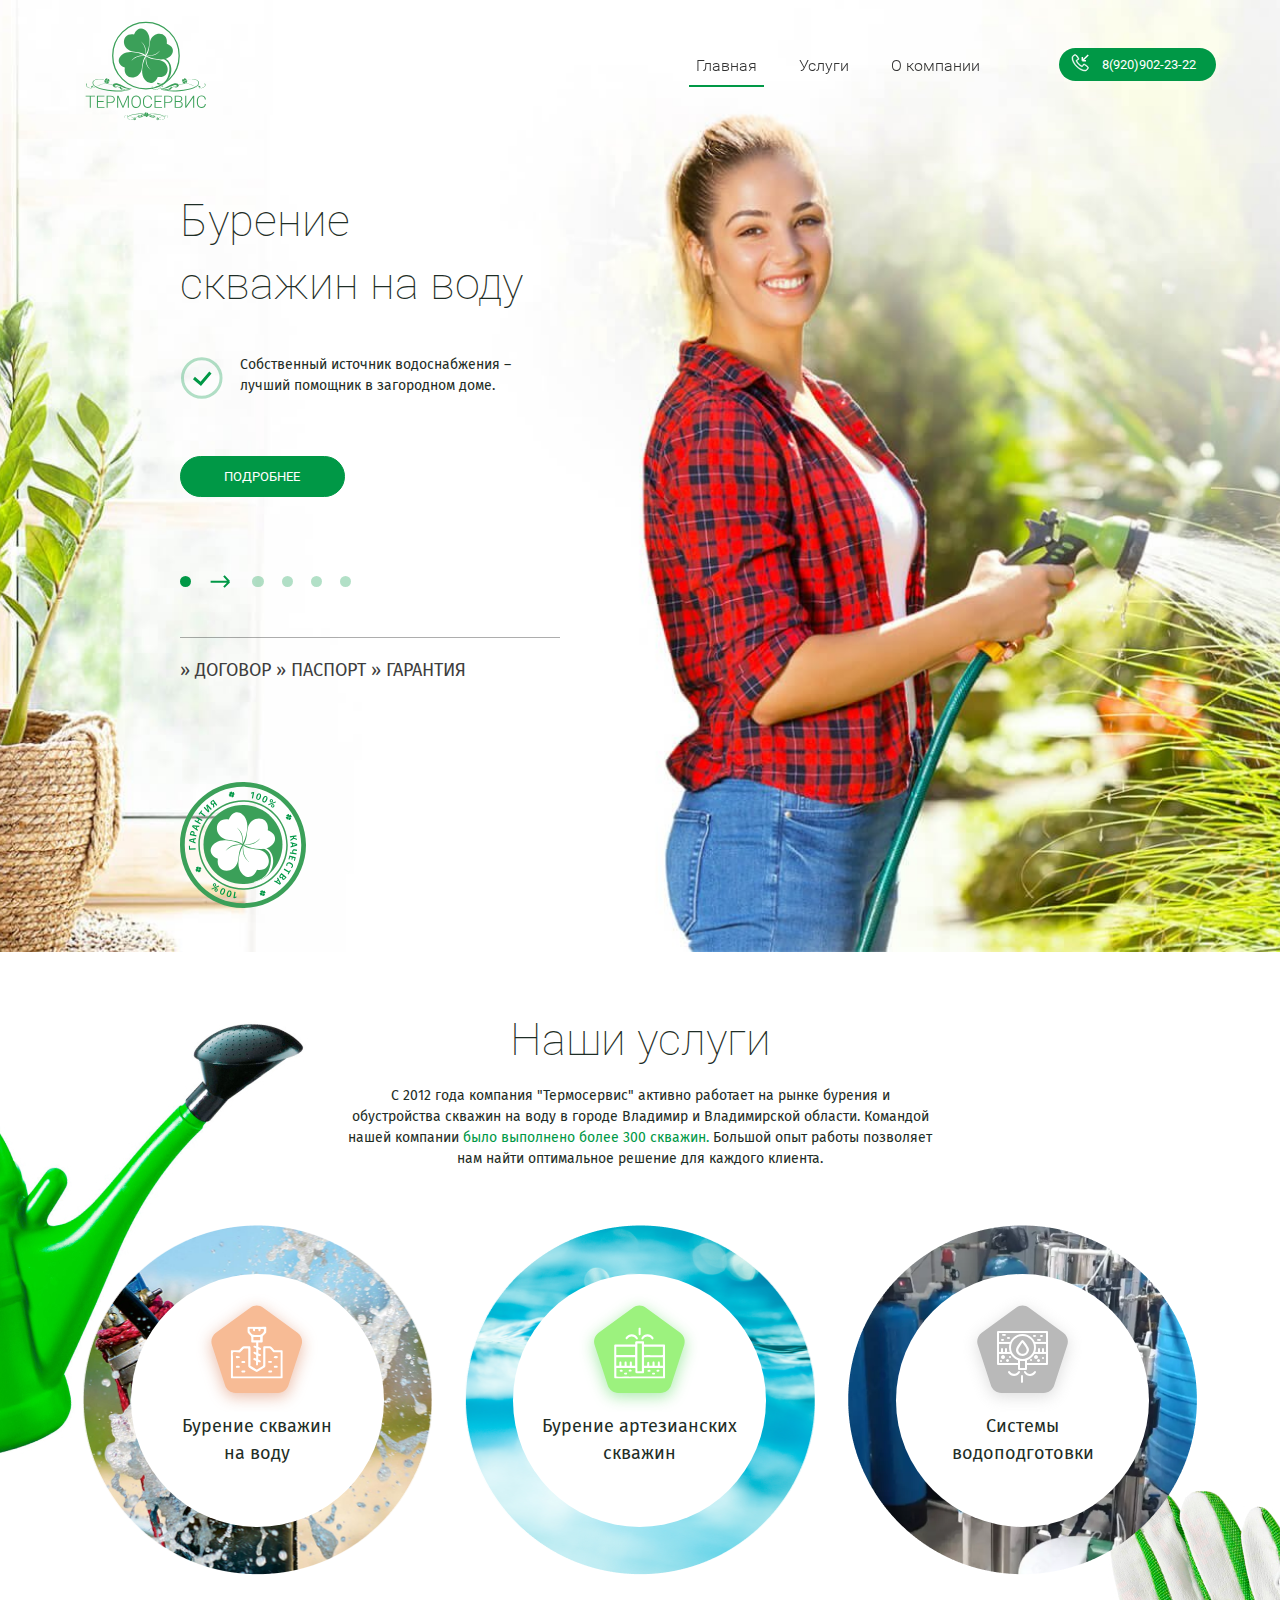
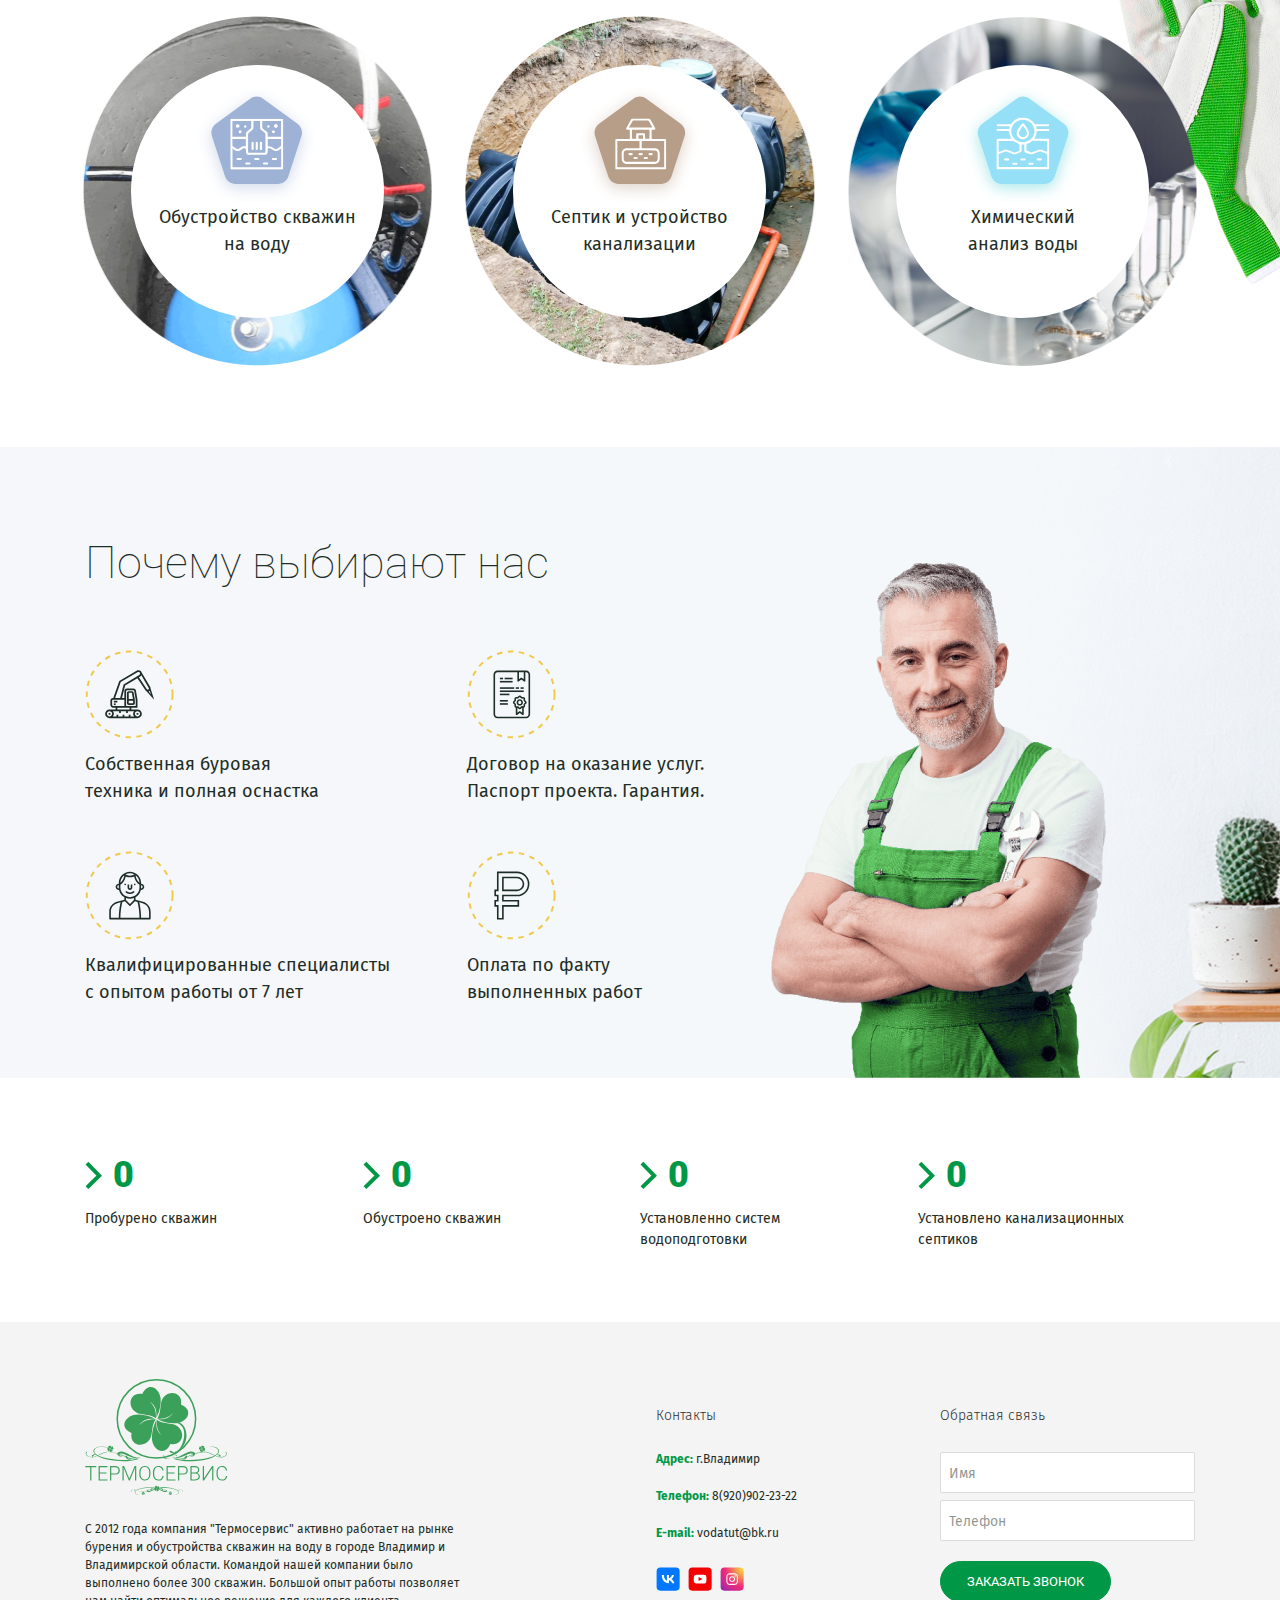
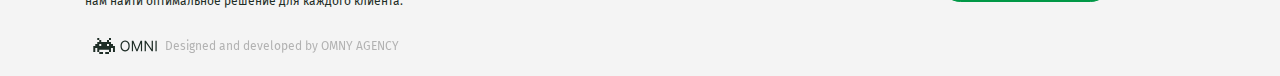
<file: main.html>
﻿<!DOCTYPE html>
<html lang="ru">

<head>
            <meta http-equiv="Content-Type" content="text/html; charset=[(modx_charset)]">
        <!-- <base href="/"> -->
        <title>Бурение скважин: цена, расчет, список работ - Термосервис</title>
        
        <meta name="keywords" content="Бурение скважин, цена скважины, стоимость скважины, скважины на воду">
        <meta name="description" content="Бурение скважин под ключ во Владимире и Владимирской области: низкие цены, гарантия, высокое качество работ. Консультация по тел.: 8(920)902-23-22">
        <!-- Removed by WebCopy --><!--<base href="https://voda33.su/">--><!-- Removed by WebCopy -->

        <meta http-equiv="X-UA-Compatible" content="IE=edge">
        <meta name="viewport" content="width=device-width, initial-scale=1, maximum-scale=1">
        <!-- Template Basic Images Start -->
        <!--
        <meta property="og:image" content="path/to/image.jpg">
        -->
        <link rel="icon" href="theme/img/favicon/favicon.ico">
        <link rel="apple-touch-icon" sizes="180x180" href="theme/img/favicon/apple-touch-icon-180x180.png">
        <!-- Template Basic Images End -->
        <!-- Custom Browsers Color Start -->
        <meta name="theme-color" content="#000">
		<meta name="cmsmagazine" content="ee2d2778bcd81db04e7487b7b5857b15">
        <!-- Custom Browsers Color End -->
                <!-- CSS Libs -->
        <link rel="stylesheet" href="theme/libs/swiper-master/swiper.min.css">
        <link rel="stylesheet" href="theme/libs/fancybox/jquery.fancybox.min.css">
        <!-- CSS Custom -->
        <link rel="stylesheet" href="theme/css/main.min.css">
            <link rel="stylesheet" href="theme/css/custom.css">
    
    <!-- Yandex.Metrika counter -->
    <script type="text/javascript">
        (function(m,e,t,r,i,k,a){m[i]=m[i]||function(){(m[i].a=m[i].a||[]).push(arguments)};
            m[i].l=1*new Date();k=e.createElement(t),a=e.getElementsByTagName(t)[0],k.async=1,k.src=r,a.parentNode.insertBefore(k,a)})
        (window, document, "script", "https://mc.yandex.ru/metrika/tag.js", "ym");

        ym(57288943, "init", {
            clickmap:true,
            trackLinks:true,
            accurateTrackBounce:true
        });
    </script>
    <noscript><div><img src="watch/57288943" style="position:absolute; left:-9999px;" alt=""></div></noscript>
    <!-- /Yandex.Metrika counter -->
</head>

<body>

<!-- Custom HTML -->
<div class="main-wrapper">
    <!-- absolute поверх контента -->
    <header class="absolute">
        <div class="my-container">
            <div class="123 h-logo">
                <a href="main.html">
                    <svg width="122" height="100" viewbox="0 0 143 118" fill="none"
                        xmlns="http://www.w3.org/2000/svg">
                        <path
                            d="M71.4331 80.0841C93.0906 80.0841 110.647 62.5272 110.647 40.8697C110.647 19.2123 93.0906 1.6554 71.4331 1.6554C49.7756 1.6554 32.2188 19.2123 32.2188 40.8697C32.2188 62.5272 49.7756 80.0841 71.4331 80.0841Z"
                            stroke="#3BA059" stroke-width="1.5" stroke-miterlimit="22.9256"></path>
                        <path fill-rule="evenodd" clip-rule="evenodd"
                            d="M71.8464 110.557L71.8462 110.558L71.8467 110.558C71.823 110.833 71.797 111.057 71.857 111.377C71.9262 111.659 72.0964 111.909 72.2999 112.082L72.2759 112.109C72.0611 111.924 71.8605 111.648 71.7987 111.387C71.7506 111.134 71.7666 110.91 71.7931 110.655C71.5804 111.059 71.4501 111.504 71.4068 111.956C71.2969 113.1 72.447 113.809 72.9497 112.661L71.8714 110.605L72.9497 112.661C74.1803 112.901 74.3344 111.329 73.2466 110.991C72.9288 110.893 72.3631 110.903 71.9479 110.636C71.8501 110.573 71.8464 110.557 71.8464 110.557V110.557Z"
                            fill="#3BA059"></path>
                        <path fill-rule="evenodd" clip-rule="evenodd"
                            d="M71.9588 110.539C72.3629 110.752 72.8072 110.882 73.259 110.926C74.4036 111.038 75.114 109.888 73.966 109.384L71.9087 110.46L73.966 109.384C74.2077 108.154 72.6355 107.998 72.2968 109.085C72.1979 109.403 72.2075 109.969 71.9404 110.384C71.8822 110.474 71.8638 110.484 71.8613 110.485C72.1361 110.508 72.3607 110.535 72.6804 110.475C72.9619 110.405 73.2118 110.235 73.3853 110.032L73.4117 110.056C73.2275 110.27 72.951 110.471 72.6903 110.533C72.4377 110.581 72.2131 110.565 71.9588 110.539V110.539Z"
                            fill="#3BA059"></path>
                        <path fill-rule="evenodd" clip-rule="evenodd"
                            d="M71.7654 110.543C71.3355 110.298 70.8555 110.15 70.3669 110.103C69.2222 109.993 68.5131 111.143 69.6618 111.646L71.6944 110.58C71.4467 110.558 71.2325 110.54 70.9371 110.596C70.6554 110.665 70.4055 110.835 70.232 111.038L70.2058 111.014C70.3898 110.8 70.6664 110.599 70.9272 110.537C71.2143 110.483 71.4651 110.511 71.7647 110.543C71.7652 110.543 71.7654 110.543 71.7654 110.543V110.543ZM71.6944 110.58L69.6618 111.646C69.4214 112.876 70.9936 113.03 71.3311 111.943C71.4297 111.625 71.4196 111.059 71.6862 110.644C71.7035 110.617 71.7173 110.597 71.7281 110.583L71.6944 110.58Z"
                            fill="#3BA059"></path>
                        <path fill-rule="evenodd" clip-rule="evenodd"
                            d="M71.7869 110.463C72.0311 110.033 72.1793 109.554 72.2263 109.065C72.3361 107.921 71.186 107.211 70.6832 108.36L71.7499 110.394C71.7715 110.146 71.7897 109.931 71.7342 109.635C71.665 109.354 71.4949 109.104 71.2913 108.93L71.3153 108.904C71.5301 109.088 71.7307 109.365 71.7925 109.625C71.8472 109.913 71.8191 110.163 71.7869 110.463ZM71.7499 110.394L70.6832 108.36C69.4527 108.12 69.2986 109.692 70.3863 110.029C70.7041 110.128 71.2699 110.118 71.685 110.385C71.7123 110.402 71.7323 110.416 71.7469 110.427L71.7499 110.394Z"
                            fill="#3BA059"></path>
                        <path
                            d="M87.9308 80.0303C88.5654 80.0477 89.8048 80.6418 92.7387 80.0612C98.5021 78.9193 101.781 76.3567 104.612 75.7969C107.342 75.256 107.896 75.9263 108.004 76.4709C108.084 76.8804 107.889 77.486 106.777 77.7077C105.764 77.9081 105.118 77.8237 104.493 77.5917L104.363 77.724C105.061 78.3298 106.534 78.6056 107.343 78.4461C108.152 78.2846 110.458 77.1908 110.176 75.7583C109.878 74.2572 107.861 73.0968 104.523 73.758C100.274 74.5998 95.3068 78.7028 91.0582 79.5447C88.7334 80.0051 88.6501 79.5536 87.5098 79.6375L87.9308 80.0303V80.0303Z"
                            fill="#3BA059"></path>
                        <path
                            d="M130.857 77.418C130.857 77.418 133.064 75.7601 133.798 77.4661C134.305 78.6509 135.519 79.2828 135.758 78.3474C135.982 77.4725 134.832 76.6555 133.83 76.4991C132.828 76.3407 131.964 76.2874 130.857 77.418V77.418Z"
                            fill="#3BA059"></path>
                        <path
                            d="M92.6511 81.4648C93.4614 81.4455 97.4525 81.4038 100.426 79.8029C103.399 78.2039 115.228 72.8125 121.768 74.4589C128.31 76.1055 133.104 80.7337 137.975 79.1565C142.845 77.5803 141.724 74.7655 141.275 74.1676C140.827 73.5692 140.115 73.9979 140.6 74.5466C141.082 75.0962 141.486 75.1743 141.098 76.1542C140.714 77.1338 140.593 77.5543 138.509 78.5157C136.426 79.4784 134.973 79.5627 131.326 78.0676C127.68 76.5721 124.19 74.6074 121.54 74.1154C118.892 73.624 116.821 73.3992 109.447 75.6574C102.072 77.9135 99.6389 80.2732 95.49 80.6462C91.3412 81.0181 91.1299 80.8287 89.5457 80.6427C89.5457 80.6427 88.9671 80.8555 89.5642 81.0368C90.1612 81.2152 91.9682 81.4808 92.6511 81.4648V81.4648Z"
                            fill="#3BA059"></path>
                        <path
                            d="M95.3633 81.8675C95.3633 81.8675 99.0915 81.7819 99.6121 79.8833C100.088 78.1367 101.526 76.6321 101.957 77.9215C102.385 79.2126 101.221 80.5933 99.5214 81.2885C97.8225 81.9839 96.5964 81.9626 95.3633 81.8675V81.8675Z"
                            fill="#3BA059"></path>
                        <path
                            d="M133.999 72.8665C133.738 69.7677 129.297 68.2951 125.34 68.6289C122.482 68.8696 120.053 69.6167 119.15 70.0428C118.614 70.2776 118.296 70.432 118.302 70.4956C118.307 70.56 118.843 70.3549 119.165 70.2318C120.774 69.6191 123.162 69.0672 125.471 68.8731C128.329 68.6318 132.963 69.7692 133.225 72.868C133.567 76.9158 126.876 80.2829 110.058 81.7009C102.143 82.3681 95.0884 82.0711 89.8389 80.8579C89.9625 80.8068 89.5338 80.938 89.5391 81.0005C89.5453 81.0643 89.9693 81.2755 90.7051 81.4683C96.3079 82.9384 101.48 83.6981 111.154 82.8822C124.675 81.7424 134.405 77.6738 133.999 72.8665V72.8665Z"
                            fill="#3BA059"></path>
                        <path fill-rule="evenodd" clip-rule="evenodd"
                            d="M117.093 70.7477L117.093 70.747L117.093 70.7469C117.021 70.438 116.954 70.1866 116.969 69.8125C117.001 69.4806 117.153 69.168 117.356 68.9368L117.324 68.9107C117.11 69.156 116.928 69.5039 116.901 69.811C116.888 70.1068 116.944 70.36 117.016 70.6454C116.707 70.2205 116.485 69.7364 116.36 69.2292C116.045 67.9448 117.237 66.9469 117.999 68.1705L117.114 70.6894L117.999 68.1705C119.36 67.6928 119.796 69.4565 118.614 70.0211C118.269 70.186 117.624 70.2684 117.195 70.6407C117.094 70.7285 117.093 70.7477 117.093 70.7477V70.7477Z"
                            fill="#3BA059"></path>
                        <path fill-rule="evenodd" clip-rule="evenodd"
                            d="M117.222 70.7502C117.647 70.4406 118.131 70.2181 118.637 70.0932C119.922 69.7767 120.921 70.9668 119.698 71.7308L117.178 70.8478L119.698 71.7308C120.177 73.0909 118.414 73.5291 117.848 72.3479C117.683 72.0027 117.6 71.3573 117.227 70.9296C117.146 70.8365 117.123 70.8282 117.12 70.8275C117.429 70.755 117.68 70.6882 118.054 70.7033C118.386 70.7353 118.699 70.8875 118.93 71.0903L118.956 71.0587C118.711 70.8447 118.362 70.6623 118.055 70.6353C117.76 70.6225 117.507 70.6779 117.222 70.7502V70.7502Z"
                            fill="#3BA059"></path>
                        <path fill-rule="evenodd" clip-rule="evenodd"
                            d="M117.003 70.7777C116.554 71.1273 116.033 71.3758 115.484 71.5103C114.2 71.8253 113.202 70.6343 114.426 69.8715L116.916 70.7472C116.638 70.8129 116.397 70.8689 116.051 70.855C115.719 70.823 115.407 70.6708 115.176 70.4679L115.15 70.4995C115.395 70.7136 115.743 70.896 116.05 70.9229C116.386 70.9375 116.667 70.8639 117.002 70.7776C117.003 70.7777 117.003 70.7777 117.003 70.7777ZM116.916 70.7472L114.426 69.8715C113.948 68.511 115.712 68.0747 116.276 69.2564C116.441 69.6019 116.524 70.2473 116.896 70.6754C116.92 70.7032 116.939 70.7234 116.954 70.7381L116.916 70.7472V70.7472Z"
                            fill="#3BA059"></path>
                        <path fill-rule="evenodd" clip-rule="evenodd"
                            d="M117.04 70.8648C117.389 71.3133 117.637 71.8346 117.772 72.3824C118.087 73.6669 116.896 74.6648 116.133 73.4411L117.009 70.9495C117.075 71.2283 117.131 71.4694 117.117 71.8155C117.085 72.1474 116.933 72.46 116.73 72.6912L116.762 72.7172C116.976 72.472 117.158 72.1241 117.185 71.817C117.2 71.4812 117.126 71.2004 117.04 70.8648V70.8648ZM117.009 70.9495L116.133 73.4411C114.772 73.9189 114.336 72.1552 115.518 71.5906C115.863 71.4256 116.509 71.3433 116.937 70.9709C116.965 70.9465 116.986 70.9273 117 70.9123L117.009 70.9495Z"
                            fill="#3BA059"></path>
                        <path
                            d="M54.5156 79.9719C53.8811 79.9894 52.6417 80.5834 49.7077 80.0028C43.9443 78.861 40.6659 76.2984 37.8341 75.7386C35.1042 75.1976 34.5501 75.868 34.4429 76.4126C34.3626 76.8221 34.5571 77.4276 35.6696 77.6494C36.6824 77.8497 37.3284 77.7653 37.9531 77.5334L38.0837 77.6656C37.3854 78.2714 35.9128 78.5472 35.1034 78.3878C34.2947 78.2263 31.9884 77.1324 32.2709 75.6999C32.5686 74.1989 34.585 73.0385 37.9237 73.6996C42.1724 74.5414 47.1397 78.6444 51.3882 79.4864C53.7131 79.9467 53.7964 79.4953 54.9367 79.5792L54.5156 79.9719V79.9719Z"
                            fill="#3BA059"></path>
                        <path
                            d="M11.5883 77.3596C11.5883 77.3596 9.38184 75.7017 8.64817 77.4077C8.141 78.5925 6.92714 79.2244 6.68746 78.289C6.46346 77.4142 7.61327 76.5971 8.61609 76.4407C9.61784 76.2823 10.4816 76.2291 11.5883 77.3596V77.3596Z"
                            fill="#3BA059"></path>
                        <path
                            d="M49.7948 81.4064C48.9845 81.3872 44.9934 81.3455 42.0196 79.7446C39.0468 78.1456 27.2175 72.7542 20.6776 74.4006C14.1364 76.0471 9.3419 80.6754 4.47053 79.0981C-0.398938 77.522 0.721761 74.7072 1.17047 74.1092C1.61894 73.5109 2.3305 73.9396 1.84638 74.4883C1.36381 75.0379 0.960257 75.116 1.34765 76.0959C1.73219 77.0755 1.85304 77.4959 3.93674 78.4574C6.02009 79.4201 7.47269 79.5044 11.1201 78.0093C14.7661 76.5138 18.2563 74.549 20.9057 74.0571C23.5539 73.5657 25.6252 73.3409 32.9992 75.599C40.3742 77.8552 42.8071 80.2149 46.9559 80.5879C51.1047 80.9598 51.316 80.7703 52.9003 80.5844C52.9003 80.5844 53.4788 80.7972 52.8817 80.9785C52.2847 81.1569 50.4778 81.4225 49.7948 81.4064V81.4064Z"
                            fill="#3BA059"></path>
                        <path
                            d="M47.0839 81.8092C47.0839 81.8092 43.3556 81.7235 42.835 79.8249C42.3591 78.0783 40.921 76.5737 40.4905 77.8631C40.0624 79.1542 41.2257 80.5349 42.9257 81.2301C44.6246 81.9255 45.8508 81.9042 47.0839 81.8092Z"
                            fill="#3BA059"></path>
                        <path
                            d="M8.44683 72.8081C8.70754 69.7094 13.1486 68.2367 17.1059 68.5705C19.9642 68.8113 22.3932 69.5584 23.2965 69.9845C23.8319 70.2193 24.15 70.3737 24.1435 70.4372C24.1391 70.5016 23.6031 70.2965 23.281 70.1734C21.6718 69.5607 19.2841 69.0089 16.9749 68.8147C14.1166 68.5735 9.48256 69.7108 9.22125 72.8097C8.87878 76.8575 15.57 80.2245 32.3878 81.6426C40.3031 82.3098 47.3575 82.0127 52.607 80.7996C52.4835 80.7485 52.9122 80.8796 52.9069 80.9422C52.9007 81.006 52.4767 81.2171 51.7409 81.41C46.1381 82.8801 40.9655 83.6398 31.2923 82.8239C17.7713 81.684 8.04066 77.6155 8.44683 72.8081V72.8081Z"
                            fill="#3BA059"></path>
                        <path fill-rule="evenodd" clip-rule="evenodd"
                            d="M25.3517 70.6894L25.3522 70.6887L25.3516 70.6885C25.4241 70.3796 25.4911 70.1282 25.4759 69.7542C25.4439 69.4223 25.2917 69.1096 25.0889 68.8784L25.1206 68.8524C25.3345 69.0976 25.5169 69.4456 25.5439 69.7526C25.5567 70.0484 25.5012 70.3016 25.4287 70.5871C25.7379 70.1621 25.9599 69.678 26.0843 69.1708C26.3993 67.8864 25.2082 66.8886 24.4454 68.1122L25.3312 70.631L24.4454 68.1122C23.085 67.6345 22.6485 69.3982 23.8304 69.9627C24.1758 70.1277 24.8213 70.21 25.2494 70.5823C25.3504 70.6701 25.3517 70.6894 25.3517 70.6894V70.6894Z"
                            fill="#3BA059"></path>
                        <path fill-rule="evenodd" clip-rule="evenodd"
                            d="M25.222 70.6918C24.7976 70.3822 24.3136 70.1597 23.8066 70.0348C22.5225 69.7182 21.5234 70.9083 22.7462 71.6724L25.266 70.7894L22.7462 71.6724C22.2669 73.0325 24.0301 73.4707 24.596 72.2895C24.7614 71.9443 24.8444 71.2989 25.2171 70.8711C25.2983 70.7781 25.321 70.7698 25.324 70.7691C25.0153 70.6966 24.764 70.6298 24.3902 70.6449C24.0582 70.6769 23.7455 70.8291 23.5143 71.0319L23.4884 71.0003C23.7335 70.7863 24.0816 70.6039 24.3887 70.5769C24.6841 70.5641 24.9369 70.6195 25.222 70.6918V70.6918Z"
                            fill="#3BA059"></path>
                        <path fill-rule="evenodd" clip-rule="evenodd"
                            d="M25.4414 70.7193C25.8901 71.0689 26.4117 71.3174 26.96 71.4519C28.2444 71.7669 29.2422 70.5759 28.0185 69.8131L25.5285 70.6888C25.8067 70.7545 26.0474 70.8105 26.3929 70.7966C26.7249 70.7646 27.0376 70.6124 27.2688 70.4095L27.2947 70.4411C27.0496 70.6551 26.7015 70.8375 26.3946 70.8645C26.0587 70.8791 25.7778 70.8055 25.4422 70.7192C25.4416 70.7193 25.4414 70.7193 25.4414 70.7193ZM25.5285 70.6888L28.0185 69.8131C28.4963 68.4526 26.7326 68.0162 26.1681 69.198C26.0031 69.5435 25.9208 70.1888 25.5485 70.617C25.5242 70.6448 25.5053 70.665 25.4906 70.6797L25.5285 70.6888V70.6888Z"
                            fill="#3BA059"></path>
                        <path fill-rule="evenodd" clip-rule="evenodd"
                            d="M25.4049 70.8064C25.0557 71.2549 24.8074 71.7762 24.673 72.324C24.358 73.6085 25.5491 74.6064 26.3119 73.3827L25.4356 70.8912C25.3698 71.1699 25.3136 71.411 25.3275 71.7571C25.3596 72.089 25.5117 72.4016 25.7145 72.6329L25.6829 72.6588C25.469 72.4136 25.2865 72.0657 25.2595 71.7586C25.2449 71.4228 25.3185 71.142 25.4049 70.8064V70.8064ZM25.4356 70.8912L26.3119 73.3827C27.6724 73.8605 28.1088 72.0968 26.9269 71.5322C26.5815 71.3672 25.936 71.285 25.5079 70.9125C25.4797 70.8881 25.4593 70.8689 25.4444 70.854L25.4356 70.8912Z"
                            fill="#3BA059"></path>
                        <path fill-rule="evenodd" clip-rule="evenodd"
                            d="M71.0262 40.3575L71.0298 40.35C71.2199 30.8165 68.8927 27.9721 65.3202 23.8992C65.1034 23.6521 65.6608 24.0843 65.3634 23.8337C70.5524 28.2077 71.886 32.1659 71.3363 39.7665L71.3926 39.655C74.0789 34.5527 75.3432 29.4751 75.7269 23.7641C76.6341 10.2662 62.8709 2.31419 57.3452 15.9904L70.7167 39.8062L57.3452 15.9904C42.7935 13.5776 41.5103 32.1189 54.4153 35.7215C58.1864 36.7742 64.8348 36.4643 69.8063 39.46C70.9786 40.1664 71.0265 40.3575 71.0262 40.3575V40.3575Z"
                            fill="#3BA059"></path>
                        <path fill-rule="evenodd" clip-rule="evenodd"
                            d="M82.5176 78.7842C87.0131 77.3375 91.2803 74.9704 94.8595 71.8819C106.418 61.9087 101.735 42.4158 89.3263 43.5802L89.4481 44.5668C92.438 44.3454 95.2094 46.5267 96.9941 48.5913C101.588 53.905 98.3105 67.2251 93.7682 71.4967C89.2259 75.7684 86.4607 76.4406 82.3037 77.9948L82.5176 78.7842V78.7842Z"
                            fill="#3BA059"></path>
                        <path
                            d="M70.9861 110.875C71.2995 110.866 71.9115 110.573 73.3603 110.86C76.2062 111.424 77.825 112.689 79.2233 112.965C80.5712 113.233 80.8449 112.902 80.8977 112.633C80.9374 112.43 80.8413 112.131 80.2921 112.022C79.7919 111.923 79.473 111.965 79.1645 112.079L79.1 112.014C79.4448 111.715 80.1719 111.579 80.5717 111.657C80.971 111.737 82.1097 112.277 81.9703 112.984C81.8233 113.726 80.8275 114.299 79.179 113.972C77.0811 113.557 74.6283 111.531 72.5304 111.115C71.3825 110.888 71.3413 111.11 70.7783 111.069L70.9861 110.875V110.875Z"
                            fill="#3BA059"></path>
                        <path
                            d="M92.1826 112.165C92.1826 112.165 93.2721 112.984 93.6344 112.141C93.8848 111.556 94.4841 111.244 94.6026 111.706C94.7131 112.138 94.1454 112.542 93.6502 112.619C93.1556 112.697 92.7291 112.723 92.1826 112.165Z"
                            fill="#3BA059"></path>
                        <path
                            d="M73.3169 110.167C73.717 110.176 75.6877 110.197 77.1563 110.987C78.6241 111.777 84.4652 114.439 87.6946 113.626C90.9245 112.813 93.2919 110.528 95.6974 111.307C98.1018 112.085 97.5484 113.475 97.3268 113.77C97.1054 114.065 96.754 113.854 96.9931 113.583C97.2314 113.311 97.4307 113.273 97.2393 112.789C97.0495 112.305 96.9898 112.098 95.961 111.623C94.9322 111.148 94.2149 111.106 92.4138 111.844C90.6135 112.583 88.8901 113.553 87.5819 113.796C86.2743 114.038 85.2514 114.149 81.6103 113.034C77.9687 111.92 76.7673 110.755 74.7187 110.571C72.6701 110.387 72.5658 110.481 71.7835 110.573C71.7835 110.573 71.4977 110.467 71.7927 110.378C72.0875 110.29 72.9797 110.159 73.3169 110.167V110.167Z"
                            fill="#3BA059"></path>
                        <path
                            d="M74.6553 109.968C74.6553 109.968 76.4962 110.01 76.7532 110.948C76.9883 111.81 77.6984 112.553 77.911 111.916C78.1224 111.279 77.5479 110.597 76.7084 110.254C75.8696 109.91 75.2642 109.921 74.6553 109.968V109.968Z"
                            fill="#3BA059"></path>
                        <path
                            d="M93.735 114.412C93.6062 115.943 91.4133 116.67 89.4592 116.505C88.0479 116.386 86.8484 116.017 86.4024 115.807C86.138 115.691 85.9809 115.615 85.9842 115.583C85.9864 115.551 86.251 115.653 86.4101 115.713C87.2046 116.016 88.3837 116.288 89.524 116.384C90.9352 116.503 93.2236 115.942 93.3525 114.412C93.5217 112.413 90.2176 110.75 81.9133 110.05C78.0048 109.721 74.5214 109.867 71.9293 110.466C71.9903 110.492 71.7787 110.427 71.7813 110.396C71.7842 110.364 71.9936 110.26 72.357 110.165C75.1236 109.439 77.6777 109.064 82.4542 109.467C89.1307 110.03 93.9355 112.039 93.735 114.412V114.412Z"
                            fill="#3BA059"></path>
                        <path fill-rule="evenodd" clip-rule="evenodd"
                            d="M85.3854 115.459L85.3852 115.459L85.3855 115.459C85.3496 115.612 85.3166 115.736 85.3241 115.92C85.3399 116.084 85.415 116.239 85.5152 116.353L85.4996 116.366C85.3939 116.245 85.3039 116.073 85.2906 115.921C85.2841 115.775 85.3116 115.65 85.3474 115.509C85.1947 115.719 85.0851 115.958 85.0237 116.208C84.8681 116.843 85.4562 117.335 85.8329 116.731L85.3955 115.487L85.8329 116.731C86.5047 116.967 86.7202 116.096 86.1366 115.817C85.966 115.736 85.6474 115.695 85.4359 115.511C85.3861 115.468 85.3854 115.459 85.3854 115.459V115.459Z"
                            fill="#3BA059"></path>
                        <path fill-rule="evenodd" clip-rule="evenodd"
                            d="M85.4508 115.457C85.6604 115.61 85.8994 115.72 86.1496 115.782C86.7837 115.938 87.2771 115.351 86.6733 114.973L85.429 115.409L86.6733 114.973C86.9099 114.302 86.0393 114.085 85.7599 114.669C85.6782 114.839 85.6372 115.158 85.4531 115.369C85.4131 115.415 85.4019 115.419 85.4004 115.419C85.5529 115.455 85.6769 115.488 85.8616 115.481C86.0254 115.465 86.1798 115.39 86.294 115.289L86.3068 115.305C86.1857 115.411 86.0139 115.501 85.8623 115.514C85.7164 115.52 85.5915 115.493 85.4508 115.457V115.457Z"
                            fill="#3BA059"></path>
                        <path fill-rule="evenodd" clip-rule="evenodd"
                            d="M85.3418 115.444C85.1203 115.271 84.8628 115.149 84.592 115.082C83.9578 114.927 83.4651 115.515 84.0693 115.891L85.2988 115.459C85.1616 115.426 85.0426 115.399 84.872 115.406C84.7081 115.422 84.5537 115.497 84.4395 115.597L84.4267 115.581C84.5478 115.476 84.7196 115.385 84.8713 115.372C85.037 115.365 85.1757 115.401 85.3415 115.444C85.3417 115.444 85.3418 115.444 85.3418 115.444V115.444ZM85.2988 115.459L84.0693 115.891C83.8334 116.563 84.7043 116.779 84.9831 116.195C85.0645 116.025 85.1052 115.706 85.2891 115.494C85.3009 115.481 85.3103 115.471 85.3176 115.463L85.2988 115.459V115.459Z"
                            fill="#3BA059"></path>
                        <path fill-rule="evenodd" clip-rule="evenodd"
                            d="M85.3587 115.401C85.5312 115.179 85.6538 114.922 85.7202 114.651C85.8758 114.017 85.2876 113.524 84.911 114.129L85.3435 115.359C85.3761 115.221 85.4039 115.102 85.397 114.931C85.3812 114.768 85.306 114.613 85.2058 114.499L85.2215 114.486C85.3271 114.607 85.4172 114.779 85.4305 114.931C85.4378 115.096 85.4014 115.235 85.3587 115.401V115.401ZM85.3435 115.359L84.911 114.129C84.2391 113.893 84.0237 114.764 84.6072 115.042C84.7778 115.124 85.0965 115.165 85.3079 115.348C85.3218 115.36 85.3319 115.37 85.3393 115.377L85.3435 115.359V115.359Z"
                            fill="#3BA059"></path>
                        <path
                            d="M72.5857 110.866C72.2724 110.857 71.6604 110.564 70.2116 110.85C67.3658 111.414 65.7469 112.68 64.3486 112.956C63.0007 113.223 62.727 112.892 62.674 112.623C62.6345 112.421 62.7305 112.122 63.2799 112.013C63.78 111.914 64.099 111.955 64.4074 112.07L64.4718 112.005C64.127 111.705 63.4 111.569 63.0002 111.648C62.601 111.728 61.4622 112.268 61.6016 112.975C61.7486 113.716 62.7443 114.289 64.3928 113.963C66.4908 113.547 68.9436 111.521 71.0414 111.105C72.1895 110.878 72.2306 111.101 72.7936 111.06L72.5857 110.866V110.866Z"
                            fill="#3BA059"></path>
                        <path
                            d="M51.39 112.156C51.39 112.156 50.3004 112.974 49.9382 112.132C49.6877 111.547 49.0884 111.235 48.97 111.697C48.8595 112.129 49.4271 112.532 49.9224 112.609C50.417 112.688 50.8435 112.714 51.39 112.156Z"
                            fill="#3BA059"></path>
                        <path
                            d="M70.2551 110.157C69.855 110.167 67.8841 110.187 66.4157 110.978C64.9478 111.768 59.1067 114.43 55.8774 113.617C52.6475 112.804 50.28 110.518 47.8746 111.297C45.4702 112.075 46.0236 113.465 46.2451 113.761C46.4666 114.056 46.8178 113.844 46.5789 113.573C46.3405 113.302 46.1413 113.263 46.3325 112.78C46.5225 112.296 46.5821 112.088 47.611 111.614C48.6398 111.138 49.357 111.097 51.158 111.835C52.9584 112.573 54.6817 113.543 55.9901 113.786C57.2977 114.029 58.3205 114.14 61.9617 113.025C65.6033 111.911 66.8047 110.746 68.8533 110.562C70.9019 110.378 71.0062 110.471 71.7885 110.563C71.7885 110.563 72.0741 110.458 71.7793 110.369C71.4845 110.281 70.5923 110.149 70.2551 110.157Z"
                            fill="#3BA059"></path>
                        <path
                            d="M68.9169 109.959C68.9169 109.959 67.076 110.001 66.819 110.938C66.5839 111.801 65.8738 112.544 65.6612 111.907C65.4498 111.27 66.0242 110.588 66.8636 110.244C67.7026 109.901 68.308 109.912 68.9169 109.959V109.959Z"
                            fill="#3BA059"></path>
                        <path
                            d="M49.8381 114.403C49.9669 115.933 52.1598 116.66 54.1139 116.496C55.5252 116.377 56.7246 116.008 57.1707 115.797C57.435 115.681 57.5922 115.605 57.5889 115.574C57.5867 115.542 57.3221 115.643 57.163 115.704C56.3685 116.007 55.1894 116.279 54.0491 116.375C52.6377 116.494 50.3495 115.933 50.2205 114.402C50.0514 112.404 53.3555 110.741 61.6598 110.041C65.5683 109.711 69.0516 109.858 71.6437 110.457C71.5828 110.482 71.7944 110.418 71.7917 110.387C71.7887 110.355 71.5793 110.251 71.2161 110.156C68.4494 109.43 65.8953 109.055 61.1189 109.458C54.4424 110.02 49.6376 112.029 49.8381 114.403Z"
                            fill="#3BA059"></path>
                        <path fill-rule="evenodd" clip-rule="evenodd"
                            d="M58.1865 115.449L58.1867 115.45L58.1865 115.45C58.2223 115.602 58.2553 115.726 58.2478 115.911C58.2321 116.075 58.1569 116.229 58.0567 116.343L58.0724 116.356C58.1781 116.235 58.2681 116.063 58.2815 115.912C58.2877 115.766 58.2604 115.641 58.2245 115.5C58.3772 115.71 58.4869 115.949 58.5483 116.199C58.7039 116.833 58.1157 117.326 57.7391 116.722L58.1764 115.478L57.7391 116.722C57.0672 116.958 56.8518 116.087 57.4354 115.808C57.6059 115.727 57.9246 115.686 58.136 115.502C58.1859 115.459 58.1866 115.449 58.1865 115.449V115.449Z"
                            fill="#3BA059"></path>
                        <path fill-rule="evenodd" clip-rule="evenodd"
                            d="M58.1225 115.448C57.9128 115.601 57.6739 115.711 57.4235 115.773C56.7894 115.929 56.2961 115.341 56.8999 114.964L58.1441 115.4L56.8999 114.964C56.6632 114.292 57.5339 114.076 57.8133 114.659C57.895 114.83 57.936 115.148 58.1201 115.36C58.1601 115.406 58.1713 115.41 58.1727 115.41C58.0204 115.446 57.8963 115.479 57.7117 115.471C57.5478 115.455 57.3934 115.38 57.2792 115.28L57.2664 115.296C57.3875 115.401 57.5593 115.492 57.711 115.505C57.8568 115.511 57.9816 115.484 58.1225 115.448V115.448Z"
                            fill="#3BA059"></path>
                        <path fill-rule="evenodd" clip-rule="evenodd"
                            d="M58.2314 115.435C58.4531 115.262 58.7106 115.139 58.9813 115.073C59.6155 114.917 60.1083 115.505 59.504 115.882L58.2745 115.45C58.4118 115.417 58.5308 115.389 58.7013 115.396C58.8653 115.412 59.0197 115.487 59.1339 115.588L59.1466 115.572C59.0256 115.466 58.8538 115.376 58.7021 115.363C58.5363 115.356 58.3976 115.392 58.2319 115.435C58.2316 115.435 58.2314 115.435 58.2314 115.435V115.435ZM58.2745 115.45L59.504 115.882C59.74 116.554 58.8691 116.769 58.5903 116.186C58.5088 116.015 58.4682 115.696 58.2843 115.485C58.2724 115.471 58.2631 115.461 58.2557 115.454L58.2745 115.45Z"
                            fill="#3BA059"></path>
                        <path fill-rule="evenodd" clip-rule="evenodd"
                            d="M58.2132 115.391C58.0407 115.17 57.9182 114.913 57.8518 114.642C57.6962 114.008 58.2845 113.515 58.661 114.119L58.2284 115.35C58.1958 115.212 58.1681 115.093 58.175 114.922C58.1908 114.758 58.2659 114.604 58.3661 114.49L58.3505 114.477C58.2449 114.598 58.1548 114.77 58.1414 114.921C58.1343 115.087 58.1705 115.226 58.2132 115.391V115.391ZM58.2284 115.35L58.661 114.119C59.3328 113.883 59.5483 114.754 58.9648 115.033C58.7942 115.115 58.4755 115.155 58.264 115.339C58.2501 115.351 58.24 115.361 58.2328 115.368L58.2284 115.35Z"
                            fill="#3BA059"></path>
                        <path
                            d="M92.2258 72.8632C92.2258 72.8632 89.1772 75.0108 87.6299 73.7936C86.2088 72.6721 84.1578 72.3173 84.5782 73.6099C85.0016 74.9027 86.7579 75.3213 88.5381 74.8696C90.3176 74.4188 91.2908 73.6727 92.2258 72.8632Z"
                            fill="#3BA059"></path>
                        <path
                            d="M96.6692 70.8134C91.1723 74.7229 88.3858 80.7763 83.2742 81.0756C78.1648 81.3752 78.1869 78.3457 78.3878 77.6256C78.5883 76.9052 79.4069 77.0463 79.1553 77.7333C78.9051 78.4207 78.5575 78.6399 79.2742 79.4122C79.9884 80.1854 80.2535 80.5333 82.5441 80.6724C84.8348 80.8127 86.2191 80.3639 89.0745 77.6464C91.9284 74.9289 94.4669 71.831 96.757 70.4105C98.368 69.4113 97.6226 70.1338 96.6692 70.8134Z"
                            fill="#3BA059"></path>
                        <path
                            d="M91.4208 75.5717C91.4208 75.5717 90.4204 76.5777 91.2371 77.072C91.8044 77.4143 92.0402 78.077 91.547 78.1329C91.0857 78.1849 90.7511 77.5417 90.7424 77.0199C90.7328 76.4987 90.7668 76.0551 91.4208 75.5717V75.5717Z"
                            fill="#3BA059"></path>
                        <path fill-rule="evenodd" clip-rule="evenodd"
                            d="M71.9072 40.8613L71.9148 40.8646C81.4501 40.898 84.2558 38.5243 88.2695 34.8854C88.513 34.6646 88.0899 35.2289 88.3357 34.9276C84.0476 40.1877 80.1118 41.5862 72.5032 41.1615L72.6156 41.216C77.7614 43.818 82.8591 44.9988 88.5757 45.2885C102.087 45.9735 109.811 32.0815 96.046 26.7813L72.4534 40.5427L96.046 26.7813C98.2192 12.192 79.6594 11.2138 76.2694 24.1763C75.2788 27.9642 75.6981 34.6066 72.7844 39.6267C72.0975 40.8104 71.9072 40.8615 71.9072 40.8613V40.8613Z"
                            fill="#3BA059"></path>
                        <path fill-rule="evenodd" clip-rule="evenodd"
                            d="M71.6458 41.5756L71.6423 41.5831C71.4522 51.1166 73.7794 53.9609 77.3519 58.0338C77.5686 58.2809 77.0113 57.8487 77.3086 58.0993C72.1196 53.7254 70.7861 49.7671 71.3358 42.1665L71.2795 42.278C68.5932 47.3804 67.3288 52.4579 66.9451 58.169C66.038 71.6669 79.8011 79.6188 85.3269 65.9427L71.9554 42.1268L85.3269 65.9427C99.8785 68.3554 101.162 49.8142 88.2568 46.2116C84.4857 45.1588 77.8373 45.4687 72.8658 42.473C71.6935 41.7667 71.6456 41.5756 71.6458 41.5756V41.5756Z"
                            fill="#3BA059"></path>
                        <path fill-rule="evenodd" clip-rule="evenodd"
                            d="M70.8864 41.2659L70.8789 41.2623C61.3457 41.0606 58.4985 43.3843 54.4212 46.9519C54.1739 47.1684 54.6068 46.6115 54.3558 46.9085C58.736 41.7248 62.6959 40.3962 70.2958 40.9552L70.1844 40.8987C65.0853 38.2061 60.0093 36.9356 54.2988 36.545C40.8019 35.6213 32.8332 49.3748 46.5026 54.9173L70.3347 41.5747L46.5026 54.9173C44.0721 69.4659 62.6119 70.7717 66.2301 57.8712C67.2875 54.1014 66.9857 47.4526 69.9875 42.4848C70.6952 41.3133 70.8864 41.2657 70.8864 41.2659V41.2659Z"
                            fill="#3BA059"></path>
                        <path d="M11.2845 89.1383H6.38174V102.412H5.17324V89.1383H0.280273V88.1067H11.2845V89.1383Z"
                            fill="#3BA059"></path>
                        <path
                            d="M21.5028 95.5542H14.8118V101.39H22.5049V102.412H13.6033V88.1067H22.4558V89.1383H14.8118V94.5324H21.5028V95.5542Z"
                            fill="#3BA059"></path>
                        <path
                            d="M26.268 96.5859V102.412H25.0595V88.1067H29.9328C31.4197 88.1067 32.5922 88.4866 33.4502 89.2464C34.3149 90.0062 34.7472 91.051 34.7472 92.3807C34.7472 93.7234 34.3312 94.7616 33.4994 95.4953C32.6741 96.2223 31.4754 96.5859 29.9033 96.5859H26.268ZM26.268 95.564H29.9328C31.1053 95.564 31.9994 95.2857 32.6151 94.7289C33.2308 94.1721 33.5387 93.3959 33.5387 92.4003C33.5387 91.4112 33.2308 90.6252 32.6151 90.0423C32.0059 89.4527 31.138 89.1514 30.0114 89.1383H26.268V95.564Z"
                            fill="#3BA059"></path>
                        <path
                            d="M39.0605 88.1067L44.3366 100.732L49.6324 88.1067H51.2437V102.412H50.0352V96.183L50.1335 89.7966L44.8082 102.412H43.8748L38.5692 89.8458L38.6674 96.1437V102.412H37.4589V88.1067H39.0605Z"
                            fill="#3BA059"></path>
                        <path
                            d="M65.4412 96.0357C65.4412 97.3522 65.2119 98.5083 64.7534 99.504C64.3015 100.5 63.653 101.266 62.808 101.803C61.9631 102.34 60.9871 102.609 59.8801 102.609C58.2098 102.609 56.8605 102.013 55.8321 100.821C54.8037 99.6219 54.2896 98.0072 54.2896 95.9767V94.5029C54.2896 93.1994 54.5188 92.0466 54.9773 91.0444C55.4424 90.0357 56.0974 89.2628 56.9424 88.7257C57.7873 88.182 58.76 87.9102 59.8605 87.9102C60.9609 87.9102 61.9303 88.1755 62.7687 88.706C63.6137 89.2366 64.2654 89.9866 64.724 90.956C65.1825 91.9254 65.4215 93.0488 65.4412 94.3261V96.0357ZM64.2327 94.4833C64.2327 92.7606 63.843 91.4112 63.0635 90.4353C62.284 89.4593 61.2163 88.9713 59.8605 88.9713C58.5308 88.9713 57.4697 89.4626 56.6771 90.4451C55.8911 91.4211 55.4981 92.7868 55.4981 94.5422V96.0357C55.4981 97.7321 55.8911 99.0782 56.6771 100.074C57.4631 101.063 58.5308 101.557 59.8801 101.557C61.2491 101.557 62.3168 101.069 63.0831 100.093C63.8495 99.1109 64.2327 97.7452 64.2327 95.9963V94.4833Z"
                            fill="#3BA059"></path>
                        <path
                            d="M78.6168 97.9516C78.4531 99.4581 77.9127 100.611 76.9957 101.41C76.0852 102.209 74.8701 102.609 73.3505 102.609C72.2894 102.609 71.3494 102.343 70.5307 101.813C69.7184 101.282 69.0896 100.532 68.6442 99.5629C68.1988 98.5869 67.9728 97.4734 67.9663 96.2223V94.3654C67.9663 93.0946 68.189 91.968 68.6344 90.9855C69.0798 90.003 69.7184 89.2464 70.5503 88.7159C71.3887 88.1787 72.3516 87.9102 73.4389 87.9102C74.9717 87.9102 76.1802 88.3261 77.0644 89.158C77.9553 89.9833 78.4727 91.1263 78.6168 92.587H77.3985C77.0972 90.1569 75.7773 88.9418 73.4389 88.9418C72.142 88.9418 71.1071 89.4265 70.3342 90.396C69.5678 91.3654 69.1846 92.7049 69.1846 94.4145V96.1634C69.1846 97.814 69.558 99.1306 70.3047 100.113C71.058 101.096 72.0732 101.587 73.3505 101.587C74.6147 101.587 75.5677 101.286 76.2097 100.683C76.8516 100.074 77.2478 99.1633 77.3985 97.9516H78.6168Z"
                            fill="#3BA059"></path>
                        <path
                            d="M89.4541 95.5542H82.7631V101.39H90.4562V102.412H81.5546V88.1067H90.4071V89.1383H82.7631V94.5324H89.4541V95.5542Z"
                            fill="#3BA059"></path>
                        <path
                            d="M94.2193 96.5859V102.412H93.0108V88.1067H97.8841C99.371 88.1067 100.543 88.4866 101.402 89.2464C102.266 90.0062 102.698 91.051 102.698 92.3807C102.698 93.7234 102.283 94.7616 101.451 95.4953C100.625 96.2223 99.4267 96.5859 97.8546 96.5859H94.2193ZM94.2193 95.564H97.8841C99.0566 95.564 99.9507 95.2857 100.566 94.7289C101.182 94.1721 101.49 93.3959 101.49 92.4003C101.49 91.4112 101.182 90.6252 100.566 90.0423C99.9572 89.4527 99.0893 89.1514 97.9627 89.1383H94.2193V95.564Z"
                            fill="#3BA059"></path>
                        <path
                            d="M105.41 102.412V88.1067H109.635C111.168 88.1067 112.33 88.4244 113.123 89.0597C113.916 89.6886 114.312 90.6187 114.312 91.8501C114.312 92.5903 114.109 93.2355 113.703 93.7857C113.303 94.3293 112.753 94.7191 112.052 94.9549C112.884 95.1383 113.552 95.5477 114.056 96.183C114.567 96.8184 114.823 97.552 114.823 98.3839C114.823 99.6481 114.413 100.637 113.595 101.351C112.782 102.059 111.649 102.412 110.195 102.412H105.41ZM106.619 95.5346V101.39H110.244C111.279 101.39 112.098 101.128 112.701 100.604C113.31 100.074 113.614 99.3402 113.614 98.4035C113.614 97.5193 113.323 96.8217 112.74 96.3108C112.163 95.7933 111.364 95.5346 110.343 95.5346H106.619ZM106.619 94.5226H109.92C110.929 94.5029 111.708 94.2671 112.258 93.8151C112.815 93.3566 113.094 92.6918 113.094 91.8206C113.094 90.9036 112.805 90.2289 112.229 89.7966C111.659 89.3578 110.794 89.1383 109.635 89.1383H106.619V94.5226Z"
                            fill="#3BA059"></path>
                        <path
                            d="M127.153 88.1067H128.362V102.412H127.153V90.17L119.008 102.412H117.79V88.1067H119.008V100.339L127.153 88.1067Z"
                            fill="#3BA059"></path>
                        <path
                            d="M142.166 97.9516C142.003 99.4581 141.462 100.611 140.545 101.41C139.635 102.209 138.42 102.609 136.9 102.609C135.839 102.609 134.899 102.343 134.08 101.813C133.268 101.282 132.639 100.532 132.194 99.5629C131.748 98.5869 131.522 97.4734 131.516 96.2223V94.3654C131.516 93.0946 131.739 91.968 132.184 90.9855C132.629 90.003 133.268 89.2464 134.1 88.7159C134.938 88.1787 135.901 87.9102 136.989 87.9102C138.521 87.9102 139.73 88.3261 140.614 89.158C141.505 89.9833 142.022 91.1263 142.166 92.587H140.948C140.647 90.1569 139.327 88.9418 136.989 88.9418C135.692 88.9418 134.657 89.4265 133.884 90.396C133.117 91.3654 132.734 92.7049 132.734 94.4145V96.1634C132.734 97.814 133.108 99.1306 133.854 100.113C134.608 101.096 135.623 101.587 136.9 101.587C138.164 101.587 139.117 101.286 139.759 100.683C140.401 100.074 140.797 99.1633 140.948 97.9516H142.166Z"
                            fill="#3BA059"></path>
                    </svg>
                </a>
            </div>

            <span class="h-adap-mnu"><span>Меню</span></span>

            <ul class="h-mnu">

                <li class="active"><a href="main.html">Главная</a></li>
                <!-- h-with-sub внутри еще одно меню, которое появляется при наведении -->
                <li class="h-with-sub  ">
                    <a class="link">Услуги</a>
                    <ul class="hws-ul">
                        <li><a href="burenie-skvazhin-na-vodu.html">Бурение скважин на воду</a></li>
                        <li><a href="burenie-artezianskih-skvazhin.html">Бурение артезианских скважин</a></li>
                        <li><a href="sistemi-vodopodqotovki.html">Системы водоподготовки</a></li>
                        <li><a href="obustrojstvo-skvazhin-na-vodu.html">Обустройство скважин на воду</a></li>
                        <li><a href="septik-i-obustrojstvo-kanalizacii.html">Септик и обустройство канализации</a>
                        </li>
                        <li><a href="himicheskij-analiz-vody.html">Химический анализ воды</a></li>
                    </ul>
                </li>
                <li><a href="company.html">О компании</a></li>
            </ul>


            <a href="tel:89209022322" class="h-phone">
                <div class="hp-img">
                    <svg width="18" height="18" viewbox="0 0 18 18" fill="none" xmlns="http://www.w3.org/2000/svg">
                        <path
                            d="M14.2132 16.9983C12.743 16.9983 11.179 16.5816 9.56439 15.7599C8.07593 15.0021 6.60574 13.9173 5.31237 12.6225C4.01901 11.3277 2.93566 9.8561 2.17857 8.36707C1.35838 6.75188 0.94165 5.18815 0.94165 3.71821C0.94165 2.76537 1.82991 1.84489 2.21095 1.4938C2.75967 0.988327 3.62302 0.398193 4.25062 0.398193C4.56275 0.398193 4.92802 0.602374 5.40203 1.04062C5.75484 1.36764 6.15248 1.81086 6.55012 2.32214C6.79004 2.63091 7.98628 4.20708 7.98628 4.96322C7.98628 5.58323 7.63763 5.44565 6.89548 5.90132C6.60825 6.07728 6.34925 6.32028 6.13507 6.49209C5.90595 6.67552 5.86527 6.77263 5.85863 6.79421C6.64644 8.758 9.0547 11.1658 11.018 11.9527C11.0354 11.9469 11.1326 11.9087 11.3193 11.6763C11.4912 11.4622 11.6738 11.165 11.8498 10.8787C12.3064 10.1366 12.347 9.94408 12.9672 9.94408C13.7234 9.94408 15.2999 11.1401 15.6087 11.38C16.1201 11.7776 16.5634 12.1751 16.8904 12.5279C17.3288 13.001 17.533 13.367 17.533 13.6791C17.533 14.3066 16.9427 15.1723 16.438 15.7234C16.086 16.1069 15.1654 16.9991 14.2124 16.9991L14.2132 16.9983ZM4.24647 1.2282C4.02399 1.23235 3.42545 1.50459 2.77461 2.10385C2.15699 2.67324 1.77263 3.29159 1.77263 3.71821C1.77263 9.30331 8.63296 16.1683 14.2132 16.1683C14.6391 16.1683 15.2575 15.7823 15.827 15.1615C16.4272 14.5074 16.6995 13.9065 16.7037 13.6832C16.6771 13.5255 16.2404 12.9122 15.0458 11.9925C14.019 11.2024 13.1863 10.7782 12.9721 10.7733C12.7172 10.8441 12.6639 11.1389 12.5571 11.3119C12.0922 12.0681 11.6531 12.7827 11.0147 12.7827C10.9117 12.7827 10.8105 12.7628 10.7133 12.7238C8.5342 11.8523 5.95742 9.27592 5.08576 7.09716C4.98117 6.83571 4.96456 6.42569 5.47925 5.95922C5.87714 5.59878 6.62068 5.24702 7.15613 4.95658C7.15032 4.74244 6.72694 3.90994 5.93665 2.88323C5.01684 1.68885 4.40336 1.2531 4.24564 1.22571L4.24647 1.2282Z"
                            fill="#009846" stroke="#009846" stroke-width="0.5"></path>
                        <path d="M17.2264 1.01343L11.333 6.71821M11.333 6.71821H14.9633M11.333 6.71821V2.97291"
                            stroke="#009846" stroke-width="1.5"></path>
                    </svg>
                </div>
                8(920)902-23-22
            </a>
        </div>
    </header>

    <div class="main-slider" id="main-slider">
        <div class="swiper swiper-container">
            <div class="swiper-wrapper">
                <div class="swiper-slide">
                    <div class="ms-itm">
                        <span class="ms-i-bg"
                            style="background-image: url(assets/cache/images/theme/img/bg1-1921x933-4ce.jpg)"></span>
                        <span class="ms-i-bg-sm"
                            style="background-image: url(assets/cache/images/slider/md/bg1_sm-1441x933-930.jpg)"></span>

                        <div class="ms-i-adap">
                            <img src="assets/cache/images/theme/img/bg1-mob-767x933-055.jpg" alt="img">
                        </div>

                        <div class="my-container">
                            <h1 class="h1">Бурение<br> скважин на воду</h1>
                            <p class="ms-i-p">Собственный источник водоснабжения – <br> лучший помощник в загородном
                                доме.</p>
                            <a href="burenie-skvazhin-na-vodu.html" class="btn">Подробнее</a>

                            <div class="ms-wrap-dots">
                                <div class="ms-dots">
                                    <!-- Add Pagination -->
                                    <div class="swiper-pagination"></div>
                                </div>
                            </div>

                            <div class="ms-i-descr"><span>Договор » Паспорт » Гарантия</span></div>
                            <div class="ms-i-logo">
                                <img src="theme/img/logo2.svg" alt="logo">
                            </div>
                        </div>
                    </div>
                </div>
                <div class="swiper-slide">
                    <div class="ms-itm">
                        <span class="ms-i-bg"
                            style="background-image: url(assets/cache/images/theme/img/bg2-1921x933-4ce.jpg)"></span>
                        <span class="ms-i-bg-sm"
                            style="background-image: url(assets/cache/images/slider/md/bg2_sm-1441x933-930.jpg)"></span>

                        <div class="ms-i-adap">
                            <img src="assets/cache/images/theme/img/bg2-mob-767x933-055.jpg" alt="img">
                        </div>
                        <div class="my-container">
                            <span class="h1">Бурение артезианских <br>скважин</span>
                            <p class="ms-i-p">Проведение инженерно-геологического строения <br> пластов земли для
                                определения водоносного <br> горизонта. </p>
                            <a href="burenie-artezianskih-skvazhin.html" class="btn">Подробнее</a>

                            <div class="ms-wrap-dots">
                                <div class="ms-dots">
                                    <!-- Add Pagination -->
                                    <div class="swiper-pagination"></div>
                                </div>
                            </div>

                            <div class="ms-i-descr"><span>Срок эксплуатации более 50 лет</span></div>
                            <div class="ms-i-logo"><img src="theme/img/logo2.svg" alt="logo"></div>
                        </div>
                    </div>
                </div>
                <div class="swiper-slide">
                    <div class="ms-itm">
                        <span class="ms-i-bg"
                            style="background-image: url(assets/cache/images/theme/img/bg3-1921x933-4ce.jpg)"></span>
                        <span class="ms-i-bg-sm"
                            style="background-image: url(assets/cache/images/slider/md/bg3_sm-1441x933-930.jpg)"></span>

                        <div class="ms-i-adap">
                            <img src="assets/cache/images/theme/img/bg3-mob-767x933-055.jpg" alt="img">
                        </div>

                        <div class="my-container">
                            <span class="h1">Системы водоподготовки</span>
                            <p class="ms-i-p">Проектирование и монтаж современных, <br> высокотехнологичных систем
                                приготовления <br> питьевой и технической воды</p>
                            <a href="sistemi-vodopodqotovki.html" class="btn">Подробнее</a>
                            <div class="ms-wrap-dots">
                                <div class="ms-dots">
                                    <!-- Add Pagination -->
                                    <div class="swiper-pagination"></div>
                                </div>
                            </div>

                            <div class="ms-i-descr">
                                <span>Высокое качество и надежность работы</span>
                                <span>Компактность и простота эксплуатации</span>
                                <span>Гарантия на оборудование 24 месяца</span>
                            </div>
                            <div class="ms-i-logo"><img src="theme/img/logo2.svg" alt="logo"></div>
                        </div>
                    </div>
                </div>
                <div class="swiper-slide">
                    <div class="ms-itm">
                        <span class="ms-i-bg"
                            style="background-image: url(assets/cache/images/theme/img/bg4-1921x933-4ce.jpg)"></span>
                        <span class="ms-i-bg-sm"
                            style="background-image: url(assets/cache/images/slider/md/bg4_sm-1441x933-930.jpg)"></span>

                        <div class="ms-i-adap">
                            <img src="assets/cache/images/theme/img/bg4-mob-767x933-055.jpg" alt="img">
                        </div>

                        <div class="my-container">
                            <span class="h1">Обустройство <br> скважин на воду</span>
                            <p class="ms-i-p">Создание напорной автономной системы <br> водоснабжения при получении
                                воды от природного <br> источника (Имитация городского водопровода). </p>
                            <a href="obustrojstvo-skvazhin-na-vodu.html" class="btn">Подробнее</a>

                            <div class="ms-wrap-dots">
                                <div class="ms-dots">
                                    <!-- Add Pagination -->
                                    <div class="swiper-pagination"></div>
                                </div>
                            </div>

                            <div class="ms-i-descr"><span>Качественно » Быстро » Гарантия</span></div>
                            <div class="ms-i-logo"><img src="theme/img/logo2.svg" alt="logo"></div>
                        </div>
                    </div>
                </div>
                <div class="swiper-slide">
                    <div class="ms-itm">
                        <span class="ms-i-bg"
                            style="background-image: url(assets/cache/images/theme/img/bg5-1921x933-4ce.jpg)"></span>
                        <span class="ms-i-bg-sm"
                            style="background-image: url(assets/cache/images/slider/md/bg5_sm-1441x933-930.jpg)"></span>

                        <div class="ms-i-adap">
                            <img src="assets/cache/images/theme/img/bg5-mob-767x933-055.jpg" alt="img">
                        </div>

                        <div class="my-container">
                            <span class="h1">Септик и устройство <br> канализации</span>
                            <p class="ms-i-p">Строительство недорогой и надежной системы <br>канализации из бетонных
                                колец. </p>
                            <a href="septik-i-obustrojstvo-kanalizacii.html" class="btn">Подробнее</a>

                            <div class="ms-wrap-dots">
                                <div class="ms-dots">
                                    <!-- Add Pagination -->
                                    <div class="swiper-pagination"></div>
                                </div>
                            </div>

                            <div class="ms-i-descr"><span>Легкое обслуживание раз в 5-10 лет</span>
                                <span>Обустройство
                                    канализации за 2 дня</span>
                            </div>
                            <div class="ms-i-logo"><img src="theme/img/logo2.svg" alt="logo"></div>
                        </div>
                    </div>
                </div>
                <div class="swiper-slide">
                    <div class="ms-itm">
                        <span class="ms-i-bg"
                            style="background-image: url(assets/cache/images/theme/img/bg6-1921x933-4ce.jpg)"></span>
                        <span class="ms-i-bg-sm"
                            style="background-image: url(assets/cache/images/slider/md/bg6_sm-1441x933-930.jpg)"></span>

                        <div class="ms-i-adap">
                            <img src="assets/cache/images/theme/img/bg6-mob-767x933-055.jpg" alt="img">
                        </div>

                        <div class="my-container">
                            <span class="h1">Анализ воды</span>
                            <p class="ms-i-p">Проведение анализа в Аккредитованной <br> лаборатории. Полный комплекс
                                исследований. <br> Заключение о соответствии СанПин.</p>
                            <a href="himicheskij-analiz-vody.html" class="btn">Подробнее</a>

                            <div class="ms-wrap-dots">
                                <div class="ms-dots">
                                    <!-- Add Pagination -->
                                    <div class="swiper-pagination"></div>
                                    <span class="ms-back"></span>
                                </div>
                            </div>

                            <div class="ms-i-descr"><span>Качественно » Быстро » Гарантия</span></div>
                            <div class="ms-i-logo"><img src="theme/img/logo2.svg" alt="logo"></div>
                        </div>
                    </div>
                </div>



            </div>

        </div>
    </div>

    <div class="s-our-services">
        <div class="my-container">
            <h2 class="h1 animate" data-animation="fadeUp">Наши услуги</h2>
            <p class="sos-p animate" data-animation="fadeUp">С 2012 года компания "Термосервис" активно работает на рынке бурения и обустройства
                скважин на воду в городе Владимир и Владимирской области. Командой нашей компании <span>было
                    выполнено более 300 скважин.</span> Большой опыт работы позволяет нам найти оптимальное решение
                для каждого клиента.</p>
            <div class="sos-items">
                <div class="sos-itm animate" data-animation="scaleEffect" style="background-image: url(theme/img/sb1.png)">
                    <div class="sos-circle">
                        <div class="sos-c-icon"><img src="theme/img/si1.svg" alt="icon"></div>
                        <span class="sos-c-descr">Бурение скважин <br>
                            на воду</span>
                        <a href="burenie-skvazhin-na-vodu.html" class="btn">Подробнее</a>
                    </div>
                </div>
                <div class="sos-itm animate" data-animation="scaleEffect" style="background-image: url(theme/img/sb2.png)">
                    <div class="sos-circle">
                        <div class="sos-c-icon"><img src="theme/img/si2.svg" alt="icon"></div>
                        <span class="sos-c-descr">Бурение артезианских <br> скважин</span>
                        <a href="burenie-artezianskih-skvazhin.html" class="btn">Подробнее</a>
                    </div>
                </div>
                <div class="sos-itm animate" data-animation="scaleEffect" style="background-image: url(theme/img/sb3.png)">
                    <div class="sos-circle">
                        <div class="sos-c-icon"><img src="theme/img/si3.svg" alt="icon"></div>
                        <span class="sos-c-descr">Системы<br>водоподготовки</span>
                        <a href="sistemi-vodopodqotovki.html" class="btn">Подробнее</a>
                    </div>
                </div>
                <div class="sos-itm animate" data-animation="scaleEffect" style="background-image: url(theme/img/sb4.png)">
                    <div class="sos-circle">
                        <div class="sos-c-icon"><img src="theme/img/si4.svg" alt="icon"></div>
                        <span class="sos-c-descr">Обустройство скважин <br>
                            на воду</span>
                        <a href="obustrojstvo-skvazhin-na-vodu.html" class="btn">Подробнее</a>
                    </div>
                </div>
                <div class="sos-itm animate" data-animation="scaleEffect" style="background-image: url(theme/img/sb5.png)">
                    <div class="sos-circle">
                        <div class="sos-c-icon"><img src="theme/img/si5.svg" alt="icon"></div>
                        <span class="sos-c-descr">Септик и устройство <br> канализации</span>
                        <a href="septik-i-obustrojstvo-kanalizacii.html" class="btn">Подробнее</a>
                    </div>
                </div>
                <div class="sos-itm animate" data-animation="scaleEffect" style="background-image: url(theme/img/sb6.png)">
                    <div class="sos-circle">
                        <div class="sos-c-icon"><img src="theme/img/si6.svg" alt="icon"></div>
                        <span class="sos-c-descr">Химический <br>
                            анализ воды</span>
                        <a href="himicheskij-analiz-vody.html" class="btn">Подробнее</a>
                    </div>
                </div>
            </div>
        </div>
    </div>

    <div class="s-why">
        <div class="my-container">
            <span class="h1 animate" data-animation="fadeUp">Почему выбирают нас</span>

            <div class="sw-items">
                <div class="sw-itm">
                    <div class="sw-i-img">
                        <svg width="50" height="49" viewBox="0 0 50 49" fill="none" xmlns="http://www.w3.org/2000/svg">
                            <path d="M23.7365 35.1119H28.1071C29.0726 35.1119 29.8554 34.3291 29.8554 33.3637V30.1574C29.8554 30.0609 29.8477 29.9645 29.8319 29.8689L28.6176 22.5865C28.4793 21.7422 27.7486 21.1234 26.8928 21.1259H23.7365C22.7711 21.1259 21.9883 21.9087 21.9883 22.8742V33.3637C21.9883 34.3291 22.7711 35.1119 23.7365 35.1119ZM23.7365 33.3637V30.7413H28.1071V33.3637H23.7365ZM26.8928 22.8742L27.9129 28.993H23.7365V22.8742H26.8928Z" fill="#1E2D26"/>
                            <path d="M3.63184 42.979H5.38008V44.7273H3.63184V42.979Z" fill="#1E2D26"/>
                            <path d="M31.6025 42.979H33.3508V44.7273H31.6025V42.979Z" fill="#1E2D26"/>
                            <path fill-rule="evenodd" clip-rule="evenodd" d="M45.6383 18.6838C45.6673 18.125 45.5329 17.5698 45.2507 17.0866L36.3635 2.04723C36.3341 1.99046 36.3149 1.93028 36.2824 1.87266C36.1074 1.59139 35.8923 1.337 35.6435 1.11804C34.8249 0.32715 33.6507 0.0245357 32.5516 0.322028C32.2157 0.395014 31.893 0.519218 31.5947 0.689945L14.2753 10.9208L8.25541 28.119H8.00188C6.55369 28.119 5.37951 29.2932 5.37951 30.7414V35.112C5.37951 36.5602 6.55369 37.7344 8.00188 37.7344H10.6243V39.4826H4.50538C2.09173 39.4826 0.134766 41.4396 0.134766 43.8532C0.134766 46.2669 2.09173 48.2239 4.50538 48.2239H32.4773C34.891 48.2239 36.848 46.2669 36.848 43.8532C36.848 41.4396 34.891 39.4826 32.4773 39.4826H26.3585V37.7344H32.4773V29.8672L30.9609 20.6949C30.753 19.429 29.6574 18.5006 28.3743 18.5036H21.9879C20.5397 18.5036 19.3655 19.6778 19.3655 21.126V28.119H16.9885L20.1261 15.571L32.4206 8.19341L40.3863 20.1426C40.6206 20.4854 40.9275 20.773 41.2852 20.9843L49.1536 29.7229L45.6383 18.6838ZM4.50538 41.2309C3.05719 41.2309 1.88301 42.405 1.88301 43.8532C1.88301 45.3014 3.05719 46.4756 4.50538 46.4756C5.95358 46.4756 7.12776 45.3014 7.12776 43.8532C7.12776 42.405 5.95358 41.2309 4.50538 41.2309ZM32.4773 46.4756C33.9255 46.4756 35.0997 45.3014 35.0997 43.8532C35.0997 42.405 33.9255 41.2309 32.4773 41.2309C31.0292 41.2309 29.855 42.405 29.855 43.8532C29.855 45.3014 31.0292 46.4756 32.4773 46.4756ZM29.0035 46.4756C27.808 44.9318 27.808 42.7747 29.0035 41.2309H22.862V42.9791H21.1137V41.2309H15.869V42.9791H14.1207V41.2309H7.97926C9.17478 42.7747 9.17478 44.9318 7.97926 46.4756H11.4984V44.7274H13.2466V46.4756H17.6172V44.7274H19.3655V46.4756H23.7361V44.7274H25.4844V46.4756H29.0035ZM12.3725 39.4826H24.6102V37.7344H12.3725V39.4826ZM21.9879 20.2519C21.5051 20.2519 21.1137 20.6433 21.1137 21.126V35.9861H30.7291V29.9398L29.2361 20.9826C29.1661 20.5613 28.8016 20.2523 28.3743 20.2519H21.9879ZM19.3655 35.9861V29.8672H8.00188C7.51915 29.8672 7.12776 30.2586 7.12776 30.7414V35.112C7.12776 35.5947 7.51915 35.9861 8.00188 35.9861H19.3655ZM15.1865 28.119L18.6049 14.4433L34.2055 5.08063C34.9409 4.64271 35.2261 3.7195 34.8645 2.94355L34.7429 2.73782C34.6575 2.59782 34.5508 2.47149 34.4266 2.36393C34.0224 2.02162 33.4808 1.8893 32.9643 2.00625C32.8133 2.04339 32.669 2.10229 32.535 2.18125L32.529 2.17058C32.5141 2.17869 32.4983 2.18296 32.4833 2.19149L15.7145 12.1005L10.1087 28.119H15.1865ZM35.1048 6.58217L33.9213 7.29283L41.8409 19.1759C42.1563 19.6467 42.7722 19.8101 43.2797 19.5579C43.5593 19.4187 43.7684 19.1695 43.8568 18.8703C43.9451 18.5706 43.905 18.248 43.7458 17.9791L36.291 5.35848C36.0063 5.86085 35.5982 6.28212 35.1048 6.58217ZM44.5691 20.7931C44.2985 21.021 43.9801 21.1849 43.6374 21.272L45.5709 23.9818L45.8585 23.825L44.5691 20.7931Z" fill="#1E2D26"/>
                            <path d="M8.87598 30.7413H12.3725V32.4895H8.87598V30.7413Z" fill="#1E2D26"/>
                            <path d="M8.87598 33.3636H10.6242V35.1119H8.87598V33.3636Z" fill="#1E2D26"/>
                            </svg>
                    </div>
                    <p class="sw-i-p">Собственная буровая <br> техника и полная оснастка</p>
                </div>
                <div class="sw-itm">
                    <div class="sw-i-img">
                        <svg width="38" height="49" viewbox="0 0 38 49" fill="none"
                            xmlns="http://www.w3.org/2000/svg">
                            <path
                                d="M33.1381 0.54834H4.48433C2.28734 0.55106 0.507359 2.33104 0.504639 4.52804V44.325C0.507359 46.522 2.28734 48.302 4.48433 48.3047H33.1381C35.3351 48.302 37.1151 46.522 37.1178 44.325V4.52804C37.1151 2.33104 35.3351 0.55106 33.1381 0.54834ZM30.7503 2.14022V9.30367L28.8402 7.87114C28.5572 7.65855 28.1678 7.65855 27.8849 7.87114L25.9747 9.30367V2.14022H30.7503ZM35.526 44.325C35.526 45.6437 34.4568 46.7128 33.1381 46.7128H4.48433C3.16567 46.7128 2.09652 45.6437 2.09652 44.325V4.52804C2.09652 3.20937 3.16567 2.14022 4.48433 2.14022H24.3828V10.8956C24.3828 11.1971 24.553 11.4727 24.8228 11.6075C25.0925 11.7424 25.4151 11.7133 25.6564 11.5321L28.3625 9.50266L31.0686 11.5321C31.31 11.7133 31.6325 11.7424 31.9023 11.6075C32.172 11.4727 32.3422 11.1971 32.3422 10.8956V2.14022H33.1381C34.4568 2.14022 35.526 3.20937 35.526 4.52804V44.325Z"
                                fill="#1E2D26"></path>
                            <path
                                d="M26.7705 29.2021C25.0123 29.2021 23.5868 30.6277 23.5868 32.3859C23.5868 34.1441 25.0123 35.5697 26.7705 35.5697C28.5288 35.5697 29.9543 34.1441 29.9543 32.3859C29.9543 30.6277 28.5288 29.2021 26.7705 29.2021ZM26.7705 33.9778C25.8914 33.9778 25.1787 33.265 25.1787 32.3859C25.1787 31.5068 25.8914 30.794 26.7705 30.794C27.6497 30.794 28.3624 31.5068 28.3624 32.3859C28.3624 33.265 27.6497 33.9778 26.7705 33.9778Z"
                                fill="#1E2D26"></path>
                            <path
                                d="M32.6272 30.658C32.4434 30.515 32.2798 30.3482 32.1403 30.1621C32.0991 29.9172 32.094 29.6673 32.1251 29.4209C32.2635 28.7412 32.0959 28.0346 31.6673 27.4894C31.1224 27.0592 30.4155 26.8917 29.7357 27.0316C29.4893 27.0627 29.2394 27.0576 28.9946 27.0164C28.8084 26.8769 28.6417 26.7133 28.4987 26.5294C28.1104 25.9336 27.4769 25.5423 26.7708 25.4611C26.0646 25.5423 25.4311 25.9336 25.0429 26.5294C24.8999 26.7133 24.7331 26.8769 24.547 27.0164C24.3021 27.0576 24.0522 27.0627 23.8058 27.0316C23.1261 26.8924 22.4195 27.0599 21.8743 27.4894C21.4456 28.0346 21.2781 28.7412 21.4165 29.4209C21.4475 29.6673 21.4425 29.9172 21.4013 30.1621C21.2618 30.3482 21.0982 30.515 20.9143 30.658C20.3185 31.0462 19.9272 31.6797 19.8459 32.3859C19.9272 33.092 20.3185 33.7255 20.9143 34.1138C21.0982 34.2568 21.2618 34.4235 21.4013 34.6097C21.4425 34.8545 21.4475 35.1044 21.4165 35.3508C21.2781 36.0306 21.4456 36.7371 21.8743 37.2824C22.1242 37.5249 22.4456 37.6804 22.7911 37.7251V44.325C22.7911 44.6266 22.9613 44.9021 23.231 45.037C23.5007 45.1718 23.8233 45.1427 24.0647 44.9616L26.7708 42.9321L29.4769 44.9616C29.7182 45.1427 30.0408 45.1718 30.3105 45.037C30.5802 44.9021 30.7505 44.6266 30.7505 44.325V37.7251C31.096 37.6804 31.4174 37.5249 31.6673 37.2824C32.0959 36.7371 32.2635 36.0306 32.1251 35.3508C32.094 35.1044 32.0991 34.8545 32.1403 34.6097C32.2798 34.4235 32.4434 34.2568 32.6272 34.1138C33.223 33.7255 33.6144 33.092 33.6956 32.3859C33.6144 31.6797 33.223 31.0462 32.6272 30.658ZM27.2484 41.3006C26.9655 41.088 26.5761 41.088 26.2931 41.3006L24.383 42.7331V37.7274C24.4385 37.7289 24.4937 37.7383 24.547 37.7554C24.7331 37.8949 24.8999 38.0585 25.0429 38.2423C25.4311 38.8381 26.0646 39.2295 26.7708 39.3107C27.4769 39.2295 28.1104 38.8381 28.4987 38.2423C28.6417 38.0585 28.8084 37.8949 28.9946 37.7554C29.0478 37.7383 29.103 37.7289 29.1586 37.7274V42.7331L27.2484 41.3006ZM31.5798 32.916C31.1982 33.2032 30.8873 33.574 30.6708 33.9999C30.5173 34.4663 30.4718 34.9614 30.5379 35.448C30.5523 35.682 30.576 36.0741 30.569 36.1363C30.3261 36.1775 30.0785 36.1825 29.8344 36.1514C29.3479 36.0854 28.8527 36.1308 28.3864 36.2844C27.9604 36.5012 27.5896 36.8125 27.3024 37.1949C27.1497 37.3865 26.9783 37.5626 26.7914 37.7212C26.5819 37.5754 26.3965 37.3978 26.2422 37.1949C25.9546 36.8129 25.5831 36.502 25.1567 36.2859C24.8625 36.1748 24.5493 36.1223 24.2349 36.1316C24.0549 36.1316 23.8777 36.1429 23.7087 36.153C23.4747 36.1674 23.0818 36.1946 23.0204 36.1841C22.9796 35.9412 22.9745 35.6936 23.0052 35.4496C23.0713 34.963 23.0258 34.4678 22.8723 34.0015C22.6554 33.5755 22.3441 33.2048 21.9617 32.9175C21.7701 32.7648 21.5941 32.5934 21.4355 32.4065C21.5812 32.197 21.7588 32.0116 21.9617 31.8573C22.3438 31.5697 22.6547 31.1982 22.8707 30.7719C23.0243 30.3055 23.0697 29.8104 23.0037 29.3238C22.9893 29.0898 22.9656 28.6977 22.9726 28.6355C23.2155 28.5939 23.463 28.5889 23.7071 28.6203C24.1937 28.6864 24.6888 28.6409 25.1552 28.4874C25.5811 28.2706 25.9519 27.9593 26.2391 27.5768C26.3918 27.3852 26.5632 27.2092 26.7502 27.0506C26.9597 27.1963 27.145 27.374 27.2993 27.5768C27.5869 27.9589 27.9585 28.2698 28.3848 28.4859C28.8512 28.639 29.3463 28.6845 29.8329 28.6188C30.0668 28.6044 30.4582 28.5764 30.5212 28.5877C30.562 28.8306 30.567 29.0782 30.5363 29.3222C30.4703 29.8088 30.5157 30.3039 30.6692 30.7703C30.8861 31.1963 31.1974 31.567 31.5798 31.8542C31.7757 32.007 31.9502 32.1853 32.0987 32.3843C31.9502 32.5837 31.7757 32.7625 31.5798 32.916Z"
                                fill="#1E2D26"></path>
                            <path d="M6.8728 7.71179H10.0566V9.30367H6.8728V7.71179Z" fill="#1E2D26"></path>
                            <path d="M11.6478 7.71179H19.6072V9.30367H11.6478V7.71179Z" fill="#1E2D26"></path>
                            <path d="M6.8728 10.8955H19.6078V12.4874H6.8728V10.8955Z" fill="#1E2D26"></path>
                            <path d="M6.8728 17.2632H21.1997V18.8551H6.8728V17.2632Z" fill="#1E2D26"></path>
                            <path d="M22.792 17.2632H25.9757V18.8551H22.792V17.2632Z" fill="#1E2D26"></path>
                            <path d="M27.567 17.2632H30.7508V18.8551H27.567V17.2632Z" fill="#1E2D26"></path>
                            <path d="M6.8728 20.4469H30.751V22.0388H6.8728V20.4469Z" fill="#1E2D26"></path>
                            <path d="M6.8728 23.6306H16.4241V25.2225H6.8728V23.6306Z" fill="#1E2D26"></path>
                            <path d="M6.8728 29.998H14.8322V31.5899H6.8728V29.998Z" fill="#1E2D26"></path>
                            <path d="M6.8728 33.1819H14.8322V34.7738H6.8728V33.1819Z" fill="#1E2D26"></path>
                        </svg>
                    </div>
                    <p class="sw-i-p">Договор на оказание услуг. <br> Паспорт проекта. Гарантия.</p>
                </div>
                <div class="sw-itm">
                    <div class="sw-i-img">
                        <svg width="42" height="49" viewbox="0 0 42 49" fill="none"
                            xmlns="http://www.w3.org/2000/svg">
                            <path
                                d="M33.9219 30.6828L26.5155 28.7295V26.2437C29.2212 24.6775 31.1466 22.0483 31.8228 18.9959H32.0871C33.8453 18.9959 35.2708 17.5704 35.2708 15.8122C35.2708 14.054 33.8453 12.6284 32.0871 12.6284V11.8325C32.0871 5.67833 27.0981 0.689331 20.9439 0.689331C14.7898 0.689331 9.80078 5.67833 9.80078 11.8325V12.6284C8.04256 12.6284 6.61702 14.054 6.61702 15.8122C6.61702 17.5704 8.04256 18.9959 9.80078 18.9959H10.0651C10.7413 22.0483 12.6666 24.6775 15.3724 26.2437V28.7295L7.97028 30.6828C3.42122 31.8732 0.248735 35.9831 0.249512 40.6853V47.6497C0.249512 48.0893 0.605897 48.4457 1.04545 48.4457H40.8424C41.282 48.4457 41.6383 48.0893 41.6383 47.6497V40.6853C41.6395 35.9843 38.469 31.8748 33.9219 30.6828ZM33.679 15.8122C33.679 16.6913 32.9662 17.4041 32.0871 17.4041V14.2203C32.9662 14.2203 33.679 14.9331 33.679 15.8122ZM30.4952 11.8325C28.2788 9.85196 26.887 7.11126 26.5952 4.1533C29.0432 5.94649 30.4913 8.79796 30.4952 11.8325ZM25.5198 3.45219C25.4786 3.4654 25.439 3.4825 25.4005 3.50232C24.0453 4.28077 22.5067 4.6838 20.9439 4.66903C19.3808 4.6838 17.8422 4.28116 16.4866 3.50232C16.4481 3.4825 16.4085 3.4654 16.3673 3.45219C19.2187 1.89024 22.6691 1.89024 25.5206 3.45219H25.5198ZM15.2927 4.15097C15.0016 7.1097 13.6095 9.85118 11.3927 11.8325C11.3958 8.79718 12.8442 5.94455 15.2927 4.15097ZM9.80078 17.4041C8.92167 17.4041 8.2089 16.6913 8.2089 15.8122C8.2089 14.9331 8.92167 14.2203 9.80078 14.2203V17.4041ZM11.3927 16.6081V13.8542C14.2006 11.8368 16.1104 8.8034 16.7167 5.39967C18.0509 5.9772 19.4904 6.27062 20.9439 6.26091C22.3975 6.27062 23.837 5.9772 25.1712 5.39967C25.7775 8.8034 27.6873 11.8368 30.4952 13.8542V16.6081C30.4952 21.8832 26.219 26.1594 20.9439 26.1594C15.6689 26.1594 11.3927 21.8832 11.3927 16.6081ZM20.9439 27.7513C22.3053 27.7493 23.6543 27.4959 24.9236 27.0039V29.0136L20.9439 32.9933L16.9642 29.0136V27.0039C18.2335 27.4959 19.5825 27.7493 20.9439 27.7513ZM15.9297 30.2289L20.382 34.6815C20.6929 34.9921 21.1965 34.9921 21.5075 34.6815L25.9582 30.2289L28.5054 30.9C29.8174 36.1164 30.482 41.475 30.4832 46.8538H11.4047C11.4059 41.475 12.0705 36.1164 13.3825 30.9L15.9297 30.2289ZM1.84139 40.6853C1.84022 36.7087 4.52185 33.2315 8.36825 32.2222L11.6204 31.3641C10.4284 36.4413 9.82216 41.6386 9.81283 46.8538H1.84139V40.6853ZM40.0465 46.8538H32.075C32.0645 41.6382 31.4567 36.4413 30.2636 31.3641L33.5196 32.2222C37.366 33.2315 40.0476 36.7087 40.0465 40.6853V46.8538Z"
                                fill="#1E2D26"></path>
                            <path
                                d="M20.9443 18.9967C22.263 18.9967 23.3322 17.9275 23.3322 16.6088V13.4249H21.7403V16.6088C21.7403 17.0484 21.3839 17.4048 20.9443 17.4048C20.5047 17.4048 20.1483 17.0484 20.1483 16.6088V13.4249H18.5564V16.6088C18.5564 17.9275 19.6256 18.9967 20.9443 18.9967Z"
                                fill="#1E2D26"></path>
                            <path
                                d="M24.9861 13.7267C25.0036 13.7776 25.0277 13.8258 25.0576 13.8701C25.0872 13.9117 25.119 13.9517 25.1532 13.9894C25.2294 14.0613 25.3184 14.1181 25.416 14.1565C25.5116 14.1973 25.6142 14.2191 25.7183 14.2203C25.929 14.2172 26.1307 14.1348 26.2834 13.9894L26.3791 13.8701C26.409 13.8254 26.4327 13.7772 26.4506 13.7267C26.4751 13.6796 26.491 13.6283 26.4976 13.5755C26.5073 13.5257 26.5131 13.4752 26.5143 13.4243C26.5112 13.2136 26.4288 13.0119 26.2834 12.8592C26.0545 12.6334 25.7121 12.5673 25.416 12.6921C25.3184 12.7305 25.2294 12.7873 25.1532 12.8592C25.0075 13.0115 24.9251 13.2136 24.9224 13.4243C24.9239 13.4752 24.929 13.5257 24.9383 13.5755C24.9457 13.6283 24.9616 13.6793 24.9861 13.7267Z"
                                fill="#1E2D26"></path>
                            <path
                                d="M16.4709 14.1572C16.5218 14.1397 16.57 14.1156 16.6143 14.0857L16.7336 13.9901C16.804 13.9127 16.8603 13.8237 16.9008 13.7273C16.9416 13.6317 16.9633 13.5291 16.9645 13.425C16.9633 13.374 16.9575 13.3235 16.9478 13.2738C16.9264 13.1715 16.886 13.0744 16.8293 12.9873C16.7974 12.9395 16.7655 12.8995 16.7336 12.8598L16.6143 12.7642C16.57 12.7343 16.5218 12.7102 16.4709 12.6927C16.4235 12.6686 16.3718 12.6523 16.3189 12.6449C16.0593 12.5963 15.7927 12.6764 15.6026 12.8598C15.4573 13.0122 15.3749 13.2143 15.3726 13.425C15.3737 13.5291 15.3955 13.6317 15.4363 13.7273C15.4748 13.8249 15.5315 13.9139 15.6034 13.9901C15.7558 14.1354 15.9579 14.2178 16.1685 14.2209C16.2191 14.2198 16.2692 14.2143 16.3189 14.205C16.3718 14.1976 16.4235 14.1813 16.4709 14.1572Z"
                                fill="#1E2D26"></path>
                            <path
                                d="M25.6821 21.1096L24.4785 20.0673C23.5317 20.974 22.253 21.4509 20.9436 21.3844C19.6342 21.4509 18.3555 20.974 17.4088 20.0673L16.2051 21.1096C17.4503 22.3732 19.1713 23.0514 20.9436 22.9764C22.7159 23.0514 24.4369 22.3732 25.6821 21.1096Z"
                                fill="#1E2D26"></path>
                        </svg>
                    </div>
                    <p class="sw-i-p">Квалифицированные специалисты <br> с опытом работы от 7 лет</p>
                </div>
                <div class="sw-itm">
                    <div class="sw-i-img">
                        <svg xmlns="http://www.w3.org/2000/svg" width="36" height="49" viewBox="0 0 36 49"
                            fill="none">
                            <path
                                d="M1.18359 19.4236H3.75539V1.42102H23.0439C29.4734 1.42102 34.617 6.56461 34.617 12.9941C34.617 19.4236 29.4734 24.5672 23.0439 24.5672H8.89898V29.7108H24.3298V34.8544H8.89898V47.7134H3.75539V34.8544H1.18359V29.7108H3.75539V24.5672H1.18359V19.4236ZM23.0439 6.56461H8.89898V19.4236H23.0439C24.7491 19.4236 26.3844 18.7462 27.5902 17.5404C28.796 16.3347 29.4734 14.6993 29.4734 12.9941C29.4734 11.2889 28.796 9.65353 27.5902 8.44777C26.3844 7.242 24.7491 6.56461 23.0439 6.56461V6.56461Z"
                                stroke="#1E2D26" stroke-width="1.6" />
                        </svg>
                    </div>
                    <p class="sw-i-p">Оплата по факту <br> выполненных работ</p>
                </div>
            </div>
        </div>
    </div>

    <!-- sf-with-hdr с заголовком -->
    <div class="s-four ">
        <div class="my-container">


            <div class="sf-items">
                <div class="sf-itm">
                    <span class="sfi-num" id="num_1" data-number="684">0</span>
                    <span class="sfi-descr">Пробурено скважин</span>
                </div>
                <div class="sf-itm">
                    <span class="sfi-num" id="num_2" data-number="281">0</span>
                    <span class="sfi-descr">Обустроено скважин</span>
                </div>
                <div class="sf-itm">
                    <span class="sfi-num" id="num_3" data-number="206">0</span>
                    <span class="sfi-descr">Установленно систем<br>водоподготовки</span>
                </div>
                <div class="sf-itm">
                    <span class="sfi-num" id="num_4" data-number="254">0</span>
                    <span class="sfi-descr">Установлено канализационных<br>септиков</span>
                </div>
            </div>

        </div>
    </div>

    <footer>
        <div class="my-container">
            <div class="ft-items">
                <div class="ft-first">
                    <div class="ftf-logo">
                        <a href="main.html">
                            <svg width="143" height="118" viewbox="0 0 143 118" fill="none"
                                xmlns="http://www.w3.org/2000/svg">
                                <path
                                    d="M71.4331 80.0841C93.0906 80.0841 110.647 62.5272 110.647 40.8697C110.647 19.2123 93.0906 1.6554 71.4331 1.6554C49.7756 1.6554 32.2188 19.2123 32.2188 40.8697C32.2188 62.5272 49.7756 80.0841 71.4331 80.0841Z"
                                    stroke="#3BA059" stroke-width="1.5" stroke-miterlimit="22.9256"></path>
                                <path fill-rule="evenodd" clip-rule="evenodd"
                                    d="M71.8464 110.557L71.8462 110.558L71.8467 110.558C71.823 110.833 71.797 111.057 71.857 111.377C71.9262 111.659 72.0964 111.909 72.2999 112.082L72.2759 112.109C72.0611 111.924 71.8605 111.648 71.7987 111.387C71.7506 111.134 71.7666 110.91 71.7931 110.655C71.5804 111.059 71.4501 111.504 71.4068 111.956C71.2969 113.1 72.447 113.809 72.9497 112.661L71.8714 110.605L72.9497 112.661C74.1803 112.901 74.3344 111.329 73.2466 110.991C72.9288 110.893 72.3631 110.903 71.9479 110.636C71.8501 110.573 71.8464 110.557 71.8464 110.557V110.557Z"
                                    fill="#3BA059"></path>
                                <path fill-rule="evenodd" clip-rule="evenodd"
                                    d="M71.9588 110.539C72.3629 110.752 72.8072 110.882 73.259 110.926C74.4036 111.038 75.114 109.888 73.966 109.384L71.9087 110.46L73.966 109.384C74.2077 108.154 72.6355 107.998 72.2968 109.085C72.1979 109.403 72.2075 109.969 71.9404 110.384C71.8822 110.474 71.8638 110.484 71.8613 110.485C72.1361 110.508 72.3607 110.535 72.6804 110.475C72.9619 110.405 73.2118 110.235 73.3853 110.032L73.4117 110.056C73.2275 110.27 72.951 110.471 72.6903 110.533C72.4377 110.581 72.2131 110.565 71.9588 110.539V110.539Z"
                                    fill="#3BA059"></path>
                                <path fill-rule="evenodd" clip-rule="evenodd"
                                    d="M71.7654 110.543C71.3355 110.298 70.8555 110.15 70.3669 110.103C69.2222 109.993 68.5131 111.143 69.6618 111.646L71.6944 110.58C71.4467 110.558 71.2325 110.54 70.9371 110.596C70.6554 110.665 70.4055 110.835 70.232 111.038L70.2058 111.014C70.3898 110.8 70.6664 110.599 70.9272 110.537C71.2143 110.483 71.4651 110.511 71.7647 110.543C71.7652 110.543 71.7654 110.543 71.7654 110.543V110.543ZM71.6944 110.58L69.6618 111.646C69.4214 112.876 70.9936 113.03 71.3311 111.943C71.4297 111.625 71.4196 111.059 71.6862 110.644C71.7035 110.617 71.7173 110.597 71.7281 110.583L71.6944 110.58Z"
                                    fill="#3BA059"></path>
                                <path fill-rule="evenodd" clip-rule="evenodd"
                                    d="M71.7869 110.463C72.0311 110.033 72.1793 109.554 72.2263 109.065C72.3361 107.921 71.186 107.211 70.6832 108.36L71.7499 110.394C71.7715 110.146 71.7897 109.931 71.7342 109.635C71.665 109.354 71.4949 109.104 71.2913 108.93L71.3153 108.904C71.5301 109.088 71.7307 109.365 71.7925 109.625C71.8472 109.913 71.8191 110.163 71.7869 110.463ZM71.7499 110.394L70.6832 108.36C69.4527 108.12 69.2986 109.692 70.3863 110.029C70.7041 110.128 71.2699 110.118 71.685 110.385C71.7123 110.402 71.7323 110.416 71.7469 110.427L71.7499 110.394Z"
                                    fill="#3BA059"></path>
                                <path
                                    d="M87.9308 80.0303C88.5654 80.0477 89.8048 80.6418 92.7387 80.0612C98.5021 78.9193 101.781 76.3567 104.612 75.7969C107.342 75.256 107.896 75.9263 108.004 76.4709C108.084 76.8804 107.889 77.486 106.777 77.7077C105.764 77.9081 105.118 77.8237 104.493 77.5917L104.363 77.724C105.061 78.3298 106.534 78.6056 107.343 78.4461C108.152 78.2846 110.458 77.1908 110.176 75.7583C109.878 74.2572 107.861 73.0968 104.523 73.758C100.274 74.5998 95.3068 78.7028 91.0582 79.5447C88.7334 80.0051 88.6501 79.5536 87.5098 79.6375L87.9308 80.0303V80.0303Z"
                                    fill="#3BA059"></path>
                                <path
                                    d="M130.857 77.418C130.857 77.418 133.064 75.7601 133.798 77.4661C134.305 78.6509 135.519 79.2828 135.758 78.3474C135.982 77.4725 134.832 76.6555 133.83 76.4991C132.828 76.3407 131.964 76.2874 130.857 77.418V77.418Z"
                                    fill="#3BA059"></path>
                                <path
                                    d="M92.6511 81.4648C93.4614 81.4455 97.4525 81.4038 100.426 79.8029C103.399 78.2039 115.228 72.8125 121.768 74.4589C128.31 76.1055 133.104 80.7337 137.975 79.1565C142.845 77.5803 141.724 74.7655 141.275 74.1676C140.827 73.5692 140.115 73.9979 140.6 74.5466C141.082 75.0962 141.486 75.1743 141.098 76.1542C140.714 77.1338 140.593 77.5543 138.509 78.5157C136.426 79.4784 134.973 79.5627 131.326 78.0676C127.68 76.5721 124.19 74.6074 121.54 74.1154C118.892 73.624 116.821 73.3992 109.447 75.6574C102.072 77.9135 99.6389 80.2732 95.49 80.6462C91.3412 81.0181 91.1299 80.8287 89.5457 80.6427C89.5457 80.6427 88.9671 80.8555 89.5642 81.0368C90.1612 81.2152 91.9682 81.4808 92.6511 81.4648V81.4648Z"
                                    fill="#3BA059"></path>
                                <path
                                    d="M95.3633 81.8675C95.3633 81.8675 99.0915 81.7819 99.6121 79.8833C100.088 78.1367 101.526 76.6321 101.957 77.9215C102.385 79.2126 101.221 80.5933 99.5214 81.2885C97.8225 81.9839 96.5964 81.9626 95.3633 81.8675V81.8675Z"
                                    fill="#3BA059"></path>
                                <path
                                    d="M133.999 72.8665C133.738 69.7677 129.297 68.2951 125.34 68.6289C122.482 68.8696 120.053 69.6167 119.15 70.0428C118.614 70.2776 118.296 70.432 118.302 70.4956C118.307 70.56 118.843 70.3549 119.165 70.2318C120.774 69.6191 123.162 69.0672 125.471 68.8731C128.329 68.6318 132.963 69.7692 133.225 72.868C133.567 76.9158 126.876 80.2829 110.058 81.7009C102.143 82.3681 95.0884 82.0711 89.8389 80.8579C89.9625 80.8068 89.5338 80.938 89.5391 81.0005C89.5453 81.0643 89.9693 81.2755 90.7051 81.4683C96.3079 82.9384 101.48 83.6981 111.154 82.8822C124.675 81.7424 134.405 77.6738 133.999 72.8665V72.8665Z"
                                    fill="#3BA059"></path>
                                <path fill-rule="evenodd" clip-rule="evenodd"
                                    d="M117.093 70.7477L117.093 70.747L117.093 70.7469C117.021 70.438 116.954 70.1866 116.969 69.8125C117.001 69.4806 117.153 69.168 117.356 68.9368L117.324 68.9107C117.11 69.156 116.928 69.5039 116.901 69.811C116.888 70.1068 116.944 70.36 117.016 70.6454C116.707 70.2205 116.485 69.7364 116.36 69.2292C116.045 67.9448 117.237 66.9469 117.999 68.1705L117.114 70.6894L117.999 68.1705C119.36 67.6928 119.796 69.4565 118.614 70.0211C118.269 70.186 117.624 70.2684 117.195 70.6407C117.094 70.7285 117.093 70.7477 117.093 70.7477V70.7477Z"
                                    fill="#3BA059"></path>
                                <path fill-rule="evenodd" clip-rule="evenodd"
                                    d="M117.222 70.7502C117.647 70.4406 118.131 70.2181 118.637 70.0932C119.922 69.7767 120.921 70.9668 119.698 71.7308L117.178 70.8478L119.698 71.7308C120.177 73.0909 118.414 73.5291 117.848 72.3479C117.683 72.0027 117.6 71.3573 117.227 70.9296C117.146 70.8365 117.123 70.8282 117.12 70.8275C117.429 70.755 117.68 70.6882 118.054 70.7033C118.386 70.7353 118.699 70.8875 118.93 71.0903L118.956 71.0587C118.711 70.8447 118.362 70.6623 118.055 70.6353C117.76 70.6225 117.507 70.6779 117.222 70.7502V70.7502Z"
                                    fill="#3BA059"></path>
                                <path fill-rule="evenodd" clip-rule="evenodd"
                                    d="M117.003 70.7777C116.554 71.1273 116.033 71.3758 115.484 71.5103C114.2 71.8253 113.202 70.6343 114.426 69.8715L116.916 70.7472C116.638 70.8129 116.397 70.8689 116.051 70.855C115.719 70.823 115.407 70.6708 115.176 70.4679L115.15 70.4995C115.395 70.7136 115.743 70.896 116.05 70.9229C116.386 70.9375 116.667 70.8639 117.002 70.7776C117.003 70.7777 117.003 70.7777 117.003 70.7777ZM116.916 70.7472L114.426 69.8715C113.948 68.511 115.712 68.0747 116.276 69.2564C116.441 69.6019 116.524 70.2473 116.896 70.6754C116.92 70.7032 116.939 70.7234 116.954 70.7381L116.916 70.7472V70.7472Z"
                                    fill="#3BA059"></path>
                                <path fill-rule="evenodd" clip-rule="evenodd"
                                    d="M117.04 70.8648C117.389 71.3133 117.637 71.8346 117.772 72.3824C118.087 73.6669 116.896 74.6648 116.133 73.4411L117.009 70.9495C117.075 71.2283 117.131 71.4694 117.117 71.8155C117.085 72.1474 116.933 72.46 116.73 72.6912L116.762 72.7172C116.976 72.472 117.158 72.1241 117.185 71.817C117.2 71.4812 117.126 71.2004 117.04 70.8648V70.8648ZM117.009 70.9495L116.133 73.4411C114.772 73.9189 114.336 72.1552 115.518 71.5906C115.863 71.4256 116.509 71.3433 116.937 70.9709C116.965 70.9465 116.986 70.9273 117 70.9123L117.009 70.9495Z"
                                    fill="#3BA059"></path>
                                <path
                                    d="M54.5156 79.9719C53.8811 79.9894 52.6417 80.5834 49.7077 80.0028C43.9443 78.861 40.6659 76.2984 37.8341 75.7386C35.1042 75.1976 34.5501 75.868 34.4429 76.4126C34.3626 76.8221 34.5571 77.4276 35.6696 77.6494C36.6824 77.8497 37.3284 77.7653 37.9531 77.5334L38.0837 77.6656C37.3854 78.2714 35.9128 78.5472 35.1034 78.3878C34.2947 78.2263 31.9884 77.1324 32.2709 75.6999C32.5686 74.1989 34.585 73.0385 37.9237 73.6996C42.1724 74.5414 47.1397 78.6444 51.3882 79.4864C53.7131 79.9467 53.7964 79.4953 54.9367 79.5792L54.5156 79.9719V79.9719Z"
                                    fill="#3BA059"></path>
                                <path
                                    d="M11.5883 77.3596C11.5883 77.3596 9.38184 75.7017 8.64817 77.4077C8.141 78.5925 6.92714 79.2244 6.68746 78.289C6.46346 77.4142 7.61327 76.5971 8.61609 76.4407C9.61784 76.2823 10.4816 76.2291 11.5883 77.3596V77.3596Z"
                                    fill="#3BA059"></path>
                                <path
                                    d="M49.7948 81.4064C48.9845 81.3872 44.9934 81.3455 42.0196 79.7446C39.0468 78.1456 27.2175 72.7542 20.6776 74.4006C14.1364 76.0471 9.3419 80.6754 4.47053 79.0981C-0.398938 77.522 0.721761 74.7072 1.17047 74.1092C1.61894 73.5109 2.3305 73.9396 1.84638 74.4883C1.36381 75.0379 0.960257 75.116 1.34765 76.0959C1.73219 77.0755 1.85304 77.4959 3.93674 78.4574C6.02009 79.4201 7.47269 79.5044 11.1201 78.0093C14.7661 76.5138 18.2563 74.549 20.9057 74.0571C23.5539 73.5657 25.6252 73.3409 32.9992 75.599C40.3742 77.8552 42.8071 80.2149 46.9559 80.5879C51.1047 80.9598 51.316 80.7703 52.9003 80.5844C52.9003 80.5844 53.4788 80.7972 52.8817 80.9785C52.2847 81.1569 50.4778 81.4225 49.7948 81.4064V81.4064Z"
                                    fill="#3BA059"></path>
                                <path
                                    d="M47.0839 81.8092C47.0839 81.8092 43.3556 81.7235 42.835 79.8249C42.3591 78.0783 40.921 76.5737 40.4905 77.8631C40.0624 79.1542 41.2257 80.5349 42.9257 81.2301C44.6246 81.9255 45.8508 81.9042 47.0839 81.8092Z"
                                    fill="#3BA059"></path>
                                <path
                                    d="M8.44683 72.8081C8.70754 69.7094 13.1486 68.2367 17.1059 68.5705C19.9642 68.8113 22.3932 69.5584 23.2965 69.9845C23.8319 70.2193 24.15 70.3737 24.1435 70.4372C24.1391 70.5016 23.6031 70.2965 23.281 70.1734C21.6718 69.5607 19.2841 69.0089 16.9749 68.8147C14.1166 68.5735 9.48256 69.7108 9.22125 72.8097C8.87878 76.8575 15.57 80.2245 32.3878 81.6426C40.3031 82.3098 47.3575 82.0127 52.607 80.7996C52.4835 80.7485 52.9122 80.8796 52.9069 80.9422C52.9007 81.006 52.4767 81.2171 51.7409 81.41C46.1381 82.8801 40.9655 83.6398 31.2923 82.8239C17.7713 81.684 8.04066 77.6155 8.44683 72.8081V72.8081Z"
                                    fill="#3BA059"></path>
                                <path fill-rule="evenodd" clip-rule="evenodd"
                                    d="M25.3517 70.6894L25.3522 70.6887L25.3516 70.6885C25.4241 70.3796 25.4911 70.1282 25.4759 69.7542C25.4439 69.4223 25.2917 69.1096 25.0889 68.8784L25.1206 68.8524C25.3345 69.0976 25.5169 69.4456 25.5439 69.7526C25.5567 70.0484 25.5012 70.3016 25.4287 70.5871C25.7379 70.1621 25.9599 69.678 26.0843 69.1708C26.3993 67.8864 25.2082 66.8886 24.4454 68.1122L25.3312 70.631L24.4454 68.1122C23.085 67.6345 22.6485 69.3982 23.8304 69.9627C24.1758 70.1277 24.8213 70.21 25.2494 70.5823C25.3504 70.6701 25.3517 70.6894 25.3517 70.6894V70.6894Z"
                                    fill="#3BA059"></path>
                                <path fill-rule="evenodd" clip-rule="evenodd"
                                    d="M25.222 70.6918C24.7976 70.3822 24.3136 70.1597 23.8066 70.0348C22.5225 69.7182 21.5234 70.9083 22.7462 71.6724L25.266 70.7894L22.7462 71.6724C22.2669 73.0325 24.0301 73.4707 24.596 72.2895C24.7614 71.9443 24.8444 71.2989 25.2171 70.8711C25.2983 70.7781 25.321 70.7698 25.324 70.7691C25.0153 70.6966 24.764 70.6298 24.3902 70.6449C24.0582 70.6769 23.7455 70.8291 23.5143 71.0319L23.4884 71.0003C23.7335 70.7863 24.0816 70.6039 24.3887 70.5769C24.6841 70.5641 24.9369 70.6195 25.222 70.6918V70.6918Z"
                                    fill="#3BA059"></path>
                                <path fill-rule="evenodd" clip-rule="evenodd"
                                    d="M25.4414 70.7193C25.8901 71.0689 26.4117 71.3174 26.96 71.4519C28.2444 71.7669 29.2422 70.5759 28.0185 69.8131L25.5285 70.6888C25.8067 70.7545 26.0474 70.8105 26.3929 70.7966C26.7249 70.7646 27.0376 70.6124 27.2688 70.4095L27.2947 70.4411C27.0496 70.6551 26.7015 70.8375 26.3946 70.8645C26.0587 70.8791 25.7778 70.8055 25.4422 70.7192C25.4416 70.7193 25.4414 70.7193 25.4414 70.7193ZM25.5285 70.6888L28.0185 69.8131C28.4963 68.4526 26.7326 68.0162 26.1681 69.198C26.0031 69.5435 25.9208 70.1888 25.5485 70.617C25.5242 70.6448 25.5053 70.665 25.4906 70.6797L25.5285 70.6888V70.6888Z"
                                    fill="#3BA059"></path>
                                <path fill-rule="evenodd" clip-rule="evenodd"
                                    d="M25.4049 70.8064C25.0557 71.2549 24.8074 71.7762 24.673 72.324C24.358 73.6085 25.5491 74.6064 26.3119 73.3827L25.4356 70.8912C25.3698 71.1699 25.3136 71.411 25.3275 71.7571C25.3596 72.089 25.5117 72.4016 25.7145 72.6329L25.6829 72.6588C25.469 72.4136 25.2865 72.0657 25.2595 71.7586C25.2449 71.4228 25.3185 71.142 25.4049 70.8064V70.8064ZM25.4356 70.8912L26.3119 73.3827C27.6724 73.8605 28.1088 72.0968 26.9269 71.5322C26.5815 71.3672 25.936 71.285 25.5079 70.9125C25.4797 70.8881 25.4593 70.8689 25.4444 70.854L25.4356 70.8912Z"
                                    fill="#3BA059"></path>
                                <path fill-rule="evenodd" clip-rule="evenodd"
                                    d="M71.0262 40.3575L71.0298 40.35C71.2199 30.8165 68.8927 27.9721 65.3202 23.8992C65.1034 23.6521 65.6608 24.0843 65.3634 23.8337C70.5524 28.2077 71.886 32.1659 71.3363 39.7665L71.3926 39.655C74.0789 34.5527 75.3432 29.4751 75.7269 23.7641C76.6341 10.2662 62.8709 2.31419 57.3452 15.9904L70.7167 39.8062L57.3452 15.9904C42.7935 13.5776 41.5103 32.1189 54.4153 35.7215C58.1864 36.7742 64.8348 36.4643 69.8063 39.46C70.9786 40.1664 71.0265 40.3575 71.0262 40.3575V40.3575Z"
                                    fill="#3BA059"></path>
                                <path fill-rule="evenodd" clip-rule="evenodd"
                                    d="M82.5176 78.7842C87.0131 77.3375 91.2803 74.9704 94.8595 71.8819C106.418 61.9087 101.735 42.4158 89.3263 43.5802L89.4481 44.5668C92.438 44.3454 95.2094 46.5267 96.9941 48.5913C101.588 53.905 98.3105 67.2251 93.7682 71.4967C89.2259 75.7684 86.4607 76.4406 82.3037 77.9948L82.5176 78.7842V78.7842Z"
                                    fill="#3BA059"></path>
                                <path
                                    d="M70.9861 110.875C71.2995 110.866 71.9115 110.573 73.3603 110.86C76.2062 111.424 77.825 112.689 79.2233 112.965C80.5712 113.233 80.8449 112.902 80.8977 112.633C80.9374 112.43 80.8413 112.131 80.2921 112.022C79.7919 111.923 79.473 111.965 79.1645 112.079L79.1 112.014C79.4448 111.715 80.1719 111.579 80.5717 111.657C80.971 111.737 82.1097 112.277 81.9703 112.984C81.8233 113.726 80.8275 114.299 79.179 113.972C77.0811 113.557 74.6283 111.531 72.5304 111.115C71.3825 110.888 71.3413 111.11 70.7783 111.069L70.9861 110.875V110.875Z"
                                    fill="#3BA059"></path>
                                <path
                                    d="M92.1826 112.165C92.1826 112.165 93.2721 112.984 93.6344 112.141C93.8848 111.556 94.4841 111.244 94.6026 111.706C94.7131 112.138 94.1454 112.542 93.6502 112.619C93.1556 112.697 92.7291 112.723 92.1826 112.165Z"
                                    fill="#3BA059"></path>
                                <path
                                    d="M73.3169 110.167C73.717 110.176 75.6877 110.197 77.1563 110.987C78.6241 111.777 84.4652 114.439 87.6946 113.626C90.9245 112.813 93.2919 110.528 95.6974 111.307C98.1018 112.085 97.5484 113.475 97.3268 113.77C97.1054 114.065 96.754 113.854 96.9931 113.583C97.2314 113.311 97.4307 113.273 97.2393 112.789C97.0495 112.305 96.9898 112.098 95.961 111.623C94.9322 111.148 94.2149 111.106 92.4138 111.844C90.6135 112.583 88.8901 113.553 87.5819 113.796C86.2743 114.038 85.2514 114.149 81.6103 113.034C77.9687 111.92 76.7673 110.755 74.7187 110.571C72.6701 110.387 72.5658 110.481 71.7835 110.573C71.7835 110.573 71.4977 110.467 71.7927 110.378C72.0875 110.29 72.9797 110.159 73.3169 110.167V110.167Z"
                                    fill="#3BA059"></path>
                                <path
                                    d="M74.6553 109.968C74.6553 109.968 76.4962 110.01 76.7532 110.948C76.9883 111.81 77.6984 112.553 77.911 111.916C78.1224 111.279 77.5479 110.597 76.7084 110.254C75.8696 109.91 75.2642 109.921 74.6553 109.968V109.968Z"
                                    fill="#3BA059"></path>
                                <path
                                    d="M93.735 114.412C93.6062 115.943 91.4133 116.67 89.4592 116.505C88.0479 116.386 86.8484 116.017 86.4024 115.807C86.138 115.691 85.9809 115.615 85.9842 115.583C85.9864 115.551 86.251 115.653 86.4101 115.713C87.2046 116.016 88.3837 116.288 89.524 116.384C90.9352 116.503 93.2236 115.942 93.3525 114.412C93.5217 112.413 90.2176 110.75 81.9133 110.05C78.0048 109.721 74.5214 109.867 71.9293 110.466C71.9903 110.492 71.7787 110.427 71.7813 110.396C71.7842 110.364 71.9936 110.26 72.357 110.165C75.1236 109.439 77.6777 109.064 82.4542 109.467C89.1307 110.03 93.9355 112.039 93.735 114.412V114.412Z"
                                    fill="#3BA059"></path>
                                <path fill-rule="evenodd" clip-rule="evenodd"
                                    d="M85.3854 115.459L85.3852 115.459L85.3855 115.459C85.3496 115.612 85.3166 115.736 85.3241 115.92C85.3399 116.084 85.415 116.239 85.5152 116.353L85.4996 116.366C85.3939 116.245 85.3039 116.073 85.2906 115.921C85.2841 115.775 85.3116 115.65 85.3474 115.509C85.1947 115.719 85.0851 115.958 85.0237 116.208C84.8681 116.843 85.4562 117.335 85.8329 116.731L85.3955 115.487L85.8329 116.731C86.5047 116.967 86.7202 116.096 86.1366 115.817C85.966 115.736 85.6474 115.695 85.4359 115.511C85.3861 115.468 85.3854 115.459 85.3854 115.459V115.459Z"
                                    fill="#3BA059"></path>
                                <path fill-rule="evenodd" clip-rule="evenodd"
                                    d="M85.4508 115.457C85.6604 115.61 85.8994 115.72 86.1496 115.782C86.7837 115.938 87.2771 115.351 86.6733 114.973L85.429 115.409L86.6733 114.973C86.9099 114.302 86.0393 114.085 85.7599 114.669C85.6782 114.839 85.6372 115.158 85.4531 115.369C85.4131 115.415 85.4019 115.419 85.4004 115.419C85.5529 115.455 85.6769 115.488 85.8616 115.481C86.0254 115.465 86.1798 115.39 86.294 115.289L86.3068 115.305C86.1857 115.411 86.0139 115.501 85.8623 115.514C85.7164 115.52 85.5915 115.493 85.4508 115.457V115.457Z"
                                    fill="#3BA059"></path>
                                <path fill-rule="evenodd" clip-rule="evenodd"
                                    d="M85.3418 115.444C85.1203 115.271 84.8628 115.149 84.592 115.082C83.9578 114.927 83.4651 115.515 84.0693 115.891L85.2988 115.459C85.1616 115.426 85.0426 115.399 84.872 115.406C84.7081 115.422 84.5537 115.497 84.4395 115.597L84.4267 115.581C84.5478 115.476 84.7196 115.385 84.8713 115.372C85.037 115.365 85.1757 115.401 85.3415 115.444C85.3417 115.444 85.3418 115.444 85.3418 115.444V115.444ZM85.2988 115.459L84.0693 115.891C83.8334 116.563 84.7043 116.779 84.9831 116.195C85.0645 116.025 85.1052 115.706 85.2891 115.494C85.3009 115.481 85.3103 115.471 85.3176 115.463L85.2988 115.459V115.459Z"
                                    fill="#3BA059"></path>
                                <path fill-rule="evenodd" clip-rule="evenodd"
                                    d="M85.3587 115.401C85.5312 115.179 85.6538 114.922 85.7202 114.651C85.8758 114.017 85.2876 113.524 84.911 114.129L85.3435 115.359C85.3761 115.221 85.4039 115.102 85.397 114.931C85.3812 114.768 85.306 114.613 85.2058 114.499L85.2215 114.486C85.3271 114.607 85.4172 114.779 85.4305 114.931C85.4378 115.096 85.4014 115.235 85.3587 115.401V115.401ZM85.3435 115.359L84.911 114.129C84.2391 113.893 84.0237 114.764 84.6072 115.042C84.7778 115.124 85.0965 115.165 85.3079 115.348C85.3218 115.36 85.3319 115.37 85.3393 115.377L85.3435 115.359V115.359Z"
                                    fill="#3BA059"></path>
                                <path
                                    d="M72.5857 110.866C72.2724 110.857 71.6604 110.564 70.2116 110.85C67.3658 111.414 65.7469 112.68 64.3486 112.956C63.0007 113.223 62.727 112.892 62.674 112.623C62.6345 112.421 62.7305 112.122 63.2799 112.013C63.78 111.914 64.099 111.955 64.4074 112.07L64.4718 112.005C64.127 111.705 63.4 111.569 63.0002 111.648C62.601 111.728 61.4622 112.268 61.6016 112.975C61.7486 113.716 62.7443 114.289 64.3928 113.963C66.4908 113.547 68.9436 111.521 71.0414 111.105C72.1895 110.878 72.2306 111.101 72.7936 111.06L72.5857 110.866V110.866Z"
                                    fill="#3BA059"></path>
                                <path
                                    d="M51.39 112.156C51.39 112.156 50.3004 112.974 49.9382 112.132C49.6877 111.547 49.0884 111.235 48.97 111.697C48.8595 112.129 49.4271 112.532 49.9224 112.609C50.417 112.688 50.8435 112.714 51.39 112.156Z"
                                    fill="#3BA059"></path>
                                <path
                                    d="M70.2551 110.157C69.855 110.167 67.8841 110.187 66.4157 110.978C64.9478 111.768 59.1067 114.43 55.8774 113.617C52.6475 112.804 50.28 110.518 47.8746 111.297C45.4702 112.075 46.0236 113.465 46.2451 113.761C46.4666 114.056 46.8178 113.844 46.5789 113.573C46.3405 113.302 46.1413 113.263 46.3325 112.78C46.5225 112.296 46.5821 112.088 47.611 111.614C48.6398 111.138 49.357 111.097 51.158 111.835C52.9584 112.573 54.6817 113.543 55.9901 113.786C57.2977 114.029 58.3205 114.14 61.9617 113.025C65.6033 111.911 66.8047 110.746 68.8533 110.562C70.9019 110.378 71.0062 110.471 71.7885 110.563C71.7885 110.563 72.0741 110.458 71.7793 110.369C71.4845 110.281 70.5923 110.149 70.2551 110.157Z"
                                    fill="#3BA059"></path>
                                <path
                                    d="M68.9169 109.959C68.9169 109.959 67.076 110.001 66.819 110.938C66.5839 111.801 65.8738 112.544 65.6612 111.907C65.4498 111.27 66.0242 110.588 66.8636 110.244C67.7026 109.901 68.308 109.912 68.9169 109.959V109.959Z"
                                    fill="#3BA059"></path>
                                <path
                                    d="M49.8381 114.403C49.9669 115.933 52.1598 116.66 54.1139 116.496C55.5252 116.377 56.7246 116.008 57.1707 115.797C57.435 115.681 57.5922 115.605 57.5889 115.574C57.5867 115.542 57.3221 115.643 57.163 115.704C56.3685 116.007 55.1894 116.279 54.0491 116.375C52.6377 116.494 50.3495 115.933 50.2205 114.402C50.0514 112.404 53.3555 110.741 61.6598 110.041C65.5683 109.711 69.0516 109.858 71.6437 110.457C71.5828 110.482 71.7944 110.418 71.7917 110.387C71.7887 110.355 71.5793 110.251 71.2161 110.156C68.4494 109.43 65.8953 109.055 61.1189 109.458C54.4424 110.02 49.6376 112.029 49.8381 114.403Z"
                                    fill="#3BA059"></path>
                                <path fill-rule="evenodd" clip-rule="evenodd"
                                    d="M58.1865 115.449L58.1867 115.45L58.1865 115.45C58.2223 115.602 58.2553 115.726 58.2478 115.911C58.2321 116.075 58.1569 116.229 58.0567 116.343L58.0724 116.356C58.1781 116.235 58.2681 116.063 58.2815 115.912C58.2877 115.766 58.2604 115.641 58.2245 115.5C58.3772 115.71 58.4869 115.949 58.5483 116.199C58.7039 116.833 58.1157 117.326 57.7391 116.722L58.1764 115.478L57.7391 116.722C57.0672 116.958 56.8518 116.087 57.4354 115.808C57.6059 115.727 57.9246 115.686 58.136 115.502C58.1859 115.459 58.1866 115.449 58.1865 115.449V115.449Z"
                                    fill="#3BA059"></path>
                                <path fill-rule="evenodd" clip-rule="evenodd"
                                    d="M58.1225 115.448C57.9128 115.601 57.6739 115.711 57.4235 115.773C56.7894 115.929 56.2961 115.341 56.8999 114.964L58.1441 115.4L56.8999 114.964C56.6632 114.292 57.5339 114.076 57.8133 114.659C57.895 114.83 57.936 115.148 58.1201 115.36C58.1601 115.406 58.1713 115.41 58.1727 115.41C58.0204 115.446 57.8963 115.479 57.7117 115.471C57.5478 115.455 57.3934 115.38 57.2792 115.28L57.2664 115.296C57.3875 115.401 57.5593 115.492 57.711 115.505C57.8568 115.511 57.9816 115.484 58.1225 115.448V115.448Z"
                                    fill="#3BA059"></path>
                                <path fill-rule="evenodd" clip-rule="evenodd"
                                    d="M58.2314 115.435C58.4531 115.262 58.7106 115.139 58.9813 115.073C59.6155 114.917 60.1083 115.505 59.504 115.882L58.2745 115.45C58.4118 115.417 58.5308 115.389 58.7013 115.396C58.8653 115.412 59.0197 115.487 59.1339 115.588L59.1466 115.572C59.0256 115.466 58.8538 115.376 58.7021 115.363C58.5363 115.356 58.3976 115.392 58.2319 115.435C58.2316 115.435 58.2314 115.435 58.2314 115.435V115.435ZM58.2745 115.45L59.504 115.882C59.74 116.554 58.8691 116.769 58.5903 116.186C58.5088 116.015 58.4682 115.696 58.2843 115.485C58.2724 115.471 58.2631 115.461 58.2557 115.454L58.2745 115.45Z"
                                    fill="#3BA059"></path>
                                <path fill-rule="evenodd" clip-rule="evenodd"
                                    d="M58.2132 115.391C58.0407 115.17 57.9182 114.913 57.8518 114.642C57.6962 114.008 58.2845 113.515 58.661 114.119L58.2284 115.35C58.1958 115.212 58.1681 115.093 58.175 114.922C58.1908 114.758 58.2659 114.604 58.3661 114.49L58.3505 114.477C58.2449 114.598 58.1548 114.77 58.1414 114.921C58.1343 115.087 58.1705 115.226 58.2132 115.391V115.391ZM58.2284 115.35L58.661 114.119C59.3328 113.883 59.5483 114.754 58.9648 115.033C58.7942 115.115 58.4755 115.155 58.264 115.339C58.2501 115.351 58.24 115.361 58.2328 115.368L58.2284 115.35Z"
                                    fill="#3BA059"></path>
                                <path
                                    d="M92.2258 72.8632C92.2258 72.8632 89.1772 75.0108 87.6299 73.7936C86.2088 72.6721 84.1578 72.3173 84.5782 73.6099C85.0016 74.9027 86.7579 75.3213 88.5381 74.8696C90.3176 74.4188 91.2908 73.6727 92.2258 72.8632Z"
                                    fill="#3BA059"></path>
                                <path
                                    d="M96.6692 70.8134C91.1723 74.7229 88.3858 80.7763 83.2742 81.0756C78.1648 81.3752 78.1869 78.3457 78.3878 77.6256C78.5883 76.9052 79.4069 77.0463 79.1553 77.7333C78.9051 78.4207 78.5575 78.6399 79.2742 79.4122C79.9884 80.1854 80.2535 80.5333 82.5441 80.6724C84.8348 80.8127 86.2191 80.3639 89.0745 77.6464C91.9284 74.9289 94.4669 71.831 96.757 70.4105C98.368 69.4113 97.6226 70.1338 96.6692 70.8134Z"
                                    fill="#3BA059"></path>
                                <path
                                    d="M91.4208 75.5717C91.4208 75.5717 90.4204 76.5777 91.2371 77.072C91.8044 77.4143 92.0402 78.077 91.547 78.1329C91.0857 78.1849 90.7511 77.5417 90.7424 77.0199C90.7328 76.4987 90.7668 76.0551 91.4208 75.5717V75.5717Z"
                                    fill="#3BA059"></path>
                                <path fill-rule="evenodd" clip-rule="evenodd"
                                    d="M71.9072 40.8613L71.9148 40.8646C81.4501 40.898 84.2558 38.5243 88.2695 34.8854C88.513 34.6646 88.0899 35.2289 88.3357 34.9276C84.0476 40.1877 80.1118 41.5862 72.5032 41.1615L72.6156 41.216C77.7614 43.818 82.8591 44.9988 88.5757 45.2885C102.087 45.9735 109.811 32.0815 96.046 26.7813L72.4534 40.5427L96.046 26.7813C98.2192 12.192 79.6594 11.2138 76.2694 24.1763C75.2788 27.9642 75.6981 34.6066 72.7844 39.6267C72.0975 40.8104 71.9072 40.8615 71.9072 40.8613V40.8613Z"
                                    fill="#3BA059"></path>
                                <path fill-rule="evenodd" clip-rule="evenodd"
                                    d="M71.6458 41.5756L71.6423 41.5831C71.4522 51.1166 73.7794 53.9609 77.3519 58.0338C77.5686 58.2809 77.0113 57.8487 77.3086 58.0993C72.1196 53.7254 70.7861 49.7671 71.3358 42.1665L71.2795 42.278C68.5932 47.3804 67.3288 52.4579 66.9451 58.169C66.038 71.6669 79.8011 79.6188 85.3269 65.9427L71.9554 42.1268L85.3269 65.9427C99.8785 68.3554 101.162 49.8142 88.2568 46.2116C84.4857 45.1588 77.8373 45.4687 72.8658 42.473C71.6935 41.7667 71.6456 41.5756 71.6458 41.5756V41.5756Z"
                                    fill="#3BA059"></path>
                                <path fill-rule="evenodd" clip-rule="evenodd"
                                    d="M70.8864 41.2659L70.8789 41.2623C61.3457 41.0606 58.4985 43.3843 54.4212 46.9519C54.1739 47.1684 54.6068 46.6115 54.3558 46.9085C58.736 41.7248 62.6959 40.3962 70.2958 40.9552L70.1844 40.8987C65.0853 38.2061 60.0093 36.9356 54.2988 36.545C40.8019 35.6213 32.8332 49.3748 46.5026 54.9173L70.3347 41.5747L46.5026 54.9173C44.0721 69.4659 62.6119 70.7717 66.2301 57.8712C67.2875 54.1014 66.9857 47.4526 69.9875 42.4848C70.6952 41.3133 70.8864 41.2657 70.8864 41.2659V41.2659Z"
                                    fill="#3BA059"></path>
                                <path
                                    d="M11.2845 89.1383H6.38174V102.412H5.17324V89.1383H0.280273V88.1067H11.2845V89.1383Z"
                                    fill="#3BA059">
                                </path>
                                <path
                                    d="M21.5028 95.5542H14.8118V101.39H22.5049V102.412H13.6033V88.1067H22.4558V89.1383H14.8118V94.5324H21.5028V95.5542Z"
                                    fill="#3BA059"></path>
                                <path
                                    d="M26.268 96.5859V102.412H25.0595V88.1067H29.9328C31.4197 88.1067 32.5922 88.4866 33.4502 89.2464C34.3149 90.0062 34.7472 91.051 34.7472 92.3807C34.7472 93.7234 34.3312 94.7616 33.4994 95.4953C32.6741 96.2223 31.4754 96.5859 29.9033 96.5859H26.268ZM26.268 95.564H29.9328C31.1053 95.564 31.9994 95.2857 32.6151 94.7289C33.2308 94.1721 33.5387 93.3959 33.5387 92.4003C33.5387 91.4112 33.2308 90.6252 32.6151 90.0423C32.0059 89.4527 31.138 89.1514 30.0114 89.1383H26.268V95.564Z"
                                    fill="#3BA059"></path>
                                <path
                                    d="M39.0605 88.1067L44.3366 100.732L49.6324 88.1067H51.2437V102.412H50.0352V96.183L50.1335 89.7966L44.8082 102.412H43.8748L38.5692 89.8458L38.6674 96.1437V102.412H37.4589V88.1067H39.0605Z"
                                    fill="#3BA059"></path>
                                <path
                                    d="M65.4412 96.0357C65.4412 97.3522 65.2119 98.5083 64.7534 99.504C64.3015 100.5 63.653 101.266 62.808 101.803C61.9631 102.34 60.9871 102.609 59.8801 102.609C58.2098 102.609 56.8605 102.013 55.8321 100.821C54.8037 99.6219 54.2896 98.0072 54.2896 95.9767V94.5029C54.2896 93.1994 54.5188 92.0466 54.9773 91.0444C55.4424 90.0357 56.0974 89.2628 56.9424 88.7257C57.7873 88.182 58.76 87.9102 59.8605 87.9102C60.9609 87.9102 61.9303 88.1755 62.7687 88.706C63.6137 89.2366 64.2654 89.9866 64.724 90.956C65.1825 91.9254 65.4215 93.0488 65.4412 94.3261V96.0357ZM64.2327 94.4833C64.2327 92.7606 63.843 91.4112 63.0635 90.4353C62.284 89.4593 61.2163 88.9713 59.8605 88.9713C58.5308 88.9713 57.4697 89.4626 56.6771 90.4451C55.8911 91.4211 55.4981 92.7868 55.4981 94.5422V96.0357C55.4981 97.7321 55.8911 99.0782 56.6771 100.074C57.4631 101.063 58.5308 101.557 59.8801 101.557C61.2491 101.557 62.3168 101.069 63.0831 100.093C63.8495 99.1109 64.2327 97.7452 64.2327 95.9963V94.4833Z"
                                    fill="#3BA059"></path>
                                <path
                                    d="M78.6168 97.9516C78.4531 99.4581 77.9127 100.611 76.9957 101.41C76.0852 102.209 74.8701 102.609 73.3505 102.609C72.2894 102.609 71.3494 102.343 70.5307 101.813C69.7184 101.282 69.0896 100.532 68.6442 99.5629C68.1988 98.5869 67.9728 97.4734 67.9663 96.2223V94.3654C67.9663 93.0946 68.189 91.968 68.6344 90.9855C69.0798 90.003 69.7184 89.2464 70.5503 88.7159C71.3887 88.1787 72.3516 87.9102 73.4389 87.9102C74.9717 87.9102 76.1802 88.3261 77.0644 89.158C77.9553 89.9833 78.4727 91.1263 78.6168 92.587H77.3985C77.0972 90.1569 75.7773 88.9418 73.4389 88.9418C72.142 88.9418 71.1071 89.4265 70.3342 90.396C69.5678 91.3654 69.1846 92.7049 69.1846 94.4145V96.1634C69.1846 97.814 69.558 99.1306 70.3047 100.113C71.058 101.096 72.0732 101.587 73.3505 101.587C74.6147 101.587 75.5677 101.286 76.2097 100.683C76.8516 100.074 77.2478 99.1633 77.3985 97.9516H78.6168Z"
                                    fill="#3BA059"></path>
                                <path
                                    d="M89.4541 95.5542H82.7631V101.39H90.4562V102.412H81.5546V88.1067H90.4071V89.1383H82.7631V94.5324H89.4541V95.5542Z"
                                    fill="#3BA059"></path>
                                <path
                                    d="M94.2193 96.5859V102.412H93.0108V88.1067H97.8841C99.371 88.1067 100.543 88.4866 101.402 89.2464C102.266 90.0062 102.698 91.051 102.698 92.3807C102.698 93.7234 102.283 94.7616 101.451 95.4953C100.625 96.2223 99.4267 96.5859 97.8546 96.5859H94.2193ZM94.2193 95.564H97.8841C99.0566 95.564 99.9507 95.2857 100.566 94.7289C101.182 94.1721 101.49 93.3959 101.49 92.4003C101.49 91.4112 101.182 90.6252 100.566 90.0423C99.9572 89.4527 99.0893 89.1514 97.9627 89.1383H94.2193V95.564Z"
                                    fill="#3BA059"></path>
                                <path
                                    d="M105.41 102.412V88.1067H109.635C111.168 88.1067 112.33 88.4244 113.123 89.0597C113.916 89.6886 114.312 90.6187 114.312 91.8501C114.312 92.5903 114.109 93.2355 113.703 93.7857C113.303 94.3293 112.753 94.7191 112.052 94.9549C112.884 95.1383 113.552 95.5477 114.056 96.183C114.567 96.8184 114.823 97.552 114.823 98.3839C114.823 99.6481 114.413 100.637 113.595 101.351C112.782 102.059 111.649 102.412 110.195 102.412H105.41ZM106.619 95.5346V101.39H110.244C111.279 101.39 112.098 101.128 112.701 100.604C113.31 100.074 113.614 99.3402 113.614 98.4035C113.614 97.5193 113.323 96.8217 112.74 96.3108C112.163 95.7933 111.364 95.5346 110.343 95.5346H106.619ZM106.619 94.5226H109.92C110.929 94.5029 111.708 94.2671 112.258 93.8151C112.815 93.3566 113.094 92.6918 113.094 91.8206C113.094 90.9036 112.805 90.2289 112.229 89.7966C111.659 89.3578 110.794 89.1383 109.635 89.1383H106.619V94.5226Z"
                                    fill="#3BA059"></path>
                                <path
                                    d="M127.153 88.1067H128.362V102.412H127.153V90.17L119.008 102.412H117.79V88.1067H119.008V100.339L127.153 88.1067Z"
                                    fill="#3BA059"></path>
                                <path
                                    d="M142.166 97.9516C142.003 99.4581 141.462 100.611 140.545 101.41C139.635 102.209 138.42 102.609 136.9 102.609C135.839 102.609 134.899 102.343 134.08 101.813C133.268 101.282 132.639 100.532 132.194 99.5629C131.748 98.5869 131.522 97.4734 131.516 96.2223V94.3654C131.516 93.0946 131.739 91.968 132.184 90.9855C132.629 90.003 133.268 89.2464 134.1 88.7159C134.938 88.1787 135.901 87.9102 136.989 87.9102C138.521 87.9102 139.73 88.3261 140.614 89.158C141.505 89.9833 142.022 91.1263 142.166 92.587H140.948C140.647 90.1569 139.327 88.9418 136.989 88.9418C135.692 88.9418 134.657 89.4265 133.884 90.396C133.117 91.3654 132.734 92.7049 132.734 94.4145V96.1634C132.734 97.814 133.108 99.1306 133.854 100.113C134.608 101.096 135.623 101.587 136.9 101.587C138.164 101.587 139.117 101.286 139.759 100.683C140.401 100.074 140.797 99.1633 140.948 97.9516H142.166Z"
                                    fill="#3BA059"></path>
                            </svg>
                        </a>
                    </div>
                    <p class="ft-p">С 2012 года компания "Термосервис" активно работает на рынке бурения и
                        обустройства
                        скважин на воду в городе Владимир и Владимирской области. Командой нашей компании было
                        выполнено
                        более 300 скважин. Большой опыт работы позволяет нам найти оптимальное решение для каждого
                        клиента.</p>
                </div>
                <div class="ft-second">
                    <span class="ft-hdr fts-hdr">Контакты</span>
                    <span class="fts-line"><span>Адрес:</span> г.Владимир</span>
                    <span class="fts-line"><span>Телефон:</span> <a href="tel:89209022322">
                            8(920)902-23-22</a></span>
                    <span class="fts-line"><span>E-mail:</span> <a
                            href="mailto:vodatut@bk.ru">vodatut@bk.ru</a></span>

                    <div class="fts-soc">
                        <a href="#" class="fts-s vk"></a>                    
                        <a href="https://www.youtube.com/channel/UCya-Ns-z7L86ze1-xdjpKRg" class="fts-s yt"></a>
                        <a href="https://www.instagram.com/vodatut/" class="fts-s in"></a>
                    </div>
                </div>
                <div class="ft-third">
                    <span class="ft-hdr ftt-hdr">Обратная связь</span>
                    <form>
                        <div class="ftt-frm">
                            <div class="ftt-inp">
                                <input type="text" placeholder="Имя" name="name" data-fl-name="Имя">
                            </div>
                            <div class="ftt-inp">
                                <input type="text" placeholder="Телефон" name="phone" data-fl-name="Телефон">
                            </div>
                        </div>
                        <input type="hidden" name="formid" value="basic" data-fl-name="Форма">
                        <button data-fl-yam="metka" data-fl-theme="Заказать звонок с сайта voda33.su"
                            class="btn FLajax">Заказать
                            звонок</button>
                        <div class="FLresult"></div>
                    </form>
                </div>
            </div>
            <div class="ft-dep">
                <a href="https://omniagency.ru/" target="_blank" aria-label="logo">
                    <img src="theme/img/dep-company.svg"
                        alt="logo">
                </a>
                <span class="ft-p">Designed and developed by OMNY AGENCY</span>
            </div>
        </div>
    </footer>


</div>
<!-- JS libs -->

    <script src="theme/libs/jquery/dist/jquery.min.js"></script>
    <script src="theme/libs/jquery/dist/jquery.mask.min.js"></script>
    <script src="theme/libs/swiper-master/swiper.min.js"></script>
    <script src="theme/libs/fancybox/jquery.fancybox.min.js"></script>
    <script src="theme/libs/jquery/dist/jquery.animateNumber.min.js"></script>
    <script src="theme/libs/waypoints/noframework.waypoints.min.js"></script>
    <!-- JS Custom -->
    <script src="theme/js/common.js"></script>
    <script src="theme/js/FLajax.js"></script>
    <script src="theme/js/new-pages.js"></script>

</body>
</html>
</file>
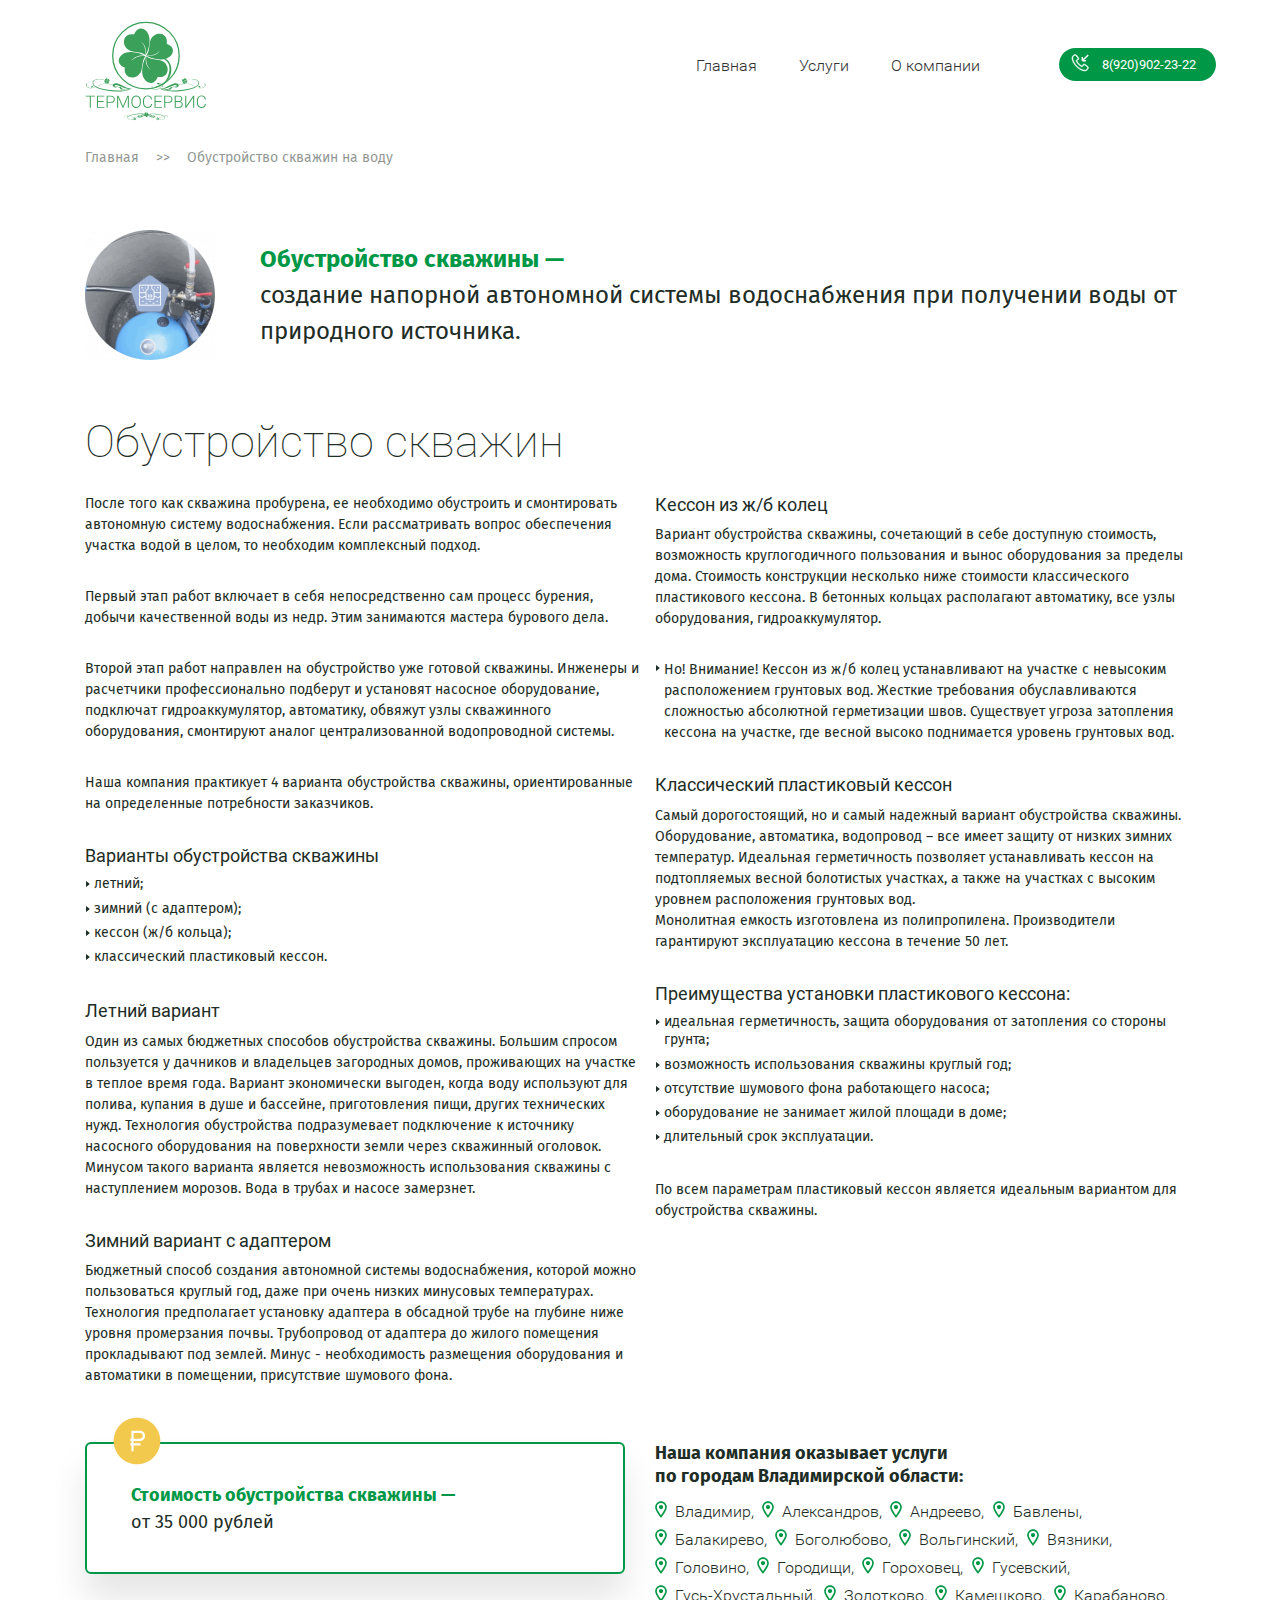
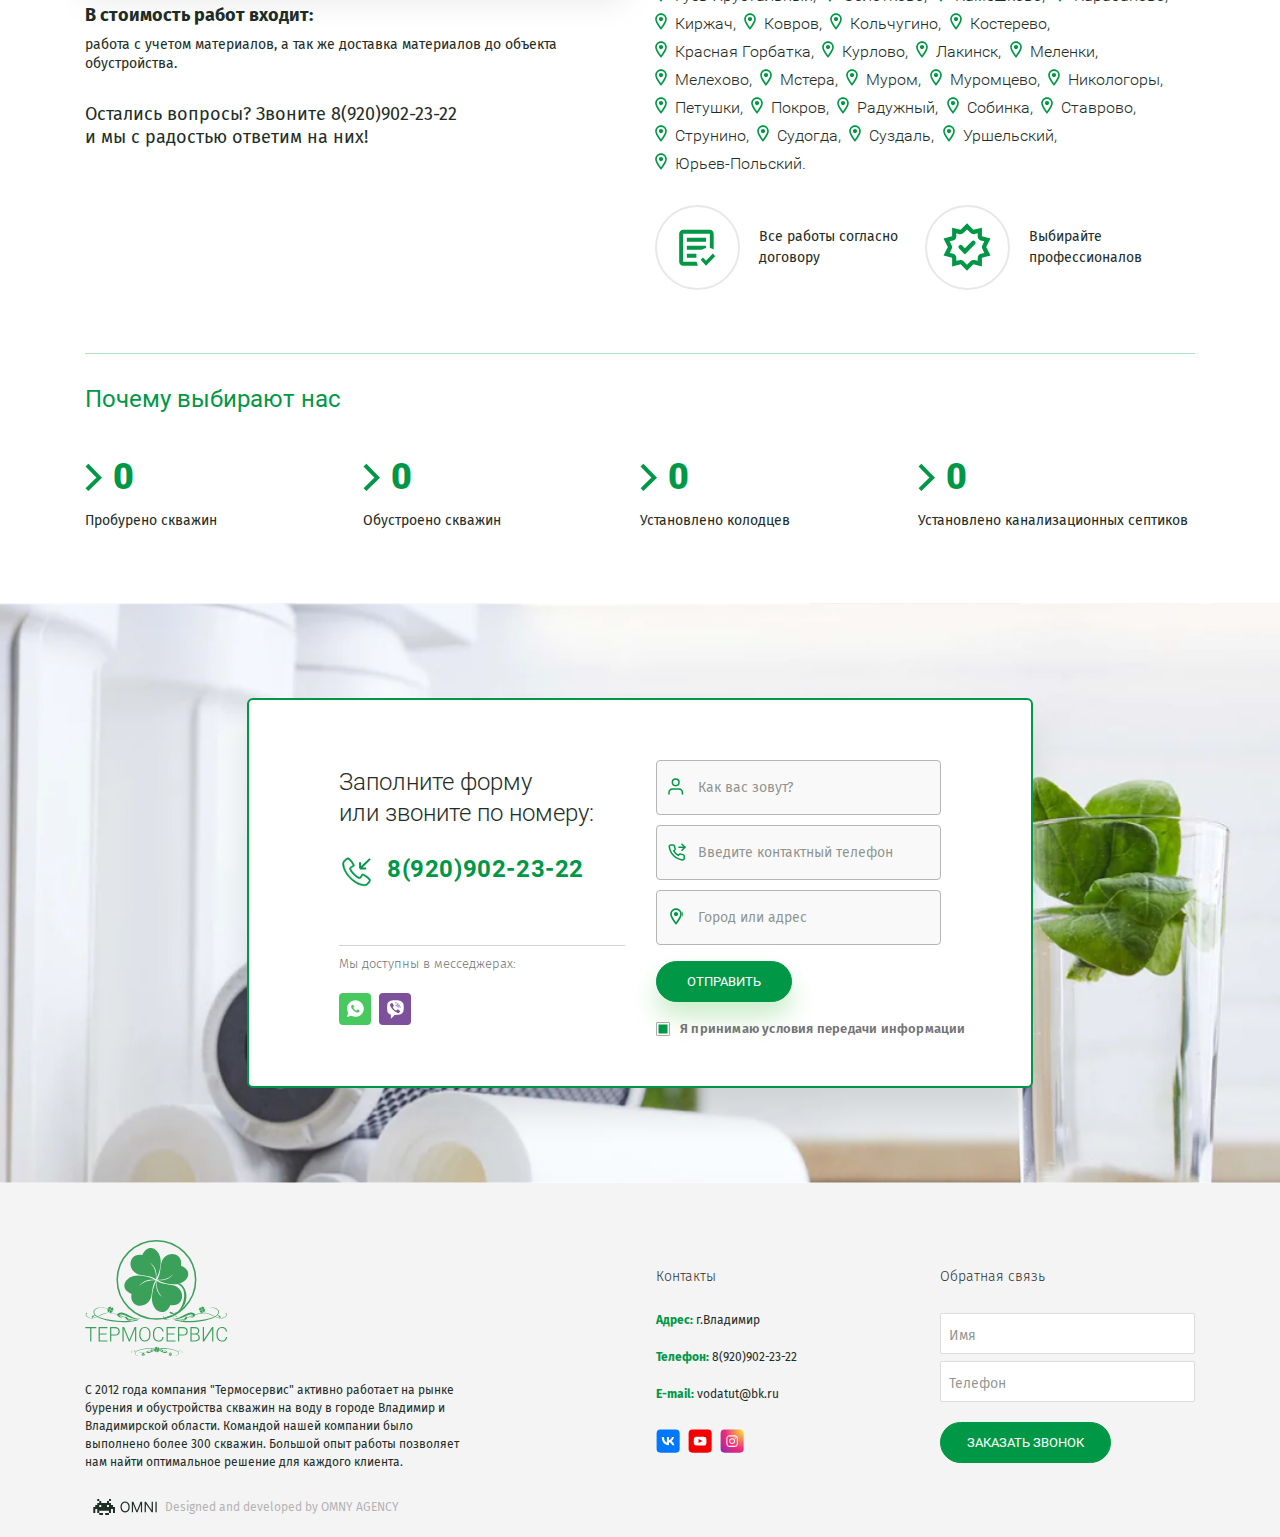
<file: obustrojstvo-skvazhin-na-vodu.html>
﻿<!DOCTYPE html>
<html lang="ru">

<head>
            <meta http-equiv="Content-Type" content="text/html; charset=[(modx_charset)]">
        <!-- <base href="/"> -->
        <title>Обустройство скважин под ключ: цена, расчет, список работ - Термосервис</title>
        
        <meta name="keywords" content="Обустройство скважины, скважина под ключ, скважина на воду">
        <meta name="description" content="Обустройство скважины под ключ по низким ценам. Консультация по тел.: 8(920)902-23-22">
        <!-- Removed by WebCopy --><!--<base href="https://voda33.su/">--><!-- Removed by WebCopy -->

        <meta http-equiv="X-UA-Compatible" content="IE=edge">
        <meta name="viewport" content="width=device-width, initial-scale=1, maximum-scale=1">
        <!-- Template Basic Images Start -->
        <!--
        <meta property="og:image" content="path/to/image.jpg">
        -->
        <link rel="icon" href="theme/img/favicon/favicon.ico">
        <link rel="apple-touch-icon" sizes="180x180" href="theme/img/favicon/apple-touch-icon-180x180.png">
        <!-- Template Basic Images End -->
        <!-- Custom Browsers Color Start -->
        <meta name="theme-color" content="#000">
		<meta name="cmsmagazine" content="ee2d2778bcd81db04e7487b7b5857b15">
        <!-- Custom Browsers Color End -->
                <!-- CSS Libs -->
        <link rel="stylesheet" href="theme/libs/swiper-master/swiper.min.css">
        <link rel="stylesheet" href="theme/libs/fancybox/jquery.fancybox.min.css">
        <!-- CSS Custom -->
        <link rel="stylesheet" href="theme/css/main.min.css">
            <link rel="stylesheet" href="theme/css/custom.css">
    
    <!-- Yandex.Metrika counter -->
    <script type="text/javascript">
        (function(m,e,t,r,i,k,a){m[i]=m[i]||function(){(m[i].a=m[i].a||[]).push(arguments)};
            m[i].l=1*new Date();k=e.createElement(t),a=e.getElementsByTagName(t)[0],k.async=1,k.src=r,a.parentNode.insertBefore(k,a)})
        (window, document, "script", "https://mc.yandex.ru/metrika/tag.js", "ym");

        ym(57288943, "init", {
            clickmap:true,
            trackLinks:true,
            accurateTrackBounce:true
        });
    </script>
    <noscript><div><img src="watch/57288943" style="position:absolute; left:-9999px;" alt=""></div></noscript>
    <!-- /Yandex.Metrika counter -->
</head>

<body>

<!-- Custom HTML -->
<div class="main-wrapper">
    <!-- absolute поверх контента -->
    <header class="">
      <div class="my-container">
        <div class="123 h-logo">
          <a href="main.html">
            <svg width="122" height="100" viewbox="0 0 143 118" fill="none" xmlns="http://www.w3.org/2000/svg">
              <path
                d="M71.4331 80.0841C93.0906 80.0841 110.647 62.5272 110.647 40.8697C110.647 19.2123 93.0906 1.6554 71.4331 1.6554C49.7756 1.6554 32.2188 19.2123 32.2188 40.8697C32.2188 62.5272 49.7756 80.0841 71.4331 80.0841Z"
                stroke="#3BA059" stroke-width="1.5" stroke-miterlimit="22.9256"></path>
              <path fill-rule="evenodd" clip-rule="evenodd"
                d="M71.8464 110.557L71.8462 110.558L71.8467 110.558C71.823 110.833 71.797 111.057 71.857 111.377C71.9262 111.659 72.0964 111.909 72.2999 112.082L72.2759 112.109C72.0611 111.924 71.8605 111.648 71.7987 111.387C71.7506 111.134 71.7666 110.91 71.7931 110.655C71.5804 111.059 71.4501 111.504 71.4068 111.956C71.2969 113.1 72.447 113.809 72.9497 112.661L71.8714 110.605L72.9497 112.661C74.1803 112.901 74.3344 111.329 73.2466 110.991C72.9288 110.893 72.3631 110.903 71.9479 110.636C71.8501 110.573 71.8464 110.557 71.8464 110.557V110.557Z"
                fill="#3BA059"></path>
              <path fill-rule="evenodd" clip-rule="evenodd"
                d="M71.9588 110.539C72.3629 110.752 72.8072 110.882 73.259 110.926C74.4036 111.038 75.114 109.888 73.966 109.384L71.9087 110.46L73.966 109.384C74.2077 108.154 72.6355 107.998 72.2968 109.085C72.1979 109.403 72.2075 109.969 71.9404 110.384C71.8822 110.474 71.8638 110.484 71.8613 110.485C72.1361 110.508 72.3607 110.535 72.6804 110.475C72.9619 110.405 73.2118 110.235 73.3853 110.032L73.4117 110.056C73.2275 110.27 72.951 110.471 72.6903 110.533C72.4377 110.581 72.2131 110.565 71.9588 110.539V110.539Z"
                fill="#3BA059"></path>
              <path fill-rule="evenodd" clip-rule="evenodd"
                d="M71.7654 110.543C71.3355 110.298 70.8555 110.15 70.3669 110.103C69.2222 109.993 68.5131 111.143 69.6618 111.646L71.6944 110.58C71.4467 110.558 71.2325 110.54 70.9371 110.596C70.6554 110.665 70.4055 110.835 70.232 111.038L70.2058 111.014C70.3898 110.8 70.6664 110.599 70.9272 110.537C71.2143 110.483 71.4651 110.511 71.7647 110.543C71.7652 110.543 71.7654 110.543 71.7654 110.543V110.543ZM71.6944 110.58L69.6618 111.646C69.4214 112.876 70.9936 113.03 71.3311 111.943C71.4297 111.625 71.4196 111.059 71.6862 110.644C71.7035 110.617 71.7173 110.597 71.7281 110.583L71.6944 110.58Z"
                fill="#3BA059"></path>
              <path fill-rule="evenodd" clip-rule="evenodd"
                d="M71.7869 110.463C72.0311 110.033 72.1793 109.554 72.2263 109.065C72.3361 107.921 71.186 107.211 70.6832 108.36L71.7499 110.394C71.7715 110.146 71.7897 109.931 71.7342 109.635C71.665 109.354 71.4949 109.104 71.2913 108.93L71.3153 108.904C71.5301 109.088 71.7307 109.365 71.7925 109.625C71.8472 109.913 71.8191 110.163 71.7869 110.463ZM71.7499 110.394L70.6832 108.36C69.4527 108.12 69.2986 109.692 70.3863 110.029C70.7041 110.128 71.2699 110.118 71.685 110.385C71.7123 110.402 71.7323 110.416 71.7469 110.427L71.7499 110.394Z"
                fill="#3BA059"></path>
              <path
                d="M87.9308 80.0303C88.5654 80.0477 89.8048 80.6418 92.7387 80.0612C98.5021 78.9193 101.781 76.3567 104.612 75.7969C107.342 75.256 107.896 75.9263 108.004 76.4709C108.084 76.8804 107.889 77.486 106.777 77.7077C105.764 77.9081 105.118 77.8237 104.493 77.5917L104.363 77.724C105.061 78.3298 106.534 78.6056 107.343 78.4461C108.152 78.2846 110.458 77.1908 110.176 75.7583C109.878 74.2572 107.861 73.0968 104.523 73.758C100.274 74.5998 95.3068 78.7028 91.0582 79.5447C88.7334 80.0051 88.6501 79.5536 87.5098 79.6375L87.9308 80.0303V80.0303Z"
                fill="#3BA059"></path>
              <path
                d="M130.857 77.418C130.857 77.418 133.064 75.7601 133.798 77.4661C134.305 78.6509 135.519 79.2828 135.758 78.3474C135.982 77.4725 134.832 76.6555 133.83 76.4991C132.828 76.3407 131.964 76.2874 130.857 77.418V77.418Z"
                fill="#3BA059"></path>
              <path
                d="M92.6511 81.4648C93.4614 81.4455 97.4525 81.4038 100.426 79.8029C103.399 78.2039 115.228 72.8125 121.768 74.4589C128.31 76.1055 133.104 80.7337 137.975 79.1565C142.845 77.5803 141.724 74.7655 141.275 74.1676C140.827 73.5692 140.115 73.9979 140.6 74.5466C141.082 75.0962 141.486 75.1743 141.098 76.1542C140.714 77.1338 140.593 77.5543 138.509 78.5157C136.426 79.4784 134.973 79.5627 131.326 78.0676C127.68 76.5721 124.19 74.6074 121.54 74.1154C118.892 73.624 116.821 73.3992 109.447 75.6574C102.072 77.9135 99.6389 80.2732 95.49 80.6462C91.3412 81.0181 91.1299 80.8287 89.5457 80.6427C89.5457 80.6427 88.9671 80.8555 89.5642 81.0368C90.1612 81.2152 91.9682 81.4808 92.6511 81.4648V81.4648Z"
                fill="#3BA059"></path>
              <path
                d="M95.3633 81.8675C95.3633 81.8675 99.0915 81.7819 99.6121 79.8833C100.088 78.1367 101.526 76.6321 101.957 77.9215C102.385 79.2126 101.221 80.5933 99.5214 81.2885C97.8225 81.9839 96.5964 81.9626 95.3633 81.8675V81.8675Z"
                fill="#3BA059"></path>
              <path
                d="M133.999 72.8665C133.738 69.7677 129.297 68.2951 125.34 68.6289C122.482 68.8696 120.053 69.6167 119.15 70.0428C118.614 70.2776 118.296 70.432 118.302 70.4956C118.307 70.56 118.843 70.3549 119.165 70.2318C120.774 69.6191 123.162 69.0672 125.471 68.8731C128.329 68.6318 132.963 69.7692 133.225 72.868C133.567 76.9158 126.876 80.2829 110.058 81.7009C102.143 82.3681 95.0884 82.0711 89.8389 80.8579C89.9625 80.8068 89.5338 80.938 89.5391 81.0005C89.5453 81.0643 89.9693 81.2755 90.7051 81.4683C96.3079 82.9384 101.48 83.6981 111.154 82.8822C124.675 81.7424 134.405 77.6738 133.999 72.8665V72.8665Z"
                fill="#3BA059"></path>
              <path fill-rule="evenodd" clip-rule="evenodd"
                d="M117.093 70.7477L117.093 70.747L117.093 70.7469C117.021 70.438 116.954 70.1866 116.969 69.8125C117.001 69.4806 117.153 69.168 117.356 68.9368L117.324 68.9107C117.11 69.156 116.928 69.5039 116.901 69.811C116.888 70.1068 116.944 70.36 117.016 70.6454C116.707 70.2205 116.485 69.7364 116.36 69.2292C116.045 67.9448 117.237 66.9469 117.999 68.1705L117.114 70.6894L117.999 68.1705C119.36 67.6928 119.796 69.4565 118.614 70.0211C118.269 70.186 117.624 70.2684 117.195 70.6407C117.094 70.7285 117.093 70.7477 117.093 70.7477V70.7477Z"
                fill="#3BA059"></path>
              <path fill-rule="evenodd" clip-rule="evenodd"
                d="M117.222 70.7502C117.647 70.4406 118.131 70.2181 118.637 70.0932C119.922 69.7767 120.921 70.9668 119.698 71.7308L117.178 70.8478L119.698 71.7308C120.177 73.0909 118.414 73.5291 117.848 72.3479C117.683 72.0027 117.6 71.3573 117.227 70.9296C117.146 70.8365 117.123 70.8282 117.12 70.8275C117.429 70.755 117.68 70.6882 118.054 70.7033C118.386 70.7353 118.699 70.8875 118.93 71.0903L118.956 71.0587C118.711 70.8447 118.362 70.6623 118.055 70.6353C117.76 70.6225 117.507 70.6779 117.222 70.7502V70.7502Z"
                fill="#3BA059"></path>
              <path fill-rule="evenodd" clip-rule="evenodd"
                d="M117.003 70.7777C116.554 71.1273 116.033 71.3758 115.484 71.5103C114.2 71.8253 113.202 70.6343 114.426 69.8715L116.916 70.7472C116.638 70.8129 116.397 70.8689 116.051 70.855C115.719 70.823 115.407 70.6708 115.176 70.4679L115.15 70.4995C115.395 70.7136 115.743 70.896 116.05 70.9229C116.386 70.9375 116.667 70.8639 117.002 70.7776C117.003 70.7777 117.003 70.7777 117.003 70.7777ZM116.916 70.7472L114.426 69.8715C113.948 68.511 115.712 68.0747 116.276 69.2564C116.441 69.6019 116.524 70.2473 116.896 70.6754C116.92 70.7032 116.939 70.7234 116.954 70.7381L116.916 70.7472V70.7472Z"
                fill="#3BA059"></path>
              <path fill-rule="evenodd" clip-rule="evenodd"
                d="M117.04 70.8648C117.389 71.3133 117.637 71.8346 117.772 72.3824C118.087 73.6669 116.896 74.6648 116.133 73.4411L117.009 70.9495C117.075 71.2283 117.131 71.4694 117.117 71.8155C117.085 72.1474 116.933 72.46 116.73 72.6912L116.762 72.7172C116.976 72.472 117.158 72.1241 117.185 71.817C117.2 71.4812 117.126 71.2004 117.04 70.8648V70.8648ZM117.009 70.9495L116.133 73.4411C114.772 73.9189 114.336 72.1552 115.518 71.5906C115.863 71.4256 116.509 71.3433 116.937 70.9709C116.965 70.9465 116.986 70.9273 117 70.9123L117.009 70.9495Z"
                fill="#3BA059"></path>
              <path
                d="M54.5156 79.9719C53.8811 79.9894 52.6417 80.5834 49.7077 80.0028C43.9443 78.861 40.6659 76.2984 37.8341 75.7386C35.1042 75.1976 34.5501 75.868 34.4429 76.4126C34.3626 76.8221 34.5571 77.4276 35.6696 77.6494C36.6824 77.8497 37.3284 77.7653 37.9531 77.5334L38.0837 77.6656C37.3854 78.2714 35.9128 78.5472 35.1034 78.3878C34.2947 78.2263 31.9884 77.1324 32.2709 75.6999C32.5686 74.1989 34.585 73.0385 37.9237 73.6996C42.1724 74.5414 47.1397 78.6444 51.3882 79.4864C53.7131 79.9467 53.7964 79.4953 54.9367 79.5792L54.5156 79.9719V79.9719Z"
                fill="#3BA059"></path>
              <path
                d="M11.5883 77.3596C11.5883 77.3596 9.38184 75.7017 8.64817 77.4077C8.141 78.5925 6.92714 79.2244 6.68746 78.289C6.46346 77.4142 7.61327 76.5971 8.61609 76.4407C9.61784 76.2823 10.4816 76.2291 11.5883 77.3596V77.3596Z"
                fill="#3BA059"></path>
              <path
                d="M49.7948 81.4064C48.9845 81.3872 44.9934 81.3455 42.0196 79.7446C39.0468 78.1456 27.2175 72.7542 20.6776 74.4006C14.1364 76.0471 9.3419 80.6754 4.47053 79.0981C-0.398938 77.522 0.721761 74.7072 1.17047 74.1092C1.61894 73.5109 2.3305 73.9396 1.84638 74.4883C1.36381 75.0379 0.960257 75.116 1.34765 76.0959C1.73219 77.0755 1.85304 77.4959 3.93674 78.4574C6.02009 79.4201 7.47269 79.5044 11.1201 78.0093C14.7661 76.5138 18.2563 74.549 20.9057 74.0571C23.5539 73.5657 25.6252 73.3409 32.9992 75.599C40.3742 77.8552 42.8071 80.2149 46.9559 80.5879C51.1047 80.9598 51.316 80.7703 52.9003 80.5844C52.9003 80.5844 53.4788 80.7972 52.8817 80.9785C52.2847 81.1569 50.4778 81.4225 49.7948 81.4064V81.4064Z"
                fill="#3BA059"></path>
              <path
                d="M47.0839 81.8092C47.0839 81.8092 43.3556 81.7235 42.835 79.8249C42.3591 78.0783 40.921 76.5737 40.4905 77.8631C40.0624 79.1542 41.2257 80.5349 42.9257 81.2301C44.6246 81.9255 45.8508 81.9042 47.0839 81.8092Z"
                fill="#3BA059"></path>
              <path
                d="M8.44683 72.8081C8.70754 69.7094 13.1486 68.2367 17.1059 68.5705C19.9642 68.8113 22.3932 69.5584 23.2965 69.9845C23.8319 70.2193 24.15 70.3737 24.1435 70.4372C24.1391 70.5016 23.6031 70.2965 23.281 70.1734C21.6718 69.5607 19.2841 69.0089 16.9749 68.8147C14.1166 68.5735 9.48256 69.7108 9.22125 72.8097C8.87878 76.8575 15.57 80.2245 32.3878 81.6426C40.3031 82.3098 47.3575 82.0127 52.607 80.7996C52.4835 80.7485 52.9122 80.8796 52.9069 80.9422C52.9007 81.006 52.4767 81.2171 51.7409 81.41C46.1381 82.8801 40.9655 83.6398 31.2923 82.8239C17.7713 81.684 8.04066 77.6155 8.44683 72.8081V72.8081Z"
                fill="#3BA059"></path>
              <path fill-rule="evenodd" clip-rule="evenodd"
                d="M25.3517 70.6894L25.3522 70.6887L25.3516 70.6885C25.4241 70.3796 25.4911 70.1282 25.4759 69.7542C25.4439 69.4223 25.2917 69.1096 25.0889 68.8784L25.1206 68.8524C25.3345 69.0976 25.5169 69.4456 25.5439 69.7526C25.5567 70.0484 25.5012 70.3016 25.4287 70.5871C25.7379 70.1621 25.9599 69.678 26.0843 69.1708C26.3993 67.8864 25.2082 66.8886 24.4454 68.1122L25.3312 70.631L24.4454 68.1122C23.085 67.6345 22.6485 69.3982 23.8304 69.9627C24.1758 70.1277 24.8213 70.21 25.2494 70.5823C25.3504 70.6701 25.3517 70.6894 25.3517 70.6894V70.6894Z"
                fill="#3BA059"></path>
              <path fill-rule="evenodd" clip-rule="evenodd"
                d="M25.222 70.6918C24.7976 70.3822 24.3136 70.1597 23.8066 70.0348C22.5225 69.7182 21.5234 70.9083 22.7462 71.6724L25.266 70.7894L22.7462 71.6724C22.2669 73.0325 24.0301 73.4707 24.596 72.2895C24.7614 71.9443 24.8444 71.2989 25.2171 70.8711C25.2983 70.7781 25.321 70.7698 25.324 70.7691C25.0153 70.6966 24.764 70.6298 24.3902 70.6449C24.0582 70.6769 23.7455 70.8291 23.5143 71.0319L23.4884 71.0003C23.7335 70.7863 24.0816 70.6039 24.3887 70.5769C24.6841 70.5641 24.9369 70.6195 25.222 70.6918V70.6918Z"
                fill="#3BA059"></path>
              <path fill-rule="evenodd" clip-rule="evenodd"
                d="M25.4414 70.7193C25.8901 71.0689 26.4117 71.3174 26.96 71.4519C28.2444 71.7669 29.2422 70.5759 28.0185 69.8131L25.5285 70.6888C25.8067 70.7545 26.0474 70.8105 26.3929 70.7966C26.7249 70.7646 27.0376 70.6124 27.2688 70.4095L27.2947 70.4411C27.0496 70.6551 26.7015 70.8375 26.3946 70.8645C26.0587 70.8791 25.7778 70.8055 25.4422 70.7192C25.4416 70.7193 25.4414 70.7193 25.4414 70.7193ZM25.5285 70.6888L28.0185 69.8131C28.4963 68.4526 26.7326 68.0162 26.1681 69.198C26.0031 69.5435 25.9208 70.1888 25.5485 70.617C25.5242 70.6448 25.5053 70.665 25.4906 70.6797L25.5285 70.6888V70.6888Z"
                fill="#3BA059"></path>
              <path fill-rule="evenodd" clip-rule="evenodd"
                d="M25.4049 70.8064C25.0557 71.2549 24.8074 71.7762 24.673 72.324C24.358 73.6085 25.5491 74.6064 26.3119 73.3827L25.4356 70.8912C25.3698 71.1699 25.3136 71.411 25.3275 71.7571C25.3596 72.089 25.5117 72.4016 25.7145 72.6329L25.6829 72.6588C25.469 72.4136 25.2865 72.0657 25.2595 71.7586C25.2449 71.4228 25.3185 71.142 25.4049 70.8064V70.8064ZM25.4356 70.8912L26.3119 73.3827C27.6724 73.8605 28.1088 72.0968 26.9269 71.5322C26.5815 71.3672 25.936 71.285 25.5079 70.9125C25.4797 70.8881 25.4593 70.8689 25.4444 70.854L25.4356 70.8912Z"
                fill="#3BA059"></path>
              <path fill-rule="evenodd" clip-rule="evenodd"
                d="M71.0262 40.3575L71.0298 40.35C71.2199 30.8165 68.8927 27.9721 65.3202 23.8992C65.1034 23.6521 65.6608 24.0843 65.3634 23.8337C70.5524 28.2077 71.886 32.1659 71.3363 39.7665L71.3926 39.655C74.0789 34.5527 75.3432 29.4751 75.7269 23.7641C76.6341 10.2662 62.8709 2.31419 57.3452 15.9904L70.7167 39.8062L57.3452 15.9904C42.7935 13.5776 41.5103 32.1189 54.4153 35.7215C58.1864 36.7742 64.8348 36.4643 69.8063 39.46C70.9786 40.1664 71.0265 40.3575 71.0262 40.3575V40.3575Z"
                fill="#3BA059"></path>
              <path fill-rule="evenodd" clip-rule="evenodd"
                d="M82.5176 78.7842C87.0131 77.3375 91.2803 74.9704 94.8595 71.8819C106.418 61.9087 101.735 42.4158 89.3263 43.5802L89.4481 44.5668C92.438 44.3454 95.2094 46.5267 96.9941 48.5913C101.588 53.905 98.3105 67.2251 93.7682 71.4967C89.2259 75.7684 86.4607 76.4406 82.3037 77.9948L82.5176 78.7842V78.7842Z"
                fill="#3BA059"></path>
              <path
                d="M70.9861 110.875C71.2995 110.866 71.9115 110.573 73.3603 110.86C76.2062 111.424 77.825 112.689 79.2233 112.965C80.5712 113.233 80.8449 112.902 80.8977 112.633C80.9374 112.43 80.8413 112.131 80.2921 112.022C79.7919 111.923 79.473 111.965 79.1645 112.079L79.1 112.014C79.4448 111.715 80.1719 111.579 80.5717 111.657C80.971 111.737 82.1097 112.277 81.9703 112.984C81.8233 113.726 80.8275 114.299 79.179 113.972C77.0811 113.557 74.6283 111.531 72.5304 111.115C71.3825 110.888 71.3413 111.11 70.7783 111.069L70.9861 110.875V110.875Z"
                fill="#3BA059"></path>
              <path
                d="M92.1826 112.165C92.1826 112.165 93.2721 112.984 93.6344 112.141C93.8848 111.556 94.4841 111.244 94.6026 111.706C94.7131 112.138 94.1454 112.542 93.6502 112.619C93.1556 112.697 92.7291 112.723 92.1826 112.165Z"
                fill="#3BA059"></path>
              <path
                d="M73.3169 110.167C73.717 110.176 75.6877 110.197 77.1563 110.987C78.6241 111.777 84.4652 114.439 87.6946 113.626C90.9245 112.813 93.2919 110.528 95.6974 111.307C98.1018 112.085 97.5484 113.475 97.3268 113.77C97.1054 114.065 96.754 113.854 96.9931 113.583C97.2314 113.311 97.4307 113.273 97.2393 112.789C97.0495 112.305 96.9898 112.098 95.961 111.623C94.9322 111.148 94.2149 111.106 92.4138 111.844C90.6135 112.583 88.8901 113.553 87.5819 113.796C86.2743 114.038 85.2514 114.149 81.6103 113.034C77.9687 111.92 76.7673 110.755 74.7187 110.571C72.6701 110.387 72.5658 110.481 71.7835 110.573C71.7835 110.573 71.4977 110.467 71.7927 110.378C72.0875 110.29 72.9797 110.159 73.3169 110.167V110.167Z"
                fill="#3BA059"></path>
              <path
                d="M74.6553 109.968C74.6553 109.968 76.4962 110.01 76.7532 110.948C76.9883 111.81 77.6984 112.553 77.911 111.916C78.1224 111.279 77.5479 110.597 76.7084 110.254C75.8696 109.91 75.2642 109.921 74.6553 109.968V109.968Z"
                fill="#3BA059"></path>
              <path
                d="M93.735 114.412C93.6062 115.943 91.4133 116.67 89.4592 116.505C88.0479 116.386 86.8484 116.017 86.4024 115.807C86.138 115.691 85.9809 115.615 85.9842 115.583C85.9864 115.551 86.251 115.653 86.4101 115.713C87.2046 116.016 88.3837 116.288 89.524 116.384C90.9352 116.503 93.2236 115.942 93.3525 114.412C93.5217 112.413 90.2176 110.75 81.9133 110.05C78.0048 109.721 74.5214 109.867 71.9293 110.466C71.9903 110.492 71.7787 110.427 71.7813 110.396C71.7842 110.364 71.9936 110.26 72.357 110.165C75.1236 109.439 77.6777 109.064 82.4542 109.467C89.1307 110.03 93.9355 112.039 93.735 114.412V114.412Z"
                fill="#3BA059"></path>
              <path fill-rule="evenodd" clip-rule="evenodd"
                d="M85.3854 115.459L85.3852 115.459L85.3855 115.459C85.3496 115.612 85.3166 115.736 85.3241 115.92C85.3399 116.084 85.415 116.239 85.5152 116.353L85.4996 116.366C85.3939 116.245 85.3039 116.073 85.2906 115.921C85.2841 115.775 85.3116 115.65 85.3474 115.509C85.1947 115.719 85.0851 115.958 85.0237 116.208C84.8681 116.843 85.4562 117.335 85.8329 116.731L85.3955 115.487L85.8329 116.731C86.5047 116.967 86.7202 116.096 86.1366 115.817C85.966 115.736 85.6474 115.695 85.4359 115.511C85.3861 115.468 85.3854 115.459 85.3854 115.459V115.459Z"
                fill="#3BA059"></path>
              <path fill-rule="evenodd" clip-rule="evenodd"
                d="M85.4508 115.457C85.6604 115.61 85.8994 115.72 86.1496 115.782C86.7837 115.938 87.2771 115.351 86.6733 114.973L85.429 115.409L86.6733 114.973C86.9099 114.302 86.0393 114.085 85.7599 114.669C85.6782 114.839 85.6372 115.158 85.4531 115.369C85.4131 115.415 85.4019 115.419 85.4004 115.419C85.5529 115.455 85.6769 115.488 85.8616 115.481C86.0254 115.465 86.1798 115.39 86.294 115.289L86.3068 115.305C86.1857 115.411 86.0139 115.501 85.8623 115.514C85.7164 115.52 85.5915 115.493 85.4508 115.457V115.457Z"
                fill="#3BA059"></path>
              <path fill-rule="evenodd" clip-rule="evenodd"
                d="M85.3418 115.444C85.1203 115.271 84.8628 115.149 84.592 115.082C83.9578 114.927 83.4651 115.515 84.0693 115.891L85.2988 115.459C85.1616 115.426 85.0426 115.399 84.872 115.406C84.7081 115.422 84.5537 115.497 84.4395 115.597L84.4267 115.581C84.5478 115.476 84.7196 115.385 84.8713 115.372C85.037 115.365 85.1757 115.401 85.3415 115.444C85.3417 115.444 85.3418 115.444 85.3418 115.444V115.444ZM85.2988 115.459L84.0693 115.891C83.8334 116.563 84.7043 116.779 84.9831 116.195C85.0645 116.025 85.1052 115.706 85.2891 115.494C85.3009 115.481 85.3103 115.471 85.3176 115.463L85.2988 115.459V115.459Z"
                fill="#3BA059"></path>
              <path fill-rule="evenodd" clip-rule="evenodd"
                d="M85.3587 115.401C85.5312 115.179 85.6538 114.922 85.7202 114.651C85.8758 114.017 85.2876 113.524 84.911 114.129L85.3435 115.359C85.3761 115.221 85.4039 115.102 85.397 114.931C85.3812 114.768 85.306 114.613 85.2058 114.499L85.2215 114.486C85.3271 114.607 85.4172 114.779 85.4305 114.931C85.4378 115.096 85.4014 115.235 85.3587 115.401V115.401ZM85.3435 115.359L84.911 114.129C84.2391 113.893 84.0237 114.764 84.6072 115.042C84.7778 115.124 85.0965 115.165 85.3079 115.348C85.3218 115.36 85.3319 115.37 85.3393 115.377L85.3435 115.359V115.359Z"
                fill="#3BA059"></path>
              <path
                d="M72.5857 110.866C72.2724 110.857 71.6604 110.564 70.2116 110.85C67.3658 111.414 65.7469 112.68 64.3486 112.956C63.0007 113.223 62.727 112.892 62.674 112.623C62.6345 112.421 62.7305 112.122 63.2799 112.013C63.78 111.914 64.099 111.955 64.4074 112.07L64.4718 112.005C64.127 111.705 63.4 111.569 63.0002 111.648C62.601 111.728 61.4622 112.268 61.6016 112.975C61.7486 113.716 62.7443 114.289 64.3928 113.963C66.4908 113.547 68.9436 111.521 71.0414 111.105C72.1895 110.878 72.2306 111.101 72.7936 111.06L72.5857 110.866V110.866Z"
                fill="#3BA059"></path>
              <path
                d="M51.39 112.156C51.39 112.156 50.3004 112.974 49.9382 112.132C49.6877 111.547 49.0884 111.235 48.97 111.697C48.8595 112.129 49.4271 112.532 49.9224 112.609C50.417 112.688 50.8435 112.714 51.39 112.156Z"
                fill="#3BA059"></path>
              <path
                d="M70.2551 110.157C69.855 110.167 67.8841 110.187 66.4157 110.978C64.9478 111.768 59.1067 114.43 55.8774 113.617C52.6475 112.804 50.28 110.518 47.8746 111.297C45.4702 112.075 46.0236 113.465 46.2451 113.761C46.4666 114.056 46.8178 113.844 46.5789 113.573C46.3405 113.302 46.1413 113.263 46.3325 112.78C46.5225 112.296 46.5821 112.088 47.611 111.614C48.6398 111.138 49.357 111.097 51.158 111.835C52.9584 112.573 54.6817 113.543 55.9901 113.786C57.2977 114.029 58.3205 114.14 61.9617 113.025C65.6033 111.911 66.8047 110.746 68.8533 110.562C70.9019 110.378 71.0062 110.471 71.7885 110.563C71.7885 110.563 72.0741 110.458 71.7793 110.369C71.4845 110.281 70.5923 110.149 70.2551 110.157Z"
                fill="#3BA059"></path>
              <path
                d="M68.9169 109.959C68.9169 109.959 67.076 110.001 66.819 110.938C66.5839 111.801 65.8738 112.544 65.6612 111.907C65.4498 111.27 66.0242 110.588 66.8636 110.244C67.7026 109.901 68.308 109.912 68.9169 109.959V109.959Z"
                fill="#3BA059"></path>
              <path
                d="M49.8381 114.403C49.9669 115.933 52.1598 116.66 54.1139 116.496C55.5252 116.377 56.7246 116.008 57.1707 115.797C57.435 115.681 57.5922 115.605 57.5889 115.574C57.5867 115.542 57.3221 115.643 57.163 115.704C56.3685 116.007 55.1894 116.279 54.0491 116.375C52.6377 116.494 50.3495 115.933 50.2205 114.402C50.0514 112.404 53.3555 110.741 61.6598 110.041C65.5683 109.711 69.0516 109.858 71.6437 110.457C71.5828 110.482 71.7944 110.418 71.7917 110.387C71.7887 110.355 71.5793 110.251 71.2161 110.156C68.4494 109.43 65.8953 109.055 61.1189 109.458C54.4424 110.02 49.6376 112.029 49.8381 114.403Z"
                fill="#3BA059"></path>
              <path fill-rule="evenodd" clip-rule="evenodd"
                d="M58.1865 115.449L58.1867 115.45L58.1865 115.45C58.2223 115.602 58.2553 115.726 58.2478 115.911C58.2321 116.075 58.1569 116.229 58.0567 116.343L58.0724 116.356C58.1781 116.235 58.2681 116.063 58.2815 115.912C58.2877 115.766 58.2604 115.641 58.2245 115.5C58.3772 115.71 58.4869 115.949 58.5483 116.199C58.7039 116.833 58.1157 117.326 57.7391 116.722L58.1764 115.478L57.7391 116.722C57.0672 116.958 56.8518 116.087 57.4354 115.808C57.6059 115.727 57.9246 115.686 58.136 115.502C58.1859 115.459 58.1866 115.449 58.1865 115.449V115.449Z"
                fill="#3BA059"></path>
              <path fill-rule="evenodd" clip-rule="evenodd"
                d="M58.1225 115.448C57.9128 115.601 57.6739 115.711 57.4235 115.773C56.7894 115.929 56.2961 115.341 56.8999 114.964L58.1441 115.4L56.8999 114.964C56.6632 114.292 57.5339 114.076 57.8133 114.659C57.895 114.83 57.936 115.148 58.1201 115.36C58.1601 115.406 58.1713 115.41 58.1727 115.41C58.0204 115.446 57.8963 115.479 57.7117 115.471C57.5478 115.455 57.3934 115.38 57.2792 115.28L57.2664 115.296C57.3875 115.401 57.5593 115.492 57.711 115.505C57.8568 115.511 57.9816 115.484 58.1225 115.448V115.448Z"
                fill="#3BA059"></path>
              <path fill-rule="evenodd" clip-rule="evenodd"
                d="M58.2314 115.435C58.4531 115.262 58.7106 115.139 58.9813 115.073C59.6155 114.917 60.1083 115.505 59.504 115.882L58.2745 115.45C58.4118 115.417 58.5308 115.389 58.7013 115.396C58.8653 115.412 59.0197 115.487 59.1339 115.588L59.1466 115.572C59.0256 115.466 58.8538 115.376 58.7021 115.363C58.5363 115.356 58.3976 115.392 58.2319 115.435C58.2316 115.435 58.2314 115.435 58.2314 115.435V115.435ZM58.2745 115.45L59.504 115.882C59.74 116.554 58.8691 116.769 58.5903 116.186C58.5088 116.015 58.4682 115.696 58.2843 115.485C58.2724 115.471 58.2631 115.461 58.2557 115.454L58.2745 115.45Z"
                fill="#3BA059"></path>
              <path fill-rule="evenodd" clip-rule="evenodd"
                d="M58.2132 115.391C58.0407 115.17 57.9182 114.913 57.8518 114.642C57.6962 114.008 58.2845 113.515 58.661 114.119L58.2284 115.35C58.1958 115.212 58.1681 115.093 58.175 114.922C58.1908 114.758 58.2659 114.604 58.3661 114.49L58.3505 114.477C58.2449 114.598 58.1548 114.77 58.1414 114.921C58.1343 115.087 58.1705 115.226 58.2132 115.391V115.391ZM58.2284 115.35L58.661 114.119C59.3328 113.883 59.5483 114.754 58.9648 115.033C58.7942 115.115 58.4755 115.155 58.264 115.339C58.2501 115.351 58.24 115.361 58.2328 115.368L58.2284 115.35Z"
                fill="#3BA059"></path>
              <path
                d="M92.2258 72.8632C92.2258 72.8632 89.1772 75.0108 87.6299 73.7936C86.2088 72.6721 84.1578 72.3173 84.5782 73.6099C85.0016 74.9027 86.7579 75.3213 88.5381 74.8696C90.3176 74.4188 91.2908 73.6727 92.2258 72.8632Z"
                fill="#3BA059"></path>
              <path
                d="M96.6692 70.8134C91.1723 74.7229 88.3858 80.7763 83.2742 81.0756C78.1648 81.3752 78.1869 78.3457 78.3878 77.6256C78.5883 76.9052 79.4069 77.0463 79.1553 77.7333C78.9051 78.4207 78.5575 78.6399 79.2742 79.4122C79.9884 80.1854 80.2535 80.5333 82.5441 80.6724C84.8348 80.8127 86.2191 80.3639 89.0745 77.6464C91.9284 74.9289 94.4669 71.831 96.757 70.4105C98.368 69.4113 97.6226 70.1338 96.6692 70.8134Z"
                fill="#3BA059"></path>
              <path
                d="M91.4208 75.5717C91.4208 75.5717 90.4204 76.5777 91.2371 77.072C91.8044 77.4143 92.0402 78.077 91.547 78.1329C91.0857 78.1849 90.7511 77.5417 90.7424 77.0199C90.7328 76.4987 90.7668 76.0551 91.4208 75.5717V75.5717Z"
                fill="#3BA059"></path>
              <path fill-rule="evenodd" clip-rule="evenodd"
                d="M71.9072 40.8613L71.9148 40.8646C81.4501 40.898 84.2558 38.5243 88.2695 34.8854C88.513 34.6646 88.0899 35.2289 88.3357 34.9276C84.0476 40.1877 80.1118 41.5862 72.5032 41.1615L72.6156 41.216C77.7614 43.818 82.8591 44.9988 88.5757 45.2885C102.087 45.9735 109.811 32.0815 96.046 26.7813L72.4534 40.5427L96.046 26.7813C98.2192 12.192 79.6594 11.2138 76.2694 24.1763C75.2788 27.9642 75.6981 34.6066 72.7844 39.6267C72.0975 40.8104 71.9072 40.8615 71.9072 40.8613V40.8613Z"
                fill="#3BA059"></path>
              <path fill-rule="evenodd" clip-rule="evenodd"
                d="M71.6458 41.5756L71.6423 41.5831C71.4522 51.1166 73.7794 53.9609 77.3519 58.0338C77.5686 58.2809 77.0113 57.8487 77.3086 58.0993C72.1196 53.7254 70.7861 49.7671 71.3358 42.1665L71.2795 42.278C68.5932 47.3804 67.3288 52.4579 66.9451 58.169C66.038 71.6669 79.8011 79.6188 85.3269 65.9427L71.9554 42.1268L85.3269 65.9427C99.8785 68.3554 101.162 49.8142 88.2568 46.2116C84.4857 45.1588 77.8373 45.4687 72.8658 42.473C71.6935 41.7667 71.6456 41.5756 71.6458 41.5756V41.5756Z"
                fill="#3BA059"></path>
              <path fill-rule="evenodd" clip-rule="evenodd"
                d="M70.8864 41.2659L70.8789 41.2623C61.3457 41.0606 58.4985 43.3843 54.4212 46.9519C54.1739 47.1684 54.6068 46.6115 54.3558 46.9085C58.736 41.7248 62.6959 40.3962 70.2958 40.9552L70.1844 40.8987C65.0853 38.2061 60.0093 36.9356 54.2988 36.545C40.8019 35.6213 32.8332 49.3748 46.5026 54.9173L70.3347 41.5747L46.5026 54.9173C44.0721 69.4659 62.6119 70.7717 66.2301 57.8712C67.2875 54.1014 66.9857 47.4526 69.9875 42.4848C70.6952 41.3133 70.8864 41.2657 70.8864 41.2659V41.2659Z"
                fill="#3BA059"></path>
              <path d="M11.2845 89.1383H6.38174V102.412H5.17324V89.1383H0.280273V88.1067H11.2845V89.1383Z" fill="#3BA059">
              </path>
              <path
                d="M21.5028 95.5542H14.8118V101.39H22.5049V102.412H13.6033V88.1067H22.4558V89.1383H14.8118V94.5324H21.5028V95.5542Z"
                fill="#3BA059"></path>
              <path
                d="M26.268 96.5859V102.412H25.0595V88.1067H29.9328C31.4197 88.1067 32.5922 88.4866 33.4502 89.2464C34.3149 90.0062 34.7472 91.051 34.7472 92.3807C34.7472 93.7234 34.3312 94.7616 33.4994 95.4953C32.6741 96.2223 31.4754 96.5859 29.9033 96.5859H26.268ZM26.268 95.564H29.9328C31.1053 95.564 31.9994 95.2857 32.6151 94.7289C33.2308 94.1721 33.5387 93.3959 33.5387 92.4003C33.5387 91.4112 33.2308 90.6252 32.6151 90.0423C32.0059 89.4527 31.138 89.1514 30.0114 89.1383H26.268V95.564Z"
                fill="#3BA059"></path>
              <path
                d="M39.0605 88.1067L44.3366 100.732L49.6324 88.1067H51.2437V102.412H50.0352V96.183L50.1335 89.7966L44.8082 102.412H43.8748L38.5692 89.8458L38.6674 96.1437V102.412H37.4589V88.1067H39.0605Z"
                fill="#3BA059"></path>
              <path
                d="M65.4412 96.0357C65.4412 97.3522 65.2119 98.5083 64.7534 99.504C64.3015 100.5 63.653 101.266 62.808 101.803C61.9631 102.34 60.9871 102.609 59.8801 102.609C58.2098 102.609 56.8605 102.013 55.8321 100.821C54.8037 99.6219 54.2896 98.0072 54.2896 95.9767V94.5029C54.2896 93.1994 54.5188 92.0466 54.9773 91.0444C55.4424 90.0357 56.0974 89.2628 56.9424 88.7257C57.7873 88.182 58.76 87.9102 59.8605 87.9102C60.9609 87.9102 61.9303 88.1755 62.7687 88.706C63.6137 89.2366 64.2654 89.9866 64.724 90.956C65.1825 91.9254 65.4215 93.0488 65.4412 94.3261V96.0357ZM64.2327 94.4833C64.2327 92.7606 63.843 91.4112 63.0635 90.4353C62.284 89.4593 61.2163 88.9713 59.8605 88.9713C58.5308 88.9713 57.4697 89.4626 56.6771 90.4451C55.8911 91.4211 55.4981 92.7868 55.4981 94.5422V96.0357C55.4981 97.7321 55.8911 99.0782 56.6771 100.074C57.4631 101.063 58.5308 101.557 59.8801 101.557C61.2491 101.557 62.3168 101.069 63.0831 100.093C63.8495 99.1109 64.2327 97.7452 64.2327 95.9963V94.4833Z"
                fill="#3BA059"></path>
              <path
                d="M78.6168 97.9516C78.4531 99.4581 77.9127 100.611 76.9957 101.41C76.0852 102.209 74.8701 102.609 73.3505 102.609C72.2894 102.609 71.3494 102.343 70.5307 101.813C69.7184 101.282 69.0896 100.532 68.6442 99.5629C68.1988 98.5869 67.9728 97.4734 67.9663 96.2223V94.3654C67.9663 93.0946 68.189 91.968 68.6344 90.9855C69.0798 90.003 69.7184 89.2464 70.5503 88.7159C71.3887 88.1787 72.3516 87.9102 73.4389 87.9102C74.9717 87.9102 76.1802 88.3261 77.0644 89.158C77.9553 89.9833 78.4727 91.1263 78.6168 92.587H77.3985C77.0972 90.1569 75.7773 88.9418 73.4389 88.9418C72.142 88.9418 71.1071 89.4265 70.3342 90.396C69.5678 91.3654 69.1846 92.7049 69.1846 94.4145V96.1634C69.1846 97.814 69.558 99.1306 70.3047 100.113C71.058 101.096 72.0732 101.587 73.3505 101.587C74.6147 101.587 75.5677 101.286 76.2097 100.683C76.8516 100.074 77.2478 99.1633 77.3985 97.9516H78.6168Z"
                fill="#3BA059"></path>
              <path
                d="M89.4541 95.5542H82.7631V101.39H90.4562V102.412H81.5546V88.1067H90.4071V89.1383H82.7631V94.5324H89.4541V95.5542Z"
                fill="#3BA059"></path>
              <path
                d="M94.2193 96.5859V102.412H93.0108V88.1067H97.8841C99.371 88.1067 100.543 88.4866 101.402 89.2464C102.266 90.0062 102.698 91.051 102.698 92.3807C102.698 93.7234 102.283 94.7616 101.451 95.4953C100.625 96.2223 99.4267 96.5859 97.8546 96.5859H94.2193ZM94.2193 95.564H97.8841C99.0566 95.564 99.9507 95.2857 100.566 94.7289C101.182 94.1721 101.49 93.3959 101.49 92.4003C101.49 91.4112 101.182 90.6252 100.566 90.0423C99.9572 89.4527 99.0893 89.1514 97.9627 89.1383H94.2193V95.564Z"
                fill="#3BA059"></path>
              <path
                d="M105.41 102.412V88.1067H109.635C111.168 88.1067 112.33 88.4244 113.123 89.0597C113.916 89.6886 114.312 90.6187 114.312 91.8501C114.312 92.5903 114.109 93.2355 113.703 93.7857C113.303 94.3293 112.753 94.7191 112.052 94.9549C112.884 95.1383 113.552 95.5477 114.056 96.183C114.567 96.8184 114.823 97.552 114.823 98.3839C114.823 99.6481 114.413 100.637 113.595 101.351C112.782 102.059 111.649 102.412 110.195 102.412H105.41ZM106.619 95.5346V101.39H110.244C111.279 101.39 112.098 101.128 112.701 100.604C113.31 100.074 113.614 99.3402 113.614 98.4035C113.614 97.5193 113.323 96.8217 112.74 96.3108C112.163 95.7933 111.364 95.5346 110.343 95.5346H106.619ZM106.619 94.5226H109.92C110.929 94.5029 111.708 94.2671 112.258 93.8151C112.815 93.3566 113.094 92.6918 113.094 91.8206C113.094 90.9036 112.805 90.2289 112.229 89.7966C111.659 89.3578 110.794 89.1383 109.635 89.1383H106.619V94.5226Z"
                fill="#3BA059"></path>
              <path
                d="M127.153 88.1067H128.362V102.412H127.153V90.17L119.008 102.412H117.79V88.1067H119.008V100.339L127.153 88.1067Z"
                fill="#3BA059"></path>
              <path
                d="M142.166 97.9516C142.003 99.4581 141.462 100.611 140.545 101.41C139.635 102.209 138.42 102.609 136.9 102.609C135.839 102.609 134.899 102.343 134.08 101.813C133.268 101.282 132.639 100.532 132.194 99.5629C131.748 98.5869 131.522 97.4734 131.516 96.2223V94.3654C131.516 93.0946 131.739 91.968 132.184 90.9855C132.629 90.003 133.268 89.2464 134.1 88.7159C134.938 88.1787 135.901 87.9102 136.989 87.9102C138.521 87.9102 139.73 88.3261 140.614 89.158C141.505 89.9833 142.022 91.1263 142.166 92.587H140.948C140.647 90.1569 139.327 88.9418 136.989 88.9418C135.692 88.9418 134.657 89.4265 133.884 90.396C133.117 91.3654 132.734 92.7049 132.734 94.4145V96.1634C132.734 97.814 133.108 99.1306 133.854 100.113C134.608 101.096 135.623 101.587 136.9 101.587C138.164 101.587 139.117 101.286 139.759 100.683C140.401 100.074 140.797 99.1633 140.948 97.9516H142.166Z"
                fill="#3BA059"></path>
            </svg>
          </a>
        </div>
  
        <span class="h-adap-mnu"><span>Меню</span></span>
  
        <ul class="h-mnu">
  
          <li><a href="main.html">Главная</a></li>
   
          <!-- h-with-sub внутри еще одно меню, которое появляется при наведении -->
          <li class="h-with-sub  ">
            <a class="link">Услуги</a>
            <ul class="hws-ul">
              <li><a href="burenie-skvazhin-na-vodu.html">Бурение скважин на воду</a></li>
              <li><a href="burenie-artezianskih-skvazhin.html">Бурение артезианских скважин</a></li>
              <li><a href="sistemi-vodopodqotovki.html">Системы водоподготовки</a></li>
              <li><a href="obustrojstvo-skvazhin-na-vodu.html">Обустройство скважин на воду</a></li>
              <li><a href="septik-i-obustrojstvo-kanalizacii.html">Септик и обустройство канализации</a></li>
              <li><a href="himicheskij-analiz-vody.html">Химический анализ воды</a></li>
            </ul>
          </li>
          <li><a href="company.html">О компании</a></li>
        </ul>
  
        <a href="tel:89209022322" class="h-phone">
          <div class="hp-img">
            <svg width="18" height="18" viewbox="0 0 18 18" fill="none" xmlns="http://www.w3.org/2000/svg">
              <path
                d="M14.2132 16.9983C12.743 16.9983 11.179 16.5816 9.56439 15.7599C8.07593 15.0021 6.60574 13.9173 5.31237 12.6225C4.01901 11.3277 2.93566 9.8561 2.17857 8.36707C1.35838 6.75188 0.94165 5.18815 0.94165 3.71821C0.94165 2.76537 1.82991 1.84489 2.21095 1.4938C2.75967 0.988327 3.62302 0.398193 4.25062 0.398193C4.56275 0.398193 4.92802 0.602374 5.40203 1.04062C5.75484 1.36764 6.15248 1.81086 6.55012 2.32214C6.79004 2.63091 7.98628 4.20708 7.98628 4.96322C7.98628 5.58323 7.63763 5.44565 6.89548 5.90132C6.60825 6.07728 6.34925 6.32028 6.13507 6.49209C5.90595 6.67552 5.86527 6.77263 5.85863 6.79421C6.64644 8.758 9.0547 11.1658 11.018 11.9527C11.0354 11.9469 11.1326 11.9087 11.3193 11.6763C11.4912 11.4622 11.6738 11.165 11.8498 10.8787C12.3064 10.1366 12.347 9.94408 12.9672 9.94408C13.7234 9.94408 15.2999 11.1401 15.6087 11.38C16.1201 11.7776 16.5634 12.1751 16.8904 12.5279C17.3288 13.001 17.533 13.367 17.533 13.6791C17.533 14.3066 16.9427 15.1723 16.438 15.7234C16.086 16.1069 15.1654 16.9991 14.2124 16.9991L14.2132 16.9983ZM4.24647 1.2282C4.02399 1.23235 3.42545 1.50459 2.77461 2.10385C2.15699 2.67324 1.77263 3.29159 1.77263 3.71821C1.77263 9.30331 8.63296 16.1683 14.2132 16.1683C14.6391 16.1683 15.2575 15.7823 15.827 15.1615C16.4272 14.5074 16.6995 13.9065 16.7037 13.6832C16.6771 13.5255 16.2404 12.9122 15.0458 11.9925C14.019 11.2024 13.1863 10.7782 12.9721 10.7733C12.7172 10.8441 12.6639 11.1389 12.5571 11.3119C12.0922 12.0681 11.6531 12.7827 11.0147 12.7827C10.9117 12.7827 10.8105 12.7628 10.7133 12.7238C8.5342 11.8523 5.95742 9.27592 5.08576 7.09716C4.98117 6.83571 4.96456 6.42569 5.47925 5.95922C5.87714 5.59878 6.62068 5.24702 7.15613 4.95658C7.15032 4.74244 6.72694 3.90994 5.93665 2.88323C5.01684 1.68885 4.40336 1.2531 4.24564 1.22571L4.24647 1.2282Z"
                fill="#009846" stroke="#009846" stroke-width="0.5"></path>
              <path d="M17.2264 1.01343L11.333 6.71821M11.333 6.71821H14.9633M11.333 6.71821V2.97291" stroke="#009846"
                stroke-width="1.5"></path>
            </svg>
          </div>
          8(920)902-23-22
        </a>
      </div>
    </header>
    <!--breadcrumbs-->
    <div class="breadcrumbs">
      <div class="my-container">
        <ul>
          <li><a href="main.html">Главная</a></li>
          <li>Обустройство скважин на воду</li>
        </ul>
      </div>
    </div>
    <div class="s-services">
      <div class="my-container">
        <div class="ss-top">
          <div class="sst-img"><img src="assets/cache/images/03circles-servive-130x130-80c.png"
              alt="Обустройство скважины —"></div>
          <div class="sst-txt">
            <p><span>Обустройство скважины —</span> <br>создание напорной автономной системы водоснабжения при получении
              воды от природного источника.</p>
          </div>
        </div>
        <h1 class="h1">Обустройство скважин</h1>
        <div class="ss-middle">
          <div class="ssm-items">
            <div class="ssm-itm">
              <p class="ssm-p">После того как скважина пробурена, ее необходимо обустроить и смонтировать автономную
                систему водоснабжения. Если рассматривать вопрос обеспечения участка водой в целом, то необходим
                комплексный подход. </p>
              <p class="ssm-p">Первый этап работ включает в себя непосредственно сам процесс бурения, добычи качественной
                воды из недр. Этим занимаются мастера бурового дела. </p>
              <p class="ssm-p">Второй этап работ направлен на обустройство уже готовой скважины. Инженеры и расчетчики
                профессионально подберут и установят насосное оборудование, подключат гидроаккумулятор, автоматику,
                обвяжут узлы скважинного оборудования, смонтируют аналог централизованной водопроводной системы.</p>
              <p class="ssm-p">Наша компания практикует 4 варианта обустройства скважины, ориентированные на определенные
                потребности заказчиков.</p> <span class="ssm-hdr">Варианты обустройства скважины</span>
              <ul class="ssm-ul">
                <li>летний;</li>
                <li>зимний (с адаптером);</li>
                <li>кессон (ж/б кольца);</li>
                <li>классический пластиковый кессон.</li>
              </ul> <span class="ssm-hdr">Летний вариант</span>
              <p class="ssm-p">Один из самых бюджетных способов обустройства скважины. Большим спросом пользуется у
                дачников и владельцев загородных домов, проживающих на участке в теплое время года. Вариант экономически
                выгоден, когда воду используют для полива, купания в душе и бассейне, приготовления пищи, других
                технических нужд. Технология обустройства подразумевает подключение к источнику насосного оборудования на
                поверхности земли через скважинный оголовок. Минусом такого варианта является невозможность использования
                скважины с наступлением морозов. Вода в трубах и насосе замерзнет.</p> <span class="ssm-hdr">Зимний
                вариант с адаптером </span>
              <p class="ssm-p">Бюджетный способ создания автономной системы водоснабжения, которой можно пользоваться
                круглый год, даже при очень низких минусовых температурах. Технология предполагает установку адаптера в
                обсадной трубе на глубине ниже уровня промерзания почвы. Трубопровод от адаптера до жилого помещения
                прокладывают под землей. Минус - необходимость размещения оборудования и автоматики в помещении,
                присутствие шумового фона.</p>
            </div>
            <div class="ssm-itm">
              <span class="ssm-hdr">Кессон из ж/б колец </span>
              <p class="ssm-p">Вариант обустройства скважины, сочетающий в себе доступную стоимость, возможность
                круглогодичного пользования и вынос оборудования за пределы дома. Стоимость конструкции несколько ниже
                стоимости классического пластикового кессона. В бетонных кольцах располагают автоматику, все узлы
                оборудования, гидроаккумулятор.</p>
              <p class="ssm-p with-arr">Но! Внимание! Кессон из ж/б колец устанавливают на участке с невысоким
                расположением грунтовых вод. Жесткие требования обуславливаются сложностью абсолютной герметизации швов.
                Существует угроза затопления кессона на участке, где весной высоко поднимается уровень грунтовых вод.</p>
              <span class="ssm-hdr">Классический пластиковый кессон</span>
              <p class="ssm-p">Самый дорогостоящий, но и самый надежный вариант обустройства скважины. Оборудование,
                автоматика, водопровод – все имеет защиту от низких зимних температур. Идеальная герметичность позволяет
                устанавливать кессон на подтопляемых весной болотистых участках, а также на участках с высоким уровнем
                расположения грунтовых вод. <br>
                Монолитная емкость изготовлена из полипропилена. Производители гарантируют эксплуатацию кессона в течение
                50 лет.</p> <span class="ssm-hdr">Преимущества установки пластикового кессона:</span>
              <ul class="ssm-ul">
                <li>идеальная герметичность, защита оборудования от затопления со стороны грунта;</li>
                <li>возможность использования скважины круглый год;</li>
                <li>отсутствие шумового фона работающего насоса;</li>
                <li>оборудование не занимает жилой площади в доме;</li>
                <li>длительный срок эксплуатации.</li>
              </ul>
              <p class="ssm-p">По всем параметрам пластиковый кессон является идеальным вариантом для обустройства
                скважины.</p>
            </div>
          </div>
        </div>
  
        <div class="ss-btm">
          <div class="ssb-itm">
            <div class="ssb-price-block">
              <p><span>Стоимость обустройства скважины — </span>от 35 000 рублей </p>
            </div>
  
            <span class="ssb-hdr">В стоимость работ входит:</span>
            <p class="ssb-p">работа с учетом материалов, а так же доставка материалов до объекта обустройства.</p>
  
            <span class="ssb-quest">Остались вопросы? <a href="tel:89209022322">Звоните 8(920)902-23-22</a> <br>и мы с
              радостью ответим на них!</span>
  
          </div>
          <div class="ssb-itm">
            <span class="ssb-hdr">Наша компания оказывает услуги <br> по городам Владимирской области:</span>
  
            <div class="ssb-markers">
              <span>Владимир, </span>&nbsp
              <span>Александров, </span>&nbsp
              <span>Андреево, </span>&nbsp
              <span>Бавлены, </span>&nbsp
              <span>Балакирево, </span>&nbsp
              <span>Боголюбово, </span>&nbsp
              <span>Вольгинский, </span>&nbsp
              <span>Вязники, </span>&nbsp
              <span>Головино, </span>&nbsp
              <span>Городищи, </span>&nbsp
              <span>Гороховец, </span>&nbsp
              <span>Гусевский, </span>&nbsp
              <span>Гусь-Хрустальный, </span>&nbsp
              <span>Золотково, </span>&nbsp
              <span>Камешково, </span>&nbsp
              <span>Карабаново, </span>&nbsp
              <span>Киржач, </span>&nbsp
              <span>Ковров, </span>&nbsp
              <span>Кольчугино, </span>&nbsp
              <span>Костерево, </span>&nbsp
              <span>Красная Горбатка, </span>&nbsp
              <span>Курлово, </span>&nbsp
              <span>Лакинск, </span>&nbsp
              <span>Меленки, </span>&nbsp
              <span>Мелехово, </span>&nbsp
              <span>Мстера, </span>&nbsp
              <span>Муром, </span>&nbsp
              <span>Муромцево, </span>&nbsp
              <span>Никологоры, </span>&nbsp
              <span>Петушки, </span>&nbsp
              <span>Покров, </span>&nbsp
              <span>Радужный, </span>&nbsp
              <span>Собинка, </span>&nbsp
              <span>Ставрово, </span>&nbsp
              <span>Струнино, </span>&nbsp
              <span>Судогда, </span>&nbsp
              <span>Суздаль, </span>&nbsp
              <span>Уршельский, </span>&nbsp
              <span>Юрьев-Польский. </span>&nbsp
            </div>
  
            <div class="ssb-two">
              <div class="ssbt-itm">
                <div class="ssbt-img"><img src="theme/img/ts2.svg" alt="img"></div>
                <p class="ssbt-p">Все работы согласно договору</p>
              </div>
              <div class="ssbt-itm">
                <div class="ssbt-img"><img src="theme/img/ts1.svg" alt="img"></div>
                <p class="ssbt-p">Выбирайте профессионалов</p>
              </div>
            </div>
          </div>
        </div>
  
      </div>
    </div>
  
    <!-- sf-with-hdr с заголовком -->
    <div class="s-four  sf-with-hdr ">
      <div class="my-container">
  
        <span class="h1">Почему выбирают нас</span>
        <div class="sf-items">
          <div class="sf-itm">
            <span class="sfi-num" id="num_1" data-number="684">0</span>
            <span class="sfi-descr">Пробурено скважин</span>
          </div>
          <div class="sf-itm">
            <span class="sfi-num" id="num_2" data-number="281">0</span>
            <span class="sfi-descr">Обустроено скважин</span>
          </div>
          <div class="sf-itm">
            <span class="sfi-num" id="num_3" data-number="206">0</span>
            <span class="sfi-descr">Установлено колодцев</span>
          </div>
          <div class="sf-itm">
            <span class="sfi-num" id="num_4" data-number="254">0</span>
            <span class="sfi-descr">Установлено канализационных септиков</span>
          </div>
        </div>
  
      </div>
    </div>
    <div class="s-form">
      <form class="my-container sf-items">
  
        <div class="sf-itm">
          <span class="sfi-hdr">Заполните форму <br>
            или звоните по номеру:</span>
          <a href="tel:89209022322" class="sfi-num"> 8(920)902-23-22</a>
        </div>
        <div class="sf-itm">
          <div class="sfi-inp people">
            <input type="text" placeholder="Как вас зовут?" required="" name="name" data-fl-name="Имя">
          </div>
          <div class="sfi-inp phone">
            <input type="text" name="PHONE" required="" placeholder="Введите контактный телефон" name="phone"
              data-fl-name="Телефон">
          </div>
          <div class="sfi-inp marker">
            <input type="text" placeholder="Город или адрес" name="city" data-fl-name="Город или адрес">
          </div>
        </div>
        <div class="sf-itm">
          <span class="sfi-descr">Мы доступны в месседжерах:</span>
          <div class="sfi-m-items">
            <a title="WhatsApp" href="whatsapp://send?phone=+79209022322" class="sfi-m-itm wa"></a>
            <a title="Viber" href="viber://add?number=+79209022322" class="sfi-m-itm vi"></a>
          </div>
        </div>
  
        <div class="sf-itm">
          <input type="hidden" name="formid" value="basic" data-fl-name="Форма">
          <button data-fl-yam="metka" data-fl-theme="Заполнена форма на сайте voda33.su"
            class="btn FLajax">Отправить</button>
  
          <div class="cb-wrap">
            <label class="container">Я принимаю условия передачи информации
              <input type="checkbox" checked="checked" name="law" required="" data-fl-ajax="Согласие">
              <span class="checkmark"></span>
            </label>
            <div class="FLresult"></div>
          </div>
        </div>
      </form>
    </div>
  
    <footer>
      <div class="my-container">
        <div class="ft-items">
          <div class="ft-first">
            <div class="ftf-logo">
              <a href="main.html">
                <svg width="143" height="118" viewbox="0 0 143 118" fill="none" xmlns="http://www.w3.org/2000/svg">
                  <path
                    d="M71.4331 80.0841C93.0906 80.0841 110.647 62.5272 110.647 40.8697C110.647 19.2123 93.0906 1.6554 71.4331 1.6554C49.7756 1.6554 32.2188 19.2123 32.2188 40.8697C32.2188 62.5272 49.7756 80.0841 71.4331 80.0841Z"
                    stroke="#3BA059" stroke-width="1.5" stroke-miterlimit="22.9256"></path>
                  <path fill-rule="evenodd" clip-rule="evenodd"
                    d="M71.8464 110.557L71.8462 110.558L71.8467 110.558C71.823 110.833 71.797 111.057 71.857 111.377C71.9262 111.659 72.0964 111.909 72.2999 112.082L72.2759 112.109C72.0611 111.924 71.8605 111.648 71.7987 111.387C71.7506 111.134 71.7666 110.91 71.7931 110.655C71.5804 111.059 71.4501 111.504 71.4068 111.956C71.2969 113.1 72.447 113.809 72.9497 112.661L71.8714 110.605L72.9497 112.661C74.1803 112.901 74.3344 111.329 73.2466 110.991C72.9288 110.893 72.3631 110.903 71.9479 110.636C71.8501 110.573 71.8464 110.557 71.8464 110.557V110.557Z"
                    fill="#3BA059"></path>
                  <path fill-rule="evenodd" clip-rule="evenodd"
                    d="M71.9588 110.539C72.3629 110.752 72.8072 110.882 73.259 110.926C74.4036 111.038 75.114 109.888 73.966 109.384L71.9087 110.46L73.966 109.384C74.2077 108.154 72.6355 107.998 72.2968 109.085C72.1979 109.403 72.2075 109.969 71.9404 110.384C71.8822 110.474 71.8638 110.484 71.8613 110.485C72.1361 110.508 72.3607 110.535 72.6804 110.475C72.9619 110.405 73.2118 110.235 73.3853 110.032L73.4117 110.056C73.2275 110.27 72.951 110.471 72.6903 110.533C72.4377 110.581 72.2131 110.565 71.9588 110.539V110.539Z"
                    fill="#3BA059"></path>
                  <path fill-rule="evenodd" clip-rule="evenodd"
                    d="M71.7654 110.543C71.3355 110.298 70.8555 110.15 70.3669 110.103C69.2222 109.993 68.5131 111.143 69.6618 111.646L71.6944 110.58C71.4467 110.558 71.2325 110.54 70.9371 110.596C70.6554 110.665 70.4055 110.835 70.232 111.038L70.2058 111.014C70.3898 110.8 70.6664 110.599 70.9272 110.537C71.2143 110.483 71.4651 110.511 71.7647 110.543C71.7652 110.543 71.7654 110.543 71.7654 110.543V110.543ZM71.6944 110.58L69.6618 111.646C69.4214 112.876 70.9936 113.03 71.3311 111.943C71.4297 111.625 71.4196 111.059 71.6862 110.644C71.7035 110.617 71.7173 110.597 71.7281 110.583L71.6944 110.58Z"
                    fill="#3BA059"></path>
                  <path fill-rule="evenodd" clip-rule="evenodd"
                    d="M71.7869 110.463C72.0311 110.033 72.1793 109.554 72.2263 109.065C72.3361 107.921 71.186 107.211 70.6832 108.36L71.7499 110.394C71.7715 110.146 71.7897 109.931 71.7342 109.635C71.665 109.354 71.4949 109.104 71.2913 108.93L71.3153 108.904C71.5301 109.088 71.7307 109.365 71.7925 109.625C71.8472 109.913 71.8191 110.163 71.7869 110.463ZM71.7499 110.394L70.6832 108.36C69.4527 108.12 69.2986 109.692 70.3863 110.029C70.7041 110.128 71.2699 110.118 71.685 110.385C71.7123 110.402 71.7323 110.416 71.7469 110.427L71.7499 110.394Z"
                    fill="#3BA059"></path>
                  <path
                    d="M87.9308 80.0303C88.5654 80.0477 89.8048 80.6418 92.7387 80.0612C98.5021 78.9193 101.781 76.3567 104.612 75.7969C107.342 75.256 107.896 75.9263 108.004 76.4709C108.084 76.8804 107.889 77.486 106.777 77.7077C105.764 77.9081 105.118 77.8237 104.493 77.5917L104.363 77.724C105.061 78.3298 106.534 78.6056 107.343 78.4461C108.152 78.2846 110.458 77.1908 110.176 75.7583C109.878 74.2572 107.861 73.0968 104.523 73.758C100.274 74.5998 95.3068 78.7028 91.0582 79.5447C88.7334 80.0051 88.6501 79.5536 87.5098 79.6375L87.9308 80.0303V80.0303Z"
                    fill="#3BA059"></path>
                  <path
                    d="M130.857 77.418C130.857 77.418 133.064 75.7601 133.798 77.4661C134.305 78.6509 135.519 79.2828 135.758 78.3474C135.982 77.4725 134.832 76.6555 133.83 76.4991C132.828 76.3407 131.964 76.2874 130.857 77.418V77.418Z"
                    fill="#3BA059"></path>
                  <path
                    d="M92.6511 81.4648C93.4614 81.4455 97.4525 81.4038 100.426 79.8029C103.399 78.2039 115.228 72.8125 121.768 74.4589C128.31 76.1055 133.104 80.7337 137.975 79.1565C142.845 77.5803 141.724 74.7655 141.275 74.1676C140.827 73.5692 140.115 73.9979 140.6 74.5466C141.082 75.0962 141.486 75.1743 141.098 76.1542C140.714 77.1338 140.593 77.5543 138.509 78.5157C136.426 79.4784 134.973 79.5627 131.326 78.0676C127.68 76.5721 124.19 74.6074 121.54 74.1154C118.892 73.624 116.821 73.3992 109.447 75.6574C102.072 77.9135 99.6389 80.2732 95.49 80.6462C91.3412 81.0181 91.1299 80.8287 89.5457 80.6427C89.5457 80.6427 88.9671 80.8555 89.5642 81.0368C90.1612 81.2152 91.9682 81.4808 92.6511 81.4648V81.4648Z"
                    fill="#3BA059"></path>
                  <path
                    d="M95.3633 81.8675C95.3633 81.8675 99.0915 81.7819 99.6121 79.8833C100.088 78.1367 101.526 76.6321 101.957 77.9215C102.385 79.2126 101.221 80.5933 99.5214 81.2885C97.8225 81.9839 96.5964 81.9626 95.3633 81.8675V81.8675Z"
                    fill="#3BA059"></path>
                  <path
                    d="M133.999 72.8665C133.738 69.7677 129.297 68.2951 125.34 68.6289C122.482 68.8696 120.053 69.6167 119.15 70.0428C118.614 70.2776 118.296 70.432 118.302 70.4956C118.307 70.56 118.843 70.3549 119.165 70.2318C120.774 69.6191 123.162 69.0672 125.471 68.8731C128.329 68.6318 132.963 69.7692 133.225 72.868C133.567 76.9158 126.876 80.2829 110.058 81.7009C102.143 82.3681 95.0884 82.0711 89.8389 80.8579C89.9625 80.8068 89.5338 80.938 89.5391 81.0005C89.5453 81.0643 89.9693 81.2755 90.7051 81.4683C96.3079 82.9384 101.48 83.6981 111.154 82.8822C124.675 81.7424 134.405 77.6738 133.999 72.8665V72.8665Z"
                    fill="#3BA059"></path>
                  <path fill-rule="evenodd" clip-rule="evenodd"
                    d="M117.093 70.7477L117.093 70.747L117.093 70.7469C117.021 70.438 116.954 70.1866 116.969 69.8125C117.001 69.4806 117.153 69.168 117.356 68.9368L117.324 68.9107C117.11 69.156 116.928 69.5039 116.901 69.811C116.888 70.1068 116.944 70.36 117.016 70.6454C116.707 70.2205 116.485 69.7364 116.36 69.2292C116.045 67.9448 117.237 66.9469 117.999 68.1705L117.114 70.6894L117.999 68.1705C119.36 67.6928 119.796 69.4565 118.614 70.0211C118.269 70.186 117.624 70.2684 117.195 70.6407C117.094 70.7285 117.093 70.7477 117.093 70.7477V70.7477Z"
                    fill="#3BA059"></path>
                  <path fill-rule="evenodd" clip-rule="evenodd"
                    d="M117.222 70.7502C117.647 70.4406 118.131 70.2181 118.637 70.0932C119.922 69.7767 120.921 70.9668 119.698 71.7308L117.178 70.8478L119.698 71.7308C120.177 73.0909 118.414 73.5291 117.848 72.3479C117.683 72.0027 117.6 71.3573 117.227 70.9296C117.146 70.8365 117.123 70.8282 117.12 70.8275C117.429 70.755 117.68 70.6882 118.054 70.7033C118.386 70.7353 118.699 70.8875 118.93 71.0903L118.956 71.0587C118.711 70.8447 118.362 70.6623 118.055 70.6353C117.76 70.6225 117.507 70.6779 117.222 70.7502V70.7502Z"
                    fill="#3BA059"></path>
                  <path fill-rule="evenodd" clip-rule="evenodd"
                    d="M117.003 70.7777C116.554 71.1273 116.033 71.3758 115.484 71.5103C114.2 71.8253 113.202 70.6343 114.426 69.8715L116.916 70.7472C116.638 70.8129 116.397 70.8689 116.051 70.855C115.719 70.823 115.407 70.6708 115.176 70.4679L115.15 70.4995C115.395 70.7136 115.743 70.896 116.05 70.9229C116.386 70.9375 116.667 70.8639 117.002 70.7776C117.003 70.7777 117.003 70.7777 117.003 70.7777ZM116.916 70.7472L114.426 69.8715C113.948 68.511 115.712 68.0747 116.276 69.2564C116.441 69.6019 116.524 70.2473 116.896 70.6754C116.92 70.7032 116.939 70.7234 116.954 70.7381L116.916 70.7472V70.7472Z"
                    fill="#3BA059"></path>
                  <path fill-rule="evenodd" clip-rule="evenodd"
                    d="M117.04 70.8648C117.389 71.3133 117.637 71.8346 117.772 72.3824C118.087 73.6669 116.896 74.6648 116.133 73.4411L117.009 70.9495C117.075 71.2283 117.131 71.4694 117.117 71.8155C117.085 72.1474 116.933 72.46 116.73 72.6912L116.762 72.7172C116.976 72.472 117.158 72.1241 117.185 71.817C117.2 71.4812 117.126 71.2004 117.04 70.8648V70.8648ZM117.009 70.9495L116.133 73.4411C114.772 73.9189 114.336 72.1552 115.518 71.5906C115.863 71.4256 116.509 71.3433 116.937 70.9709C116.965 70.9465 116.986 70.9273 117 70.9123L117.009 70.9495Z"
                    fill="#3BA059"></path>
                  <path
                    d="M54.5156 79.9719C53.8811 79.9894 52.6417 80.5834 49.7077 80.0028C43.9443 78.861 40.6659 76.2984 37.8341 75.7386C35.1042 75.1976 34.5501 75.868 34.4429 76.4126C34.3626 76.8221 34.5571 77.4276 35.6696 77.6494C36.6824 77.8497 37.3284 77.7653 37.9531 77.5334L38.0837 77.6656C37.3854 78.2714 35.9128 78.5472 35.1034 78.3878C34.2947 78.2263 31.9884 77.1324 32.2709 75.6999C32.5686 74.1989 34.585 73.0385 37.9237 73.6996C42.1724 74.5414 47.1397 78.6444 51.3882 79.4864C53.7131 79.9467 53.7964 79.4953 54.9367 79.5792L54.5156 79.9719V79.9719Z"
                    fill="#3BA059"></path>
                  <path
                    d="M11.5883 77.3596C11.5883 77.3596 9.38184 75.7017 8.64817 77.4077C8.141 78.5925 6.92714 79.2244 6.68746 78.289C6.46346 77.4142 7.61327 76.5971 8.61609 76.4407C9.61784 76.2823 10.4816 76.2291 11.5883 77.3596V77.3596Z"
                    fill="#3BA059"></path>
                  <path
                    d="M49.7948 81.4064C48.9845 81.3872 44.9934 81.3455 42.0196 79.7446C39.0468 78.1456 27.2175 72.7542 20.6776 74.4006C14.1364 76.0471 9.3419 80.6754 4.47053 79.0981C-0.398938 77.522 0.721761 74.7072 1.17047 74.1092C1.61894 73.5109 2.3305 73.9396 1.84638 74.4883C1.36381 75.0379 0.960257 75.116 1.34765 76.0959C1.73219 77.0755 1.85304 77.4959 3.93674 78.4574C6.02009 79.4201 7.47269 79.5044 11.1201 78.0093C14.7661 76.5138 18.2563 74.549 20.9057 74.0571C23.5539 73.5657 25.6252 73.3409 32.9992 75.599C40.3742 77.8552 42.8071 80.2149 46.9559 80.5879C51.1047 80.9598 51.316 80.7703 52.9003 80.5844C52.9003 80.5844 53.4788 80.7972 52.8817 80.9785C52.2847 81.1569 50.4778 81.4225 49.7948 81.4064V81.4064Z"
                    fill="#3BA059"></path>
                  <path
                    d="M47.0839 81.8092C47.0839 81.8092 43.3556 81.7235 42.835 79.8249C42.3591 78.0783 40.921 76.5737 40.4905 77.8631C40.0624 79.1542 41.2257 80.5349 42.9257 81.2301C44.6246 81.9255 45.8508 81.9042 47.0839 81.8092Z"
                    fill="#3BA059"></path>
                  <path
                    d="M8.44683 72.8081C8.70754 69.7094 13.1486 68.2367 17.1059 68.5705C19.9642 68.8113 22.3932 69.5584 23.2965 69.9845C23.8319 70.2193 24.15 70.3737 24.1435 70.4372C24.1391 70.5016 23.6031 70.2965 23.281 70.1734C21.6718 69.5607 19.2841 69.0089 16.9749 68.8147C14.1166 68.5735 9.48256 69.7108 9.22125 72.8097C8.87878 76.8575 15.57 80.2245 32.3878 81.6426C40.3031 82.3098 47.3575 82.0127 52.607 80.7996C52.4835 80.7485 52.9122 80.8796 52.9069 80.9422C52.9007 81.006 52.4767 81.2171 51.7409 81.41C46.1381 82.8801 40.9655 83.6398 31.2923 82.8239C17.7713 81.684 8.04066 77.6155 8.44683 72.8081V72.8081Z"
                    fill="#3BA059"></path>
                  <path fill-rule="evenodd" clip-rule="evenodd"
                    d="M25.3517 70.6894L25.3522 70.6887L25.3516 70.6885C25.4241 70.3796 25.4911 70.1282 25.4759 69.7542C25.4439 69.4223 25.2917 69.1096 25.0889 68.8784L25.1206 68.8524C25.3345 69.0976 25.5169 69.4456 25.5439 69.7526C25.5567 70.0484 25.5012 70.3016 25.4287 70.5871C25.7379 70.1621 25.9599 69.678 26.0843 69.1708C26.3993 67.8864 25.2082 66.8886 24.4454 68.1122L25.3312 70.631L24.4454 68.1122C23.085 67.6345 22.6485 69.3982 23.8304 69.9627C24.1758 70.1277 24.8213 70.21 25.2494 70.5823C25.3504 70.6701 25.3517 70.6894 25.3517 70.6894V70.6894Z"
                    fill="#3BA059"></path>
                  <path fill-rule="evenodd" clip-rule="evenodd"
                    d="M25.222 70.6918C24.7976 70.3822 24.3136 70.1597 23.8066 70.0348C22.5225 69.7182 21.5234 70.9083 22.7462 71.6724L25.266 70.7894L22.7462 71.6724C22.2669 73.0325 24.0301 73.4707 24.596 72.2895C24.7614 71.9443 24.8444 71.2989 25.2171 70.8711C25.2983 70.7781 25.321 70.7698 25.324 70.7691C25.0153 70.6966 24.764 70.6298 24.3902 70.6449C24.0582 70.6769 23.7455 70.8291 23.5143 71.0319L23.4884 71.0003C23.7335 70.7863 24.0816 70.6039 24.3887 70.5769C24.6841 70.5641 24.9369 70.6195 25.222 70.6918V70.6918Z"
                    fill="#3BA059"></path>
                  <path fill-rule="evenodd" clip-rule="evenodd"
                    d="M25.4414 70.7193C25.8901 71.0689 26.4117 71.3174 26.96 71.4519C28.2444 71.7669 29.2422 70.5759 28.0185 69.8131L25.5285 70.6888C25.8067 70.7545 26.0474 70.8105 26.3929 70.7966C26.7249 70.7646 27.0376 70.6124 27.2688 70.4095L27.2947 70.4411C27.0496 70.6551 26.7015 70.8375 26.3946 70.8645C26.0587 70.8791 25.7778 70.8055 25.4422 70.7192C25.4416 70.7193 25.4414 70.7193 25.4414 70.7193ZM25.5285 70.6888L28.0185 69.8131C28.4963 68.4526 26.7326 68.0162 26.1681 69.198C26.0031 69.5435 25.9208 70.1888 25.5485 70.617C25.5242 70.6448 25.5053 70.665 25.4906 70.6797L25.5285 70.6888V70.6888Z"
                    fill="#3BA059"></path>
                  <path fill-rule="evenodd" clip-rule="evenodd"
                    d="M25.4049 70.8064C25.0557 71.2549 24.8074 71.7762 24.673 72.324C24.358 73.6085 25.5491 74.6064 26.3119 73.3827L25.4356 70.8912C25.3698 71.1699 25.3136 71.411 25.3275 71.7571C25.3596 72.089 25.5117 72.4016 25.7145 72.6329L25.6829 72.6588C25.469 72.4136 25.2865 72.0657 25.2595 71.7586C25.2449 71.4228 25.3185 71.142 25.4049 70.8064V70.8064ZM25.4356 70.8912L26.3119 73.3827C27.6724 73.8605 28.1088 72.0968 26.9269 71.5322C26.5815 71.3672 25.936 71.285 25.5079 70.9125C25.4797 70.8881 25.4593 70.8689 25.4444 70.854L25.4356 70.8912Z"
                    fill="#3BA059"></path>
                  <path fill-rule="evenodd" clip-rule="evenodd"
                    d="M71.0262 40.3575L71.0298 40.35C71.2199 30.8165 68.8927 27.9721 65.3202 23.8992C65.1034 23.6521 65.6608 24.0843 65.3634 23.8337C70.5524 28.2077 71.886 32.1659 71.3363 39.7665L71.3926 39.655C74.0789 34.5527 75.3432 29.4751 75.7269 23.7641C76.6341 10.2662 62.8709 2.31419 57.3452 15.9904L70.7167 39.8062L57.3452 15.9904C42.7935 13.5776 41.5103 32.1189 54.4153 35.7215C58.1864 36.7742 64.8348 36.4643 69.8063 39.46C70.9786 40.1664 71.0265 40.3575 71.0262 40.3575V40.3575Z"
                    fill="#3BA059"></path>
                  <path fill-rule="evenodd" clip-rule="evenodd"
                    d="M82.5176 78.7842C87.0131 77.3375 91.2803 74.9704 94.8595 71.8819C106.418 61.9087 101.735 42.4158 89.3263 43.5802L89.4481 44.5668C92.438 44.3454 95.2094 46.5267 96.9941 48.5913C101.588 53.905 98.3105 67.2251 93.7682 71.4967C89.2259 75.7684 86.4607 76.4406 82.3037 77.9948L82.5176 78.7842V78.7842Z"
                    fill="#3BA059"></path>
                  <path
                    d="M70.9861 110.875C71.2995 110.866 71.9115 110.573 73.3603 110.86C76.2062 111.424 77.825 112.689 79.2233 112.965C80.5712 113.233 80.8449 112.902 80.8977 112.633C80.9374 112.43 80.8413 112.131 80.2921 112.022C79.7919 111.923 79.473 111.965 79.1645 112.079L79.1 112.014C79.4448 111.715 80.1719 111.579 80.5717 111.657C80.971 111.737 82.1097 112.277 81.9703 112.984C81.8233 113.726 80.8275 114.299 79.179 113.972C77.0811 113.557 74.6283 111.531 72.5304 111.115C71.3825 110.888 71.3413 111.11 70.7783 111.069L70.9861 110.875V110.875Z"
                    fill="#3BA059"></path>
                  <path
                    d="M92.1826 112.165C92.1826 112.165 93.2721 112.984 93.6344 112.141C93.8848 111.556 94.4841 111.244 94.6026 111.706C94.7131 112.138 94.1454 112.542 93.6502 112.619C93.1556 112.697 92.7291 112.723 92.1826 112.165Z"
                    fill="#3BA059"></path>
                  <path
                    d="M73.3169 110.167C73.717 110.176 75.6877 110.197 77.1563 110.987C78.6241 111.777 84.4652 114.439 87.6946 113.626C90.9245 112.813 93.2919 110.528 95.6974 111.307C98.1018 112.085 97.5484 113.475 97.3268 113.77C97.1054 114.065 96.754 113.854 96.9931 113.583C97.2314 113.311 97.4307 113.273 97.2393 112.789C97.0495 112.305 96.9898 112.098 95.961 111.623C94.9322 111.148 94.2149 111.106 92.4138 111.844C90.6135 112.583 88.8901 113.553 87.5819 113.796C86.2743 114.038 85.2514 114.149 81.6103 113.034C77.9687 111.92 76.7673 110.755 74.7187 110.571C72.6701 110.387 72.5658 110.481 71.7835 110.573C71.7835 110.573 71.4977 110.467 71.7927 110.378C72.0875 110.29 72.9797 110.159 73.3169 110.167V110.167Z"
                    fill="#3BA059"></path>
                  <path
                    d="M74.6553 109.968C74.6553 109.968 76.4962 110.01 76.7532 110.948C76.9883 111.81 77.6984 112.553 77.911 111.916C78.1224 111.279 77.5479 110.597 76.7084 110.254C75.8696 109.91 75.2642 109.921 74.6553 109.968V109.968Z"
                    fill="#3BA059"></path>
                  <path
                    d="M93.735 114.412C93.6062 115.943 91.4133 116.67 89.4592 116.505C88.0479 116.386 86.8484 116.017 86.4024 115.807C86.138 115.691 85.9809 115.615 85.9842 115.583C85.9864 115.551 86.251 115.653 86.4101 115.713C87.2046 116.016 88.3837 116.288 89.524 116.384C90.9352 116.503 93.2236 115.942 93.3525 114.412C93.5217 112.413 90.2176 110.75 81.9133 110.05C78.0048 109.721 74.5214 109.867 71.9293 110.466C71.9903 110.492 71.7787 110.427 71.7813 110.396C71.7842 110.364 71.9936 110.26 72.357 110.165C75.1236 109.439 77.6777 109.064 82.4542 109.467C89.1307 110.03 93.9355 112.039 93.735 114.412V114.412Z"
                    fill="#3BA059"></path>
                  <path fill-rule="evenodd" clip-rule="evenodd"
                    d="M85.3854 115.459L85.3852 115.459L85.3855 115.459C85.3496 115.612 85.3166 115.736 85.3241 115.92C85.3399 116.084 85.415 116.239 85.5152 116.353L85.4996 116.366C85.3939 116.245 85.3039 116.073 85.2906 115.921C85.2841 115.775 85.3116 115.65 85.3474 115.509C85.1947 115.719 85.0851 115.958 85.0237 116.208C84.8681 116.843 85.4562 117.335 85.8329 116.731L85.3955 115.487L85.8329 116.731C86.5047 116.967 86.7202 116.096 86.1366 115.817C85.966 115.736 85.6474 115.695 85.4359 115.511C85.3861 115.468 85.3854 115.459 85.3854 115.459V115.459Z"
                    fill="#3BA059"></path>
                  <path fill-rule="evenodd" clip-rule="evenodd"
                    d="M85.4508 115.457C85.6604 115.61 85.8994 115.72 86.1496 115.782C86.7837 115.938 87.2771 115.351 86.6733 114.973L85.429 115.409L86.6733 114.973C86.9099 114.302 86.0393 114.085 85.7599 114.669C85.6782 114.839 85.6372 115.158 85.4531 115.369C85.4131 115.415 85.4019 115.419 85.4004 115.419C85.5529 115.455 85.6769 115.488 85.8616 115.481C86.0254 115.465 86.1798 115.39 86.294 115.289L86.3068 115.305C86.1857 115.411 86.0139 115.501 85.8623 115.514C85.7164 115.52 85.5915 115.493 85.4508 115.457V115.457Z"
                    fill="#3BA059"></path>
                  <path fill-rule="evenodd" clip-rule="evenodd"
                    d="M85.3418 115.444C85.1203 115.271 84.8628 115.149 84.592 115.082C83.9578 114.927 83.4651 115.515 84.0693 115.891L85.2988 115.459C85.1616 115.426 85.0426 115.399 84.872 115.406C84.7081 115.422 84.5537 115.497 84.4395 115.597L84.4267 115.581C84.5478 115.476 84.7196 115.385 84.8713 115.372C85.037 115.365 85.1757 115.401 85.3415 115.444C85.3417 115.444 85.3418 115.444 85.3418 115.444V115.444ZM85.2988 115.459L84.0693 115.891C83.8334 116.563 84.7043 116.779 84.9831 116.195C85.0645 116.025 85.1052 115.706 85.2891 115.494C85.3009 115.481 85.3103 115.471 85.3176 115.463L85.2988 115.459V115.459Z"
                    fill="#3BA059"></path>
                  <path fill-rule="evenodd" clip-rule="evenodd"
                    d="M85.3587 115.401C85.5312 115.179 85.6538 114.922 85.7202 114.651C85.8758 114.017 85.2876 113.524 84.911 114.129L85.3435 115.359C85.3761 115.221 85.4039 115.102 85.397 114.931C85.3812 114.768 85.306 114.613 85.2058 114.499L85.2215 114.486C85.3271 114.607 85.4172 114.779 85.4305 114.931C85.4378 115.096 85.4014 115.235 85.3587 115.401V115.401ZM85.3435 115.359L84.911 114.129C84.2391 113.893 84.0237 114.764 84.6072 115.042C84.7778 115.124 85.0965 115.165 85.3079 115.348C85.3218 115.36 85.3319 115.37 85.3393 115.377L85.3435 115.359V115.359Z"
                    fill="#3BA059"></path>
                  <path
                    d="M72.5857 110.866C72.2724 110.857 71.6604 110.564 70.2116 110.85C67.3658 111.414 65.7469 112.68 64.3486 112.956C63.0007 113.223 62.727 112.892 62.674 112.623C62.6345 112.421 62.7305 112.122 63.2799 112.013C63.78 111.914 64.099 111.955 64.4074 112.07L64.4718 112.005C64.127 111.705 63.4 111.569 63.0002 111.648C62.601 111.728 61.4622 112.268 61.6016 112.975C61.7486 113.716 62.7443 114.289 64.3928 113.963C66.4908 113.547 68.9436 111.521 71.0414 111.105C72.1895 110.878 72.2306 111.101 72.7936 111.06L72.5857 110.866V110.866Z"
                    fill="#3BA059"></path>
                  <path
                    d="M51.39 112.156C51.39 112.156 50.3004 112.974 49.9382 112.132C49.6877 111.547 49.0884 111.235 48.97 111.697C48.8595 112.129 49.4271 112.532 49.9224 112.609C50.417 112.688 50.8435 112.714 51.39 112.156Z"
                    fill="#3BA059"></path>
                  <path
                    d="M70.2551 110.157C69.855 110.167 67.8841 110.187 66.4157 110.978C64.9478 111.768 59.1067 114.43 55.8774 113.617C52.6475 112.804 50.28 110.518 47.8746 111.297C45.4702 112.075 46.0236 113.465 46.2451 113.761C46.4666 114.056 46.8178 113.844 46.5789 113.573C46.3405 113.302 46.1413 113.263 46.3325 112.78C46.5225 112.296 46.5821 112.088 47.611 111.614C48.6398 111.138 49.357 111.097 51.158 111.835C52.9584 112.573 54.6817 113.543 55.9901 113.786C57.2977 114.029 58.3205 114.14 61.9617 113.025C65.6033 111.911 66.8047 110.746 68.8533 110.562C70.9019 110.378 71.0062 110.471 71.7885 110.563C71.7885 110.563 72.0741 110.458 71.7793 110.369C71.4845 110.281 70.5923 110.149 70.2551 110.157Z"
                    fill="#3BA059"></path>
                  <path
                    d="M68.9169 109.959C68.9169 109.959 67.076 110.001 66.819 110.938C66.5839 111.801 65.8738 112.544 65.6612 111.907C65.4498 111.27 66.0242 110.588 66.8636 110.244C67.7026 109.901 68.308 109.912 68.9169 109.959V109.959Z"
                    fill="#3BA059"></path>
                  <path
                    d="M49.8381 114.403C49.9669 115.933 52.1598 116.66 54.1139 116.496C55.5252 116.377 56.7246 116.008 57.1707 115.797C57.435 115.681 57.5922 115.605 57.5889 115.574C57.5867 115.542 57.3221 115.643 57.163 115.704C56.3685 116.007 55.1894 116.279 54.0491 116.375C52.6377 116.494 50.3495 115.933 50.2205 114.402C50.0514 112.404 53.3555 110.741 61.6598 110.041C65.5683 109.711 69.0516 109.858 71.6437 110.457C71.5828 110.482 71.7944 110.418 71.7917 110.387C71.7887 110.355 71.5793 110.251 71.2161 110.156C68.4494 109.43 65.8953 109.055 61.1189 109.458C54.4424 110.02 49.6376 112.029 49.8381 114.403Z"
                    fill="#3BA059"></path>
                  <path fill-rule="evenodd" clip-rule="evenodd"
                    d="M58.1865 115.449L58.1867 115.45L58.1865 115.45C58.2223 115.602 58.2553 115.726 58.2478 115.911C58.2321 116.075 58.1569 116.229 58.0567 116.343L58.0724 116.356C58.1781 116.235 58.2681 116.063 58.2815 115.912C58.2877 115.766 58.2604 115.641 58.2245 115.5C58.3772 115.71 58.4869 115.949 58.5483 116.199C58.7039 116.833 58.1157 117.326 57.7391 116.722L58.1764 115.478L57.7391 116.722C57.0672 116.958 56.8518 116.087 57.4354 115.808C57.6059 115.727 57.9246 115.686 58.136 115.502C58.1859 115.459 58.1866 115.449 58.1865 115.449V115.449Z"
                    fill="#3BA059"></path>
                  <path fill-rule="evenodd" clip-rule="evenodd"
                    d="M58.1225 115.448C57.9128 115.601 57.6739 115.711 57.4235 115.773C56.7894 115.929 56.2961 115.341 56.8999 114.964L58.1441 115.4L56.8999 114.964C56.6632 114.292 57.5339 114.076 57.8133 114.659C57.895 114.83 57.936 115.148 58.1201 115.36C58.1601 115.406 58.1713 115.41 58.1727 115.41C58.0204 115.446 57.8963 115.479 57.7117 115.471C57.5478 115.455 57.3934 115.38 57.2792 115.28L57.2664 115.296C57.3875 115.401 57.5593 115.492 57.711 115.505C57.8568 115.511 57.9816 115.484 58.1225 115.448V115.448Z"
                    fill="#3BA059"></path>
                  <path fill-rule="evenodd" clip-rule="evenodd"
                    d="M58.2314 115.435C58.4531 115.262 58.7106 115.139 58.9813 115.073C59.6155 114.917 60.1083 115.505 59.504 115.882L58.2745 115.45C58.4118 115.417 58.5308 115.389 58.7013 115.396C58.8653 115.412 59.0197 115.487 59.1339 115.588L59.1466 115.572C59.0256 115.466 58.8538 115.376 58.7021 115.363C58.5363 115.356 58.3976 115.392 58.2319 115.435C58.2316 115.435 58.2314 115.435 58.2314 115.435V115.435ZM58.2745 115.45L59.504 115.882C59.74 116.554 58.8691 116.769 58.5903 116.186C58.5088 116.015 58.4682 115.696 58.2843 115.485C58.2724 115.471 58.2631 115.461 58.2557 115.454L58.2745 115.45Z"
                    fill="#3BA059"></path>
                  <path fill-rule="evenodd" clip-rule="evenodd"
                    d="M58.2132 115.391C58.0407 115.17 57.9182 114.913 57.8518 114.642C57.6962 114.008 58.2845 113.515 58.661 114.119L58.2284 115.35C58.1958 115.212 58.1681 115.093 58.175 114.922C58.1908 114.758 58.2659 114.604 58.3661 114.49L58.3505 114.477C58.2449 114.598 58.1548 114.77 58.1414 114.921C58.1343 115.087 58.1705 115.226 58.2132 115.391V115.391ZM58.2284 115.35L58.661 114.119C59.3328 113.883 59.5483 114.754 58.9648 115.033C58.7942 115.115 58.4755 115.155 58.264 115.339C58.2501 115.351 58.24 115.361 58.2328 115.368L58.2284 115.35Z"
                    fill="#3BA059"></path>
                  <path
                    d="M92.2258 72.8632C92.2258 72.8632 89.1772 75.0108 87.6299 73.7936C86.2088 72.6721 84.1578 72.3173 84.5782 73.6099C85.0016 74.9027 86.7579 75.3213 88.5381 74.8696C90.3176 74.4188 91.2908 73.6727 92.2258 72.8632Z"
                    fill="#3BA059"></path>
                  <path
                    d="M96.6692 70.8134C91.1723 74.7229 88.3858 80.7763 83.2742 81.0756C78.1648 81.3752 78.1869 78.3457 78.3878 77.6256C78.5883 76.9052 79.4069 77.0463 79.1553 77.7333C78.9051 78.4207 78.5575 78.6399 79.2742 79.4122C79.9884 80.1854 80.2535 80.5333 82.5441 80.6724C84.8348 80.8127 86.2191 80.3639 89.0745 77.6464C91.9284 74.9289 94.4669 71.831 96.757 70.4105C98.368 69.4113 97.6226 70.1338 96.6692 70.8134Z"
                    fill="#3BA059"></path>
                  <path
                    d="M91.4208 75.5717C91.4208 75.5717 90.4204 76.5777 91.2371 77.072C91.8044 77.4143 92.0402 78.077 91.547 78.1329C91.0857 78.1849 90.7511 77.5417 90.7424 77.0199C90.7328 76.4987 90.7668 76.0551 91.4208 75.5717V75.5717Z"
                    fill="#3BA059"></path>
                  <path fill-rule="evenodd" clip-rule="evenodd"
                    d="M71.9072 40.8613L71.9148 40.8646C81.4501 40.898 84.2558 38.5243 88.2695 34.8854C88.513 34.6646 88.0899 35.2289 88.3357 34.9276C84.0476 40.1877 80.1118 41.5862 72.5032 41.1615L72.6156 41.216C77.7614 43.818 82.8591 44.9988 88.5757 45.2885C102.087 45.9735 109.811 32.0815 96.046 26.7813L72.4534 40.5427L96.046 26.7813C98.2192 12.192 79.6594 11.2138 76.2694 24.1763C75.2788 27.9642 75.6981 34.6066 72.7844 39.6267C72.0975 40.8104 71.9072 40.8615 71.9072 40.8613V40.8613Z"
                    fill="#3BA059"></path>
                  <path fill-rule="evenodd" clip-rule="evenodd"
                    d="M71.6458 41.5756L71.6423 41.5831C71.4522 51.1166 73.7794 53.9609 77.3519 58.0338C77.5686 58.2809 77.0113 57.8487 77.3086 58.0993C72.1196 53.7254 70.7861 49.7671 71.3358 42.1665L71.2795 42.278C68.5932 47.3804 67.3288 52.4579 66.9451 58.169C66.038 71.6669 79.8011 79.6188 85.3269 65.9427L71.9554 42.1268L85.3269 65.9427C99.8785 68.3554 101.162 49.8142 88.2568 46.2116C84.4857 45.1588 77.8373 45.4687 72.8658 42.473C71.6935 41.7667 71.6456 41.5756 71.6458 41.5756V41.5756Z"
                    fill="#3BA059"></path>
                  <path fill-rule="evenodd" clip-rule="evenodd"
                    d="M70.8864 41.2659L70.8789 41.2623C61.3457 41.0606 58.4985 43.3843 54.4212 46.9519C54.1739 47.1684 54.6068 46.6115 54.3558 46.9085C58.736 41.7248 62.6959 40.3962 70.2958 40.9552L70.1844 40.8987C65.0853 38.2061 60.0093 36.9356 54.2988 36.545C40.8019 35.6213 32.8332 49.3748 46.5026 54.9173L70.3347 41.5747L46.5026 54.9173C44.0721 69.4659 62.6119 70.7717 66.2301 57.8712C67.2875 54.1014 66.9857 47.4526 69.9875 42.4848C70.6952 41.3133 70.8864 41.2657 70.8864 41.2659V41.2659Z"
                    fill="#3BA059"></path>
                  <path d="M11.2845 89.1383H6.38174V102.412H5.17324V89.1383H0.280273V88.1067H11.2845V89.1383Z"
                    fill="#3BA059">
                  </path>
                  <path
                    d="M21.5028 95.5542H14.8118V101.39H22.5049V102.412H13.6033V88.1067H22.4558V89.1383H14.8118V94.5324H21.5028V95.5542Z"
                    fill="#3BA059"></path>
                  <path
                    d="M26.268 96.5859V102.412H25.0595V88.1067H29.9328C31.4197 88.1067 32.5922 88.4866 33.4502 89.2464C34.3149 90.0062 34.7472 91.051 34.7472 92.3807C34.7472 93.7234 34.3312 94.7616 33.4994 95.4953C32.6741 96.2223 31.4754 96.5859 29.9033 96.5859H26.268ZM26.268 95.564H29.9328C31.1053 95.564 31.9994 95.2857 32.6151 94.7289C33.2308 94.1721 33.5387 93.3959 33.5387 92.4003C33.5387 91.4112 33.2308 90.6252 32.6151 90.0423C32.0059 89.4527 31.138 89.1514 30.0114 89.1383H26.268V95.564Z"
                    fill="#3BA059"></path>
                  <path
                    d="M39.0605 88.1067L44.3366 100.732L49.6324 88.1067H51.2437V102.412H50.0352V96.183L50.1335 89.7966L44.8082 102.412H43.8748L38.5692 89.8458L38.6674 96.1437V102.412H37.4589V88.1067H39.0605Z"
                    fill="#3BA059"></path>
                  <path
                    d="M65.4412 96.0357C65.4412 97.3522 65.2119 98.5083 64.7534 99.504C64.3015 100.5 63.653 101.266 62.808 101.803C61.9631 102.34 60.9871 102.609 59.8801 102.609C58.2098 102.609 56.8605 102.013 55.8321 100.821C54.8037 99.6219 54.2896 98.0072 54.2896 95.9767V94.5029C54.2896 93.1994 54.5188 92.0466 54.9773 91.0444C55.4424 90.0357 56.0974 89.2628 56.9424 88.7257C57.7873 88.182 58.76 87.9102 59.8605 87.9102C60.9609 87.9102 61.9303 88.1755 62.7687 88.706C63.6137 89.2366 64.2654 89.9866 64.724 90.956C65.1825 91.9254 65.4215 93.0488 65.4412 94.3261V96.0357ZM64.2327 94.4833C64.2327 92.7606 63.843 91.4112 63.0635 90.4353C62.284 89.4593 61.2163 88.9713 59.8605 88.9713C58.5308 88.9713 57.4697 89.4626 56.6771 90.4451C55.8911 91.4211 55.4981 92.7868 55.4981 94.5422V96.0357C55.4981 97.7321 55.8911 99.0782 56.6771 100.074C57.4631 101.063 58.5308 101.557 59.8801 101.557C61.2491 101.557 62.3168 101.069 63.0831 100.093C63.8495 99.1109 64.2327 97.7452 64.2327 95.9963V94.4833Z"
                    fill="#3BA059"></path>
                  <path
                    d="M78.6168 97.9516C78.4531 99.4581 77.9127 100.611 76.9957 101.41C76.0852 102.209 74.8701 102.609 73.3505 102.609C72.2894 102.609 71.3494 102.343 70.5307 101.813C69.7184 101.282 69.0896 100.532 68.6442 99.5629C68.1988 98.5869 67.9728 97.4734 67.9663 96.2223V94.3654C67.9663 93.0946 68.189 91.968 68.6344 90.9855C69.0798 90.003 69.7184 89.2464 70.5503 88.7159C71.3887 88.1787 72.3516 87.9102 73.4389 87.9102C74.9717 87.9102 76.1802 88.3261 77.0644 89.158C77.9553 89.9833 78.4727 91.1263 78.6168 92.587H77.3985C77.0972 90.1569 75.7773 88.9418 73.4389 88.9418C72.142 88.9418 71.1071 89.4265 70.3342 90.396C69.5678 91.3654 69.1846 92.7049 69.1846 94.4145V96.1634C69.1846 97.814 69.558 99.1306 70.3047 100.113C71.058 101.096 72.0732 101.587 73.3505 101.587C74.6147 101.587 75.5677 101.286 76.2097 100.683C76.8516 100.074 77.2478 99.1633 77.3985 97.9516H78.6168Z"
                    fill="#3BA059"></path>
                  <path
                    d="M89.4541 95.5542H82.7631V101.39H90.4562V102.412H81.5546V88.1067H90.4071V89.1383H82.7631V94.5324H89.4541V95.5542Z"
                    fill="#3BA059"></path>
                  <path
                    d="M94.2193 96.5859V102.412H93.0108V88.1067H97.8841C99.371 88.1067 100.543 88.4866 101.402 89.2464C102.266 90.0062 102.698 91.051 102.698 92.3807C102.698 93.7234 102.283 94.7616 101.451 95.4953C100.625 96.2223 99.4267 96.5859 97.8546 96.5859H94.2193ZM94.2193 95.564H97.8841C99.0566 95.564 99.9507 95.2857 100.566 94.7289C101.182 94.1721 101.49 93.3959 101.49 92.4003C101.49 91.4112 101.182 90.6252 100.566 90.0423C99.9572 89.4527 99.0893 89.1514 97.9627 89.1383H94.2193V95.564Z"
                    fill="#3BA059"></path>
                  <path
                    d="M105.41 102.412V88.1067H109.635C111.168 88.1067 112.33 88.4244 113.123 89.0597C113.916 89.6886 114.312 90.6187 114.312 91.8501C114.312 92.5903 114.109 93.2355 113.703 93.7857C113.303 94.3293 112.753 94.7191 112.052 94.9549C112.884 95.1383 113.552 95.5477 114.056 96.183C114.567 96.8184 114.823 97.552 114.823 98.3839C114.823 99.6481 114.413 100.637 113.595 101.351C112.782 102.059 111.649 102.412 110.195 102.412H105.41ZM106.619 95.5346V101.39H110.244C111.279 101.39 112.098 101.128 112.701 100.604C113.31 100.074 113.614 99.3402 113.614 98.4035C113.614 97.5193 113.323 96.8217 112.74 96.3108C112.163 95.7933 111.364 95.5346 110.343 95.5346H106.619ZM106.619 94.5226H109.92C110.929 94.5029 111.708 94.2671 112.258 93.8151C112.815 93.3566 113.094 92.6918 113.094 91.8206C113.094 90.9036 112.805 90.2289 112.229 89.7966C111.659 89.3578 110.794 89.1383 109.635 89.1383H106.619V94.5226Z"
                    fill="#3BA059"></path>
                  <path
                    d="M127.153 88.1067H128.362V102.412H127.153V90.17L119.008 102.412H117.79V88.1067H119.008V100.339L127.153 88.1067Z"
                    fill="#3BA059"></path>
                  <path
                    d="M142.166 97.9516C142.003 99.4581 141.462 100.611 140.545 101.41C139.635 102.209 138.42 102.609 136.9 102.609C135.839 102.609 134.899 102.343 134.08 101.813C133.268 101.282 132.639 100.532 132.194 99.5629C131.748 98.5869 131.522 97.4734 131.516 96.2223V94.3654C131.516 93.0946 131.739 91.968 132.184 90.9855C132.629 90.003 133.268 89.2464 134.1 88.7159C134.938 88.1787 135.901 87.9102 136.989 87.9102C138.521 87.9102 139.73 88.3261 140.614 89.158C141.505 89.9833 142.022 91.1263 142.166 92.587H140.948C140.647 90.1569 139.327 88.9418 136.989 88.9418C135.692 88.9418 134.657 89.4265 133.884 90.396C133.117 91.3654 132.734 92.7049 132.734 94.4145V96.1634C132.734 97.814 133.108 99.1306 133.854 100.113C134.608 101.096 135.623 101.587 136.9 101.587C138.164 101.587 139.117 101.286 139.759 100.683C140.401 100.074 140.797 99.1633 140.948 97.9516H142.166Z"
                    fill="#3BA059"></path>
                </svg>
              </a>
            </div>
            <p class="ft-p">С 2012 года компания "Термосервис" активно работает на рынке бурения и обустройства
              скважин на воду в городе Владимир и Владимирской области. Командой нашей компании было выполнено
              более 300 скважин. Большой опыт работы позволяет нам найти оптимальное решение для каждого
              клиента.</p>
          </div>
          <div class="ft-second">
            <span class="ft-hdr fts-hdr">Контакты</span>
            <span class="fts-line"><span>Адрес:</span> г.Владимир</span>
            <span class="fts-line"><span>Телефон:</span> <a href="tel:89209022322"> 8(920)902-23-22</a></span>
            <span class="fts-line"><span>E-mail:</span> <a href="mailto:vodatut@bk.ru">vodatut@bk.ru</a></span>
  
            <div class="fts-soc">
                        <a href="#" class="fts-s vk"></a>                    
                        <a href="https://www.youtube.com/channel/UCya-Ns-z7L86ze1-xdjpKRg" class="fts-s yt"></a>
                        <a href="https://www.instagram.com/vodatut/" class="fts-s in"></a>
                    </div>
          </div>
          <div class="ft-third">
            <span class="ft-hdr ftt-hdr">Обратная связь</span>
            <form>
              <div class="ftt-frm">
                <div class="ftt-inp">
                  <input type="text" placeholder="Имя" name="name" data-fl-name="Имя">
                </div>
                <div class="ftt-inp">
                  <input type="text" placeholder="Телефон" name="phone" data-fl-name="Телефон">
                </div>
              </div>
              <input type="hidden" name="formid" value="basic" data-fl-name="Форма">
              <button data-fl-yam="metka" data-fl-theme="Заказать звонок с сайта voda33.su" class="btn FLajax">Заказать
                звонок</button>
              <div class="FLresult"></div>
            </form>
          </div>
        </div>
        <div class="ft-dep">
          <a href="https://omniagency.ru/" target="_blank" aria-label="logo">
            <img
              src="theme/img/dep-company.svg"
              alt="logo">
          </a>
          <span class="ft-p">Designed and developed by OMNY AGENCY</span>
        </div>
      </div>
    </footer>
  
  </div>
<!-- JS libs -->

    <script src="theme/libs/jquery/dist/jquery.min.js"></script>
    <script src="theme/libs/jquery/dist/jquery.mask.min.js"></script>
    <script src="theme/libs/swiper-master/swiper.min.js"></script>
    <script src="theme/libs/fancybox/jquery.fancybox.min.js"></script>
    <script src="theme/libs/jquery/dist/jquery.animateNumber.min.js"></script>
    <script src="theme/libs/waypoints/noframework.waypoints.min.js"></script>
    <!-- JS Custom -->
    <script src="theme/js/common.js"></script>
    <script src="theme/js/FLajax.js"></script>
    <script src="theme/js/new-pages.js"></script>

</body>
</html>
</file>
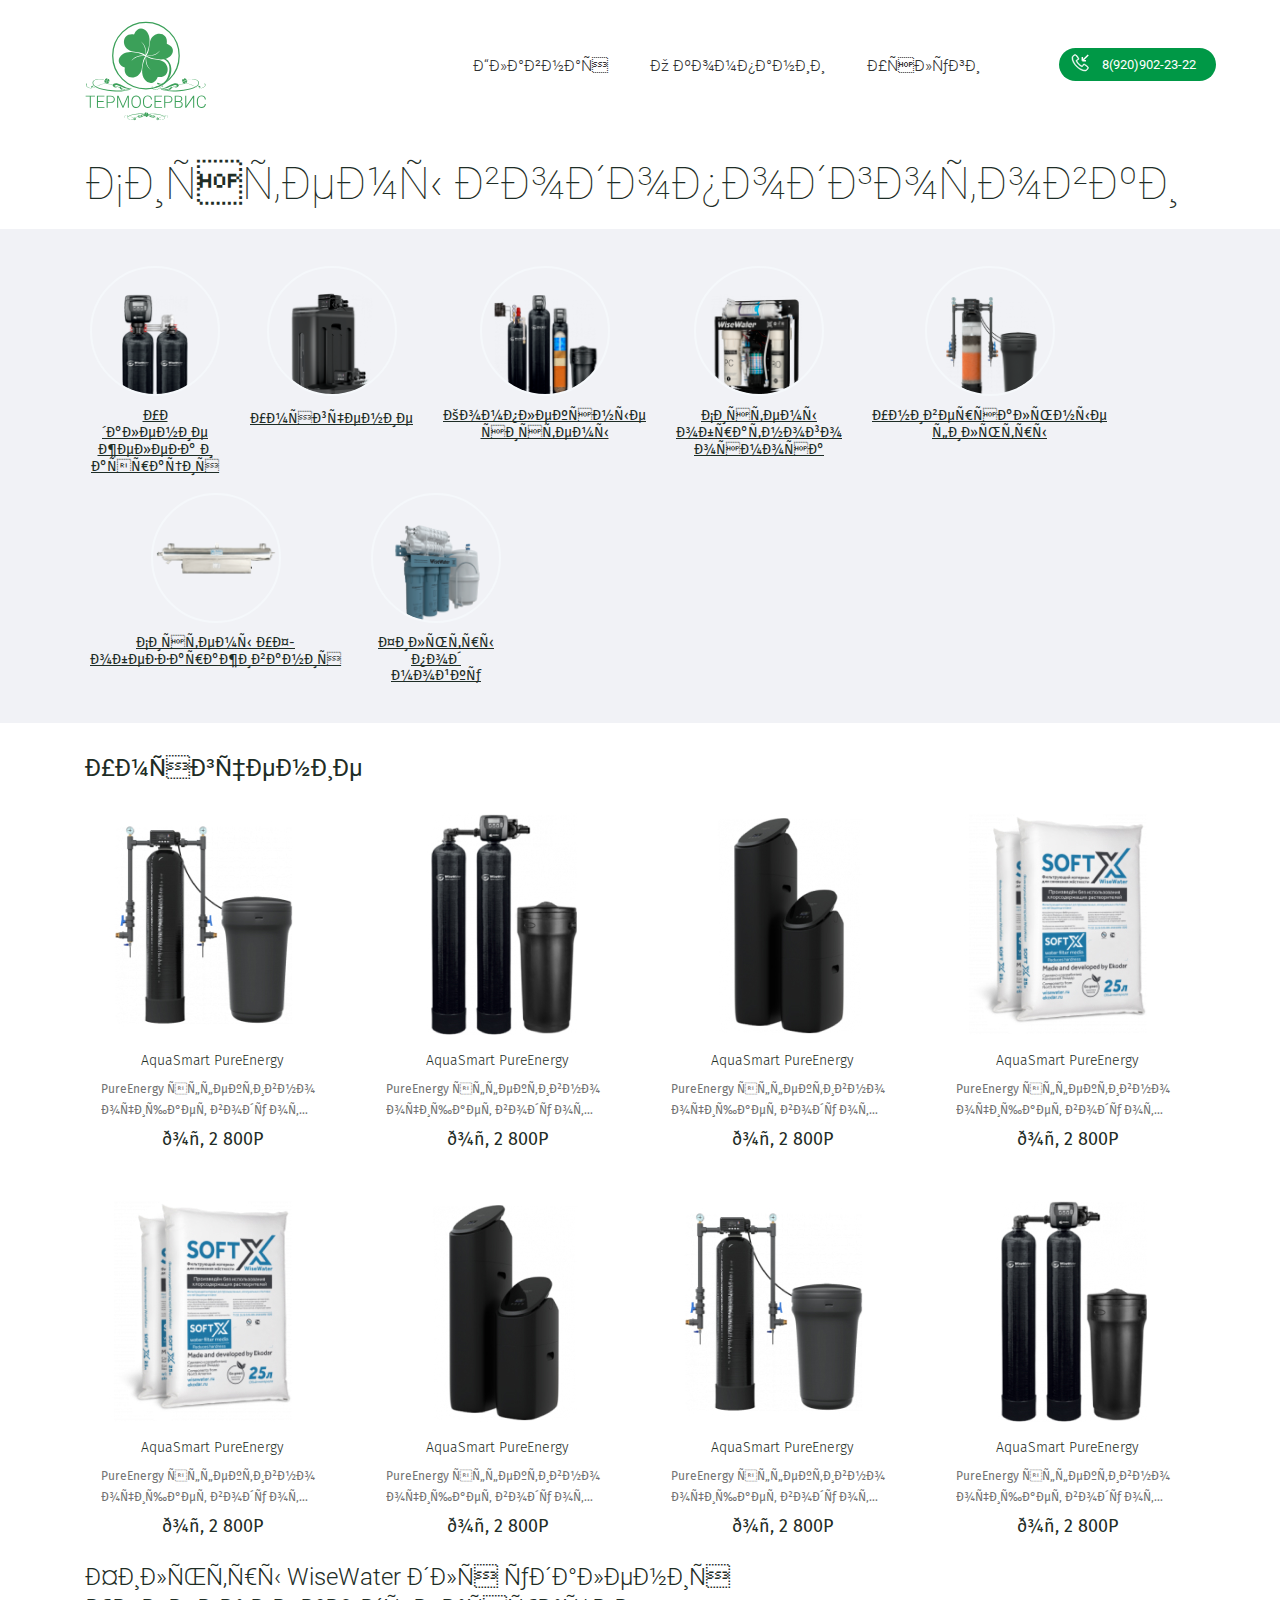
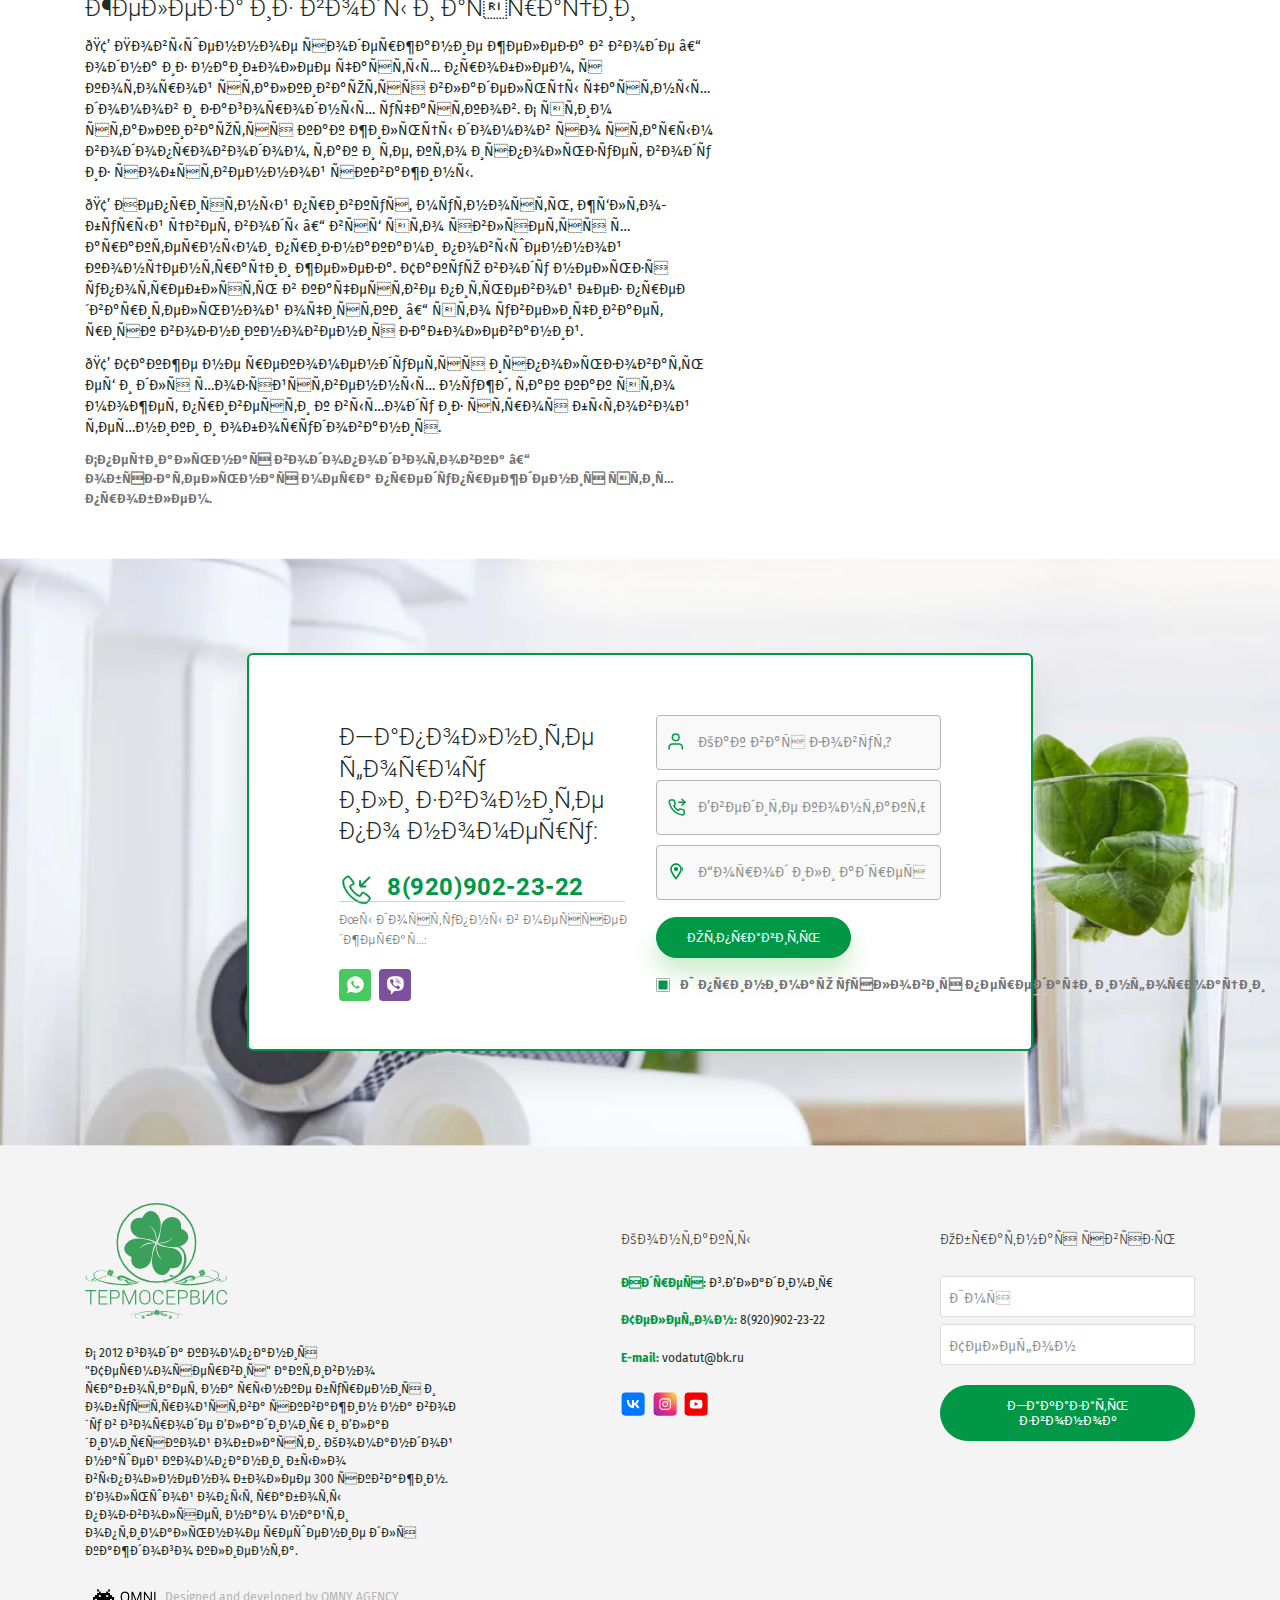
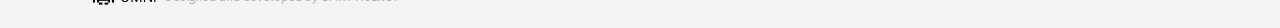
<file: products.html>
<!DOCTYPE html>
<html lang="ru">

<head>
            <meta http-equiv="Content-Type" content="text/html; charset=[(modx_charset)]">
        <!-- <base href="/"> -->
        <title>Бурение во Владимире: артезианские скважины под ключ  - Термосервис</title>
        
        <meta name="keywords" content="артезианская скважина, бурение на известняк, бурение на воду, бурение артезианских скважин">
        <meta name="description" content="Бурение скважин во Владимире - артезианские скважины по низким ценам, бурение на известняк высокого качества, гарантия. Консультация по тел.: 8(920)902-23-22">
        <!-- Removed by WebCopy --><!--<base href="https://voda33.su/">--><!-- Removed by WebCopy -->

        <meta http-equiv="X-UA-Compatible" content="IE=edge">
        <meta name="viewport" content="width=device-width, initial-scale=1, maximum-scale=1">
        <!-- Template Basic Images Start -->
        <!--
        <meta property="og:image" content="path/to/image.jpg">
        -->
        <link rel="icon" href="theme/img/favicon/favicon.ico">
        <link rel="apple-touch-icon" sizes="180x180" href="theme/img/favicon/apple-touch-icon-180x180.png">
        <!-- Template Basic Images End -->
        <!-- Custom Browsers Color Start -->
        <meta name="theme-color" content="#000">
		<meta name="cmsmagazine" content="ee2d2778bcd81db04e7487b7b5857b15">
        <!-- Custom Browsers Color End -->
                <!-- CSS Libs -->
        <link rel="stylesheet" href="theme/libs/swiper-master/swiper.min.css">
        <link rel="stylesheet" href="theme/libs/fancybox/jquery.fancybox.min.css">
        <!-- CSS Custom -->
        <link rel="stylesheet" href="theme/css/main.min.css">
            <link rel="stylesheet" href="theme/css/custom.css">
    
    <!-- Yandex.Metrika counter -->
    <script type="text/javascript">
        (function(m,e,t,r,i,k,a){m[i]=m[i]||function(){(m[i].a=m[i].a||[]).push(arguments)};
            m[i].l=1*new Date();k=e.createElement(t),a=e.getElementsByTagName(t)[0],k.async=1,k.src=r,a.parentNode.insertBefore(k,a)})
        (window, document, "script", "https://mc.yandex.ru/metrika/tag.js", "ym");

        ym(57288943, "init", {
            clickmap:true,
            trackLinks:true,
            accurateTrackBounce:true
        });
    </script>
    <noscript><div><img src="watch/57288943" style="position:absolute; left:-9999px;" alt=""></div></noscript>
    <!-- /Yandex.Metrika counter -->
</head>

<body>

<!-- Custom HTML -->
<div class="main-wrapper">
    <header class="">
        <div class="my-container">
            <div class="123 h-logo">
                <a href="index.htm">
                    <svg width="122" height="100" viewbox="0 0 143 118" fill="none" xmlns="http://www.w3.org/2000/svg">
                        <path
                            d="M71.4331 80.0841C93.0906 80.0841 110.647 62.5272 110.647 40.8697C110.647 19.2123 93.0906 1.6554 71.4331 1.6554C49.7756 1.6554 32.2188 19.2123 32.2188 40.8697C32.2188 62.5272 49.7756 80.0841 71.4331 80.0841Z"
                            stroke="#3BA059" stroke-width="1.5" stroke-miterlimit="22.9256"></path>
                        <path fill-rule="evenodd" clip-rule="evenodd"
                            d="M71.8464 110.557L71.8462 110.558L71.8467 110.558C71.823 110.833 71.797 111.057 71.857 111.377C71.9262 111.659 72.0964 111.909 72.2999 112.082L72.2759 112.109C72.0611 111.924 71.8605 111.648 71.7987 111.387C71.7506 111.134 71.7666 110.91 71.7931 110.655C71.5804 111.059 71.4501 111.504 71.4068 111.956C71.2969 113.1 72.447 113.809 72.9497 112.661L71.8714 110.605L72.9497 112.661C74.1803 112.901 74.3344 111.329 73.2466 110.991C72.9288 110.893 72.3631 110.903 71.9479 110.636C71.8501 110.573 71.8464 110.557 71.8464 110.557V110.557Z"
                            fill="#3BA059"></path>
                        <path fill-rule="evenodd" clip-rule="evenodd"
                            d="M71.9588 110.539C72.3629 110.752 72.8072 110.882 73.259 110.926C74.4036 111.038 75.114 109.888 73.966 109.384L71.9087 110.46L73.966 109.384C74.2077 108.154 72.6355 107.998 72.2968 109.085C72.1979 109.403 72.2075 109.969 71.9404 110.384C71.8822 110.474 71.8638 110.484 71.8613 110.485C72.1361 110.508 72.3607 110.535 72.6804 110.475C72.9619 110.405 73.2118 110.235 73.3853 110.032L73.4117 110.056C73.2275 110.27 72.951 110.471 72.6903 110.533C72.4377 110.581 72.2131 110.565 71.9588 110.539V110.539Z"
                            fill="#3BA059"></path>
                        <path fill-rule="evenodd" clip-rule="evenodd"
                            d="M71.7654 110.543C71.3355 110.298 70.8555 110.15 70.3669 110.103C69.2222 109.993 68.5131 111.143 69.6618 111.646L71.6944 110.58C71.4467 110.558 71.2325 110.54 70.9371 110.596C70.6554 110.665 70.4055 110.835 70.232 111.038L70.2058 111.014C70.3898 110.8 70.6664 110.599 70.9272 110.537C71.2143 110.483 71.4651 110.511 71.7647 110.543C71.7652 110.543 71.7654 110.543 71.7654 110.543V110.543ZM71.6944 110.58L69.6618 111.646C69.4214 112.876 70.9936 113.03 71.3311 111.943C71.4297 111.625 71.4196 111.059 71.6862 110.644C71.7035 110.617 71.7173 110.597 71.7281 110.583L71.6944 110.58Z"
                            fill="#3BA059"></path>
                        <path fill-rule="evenodd" clip-rule="evenodd"
                            d="M71.7869 110.463C72.0311 110.033 72.1793 109.554 72.2263 109.065C72.3361 107.921 71.186 107.211 70.6832 108.36L71.7499 110.394C71.7715 110.146 71.7897 109.931 71.7342 109.635C71.665 109.354 71.4949 109.104 71.2913 108.93L71.3153 108.904C71.5301 109.088 71.7307 109.365 71.7925 109.625C71.8472 109.913 71.8191 110.163 71.7869 110.463ZM71.7499 110.394L70.6832 108.36C69.4527 108.12 69.2986 109.692 70.3863 110.029C70.7041 110.128 71.2699 110.118 71.685 110.385C71.7123 110.402 71.7323 110.416 71.7469 110.427L71.7499 110.394Z"
                            fill="#3BA059"></path>
                        <path
                            d="M87.9308 80.0303C88.5654 80.0477 89.8048 80.6418 92.7387 80.0612C98.5021 78.9193 101.781 76.3567 104.612 75.7969C107.342 75.256 107.896 75.9263 108.004 76.4709C108.084 76.8804 107.889 77.486 106.777 77.7077C105.764 77.9081 105.118 77.8237 104.493 77.5917L104.363 77.724C105.061 78.3298 106.534 78.6056 107.343 78.4461C108.152 78.2846 110.458 77.1908 110.176 75.7583C109.878 74.2572 107.861 73.0968 104.523 73.758C100.274 74.5998 95.3068 78.7028 91.0582 79.5447C88.7334 80.0051 88.6501 79.5536 87.5098 79.6375L87.9308 80.0303V80.0303Z"
                            fill="#3BA059"></path>
                        <path
                            d="M130.857 77.418C130.857 77.418 133.064 75.7601 133.798 77.4661C134.305 78.6509 135.519 79.2828 135.758 78.3474C135.982 77.4725 134.832 76.6555 133.83 76.4991C132.828 76.3407 131.964 76.2874 130.857 77.418V77.418Z"
                            fill="#3BA059"></path>
                        <path
                            d="M92.6511 81.4648C93.4614 81.4455 97.4525 81.4038 100.426 79.8029C103.399 78.2039 115.228 72.8125 121.768 74.4589C128.31 76.1055 133.104 80.7337 137.975 79.1565C142.845 77.5803 141.724 74.7655 141.275 74.1676C140.827 73.5692 140.115 73.9979 140.6 74.5466C141.082 75.0962 141.486 75.1743 141.098 76.1542C140.714 77.1338 140.593 77.5543 138.509 78.5157C136.426 79.4784 134.973 79.5627 131.326 78.0676C127.68 76.5721 124.19 74.6074 121.54 74.1154C118.892 73.624 116.821 73.3992 109.447 75.6574C102.072 77.9135 99.6389 80.2732 95.49 80.6462C91.3412 81.0181 91.1299 80.8287 89.5457 80.6427C89.5457 80.6427 88.9671 80.8555 89.5642 81.0368C90.1612 81.2152 91.9682 81.4808 92.6511 81.4648V81.4648Z"
                            fill="#3BA059"></path>
                        <path
                            d="M95.3633 81.8675C95.3633 81.8675 99.0915 81.7819 99.6121 79.8833C100.088 78.1367 101.526 76.6321 101.957 77.9215C102.385 79.2126 101.221 80.5933 99.5214 81.2885C97.8225 81.9839 96.5964 81.9626 95.3633 81.8675V81.8675Z"
                            fill="#3BA059"></path>
                        <path
                            d="M133.999 72.8665C133.738 69.7677 129.297 68.2951 125.34 68.6289C122.482 68.8696 120.053 69.6167 119.15 70.0428C118.614 70.2776 118.296 70.432 118.302 70.4956C118.307 70.56 118.843 70.3549 119.165 70.2318C120.774 69.6191 123.162 69.0672 125.471 68.8731C128.329 68.6318 132.963 69.7692 133.225 72.868C133.567 76.9158 126.876 80.2829 110.058 81.7009C102.143 82.3681 95.0884 82.0711 89.8389 80.8579C89.9625 80.8068 89.5338 80.938 89.5391 81.0005C89.5453 81.0643 89.9693 81.2755 90.7051 81.4683C96.3079 82.9384 101.48 83.6981 111.154 82.8822C124.675 81.7424 134.405 77.6738 133.999 72.8665V72.8665Z"
                            fill="#3BA059"></path>
                        <path fill-rule="evenodd" clip-rule="evenodd"
                            d="M117.093 70.7477L117.093 70.747L117.093 70.7469C117.021 70.438 116.954 70.1866 116.969 69.8125C117.001 69.4806 117.153 69.168 117.356 68.9368L117.324 68.9107C117.11 69.156 116.928 69.5039 116.901 69.811C116.888 70.1068 116.944 70.36 117.016 70.6454C116.707 70.2205 116.485 69.7364 116.36 69.2292C116.045 67.9448 117.237 66.9469 117.999 68.1705L117.114 70.6894L117.999 68.1705C119.36 67.6928 119.796 69.4565 118.614 70.0211C118.269 70.186 117.624 70.2684 117.195 70.6407C117.094 70.7285 117.093 70.7477 117.093 70.7477V70.7477Z"
                            fill="#3BA059"></path>
                        <path fill-rule="evenodd" clip-rule="evenodd"
                            d="M117.222 70.7502C117.647 70.4406 118.131 70.2181 118.637 70.0932C119.922 69.7767 120.921 70.9668 119.698 71.7308L117.178 70.8478L119.698 71.7308C120.177 73.0909 118.414 73.5291 117.848 72.3479C117.683 72.0027 117.6 71.3573 117.227 70.9296C117.146 70.8365 117.123 70.8282 117.12 70.8275C117.429 70.755 117.68 70.6882 118.054 70.7033C118.386 70.7353 118.699 70.8875 118.93 71.0903L118.956 71.0587C118.711 70.8447 118.362 70.6623 118.055 70.6353C117.76 70.6225 117.507 70.6779 117.222 70.7502V70.7502Z"
                            fill="#3BA059"></path>
                        <path fill-rule="evenodd" clip-rule="evenodd"
                            d="M117.003 70.7777C116.554 71.1273 116.033 71.3758 115.484 71.5103C114.2 71.8253 113.202 70.6343 114.426 69.8715L116.916 70.7472C116.638 70.8129 116.397 70.8689 116.051 70.855C115.719 70.823 115.407 70.6708 115.176 70.4679L115.15 70.4995C115.395 70.7136 115.743 70.896 116.05 70.9229C116.386 70.9375 116.667 70.8639 117.002 70.7776C117.003 70.7777 117.003 70.7777 117.003 70.7777ZM116.916 70.7472L114.426 69.8715C113.948 68.511 115.712 68.0747 116.276 69.2564C116.441 69.6019 116.524 70.2473 116.896 70.6754C116.92 70.7032 116.939 70.7234 116.954 70.7381L116.916 70.7472V70.7472Z"
                            fill="#3BA059"></path>
                        <path fill-rule="evenodd" clip-rule="evenodd"
                            d="M117.04 70.8648C117.389 71.3133 117.637 71.8346 117.772 72.3824C118.087 73.6669 116.896 74.6648 116.133 73.4411L117.009 70.9495C117.075 71.2283 117.131 71.4694 117.117 71.8155C117.085 72.1474 116.933 72.46 116.73 72.6912L116.762 72.7172C116.976 72.472 117.158 72.1241 117.185 71.817C117.2 71.4812 117.126 71.2004 117.04 70.8648V70.8648ZM117.009 70.9495L116.133 73.4411C114.772 73.9189 114.336 72.1552 115.518 71.5906C115.863 71.4256 116.509 71.3433 116.937 70.9709C116.965 70.9465 116.986 70.9273 117 70.9123L117.009 70.9495Z"
                            fill="#3BA059"></path>
                        <path
                            d="M54.5156 79.9719C53.8811 79.9894 52.6417 80.5834 49.7077 80.0028C43.9443 78.861 40.6659 76.2984 37.8341 75.7386C35.1042 75.1976 34.5501 75.868 34.4429 76.4126C34.3626 76.8221 34.5571 77.4276 35.6696 77.6494C36.6824 77.8497 37.3284 77.7653 37.9531 77.5334L38.0837 77.6656C37.3854 78.2714 35.9128 78.5472 35.1034 78.3878C34.2947 78.2263 31.9884 77.1324 32.2709 75.6999C32.5686 74.1989 34.585 73.0385 37.9237 73.6996C42.1724 74.5414 47.1397 78.6444 51.3882 79.4864C53.7131 79.9467 53.7964 79.4953 54.9367 79.5792L54.5156 79.9719V79.9719Z"
                            fill="#3BA059"></path>
                        <path
                            d="M11.5883 77.3596C11.5883 77.3596 9.38184 75.7017 8.64817 77.4077C8.141 78.5925 6.92714 79.2244 6.68746 78.289C6.46346 77.4142 7.61327 76.5971 8.61609 76.4407C9.61784 76.2823 10.4816 76.2291 11.5883 77.3596V77.3596Z"
                            fill="#3BA059"></path>
                        <path
                            d="M49.7948 81.4064C48.9845 81.3872 44.9934 81.3455 42.0196 79.7446C39.0468 78.1456 27.2175 72.7542 20.6776 74.4006C14.1364 76.0471 9.3419 80.6754 4.47053 79.0981C-0.398938 77.522 0.721761 74.7072 1.17047 74.1092C1.61894 73.5109 2.3305 73.9396 1.84638 74.4883C1.36381 75.0379 0.960257 75.116 1.34765 76.0959C1.73219 77.0755 1.85304 77.4959 3.93674 78.4574C6.02009 79.4201 7.47269 79.5044 11.1201 78.0093C14.7661 76.5138 18.2563 74.549 20.9057 74.0571C23.5539 73.5657 25.6252 73.3409 32.9992 75.599C40.3742 77.8552 42.8071 80.2149 46.9559 80.5879C51.1047 80.9598 51.316 80.7703 52.9003 80.5844C52.9003 80.5844 53.4788 80.7972 52.8817 80.9785C52.2847 81.1569 50.4778 81.4225 49.7948 81.4064V81.4064Z"
                            fill="#3BA059"></path>
                        <path
                            d="M47.0839 81.8092C47.0839 81.8092 43.3556 81.7235 42.835 79.8249C42.3591 78.0783 40.921 76.5737 40.4905 77.8631C40.0624 79.1542 41.2257 80.5349 42.9257 81.2301C44.6246 81.9255 45.8508 81.9042 47.0839 81.8092Z"
                            fill="#3BA059"></path>
                        <path
                            d="M8.44683 72.8081C8.70754 69.7094 13.1486 68.2367 17.1059 68.5705C19.9642 68.8113 22.3932 69.5584 23.2965 69.9845C23.8319 70.2193 24.15 70.3737 24.1435 70.4372C24.1391 70.5016 23.6031 70.2965 23.281 70.1734C21.6718 69.5607 19.2841 69.0089 16.9749 68.8147C14.1166 68.5735 9.48256 69.7108 9.22125 72.8097C8.87878 76.8575 15.57 80.2245 32.3878 81.6426C40.3031 82.3098 47.3575 82.0127 52.607 80.7996C52.4835 80.7485 52.9122 80.8796 52.9069 80.9422C52.9007 81.006 52.4767 81.2171 51.7409 81.41C46.1381 82.8801 40.9655 83.6398 31.2923 82.8239C17.7713 81.684 8.04066 77.6155 8.44683 72.8081V72.8081Z"
                            fill="#3BA059"></path>
                        <path fill-rule="evenodd" clip-rule="evenodd"
                            d="M25.3517 70.6894L25.3522 70.6887L25.3516 70.6885C25.4241 70.3796 25.4911 70.1282 25.4759 69.7542C25.4439 69.4223 25.2917 69.1096 25.0889 68.8784L25.1206 68.8524C25.3345 69.0976 25.5169 69.4456 25.5439 69.7526C25.5567 70.0484 25.5012 70.3016 25.4287 70.5871C25.7379 70.1621 25.9599 69.678 26.0843 69.1708C26.3993 67.8864 25.2082 66.8886 24.4454 68.1122L25.3312 70.631L24.4454 68.1122C23.085 67.6345 22.6485 69.3982 23.8304 69.9627C24.1758 70.1277 24.8213 70.21 25.2494 70.5823C25.3504 70.6701 25.3517 70.6894 25.3517 70.6894V70.6894Z"
                            fill="#3BA059"></path>
                        <path fill-rule="evenodd" clip-rule="evenodd"
                            d="M25.222 70.6918C24.7976 70.3822 24.3136 70.1597 23.8066 70.0348C22.5225 69.7182 21.5234 70.9083 22.7462 71.6724L25.266 70.7894L22.7462 71.6724C22.2669 73.0325 24.0301 73.4707 24.596 72.2895C24.7614 71.9443 24.8444 71.2989 25.2171 70.8711C25.2983 70.7781 25.321 70.7698 25.324 70.7691C25.0153 70.6966 24.764 70.6298 24.3902 70.6449C24.0582 70.6769 23.7455 70.8291 23.5143 71.0319L23.4884 71.0003C23.7335 70.7863 24.0816 70.6039 24.3887 70.5769C24.6841 70.5641 24.9369 70.6195 25.222 70.6918V70.6918Z"
                            fill="#3BA059"></path>
                        <path fill-rule="evenodd" clip-rule="evenodd"
                            d="M25.4414 70.7193C25.8901 71.0689 26.4117 71.3174 26.96 71.4519C28.2444 71.7669 29.2422 70.5759 28.0185 69.8131L25.5285 70.6888C25.8067 70.7545 26.0474 70.8105 26.3929 70.7966C26.7249 70.7646 27.0376 70.6124 27.2688 70.4095L27.2947 70.4411C27.0496 70.6551 26.7015 70.8375 26.3946 70.8645C26.0587 70.8791 25.7778 70.8055 25.4422 70.7192C25.4416 70.7193 25.4414 70.7193 25.4414 70.7193ZM25.5285 70.6888L28.0185 69.8131C28.4963 68.4526 26.7326 68.0162 26.1681 69.198C26.0031 69.5435 25.9208 70.1888 25.5485 70.617C25.5242 70.6448 25.5053 70.665 25.4906 70.6797L25.5285 70.6888V70.6888Z"
                            fill="#3BA059"></path>
                        <path fill-rule="evenodd" clip-rule="evenodd"
                            d="M25.4049 70.8064C25.0557 71.2549 24.8074 71.7762 24.673 72.324C24.358 73.6085 25.5491 74.6064 26.3119 73.3827L25.4356 70.8912C25.3698 71.1699 25.3136 71.411 25.3275 71.7571C25.3596 72.089 25.5117 72.4016 25.7145 72.6329L25.6829 72.6588C25.469 72.4136 25.2865 72.0657 25.2595 71.7586C25.2449 71.4228 25.3185 71.142 25.4049 70.8064V70.8064ZM25.4356 70.8912L26.3119 73.3827C27.6724 73.8605 28.1088 72.0968 26.9269 71.5322C26.5815 71.3672 25.936 71.285 25.5079 70.9125C25.4797 70.8881 25.4593 70.8689 25.4444 70.854L25.4356 70.8912Z"
                            fill="#3BA059"></path>
                        <path fill-rule="evenodd" clip-rule="evenodd"
                            d="M71.0262 40.3575L71.0298 40.35C71.2199 30.8165 68.8927 27.9721 65.3202 23.8992C65.1034 23.6521 65.6608 24.0843 65.3634 23.8337C70.5524 28.2077 71.886 32.1659 71.3363 39.7665L71.3926 39.655C74.0789 34.5527 75.3432 29.4751 75.7269 23.7641C76.6341 10.2662 62.8709 2.31419 57.3452 15.9904L70.7167 39.8062L57.3452 15.9904C42.7935 13.5776 41.5103 32.1189 54.4153 35.7215C58.1864 36.7742 64.8348 36.4643 69.8063 39.46C70.9786 40.1664 71.0265 40.3575 71.0262 40.3575V40.3575Z"
                            fill="#3BA059"></path>
                        <path fill-rule="evenodd" clip-rule="evenodd"
                            d="M82.5176 78.7842C87.0131 77.3375 91.2803 74.9704 94.8595 71.8819C106.418 61.9087 101.735 42.4158 89.3263 43.5802L89.4481 44.5668C92.438 44.3454 95.2094 46.5267 96.9941 48.5913C101.588 53.905 98.3105 67.2251 93.7682 71.4967C89.2259 75.7684 86.4607 76.4406 82.3037 77.9948L82.5176 78.7842V78.7842Z"
                            fill="#3BA059"></path>
                        <path
                            d="M70.9861 110.875C71.2995 110.866 71.9115 110.573 73.3603 110.86C76.2062 111.424 77.825 112.689 79.2233 112.965C80.5712 113.233 80.8449 112.902 80.8977 112.633C80.9374 112.43 80.8413 112.131 80.2921 112.022C79.7919 111.923 79.473 111.965 79.1645 112.079L79.1 112.014C79.4448 111.715 80.1719 111.579 80.5717 111.657C80.971 111.737 82.1097 112.277 81.9703 112.984C81.8233 113.726 80.8275 114.299 79.179 113.972C77.0811 113.557 74.6283 111.531 72.5304 111.115C71.3825 110.888 71.3413 111.11 70.7783 111.069L70.9861 110.875V110.875Z"
                            fill="#3BA059"></path>
                        <path
                            d="M92.1826 112.165C92.1826 112.165 93.2721 112.984 93.6344 112.141C93.8848 111.556 94.4841 111.244 94.6026 111.706C94.7131 112.138 94.1454 112.542 93.6502 112.619C93.1556 112.697 92.7291 112.723 92.1826 112.165Z"
                            fill="#3BA059"></path>
                        <path
                            d="M73.3169 110.167C73.717 110.176 75.6877 110.197 77.1563 110.987C78.6241 111.777 84.4652 114.439 87.6946 113.626C90.9245 112.813 93.2919 110.528 95.6974 111.307C98.1018 112.085 97.5484 113.475 97.3268 113.77C97.1054 114.065 96.754 113.854 96.9931 113.583C97.2314 113.311 97.4307 113.273 97.2393 112.789C97.0495 112.305 96.9898 112.098 95.961 111.623C94.9322 111.148 94.2149 111.106 92.4138 111.844C90.6135 112.583 88.8901 113.553 87.5819 113.796C86.2743 114.038 85.2514 114.149 81.6103 113.034C77.9687 111.92 76.7673 110.755 74.7187 110.571C72.6701 110.387 72.5658 110.481 71.7835 110.573C71.7835 110.573 71.4977 110.467 71.7927 110.378C72.0875 110.29 72.9797 110.159 73.3169 110.167V110.167Z"
                            fill="#3BA059"></path>
                        <path
                            d="M74.6553 109.968C74.6553 109.968 76.4962 110.01 76.7532 110.948C76.9883 111.81 77.6984 112.553 77.911 111.916C78.1224 111.279 77.5479 110.597 76.7084 110.254C75.8696 109.91 75.2642 109.921 74.6553 109.968V109.968Z"
                            fill="#3BA059"></path>
                        <path
                            d="M93.735 114.412C93.6062 115.943 91.4133 116.67 89.4592 116.505C88.0479 116.386 86.8484 116.017 86.4024 115.807C86.138 115.691 85.9809 115.615 85.9842 115.583C85.9864 115.551 86.251 115.653 86.4101 115.713C87.2046 116.016 88.3837 116.288 89.524 116.384C90.9352 116.503 93.2236 115.942 93.3525 114.412C93.5217 112.413 90.2176 110.75 81.9133 110.05C78.0048 109.721 74.5214 109.867 71.9293 110.466C71.9903 110.492 71.7787 110.427 71.7813 110.396C71.7842 110.364 71.9936 110.26 72.357 110.165C75.1236 109.439 77.6777 109.064 82.4542 109.467C89.1307 110.03 93.9355 112.039 93.735 114.412V114.412Z"
                            fill="#3BA059"></path>
                        <path fill-rule="evenodd" clip-rule="evenodd"
                            d="M85.3854 115.459L85.3852 115.459L85.3855 115.459C85.3496 115.612 85.3166 115.736 85.3241 115.92C85.3399 116.084 85.415 116.239 85.5152 116.353L85.4996 116.366C85.3939 116.245 85.3039 116.073 85.2906 115.921C85.2841 115.775 85.3116 115.65 85.3474 115.509C85.1947 115.719 85.0851 115.958 85.0237 116.208C84.8681 116.843 85.4562 117.335 85.8329 116.731L85.3955 115.487L85.8329 116.731C86.5047 116.967 86.7202 116.096 86.1366 115.817C85.966 115.736 85.6474 115.695 85.4359 115.511C85.3861 115.468 85.3854 115.459 85.3854 115.459V115.459Z"
                            fill="#3BA059"></path>
                        <path fill-rule="evenodd" clip-rule="evenodd"
                            d="M85.4508 115.457C85.6604 115.61 85.8994 115.72 86.1496 115.782C86.7837 115.938 87.2771 115.351 86.6733 114.973L85.429 115.409L86.6733 114.973C86.9099 114.302 86.0393 114.085 85.7599 114.669C85.6782 114.839 85.6372 115.158 85.4531 115.369C85.4131 115.415 85.4019 115.419 85.4004 115.419C85.5529 115.455 85.6769 115.488 85.8616 115.481C86.0254 115.465 86.1798 115.39 86.294 115.289L86.3068 115.305C86.1857 115.411 86.0139 115.501 85.8623 115.514C85.7164 115.52 85.5915 115.493 85.4508 115.457V115.457Z"
                            fill="#3BA059"></path>
                        <path fill-rule="evenodd" clip-rule="evenodd"
                            d="M85.3418 115.444C85.1203 115.271 84.8628 115.149 84.592 115.082C83.9578 114.927 83.4651 115.515 84.0693 115.891L85.2988 115.459C85.1616 115.426 85.0426 115.399 84.872 115.406C84.7081 115.422 84.5537 115.497 84.4395 115.597L84.4267 115.581C84.5478 115.476 84.7196 115.385 84.8713 115.372C85.037 115.365 85.1757 115.401 85.3415 115.444C85.3417 115.444 85.3418 115.444 85.3418 115.444V115.444ZM85.2988 115.459L84.0693 115.891C83.8334 116.563 84.7043 116.779 84.9831 116.195C85.0645 116.025 85.1052 115.706 85.2891 115.494C85.3009 115.481 85.3103 115.471 85.3176 115.463L85.2988 115.459V115.459Z"
                            fill="#3BA059"></path>
                        <path fill-rule="evenodd" clip-rule="evenodd"
                            d="M85.3587 115.401C85.5312 115.179 85.6538 114.922 85.7202 114.651C85.8758 114.017 85.2876 113.524 84.911 114.129L85.3435 115.359C85.3761 115.221 85.4039 115.102 85.397 114.931C85.3812 114.768 85.306 114.613 85.2058 114.499L85.2215 114.486C85.3271 114.607 85.4172 114.779 85.4305 114.931C85.4378 115.096 85.4014 115.235 85.3587 115.401V115.401ZM85.3435 115.359L84.911 114.129C84.2391 113.893 84.0237 114.764 84.6072 115.042C84.7778 115.124 85.0965 115.165 85.3079 115.348C85.3218 115.36 85.3319 115.37 85.3393 115.377L85.3435 115.359V115.359Z"
                            fill="#3BA059"></path>
                        <path
                            d="M72.5857 110.866C72.2724 110.857 71.6604 110.564 70.2116 110.85C67.3658 111.414 65.7469 112.68 64.3486 112.956C63.0007 113.223 62.727 112.892 62.674 112.623C62.6345 112.421 62.7305 112.122 63.2799 112.013C63.78 111.914 64.099 111.955 64.4074 112.07L64.4718 112.005C64.127 111.705 63.4 111.569 63.0002 111.648C62.601 111.728 61.4622 112.268 61.6016 112.975C61.7486 113.716 62.7443 114.289 64.3928 113.963C66.4908 113.547 68.9436 111.521 71.0414 111.105C72.1895 110.878 72.2306 111.101 72.7936 111.06L72.5857 110.866V110.866Z"
                            fill="#3BA059"></path>
                        <path
                            d="M51.39 112.156C51.39 112.156 50.3004 112.974 49.9382 112.132C49.6877 111.547 49.0884 111.235 48.97 111.697C48.8595 112.129 49.4271 112.532 49.9224 112.609C50.417 112.688 50.8435 112.714 51.39 112.156Z"
                            fill="#3BA059"></path>
                        <path
                            d="M70.2551 110.157C69.855 110.167 67.8841 110.187 66.4157 110.978C64.9478 111.768 59.1067 114.43 55.8774 113.617C52.6475 112.804 50.28 110.518 47.8746 111.297C45.4702 112.075 46.0236 113.465 46.2451 113.761C46.4666 114.056 46.8178 113.844 46.5789 113.573C46.3405 113.302 46.1413 113.263 46.3325 112.78C46.5225 112.296 46.5821 112.088 47.611 111.614C48.6398 111.138 49.357 111.097 51.158 111.835C52.9584 112.573 54.6817 113.543 55.9901 113.786C57.2977 114.029 58.3205 114.14 61.9617 113.025C65.6033 111.911 66.8047 110.746 68.8533 110.562C70.9019 110.378 71.0062 110.471 71.7885 110.563C71.7885 110.563 72.0741 110.458 71.7793 110.369C71.4845 110.281 70.5923 110.149 70.2551 110.157Z"
                            fill="#3BA059"></path>
                        <path
                            d="M68.9169 109.959C68.9169 109.959 67.076 110.001 66.819 110.938C66.5839 111.801 65.8738 112.544 65.6612 111.907C65.4498 111.27 66.0242 110.588 66.8636 110.244C67.7026 109.901 68.308 109.912 68.9169 109.959V109.959Z"
                            fill="#3BA059"></path>
                        <path
                            d="M49.8381 114.403C49.9669 115.933 52.1598 116.66 54.1139 116.496C55.5252 116.377 56.7246 116.008 57.1707 115.797C57.435 115.681 57.5922 115.605 57.5889 115.574C57.5867 115.542 57.3221 115.643 57.163 115.704C56.3685 116.007 55.1894 116.279 54.0491 116.375C52.6377 116.494 50.3495 115.933 50.2205 114.402C50.0514 112.404 53.3555 110.741 61.6598 110.041C65.5683 109.711 69.0516 109.858 71.6437 110.457C71.5828 110.482 71.7944 110.418 71.7917 110.387C71.7887 110.355 71.5793 110.251 71.2161 110.156C68.4494 109.43 65.8953 109.055 61.1189 109.458C54.4424 110.02 49.6376 112.029 49.8381 114.403Z"
                            fill="#3BA059"></path>
                        <path fill-rule="evenodd" clip-rule="evenodd"
                            d="M58.1865 115.449L58.1867 115.45L58.1865 115.45C58.2223 115.602 58.2553 115.726 58.2478 115.911C58.2321 116.075 58.1569 116.229 58.0567 116.343L58.0724 116.356C58.1781 116.235 58.2681 116.063 58.2815 115.912C58.2877 115.766 58.2604 115.641 58.2245 115.5C58.3772 115.71 58.4869 115.949 58.5483 116.199C58.7039 116.833 58.1157 117.326 57.7391 116.722L58.1764 115.478L57.7391 116.722C57.0672 116.958 56.8518 116.087 57.4354 115.808C57.6059 115.727 57.9246 115.686 58.136 115.502C58.1859 115.459 58.1866 115.449 58.1865 115.449V115.449Z"
                            fill="#3BA059"></path>
                        <path fill-rule="evenodd" clip-rule="evenodd"
                            d="M58.1225 115.448C57.9128 115.601 57.6739 115.711 57.4235 115.773C56.7894 115.929 56.2961 115.341 56.8999 114.964L58.1441 115.4L56.8999 114.964C56.6632 114.292 57.5339 114.076 57.8133 114.659C57.895 114.83 57.936 115.148 58.1201 115.36C58.1601 115.406 58.1713 115.41 58.1727 115.41C58.0204 115.446 57.8963 115.479 57.7117 115.471C57.5478 115.455 57.3934 115.38 57.2792 115.28L57.2664 115.296C57.3875 115.401 57.5593 115.492 57.711 115.505C57.8568 115.511 57.9816 115.484 58.1225 115.448V115.448Z"
                            fill="#3BA059"></path>
                        <path fill-rule="evenodd" clip-rule="evenodd"
                            d="M58.2314 115.435C58.4531 115.262 58.7106 115.139 58.9813 115.073C59.6155 114.917 60.1083 115.505 59.504 115.882L58.2745 115.45C58.4118 115.417 58.5308 115.389 58.7013 115.396C58.8653 115.412 59.0197 115.487 59.1339 115.588L59.1466 115.572C59.0256 115.466 58.8538 115.376 58.7021 115.363C58.5363 115.356 58.3976 115.392 58.2319 115.435C58.2316 115.435 58.2314 115.435 58.2314 115.435V115.435ZM58.2745 115.45L59.504 115.882C59.74 116.554 58.8691 116.769 58.5903 116.186C58.5088 116.015 58.4682 115.696 58.2843 115.485C58.2724 115.471 58.2631 115.461 58.2557 115.454L58.2745 115.45Z"
                            fill="#3BA059"></path>
                        <path fill-rule="evenodd" clip-rule="evenodd"
                            d="M58.2132 115.391C58.0407 115.17 57.9182 114.913 57.8518 114.642C57.6962 114.008 58.2845 113.515 58.661 114.119L58.2284 115.35C58.1958 115.212 58.1681 115.093 58.175 114.922C58.1908 114.758 58.2659 114.604 58.3661 114.49L58.3505 114.477C58.2449 114.598 58.1548 114.77 58.1414 114.921C58.1343 115.087 58.1705 115.226 58.2132 115.391V115.391ZM58.2284 115.35L58.661 114.119C59.3328 113.883 59.5483 114.754 58.9648 115.033C58.7942 115.115 58.4755 115.155 58.264 115.339C58.2501 115.351 58.24 115.361 58.2328 115.368L58.2284 115.35Z"
                            fill="#3BA059"></path>
                        <path
                            d="M92.2258 72.8632C92.2258 72.8632 89.1772 75.0108 87.6299 73.7936C86.2088 72.6721 84.1578 72.3173 84.5782 73.6099C85.0016 74.9027 86.7579 75.3213 88.5381 74.8696C90.3176 74.4188 91.2908 73.6727 92.2258 72.8632Z"
                            fill="#3BA059"></path>
                        <path
                            d="M96.6692 70.8134C91.1723 74.7229 88.3858 80.7763 83.2742 81.0756C78.1648 81.3752 78.1869 78.3457 78.3878 77.6256C78.5883 76.9052 79.4069 77.0463 79.1553 77.7333C78.9051 78.4207 78.5575 78.6399 79.2742 79.4122C79.9884 80.1854 80.2535 80.5333 82.5441 80.6724C84.8348 80.8127 86.2191 80.3639 89.0745 77.6464C91.9284 74.9289 94.4669 71.831 96.757 70.4105C98.368 69.4113 97.6226 70.1338 96.6692 70.8134Z"
                            fill="#3BA059"></path>
                        <path
                            d="M91.4208 75.5717C91.4208 75.5717 90.4204 76.5777 91.2371 77.072C91.8044 77.4143 92.0402 78.077 91.547 78.1329C91.0857 78.1849 90.7511 77.5417 90.7424 77.0199C90.7328 76.4987 90.7668 76.0551 91.4208 75.5717V75.5717Z"
                            fill="#3BA059"></path>
                        <path fill-rule="evenodd" clip-rule="evenodd"
                            d="M71.9072 40.8613L71.9148 40.8646C81.4501 40.898 84.2558 38.5243 88.2695 34.8854C88.513 34.6646 88.0899 35.2289 88.3357 34.9276C84.0476 40.1877 80.1118 41.5862 72.5032 41.1615L72.6156 41.216C77.7614 43.818 82.8591 44.9988 88.5757 45.2885C102.087 45.9735 109.811 32.0815 96.046 26.7813L72.4534 40.5427L96.046 26.7813C98.2192 12.192 79.6594 11.2138 76.2694 24.1763C75.2788 27.9642 75.6981 34.6066 72.7844 39.6267C72.0975 40.8104 71.9072 40.8615 71.9072 40.8613V40.8613Z"
                            fill="#3BA059"></path>
                        <path fill-rule="evenodd" clip-rule="evenodd"
                            d="M71.6458 41.5756L71.6423 41.5831C71.4522 51.1166 73.7794 53.9609 77.3519 58.0338C77.5686 58.2809 77.0113 57.8487 77.3086 58.0993C72.1196 53.7254 70.7861 49.7671 71.3358 42.1665L71.2795 42.278C68.5932 47.3804 67.3288 52.4579 66.9451 58.169C66.038 71.6669 79.8011 79.6188 85.3269 65.9427L71.9554 42.1268L85.3269 65.9427C99.8785 68.3554 101.162 49.8142 88.2568 46.2116C84.4857 45.1588 77.8373 45.4687 72.8658 42.473C71.6935 41.7667 71.6456 41.5756 71.6458 41.5756V41.5756Z"
                            fill="#3BA059"></path>
                        <path fill-rule="evenodd" clip-rule="evenodd"
                            d="M70.8864 41.2659L70.8789 41.2623C61.3457 41.0606 58.4985 43.3843 54.4212 46.9519C54.1739 47.1684 54.6068 46.6115 54.3558 46.9085C58.736 41.7248 62.6959 40.3962 70.2958 40.9552L70.1844 40.8987C65.0853 38.2061 60.0093 36.9356 54.2988 36.545C40.8019 35.6213 32.8332 49.3748 46.5026 54.9173L70.3347 41.5747L46.5026 54.9173C44.0721 69.4659 62.6119 70.7717 66.2301 57.8712C67.2875 54.1014 66.9857 47.4526 69.9875 42.4848C70.6952 41.3133 70.8864 41.2657 70.8864 41.2659V41.2659Z"
                            fill="#3BA059"></path>
                        <path d="M11.2845 89.1383H6.38174V102.412H5.17324V89.1383H0.280273V88.1067H11.2845V89.1383Z"
                            fill="#3BA059"></path>
                        <path
                            d="M21.5028 95.5542H14.8118V101.39H22.5049V102.412H13.6033V88.1067H22.4558V89.1383H14.8118V94.5324H21.5028V95.5542Z"
                            fill="#3BA059"></path>
                        <path
                            d="M26.268 96.5859V102.412H25.0595V88.1067H29.9328C31.4197 88.1067 32.5922 88.4866 33.4502 89.2464C34.3149 90.0062 34.7472 91.051 34.7472 92.3807C34.7472 93.7234 34.3312 94.7616 33.4994 95.4953C32.6741 96.2223 31.4754 96.5859 29.9033 96.5859H26.268ZM26.268 95.564H29.9328C31.1053 95.564 31.9994 95.2857 32.6151 94.7289C33.2308 94.1721 33.5387 93.3959 33.5387 92.4003C33.5387 91.4112 33.2308 90.6252 32.6151 90.0423C32.0059 89.4527 31.138 89.1514 30.0114 89.1383H26.268V95.564Z"
                            fill="#3BA059"></path>
                        <path
                            d="M39.0605 88.1067L44.3366 100.732L49.6324 88.1067H51.2437V102.412H50.0352V96.183L50.1335 89.7966L44.8082 102.412H43.8748L38.5692 89.8458L38.6674 96.1437V102.412H37.4589V88.1067H39.0605Z"
                            fill="#3BA059"></path>
                        <path
                            d="M65.4412 96.0357C65.4412 97.3522 65.2119 98.5083 64.7534 99.504C64.3015 100.5 63.653 101.266 62.808 101.803C61.9631 102.34 60.9871 102.609 59.8801 102.609C58.2098 102.609 56.8605 102.013 55.8321 100.821C54.8037 99.6219 54.2896 98.0072 54.2896 95.9767V94.5029C54.2896 93.1994 54.5188 92.0466 54.9773 91.0444C55.4424 90.0357 56.0974 89.2628 56.9424 88.7257C57.7873 88.182 58.76 87.9102 59.8605 87.9102C60.9609 87.9102 61.9303 88.1755 62.7687 88.706C63.6137 89.2366 64.2654 89.9866 64.724 90.956C65.1825 91.9254 65.4215 93.0488 65.4412 94.3261V96.0357ZM64.2327 94.4833C64.2327 92.7606 63.843 91.4112 63.0635 90.4353C62.284 89.4593 61.2163 88.9713 59.8605 88.9713C58.5308 88.9713 57.4697 89.4626 56.6771 90.4451C55.8911 91.4211 55.4981 92.7868 55.4981 94.5422V96.0357C55.4981 97.7321 55.8911 99.0782 56.6771 100.074C57.4631 101.063 58.5308 101.557 59.8801 101.557C61.2491 101.557 62.3168 101.069 63.0831 100.093C63.8495 99.1109 64.2327 97.7452 64.2327 95.9963V94.4833Z"
                            fill="#3BA059"></path>
                        <path
                            d="M78.6168 97.9516C78.4531 99.4581 77.9127 100.611 76.9957 101.41C76.0852 102.209 74.8701 102.609 73.3505 102.609C72.2894 102.609 71.3494 102.343 70.5307 101.813C69.7184 101.282 69.0896 100.532 68.6442 99.5629C68.1988 98.5869 67.9728 97.4734 67.9663 96.2223V94.3654C67.9663 93.0946 68.189 91.968 68.6344 90.9855C69.0798 90.003 69.7184 89.2464 70.5503 88.7159C71.3887 88.1787 72.3516 87.9102 73.4389 87.9102C74.9717 87.9102 76.1802 88.3261 77.0644 89.158C77.9553 89.9833 78.4727 91.1263 78.6168 92.587H77.3985C77.0972 90.1569 75.7773 88.9418 73.4389 88.9418C72.142 88.9418 71.1071 89.4265 70.3342 90.396C69.5678 91.3654 69.1846 92.7049 69.1846 94.4145V96.1634C69.1846 97.814 69.558 99.1306 70.3047 100.113C71.058 101.096 72.0732 101.587 73.3505 101.587C74.6147 101.587 75.5677 101.286 76.2097 100.683C76.8516 100.074 77.2478 99.1633 77.3985 97.9516H78.6168Z"
                            fill="#3BA059"></path>
                        <path
                            d="M89.4541 95.5542H82.7631V101.39H90.4562V102.412H81.5546V88.1067H90.4071V89.1383H82.7631V94.5324H89.4541V95.5542Z"
                            fill="#3BA059"></path>
                        <path
                            d="M94.2193 96.5859V102.412H93.0108V88.1067H97.8841C99.371 88.1067 100.543 88.4866 101.402 89.2464C102.266 90.0062 102.698 91.051 102.698 92.3807C102.698 93.7234 102.283 94.7616 101.451 95.4953C100.625 96.2223 99.4267 96.5859 97.8546 96.5859H94.2193ZM94.2193 95.564H97.8841C99.0566 95.564 99.9507 95.2857 100.566 94.7289C101.182 94.1721 101.49 93.3959 101.49 92.4003C101.49 91.4112 101.182 90.6252 100.566 90.0423C99.9572 89.4527 99.0893 89.1514 97.9627 89.1383H94.2193V95.564Z"
                            fill="#3BA059"></path>
                        <path
                            d="M105.41 102.412V88.1067H109.635C111.168 88.1067 112.33 88.4244 113.123 89.0597C113.916 89.6886 114.312 90.6187 114.312 91.8501C114.312 92.5903 114.109 93.2355 113.703 93.7857C113.303 94.3293 112.753 94.7191 112.052 94.9549C112.884 95.1383 113.552 95.5477 114.056 96.183C114.567 96.8184 114.823 97.552 114.823 98.3839C114.823 99.6481 114.413 100.637 113.595 101.351C112.782 102.059 111.649 102.412 110.195 102.412H105.41ZM106.619 95.5346V101.39H110.244C111.279 101.39 112.098 101.128 112.701 100.604C113.31 100.074 113.614 99.3402 113.614 98.4035C113.614 97.5193 113.323 96.8217 112.74 96.3108C112.163 95.7933 111.364 95.5346 110.343 95.5346H106.619ZM106.619 94.5226H109.92C110.929 94.5029 111.708 94.2671 112.258 93.8151C112.815 93.3566 113.094 92.6918 113.094 91.8206C113.094 90.9036 112.805 90.2289 112.229 89.7966C111.659 89.3578 110.794 89.1383 109.635 89.1383H106.619V94.5226Z"
                            fill="#3BA059"></path>
                        <path
                            d="M127.153 88.1067H128.362V102.412H127.153V90.17L119.008 102.412H117.79V88.1067H119.008V100.339L127.153 88.1067Z"
                            fill="#3BA059"></path>
                        <path
                            d="M142.166 97.9516C142.003 99.4581 141.462 100.611 140.545 101.41C139.635 102.209 138.42 102.609 136.9 102.609C135.839 102.609 134.899 102.343 134.08 101.813C133.268 101.282 132.639 100.532 132.194 99.5629C131.748 98.5869 131.522 97.4734 131.516 96.2223V94.3654C131.516 93.0946 131.739 91.968 132.184 90.9855C132.629 90.003 133.268 89.2464 134.1 88.7159C134.938 88.1787 135.901 87.9102 136.989 87.9102C138.521 87.9102 139.73 88.3261 140.614 89.158C141.505 89.9833 142.022 91.1263 142.166 92.587H140.948C140.647 90.1569 139.327 88.9418 136.989 88.9418C135.692 88.9418 134.657 89.4265 133.884 90.396C133.117 91.3654 132.734 92.7049 132.734 94.4145V96.1634C132.734 97.814 133.108 99.1306 133.854 100.113C134.608 101.096 135.623 101.587 136.9 101.587C138.164 101.587 139.117 101.286 139.759 100.683C140.401 100.074 140.797 99.1633 140.948 97.9516H142.166Z"
                            fill="#3BA059"></path>
                    </svg>
                </a>
            </div>

            <span class="h-adap-mnu"><span>Меню</span></span>

            <ul class="h-mnu">

                <li><a href="index.htm">Главная</a></li>
                <li><a href="o-kompanii.html">О компании</a></li>
                <!-- h-with-sub внутри еще одно меню, которое появляется при наведении -->
                <li class="h-with-sub  ">
                    <a class="link">Услуги</a>
                    <ul class="hws-ul">
                        <li><a href="burenie-skvazhin-na-vodu.html">Бурение скважин на воду</a></li>
                        <li><a href="burenie-artezianskih-skvazhin.html">Бурение артезианских скважин</a></li>
                        <li><a href="sistemi-vodopodqotovki.html">Системы водоподготовки</a></li>
                        <li><a href="obustrojstvo-skvazhin-na-vodu.html">Обустройство скважин на воду</a></li>
                        <li><a href="septik-i-obustrojstvo-kanalizacii.html">Септик и обустройство канализации</a></li>
                        <li><a href="himicheskij-analiz-vody.html">Химический анализ воды</a></li>
                    </ul>
                </li>


            </ul>


            <a href="tel:89209022322" class="h-phone">
                <div class="hp-img">
                    <svg width="18" height="18" viewbox="0 0 18 18" fill="none" xmlns="http://www.w3.org/2000/svg">
                        <path
                            d="M14.2132 16.9983C12.743 16.9983 11.179 16.5816 9.56439 15.7599C8.07593 15.0021 6.60574 13.9173 5.31237 12.6225C4.01901 11.3277 2.93566 9.8561 2.17857 8.36707C1.35838 6.75188 0.94165 5.18815 0.94165 3.71821C0.94165 2.76537 1.82991 1.84489 2.21095 1.4938C2.75967 0.988327 3.62302 0.398193 4.25062 0.398193C4.56275 0.398193 4.92802 0.602374 5.40203 1.04062C5.75484 1.36764 6.15248 1.81086 6.55012 2.32214C6.79004 2.63091 7.98628 4.20708 7.98628 4.96322C7.98628 5.58323 7.63763 5.44565 6.89548 5.90132C6.60825 6.07728 6.34925 6.32028 6.13507 6.49209C5.90595 6.67552 5.86527 6.77263 5.85863 6.79421C6.64644 8.758 9.0547 11.1658 11.018 11.9527C11.0354 11.9469 11.1326 11.9087 11.3193 11.6763C11.4912 11.4622 11.6738 11.165 11.8498 10.8787C12.3064 10.1366 12.347 9.94408 12.9672 9.94408C13.7234 9.94408 15.2999 11.1401 15.6087 11.38C16.1201 11.7776 16.5634 12.1751 16.8904 12.5279C17.3288 13.001 17.533 13.367 17.533 13.6791C17.533 14.3066 16.9427 15.1723 16.438 15.7234C16.086 16.1069 15.1654 16.9991 14.2124 16.9991L14.2132 16.9983ZM4.24647 1.2282C4.02399 1.23235 3.42545 1.50459 2.77461 2.10385C2.15699 2.67324 1.77263 3.29159 1.77263 3.71821C1.77263 9.30331 8.63296 16.1683 14.2132 16.1683C14.6391 16.1683 15.2575 15.7823 15.827 15.1615C16.4272 14.5074 16.6995 13.9065 16.7037 13.6832C16.6771 13.5255 16.2404 12.9122 15.0458 11.9925C14.019 11.2024 13.1863 10.7782 12.9721 10.7733C12.7172 10.8441 12.6639 11.1389 12.5571 11.3119C12.0922 12.0681 11.6531 12.7827 11.0147 12.7827C10.9117 12.7827 10.8105 12.7628 10.7133 12.7238C8.5342 11.8523 5.95742 9.27592 5.08576 7.09716C4.98117 6.83571 4.96456 6.42569 5.47925 5.95922C5.87714 5.59878 6.62068 5.24702 7.15613 4.95658C7.15032 4.74244 6.72694 3.90994 5.93665 2.88323C5.01684 1.68885 4.40336 1.2531 4.24564 1.22571L4.24647 1.2282Z"
                            fill="#009846" stroke="#009846" stroke-width="0.5"></path>
                        <path d="M17.2264 1.01343L11.333 6.71821M11.333 6.71821H14.9633M11.333 6.71821V2.97291"
                            stroke="#009846" stroke-width="1.5"></path>
                    </svg>
                </div>
                8(920)902-23-22
            </a>
        </div>
    </header>
    <div class="products">
        <div class="products__header">
            <div class="my-container">
                <h1 class="h1">Системы водоподготовки</h1>
            </div>
        </div>
        <div class="products__top top-products">
            <div class="my-container flex">
                <div class="top-products__item">
                    <div class="img-adapt top-products__img"><img src="assets/cache/images/product-top-1.png"
                            alt="Удаление железа и аэрация"></div>
                    <a href="" class="top-products__title">Удаление железа и аэрация</a>
                </div>
                <div class="top-products__item">
                    <div class="img-adapt top-products__img"><img src="assets/cache/images/product-top-2.png" alt="Умягчение">
                    </div>
                    <a href="" class="top-products__title">Умягчение</a>
                </div>
                <div class="top-products__item">
                    <div class="img-adapt top-products__img"><img src="assets/cache/images/product-top-3.png"
                            alt="Комплексные системы"></div>
                    <a href="" class="top-products__title">Комплексные системы</a>
                </div>
                <div class="top-products__item">
                    <div class="img-adapt top-products__img"><img src="assets/cache/images/product-top-4.png"
                            alt="Системы обратного осмоса"></div>
                    <a href="" class="top-products__title">Системы обратного осмоса</a>
                </div>
                <div class="top-products__item">
                    <div class="img-adapt top-products__img"><img src="assets/cache/images/product-top-5.png"
                            alt="Универсальные фильтры"></div>
                    <a href="" class="top-products__title">Универсальные фильтры</a>
                </div>
                <div class="top-products__item">
                    <div class="img-adapt top-products__img"><img src="assets/cache/images/product-top-6.png"
                            alt="Системы УФ-обеззараживания"></div>
                    <a href="" class="top-products__title">Системы УФ-обеззараживания</a>
                </div>
                <div class="top-products__item">
                    <div class="img-adapt top-products__img"><img src="assets/cache/images/product-top-7.png"
                            alt="Фильтры под мойку"></div>
                    <a href="" class="top-products__title">Фильтры под мойку</a>
                </div>
            </div>
        </div>
        <div class="products__body body-products">
            <div class="my-container">
                <h2 class="body-products__title">Умягчение</h2>
                <div class="body-products__items">
                    <article class="body-products__item item-product">
                        <a href="" class="item-product__link">
                            <div class="img-adapt item-product__preview">
                                <img src="assets/cache/images/products/product1.jpg" alt="product">
                            </div>
                            <div class="item-product__body">
                                <h5 class="item-product__title">AquaSmart PureEnergy</h5>
                                <div class="item-product__subtitle">PureEnergy эффективно очищает воду от солей кальция
                                    (Ca2+) так же  так же так же от...</div>
                                <div class="item-product__price rub">от 2 800</div>
                            </div>
                        </a>
                    </article>
                    <article class="body-products__item item-product">
                        <a href="" class="item-product__link">
                            <div class="img-adapt item-product__preview">
                                <img src="assets/cache/images/products/product2.jpg" alt="product">
                            </div>
                            <div class="item-product__body">
                                <h5 class="item-product__title">AquaSmart PureEnergy</h5>
                                <div class="item-product__subtitle">PureEnergy эффективно очищает воду от солей кальция
                                    (Ca2+) так же  так же так же от...</div>
                                <div class="item-product__price rub">от 2 800</div>
                            </div>
                        </a>
                    </article>
                    <article class="body-products__item item-product">
                        <a href="" class="item-product__link">
                            <div class="img-adapt item-product__preview">
                                <img src="assets/cache/images/products/product3.jpg" alt="product">
                            </div>
                            <div class="item-product__body">
                                <h5 class="item-product__title">AquaSmart PureEnergy</h5>
                                <div class="item-product__subtitle">PureEnergy эффективно очищает воду от солей кальция
                                    (Ca2+) так же  так же так же от...</div>
                                <div class="item-product__price rub">от 2 800</div>
                            </div>
                        </a>
                    </article>
                    <article class="body-products__item item-product">
                        <a href="" class="item-product__link">
                            <div class="img-adapt item-product__preview">
                                <img src="assets/cache/images/products/product4.jpg" alt="product">
                            </div>
                            <div class="item-product__body">
                                <h5 class="item-product__title">AquaSmart PureEnergy</h5>
                                <div class="item-product__subtitle">PureEnergy эффективно очищает воду от солей кальция
                                    (Ca2+) так же  так же так же от...</div>
                                <div class="item-product__price rub">от 2 800</div>
                            </div>
                        </a>
                    </article>
                    <article class="body-products__item item-product">
                        <a href="" class="item-product__link">
                            <div class="img-adapt item-product__preview">
                                <img src="assets/cache/images/products/product4.jpg" alt="product">
                            </div>
                            <div class="item-product__body">
                                <h5 class="item-product__title">AquaSmart PureEnergy</h5>
                                <div class="item-product__subtitle">PureEnergy эффективно очищает воду от солей кальция
                                    (Ca2+) так же  так же так же от...</div>
                                <div class="item-product__price rub">от 2 800</div>
                            </div>
                        </a>
                    </article>
                    <article class="body-products__item item-product">
                        <a href="" class="item-product__link">
                            <div class="img-adapt item-product__preview">
                                <img src="assets/cache/images/products/product3.jpg" alt="product">
                            </div>
                            <div class="item-product__body">
                                <h5 class="item-product__title">AquaSmart PureEnergy</h5>
                                <div class="item-product__subtitle">PureEnergy эффективно очищает воду от солей кальция
                                    (Ca2+) так же  так же так же от...</div>
                                <div class="item-product__price rub">от 2 800</div>
                            </div>
                        </a>
                    </article>
                    <article class="body-products__item item-product">
                        <a href="" class="item-product__link">
                            <div class="img-adapt item-product__preview">
                                <img src="assets/cache/images/products/product1.jpg" alt="product">
                            </div>
                            <div class="item-product__body">
                                <h5 class="item-product__title">AquaSmart PureEnergy</h5>
                                <div class="item-product__subtitle">PureEnergy эффективно очищает воду от солей кальция
                                    (Ca2+) так же  так же так же от...</div>
                                <div class="item-product__price rub">от 2 800</div>
                            </div>
                        </a>
                    </article>
                    <article class="body-products__item item-product">
                        <a href="" class="item-product__link">
                            <div class="img-adapt item-product__preview">
                                <img src="assets/cache/images/products/product2.jpg" alt="product">
                            </div>
                            <div class="item-product__body">
                                <h5 class="item-product__title">AquaSmart PureEnergy</h5>
                                <div class="item-product__subtitle">PureEnergy эффективно очищает воду от солей кальция
                                    (Ca2+) так же  так же так же от...</div>
                                <div class="item-product__price rub">от 2 800</div>
                            </div>
                        </a>
                    </article>
                </div>
            </div>
        </div>
        <div class="products__footer ft-products">
            <div class="my-container">
                <h2 class="ft-products__title">Фильтры WiseWater для удаления железа из воды и аэрации</h2>
                <p class="txt-short">🢒 Повышенное содержание железа в воде – одна из наиболее частых проблем, с которой
                    сталкиваются владельцы частных домов и загородных участков. С этим сталкиваются как жильцы домов со
                    старым водопроводом, так и те, кто использует воду из собственной скважины.</p>
                <p class="txt-short">🢒 Неприятный привкус, мутность, жёлто-бурый цвет воды – всё это является
                    характерными признаками повышенной концентрации железа. Такую воду нельзя употреблять в качестве
                    питьевой без предварительной очистки – это увеличивает риск возникновения заболеваний.</p>
                <p class="txt-short">🢒 Также не рекомендуется использовать её и для хозяйственных нужд, так как это
                    может привести к выходу из строя бытовой техники и оборудования.</p>
                <div class="txt-short-bold">Специальная водоподготовка – обязательная мера предупреждения этих проблем.
                </div>
            </div>
        </div>
    </div>

    <div class="s-form">
        <form class="my-container sf-items">

            <div class="sf-itm">
                <span class="sfi-hdr">Заполните форму <br>
                    или звоните по номеру:</span>
                <a href="tel:89209022322" class="sfi-num"> 8(920)902-23-22</a>
            </div>
            <div class="sf-itm">
                <div class="sfi-inp people">
                    <input type="text" placeholder="Как вас зовут?" required="" name="name" data-fl-name="Имя">
                </div>
                <div class="sfi-inp phone">
                    <input type="text" name="PHONE" required="" placeholder="Введите контактный телефон" name="phone"
                        data-fl-name="Телефон">
                </div>
                <div class="sfi-inp marker">
                    <input type="text" placeholder="Город или адрес" name="city" data-fl-name="Город или адрес">
                </div>
            </div>
            <div class="sf-itm">
                <span class="sfi-descr">Мы доступны в месседжерах:</span>
                <div class="sfi-m-items">
                    <a title="WhatsApp" href="whatsapp://send?phone=+79209022322" class="sfi-m-itm wa"></a>
                    <a title="Viber" href="viber://add?number=+79209022322" class="sfi-m-itm vi"></a>
                </div>
            </div>

            <div class="sf-itm">
                <input type="hidden" name="formid" value="basic" data-fl-name="Форма">
                <button data-fl-yam="metka" data-fl-theme="Заполнена форма на сайте voda33.su"
                    class="btn FLajax">Отправить</button>

                <div class="cb-wrap">
                    <label class="container">Я принимаю условия передачи информации
                        <input type="checkbox" checked="checked" name="law" required="" data-fl-ajax="Согласие">
                        <span class="checkmark"></span>
                    </label>
                    <div class="FLresult"></div>
                </div>
            </div>
        </form>
    </div>

    <footer>
        <div class="my-container">
            <div class="ft-items">
                <div class="ft-first">
                    <div class="ftf-logo">
                        <a href="index.htm">
                            <svg width="143" height="118" viewbox="0 0 143 118" fill="none"
                                xmlns="http://www.w3.org/2000/svg">
                                <path
                                    d="M71.4331 80.0841C93.0906 80.0841 110.647 62.5272 110.647 40.8697C110.647 19.2123 93.0906 1.6554 71.4331 1.6554C49.7756 1.6554 32.2188 19.2123 32.2188 40.8697C32.2188 62.5272 49.7756 80.0841 71.4331 80.0841Z"
                                    stroke="#3BA059" stroke-width="1.5" stroke-miterlimit="22.9256"></path>
                                <path fill-rule="evenodd" clip-rule="evenodd"
                                    d="M71.8464 110.557L71.8462 110.558L71.8467 110.558C71.823 110.833 71.797 111.057 71.857 111.377C71.9262 111.659 72.0964 111.909 72.2999 112.082L72.2759 112.109C72.0611 111.924 71.8605 111.648 71.7987 111.387C71.7506 111.134 71.7666 110.91 71.7931 110.655C71.5804 111.059 71.4501 111.504 71.4068 111.956C71.2969 113.1 72.447 113.809 72.9497 112.661L71.8714 110.605L72.9497 112.661C74.1803 112.901 74.3344 111.329 73.2466 110.991C72.9288 110.893 72.3631 110.903 71.9479 110.636C71.8501 110.573 71.8464 110.557 71.8464 110.557V110.557Z"
                                    fill="#3BA059"></path>
                                <path fill-rule="evenodd" clip-rule="evenodd"
                                    d="M71.9588 110.539C72.3629 110.752 72.8072 110.882 73.259 110.926C74.4036 111.038 75.114 109.888 73.966 109.384L71.9087 110.46L73.966 109.384C74.2077 108.154 72.6355 107.998 72.2968 109.085C72.1979 109.403 72.2075 109.969 71.9404 110.384C71.8822 110.474 71.8638 110.484 71.8613 110.485C72.1361 110.508 72.3607 110.535 72.6804 110.475C72.9619 110.405 73.2118 110.235 73.3853 110.032L73.4117 110.056C73.2275 110.27 72.951 110.471 72.6903 110.533C72.4377 110.581 72.2131 110.565 71.9588 110.539V110.539Z"
                                    fill="#3BA059"></path>
                                <path fill-rule="evenodd" clip-rule="evenodd"
                                    d="M71.7654 110.543C71.3355 110.298 70.8555 110.15 70.3669 110.103C69.2222 109.993 68.5131 111.143 69.6618 111.646L71.6944 110.58C71.4467 110.558 71.2325 110.54 70.9371 110.596C70.6554 110.665 70.4055 110.835 70.232 111.038L70.2058 111.014C70.3898 110.8 70.6664 110.599 70.9272 110.537C71.2143 110.483 71.4651 110.511 71.7647 110.543C71.7652 110.543 71.7654 110.543 71.7654 110.543V110.543ZM71.6944 110.58L69.6618 111.646C69.4214 112.876 70.9936 113.03 71.3311 111.943C71.4297 111.625 71.4196 111.059 71.6862 110.644C71.7035 110.617 71.7173 110.597 71.7281 110.583L71.6944 110.58Z"
                                    fill="#3BA059"></path>
                                <path fill-rule="evenodd" clip-rule="evenodd"
                                    d="M71.7869 110.463C72.0311 110.033 72.1793 109.554 72.2263 109.065C72.3361 107.921 71.186 107.211 70.6832 108.36L71.7499 110.394C71.7715 110.146 71.7897 109.931 71.7342 109.635C71.665 109.354 71.4949 109.104 71.2913 108.93L71.3153 108.904C71.5301 109.088 71.7307 109.365 71.7925 109.625C71.8472 109.913 71.8191 110.163 71.7869 110.463ZM71.7499 110.394L70.6832 108.36C69.4527 108.12 69.2986 109.692 70.3863 110.029C70.7041 110.128 71.2699 110.118 71.685 110.385C71.7123 110.402 71.7323 110.416 71.7469 110.427L71.7499 110.394Z"
                                    fill="#3BA059"></path>
                                <path
                                    d="M87.9308 80.0303C88.5654 80.0477 89.8048 80.6418 92.7387 80.0612C98.5021 78.9193 101.781 76.3567 104.612 75.7969C107.342 75.256 107.896 75.9263 108.004 76.4709C108.084 76.8804 107.889 77.486 106.777 77.7077C105.764 77.9081 105.118 77.8237 104.493 77.5917L104.363 77.724C105.061 78.3298 106.534 78.6056 107.343 78.4461C108.152 78.2846 110.458 77.1908 110.176 75.7583C109.878 74.2572 107.861 73.0968 104.523 73.758C100.274 74.5998 95.3068 78.7028 91.0582 79.5447C88.7334 80.0051 88.6501 79.5536 87.5098 79.6375L87.9308 80.0303V80.0303Z"
                                    fill="#3BA059"></path>
                                <path
                                    d="M130.857 77.418C130.857 77.418 133.064 75.7601 133.798 77.4661C134.305 78.6509 135.519 79.2828 135.758 78.3474C135.982 77.4725 134.832 76.6555 133.83 76.4991C132.828 76.3407 131.964 76.2874 130.857 77.418V77.418Z"
                                    fill="#3BA059"></path>
                                <path
                                    d="M92.6511 81.4648C93.4614 81.4455 97.4525 81.4038 100.426 79.8029C103.399 78.2039 115.228 72.8125 121.768 74.4589C128.31 76.1055 133.104 80.7337 137.975 79.1565C142.845 77.5803 141.724 74.7655 141.275 74.1676C140.827 73.5692 140.115 73.9979 140.6 74.5466C141.082 75.0962 141.486 75.1743 141.098 76.1542C140.714 77.1338 140.593 77.5543 138.509 78.5157C136.426 79.4784 134.973 79.5627 131.326 78.0676C127.68 76.5721 124.19 74.6074 121.54 74.1154C118.892 73.624 116.821 73.3992 109.447 75.6574C102.072 77.9135 99.6389 80.2732 95.49 80.6462C91.3412 81.0181 91.1299 80.8287 89.5457 80.6427C89.5457 80.6427 88.9671 80.8555 89.5642 81.0368C90.1612 81.2152 91.9682 81.4808 92.6511 81.4648V81.4648Z"
                                    fill="#3BA059"></path>
                                <path
                                    d="M95.3633 81.8675C95.3633 81.8675 99.0915 81.7819 99.6121 79.8833C100.088 78.1367 101.526 76.6321 101.957 77.9215C102.385 79.2126 101.221 80.5933 99.5214 81.2885C97.8225 81.9839 96.5964 81.9626 95.3633 81.8675V81.8675Z"
                                    fill="#3BA059"></path>
                                <path
                                    d="M133.999 72.8665C133.738 69.7677 129.297 68.2951 125.34 68.6289C122.482 68.8696 120.053 69.6167 119.15 70.0428C118.614 70.2776 118.296 70.432 118.302 70.4956C118.307 70.56 118.843 70.3549 119.165 70.2318C120.774 69.6191 123.162 69.0672 125.471 68.8731C128.329 68.6318 132.963 69.7692 133.225 72.868C133.567 76.9158 126.876 80.2829 110.058 81.7009C102.143 82.3681 95.0884 82.0711 89.8389 80.8579C89.9625 80.8068 89.5338 80.938 89.5391 81.0005C89.5453 81.0643 89.9693 81.2755 90.7051 81.4683C96.3079 82.9384 101.48 83.6981 111.154 82.8822C124.675 81.7424 134.405 77.6738 133.999 72.8665V72.8665Z"
                                    fill="#3BA059"></path>
                                <path fill-rule="evenodd" clip-rule="evenodd"
                                    d="M117.093 70.7477L117.093 70.747L117.093 70.7469C117.021 70.438 116.954 70.1866 116.969 69.8125C117.001 69.4806 117.153 69.168 117.356 68.9368L117.324 68.9107C117.11 69.156 116.928 69.5039 116.901 69.811C116.888 70.1068 116.944 70.36 117.016 70.6454C116.707 70.2205 116.485 69.7364 116.36 69.2292C116.045 67.9448 117.237 66.9469 117.999 68.1705L117.114 70.6894L117.999 68.1705C119.36 67.6928 119.796 69.4565 118.614 70.0211C118.269 70.186 117.624 70.2684 117.195 70.6407C117.094 70.7285 117.093 70.7477 117.093 70.7477V70.7477Z"
                                    fill="#3BA059"></path>
                                <path fill-rule="evenodd" clip-rule="evenodd"
                                    d="M117.222 70.7502C117.647 70.4406 118.131 70.2181 118.637 70.0932C119.922 69.7767 120.921 70.9668 119.698 71.7308L117.178 70.8478L119.698 71.7308C120.177 73.0909 118.414 73.5291 117.848 72.3479C117.683 72.0027 117.6 71.3573 117.227 70.9296C117.146 70.8365 117.123 70.8282 117.12 70.8275C117.429 70.755 117.68 70.6882 118.054 70.7033C118.386 70.7353 118.699 70.8875 118.93 71.0903L118.956 71.0587C118.711 70.8447 118.362 70.6623 118.055 70.6353C117.76 70.6225 117.507 70.6779 117.222 70.7502V70.7502Z"
                                    fill="#3BA059"></path>
                                <path fill-rule="evenodd" clip-rule="evenodd"
                                    d="M117.003 70.7777C116.554 71.1273 116.033 71.3758 115.484 71.5103C114.2 71.8253 113.202 70.6343 114.426 69.8715L116.916 70.7472C116.638 70.8129 116.397 70.8689 116.051 70.855C115.719 70.823 115.407 70.6708 115.176 70.4679L115.15 70.4995C115.395 70.7136 115.743 70.896 116.05 70.9229C116.386 70.9375 116.667 70.8639 117.002 70.7776C117.003 70.7777 117.003 70.7777 117.003 70.7777ZM116.916 70.7472L114.426 69.8715C113.948 68.511 115.712 68.0747 116.276 69.2564C116.441 69.6019 116.524 70.2473 116.896 70.6754C116.92 70.7032 116.939 70.7234 116.954 70.7381L116.916 70.7472V70.7472Z"
                                    fill="#3BA059"></path>
                                <path fill-rule="evenodd" clip-rule="evenodd"
                                    d="M117.04 70.8648C117.389 71.3133 117.637 71.8346 117.772 72.3824C118.087 73.6669 116.896 74.6648 116.133 73.4411L117.009 70.9495C117.075 71.2283 117.131 71.4694 117.117 71.8155C117.085 72.1474 116.933 72.46 116.73 72.6912L116.762 72.7172C116.976 72.472 117.158 72.1241 117.185 71.817C117.2 71.4812 117.126 71.2004 117.04 70.8648V70.8648ZM117.009 70.9495L116.133 73.4411C114.772 73.9189 114.336 72.1552 115.518 71.5906C115.863 71.4256 116.509 71.3433 116.937 70.9709C116.965 70.9465 116.986 70.9273 117 70.9123L117.009 70.9495Z"
                                    fill="#3BA059"></path>
                                <path
                                    d="M54.5156 79.9719C53.8811 79.9894 52.6417 80.5834 49.7077 80.0028C43.9443 78.861 40.6659 76.2984 37.8341 75.7386C35.1042 75.1976 34.5501 75.868 34.4429 76.4126C34.3626 76.8221 34.5571 77.4276 35.6696 77.6494C36.6824 77.8497 37.3284 77.7653 37.9531 77.5334L38.0837 77.6656C37.3854 78.2714 35.9128 78.5472 35.1034 78.3878C34.2947 78.2263 31.9884 77.1324 32.2709 75.6999C32.5686 74.1989 34.585 73.0385 37.9237 73.6996C42.1724 74.5414 47.1397 78.6444 51.3882 79.4864C53.7131 79.9467 53.7964 79.4953 54.9367 79.5792L54.5156 79.9719V79.9719Z"
                                    fill="#3BA059"></path>
                                <path
                                    d="M11.5883 77.3596C11.5883 77.3596 9.38184 75.7017 8.64817 77.4077C8.141 78.5925 6.92714 79.2244 6.68746 78.289C6.46346 77.4142 7.61327 76.5971 8.61609 76.4407C9.61784 76.2823 10.4816 76.2291 11.5883 77.3596V77.3596Z"
                                    fill="#3BA059"></path>
                                <path
                                    d="M49.7948 81.4064C48.9845 81.3872 44.9934 81.3455 42.0196 79.7446C39.0468 78.1456 27.2175 72.7542 20.6776 74.4006C14.1364 76.0471 9.3419 80.6754 4.47053 79.0981C-0.398938 77.522 0.721761 74.7072 1.17047 74.1092C1.61894 73.5109 2.3305 73.9396 1.84638 74.4883C1.36381 75.0379 0.960257 75.116 1.34765 76.0959C1.73219 77.0755 1.85304 77.4959 3.93674 78.4574C6.02009 79.4201 7.47269 79.5044 11.1201 78.0093C14.7661 76.5138 18.2563 74.549 20.9057 74.0571C23.5539 73.5657 25.6252 73.3409 32.9992 75.599C40.3742 77.8552 42.8071 80.2149 46.9559 80.5879C51.1047 80.9598 51.316 80.7703 52.9003 80.5844C52.9003 80.5844 53.4788 80.7972 52.8817 80.9785C52.2847 81.1569 50.4778 81.4225 49.7948 81.4064V81.4064Z"
                                    fill="#3BA059"></path>
                                <path
                                    d="M47.0839 81.8092C47.0839 81.8092 43.3556 81.7235 42.835 79.8249C42.3591 78.0783 40.921 76.5737 40.4905 77.8631C40.0624 79.1542 41.2257 80.5349 42.9257 81.2301C44.6246 81.9255 45.8508 81.9042 47.0839 81.8092Z"
                                    fill="#3BA059"></path>
                                <path
                                    d="M8.44683 72.8081C8.70754 69.7094 13.1486 68.2367 17.1059 68.5705C19.9642 68.8113 22.3932 69.5584 23.2965 69.9845C23.8319 70.2193 24.15 70.3737 24.1435 70.4372C24.1391 70.5016 23.6031 70.2965 23.281 70.1734C21.6718 69.5607 19.2841 69.0089 16.9749 68.8147C14.1166 68.5735 9.48256 69.7108 9.22125 72.8097C8.87878 76.8575 15.57 80.2245 32.3878 81.6426C40.3031 82.3098 47.3575 82.0127 52.607 80.7996C52.4835 80.7485 52.9122 80.8796 52.9069 80.9422C52.9007 81.006 52.4767 81.2171 51.7409 81.41C46.1381 82.8801 40.9655 83.6398 31.2923 82.8239C17.7713 81.684 8.04066 77.6155 8.44683 72.8081V72.8081Z"
                                    fill="#3BA059"></path>
                                <path fill-rule="evenodd" clip-rule="evenodd"
                                    d="M25.3517 70.6894L25.3522 70.6887L25.3516 70.6885C25.4241 70.3796 25.4911 70.1282 25.4759 69.7542C25.4439 69.4223 25.2917 69.1096 25.0889 68.8784L25.1206 68.8524C25.3345 69.0976 25.5169 69.4456 25.5439 69.7526C25.5567 70.0484 25.5012 70.3016 25.4287 70.5871C25.7379 70.1621 25.9599 69.678 26.0843 69.1708C26.3993 67.8864 25.2082 66.8886 24.4454 68.1122L25.3312 70.631L24.4454 68.1122C23.085 67.6345 22.6485 69.3982 23.8304 69.9627C24.1758 70.1277 24.8213 70.21 25.2494 70.5823C25.3504 70.6701 25.3517 70.6894 25.3517 70.6894V70.6894Z"
                                    fill="#3BA059"></path>
                                <path fill-rule="evenodd" clip-rule="evenodd"
                                    d="M25.222 70.6918C24.7976 70.3822 24.3136 70.1597 23.8066 70.0348C22.5225 69.7182 21.5234 70.9083 22.7462 71.6724L25.266 70.7894L22.7462 71.6724C22.2669 73.0325 24.0301 73.4707 24.596 72.2895C24.7614 71.9443 24.8444 71.2989 25.2171 70.8711C25.2983 70.7781 25.321 70.7698 25.324 70.7691C25.0153 70.6966 24.764 70.6298 24.3902 70.6449C24.0582 70.6769 23.7455 70.8291 23.5143 71.0319L23.4884 71.0003C23.7335 70.7863 24.0816 70.6039 24.3887 70.5769C24.6841 70.5641 24.9369 70.6195 25.222 70.6918V70.6918Z"
                                    fill="#3BA059"></path>
                                <path fill-rule="evenodd" clip-rule="evenodd"
                                    d="M25.4414 70.7193C25.8901 71.0689 26.4117 71.3174 26.96 71.4519C28.2444 71.7669 29.2422 70.5759 28.0185 69.8131L25.5285 70.6888C25.8067 70.7545 26.0474 70.8105 26.3929 70.7966C26.7249 70.7646 27.0376 70.6124 27.2688 70.4095L27.2947 70.4411C27.0496 70.6551 26.7015 70.8375 26.3946 70.8645C26.0587 70.8791 25.7778 70.8055 25.4422 70.7192C25.4416 70.7193 25.4414 70.7193 25.4414 70.7193ZM25.5285 70.6888L28.0185 69.8131C28.4963 68.4526 26.7326 68.0162 26.1681 69.198C26.0031 69.5435 25.9208 70.1888 25.5485 70.617C25.5242 70.6448 25.5053 70.665 25.4906 70.6797L25.5285 70.6888V70.6888Z"
                                    fill="#3BA059"></path>
                                <path fill-rule="evenodd" clip-rule="evenodd"
                                    d="M25.4049 70.8064C25.0557 71.2549 24.8074 71.7762 24.673 72.324C24.358 73.6085 25.5491 74.6064 26.3119 73.3827L25.4356 70.8912C25.3698 71.1699 25.3136 71.411 25.3275 71.7571C25.3596 72.089 25.5117 72.4016 25.7145 72.6329L25.6829 72.6588C25.469 72.4136 25.2865 72.0657 25.2595 71.7586C25.2449 71.4228 25.3185 71.142 25.4049 70.8064V70.8064ZM25.4356 70.8912L26.3119 73.3827C27.6724 73.8605 28.1088 72.0968 26.9269 71.5322C26.5815 71.3672 25.936 71.285 25.5079 70.9125C25.4797 70.8881 25.4593 70.8689 25.4444 70.854L25.4356 70.8912Z"
                                    fill="#3BA059"></path>
                                <path fill-rule="evenodd" clip-rule="evenodd"
                                    d="M71.0262 40.3575L71.0298 40.35C71.2199 30.8165 68.8927 27.9721 65.3202 23.8992C65.1034 23.6521 65.6608 24.0843 65.3634 23.8337C70.5524 28.2077 71.886 32.1659 71.3363 39.7665L71.3926 39.655C74.0789 34.5527 75.3432 29.4751 75.7269 23.7641C76.6341 10.2662 62.8709 2.31419 57.3452 15.9904L70.7167 39.8062L57.3452 15.9904C42.7935 13.5776 41.5103 32.1189 54.4153 35.7215C58.1864 36.7742 64.8348 36.4643 69.8063 39.46C70.9786 40.1664 71.0265 40.3575 71.0262 40.3575V40.3575Z"
                                    fill="#3BA059"></path>
                                <path fill-rule="evenodd" clip-rule="evenodd"
                                    d="M82.5176 78.7842C87.0131 77.3375 91.2803 74.9704 94.8595 71.8819C106.418 61.9087 101.735 42.4158 89.3263 43.5802L89.4481 44.5668C92.438 44.3454 95.2094 46.5267 96.9941 48.5913C101.588 53.905 98.3105 67.2251 93.7682 71.4967C89.2259 75.7684 86.4607 76.4406 82.3037 77.9948L82.5176 78.7842V78.7842Z"
                                    fill="#3BA059"></path>
                                <path
                                    d="M70.9861 110.875C71.2995 110.866 71.9115 110.573 73.3603 110.86C76.2062 111.424 77.825 112.689 79.2233 112.965C80.5712 113.233 80.8449 112.902 80.8977 112.633C80.9374 112.43 80.8413 112.131 80.2921 112.022C79.7919 111.923 79.473 111.965 79.1645 112.079L79.1 112.014C79.4448 111.715 80.1719 111.579 80.5717 111.657C80.971 111.737 82.1097 112.277 81.9703 112.984C81.8233 113.726 80.8275 114.299 79.179 113.972C77.0811 113.557 74.6283 111.531 72.5304 111.115C71.3825 110.888 71.3413 111.11 70.7783 111.069L70.9861 110.875V110.875Z"
                                    fill="#3BA059"></path>
                                <path
                                    d="M92.1826 112.165C92.1826 112.165 93.2721 112.984 93.6344 112.141C93.8848 111.556 94.4841 111.244 94.6026 111.706C94.7131 112.138 94.1454 112.542 93.6502 112.619C93.1556 112.697 92.7291 112.723 92.1826 112.165Z"
                                    fill="#3BA059"></path>
                                <path
                                    d="M73.3169 110.167C73.717 110.176 75.6877 110.197 77.1563 110.987C78.6241 111.777 84.4652 114.439 87.6946 113.626C90.9245 112.813 93.2919 110.528 95.6974 111.307C98.1018 112.085 97.5484 113.475 97.3268 113.77C97.1054 114.065 96.754 113.854 96.9931 113.583C97.2314 113.311 97.4307 113.273 97.2393 112.789C97.0495 112.305 96.9898 112.098 95.961 111.623C94.9322 111.148 94.2149 111.106 92.4138 111.844C90.6135 112.583 88.8901 113.553 87.5819 113.796C86.2743 114.038 85.2514 114.149 81.6103 113.034C77.9687 111.92 76.7673 110.755 74.7187 110.571C72.6701 110.387 72.5658 110.481 71.7835 110.573C71.7835 110.573 71.4977 110.467 71.7927 110.378C72.0875 110.29 72.9797 110.159 73.3169 110.167V110.167Z"
                                    fill="#3BA059"></path>
                                <path
                                    d="M74.6553 109.968C74.6553 109.968 76.4962 110.01 76.7532 110.948C76.9883 111.81 77.6984 112.553 77.911 111.916C78.1224 111.279 77.5479 110.597 76.7084 110.254C75.8696 109.91 75.2642 109.921 74.6553 109.968V109.968Z"
                                    fill="#3BA059"></path>
                                <path
                                    d="M93.735 114.412C93.6062 115.943 91.4133 116.67 89.4592 116.505C88.0479 116.386 86.8484 116.017 86.4024 115.807C86.138 115.691 85.9809 115.615 85.9842 115.583C85.9864 115.551 86.251 115.653 86.4101 115.713C87.2046 116.016 88.3837 116.288 89.524 116.384C90.9352 116.503 93.2236 115.942 93.3525 114.412C93.5217 112.413 90.2176 110.75 81.9133 110.05C78.0048 109.721 74.5214 109.867 71.9293 110.466C71.9903 110.492 71.7787 110.427 71.7813 110.396C71.7842 110.364 71.9936 110.26 72.357 110.165C75.1236 109.439 77.6777 109.064 82.4542 109.467C89.1307 110.03 93.9355 112.039 93.735 114.412V114.412Z"
                                    fill="#3BA059"></path>
                                <path fill-rule="evenodd" clip-rule="evenodd"
                                    d="M85.3854 115.459L85.3852 115.459L85.3855 115.459C85.3496 115.612 85.3166 115.736 85.3241 115.92C85.3399 116.084 85.415 116.239 85.5152 116.353L85.4996 116.366C85.3939 116.245 85.3039 116.073 85.2906 115.921C85.2841 115.775 85.3116 115.65 85.3474 115.509C85.1947 115.719 85.0851 115.958 85.0237 116.208C84.8681 116.843 85.4562 117.335 85.8329 116.731L85.3955 115.487L85.8329 116.731C86.5047 116.967 86.7202 116.096 86.1366 115.817C85.966 115.736 85.6474 115.695 85.4359 115.511C85.3861 115.468 85.3854 115.459 85.3854 115.459V115.459Z"
                                    fill="#3BA059"></path>
                                <path fill-rule="evenodd" clip-rule="evenodd"
                                    d="M85.4508 115.457C85.6604 115.61 85.8994 115.72 86.1496 115.782C86.7837 115.938 87.2771 115.351 86.6733 114.973L85.429 115.409L86.6733 114.973C86.9099 114.302 86.0393 114.085 85.7599 114.669C85.6782 114.839 85.6372 115.158 85.4531 115.369C85.4131 115.415 85.4019 115.419 85.4004 115.419C85.5529 115.455 85.6769 115.488 85.8616 115.481C86.0254 115.465 86.1798 115.39 86.294 115.289L86.3068 115.305C86.1857 115.411 86.0139 115.501 85.8623 115.514C85.7164 115.52 85.5915 115.493 85.4508 115.457V115.457Z"
                                    fill="#3BA059"></path>
                                <path fill-rule="evenodd" clip-rule="evenodd"
                                    d="M85.3418 115.444C85.1203 115.271 84.8628 115.149 84.592 115.082C83.9578 114.927 83.4651 115.515 84.0693 115.891L85.2988 115.459C85.1616 115.426 85.0426 115.399 84.872 115.406C84.7081 115.422 84.5537 115.497 84.4395 115.597L84.4267 115.581C84.5478 115.476 84.7196 115.385 84.8713 115.372C85.037 115.365 85.1757 115.401 85.3415 115.444C85.3417 115.444 85.3418 115.444 85.3418 115.444V115.444ZM85.2988 115.459L84.0693 115.891C83.8334 116.563 84.7043 116.779 84.9831 116.195C85.0645 116.025 85.1052 115.706 85.2891 115.494C85.3009 115.481 85.3103 115.471 85.3176 115.463L85.2988 115.459V115.459Z"
                                    fill="#3BA059"></path>
                                <path fill-rule="evenodd" clip-rule="evenodd"
                                    d="M85.3587 115.401C85.5312 115.179 85.6538 114.922 85.7202 114.651C85.8758 114.017 85.2876 113.524 84.911 114.129L85.3435 115.359C85.3761 115.221 85.4039 115.102 85.397 114.931C85.3812 114.768 85.306 114.613 85.2058 114.499L85.2215 114.486C85.3271 114.607 85.4172 114.779 85.4305 114.931C85.4378 115.096 85.4014 115.235 85.3587 115.401V115.401ZM85.3435 115.359L84.911 114.129C84.2391 113.893 84.0237 114.764 84.6072 115.042C84.7778 115.124 85.0965 115.165 85.3079 115.348C85.3218 115.36 85.3319 115.37 85.3393 115.377L85.3435 115.359V115.359Z"
                                    fill="#3BA059"></path>
                                <path
                                    d="M72.5857 110.866C72.2724 110.857 71.6604 110.564 70.2116 110.85C67.3658 111.414 65.7469 112.68 64.3486 112.956C63.0007 113.223 62.727 112.892 62.674 112.623C62.6345 112.421 62.7305 112.122 63.2799 112.013C63.78 111.914 64.099 111.955 64.4074 112.07L64.4718 112.005C64.127 111.705 63.4 111.569 63.0002 111.648C62.601 111.728 61.4622 112.268 61.6016 112.975C61.7486 113.716 62.7443 114.289 64.3928 113.963C66.4908 113.547 68.9436 111.521 71.0414 111.105C72.1895 110.878 72.2306 111.101 72.7936 111.06L72.5857 110.866V110.866Z"
                                    fill="#3BA059"></path>
                                <path
                                    d="M51.39 112.156C51.39 112.156 50.3004 112.974 49.9382 112.132C49.6877 111.547 49.0884 111.235 48.97 111.697C48.8595 112.129 49.4271 112.532 49.9224 112.609C50.417 112.688 50.8435 112.714 51.39 112.156Z"
                                    fill="#3BA059"></path>
                                <path
                                    d="M70.2551 110.157C69.855 110.167 67.8841 110.187 66.4157 110.978C64.9478 111.768 59.1067 114.43 55.8774 113.617C52.6475 112.804 50.28 110.518 47.8746 111.297C45.4702 112.075 46.0236 113.465 46.2451 113.761C46.4666 114.056 46.8178 113.844 46.5789 113.573C46.3405 113.302 46.1413 113.263 46.3325 112.78C46.5225 112.296 46.5821 112.088 47.611 111.614C48.6398 111.138 49.357 111.097 51.158 111.835C52.9584 112.573 54.6817 113.543 55.9901 113.786C57.2977 114.029 58.3205 114.14 61.9617 113.025C65.6033 111.911 66.8047 110.746 68.8533 110.562C70.9019 110.378 71.0062 110.471 71.7885 110.563C71.7885 110.563 72.0741 110.458 71.7793 110.369C71.4845 110.281 70.5923 110.149 70.2551 110.157Z"
                                    fill="#3BA059"></path>
                                <path
                                    d="M68.9169 109.959C68.9169 109.959 67.076 110.001 66.819 110.938C66.5839 111.801 65.8738 112.544 65.6612 111.907C65.4498 111.27 66.0242 110.588 66.8636 110.244C67.7026 109.901 68.308 109.912 68.9169 109.959V109.959Z"
                                    fill="#3BA059"></path>
                                <path
                                    d="M49.8381 114.403C49.9669 115.933 52.1598 116.66 54.1139 116.496C55.5252 116.377 56.7246 116.008 57.1707 115.797C57.435 115.681 57.5922 115.605 57.5889 115.574C57.5867 115.542 57.3221 115.643 57.163 115.704C56.3685 116.007 55.1894 116.279 54.0491 116.375C52.6377 116.494 50.3495 115.933 50.2205 114.402C50.0514 112.404 53.3555 110.741 61.6598 110.041C65.5683 109.711 69.0516 109.858 71.6437 110.457C71.5828 110.482 71.7944 110.418 71.7917 110.387C71.7887 110.355 71.5793 110.251 71.2161 110.156C68.4494 109.43 65.8953 109.055 61.1189 109.458C54.4424 110.02 49.6376 112.029 49.8381 114.403Z"
                                    fill="#3BA059"></path>
                                <path fill-rule="evenodd" clip-rule="evenodd"
                                    d="M58.1865 115.449L58.1867 115.45L58.1865 115.45C58.2223 115.602 58.2553 115.726 58.2478 115.911C58.2321 116.075 58.1569 116.229 58.0567 116.343L58.0724 116.356C58.1781 116.235 58.2681 116.063 58.2815 115.912C58.2877 115.766 58.2604 115.641 58.2245 115.5C58.3772 115.71 58.4869 115.949 58.5483 116.199C58.7039 116.833 58.1157 117.326 57.7391 116.722L58.1764 115.478L57.7391 116.722C57.0672 116.958 56.8518 116.087 57.4354 115.808C57.6059 115.727 57.9246 115.686 58.136 115.502C58.1859 115.459 58.1866 115.449 58.1865 115.449V115.449Z"
                                    fill="#3BA059"></path>
                                <path fill-rule="evenodd" clip-rule="evenodd"
                                    d="M58.1225 115.448C57.9128 115.601 57.6739 115.711 57.4235 115.773C56.7894 115.929 56.2961 115.341 56.8999 114.964L58.1441 115.4L56.8999 114.964C56.6632 114.292 57.5339 114.076 57.8133 114.659C57.895 114.83 57.936 115.148 58.1201 115.36C58.1601 115.406 58.1713 115.41 58.1727 115.41C58.0204 115.446 57.8963 115.479 57.7117 115.471C57.5478 115.455 57.3934 115.38 57.2792 115.28L57.2664 115.296C57.3875 115.401 57.5593 115.492 57.711 115.505C57.8568 115.511 57.9816 115.484 58.1225 115.448V115.448Z"
                                    fill="#3BA059"></path>
                                <path fill-rule="evenodd" clip-rule="evenodd"
                                    d="M58.2314 115.435C58.4531 115.262 58.7106 115.139 58.9813 115.073C59.6155 114.917 60.1083 115.505 59.504 115.882L58.2745 115.45C58.4118 115.417 58.5308 115.389 58.7013 115.396C58.8653 115.412 59.0197 115.487 59.1339 115.588L59.1466 115.572C59.0256 115.466 58.8538 115.376 58.7021 115.363C58.5363 115.356 58.3976 115.392 58.2319 115.435C58.2316 115.435 58.2314 115.435 58.2314 115.435V115.435ZM58.2745 115.45L59.504 115.882C59.74 116.554 58.8691 116.769 58.5903 116.186C58.5088 116.015 58.4682 115.696 58.2843 115.485C58.2724 115.471 58.2631 115.461 58.2557 115.454L58.2745 115.45Z"
                                    fill="#3BA059"></path>
                                <path fill-rule="evenodd" clip-rule="evenodd"
                                    d="M58.2132 115.391C58.0407 115.17 57.9182 114.913 57.8518 114.642C57.6962 114.008 58.2845 113.515 58.661 114.119L58.2284 115.35C58.1958 115.212 58.1681 115.093 58.175 114.922C58.1908 114.758 58.2659 114.604 58.3661 114.49L58.3505 114.477C58.2449 114.598 58.1548 114.77 58.1414 114.921C58.1343 115.087 58.1705 115.226 58.2132 115.391V115.391ZM58.2284 115.35L58.661 114.119C59.3328 113.883 59.5483 114.754 58.9648 115.033C58.7942 115.115 58.4755 115.155 58.264 115.339C58.2501 115.351 58.24 115.361 58.2328 115.368L58.2284 115.35Z"
                                    fill="#3BA059"></path>
                                <path
                                    d="M92.2258 72.8632C92.2258 72.8632 89.1772 75.0108 87.6299 73.7936C86.2088 72.6721 84.1578 72.3173 84.5782 73.6099C85.0016 74.9027 86.7579 75.3213 88.5381 74.8696C90.3176 74.4188 91.2908 73.6727 92.2258 72.8632Z"
                                    fill="#3BA059"></path>
                                <path
                                    d="M96.6692 70.8134C91.1723 74.7229 88.3858 80.7763 83.2742 81.0756C78.1648 81.3752 78.1869 78.3457 78.3878 77.6256C78.5883 76.9052 79.4069 77.0463 79.1553 77.7333C78.9051 78.4207 78.5575 78.6399 79.2742 79.4122C79.9884 80.1854 80.2535 80.5333 82.5441 80.6724C84.8348 80.8127 86.2191 80.3639 89.0745 77.6464C91.9284 74.9289 94.4669 71.831 96.757 70.4105C98.368 69.4113 97.6226 70.1338 96.6692 70.8134Z"
                                    fill="#3BA059"></path>
                                <path
                                    d="M91.4208 75.5717C91.4208 75.5717 90.4204 76.5777 91.2371 77.072C91.8044 77.4143 92.0402 78.077 91.547 78.1329C91.0857 78.1849 90.7511 77.5417 90.7424 77.0199C90.7328 76.4987 90.7668 76.0551 91.4208 75.5717V75.5717Z"
                                    fill="#3BA059"></path>
                                <path fill-rule="evenodd" clip-rule="evenodd"
                                    d="M71.9072 40.8613L71.9148 40.8646C81.4501 40.898 84.2558 38.5243 88.2695 34.8854C88.513 34.6646 88.0899 35.2289 88.3357 34.9276C84.0476 40.1877 80.1118 41.5862 72.5032 41.1615L72.6156 41.216C77.7614 43.818 82.8591 44.9988 88.5757 45.2885C102.087 45.9735 109.811 32.0815 96.046 26.7813L72.4534 40.5427L96.046 26.7813C98.2192 12.192 79.6594 11.2138 76.2694 24.1763C75.2788 27.9642 75.6981 34.6066 72.7844 39.6267C72.0975 40.8104 71.9072 40.8615 71.9072 40.8613V40.8613Z"
                                    fill="#3BA059"></path>
                                <path fill-rule="evenodd" clip-rule="evenodd"
                                    d="M71.6458 41.5756L71.6423 41.5831C71.4522 51.1166 73.7794 53.9609 77.3519 58.0338C77.5686 58.2809 77.0113 57.8487 77.3086 58.0993C72.1196 53.7254 70.7861 49.7671 71.3358 42.1665L71.2795 42.278C68.5932 47.3804 67.3288 52.4579 66.9451 58.169C66.038 71.6669 79.8011 79.6188 85.3269 65.9427L71.9554 42.1268L85.3269 65.9427C99.8785 68.3554 101.162 49.8142 88.2568 46.2116C84.4857 45.1588 77.8373 45.4687 72.8658 42.473C71.6935 41.7667 71.6456 41.5756 71.6458 41.5756V41.5756Z"
                                    fill="#3BA059"></path>
                                <path fill-rule="evenodd" clip-rule="evenodd"
                                    d="M70.8864 41.2659L70.8789 41.2623C61.3457 41.0606 58.4985 43.3843 54.4212 46.9519C54.1739 47.1684 54.6068 46.6115 54.3558 46.9085C58.736 41.7248 62.6959 40.3962 70.2958 40.9552L70.1844 40.8987C65.0853 38.2061 60.0093 36.9356 54.2988 36.545C40.8019 35.6213 32.8332 49.3748 46.5026 54.9173L70.3347 41.5747L46.5026 54.9173C44.0721 69.4659 62.6119 70.7717 66.2301 57.8712C67.2875 54.1014 66.9857 47.4526 69.9875 42.4848C70.6952 41.3133 70.8864 41.2657 70.8864 41.2659V41.2659Z"
                                    fill="#3BA059"></path>
                                <path
                                    d="M11.2845 89.1383H6.38174V102.412H5.17324V89.1383H0.280273V88.1067H11.2845V89.1383Z"
                                    fill="#3BA059">
                                </path>
                                <path
                                    d="M21.5028 95.5542H14.8118V101.39H22.5049V102.412H13.6033V88.1067H22.4558V89.1383H14.8118V94.5324H21.5028V95.5542Z"
                                    fill="#3BA059"></path>
                                <path
                                    d="M26.268 96.5859V102.412H25.0595V88.1067H29.9328C31.4197 88.1067 32.5922 88.4866 33.4502 89.2464C34.3149 90.0062 34.7472 91.051 34.7472 92.3807C34.7472 93.7234 34.3312 94.7616 33.4994 95.4953C32.6741 96.2223 31.4754 96.5859 29.9033 96.5859H26.268ZM26.268 95.564H29.9328C31.1053 95.564 31.9994 95.2857 32.6151 94.7289C33.2308 94.1721 33.5387 93.3959 33.5387 92.4003C33.5387 91.4112 33.2308 90.6252 32.6151 90.0423C32.0059 89.4527 31.138 89.1514 30.0114 89.1383H26.268V95.564Z"
                                    fill="#3BA059"></path>
                                <path
                                    d="M39.0605 88.1067L44.3366 100.732L49.6324 88.1067H51.2437V102.412H50.0352V96.183L50.1335 89.7966L44.8082 102.412H43.8748L38.5692 89.8458L38.6674 96.1437V102.412H37.4589V88.1067H39.0605Z"
                                    fill="#3BA059"></path>
                                <path
                                    d="M65.4412 96.0357C65.4412 97.3522 65.2119 98.5083 64.7534 99.504C64.3015 100.5 63.653 101.266 62.808 101.803C61.9631 102.34 60.9871 102.609 59.8801 102.609C58.2098 102.609 56.8605 102.013 55.8321 100.821C54.8037 99.6219 54.2896 98.0072 54.2896 95.9767V94.5029C54.2896 93.1994 54.5188 92.0466 54.9773 91.0444C55.4424 90.0357 56.0974 89.2628 56.9424 88.7257C57.7873 88.182 58.76 87.9102 59.8605 87.9102C60.9609 87.9102 61.9303 88.1755 62.7687 88.706C63.6137 89.2366 64.2654 89.9866 64.724 90.956C65.1825 91.9254 65.4215 93.0488 65.4412 94.3261V96.0357ZM64.2327 94.4833C64.2327 92.7606 63.843 91.4112 63.0635 90.4353C62.284 89.4593 61.2163 88.9713 59.8605 88.9713C58.5308 88.9713 57.4697 89.4626 56.6771 90.4451C55.8911 91.4211 55.4981 92.7868 55.4981 94.5422V96.0357C55.4981 97.7321 55.8911 99.0782 56.6771 100.074C57.4631 101.063 58.5308 101.557 59.8801 101.557C61.2491 101.557 62.3168 101.069 63.0831 100.093C63.8495 99.1109 64.2327 97.7452 64.2327 95.9963V94.4833Z"
                                    fill="#3BA059"></path>
                                <path
                                    d="M78.6168 97.9516C78.4531 99.4581 77.9127 100.611 76.9957 101.41C76.0852 102.209 74.8701 102.609 73.3505 102.609C72.2894 102.609 71.3494 102.343 70.5307 101.813C69.7184 101.282 69.0896 100.532 68.6442 99.5629C68.1988 98.5869 67.9728 97.4734 67.9663 96.2223V94.3654C67.9663 93.0946 68.189 91.968 68.6344 90.9855C69.0798 90.003 69.7184 89.2464 70.5503 88.7159C71.3887 88.1787 72.3516 87.9102 73.4389 87.9102C74.9717 87.9102 76.1802 88.3261 77.0644 89.158C77.9553 89.9833 78.4727 91.1263 78.6168 92.587H77.3985C77.0972 90.1569 75.7773 88.9418 73.4389 88.9418C72.142 88.9418 71.1071 89.4265 70.3342 90.396C69.5678 91.3654 69.1846 92.7049 69.1846 94.4145V96.1634C69.1846 97.814 69.558 99.1306 70.3047 100.113C71.058 101.096 72.0732 101.587 73.3505 101.587C74.6147 101.587 75.5677 101.286 76.2097 100.683C76.8516 100.074 77.2478 99.1633 77.3985 97.9516H78.6168Z"
                                    fill="#3BA059"></path>
                                <path
                                    d="M89.4541 95.5542H82.7631V101.39H90.4562V102.412H81.5546V88.1067H90.4071V89.1383H82.7631V94.5324H89.4541V95.5542Z"
                                    fill="#3BA059"></path>
                                <path
                                    d="M94.2193 96.5859V102.412H93.0108V88.1067H97.8841C99.371 88.1067 100.543 88.4866 101.402 89.2464C102.266 90.0062 102.698 91.051 102.698 92.3807C102.698 93.7234 102.283 94.7616 101.451 95.4953C100.625 96.2223 99.4267 96.5859 97.8546 96.5859H94.2193ZM94.2193 95.564H97.8841C99.0566 95.564 99.9507 95.2857 100.566 94.7289C101.182 94.1721 101.49 93.3959 101.49 92.4003C101.49 91.4112 101.182 90.6252 100.566 90.0423C99.9572 89.4527 99.0893 89.1514 97.9627 89.1383H94.2193V95.564Z"
                                    fill="#3BA059"></path>
                                <path
                                    d="M105.41 102.412V88.1067H109.635C111.168 88.1067 112.33 88.4244 113.123 89.0597C113.916 89.6886 114.312 90.6187 114.312 91.8501C114.312 92.5903 114.109 93.2355 113.703 93.7857C113.303 94.3293 112.753 94.7191 112.052 94.9549C112.884 95.1383 113.552 95.5477 114.056 96.183C114.567 96.8184 114.823 97.552 114.823 98.3839C114.823 99.6481 114.413 100.637 113.595 101.351C112.782 102.059 111.649 102.412 110.195 102.412H105.41ZM106.619 95.5346V101.39H110.244C111.279 101.39 112.098 101.128 112.701 100.604C113.31 100.074 113.614 99.3402 113.614 98.4035C113.614 97.5193 113.323 96.8217 112.74 96.3108C112.163 95.7933 111.364 95.5346 110.343 95.5346H106.619ZM106.619 94.5226H109.92C110.929 94.5029 111.708 94.2671 112.258 93.8151C112.815 93.3566 113.094 92.6918 113.094 91.8206C113.094 90.9036 112.805 90.2289 112.229 89.7966C111.659 89.3578 110.794 89.1383 109.635 89.1383H106.619V94.5226Z"
                                    fill="#3BA059"></path>
                                <path
                                    d="M127.153 88.1067H128.362V102.412H127.153V90.17L119.008 102.412H117.79V88.1067H119.008V100.339L127.153 88.1067Z"
                                    fill="#3BA059"></path>
                                <path
                                    d="M142.166 97.9516C142.003 99.4581 141.462 100.611 140.545 101.41C139.635 102.209 138.42 102.609 136.9 102.609C135.839 102.609 134.899 102.343 134.08 101.813C133.268 101.282 132.639 100.532 132.194 99.5629C131.748 98.5869 131.522 97.4734 131.516 96.2223V94.3654C131.516 93.0946 131.739 91.968 132.184 90.9855C132.629 90.003 133.268 89.2464 134.1 88.7159C134.938 88.1787 135.901 87.9102 136.989 87.9102C138.521 87.9102 139.73 88.3261 140.614 89.158C141.505 89.9833 142.022 91.1263 142.166 92.587H140.948C140.647 90.1569 139.327 88.9418 136.989 88.9418C135.692 88.9418 134.657 89.4265 133.884 90.396C133.117 91.3654 132.734 92.7049 132.734 94.4145V96.1634C132.734 97.814 133.108 99.1306 133.854 100.113C134.608 101.096 135.623 101.587 136.9 101.587C138.164 101.587 139.117 101.286 139.759 100.683C140.401 100.074 140.797 99.1633 140.948 97.9516H142.166Z"
                                    fill="#3BA059"></path>
                            </svg>
                        </a>
                    </div>
                    <p class="ft-p">С 2012 года компания "Термосервис" активно работает на рынке бурения и обустройства
                        скважин на воду в городе Владимир и Владимирской области. Командой нашей компании было выполнено
                        более 300 скважин. Большой опыт работы позволяет нам найти оптимальное решение для каждого
                        клиента.</p>
                </div>
                <div class="ft-second">
                    <span class="ft-hdr fts-hdr">Контакты</span>
                    <span class="fts-line"><span>Адрес:</span> г.Владимир</span>
                    <span class="fts-line"><span>Телефон:</span> <a href="tel:89209022322"> 8(920)902-23-22</a></span>
                    <span class="fts-line"><span>E-mail:</span> <a href="mailto:vodatut@bk.ru">vodatut@bk.ru</a></span>

                    <div class="fts-soc">
                        <a href="#" class="fts-s vk"></a>
                        <a href="https://www.instagram.com/vodatut/" class="fts-s in"></a>
                        <a href="https://www.youtube.com/channel/UCya-Ns-z7L86ze1-xdjpKRg" class="fts-s yt"></a>
                    </div>
                </div>
                <div class="ft-third">
                    <span class="ft-hdr ftt-hdr">Обратная связь</span>
                    <form>
                        <div class="ftt-frm">
                            <div class="ftt-inp">
                                <input type="text" placeholder="Имя" name="name" data-fl-name="Имя">
                            </div>
                            <div class="ftt-inp">
                                <input type="text" placeholder="Телефон" name="phone" data-fl-name="Телефон">
                            </div>
                        </div>
                        <input type="hidden" name="formid" value="basic" data-fl-name="Форма">
                        <button data-fl-yam="metka" data-fl-theme="Заказать звонок с сайта voda33.su"
                            class="btn FLajax">Заказать
                            звонок</button>
                        <div class="FLresult"></div>
                    </form>
                </div>
            </div>
            <div class="ft-dep">
                <a href="https://omniagency.ru/" target="_blank" aria-label="logo">
                    <img src="[data-uri]"
                        alt="logo">
                </a>
                <span class="ft-p">Designed and developed by OMNY AGENCY</span>
            </div>
        </div>
    </footer>
</div>
<!-- JS libs -->

    <script src="theme/libs/jquery/dist/jquery.min.js"></script>
    <script src="theme/libs/jquery/dist/jquery.mask.min.js"></script>
    <script src="theme/libs/swiper-master/swiper.min.js"></script>
    <script src="theme/libs/fancybox/jquery.fancybox.min.js"></script>
    <script src="theme/libs/jquery/dist/jquery.animateNumber.min.js"></script>
    <script src="theme/libs/waypoints/noframework.waypoints.min.js"></script>
    <!-- JS Custom -->
    <script src="theme/js/common.js"></script>
    <script src="theme/js/FLajax.js"></script>

</body>
</html>
</file>
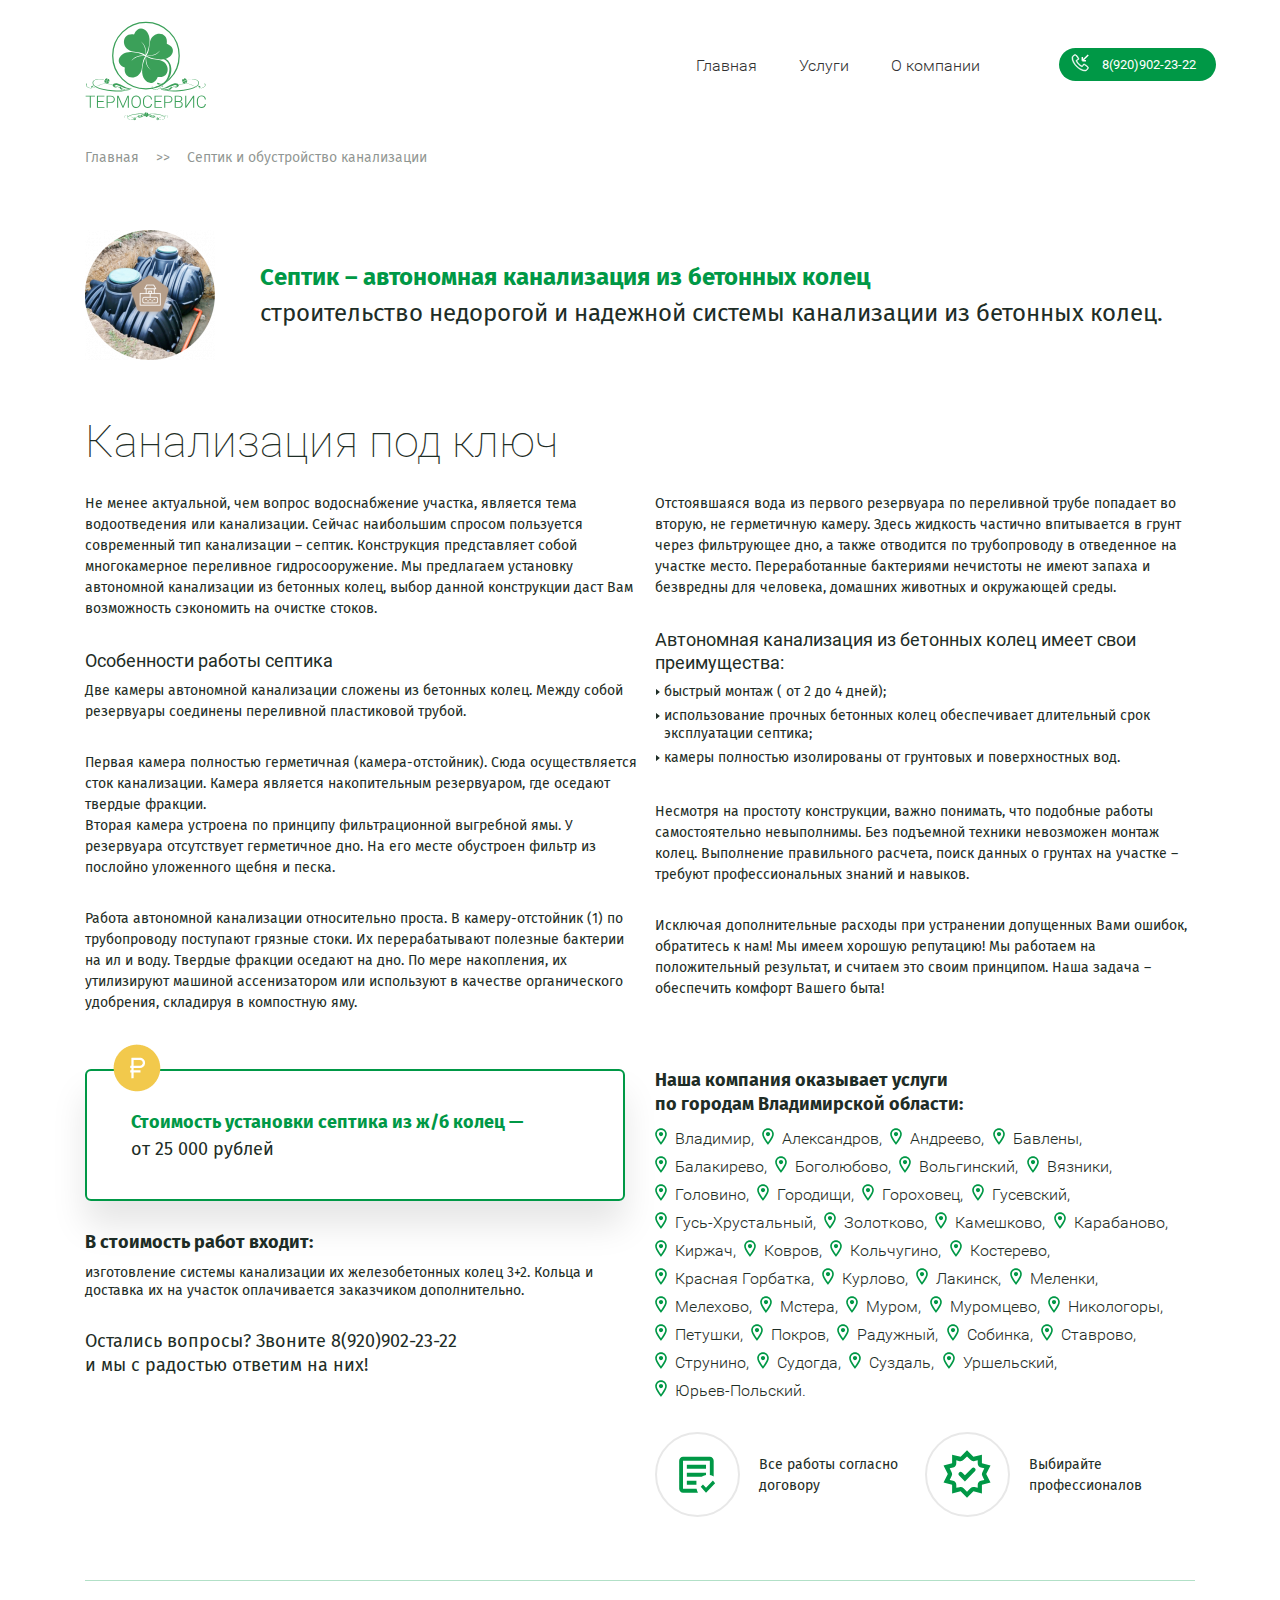
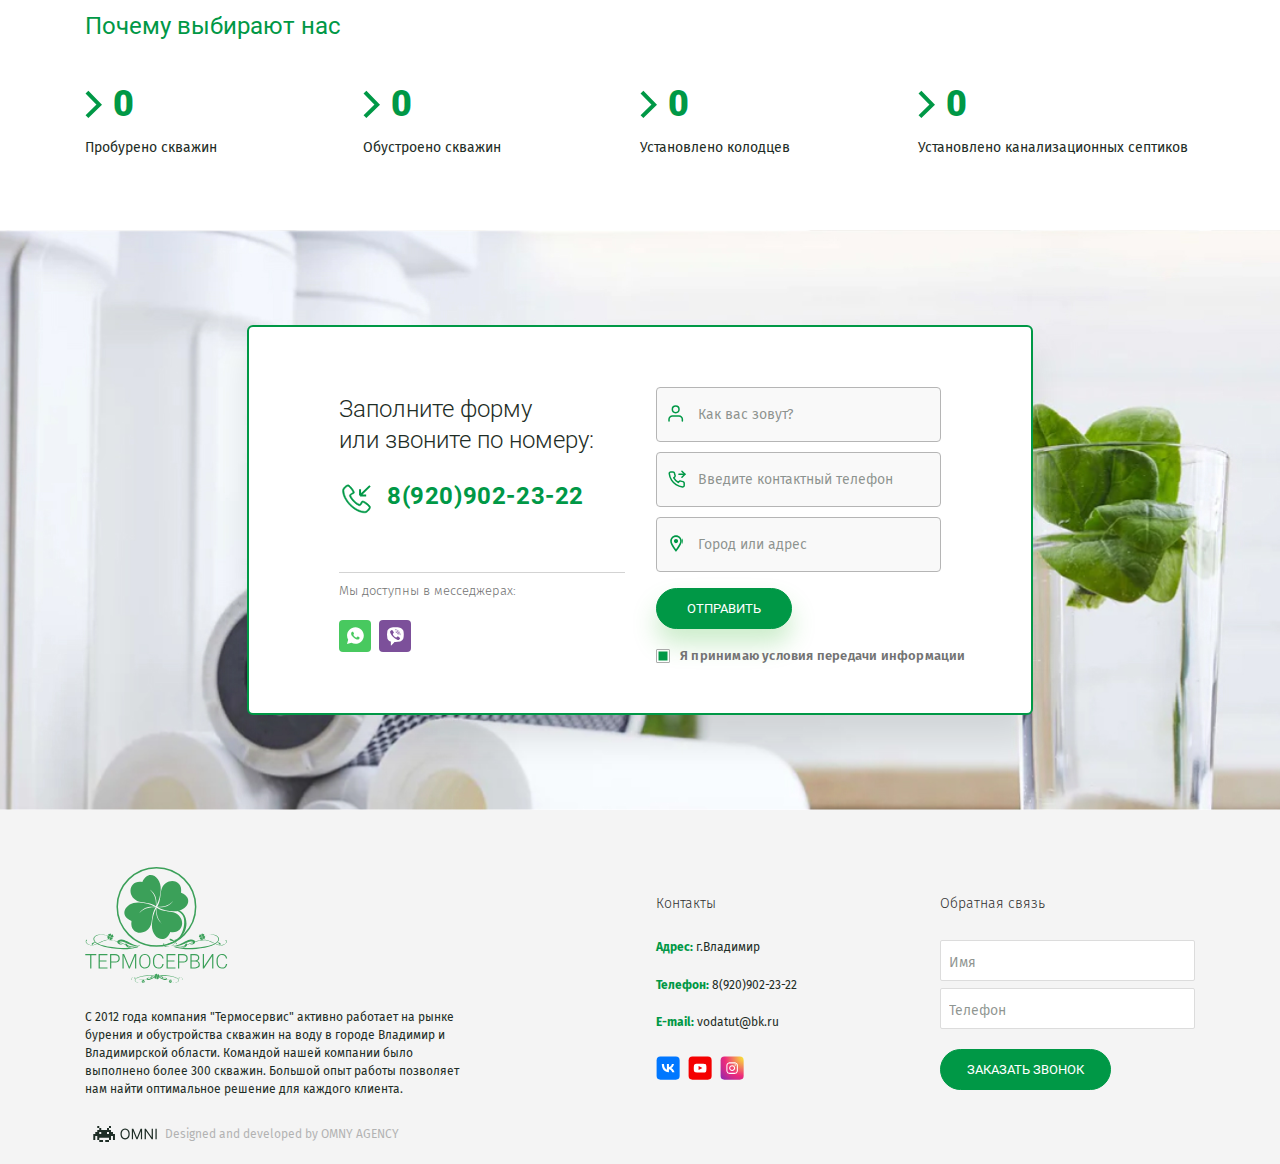
<file: septik-i-obustrojstvo-kanalizacii.html>
﻿<!DOCTYPE html>
<html lang="ru">

<head>
            <meta http-equiv="Content-Type" content="text/html; charset=[(modx_charset)]">
        <!-- <base href="/"> -->
        <title>Канализации во Владимире и Владимирской области: цена, расчет, список работ - Термосервис</title>
        
        <meta name="keywords" content="канализация, септик,канализация под ключ, канализация в дом">
        <meta name="description" content="Канализации во Владимире и области по низким ценам. Работы под ключ. Консультация по тел.: 8(920)902-23-22">
        <!-- Removed by WebCopy --><!--<base href="https://voda33.su/">--><!-- Removed by WebCopy -->

        <meta http-equiv="X-UA-Compatible" content="IE=edge">
        <meta name="viewport" content="width=device-width, initial-scale=1, maximum-scale=1">
        <!-- Template Basic Images Start -->
        <!--
        <meta property="og:image" content="path/to/image.jpg">
        -->
        <link rel="icon" href="theme/img/favicon/favicon.ico">
        <link rel="apple-touch-icon" sizes="180x180" href="theme/img/favicon/apple-touch-icon-180x180.png">
        <!-- Template Basic Images End -->
        <!-- Custom Browsers Color Start -->
        <meta name="theme-color" content="#000">
		<meta name="cmsmagazine" content="ee2d2778bcd81db04e7487b7b5857b15">
        <!-- Custom Browsers Color End -->
                <!-- CSS Libs -->
        <link rel="stylesheet" href="theme/libs/swiper-master/swiper.min.css">
        <link rel="stylesheet" href="theme/libs/fancybox/jquery.fancybox.min.css">
        <!-- CSS Custom -->
        <link rel="stylesheet" href="theme/css/main.min.css">
            <link rel="stylesheet" href="theme/css/custom.css">
    
    <!-- Yandex.Metrika counter -->
    <script type="text/javascript">
        (function(m,e,t,r,i,k,a){m[i]=m[i]||function(){(m[i].a=m[i].a||[]).push(arguments)};
            m[i].l=1*new Date();k=e.createElement(t),a=e.getElementsByTagName(t)[0],k.async=1,k.src=r,a.parentNode.insertBefore(k,a)})
        (window, document, "script", "https://mc.yandex.ru/metrika/tag.js", "ym");

        ym(57288943, "init", {
            clickmap:true,
            trackLinks:true,
            accurateTrackBounce:true
        });
    </script>
    <noscript><div><img src="watch/57288943" style="position:absolute; left:-9999px;" alt=""></div></noscript>
    <!-- /Yandex.Metrika counter -->
</head>

<body>

<!-- Custom HTML -->
<div class="main-wrapper">
    <!-- absolute поверх контента -->
    <header class="">
      <div class="my-container">
        <div class="123 h-logo">
          <a href="main.html">
            <svg width="122" height="100" viewbox="0 0 143 118" fill="none" xmlns="http://www.w3.org/2000/svg">
              <path
                d="M71.4331 80.0841C93.0906 80.0841 110.647 62.5272 110.647 40.8697C110.647 19.2123 93.0906 1.6554 71.4331 1.6554C49.7756 1.6554 32.2188 19.2123 32.2188 40.8697C32.2188 62.5272 49.7756 80.0841 71.4331 80.0841Z"
                stroke="#3BA059" stroke-width="1.5" stroke-miterlimit="22.9256"></path>
              <path fill-rule="evenodd" clip-rule="evenodd"
                d="M71.8464 110.557L71.8462 110.558L71.8467 110.558C71.823 110.833 71.797 111.057 71.857 111.377C71.9262 111.659 72.0964 111.909 72.2999 112.082L72.2759 112.109C72.0611 111.924 71.8605 111.648 71.7987 111.387C71.7506 111.134 71.7666 110.91 71.7931 110.655C71.5804 111.059 71.4501 111.504 71.4068 111.956C71.2969 113.1 72.447 113.809 72.9497 112.661L71.8714 110.605L72.9497 112.661C74.1803 112.901 74.3344 111.329 73.2466 110.991C72.9288 110.893 72.3631 110.903 71.9479 110.636C71.8501 110.573 71.8464 110.557 71.8464 110.557V110.557Z"
                fill="#3BA059"></path>
              <path fill-rule="evenodd" clip-rule="evenodd"
                d="M71.9588 110.539C72.3629 110.752 72.8072 110.882 73.259 110.926C74.4036 111.038 75.114 109.888 73.966 109.384L71.9087 110.46L73.966 109.384C74.2077 108.154 72.6355 107.998 72.2968 109.085C72.1979 109.403 72.2075 109.969 71.9404 110.384C71.8822 110.474 71.8638 110.484 71.8613 110.485C72.1361 110.508 72.3607 110.535 72.6804 110.475C72.9619 110.405 73.2118 110.235 73.3853 110.032L73.4117 110.056C73.2275 110.27 72.951 110.471 72.6903 110.533C72.4377 110.581 72.2131 110.565 71.9588 110.539V110.539Z"
                fill="#3BA059"></path>
              <path fill-rule="evenodd" clip-rule="evenodd"
                d="M71.7654 110.543C71.3355 110.298 70.8555 110.15 70.3669 110.103C69.2222 109.993 68.5131 111.143 69.6618 111.646L71.6944 110.58C71.4467 110.558 71.2325 110.54 70.9371 110.596C70.6554 110.665 70.4055 110.835 70.232 111.038L70.2058 111.014C70.3898 110.8 70.6664 110.599 70.9272 110.537C71.2143 110.483 71.4651 110.511 71.7647 110.543C71.7652 110.543 71.7654 110.543 71.7654 110.543V110.543ZM71.6944 110.58L69.6618 111.646C69.4214 112.876 70.9936 113.03 71.3311 111.943C71.4297 111.625 71.4196 111.059 71.6862 110.644C71.7035 110.617 71.7173 110.597 71.7281 110.583L71.6944 110.58Z"
                fill="#3BA059"></path>
              <path fill-rule="evenodd" clip-rule="evenodd"
                d="M71.7869 110.463C72.0311 110.033 72.1793 109.554 72.2263 109.065C72.3361 107.921 71.186 107.211 70.6832 108.36L71.7499 110.394C71.7715 110.146 71.7897 109.931 71.7342 109.635C71.665 109.354 71.4949 109.104 71.2913 108.93L71.3153 108.904C71.5301 109.088 71.7307 109.365 71.7925 109.625C71.8472 109.913 71.8191 110.163 71.7869 110.463ZM71.7499 110.394L70.6832 108.36C69.4527 108.12 69.2986 109.692 70.3863 110.029C70.7041 110.128 71.2699 110.118 71.685 110.385C71.7123 110.402 71.7323 110.416 71.7469 110.427L71.7499 110.394Z"
                fill="#3BA059"></path>
              <path
                d="M87.9308 80.0303C88.5654 80.0477 89.8048 80.6418 92.7387 80.0612C98.5021 78.9193 101.781 76.3567 104.612 75.7969C107.342 75.256 107.896 75.9263 108.004 76.4709C108.084 76.8804 107.889 77.486 106.777 77.7077C105.764 77.9081 105.118 77.8237 104.493 77.5917L104.363 77.724C105.061 78.3298 106.534 78.6056 107.343 78.4461C108.152 78.2846 110.458 77.1908 110.176 75.7583C109.878 74.2572 107.861 73.0968 104.523 73.758C100.274 74.5998 95.3068 78.7028 91.0582 79.5447C88.7334 80.0051 88.6501 79.5536 87.5098 79.6375L87.9308 80.0303V80.0303Z"
                fill="#3BA059"></path>
              <path
                d="M130.857 77.418C130.857 77.418 133.064 75.7601 133.798 77.4661C134.305 78.6509 135.519 79.2828 135.758 78.3474C135.982 77.4725 134.832 76.6555 133.83 76.4991C132.828 76.3407 131.964 76.2874 130.857 77.418V77.418Z"
                fill="#3BA059"></path>
              <path
                d="M92.6511 81.4648C93.4614 81.4455 97.4525 81.4038 100.426 79.8029C103.399 78.2039 115.228 72.8125 121.768 74.4589C128.31 76.1055 133.104 80.7337 137.975 79.1565C142.845 77.5803 141.724 74.7655 141.275 74.1676C140.827 73.5692 140.115 73.9979 140.6 74.5466C141.082 75.0962 141.486 75.1743 141.098 76.1542C140.714 77.1338 140.593 77.5543 138.509 78.5157C136.426 79.4784 134.973 79.5627 131.326 78.0676C127.68 76.5721 124.19 74.6074 121.54 74.1154C118.892 73.624 116.821 73.3992 109.447 75.6574C102.072 77.9135 99.6389 80.2732 95.49 80.6462C91.3412 81.0181 91.1299 80.8287 89.5457 80.6427C89.5457 80.6427 88.9671 80.8555 89.5642 81.0368C90.1612 81.2152 91.9682 81.4808 92.6511 81.4648V81.4648Z"
                fill="#3BA059"></path>
              <path
                d="M95.3633 81.8675C95.3633 81.8675 99.0915 81.7819 99.6121 79.8833C100.088 78.1367 101.526 76.6321 101.957 77.9215C102.385 79.2126 101.221 80.5933 99.5214 81.2885C97.8225 81.9839 96.5964 81.9626 95.3633 81.8675V81.8675Z"
                fill="#3BA059"></path>
              <path
                d="M133.999 72.8665C133.738 69.7677 129.297 68.2951 125.34 68.6289C122.482 68.8696 120.053 69.6167 119.15 70.0428C118.614 70.2776 118.296 70.432 118.302 70.4956C118.307 70.56 118.843 70.3549 119.165 70.2318C120.774 69.6191 123.162 69.0672 125.471 68.8731C128.329 68.6318 132.963 69.7692 133.225 72.868C133.567 76.9158 126.876 80.2829 110.058 81.7009C102.143 82.3681 95.0884 82.0711 89.8389 80.8579C89.9625 80.8068 89.5338 80.938 89.5391 81.0005C89.5453 81.0643 89.9693 81.2755 90.7051 81.4683C96.3079 82.9384 101.48 83.6981 111.154 82.8822C124.675 81.7424 134.405 77.6738 133.999 72.8665V72.8665Z"
                fill="#3BA059"></path>
              <path fill-rule="evenodd" clip-rule="evenodd"
                d="M117.093 70.7477L117.093 70.747L117.093 70.7469C117.021 70.438 116.954 70.1866 116.969 69.8125C117.001 69.4806 117.153 69.168 117.356 68.9368L117.324 68.9107C117.11 69.156 116.928 69.5039 116.901 69.811C116.888 70.1068 116.944 70.36 117.016 70.6454C116.707 70.2205 116.485 69.7364 116.36 69.2292C116.045 67.9448 117.237 66.9469 117.999 68.1705L117.114 70.6894L117.999 68.1705C119.36 67.6928 119.796 69.4565 118.614 70.0211C118.269 70.186 117.624 70.2684 117.195 70.6407C117.094 70.7285 117.093 70.7477 117.093 70.7477V70.7477Z"
                fill="#3BA059"></path>
              <path fill-rule="evenodd" clip-rule="evenodd"
                d="M117.222 70.7502C117.647 70.4406 118.131 70.2181 118.637 70.0932C119.922 69.7767 120.921 70.9668 119.698 71.7308L117.178 70.8478L119.698 71.7308C120.177 73.0909 118.414 73.5291 117.848 72.3479C117.683 72.0027 117.6 71.3573 117.227 70.9296C117.146 70.8365 117.123 70.8282 117.12 70.8275C117.429 70.755 117.68 70.6882 118.054 70.7033C118.386 70.7353 118.699 70.8875 118.93 71.0903L118.956 71.0587C118.711 70.8447 118.362 70.6623 118.055 70.6353C117.76 70.6225 117.507 70.6779 117.222 70.7502V70.7502Z"
                fill="#3BA059"></path>
              <path fill-rule="evenodd" clip-rule="evenodd"
                d="M117.003 70.7777C116.554 71.1273 116.033 71.3758 115.484 71.5103C114.2 71.8253 113.202 70.6343 114.426 69.8715L116.916 70.7472C116.638 70.8129 116.397 70.8689 116.051 70.855C115.719 70.823 115.407 70.6708 115.176 70.4679L115.15 70.4995C115.395 70.7136 115.743 70.896 116.05 70.9229C116.386 70.9375 116.667 70.8639 117.002 70.7776C117.003 70.7777 117.003 70.7777 117.003 70.7777ZM116.916 70.7472L114.426 69.8715C113.948 68.511 115.712 68.0747 116.276 69.2564C116.441 69.6019 116.524 70.2473 116.896 70.6754C116.92 70.7032 116.939 70.7234 116.954 70.7381L116.916 70.7472V70.7472Z"
                fill="#3BA059"></path>
              <path fill-rule="evenodd" clip-rule="evenodd"
                d="M117.04 70.8648C117.389 71.3133 117.637 71.8346 117.772 72.3824C118.087 73.6669 116.896 74.6648 116.133 73.4411L117.009 70.9495C117.075 71.2283 117.131 71.4694 117.117 71.8155C117.085 72.1474 116.933 72.46 116.73 72.6912L116.762 72.7172C116.976 72.472 117.158 72.1241 117.185 71.817C117.2 71.4812 117.126 71.2004 117.04 70.8648V70.8648ZM117.009 70.9495L116.133 73.4411C114.772 73.9189 114.336 72.1552 115.518 71.5906C115.863 71.4256 116.509 71.3433 116.937 70.9709C116.965 70.9465 116.986 70.9273 117 70.9123L117.009 70.9495Z"
                fill="#3BA059"></path>
              <path
                d="M54.5156 79.9719C53.8811 79.9894 52.6417 80.5834 49.7077 80.0028C43.9443 78.861 40.6659 76.2984 37.8341 75.7386C35.1042 75.1976 34.5501 75.868 34.4429 76.4126C34.3626 76.8221 34.5571 77.4276 35.6696 77.6494C36.6824 77.8497 37.3284 77.7653 37.9531 77.5334L38.0837 77.6656C37.3854 78.2714 35.9128 78.5472 35.1034 78.3878C34.2947 78.2263 31.9884 77.1324 32.2709 75.6999C32.5686 74.1989 34.585 73.0385 37.9237 73.6996C42.1724 74.5414 47.1397 78.6444 51.3882 79.4864C53.7131 79.9467 53.7964 79.4953 54.9367 79.5792L54.5156 79.9719V79.9719Z"
                fill="#3BA059"></path>
              <path
                d="M11.5883 77.3596C11.5883 77.3596 9.38184 75.7017 8.64817 77.4077C8.141 78.5925 6.92714 79.2244 6.68746 78.289C6.46346 77.4142 7.61327 76.5971 8.61609 76.4407C9.61784 76.2823 10.4816 76.2291 11.5883 77.3596V77.3596Z"
                fill="#3BA059"></path>
              <path
                d="M49.7948 81.4064C48.9845 81.3872 44.9934 81.3455 42.0196 79.7446C39.0468 78.1456 27.2175 72.7542 20.6776 74.4006C14.1364 76.0471 9.3419 80.6754 4.47053 79.0981C-0.398938 77.522 0.721761 74.7072 1.17047 74.1092C1.61894 73.5109 2.3305 73.9396 1.84638 74.4883C1.36381 75.0379 0.960257 75.116 1.34765 76.0959C1.73219 77.0755 1.85304 77.4959 3.93674 78.4574C6.02009 79.4201 7.47269 79.5044 11.1201 78.0093C14.7661 76.5138 18.2563 74.549 20.9057 74.0571C23.5539 73.5657 25.6252 73.3409 32.9992 75.599C40.3742 77.8552 42.8071 80.2149 46.9559 80.5879C51.1047 80.9598 51.316 80.7703 52.9003 80.5844C52.9003 80.5844 53.4788 80.7972 52.8817 80.9785C52.2847 81.1569 50.4778 81.4225 49.7948 81.4064V81.4064Z"
                fill="#3BA059"></path>
              <path
                d="M47.0839 81.8092C47.0839 81.8092 43.3556 81.7235 42.835 79.8249C42.3591 78.0783 40.921 76.5737 40.4905 77.8631C40.0624 79.1542 41.2257 80.5349 42.9257 81.2301C44.6246 81.9255 45.8508 81.9042 47.0839 81.8092Z"
                fill="#3BA059"></path>
              <path
                d="M8.44683 72.8081C8.70754 69.7094 13.1486 68.2367 17.1059 68.5705C19.9642 68.8113 22.3932 69.5584 23.2965 69.9845C23.8319 70.2193 24.15 70.3737 24.1435 70.4372C24.1391 70.5016 23.6031 70.2965 23.281 70.1734C21.6718 69.5607 19.2841 69.0089 16.9749 68.8147C14.1166 68.5735 9.48256 69.7108 9.22125 72.8097C8.87878 76.8575 15.57 80.2245 32.3878 81.6426C40.3031 82.3098 47.3575 82.0127 52.607 80.7996C52.4835 80.7485 52.9122 80.8796 52.9069 80.9422C52.9007 81.006 52.4767 81.2171 51.7409 81.41C46.1381 82.8801 40.9655 83.6398 31.2923 82.8239C17.7713 81.684 8.04066 77.6155 8.44683 72.8081V72.8081Z"
                fill="#3BA059"></path>
              <path fill-rule="evenodd" clip-rule="evenodd"
                d="M25.3517 70.6894L25.3522 70.6887L25.3516 70.6885C25.4241 70.3796 25.4911 70.1282 25.4759 69.7542C25.4439 69.4223 25.2917 69.1096 25.0889 68.8784L25.1206 68.8524C25.3345 69.0976 25.5169 69.4456 25.5439 69.7526C25.5567 70.0484 25.5012 70.3016 25.4287 70.5871C25.7379 70.1621 25.9599 69.678 26.0843 69.1708C26.3993 67.8864 25.2082 66.8886 24.4454 68.1122L25.3312 70.631L24.4454 68.1122C23.085 67.6345 22.6485 69.3982 23.8304 69.9627C24.1758 70.1277 24.8213 70.21 25.2494 70.5823C25.3504 70.6701 25.3517 70.6894 25.3517 70.6894V70.6894Z"
                fill="#3BA059"></path>
              <path fill-rule="evenodd" clip-rule="evenodd"
                d="M25.222 70.6918C24.7976 70.3822 24.3136 70.1597 23.8066 70.0348C22.5225 69.7182 21.5234 70.9083 22.7462 71.6724L25.266 70.7894L22.7462 71.6724C22.2669 73.0325 24.0301 73.4707 24.596 72.2895C24.7614 71.9443 24.8444 71.2989 25.2171 70.8711C25.2983 70.7781 25.321 70.7698 25.324 70.7691C25.0153 70.6966 24.764 70.6298 24.3902 70.6449C24.0582 70.6769 23.7455 70.8291 23.5143 71.0319L23.4884 71.0003C23.7335 70.7863 24.0816 70.6039 24.3887 70.5769C24.6841 70.5641 24.9369 70.6195 25.222 70.6918V70.6918Z"
                fill="#3BA059"></path>
              <path fill-rule="evenodd" clip-rule="evenodd"
                d="M25.4414 70.7193C25.8901 71.0689 26.4117 71.3174 26.96 71.4519C28.2444 71.7669 29.2422 70.5759 28.0185 69.8131L25.5285 70.6888C25.8067 70.7545 26.0474 70.8105 26.3929 70.7966C26.7249 70.7646 27.0376 70.6124 27.2688 70.4095L27.2947 70.4411C27.0496 70.6551 26.7015 70.8375 26.3946 70.8645C26.0587 70.8791 25.7778 70.8055 25.4422 70.7192C25.4416 70.7193 25.4414 70.7193 25.4414 70.7193ZM25.5285 70.6888L28.0185 69.8131C28.4963 68.4526 26.7326 68.0162 26.1681 69.198C26.0031 69.5435 25.9208 70.1888 25.5485 70.617C25.5242 70.6448 25.5053 70.665 25.4906 70.6797L25.5285 70.6888V70.6888Z"
                fill="#3BA059"></path>
              <path fill-rule="evenodd" clip-rule="evenodd"
                d="M25.4049 70.8064C25.0557 71.2549 24.8074 71.7762 24.673 72.324C24.358 73.6085 25.5491 74.6064 26.3119 73.3827L25.4356 70.8912C25.3698 71.1699 25.3136 71.411 25.3275 71.7571C25.3596 72.089 25.5117 72.4016 25.7145 72.6329L25.6829 72.6588C25.469 72.4136 25.2865 72.0657 25.2595 71.7586C25.2449 71.4228 25.3185 71.142 25.4049 70.8064V70.8064ZM25.4356 70.8912L26.3119 73.3827C27.6724 73.8605 28.1088 72.0968 26.9269 71.5322C26.5815 71.3672 25.936 71.285 25.5079 70.9125C25.4797 70.8881 25.4593 70.8689 25.4444 70.854L25.4356 70.8912Z"
                fill="#3BA059"></path>
              <path fill-rule="evenodd" clip-rule="evenodd"
                d="M71.0262 40.3575L71.0298 40.35C71.2199 30.8165 68.8927 27.9721 65.3202 23.8992C65.1034 23.6521 65.6608 24.0843 65.3634 23.8337C70.5524 28.2077 71.886 32.1659 71.3363 39.7665L71.3926 39.655C74.0789 34.5527 75.3432 29.4751 75.7269 23.7641C76.6341 10.2662 62.8709 2.31419 57.3452 15.9904L70.7167 39.8062L57.3452 15.9904C42.7935 13.5776 41.5103 32.1189 54.4153 35.7215C58.1864 36.7742 64.8348 36.4643 69.8063 39.46C70.9786 40.1664 71.0265 40.3575 71.0262 40.3575V40.3575Z"
                fill="#3BA059"></path>
              <path fill-rule="evenodd" clip-rule="evenodd"
                d="M82.5176 78.7842C87.0131 77.3375 91.2803 74.9704 94.8595 71.8819C106.418 61.9087 101.735 42.4158 89.3263 43.5802L89.4481 44.5668C92.438 44.3454 95.2094 46.5267 96.9941 48.5913C101.588 53.905 98.3105 67.2251 93.7682 71.4967C89.2259 75.7684 86.4607 76.4406 82.3037 77.9948L82.5176 78.7842V78.7842Z"
                fill="#3BA059"></path>
              <path
                d="M70.9861 110.875C71.2995 110.866 71.9115 110.573 73.3603 110.86C76.2062 111.424 77.825 112.689 79.2233 112.965C80.5712 113.233 80.8449 112.902 80.8977 112.633C80.9374 112.43 80.8413 112.131 80.2921 112.022C79.7919 111.923 79.473 111.965 79.1645 112.079L79.1 112.014C79.4448 111.715 80.1719 111.579 80.5717 111.657C80.971 111.737 82.1097 112.277 81.9703 112.984C81.8233 113.726 80.8275 114.299 79.179 113.972C77.0811 113.557 74.6283 111.531 72.5304 111.115C71.3825 110.888 71.3413 111.11 70.7783 111.069L70.9861 110.875V110.875Z"
                fill="#3BA059"></path>
              <path
                d="M92.1826 112.165C92.1826 112.165 93.2721 112.984 93.6344 112.141C93.8848 111.556 94.4841 111.244 94.6026 111.706C94.7131 112.138 94.1454 112.542 93.6502 112.619C93.1556 112.697 92.7291 112.723 92.1826 112.165Z"
                fill="#3BA059"></path>
              <path
                d="M73.3169 110.167C73.717 110.176 75.6877 110.197 77.1563 110.987C78.6241 111.777 84.4652 114.439 87.6946 113.626C90.9245 112.813 93.2919 110.528 95.6974 111.307C98.1018 112.085 97.5484 113.475 97.3268 113.77C97.1054 114.065 96.754 113.854 96.9931 113.583C97.2314 113.311 97.4307 113.273 97.2393 112.789C97.0495 112.305 96.9898 112.098 95.961 111.623C94.9322 111.148 94.2149 111.106 92.4138 111.844C90.6135 112.583 88.8901 113.553 87.5819 113.796C86.2743 114.038 85.2514 114.149 81.6103 113.034C77.9687 111.92 76.7673 110.755 74.7187 110.571C72.6701 110.387 72.5658 110.481 71.7835 110.573C71.7835 110.573 71.4977 110.467 71.7927 110.378C72.0875 110.29 72.9797 110.159 73.3169 110.167V110.167Z"
                fill="#3BA059"></path>
              <path
                d="M74.6553 109.968C74.6553 109.968 76.4962 110.01 76.7532 110.948C76.9883 111.81 77.6984 112.553 77.911 111.916C78.1224 111.279 77.5479 110.597 76.7084 110.254C75.8696 109.91 75.2642 109.921 74.6553 109.968V109.968Z"
                fill="#3BA059"></path>
              <path
                d="M93.735 114.412C93.6062 115.943 91.4133 116.67 89.4592 116.505C88.0479 116.386 86.8484 116.017 86.4024 115.807C86.138 115.691 85.9809 115.615 85.9842 115.583C85.9864 115.551 86.251 115.653 86.4101 115.713C87.2046 116.016 88.3837 116.288 89.524 116.384C90.9352 116.503 93.2236 115.942 93.3525 114.412C93.5217 112.413 90.2176 110.75 81.9133 110.05C78.0048 109.721 74.5214 109.867 71.9293 110.466C71.9903 110.492 71.7787 110.427 71.7813 110.396C71.7842 110.364 71.9936 110.26 72.357 110.165C75.1236 109.439 77.6777 109.064 82.4542 109.467C89.1307 110.03 93.9355 112.039 93.735 114.412V114.412Z"
                fill="#3BA059"></path>
              <path fill-rule="evenodd" clip-rule="evenodd"
                d="M85.3854 115.459L85.3852 115.459L85.3855 115.459C85.3496 115.612 85.3166 115.736 85.3241 115.92C85.3399 116.084 85.415 116.239 85.5152 116.353L85.4996 116.366C85.3939 116.245 85.3039 116.073 85.2906 115.921C85.2841 115.775 85.3116 115.65 85.3474 115.509C85.1947 115.719 85.0851 115.958 85.0237 116.208C84.8681 116.843 85.4562 117.335 85.8329 116.731L85.3955 115.487L85.8329 116.731C86.5047 116.967 86.7202 116.096 86.1366 115.817C85.966 115.736 85.6474 115.695 85.4359 115.511C85.3861 115.468 85.3854 115.459 85.3854 115.459V115.459Z"
                fill="#3BA059"></path>
              <path fill-rule="evenodd" clip-rule="evenodd"
                d="M85.4508 115.457C85.6604 115.61 85.8994 115.72 86.1496 115.782C86.7837 115.938 87.2771 115.351 86.6733 114.973L85.429 115.409L86.6733 114.973C86.9099 114.302 86.0393 114.085 85.7599 114.669C85.6782 114.839 85.6372 115.158 85.4531 115.369C85.4131 115.415 85.4019 115.419 85.4004 115.419C85.5529 115.455 85.6769 115.488 85.8616 115.481C86.0254 115.465 86.1798 115.39 86.294 115.289L86.3068 115.305C86.1857 115.411 86.0139 115.501 85.8623 115.514C85.7164 115.52 85.5915 115.493 85.4508 115.457V115.457Z"
                fill="#3BA059"></path>
              <path fill-rule="evenodd" clip-rule="evenodd"
                d="M85.3418 115.444C85.1203 115.271 84.8628 115.149 84.592 115.082C83.9578 114.927 83.4651 115.515 84.0693 115.891L85.2988 115.459C85.1616 115.426 85.0426 115.399 84.872 115.406C84.7081 115.422 84.5537 115.497 84.4395 115.597L84.4267 115.581C84.5478 115.476 84.7196 115.385 84.8713 115.372C85.037 115.365 85.1757 115.401 85.3415 115.444C85.3417 115.444 85.3418 115.444 85.3418 115.444V115.444ZM85.2988 115.459L84.0693 115.891C83.8334 116.563 84.7043 116.779 84.9831 116.195C85.0645 116.025 85.1052 115.706 85.2891 115.494C85.3009 115.481 85.3103 115.471 85.3176 115.463L85.2988 115.459V115.459Z"
                fill="#3BA059"></path>
              <path fill-rule="evenodd" clip-rule="evenodd"
                d="M85.3587 115.401C85.5312 115.179 85.6538 114.922 85.7202 114.651C85.8758 114.017 85.2876 113.524 84.911 114.129L85.3435 115.359C85.3761 115.221 85.4039 115.102 85.397 114.931C85.3812 114.768 85.306 114.613 85.2058 114.499L85.2215 114.486C85.3271 114.607 85.4172 114.779 85.4305 114.931C85.4378 115.096 85.4014 115.235 85.3587 115.401V115.401ZM85.3435 115.359L84.911 114.129C84.2391 113.893 84.0237 114.764 84.6072 115.042C84.7778 115.124 85.0965 115.165 85.3079 115.348C85.3218 115.36 85.3319 115.37 85.3393 115.377L85.3435 115.359V115.359Z"
                fill="#3BA059"></path>
              <path
                d="M72.5857 110.866C72.2724 110.857 71.6604 110.564 70.2116 110.85C67.3658 111.414 65.7469 112.68 64.3486 112.956C63.0007 113.223 62.727 112.892 62.674 112.623C62.6345 112.421 62.7305 112.122 63.2799 112.013C63.78 111.914 64.099 111.955 64.4074 112.07L64.4718 112.005C64.127 111.705 63.4 111.569 63.0002 111.648C62.601 111.728 61.4622 112.268 61.6016 112.975C61.7486 113.716 62.7443 114.289 64.3928 113.963C66.4908 113.547 68.9436 111.521 71.0414 111.105C72.1895 110.878 72.2306 111.101 72.7936 111.06L72.5857 110.866V110.866Z"
                fill="#3BA059"></path>
              <path
                d="M51.39 112.156C51.39 112.156 50.3004 112.974 49.9382 112.132C49.6877 111.547 49.0884 111.235 48.97 111.697C48.8595 112.129 49.4271 112.532 49.9224 112.609C50.417 112.688 50.8435 112.714 51.39 112.156Z"
                fill="#3BA059"></path>
              <path
                d="M70.2551 110.157C69.855 110.167 67.8841 110.187 66.4157 110.978C64.9478 111.768 59.1067 114.43 55.8774 113.617C52.6475 112.804 50.28 110.518 47.8746 111.297C45.4702 112.075 46.0236 113.465 46.2451 113.761C46.4666 114.056 46.8178 113.844 46.5789 113.573C46.3405 113.302 46.1413 113.263 46.3325 112.78C46.5225 112.296 46.5821 112.088 47.611 111.614C48.6398 111.138 49.357 111.097 51.158 111.835C52.9584 112.573 54.6817 113.543 55.9901 113.786C57.2977 114.029 58.3205 114.14 61.9617 113.025C65.6033 111.911 66.8047 110.746 68.8533 110.562C70.9019 110.378 71.0062 110.471 71.7885 110.563C71.7885 110.563 72.0741 110.458 71.7793 110.369C71.4845 110.281 70.5923 110.149 70.2551 110.157Z"
                fill="#3BA059"></path>
              <path
                d="M68.9169 109.959C68.9169 109.959 67.076 110.001 66.819 110.938C66.5839 111.801 65.8738 112.544 65.6612 111.907C65.4498 111.27 66.0242 110.588 66.8636 110.244C67.7026 109.901 68.308 109.912 68.9169 109.959V109.959Z"
                fill="#3BA059"></path>
              <path
                d="M49.8381 114.403C49.9669 115.933 52.1598 116.66 54.1139 116.496C55.5252 116.377 56.7246 116.008 57.1707 115.797C57.435 115.681 57.5922 115.605 57.5889 115.574C57.5867 115.542 57.3221 115.643 57.163 115.704C56.3685 116.007 55.1894 116.279 54.0491 116.375C52.6377 116.494 50.3495 115.933 50.2205 114.402C50.0514 112.404 53.3555 110.741 61.6598 110.041C65.5683 109.711 69.0516 109.858 71.6437 110.457C71.5828 110.482 71.7944 110.418 71.7917 110.387C71.7887 110.355 71.5793 110.251 71.2161 110.156C68.4494 109.43 65.8953 109.055 61.1189 109.458C54.4424 110.02 49.6376 112.029 49.8381 114.403Z"
                fill="#3BA059"></path>
              <path fill-rule="evenodd" clip-rule="evenodd"
                d="M58.1865 115.449L58.1867 115.45L58.1865 115.45C58.2223 115.602 58.2553 115.726 58.2478 115.911C58.2321 116.075 58.1569 116.229 58.0567 116.343L58.0724 116.356C58.1781 116.235 58.2681 116.063 58.2815 115.912C58.2877 115.766 58.2604 115.641 58.2245 115.5C58.3772 115.71 58.4869 115.949 58.5483 116.199C58.7039 116.833 58.1157 117.326 57.7391 116.722L58.1764 115.478L57.7391 116.722C57.0672 116.958 56.8518 116.087 57.4354 115.808C57.6059 115.727 57.9246 115.686 58.136 115.502C58.1859 115.459 58.1866 115.449 58.1865 115.449V115.449Z"
                fill="#3BA059"></path>
              <path fill-rule="evenodd" clip-rule="evenodd"
                d="M58.1225 115.448C57.9128 115.601 57.6739 115.711 57.4235 115.773C56.7894 115.929 56.2961 115.341 56.8999 114.964L58.1441 115.4L56.8999 114.964C56.6632 114.292 57.5339 114.076 57.8133 114.659C57.895 114.83 57.936 115.148 58.1201 115.36C58.1601 115.406 58.1713 115.41 58.1727 115.41C58.0204 115.446 57.8963 115.479 57.7117 115.471C57.5478 115.455 57.3934 115.38 57.2792 115.28L57.2664 115.296C57.3875 115.401 57.5593 115.492 57.711 115.505C57.8568 115.511 57.9816 115.484 58.1225 115.448V115.448Z"
                fill="#3BA059"></path>
              <path fill-rule="evenodd" clip-rule="evenodd"
                d="M58.2314 115.435C58.4531 115.262 58.7106 115.139 58.9813 115.073C59.6155 114.917 60.1083 115.505 59.504 115.882L58.2745 115.45C58.4118 115.417 58.5308 115.389 58.7013 115.396C58.8653 115.412 59.0197 115.487 59.1339 115.588L59.1466 115.572C59.0256 115.466 58.8538 115.376 58.7021 115.363C58.5363 115.356 58.3976 115.392 58.2319 115.435C58.2316 115.435 58.2314 115.435 58.2314 115.435V115.435ZM58.2745 115.45L59.504 115.882C59.74 116.554 58.8691 116.769 58.5903 116.186C58.5088 116.015 58.4682 115.696 58.2843 115.485C58.2724 115.471 58.2631 115.461 58.2557 115.454L58.2745 115.45Z"
                fill="#3BA059"></path>
              <path fill-rule="evenodd" clip-rule="evenodd"
                d="M58.2132 115.391C58.0407 115.17 57.9182 114.913 57.8518 114.642C57.6962 114.008 58.2845 113.515 58.661 114.119L58.2284 115.35C58.1958 115.212 58.1681 115.093 58.175 114.922C58.1908 114.758 58.2659 114.604 58.3661 114.49L58.3505 114.477C58.2449 114.598 58.1548 114.77 58.1414 114.921C58.1343 115.087 58.1705 115.226 58.2132 115.391V115.391ZM58.2284 115.35L58.661 114.119C59.3328 113.883 59.5483 114.754 58.9648 115.033C58.7942 115.115 58.4755 115.155 58.264 115.339C58.2501 115.351 58.24 115.361 58.2328 115.368L58.2284 115.35Z"
                fill="#3BA059"></path>
              <path
                d="M92.2258 72.8632C92.2258 72.8632 89.1772 75.0108 87.6299 73.7936C86.2088 72.6721 84.1578 72.3173 84.5782 73.6099C85.0016 74.9027 86.7579 75.3213 88.5381 74.8696C90.3176 74.4188 91.2908 73.6727 92.2258 72.8632Z"
                fill="#3BA059"></path>
              <path
                d="M96.6692 70.8134C91.1723 74.7229 88.3858 80.7763 83.2742 81.0756C78.1648 81.3752 78.1869 78.3457 78.3878 77.6256C78.5883 76.9052 79.4069 77.0463 79.1553 77.7333C78.9051 78.4207 78.5575 78.6399 79.2742 79.4122C79.9884 80.1854 80.2535 80.5333 82.5441 80.6724C84.8348 80.8127 86.2191 80.3639 89.0745 77.6464C91.9284 74.9289 94.4669 71.831 96.757 70.4105C98.368 69.4113 97.6226 70.1338 96.6692 70.8134Z"
                fill="#3BA059"></path>
              <path
                d="M91.4208 75.5717C91.4208 75.5717 90.4204 76.5777 91.2371 77.072C91.8044 77.4143 92.0402 78.077 91.547 78.1329C91.0857 78.1849 90.7511 77.5417 90.7424 77.0199C90.7328 76.4987 90.7668 76.0551 91.4208 75.5717V75.5717Z"
                fill="#3BA059"></path>
              <path fill-rule="evenodd" clip-rule="evenodd"
                d="M71.9072 40.8613L71.9148 40.8646C81.4501 40.898 84.2558 38.5243 88.2695 34.8854C88.513 34.6646 88.0899 35.2289 88.3357 34.9276C84.0476 40.1877 80.1118 41.5862 72.5032 41.1615L72.6156 41.216C77.7614 43.818 82.8591 44.9988 88.5757 45.2885C102.087 45.9735 109.811 32.0815 96.046 26.7813L72.4534 40.5427L96.046 26.7813C98.2192 12.192 79.6594 11.2138 76.2694 24.1763C75.2788 27.9642 75.6981 34.6066 72.7844 39.6267C72.0975 40.8104 71.9072 40.8615 71.9072 40.8613V40.8613Z"
                fill="#3BA059"></path>
              <path fill-rule="evenodd" clip-rule="evenodd"
                d="M71.6458 41.5756L71.6423 41.5831C71.4522 51.1166 73.7794 53.9609 77.3519 58.0338C77.5686 58.2809 77.0113 57.8487 77.3086 58.0993C72.1196 53.7254 70.7861 49.7671 71.3358 42.1665L71.2795 42.278C68.5932 47.3804 67.3288 52.4579 66.9451 58.169C66.038 71.6669 79.8011 79.6188 85.3269 65.9427L71.9554 42.1268L85.3269 65.9427C99.8785 68.3554 101.162 49.8142 88.2568 46.2116C84.4857 45.1588 77.8373 45.4687 72.8658 42.473C71.6935 41.7667 71.6456 41.5756 71.6458 41.5756V41.5756Z"
                fill="#3BA059"></path>
              <path fill-rule="evenodd" clip-rule="evenodd"
                d="M70.8864 41.2659L70.8789 41.2623C61.3457 41.0606 58.4985 43.3843 54.4212 46.9519C54.1739 47.1684 54.6068 46.6115 54.3558 46.9085C58.736 41.7248 62.6959 40.3962 70.2958 40.9552L70.1844 40.8987C65.0853 38.2061 60.0093 36.9356 54.2988 36.545C40.8019 35.6213 32.8332 49.3748 46.5026 54.9173L70.3347 41.5747L46.5026 54.9173C44.0721 69.4659 62.6119 70.7717 66.2301 57.8712C67.2875 54.1014 66.9857 47.4526 69.9875 42.4848C70.6952 41.3133 70.8864 41.2657 70.8864 41.2659V41.2659Z"
                fill="#3BA059"></path>
              <path d="M11.2845 89.1383H6.38174V102.412H5.17324V89.1383H0.280273V88.1067H11.2845V89.1383Z" fill="#3BA059">
              </path>
              <path
                d="M21.5028 95.5542H14.8118V101.39H22.5049V102.412H13.6033V88.1067H22.4558V89.1383H14.8118V94.5324H21.5028V95.5542Z"
                fill="#3BA059"></path>
              <path
                d="M26.268 96.5859V102.412H25.0595V88.1067H29.9328C31.4197 88.1067 32.5922 88.4866 33.4502 89.2464C34.3149 90.0062 34.7472 91.051 34.7472 92.3807C34.7472 93.7234 34.3312 94.7616 33.4994 95.4953C32.6741 96.2223 31.4754 96.5859 29.9033 96.5859H26.268ZM26.268 95.564H29.9328C31.1053 95.564 31.9994 95.2857 32.6151 94.7289C33.2308 94.1721 33.5387 93.3959 33.5387 92.4003C33.5387 91.4112 33.2308 90.6252 32.6151 90.0423C32.0059 89.4527 31.138 89.1514 30.0114 89.1383H26.268V95.564Z"
                fill="#3BA059"></path>
              <path
                d="M39.0605 88.1067L44.3366 100.732L49.6324 88.1067H51.2437V102.412H50.0352V96.183L50.1335 89.7966L44.8082 102.412H43.8748L38.5692 89.8458L38.6674 96.1437V102.412H37.4589V88.1067H39.0605Z"
                fill="#3BA059"></path>
              <path
                d="M65.4412 96.0357C65.4412 97.3522 65.2119 98.5083 64.7534 99.504C64.3015 100.5 63.653 101.266 62.808 101.803C61.9631 102.34 60.9871 102.609 59.8801 102.609C58.2098 102.609 56.8605 102.013 55.8321 100.821C54.8037 99.6219 54.2896 98.0072 54.2896 95.9767V94.5029C54.2896 93.1994 54.5188 92.0466 54.9773 91.0444C55.4424 90.0357 56.0974 89.2628 56.9424 88.7257C57.7873 88.182 58.76 87.9102 59.8605 87.9102C60.9609 87.9102 61.9303 88.1755 62.7687 88.706C63.6137 89.2366 64.2654 89.9866 64.724 90.956C65.1825 91.9254 65.4215 93.0488 65.4412 94.3261V96.0357ZM64.2327 94.4833C64.2327 92.7606 63.843 91.4112 63.0635 90.4353C62.284 89.4593 61.2163 88.9713 59.8605 88.9713C58.5308 88.9713 57.4697 89.4626 56.6771 90.4451C55.8911 91.4211 55.4981 92.7868 55.4981 94.5422V96.0357C55.4981 97.7321 55.8911 99.0782 56.6771 100.074C57.4631 101.063 58.5308 101.557 59.8801 101.557C61.2491 101.557 62.3168 101.069 63.0831 100.093C63.8495 99.1109 64.2327 97.7452 64.2327 95.9963V94.4833Z"
                fill="#3BA059"></path>
              <path
                d="M78.6168 97.9516C78.4531 99.4581 77.9127 100.611 76.9957 101.41C76.0852 102.209 74.8701 102.609 73.3505 102.609C72.2894 102.609 71.3494 102.343 70.5307 101.813C69.7184 101.282 69.0896 100.532 68.6442 99.5629C68.1988 98.5869 67.9728 97.4734 67.9663 96.2223V94.3654C67.9663 93.0946 68.189 91.968 68.6344 90.9855C69.0798 90.003 69.7184 89.2464 70.5503 88.7159C71.3887 88.1787 72.3516 87.9102 73.4389 87.9102C74.9717 87.9102 76.1802 88.3261 77.0644 89.158C77.9553 89.9833 78.4727 91.1263 78.6168 92.587H77.3985C77.0972 90.1569 75.7773 88.9418 73.4389 88.9418C72.142 88.9418 71.1071 89.4265 70.3342 90.396C69.5678 91.3654 69.1846 92.7049 69.1846 94.4145V96.1634C69.1846 97.814 69.558 99.1306 70.3047 100.113C71.058 101.096 72.0732 101.587 73.3505 101.587C74.6147 101.587 75.5677 101.286 76.2097 100.683C76.8516 100.074 77.2478 99.1633 77.3985 97.9516H78.6168Z"
                fill="#3BA059"></path>
              <path
                d="M89.4541 95.5542H82.7631V101.39H90.4562V102.412H81.5546V88.1067H90.4071V89.1383H82.7631V94.5324H89.4541V95.5542Z"
                fill="#3BA059"></path>
              <path
                d="M94.2193 96.5859V102.412H93.0108V88.1067H97.8841C99.371 88.1067 100.543 88.4866 101.402 89.2464C102.266 90.0062 102.698 91.051 102.698 92.3807C102.698 93.7234 102.283 94.7616 101.451 95.4953C100.625 96.2223 99.4267 96.5859 97.8546 96.5859H94.2193ZM94.2193 95.564H97.8841C99.0566 95.564 99.9507 95.2857 100.566 94.7289C101.182 94.1721 101.49 93.3959 101.49 92.4003C101.49 91.4112 101.182 90.6252 100.566 90.0423C99.9572 89.4527 99.0893 89.1514 97.9627 89.1383H94.2193V95.564Z"
                fill="#3BA059"></path>
              <path
                d="M105.41 102.412V88.1067H109.635C111.168 88.1067 112.33 88.4244 113.123 89.0597C113.916 89.6886 114.312 90.6187 114.312 91.8501C114.312 92.5903 114.109 93.2355 113.703 93.7857C113.303 94.3293 112.753 94.7191 112.052 94.9549C112.884 95.1383 113.552 95.5477 114.056 96.183C114.567 96.8184 114.823 97.552 114.823 98.3839C114.823 99.6481 114.413 100.637 113.595 101.351C112.782 102.059 111.649 102.412 110.195 102.412H105.41ZM106.619 95.5346V101.39H110.244C111.279 101.39 112.098 101.128 112.701 100.604C113.31 100.074 113.614 99.3402 113.614 98.4035C113.614 97.5193 113.323 96.8217 112.74 96.3108C112.163 95.7933 111.364 95.5346 110.343 95.5346H106.619ZM106.619 94.5226H109.92C110.929 94.5029 111.708 94.2671 112.258 93.8151C112.815 93.3566 113.094 92.6918 113.094 91.8206C113.094 90.9036 112.805 90.2289 112.229 89.7966C111.659 89.3578 110.794 89.1383 109.635 89.1383H106.619V94.5226Z"
                fill="#3BA059"></path>
              <path
                d="M127.153 88.1067H128.362V102.412H127.153V90.17L119.008 102.412H117.79V88.1067H119.008V100.339L127.153 88.1067Z"
                fill="#3BA059"></path>
              <path
                d="M142.166 97.9516C142.003 99.4581 141.462 100.611 140.545 101.41C139.635 102.209 138.42 102.609 136.9 102.609C135.839 102.609 134.899 102.343 134.08 101.813C133.268 101.282 132.639 100.532 132.194 99.5629C131.748 98.5869 131.522 97.4734 131.516 96.2223V94.3654C131.516 93.0946 131.739 91.968 132.184 90.9855C132.629 90.003 133.268 89.2464 134.1 88.7159C134.938 88.1787 135.901 87.9102 136.989 87.9102C138.521 87.9102 139.73 88.3261 140.614 89.158C141.505 89.9833 142.022 91.1263 142.166 92.587H140.948C140.647 90.1569 139.327 88.9418 136.989 88.9418C135.692 88.9418 134.657 89.4265 133.884 90.396C133.117 91.3654 132.734 92.7049 132.734 94.4145V96.1634C132.734 97.814 133.108 99.1306 133.854 100.113C134.608 101.096 135.623 101.587 136.9 101.587C138.164 101.587 139.117 101.286 139.759 100.683C140.401 100.074 140.797 99.1633 140.948 97.9516H142.166Z"
                fill="#3BA059"></path>
            </svg>
          </a>
        </div>
  
        <span class="h-adap-mnu"><span>Меню</span></span>
  
        <ul class="h-mnu">
  
          <li><a href="main.html">Главная</a></li>
          <!-- h-with-sub внутри еще одно меню, которое появляется при наведении -->
          <li class="h-with-sub  ">
            <a class="link">Услуги</a>
            <ul class="hws-ul">
              <li><a href="burenie-skvazhin-na-vodu.html">Бурение скважин на воду</a></li>
              <li><a href="burenie-artezianskih-skvazhin.html">Бурение артезианских скважин</a></li>
              <li><a href="sistemi-vodopodqotovki.html">Системы водоподготовки</a></li>
              <li><a href="obustrojstvo-skvazhin-na-vodu.html">Обустройство скважин на воду</a></li>
              <li><a href="septik-i-obustrojstvo-kanalizacii.html">Септик и обустройство канализации</a></li>
              <li><a href="himicheskij-analiz-vody.html">Химический анализ воды</a></li>
            </ul>
          </li>
          <li><a href="company.html">О компании</a></li>
  
        </ul>
  
  
        <a href="tel:89209022322" class="h-phone">
          <div class="hp-img">
            <svg width="18" height="18" viewbox="0 0 18 18" fill="none" xmlns="http://www.w3.org/2000/svg">
              <path
                d="M14.2132 16.9983C12.743 16.9983 11.179 16.5816 9.56439 15.7599C8.07593 15.0021 6.60574 13.9173 5.31237 12.6225C4.01901 11.3277 2.93566 9.8561 2.17857 8.36707C1.35838 6.75188 0.94165 5.18815 0.94165 3.71821C0.94165 2.76537 1.82991 1.84489 2.21095 1.4938C2.75967 0.988327 3.62302 0.398193 4.25062 0.398193C4.56275 0.398193 4.92802 0.602374 5.40203 1.04062C5.75484 1.36764 6.15248 1.81086 6.55012 2.32214C6.79004 2.63091 7.98628 4.20708 7.98628 4.96322C7.98628 5.58323 7.63763 5.44565 6.89548 5.90132C6.60825 6.07728 6.34925 6.32028 6.13507 6.49209C5.90595 6.67552 5.86527 6.77263 5.85863 6.79421C6.64644 8.758 9.0547 11.1658 11.018 11.9527C11.0354 11.9469 11.1326 11.9087 11.3193 11.6763C11.4912 11.4622 11.6738 11.165 11.8498 10.8787C12.3064 10.1366 12.347 9.94408 12.9672 9.94408C13.7234 9.94408 15.2999 11.1401 15.6087 11.38C16.1201 11.7776 16.5634 12.1751 16.8904 12.5279C17.3288 13.001 17.533 13.367 17.533 13.6791C17.533 14.3066 16.9427 15.1723 16.438 15.7234C16.086 16.1069 15.1654 16.9991 14.2124 16.9991L14.2132 16.9983ZM4.24647 1.2282C4.02399 1.23235 3.42545 1.50459 2.77461 2.10385C2.15699 2.67324 1.77263 3.29159 1.77263 3.71821C1.77263 9.30331 8.63296 16.1683 14.2132 16.1683C14.6391 16.1683 15.2575 15.7823 15.827 15.1615C16.4272 14.5074 16.6995 13.9065 16.7037 13.6832C16.6771 13.5255 16.2404 12.9122 15.0458 11.9925C14.019 11.2024 13.1863 10.7782 12.9721 10.7733C12.7172 10.8441 12.6639 11.1389 12.5571 11.3119C12.0922 12.0681 11.6531 12.7827 11.0147 12.7827C10.9117 12.7827 10.8105 12.7628 10.7133 12.7238C8.5342 11.8523 5.95742 9.27592 5.08576 7.09716C4.98117 6.83571 4.96456 6.42569 5.47925 5.95922C5.87714 5.59878 6.62068 5.24702 7.15613 4.95658C7.15032 4.74244 6.72694 3.90994 5.93665 2.88323C5.01684 1.68885 4.40336 1.2531 4.24564 1.22571L4.24647 1.2282Z"
                fill="#009846" stroke="#009846" stroke-width="0.5"></path>
              <path d="M17.2264 1.01343L11.333 6.71821M11.333 6.71821H14.9633M11.333 6.71821V2.97291" stroke="#009846"
                stroke-width="1.5"></path>
            </svg>
          </div>
          8(920)902-23-22
        </a>
      </div>
    </header>
     <!--breadcrumbs-->
     <div class="breadcrumbs">
      <div class="my-container">
        <ul>
          <li><a href="main.html">Главная</a></li>
          <li>Септик и обустройство канализации</li>
        </ul>
      </div>
    </div>
    <div class="s-services">
      <div class="my-container">
        <div class="ss-top">
          <div class="sst-img"><img src="assets/cache/images/02circles-servive-130x130-80c.png"
              alt="Септик – автономная канализация из бетонных колец"></div>
          <div class="sst-txt">
            <p><span>Септик – автономная канализация из бетонных колец</span> <br>строительство недорогой и надежной
              системы канализации из бетонных колец. </p>
          </div>
        </div>
        <h1 class="h1">Канализация под ключ</h1>
        <div class="ss-middle">
          <div class="ssm-items">
            <div class="ssm-itm">
              <p class="ssm-p">Не менее актуальной, чем вопрос водоснабжение участка, является тема водоотведения или
                канализации. Сейчас наибольшим спросом пользуется современный тип канализации – септик. Конструкция
                представляет собой многокамерное переливное гидросооружение. Мы предлагаем установку автономной
                канализации из бетонных колец, выбор данной конструкции даст Вам возможность сэкономить на очистке стоков.
              </p> <span class="ssm-hdr">Особенности работы септика</span>
              <p class="ssm-p">Две камеры автономной канализации сложены из бетонных колец. Между собой резервуары
                соединены переливной пластиковой трубой.</p>
              <p class="ssm-p">Первая камера полностью герметичная (камера-отстойник). Сюда осуществляется сток
                канализации. Камера является накопительным резервуаром, где оседают твердые фракции.<br>
                Вторая камера устроена по принципу фильтрационной выгребной ямы. У резервуара отсутствует герметичное дно.
                На его месте обустроен фильтр из послойно уложенного щебня и песка.</p>
              <p class="ssm-p">Работа автономной канализации относительно проста. В камеру-отстойник (1) по трубопроводу
                поступают грязные стоки. Их перерабатывают полезные бактерии на ил и воду. Твердые фракции оседают на дно.
                По мере накопления, их утилизируют машиной ассенизатором или используют в качестве органического
                удобрения, складируя в компостную яму.</p>
            </div>
            <div class="ssm-itm">
              <p class="ssm-p">Отстоявшаяся вода из первого резервуара по переливной трубе попадает во вторую, не
                герметичную камеру. Здесь жидкость частично впитывается в грунт через фильтрующее дно, а также отводится
                по трубопроводу в отведенное на участке место. Переработанные бактериями нечистоты не имеют запаха и
                безвредны для человека, домашних животных и окружающей среды.</p> <span class="ssm-hdr">Автономная
                канализация из бетонных колец имеет свои преимущества:</span>
              <ul class="ssm-ul">
                <li>быстрый монтаж ( от 2 до 4 дней);</li>
                <li>использование прочных бетонных колец обеспечивает длительный срок эксплуатации септика;</li>
                <li>камеры полностью изолированы от грунтовых и поверхностных вод.</li>
              </ul>
              <p class="ssm-p">Несмотря на простоту конструкции, важно понимать, что подобные работы самостоятельно
                невыполнимы. Без подъемной техники невозможен монтаж колец. Выполнение правильного расчета, поиск данных о
                грунтах на участке – требуют профессиональных знаний и навыков.</p>
              <p class="ssm-p">Исключая дополнительные расходы при устранении допущенных Вами ошибок, обратитесь к нам! Мы
                имеем хорошую репутацию! Мы работаем на положительный результат, и считаем это своим принципом. Наша
                задача – обеспечить комфорт Вашего быта!</p>
            </div>
          </div>
        </div>
  
        <div class="ss-btm">
          <div class="ssb-itm">
            <div class="ssb-price-block">
              <p><span>Стоимость установки септика из ж/б колец — </span>от 25 000 рублей</p>
            </div>
  
            <span class="ssb-hdr">В стоимость работ входит:</span>
            <p class="ssb-p">изготовление системы канализации их железобетонных колец 3+2. Кольца и доставка их на участок
              оплачивается заказчиком дополнительно.</p>
  
            <span class="ssb-quest">Остались вопросы? <a href="tel:89209022322">Звоните 8(920)902-23-22</a> <br>и мы с
              радостью ответим на них!</span>
  
          </div>
          <div class="ssb-itm">
            <span class="ssb-hdr">Наша компания оказывает услуги <br> по городам Владимирской области:</span>
  
            <div class="ssb-markers">
              <span>Владимир, </span>&nbsp
              <span>Александров, </span>&nbsp
              <span>Андреево, </span>&nbsp
              <span>Бавлены, </span>&nbsp
              <span>Балакирево, </span>&nbsp
              <span>Боголюбово, </span>&nbsp
              <span>Вольгинский, </span>&nbsp
              <span>Вязники, </span>&nbsp
              <span>Головино, </span>&nbsp
              <span>Городищи, </span>&nbsp
              <span>Гороховец, </span>&nbsp
              <span>Гусевский, </span>&nbsp
              <span>Гусь-Хрустальный, </span>&nbsp
              <span>Золотково, </span>&nbsp
              <span>Камешково, </span>&nbsp
              <span>Карабаново, </span>&nbsp
              <span>Киржач, </span>&nbsp
              <span>Ковров, </span>&nbsp
              <span>Кольчугино, </span>&nbsp
              <span>Костерево, </span>&nbsp
              <span>Красная Горбатка, </span>&nbsp
              <span>Курлово, </span>&nbsp
              <span>Лакинск, </span>&nbsp
              <span>Меленки, </span>&nbsp
              <span>Мелехово, </span>&nbsp
              <span>Мстера, </span>&nbsp
              <span>Муром, </span>&nbsp
              <span>Муромцево, </span>&nbsp
              <span>Никологоры, </span>&nbsp
              <span>Петушки, </span>&nbsp
              <span>Покров, </span>&nbsp
              <span>Радужный, </span>&nbsp
              <span>Собинка, </span>&nbsp
              <span>Ставрово, </span>&nbsp
              <span>Струнино, </span>&nbsp
              <span>Судогда, </span>&nbsp
              <span>Суздаль, </span>&nbsp
              <span>Уршельский, </span>&nbsp
              <span>Юрьев-Польский. </span>&nbsp
            </div>
  
            <div class="ssb-two">
              <div class="ssbt-itm">
                <div class="ssbt-img"><img src="theme/img/ts2.svg" alt="img"></div>
                <p class="ssbt-p">Все работы согласно договору</p>
              </div>
              <div class="ssbt-itm">
                <div class="ssbt-img"><img src="theme/img/ts1.svg" alt="img"></div>
                <p class="ssbt-p">Выбирайте профессионалов</p>
              </div>
            </div>
          </div>
        </div>
  
      </div>
    </div>
  
    <!-- sf-with-hdr с заголовком -->
    <div class="s-four  sf-with-hdr ">
      <div class="my-container">
  
        <span class="h1">Почему выбирают нас</span>
        <div class="sf-items">
          <div class="sf-itm">
            <span class="sfi-num" id="num_1" data-number="684">0</span>
            <span class="sfi-descr">Пробурено скважин</span>
          </div>
          <div class="sf-itm">
            <span class="sfi-num" id="num_2" data-number="281">0</span>
            <span class="sfi-descr">Обустроено скважин</span>
          </div>
          <div class="sf-itm">
            <span class="sfi-num" id="num_3" data-number="206">0</span>
            <span class="sfi-descr">Установлено колодцев</span>
          </div>
          <div class="sf-itm">
            <span class="sfi-num" id="num_4" data-number="254">0</span>
            <span class="sfi-descr">Установлено канализационных септиков</span>
          </div>
        </div>
  
      </div>
    </div>
    <div class="s-form">
      <form class="my-container sf-items">
  
        <div class="sf-itm">
          <span class="sfi-hdr">Заполните форму <br>
            или звоните по номеру:</span>
          <a href="tel:89209022322" class="sfi-num"> 8(920)902-23-22</a>
        </div>
        <div class="sf-itm">
          <div class="sfi-inp people">
            <input type="text" placeholder="Как вас зовут?" required="" name="name" data-fl-name="Имя">
          </div>
          <div class="sfi-inp phone">
            <input type="text" name="PHONE" required="" placeholder="Введите контактный телефон" name="phone"
              data-fl-name="Телефон">
          </div>
          <div class="sfi-inp marker">
            <input type="text" placeholder="Город или адрес" name="city" data-fl-name="Город или адрес">
          </div>
        </div>
        <div class="sf-itm">
          <span class="sfi-descr">Мы доступны в месседжерах:</span>
          <div class="sfi-m-items">
            <a title="WhatsApp" href="whatsapp://send?phone=+79209022322" class="sfi-m-itm wa"></a>
            <a title="Viber" href="viber://add?number=+79209022322" class="sfi-m-itm vi"></a>
          </div>
        </div>
  
        <div class="sf-itm">
          <input type="hidden" name="formid" value="basic" data-fl-name="Форма">
          <button data-fl-yam="metka" data-fl-theme="Заполнена форма на сайте voda33.su"
            class="btn FLajax">Отправить</button>
  
          <div class="cb-wrap">
            <label class="container">Я принимаю условия передачи информации
              <input type="checkbox" checked="checked" name="law" required="" data-fl-ajax="Согласие">
              <span class="checkmark"></span>
            </label>
            <div class="FLresult"></div>
          </div>
        </div>
      </form>
    </div>
  
    <footer>
      <div class="my-container">
        <div class="ft-items">
          <div class="ft-first">
            <div class="ftf-logo">
              <a href="main.html">
                <svg width="143" height="118" viewbox="0 0 143 118" fill="none" xmlns="http://www.w3.org/2000/svg">
                  <path
                    d="M71.4331 80.0841C93.0906 80.0841 110.647 62.5272 110.647 40.8697C110.647 19.2123 93.0906 1.6554 71.4331 1.6554C49.7756 1.6554 32.2188 19.2123 32.2188 40.8697C32.2188 62.5272 49.7756 80.0841 71.4331 80.0841Z"
                    stroke="#3BA059" stroke-width="1.5" stroke-miterlimit="22.9256"></path>
                  <path fill-rule="evenodd" clip-rule="evenodd"
                    d="M71.8464 110.557L71.8462 110.558L71.8467 110.558C71.823 110.833 71.797 111.057 71.857 111.377C71.9262 111.659 72.0964 111.909 72.2999 112.082L72.2759 112.109C72.0611 111.924 71.8605 111.648 71.7987 111.387C71.7506 111.134 71.7666 110.91 71.7931 110.655C71.5804 111.059 71.4501 111.504 71.4068 111.956C71.2969 113.1 72.447 113.809 72.9497 112.661L71.8714 110.605L72.9497 112.661C74.1803 112.901 74.3344 111.329 73.2466 110.991C72.9288 110.893 72.3631 110.903 71.9479 110.636C71.8501 110.573 71.8464 110.557 71.8464 110.557V110.557Z"
                    fill="#3BA059"></path>
                  <path fill-rule="evenodd" clip-rule="evenodd"
                    d="M71.9588 110.539C72.3629 110.752 72.8072 110.882 73.259 110.926C74.4036 111.038 75.114 109.888 73.966 109.384L71.9087 110.46L73.966 109.384C74.2077 108.154 72.6355 107.998 72.2968 109.085C72.1979 109.403 72.2075 109.969 71.9404 110.384C71.8822 110.474 71.8638 110.484 71.8613 110.485C72.1361 110.508 72.3607 110.535 72.6804 110.475C72.9619 110.405 73.2118 110.235 73.3853 110.032L73.4117 110.056C73.2275 110.27 72.951 110.471 72.6903 110.533C72.4377 110.581 72.2131 110.565 71.9588 110.539V110.539Z"
                    fill="#3BA059"></path>
                  <path fill-rule="evenodd" clip-rule="evenodd"
                    d="M71.7654 110.543C71.3355 110.298 70.8555 110.15 70.3669 110.103C69.2222 109.993 68.5131 111.143 69.6618 111.646L71.6944 110.58C71.4467 110.558 71.2325 110.54 70.9371 110.596C70.6554 110.665 70.4055 110.835 70.232 111.038L70.2058 111.014C70.3898 110.8 70.6664 110.599 70.9272 110.537C71.2143 110.483 71.4651 110.511 71.7647 110.543C71.7652 110.543 71.7654 110.543 71.7654 110.543V110.543ZM71.6944 110.58L69.6618 111.646C69.4214 112.876 70.9936 113.03 71.3311 111.943C71.4297 111.625 71.4196 111.059 71.6862 110.644C71.7035 110.617 71.7173 110.597 71.7281 110.583L71.6944 110.58Z"
                    fill="#3BA059"></path>
                  <path fill-rule="evenodd" clip-rule="evenodd"
                    d="M71.7869 110.463C72.0311 110.033 72.1793 109.554 72.2263 109.065C72.3361 107.921 71.186 107.211 70.6832 108.36L71.7499 110.394C71.7715 110.146 71.7897 109.931 71.7342 109.635C71.665 109.354 71.4949 109.104 71.2913 108.93L71.3153 108.904C71.5301 109.088 71.7307 109.365 71.7925 109.625C71.8472 109.913 71.8191 110.163 71.7869 110.463ZM71.7499 110.394L70.6832 108.36C69.4527 108.12 69.2986 109.692 70.3863 110.029C70.7041 110.128 71.2699 110.118 71.685 110.385C71.7123 110.402 71.7323 110.416 71.7469 110.427L71.7499 110.394Z"
                    fill="#3BA059"></path>
                  <path
                    d="M87.9308 80.0303C88.5654 80.0477 89.8048 80.6418 92.7387 80.0612C98.5021 78.9193 101.781 76.3567 104.612 75.7969C107.342 75.256 107.896 75.9263 108.004 76.4709C108.084 76.8804 107.889 77.486 106.777 77.7077C105.764 77.9081 105.118 77.8237 104.493 77.5917L104.363 77.724C105.061 78.3298 106.534 78.6056 107.343 78.4461C108.152 78.2846 110.458 77.1908 110.176 75.7583C109.878 74.2572 107.861 73.0968 104.523 73.758C100.274 74.5998 95.3068 78.7028 91.0582 79.5447C88.7334 80.0051 88.6501 79.5536 87.5098 79.6375L87.9308 80.0303V80.0303Z"
                    fill="#3BA059"></path>
                  <path
                    d="M130.857 77.418C130.857 77.418 133.064 75.7601 133.798 77.4661C134.305 78.6509 135.519 79.2828 135.758 78.3474C135.982 77.4725 134.832 76.6555 133.83 76.4991C132.828 76.3407 131.964 76.2874 130.857 77.418V77.418Z"
                    fill="#3BA059"></path>
                  <path
                    d="M92.6511 81.4648C93.4614 81.4455 97.4525 81.4038 100.426 79.8029C103.399 78.2039 115.228 72.8125 121.768 74.4589C128.31 76.1055 133.104 80.7337 137.975 79.1565C142.845 77.5803 141.724 74.7655 141.275 74.1676C140.827 73.5692 140.115 73.9979 140.6 74.5466C141.082 75.0962 141.486 75.1743 141.098 76.1542C140.714 77.1338 140.593 77.5543 138.509 78.5157C136.426 79.4784 134.973 79.5627 131.326 78.0676C127.68 76.5721 124.19 74.6074 121.54 74.1154C118.892 73.624 116.821 73.3992 109.447 75.6574C102.072 77.9135 99.6389 80.2732 95.49 80.6462C91.3412 81.0181 91.1299 80.8287 89.5457 80.6427C89.5457 80.6427 88.9671 80.8555 89.5642 81.0368C90.1612 81.2152 91.9682 81.4808 92.6511 81.4648V81.4648Z"
                    fill="#3BA059"></path>
                  <path
                    d="M95.3633 81.8675C95.3633 81.8675 99.0915 81.7819 99.6121 79.8833C100.088 78.1367 101.526 76.6321 101.957 77.9215C102.385 79.2126 101.221 80.5933 99.5214 81.2885C97.8225 81.9839 96.5964 81.9626 95.3633 81.8675V81.8675Z"
                    fill="#3BA059"></path>
                  <path
                    d="M133.999 72.8665C133.738 69.7677 129.297 68.2951 125.34 68.6289C122.482 68.8696 120.053 69.6167 119.15 70.0428C118.614 70.2776 118.296 70.432 118.302 70.4956C118.307 70.56 118.843 70.3549 119.165 70.2318C120.774 69.6191 123.162 69.0672 125.471 68.8731C128.329 68.6318 132.963 69.7692 133.225 72.868C133.567 76.9158 126.876 80.2829 110.058 81.7009C102.143 82.3681 95.0884 82.0711 89.8389 80.8579C89.9625 80.8068 89.5338 80.938 89.5391 81.0005C89.5453 81.0643 89.9693 81.2755 90.7051 81.4683C96.3079 82.9384 101.48 83.6981 111.154 82.8822C124.675 81.7424 134.405 77.6738 133.999 72.8665V72.8665Z"
                    fill="#3BA059"></path>
                  <path fill-rule="evenodd" clip-rule="evenodd"
                    d="M117.093 70.7477L117.093 70.747L117.093 70.7469C117.021 70.438 116.954 70.1866 116.969 69.8125C117.001 69.4806 117.153 69.168 117.356 68.9368L117.324 68.9107C117.11 69.156 116.928 69.5039 116.901 69.811C116.888 70.1068 116.944 70.36 117.016 70.6454C116.707 70.2205 116.485 69.7364 116.36 69.2292C116.045 67.9448 117.237 66.9469 117.999 68.1705L117.114 70.6894L117.999 68.1705C119.36 67.6928 119.796 69.4565 118.614 70.0211C118.269 70.186 117.624 70.2684 117.195 70.6407C117.094 70.7285 117.093 70.7477 117.093 70.7477V70.7477Z"
                    fill="#3BA059"></path>
                  <path fill-rule="evenodd" clip-rule="evenodd"
                    d="M117.222 70.7502C117.647 70.4406 118.131 70.2181 118.637 70.0932C119.922 69.7767 120.921 70.9668 119.698 71.7308L117.178 70.8478L119.698 71.7308C120.177 73.0909 118.414 73.5291 117.848 72.3479C117.683 72.0027 117.6 71.3573 117.227 70.9296C117.146 70.8365 117.123 70.8282 117.12 70.8275C117.429 70.755 117.68 70.6882 118.054 70.7033C118.386 70.7353 118.699 70.8875 118.93 71.0903L118.956 71.0587C118.711 70.8447 118.362 70.6623 118.055 70.6353C117.76 70.6225 117.507 70.6779 117.222 70.7502V70.7502Z"
                    fill="#3BA059"></path>
                  <path fill-rule="evenodd" clip-rule="evenodd"
                    d="M117.003 70.7777C116.554 71.1273 116.033 71.3758 115.484 71.5103C114.2 71.8253 113.202 70.6343 114.426 69.8715L116.916 70.7472C116.638 70.8129 116.397 70.8689 116.051 70.855C115.719 70.823 115.407 70.6708 115.176 70.4679L115.15 70.4995C115.395 70.7136 115.743 70.896 116.05 70.9229C116.386 70.9375 116.667 70.8639 117.002 70.7776C117.003 70.7777 117.003 70.7777 117.003 70.7777ZM116.916 70.7472L114.426 69.8715C113.948 68.511 115.712 68.0747 116.276 69.2564C116.441 69.6019 116.524 70.2473 116.896 70.6754C116.92 70.7032 116.939 70.7234 116.954 70.7381L116.916 70.7472V70.7472Z"
                    fill="#3BA059"></path>
                  <path fill-rule="evenodd" clip-rule="evenodd"
                    d="M117.04 70.8648C117.389 71.3133 117.637 71.8346 117.772 72.3824C118.087 73.6669 116.896 74.6648 116.133 73.4411L117.009 70.9495C117.075 71.2283 117.131 71.4694 117.117 71.8155C117.085 72.1474 116.933 72.46 116.73 72.6912L116.762 72.7172C116.976 72.472 117.158 72.1241 117.185 71.817C117.2 71.4812 117.126 71.2004 117.04 70.8648V70.8648ZM117.009 70.9495L116.133 73.4411C114.772 73.9189 114.336 72.1552 115.518 71.5906C115.863 71.4256 116.509 71.3433 116.937 70.9709C116.965 70.9465 116.986 70.9273 117 70.9123L117.009 70.9495Z"
                    fill="#3BA059"></path>
                  <path
                    d="M54.5156 79.9719C53.8811 79.9894 52.6417 80.5834 49.7077 80.0028C43.9443 78.861 40.6659 76.2984 37.8341 75.7386C35.1042 75.1976 34.5501 75.868 34.4429 76.4126C34.3626 76.8221 34.5571 77.4276 35.6696 77.6494C36.6824 77.8497 37.3284 77.7653 37.9531 77.5334L38.0837 77.6656C37.3854 78.2714 35.9128 78.5472 35.1034 78.3878C34.2947 78.2263 31.9884 77.1324 32.2709 75.6999C32.5686 74.1989 34.585 73.0385 37.9237 73.6996C42.1724 74.5414 47.1397 78.6444 51.3882 79.4864C53.7131 79.9467 53.7964 79.4953 54.9367 79.5792L54.5156 79.9719V79.9719Z"
                    fill="#3BA059"></path>
                  <path
                    d="M11.5883 77.3596C11.5883 77.3596 9.38184 75.7017 8.64817 77.4077C8.141 78.5925 6.92714 79.2244 6.68746 78.289C6.46346 77.4142 7.61327 76.5971 8.61609 76.4407C9.61784 76.2823 10.4816 76.2291 11.5883 77.3596V77.3596Z"
                    fill="#3BA059"></path>
                  <path
                    d="M49.7948 81.4064C48.9845 81.3872 44.9934 81.3455 42.0196 79.7446C39.0468 78.1456 27.2175 72.7542 20.6776 74.4006C14.1364 76.0471 9.3419 80.6754 4.47053 79.0981C-0.398938 77.522 0.721761 74.7072 1.17047 74.1092C1.61894 73.5109 2.3305 73.9396 1.84638 74.4883C1.36381 75.0379 0.960257 75.116 1.34765 76.0959C1.73219 77.0755 1.85304 77.4959 3.93674 78.4574C6.02009 79.4201 7.47269 79.5044 11.1201 78.0093C14.7661 76.5138 18.2563 74.549 20.9057 74.0571C23.5539 73.5657 25.6252 73.3409 32.9992 75.599C40.3742 77.8552 42.8071 80.2149 46.9559 80.5879C51.1047 80.9598 51.316 80.7703 52.9003 80.5844C52.9003 80.5844 53.4788 80.7972 52.8817 80.9785C52.2847 81.1569 50.4778 81.4225 49.7948 81.4064V81.4064Z"
                    fill="#3BA059"></path>
                  <path
                    d="M47.0839 81.8092C47.0839 81.8092 43.3556 81.7235 42.835 79.8249C42.3591 78.0783 40.921 76.5737 40.4905 77.8631C40.0624 79.1542 41.2257 80.5349 42.9257 81.2301C44.6246 81.9255 45.8508 81.9042 47.0839 81.8092Z"
                    fill="#3BA059"></path>
                  <path
                    d="M8.44683 72.8081C8.70754 69.7094 13.1486 68.2367 17.1059 68.5705C19.9642 68.8113 22.3932 69.5584 23.2965 69.9845C23.8319 70.2193 24.15 70.3737 24.1435 70.4372C24.1391 70.5016 23.6031 70.2965 23.281 70.1734C21.6718 69.5607 19.2841 69.0089 16.9749 68.8147C14.1166 68.5735 9.48256 69.7108 9.22125 72.8097C8.87878 76.8575 15.57 80.2245 32.3878 81.6426C40.3031 82.3098 47.3575 82.0127 52.607 80.7996C52.4835 80.7485 52.9122 80.8796 52.9069 80.9422C52.9007 81.006 52.4767 81.2171 51.7409 81.41C46.1381 82.8801 40.9655 83.6398 31.2923 82.8239C17.7713 81.684 8.04066 77.6155 8.44683 72.8081V72.8081Z"
                    fill="#3BA059"></path>
                  <path fill-rule="evenodd" clip-rule="evenodd"
                    d="M25.3517 70.6894L25.3522 70.6887L25.3516 70.6885C25.4241 70.3796 25.4911 70.1282 25.4759 69.7542C25.4439 69.4223 25.2917 69.1096 25.0889 68.8784L25.1206 68.8524C25.3345 69.0976 25.5169 69.4456 25.5439 69.7526C25.5567 70.0484 25.5012 70.3016 25.4287 70.5871C25.7379 70.1621 25.9599 69.678 26.0843 69.1708C26.3993 67.8864 25.2082 66.8886 24.4454 68.1122L25.3312 70.631L24.4454 68.1122C23.085 67.6345 22.6485 69.3982 23.8304 69.9627C24.1758 70.1277 24.8213 70.21 25.2494 70.5823C25.3504 70.6701 25.3517 70.6894 25.3517 70.6894V70.6894Z"
                    fill="#3BA059"></path>
                  <path fill-rule="evenodd" clip-rule="evenodd"
                    d="M25.222 70.6918C24.7976 70.3822 24.3136 70.1597 23.8066 70.0348C22.5225 69.7182 21.5234 70.9083 22.7462 71.6724L25.266 70.7894L22.7462 71.6724C22.2669 73.0325 24.0301 73.4707 24.596 72.2895C24.7614 71.9443 24.8444 71.2989 25.2171 70.8711C25.2983 70.7781 25.321 70.7698 25.324 70.7691C25.0153 70.6966 24.764 70.6298 24.3902 70.6449C24.0582 70.6769 23.7455 70.8291 23.5143 71.0319L23.4884 71.0003C23.7335 70.7863 24.0816 70.6039 24.3887 70.5769C24.6841 70.5641 24.9369 70.6195 25.222 70.6918V70.6918Z"
                    fill="#3BA059"></path>
                  <path fill-rule="evenodd" clip-rule="evenodd"
                    d="M25.4414 70.7193C25.8901 71.0689 26.4117 71.3174 26.96 71.4519C28.2444 71.7669 29.2422 70.5759 28.0185 69.8131L25.5285 70.6888C25.8067 70.7545 26.0474 70.8105 26.3929 70.7966C26.7249 70.7646 27.0376 70.6124 27.2688 70.4095L27.2947 70.4411C27.0496 70.6551 26.7015 70.8375 26.3946 70.8645C26.0587 70.8791 25.7778 70.8055 25.4422 70.7192C25.4416 70.7193 25.4414 70.7193 25.4414 70.7193ZM25.5285 70.6888L28.0185 69.8131C28.4963 68.4526 26.7326 68.0162 26.1681 69.198C26.0031 69.5435 25.9208 70.1888 25.5485 70.617C25.5242 70.6448 25.5053 70.665 25.4906 70.6797L25.5285 70.6888V70.6888Z"
                    fill="#3BA059"></path>
                  <path fill-rule="evenodd" clip-rule="evenodd"
                    d="M25.4049 70.8064C25.0557 71.2549 24.8074 71.7762 24.673 72.324C24.358 73.6085 25.5491 74.6064 26.3119 73.3827L25.4356 70.8912C25.3698 71.1699 25.3136 71.411 25.3275 71.7571C25.3596 72.089 25.5117 72.4016 25.7145 72.6329L25.6829 72.6588C25.469 72.4136 25.2865 72.0657 25.2595 71.7586C25.2449 71.4228 25.3185 71.142 25.4049 70.8064V70.8064ZM25.4356 70.8912L26.3119 73.3827C27.6724 73.8605 28.1088 72.0968 26.9269 71.5322C26.5815 71.3672 25.936 71.285 25.5079 70.9125C25.4797 70.8881 25.4593 70.8689 25.4444 70.854L25.4356 70.8912Z"
                    fill="#3BA059"></path>
                  <path fill-rule="evenodd" clip-rule="evenodd"
                    d="M71.0262 40.3575L71.0298 40.35C71.2199 30.8165 68.8927 27.9721 65.3202 23.8992C65.1034 23.6521 65.6608 24.0843 65.3634 23.8337C70.5524 28.2077 71.886 32.1659 71.3363 39.7665L71.3926 39.655C74.0789 34.5527 75.3432 29.4751 75.7269 23.7641C76.6341 10.2662 62.8709 2.31419 57.3452 15.9904L70.7167 39.8062L57.3452 15.9904C42.7935 13.5776 41.5103 32.1189 54.4153 35.7215C58.1864 36.7742 64.8348 36.4643 69.8063 39.46C70.9786 40.1664 71.0265 40.3575 71.0262 40.3575V40.3575Z"
                    fill="#3BA059"></path>
                  <path fill-rule="evenodd" clip-rule="evenodd"
                    d="M82.5176 78.7842C87.0131 77.3375 91.2803 74.9704 94.8595 71.8819C106.418 61.9087 101.735 42.4158 89.3263 43.5802L89.4481 44.5668C92.438 44.3454 95.2094 46.5267 96.9941 48.5913C101.588 53.905 98.3105 67.2251 93.7682 71.4967C89.2259 75.7684 86.4607 76.4406 82.3037 77.9948L82.5176 78.7842V78.7842Z"
                    fill="#3BA059"></path>
                  <path
                    d="M70.9861 110.875C71.2995 110.866 71.9115 110.573 73.3603 110.86C76.2062 111.424 77.825 112.689 79.2233 112.965C80.5712 113.233 80.8449 112.902 80.8977 112.633C80.9374 112.43 80.8413 112.131 80.2921 112.022C79.7919 111.923 79.473 111.965 79.1645 112.079L79.1 112.014C79.4448 111.715 80.1719 111.579 80.5717 111.657C80.971 111.737 82.1097 112.277 81.9703 112.984C81.8233 113.726 80.8275 114.299 79.179 113.972C77.0811 113.557 74.6283 111.531 72.5304 111.115C71.3825 110.888 71.3413 111.11 70.7783 111.069L70.9861 110.875V110.875Z"
                    fill="#3BA059"></path>
                  <path
                    d="M92.1826 112.165C92.1826 112.165 93.2721 112.984 93.6344 112.141C93.8848 111.556 94.4841 111.244 94.6026 111.706C94.7131 112.138 94.1454 112.542 93.6502 112.619C93.1556 112.697 92.7291 112.723 92.1826 112.165Z"
                    fill="#3BA059"></path>
                  <path
                    d="M73.3169 110.167C73.717 110.176 75.6877 110.197 77.1563 110.987C78.6241 111.777 84.4652 114.439 87.6946 113.626C90.9245 112.813 93.2919 110.528 95.6974 111.307C98.1018 112.085 97.5484 113.475 97.3268 113.77C97.1054 114.065 96.754 113.854 96.9931 113.583C97.2314 113.311 97.4307 113.273 97.2393 112.789C97.0495 112.305 96.9898 112.098 95.961 111.623C94.9322 111.148 94.2149 111.106 92.4138 111.844C90.6135 112.583 88.8901 113.553 87.5819 113.796C86.2743 114.038 85.2514 114.149 81.6103 113.034C77.9687 111.92 76.7673 110.755 74.7187 110.571C72.6701 110.387 72.5658 110.481 71.7835 110.573C71.7835 110.573 71.4977 110.467 71.7927 110.378C72.0875 110.29 72.9797 110.159 73.3169 110.167V110.167Z"
                    fill="#3BA059"></path>
                  <path
                    d="M74.6553 109.968C74.6553 109.968 76.4962 110.01 76.7532 110.948C76.9883 111.81 77.6984 112.553 77.911 111.916C78.1224 111.279 77.5479 110.597 76.7084 110.254C75.8696 109.91 75.2642 109.921 74.6553 109.968V109.968Z"
                    fill="#3BA059"></path>
                  <path
                    d="M93.735 114.412C93.6062 115.943 91.4133 116.67 89.4592 116.505C88.0479 116.386 86.8484 116.017 86.4024 115.807C86.138 115.691 85.9809 115.615 85.9842 115.583C85.9864 115.551 86.251 115.653 86.4101 115.713C87.2046 116.016 88.3837 116.288 89.524 116.384C90.9352 116.503 93.2236 115.942 93.3525 114.412C93.5217 112.413 90.2176 110.75 81.9133 110.05C78.0048 109.721 74.5214 109.867 71.9293 110.466C71.9903 110.492 71.7787 110.427 71.7813 110.396C71.7842 110.364 71.9936 110.26 72.357 110.165C75.1236 109.439 77.6777 109.064 82.4542 109.467C89.1307 110.03 93.9355 112.039 93.735 114.412V114.412Z"
                    fill="#3BA059"></path>
                  <path fill-rule="evenodd" clip-rule="evenodd"
                    d="M85.3854 115.459L85.3852 115.459L85.3855 115.459C85.3496 115.612 85.3166 115.736 85.3241 115.92C85.3399 116.084 85.415 116.239 85.5152 116.353L85.4996 116.366C85.3939 116.245 85.3039 116.073 85.2906 115.921C85.2841 115.775 85.3116 115.65 85.3474 115.509C85.1947 115.719 85.0851 115.958 85.0237 116.208C84.8681 116.843 85.4562 117.335 85.8329 116.731L85.3955 115.487L85.8329 116.731C86.5047 116.967 86.7202 116.096 86.1366 115.817C85.966 115.736 85.6474 115.695 85.4359 115.511C85.3861 115.468 85.3854 115.459 85.3854 115.459V115.459Z"
                    fill="#3BA059"></path>
                  <path fill-rule="evenodd" clip-rule="evenodd"
                    d="M85.4508 115.457C85.6604 115.61 85.8994 115.72 86.1496 115.782C86.7837 115.938 87.2771 115.351 86.6733 114.973L85.429 115.409L86.6733 114.973C86.9099 114.302 86.0393 114.085 85.7599 114.669C85.6782 114.839 85.6372 115.158 85.4531 115.369C85.4131 115.415 85.4019 115.419 85.4004 115.419C85.5529 115.455 85.6769 115.488 85.8616 115.481C86.0254 115.465 86.1798 115.39 86.294 115.289L86.3068 115.305C86.1857 115.411 86.0139 115.501 85.8623 115.514C85.7164 115.52 85.5915 115.493 85.4508 115.457V115.457Z"
                    fill="#3BA059"></path>
                  <path fill-rule="evenodd" clip-rule="evenodd"
                    d="M85.3418 115.444C85.1203 115.271 84.8628 115.149 84.592 115.082C83.9578 114.927 83.4651 115.515 84.0693 115.891L85.2988 115.459C85.1616 115.426 85.0426 115.399 84.872 115.406C84.7081 115.422 84.5537 115.497 84.4395 115.597L84.4267 115.581C84.5478 115.476 84.7196 115.385 84.8713 115.372C85.037 115.365 85.1757 115.401 85.3415 115.444C85.3417 115.444 85.3418 115.444 85.3418 115.444V115.444ZM85.2988 115.459L84.0693 115.891C83.8334 116.563 84.7043 116.779 84.9831 116.195C85.0645 116.025 85.1052 115.706 85.2891 115.494C85.3009 115.481 85.3103 115.471 85.3176 115.463L85.2988 115.459V115.459Z"
                    fill="#3BA059"></path>
                  <path fill-rule="evenodd" clip-rule="evenodd"
                    d="M85.3587 115.401C85.5312 115.179 85.6538 114.922 85.7202 114.651C85.8758 114.017 85.2876 113.524 84.911 114.129L85.3435 115.359C85.3761 115.221 85.4039 115.102 85.397 114.931C85.3812 114.768 85.306 114.613 85.2058 114.499L85.2215 114.486C85.3271 114.607 85.4172 114.779 85.4305 114.931C85.4378 115.096 85.4014 115.235 85.3587 115.401V115.401ZM85.3435 115.359L84.911 114.129C84.2391 113.893 84.0237 114.764 84.6072 115.042C84.7778 115.124 85.0965 115.165 85.3079 115.348C85.3218 115.36 85.3319 115.37 85.3393 115.377L85.3435 115.359V115.359Z"
                    fill="#3BA059"></path>
                  <path
                    d="M72.5857 110.866C72.2724 110.857 71.6604 110.564 70.2116 110.85C67.3658 111.414 65.7469 112.68 64.3486 112.956C63.0007 113.223 62.727 112.892 62.674 112.623C62.6345 112.421 62.7305 112.122 63.2799 112.013C63.78 111.914 64.099 111.955 64.4074 112.07L64.4718 112.005C64.127 111.705 63.4 111.569 63.0002 111.648C62.601 111.728 61.4622 112.268 61.6016 112.975C61.7486 113.716 62.7443 114.289 64.3928 113.963C66.4908 113.547 68.9436 111.521 71.0414 111.105C72.1895 110.878 72.2306 111.101 72.7936 111.06L72.5857 110.866V110.866Z"
                    fill="#3BA059"></path>
                  <path
                    d="M51.39 112.156C51.39 112.156 50.3004 112.974 49.9382 112.132C49.6877 111.547 49.0884 111.235 48.97 111.697C48.8595 112.129 49.4271 112.532 49.9224 112.609C50.417 112.688 50.8435 112.714 51.39 112.156Z"
                    fill="#3BA059"></path>
                  <path
                    d="M70.2551 110.157C69.855 110.167 67.8841 110.187 66.4157 110.978C64.9478 111.768 59.1067 114.43 55.8774 113.617C52.6475 112.804 50.28 110.518 47.8746 111.297C45.4702 112.075 46.0236 113.465 46.2451 113.761C46.4666 114.056 46.8178 113.844 46.5789 113.573C46.3405 113.302 46.1413 113.263 46.3325 112.78C46.5225 112.296 46.5821 112.088 47.611 111.614C48.6398 111.138 49.357 111.097 51.158 111.835C52.9584 112.573 54.6817 113.543 55.9901 113.786C57.2977 114.029 58.3205 114.14 61.9617 113.025C65.6033 111.911 66.8047 110.746 68.8533 110.562C70.9019 110.378 71.0062 110.471 71.7885 110.563C71.7885 110.563 72.0741 110.458 71.7793 110.369C71.4845 110.281 70.5923 110.149 70.2551 110.157Z"
                    fill="#3BA059"></path>
                  <path
                    d="M68.9169 109.959C68.9169 109.959 67.076 110.001 66.819 110.938C66.5839 111.801 65.8738 112.544 65.6612 111.907C65.4498 111.27 66.0242 110.588 66.8636 110.244C67.7026 109.901 68.308 109.912 68.9169 109.959V109.959Z"
                    fill="#3BA059"></path>
                  <path
                    d="M49.8381 114.403C49.9669 115.933 52.1598 116.66 54.1139 116.496C55.5252 116.377 56.7246 116.008 57.1707 115.797C57.435 115.681 57.5922 115.605 57.5889 115.574C57.5867 115.542 57.3221 115.643 57.163 115.704C56.3685 116.007 55.1894 116.279 54.0491 116.375C52.6377 116.494 50.3495 115.933 50.2205 114.402C50.0514 112.404 53.3555 110.741 61.6598 110.041C65.5683 109.711 69.0516 109.858 71.6437 110.457C71.5828 110.482 71.7944 110.418 71.7917 110.387C71.7887 110.355 71.5793 110.251 71.2161 110.156C68.4494 109.43 65.8953 109.055 61.1189 109.458C54.4424 110.02 49.6376 112.029 49.8381 114.403Z"
                    fill="#3BA059"></path>
                  <path fill-rule="evenodd" clip-rule="evenodd"
                    d="M58.1865 115.449L58.1867 115.45L58.1865 115.45C58.2223 115.602 58.2553 115.726 58.2478 115.911C58.2321 116.075 58.1569 116.229 58.0567 116.343L58.0724 116.356C58.1781 116.235 58.2681 116.063 58.2815 115.912C58.2877 115.766 58.2604 115.641 58.2245 115.5C58.3772 115.71 58.4869 115.949 58.5483 116.199C58.7039 116.833 58.1157 117.326 57.7391 116.722L58.1764 115.478L57.7391 116.722C57.0672 116.958 56.8518 116.087 57.4354 115.808C57.6059 115.727 57.9246 115.686 58.136 115.502C58.1859 115.459 58.1866 115.449 58.1865 115.449V115.449Z"
                    fill="#3BA059"></path>
                  <path fill-rule="evenodd" clip-rule="evenodd"
                    d="M58.1225 115.448C57.9128 115.601 57.6739 115.711 57.4235 115.773C56.7894 115.929 56.2961 115.341 56.8999 114.964L58.1441 115.4L56.8999 114.964C56.6632 114.292 57.5339 114.076 57.8133 114.659C57.895 114.83 57.936 115.148 58.1201 115.36C58.1601 115.406 58.1713 115.41 58.1727 115.41C58.0204 115.446 57.8963 115.479 57.7117 115.471C57.5478 115.455 57.3934 115.38 57.2792 115.28L57.2664 115.296C57.3875 115.401 57.5593 115.492 57.711 115.505C57.8568 115.511 57.9816 115.484 58.1225 115.448V115.448Z"
                    fill="#3BA059"></path>
                  <path fill-rule="evenodd" clip-rule="evenodd"
                    d="M58.2314 115.435C58.4531 115.262 58.7106 115.139 58.9813 115.073C59.6155 114.917 60.1083 115.505 59.504 115.882L58.2745 115.45C58.4118 115.417 58.5308 115.389 58.7013 115.396C58.8653 115.412 59.0197 115.487 59.1339 115.588L59.1466 115.572C59.0256 115.466 58.8538 115.376 58.7021 115.363C58.5363 115.356 58.3976 115.392 58.2319 115.435C58.2316 115.435 58.2314 115.435 58.2314 115.435V115.435ZM58.2745 115.45L59.504 115.882C59.74 116.554 58.8691 116.769 58.5903 116.186C58.5088 116.015 58.4682 115.696 58.2843 115.485C58.2724 115.471 58.2631 115.461 58.2557 115.454L58.2745 115.45Z"
                    fill="#3BA059"></path>
                  <path fill-rule="evenodd" clip-rule="evenodd"
                    d="M58.2132 115.391C58.0407 115.17 57.9182 114.913 57.8518 114.642C57.6962 114.008 58.2845 113.515 58.661 114.119L58.2284 115.35C58.1958 115.212 58.1681 115.093 58.175 114.922C58.1908 114.758 58.2659 114.604 58.3661 114.49L58.3505 114.477C58.2449 114.598 58.1548 114.77 58.1414 114.921C58.1343 115.087 58.1705 115.226 58.2132 115.391V115.391ZM58.2284 115.35L58.661 114.119C59.3328 113.883 59.5483 114.754 58.9648 115.033C58.7942 115.115 58.4755 115.155 58.264 115.339C58.2501 115.351 58.24 115.361 58.2328 115.368L58.2284 115.35Z"
                    fill="#3BA059"></path>
                  <path
                    d="M92.2258 72.8632C92.2258 72.8632 89.1772 75.0108 87.6299 73.7936C86.2088 72.6721 84.1578 72.3173 84.5782 73.6099C85.0016 74.9027 86.7579 75.3213 88.5381 74.8696C90.3176 74.4188 91.2908 73.6727 92.2258 72.8632Z"
                    fill="#3BA059"></path>
                  <path
                    d="M96.6692 70.8134C91.1723 74.7229 88.3858 80.7763 83.2742 81.0756C78.1648 81.3752 78.1869 78.3457 78.3878 77.6256C78.5883 76.9052 79.4069 77.0463 79.1553 77.7333C78.9051 78.4207 78.5575 78.6399 79.2742 79.4122C79.9884 80.1854 80.2535 80.5333 82.5441 80.6724C84.8348 80.8127 86.2191 80.3639 89.0745 77.6464C91.9284 74.9289 94.4669 71.831 96.757 70.4105C98.368 69.4113 97.6226 70.1338 96.6692 70.8134Z"
                    fill="#3BA059"></path>
                  <path
                    d="M91.4208 75.5717C91.4208 75.5717 90.4204 76.5777 91.2371 77.072C91.8044 77.4143 92.0402 78.077 91.547 78.1329C91.0857 78.1849 90.7511 77.5417 90.7424 77.0199C90.7328 76.4987 90.7668 76.0551 91.4208 75.5717V75.5717Z"
                    fill="#3BA059"></path>
                  <path fill-rule="evenodd" clip-rule="evenodd"
                    d="M71.9072 40.8613L71.9148 40.8646C81.4501 40.898 84.2558 38.5243 88.2695 34.8854C88.513 34.6646 88.0899 35.2289 88.3357 34.9276C84.0476 40.1877 80.1118 41.5862 72.5032 41.1615L72.6156 41.216C77.7614 43.818 82.8591 44.9988 88.5757 45.2885C102.087 45.9735 109.811 32.0815 96.046 26.7813L72.4534 40.5427L96.046 26.7813C98.2192 12.192 79.6594 11.2138 76.2694 24.1763C75.2788 27.9642 75.6981 34.6066 72.7844 39.6267C72.0975 40.8104 71.9072 40.8615 71.9072 40.8613V40.8613Z"
                    fill="#3BA059"></path>
                  <path fill-rule="evenodd" clip-rule="evenodd"
                    d="M71.6458 41.5756L71.6423 41.5831C71.4522 51.1166 73.7794 53.9609 77.3519 58.0338C77.5686 58.2809 77.0113 57.8487 77.3086 58.0993C72.1196 53.7254 70.7861 49.7671 71.3358 42.1665L71.2795 42.278C68.5932 47.3804 67.3288 52.4579 66.9451 58.169C66.038 71.6669 79.8011 79.6188 85.3269 65.9427L71.9554 42.1268L85.3269 65.9427C99.8785 68.3554 101.162 49.8142 88.2568 46.2116C84.4857 45.1588 77.8373 45.4687 72.8658 42.473C71.6935 41.7667 71.6456 41.5756 71.6458 41.5756V41.5756Z"
                    fill="#3BA059"></path>
                  <path fill-rule="evenodd" clip-rule="evenodd"
                    d="M70.8864 41.2659L70.8789 41.2623C61.3457 41.0606 58.4985 43.3843 54.4212 46.9519C54.1739 47.1684 54.6068 46.6115 54.3558 46.9085C58.736 41.7248 62.6959 40.3962 70.2958 40.9552L70.1844 40.8987C65.0853 38.2061 60.0093 36.9356 54.2988 36.545C40.8019 35.6213 32.8332 49.3748 46.5026 54.9173L70.3347 41.5747L46.5026 54.9173C44.0721 69.4659 62.6119 70.7717 66.2301 57.8712C67.2875 54.1014 66.9857 47.4526 69.9875 42.4848C70.6952 41.3133 70.8864 41.2657 70.8864 41.2659V41.2659Z"
                    fill="#3BA059"></path>
                  <path d="M11.2845 89.1383H6.38174V102.412H5.17324V89.1383H0.280273V88.1067H11.2845V89.1383Z"
                    fill="#3BA059">
                  </path>
                  <path
                    d="M21.5028 95.5542H14.8118V101.39H22.5049V102.412H13.6033V88.1067H22.4558V89.1383H14.8118V94.5324H21.5028V95.5542Z"
                    fill="#3BA059"></path>
                  <path
                    d="M26.268 96.5859V102.412H25.0595V88.1067H29.9328C31.4197 88.1067 32.5922 88.4866 33.4502 89.2464C34.3149 90.0062 34.7472 91.051 34.7472 92.3807C34.7472 93.7234 34.3312 94.7616 33.4994 95.4953C32.6741 96.2223 31.4754 96.5859 29.9033 96.5859H26.268ZM26.268 95.564H29.9328C31.1053 95.564 31.9994 95.2857 32.6151 94.7289C33.2308 94.1721 33.5387 93.3959 33.5387 92.4003C33.5387 91.4112 33.2308 90.6252 32.6151 90.0423C32.0059 89.4527 31.138 89.1514 30.0114 89.1383H26.268V95.564Z"
                    fill="#3BA059"></path>
                  <path
                    d="M39.0605 88.1067L44.3366 100.732L49.6324 88.1067H51.2437V102.412H50.0352V96.183L50.1335 89.7966L44.8082 102.412H43.8748L38.5692 89.8458L38.6674 96.1437V102.412H37.4589V88.1067H39.0605Z"
                    fill="#3BA059"></path>
                  <path
                    d="M65.4412 96.0357C65.4412 97.3522 65.2119 98.5083 64.7534 99.504C64.3015 100.5 63.653 101.266 62.808 101.803C61.9631 102.34 60.9871 102.609 59.8801 102.609C58.2098 102.609 56.8605 102.013 55.8321 100.821C54.8037 99.6219 54.2896 98.0072 54.2896 95.9767V94.5029C54.2896 93.1994 54.5188 92.0466 54.9773 91.0444C55.4424 90.0357 56.0974 89.2628 56.9424 88.7257C57.7873 88.182 58.76 87.9102 59.8605 87.9102C60.9609 87.9102 61.9303 88.1755 62.7687 88.706C63.6137 89.2366 64.2654 89.9866 64.724 90.956C65.1825 91.9254 65.4215 93.0488 65.4412 94.3261V96.0357ZM64.2327 94.4833C64.2327 92.7606 63.843 91.4112 63.0635 90.4353C62.284 89.4593 61.2163 88.9713 59.8605 88.9713C58.5308 88.9713 57.4697 89.4626 56.6771 90.4451C55.8911 91.4211 55.4981 92.7868 55.4981 94.5422V96.0357C55.4981 97.7321 55.8911 99.0782 56.6771 100.074C57.4631 101.063 58.5308 101.557 59.8801 101.557C61.2491 101.557 62.3168 101.069 63.0831 100.093C63.8495 99.1109 64.2327 97.7452 64.2327 95.9963V94.4833Z"
                    fill="#3BA059"></path>
                  <path
                    d="M78.6168 97.9516C78.4531 99.4581 77.9127 100.611 76.9957 101.41C76.0852 102.209 74.8701 102.609 73.3505 102.609C72.2894 102.609 71.3494 102.343 70.5307 101.813C69.7184 101.282 69.0896 100.532 68.6442 99.5629C68.1988 98.5869 67.9728 97.4734 67.9663 96.2223V94.3654C67.9663 93.0946 68.189 91.968 68.6344 90.9855C69.0798 90.003 69.7184 89.2464 70.5503 88.7159C71.3887 88.1787 72.3516 87.9102 73.4389 87.9102C74.9717 87.9102 76.1802 88.3261 77.0644 89.158C77.9553 89.9833 78.4727 91.1263 78.6168 92.587H77.3985C77.0972 90.1569 75.7773 88.9418 73.4389 88.9418C72.142 88.9418 71.1071 89.4265 70.3342 90.396C69.5678 91.3654 69.1846 92.7049 69.1846 94.4145V96.1634C69.1846 97.814 69.558 99.1306 70.3047 100.113C71.058 101.096 72.0732 101.587 73.3505 101.587C74.6147 101.587 75.5677 101.286 76.2097 100.683C76.8516 100.074 77.2478 99.1633 77.3985 97.9516H78.6168Z"
                    fill="#3BA059"></path>
                  <path
                    d="M89.4541 95.5542H82.7631V101.39H90.4562V102.412H81.5546V88.1067H90.4071V89.1383H82.7631V94.5324H89.4541V95.5542Z"
                    fill="#3BA059"></path>
                  <path
                    d="M94.2193 96.5859V102.412H93.0108V88.1067H97.8841C99.371 88.1067 100.543 88.4866 101.402 89.2464C102.266 90.0062 102.698 91.051 102.698 92.3807C102.698 93.7234 102.283 94.7616 101.451 95.4953C100.625 96.2223 99.4267 96.5859 97.8546 96.5859H94.2193ZM94.2193 95.564H97.8841C99.0566 95.564 99.9507 95.2857 100.566 94.7289C101.182 94.1721 101.49 93.3959 101.49 92.4003C101.49 91.4112 101.182 90.6252 100.566 90.0423C99.9572 89.4527 99.0893 89.1514 97.9627 89.1383H94.2193V95.564Z"
                    fill="#3BA059"></path>
                  <path
                    d="M105.41 102.412V88.1067H109.635C111.168 88.1067 112.33 88.4244 113.123 89.0597C113.916 89.6886 114.312 90.6187 114.312 91.8501C114.312 92.5903 114.109 93.2355 113.703 93.7857C113.303 94.3293 112.753 94.7191 112.052 94.9549C112.884 95.1383 113.552 95.5477 114.056 96.183C114.567 96.8184 114.823 97.552 114.823 98.3839C114.823 99.6481 114.413 100.637 113.595 101.351C112.782 102.059 111.649 102.412 110.195 102.412H105.41ZM106.619 95.5346V101.39H110.244C111.279 101.39 112.098 101.128 112.701 100.604C113.31 100.074 113.614 99.3402 113.614 98.4035C113.614 97.5193 113.323 96.8217 112.74 96.3108C112.163 95.7933 111.364 95.5346 110.343 95.5346H106.619ZM106.619 94.5226H109.92C110.929 94.5029 111.708 94.2671 112.258 93.8151C112.815 93.3566 113.094 92.6918 113.094 91.8206C113.094 90.9036 112.805 90.2289 112.229 89.7966C111.659 89.3578 110.794 89.1383 109.635 89.1383H106.619V94.5226Z"
                    fill="#3BA059"></path>
                  <path
                    d="M127.153 88.1067H128.362V102.412H127.153V90.17L119.008 102.412H117.79V88.1067H119.008V100.339L127.153 88.1067Z"
                    fill="#3BA059"></path>
                  <path
                    d="M142.166 97.9516C142.003 99.4581 141.462 100.611 140.545 101.41C139.635 102.209 138.42 102.609 136.9 102.609C135.839 102.609 134.899 102.343 134.08 101.813C133.268 101.282 132.639 100.532 132.194 99.5629C131.748 98.5869 131.522 97.4734 131.516 96.2223V94.3654C131.516 93.0946 131.739 91.968 132.184 90.9855C132.629 90.003 133.268 89.2464 134.1 88.7159C134.938 88.1787 135.901 87.9102 136.989 87.9102C138.521 87.9102 139.73 88.3261 140.614 89.158C141.505 89.9833 142.022 91.1263 142.166 92.587H140.948C140.647 90.1569 139.327 88.9418 136.989 88.9418C135.692 88.9418 134.657 89.4265 133.884 90.396C133.117 91.3654 132.734 92.7049 132.734 94.4145V96.1634C132.734 97.814 133.108 99.1306 133.854 100.113C134.608 101.096 135.623 101.587 136.9 101.587C138.164 101.587 139.117 101.286 139.759 100.683C140.401 100.074 140.797 99.1633 140.948 97.9516H142.166Z"
                    fill="#3BA059"></path>
                </svg>
              </a>
            </div>
            <p class="ft-p">С 2012 года компания "Термосервис" активно работает на рынке бурения и обустройства
              скважин на воду в городе Владимир и Владимирской области. Командой нашей компании было выполнено
              более 300 скважин. Большой опыт работы позволяет нам найти оптимальное решение для каждого
              клиента.</p>
          </div>
          <div class="ft-second">
            <span class="ft-hdr fts-hdr">Контакты</span>
            <span class="fts-line"><span>Адрес:</span> г.Владимир</span>
            <span class="fts-line"><span>Телефон:</span> <a href="tel:89209022322"> 8(920)902-23-22</a></span>
            <span class="fts-line"><span>E-mail:</span> <a href="mailto:vodatut@bk.ru">vodatut@bk.ru</a></span>
  
            <div class="fts-soc">
                        <a href="#" class="fts-s vk"></a>                    
                        <a href="https://www.youtube.com/channel/UCya-Ns-z7L86ze1-xdjpKRg" class="fts-s yt"></a>
                        <a href="https://www.instagram.com/vodatut/" class="fts-s in"></a>
                    </div>
          </div>
          <div class="ft-third">
            <span class="ft-hdr ftt-hdr">Обратная связь</span>
            <form>
              <div class="ftt-frm">
                <div class="ftt-inp">
                  <input type="text" placeholder="Имя" name="name" data-fl-name="Имя">
                </div>
                <div class="ftt-inp">
                  <input type="text" placeholder="Телефон" name="phone" data-fl-name="Телефон">
                </div>
              </div>
              <input type="hidden" name="formid" value="basic" data-fl-name="Форма">
              <button data-fl-yam="metka" data-fl-theme="Заказать звонок с сайта voda33.su" class="btn FLajax">Заказать
                звонок</button>
              <div class="FLresult"></div>
            </form>
          </div>
        </div>
        <div class="ft-dep">
          <a href="https://omniagency.ru/" target="_blank" aria-label="logo">
            <img
              src="theme/img/dep-company.svg"
              alt="logo">
          </a>
          <span class="ft-p">Designed and developed by OMNY AGENCY</span>
        </div>
      </div>
    </footer>
  
  </div>
<!-- JS libs -->

    <script src="theme/libs/jquery/dist/jquery.min.js"></script>
    <script src="theme/libs/jquery/dist/jquery.mask.min.js"></script>
    <script src="theme/libs/swiper-master/swiper.min.js"></script>
    <script src="theme/libs/fancybox/jquery.fancybox.min.js"></script>
    <script src="theme/libs/jquery/dist/jquery.animateNumber.min.js"></script>
    <script src="theme/libs/waypoints/noframework.waypoints.min.js"></script>
    <!-- JS Custom -->
    <script src="theme/js/common.js"></script>
    <script src="theme/js/FLajax.js"></script>
    <script src="theme/js/new-pages.js"></script>

</body>
</html>
</file>
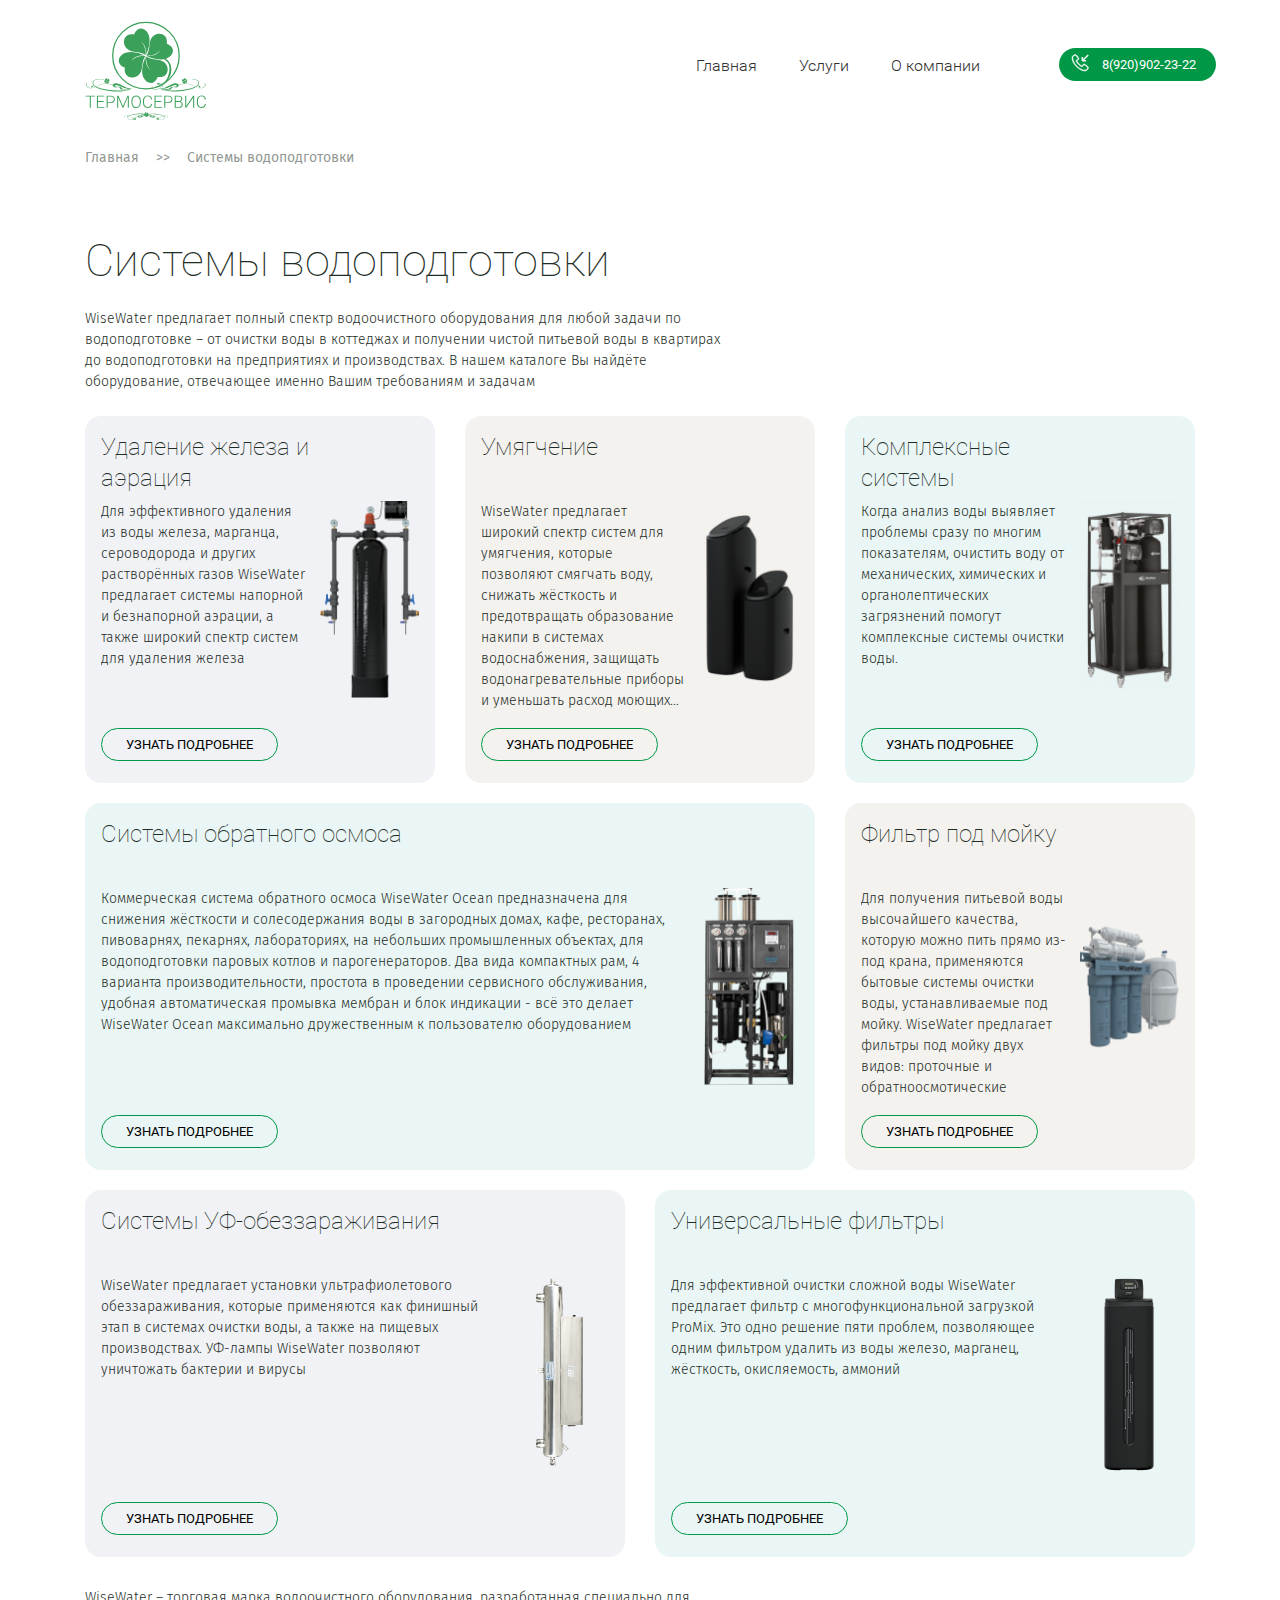
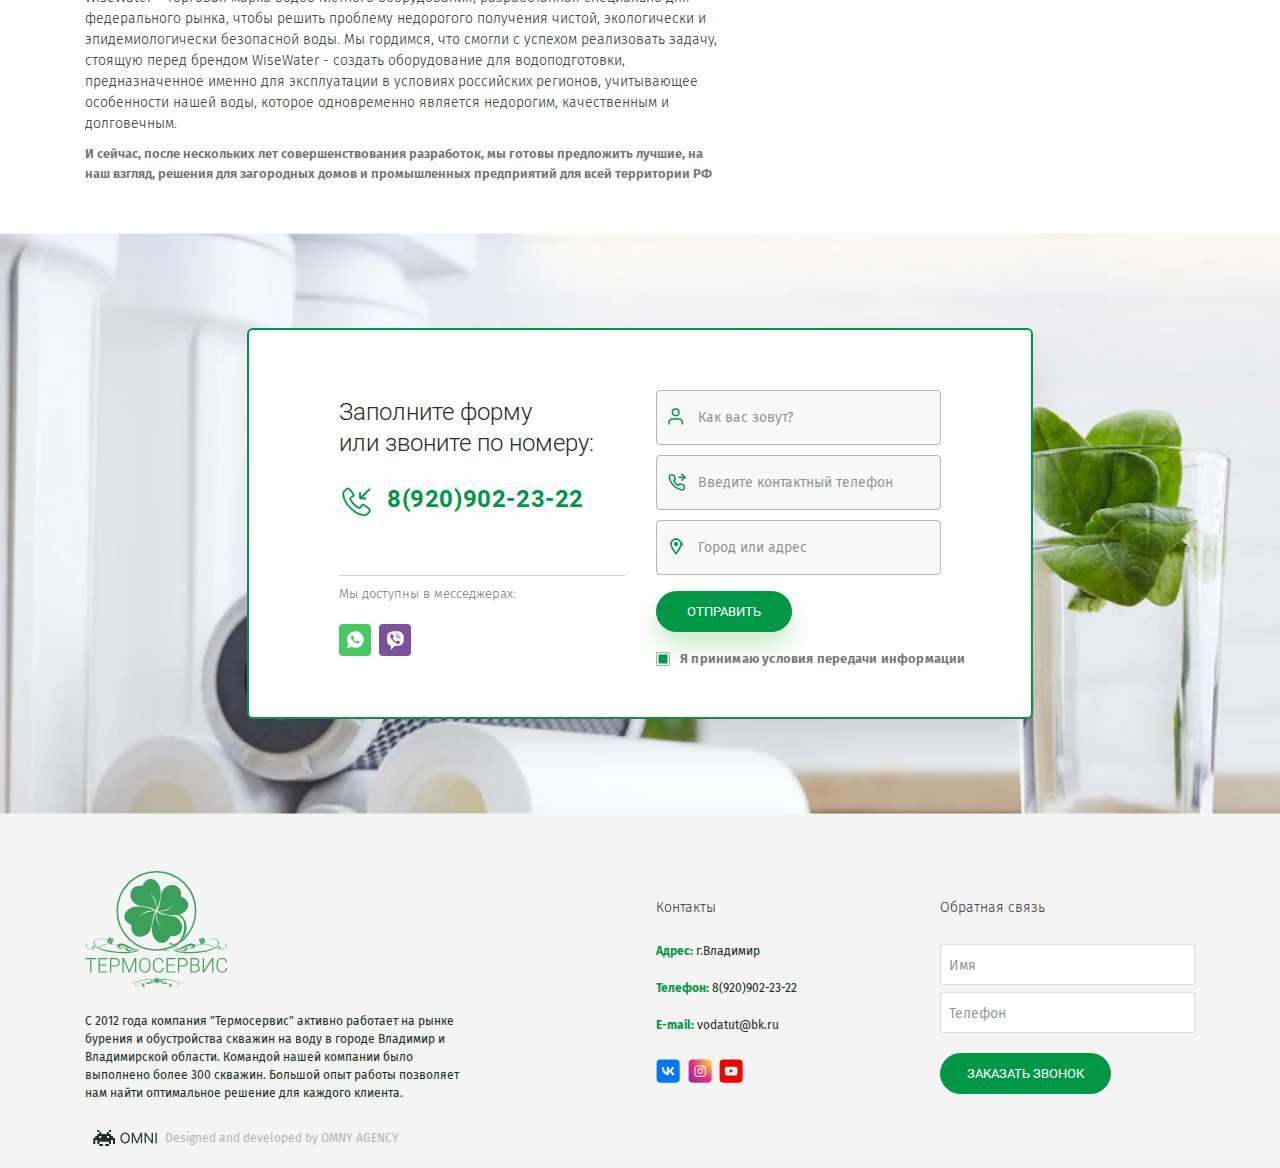
<file: sistemi-vodopodqotovki.html>
﻿<!DOCTYPE html>
<html lang="ru">

<head>
            <meta http-equiv="Content-Type" content="text/html; charset=[(modx_charset)]">
        <!-- <base href="/"> -->
        <title>Системы водоподготовки во Владимире: цена, расчет, список работ - Термосервис</title>
        
        <meta name="keywords" content="бурение колодцев во Владимире, копка колодцев, колодцы под ключ">
        <meta name="description" content="Системы водоподготовки во Владимире и области: низкие цены, гарантия, высокое качество работ. Консультация по тел.: 8(920)902-23-22">
        <!-- Removed by WebCopy --><!--<base href="https://voda33.su/">--><!-- Removed by WebCopy -->

        <meta http-equiv="X-UA-Compatible" content="IE=edge">
        <meta name="viewport" content="width=device-width, initial-scale=1, maximum-scale=1">
        <!-- Template Basic Images Start -->
        <!--
        <meta property="og:image" content="path/to/image.jpg">
        -->
        <link rel="icon" href="theme/img/favicon/favicon.ico">
        <link rel="apple-touch-icon" sizes="180x180" href="theme/img/favicon/apple-touch-icon-180x180.png">
        <!-- Template Basic Images End -->
        <!-- Custom Browsers Color Start -->
        <meta name="theme-color" content="#000">
		<meta name="cmsmagazine" content="ee2d2778bcd81db04e7487b7b5857b15">
        <!-- Custom Browsers Color End -->
                <!-- CSS Libs -->
        <link rel="stylesheet" href="theme/libs/swiper-master/swiper.min.css">
        <link rel="stylesheet" href="theme/libs/fancybox/jquery.fancybox.min.css">
        <!-- CSS Custom -->
        <link rel="stylesheet" href="theme/css/main.min.css">
            <link rel="stylesheet" href="theme/css/custom.css">
    
    <!-- Yandex.Metrika counter -->
    <script type="text/javascript">
        (function(m,e,t,r,i,k,a){m[i]=m[i]||function(){(m[i].a=m[i].a||[]).push(arguments)};
            m[i].l=1*new Date();k=e.createElement(t),a=e.getElementsByTagName(t)[0],k.async=1,k.src=r,a.parentNode.insertBefore(k,a)})
        (window, document, "script", "https://mc.yandex.ru/metrika/tag.js", "ym");

        ym(57288943, "init", {
            clickmap:true,
            trackLinks:true,
            accurateTrackBounce:true
        });
    </script>
    <noscript><div><img src="watch/57288943" style="position:absolute; left:-9999px;" alt=""></div></noscript>
    <!-- /Yandex.Metrika counter -->
</head>

<body>

<!-- Custom HTML -->
<div class="main-wrapper">
  <!-- absolute поверх контента -->
  <header class="">
    <div class="my-container">
      <div class="123 h-logo">
        <a href="main.html">
          <svg width="122" height="100" viewbox="0 0 143 118" fill="none" xmlns="http://www.w3.org/2000/svg">
            <path
              d="M71.4331 80.0841C93.0906 80.0841 110.647 62.5272 110.647 40.8697C110.647 19.2123 93.0906 1.6554 71.4331 1.6554C49.7756 1.6554 32.2188 19.2123 32.2188 40.8697C32.2188 62.5272 49.7756 80.0841 71.4331 80.0841Z"
              stroke="#3BA059" stroke-width="1.5" stroke-miterlimit="22.9256"></path>
            <path fill-rule="evenodd" clip-rule="evenodd"
              d="M71.8464 110.557L71.8462 110.558L71.8467 110.558C71.823 110.833 71.797 111.057 71.857 111.377C71.9262 111.659 72.0964 111.909 72.2999 112.082L72.2759 112.109C72.0611 111.924 71.8605 111.648 71.7987 111.387C71.7506 111.134 71.7666 110.91 71.7931 110.655C71.5804 111.059 71.4501 111.504 71.4068 111.956C71.2969 113.1 72.447 113.809 72.9497 112.661L71.8714 110.605L72.9497 112.661C74.1803 112.901 74.3344 111.329 73.2466 110.991C72.9288 110.893 72.3631 110.903 71.9479 110.636C71.8501 110.573 71.8464 110.557 71.8464 110.557V110.557Z"
              fill="#3BA059"></path>
            <path fill-rule="evenodd" clip-rule="evenodd"
              d="M71.9588 110.539C72.3629 110.752 72.8072 110.882 73.259 110.926C74.4036 111.038 75.114 109.888 73.966 109.384L71.9087 110.46L73.966 109.384C74.2077 108.154 72.6355 107.998 72.2968 109.085C72.1979 109.403 72.2075 109.969 71.9404 110.384C71.8822 110.474 71.8638 110.484 71.8613 110.485C72.1361 110.508 72.3607 110.535 72.6804 110.475C72.9619 110.405 73.2118 110.235 73.3853 110.032L73.4117 110.056C73.2275 110.27 72.951 110.471 72.6903 110.533C72.4377 110.581 72.2131 110.565 71.9588 110.539V110.539Z"
              fill="#3BA059"></path>
            <path fill-rule="evenodd" clip-rule="evenodd"
              d="M71.7654 110.543C71.3355 110.298 70.8555 110.15 70.3669 110.103C69.2222 109.993 68.5131 111.143 69.6618 111.646L71.6944 110.58C71.4467 110.558 71.2325 110.54 70.9371 110.596C70.6554 110.665 70.4055 110.835 70.232 111.038L70.2058 111.014C70.3898 110.8 70.6664 110.599 70.9272 110.537C71.2143 110.483 71.4651 110.511 71.7647 110.543C71.7652 110.543 71.7654 110.543 71.7654 110.543V110.543ZM71.6944 110.58L69.6618 111.646C69.4214 112.876 70.9936 113.03 71.3311 111.943C71.4297 111.625 71.4196 111.059 71.6862 110.644C71.7035 110.617 71.7173 110.597 71.7281 110.583L71.6944 110.58Z"
              fill="#3BA059"></path>
            <path fill-rule="evenodd" clip-rule="evenodd"
              d="M71.7869 110.463C72.0311 110.033 72.1793 109.554 72.2263 109.065C72.3361 107.921 71.186 107.211 70.6832 108.36L71.7499 110.394C71.7715 110.146 71.7897 109.931 71.7342 109.635C71.665 109.354 71.4949 109.104 71.2913 108.93L71.3153 108.904C71.5301 109.088 71.7307 109.365 71.7925 109.625C71.8472 109.913 71.8191 110.163 71.7869 110.463ZM71.7499 110.394L70.6832 108.36C69.4527 108.12 69.2986 109.692 70.3863 110.029C70.7041 110.128 71.2699 110.118 71.685 110.385C71.7123 110.402 71.7323 110.416 71.7469 110.427L71.7499 110.394Z"
              fill="#3BA059"></path>
            <path
              d="M87.9308 80.0303C88.5654 80.0477 89.8048 80.6418 92.7387 80.0612C98.5021 78.9193 101.781 76.3567 104.612 75.7969C107.342 75.256 107.896 75.9263 108.004 76.4709C108.084 76.8804 107.889 77.486 106.777 77.7077C105.764 77.9081 105.118 77.8237 104.493 77.5917L104.363 77.724C105.061 78.3298 106.534 78.6056 107.343 78.4461C108.152 78.2846 110.458 77.1908 110.176 75.7583C109.878 74.2572 107.861 73.0968 104.523 73.758C100.274 74.5998 95.3068 78.7028 91.0582 79.5447C88.7334 80.0051 88.6501 79.5536 87.5098 79.6375L87.9308 80.0303V80.0303Z"
              fill="#3BA059"></path>
            <path
              d="M130.857 77.418C130.857 77.418 133.064 75.7601 133.798 77.4661C134.305 78.6509 135.519 79.2828 135.758 78.3474C135.982 77.4725 134.832 76.6555 133.83 76.4991C132.828 76.3407 131.964 76.2874 130.857 77.418V77.418Z"
              fill="#3BA059"></path>
            <path
              d="M92.6511 81.4648C93.4614 81.4455 97.4525 81.4038 100.426 79.8029C103.399 78.2039 115.228 72.8125 121.768 74.4589C128.31 76.1055 133.104 80.7337 137.975 79.1565C142.845 77.5803 141.724 74.7655 141.275 74.1676C140.827 73.5692 140.115 73.9979 140.6 74.5466C141.082 75.0962 141.486 75.1743 141.098 76.1542C140.714 77.1338 140.593 77.5543 138.509 78.5157C136.426 79.4784 134.973 79.5627 131.326 78.0676C127.68 76.5721 124.19 74.6074 121.54 74.1154C118.892 73.624 116.821 73.3992 109.447 75.6574C102.072 77.9135 99.6389 80.2732 95.49 80.6462C91.3412 81.0181 91.1299 80.8287 89.5457 80.6427C89.5457 80.6427 88.9671 80.8555 89.5642 81.0368C90.1612 81.2152 91.9682 81.4808 92.6511 81.4648V81.4648Z"
              fill="#3BA059"></path>
            <path
              d="M95.3633 81.8675C95.3633 81.8675 99.0915 81.7819 99.6121 79.8833C100.088 78.1367 101.526 76.6321 101.957 77.9215C102.385 79.2126 101.221 80.5933 99.5214 81.2885C97.8225 81.9839 96.5964 81.9626 95.3633 81.8675V81.8675Z"
              fill="#3BA059"></path>
            <path
              d="M133.999 72.8665C133.738 69.7677 129.297 68.2951 125.34 68.6289C122.482 68.8696 120.053 69.6167 119.15 70.0428C118.614 70.2776 118.296 70.432 118.302 70.4956C118.307 70.56 118.843 70.3549 119.165 70.2318C120.774 69.6191 123.162 69.0672 125.471 68.8731C128.329 68.6318 132.963 69.7692 133.225 72.868C133.567 76.9158 126.876 80.2829 110.058 81.7009C102.143 82.3681 95.0884 82.0711 89.8389 80.8579C89.9625 80.8068 89.5338 80.938 89.5391 81.0005C89.5453 81.0643 89.9693 81.2755 90.7051 81.4683C96.3079 82.9384 101.48 83.6981 111.154 82.8822C124.675 81.7424 134.405 77.6738 133.999 72.8665V72.8665Z"
              fill="#3BA059"></path>
            <path fill-rule="evenodd" clip-rule="evenodd"
              d="M117.093 70.7477L117.093 70.747L117.093 70.7469C117.021 70.438 116.954 70.1866 116.969 69.8125C117.001 69.4806 117.153 69.168 117.356 68.9368L117.324 68.9107C117.11 69.156 116.928 69.5039 116.901 69.811C116.888 70.1068 116.944 70.36 117.016 70.6454C116.707 70.2205 116.485 69.7364 116.36 69.2292C116.045 67.9448 117.237 66.9469 117.999 68.1705L117.114 70.6894L117.999 68.1705C119.36 67.6928 119.796 69.4565 118.614 70.0211C118.269 70.186 117.624 70.2684 117.195 70.6407C117.094 70.7285 117.093 70.7477 117.093 70.7477V70.7477Z"
              fill="#3BA059"></path>
            <path fill-rule="evenodd" clip-rule="evenodd"
              d="M117.222 70.7502C117.647 70.4406 118.131 70.2181 118.637 70.0932C119.922 69.7767 120.921 70.9668 119.698 71.7308L117.178 70.8478L119.698 71.7308C120.177 73.0909 118.414 73.5291 117.848 72.3479C117.683 72.0027 117.6 71.3573 117.227 70.9296C117.146 70.8365 117.123 70.8282 117.12 70.8275C117.429 70.755 117.68 70.6882 118.054 70.7033C118.386 70.7353 118.699 70.8875 118.93 71.0903L118.956 71.0587C118.711 70.8447 118.362 70.6623 118.055 70.6353C117.76 70.6225 117.507 70.6779 117.222 70.7502V70.7502Z"
              fill="#3BA059"></path>
            <path fill-rule="evenodd" clip-rule="evenodd"
              d="M117.003 70.7777C116.554 71.1273 116.033 71.3758 115.484 71.5103C114.2 71.8253 113.202 70.6343 114.426 69.8715L116.916 70.7472C116.638 70.8129 116.397 70.8689 116.051 70.855C115.719 70.823 115.407 70.6708 115.176 70.4679L115.15 70.4995C115.395 70.7136 115.743 70.896 116.05 70.9229C116.386 70.9375 116.667 70.8639 117.002 70.7776C117.003 70.7777 117.003 70.7777 117.003 70.7777ZM116.916 70.7472L114.426 69.8715C113.948 68.511 115.712 68.0747 116.276 69.2564C116.441 69.6019 116.524 70.2473 116.896 70.6754C116.92 70.7032 116.939 70.7234 116.954 70.7381L116.916 70.7472V70.7472Z"
              fill="#3BA059"></path>
            <path fill-rule="evenodd" clip-rule="evenodd"
              d="M117.04 70.8648C117.389 71.3133 117.637 71.8346 117.772 72.3824C118.087 73.6669 116.896 74.6648 116.133 73.4411L117.009 70.9495C117.075 71.2283 117.131 71.4694 117.117 71.8155C117.085 72.1474 116.933 72.46 116.73 72.6912L116.762 72.7172C116.976 72.472 117.158 72.1241 117.185 71.817C117.2 71.4812 117.126 71.2004 117.04 70.8648V70.8648ZM117.009 70.9495L116.133 73.4411C114.772 73.9189 114.336 72.1552 115.518 71.5906C115.863 71.4256 116.509 71.3433 116.937 70.9709C116.965 70.9465 116.986 70.9273 117 70.9123L117.009 70.9495Z"
              fill="#3BA059"></path>
            <path
              d="M54.5156 79.9719C53.8811 79.9894 52.6417 80.5834 49.7077 80.0028C43.9443 78.861 40.6659 76.2984 37.8341 75.7386C35.1042 75.1976 34.5501 75.868 34.4429 76.4126C34.3626 76.8221 34.5571 77.4276 35.6696 77.6494C36.6824 77.8497 37.3284 77.7653 37.9531 77.5334L38.0837 77.6656C37.3854 78.2714 35.9128 78.5472 35.1034 78.3878C34.2947 78.2263 31.9884 77.1324 32.2709 75.6999C32.5686 74.1989 34.585 73.0385 37.9237 73.6996C42.1724 74.5414 47.1397 78.6444 51.3882 79.4864C53.7131 79.9467 53.7964 79.4953 54.9367 79.5792L54.5156 79.9719V79.9719Z"
              fill="#3BA059"></path>
            <path
              d="M11.5883 77.3596C11.5883 77.3596 9.38184 75.7017 8.64817 77.4077C8.141 78.5925 6.92714 79.2244 6.68746 78.289C6.46346 77.4142 7.61327 76.5971 8.61609 76.4407C9.61784 76.2823 10.4816 76.2291 11.5883 77.3596V77.3596Z"
              fill="#3BA059"></path>
            <path
              d="M49.7948 81.4064C48.9845 81.3872 44.9934 81.3455 42.0196 79.7446C39.0468 78.1456 27.2175 72.7542 20.6776 74.4006C14.1364 76.0471 9.3419 80.6754 4.47053 79.0981C-0.398938 77.522 0.721761 74.7072 1.17047 74.1092C1.61894 73.5109 2.3305 73.9396 1.84638 74.4883C1.36381 75.0379 0.960257 75.116 1.34765 76.0959C1.73219 77.0755 1.85304 77.4959 3.93674 78.4574C6.02009 79.4201 7.47269 79.5044 11.1201 78.0093C14.7661 76.5138 18.2563 74.549 20.9057 74.0571C23.5539 73.5657 25.6252 73.3409 32.9992 75.599C40.3742 77.8552 42.8071 80.2149 46.9559 80.5879C51.1047 80.9598 51.316 80.7703 52.9003 80.5844C52.9003 80.5844 53.4788 80.7972 52.8817 80.9785C52.2847 81.1569 50.4778 81.4225 49.7948 81.4064V81.4064Z"
              fill="#3BA059"></path>
            <path
              d="M47.0839 81.8092C47.0839 81.8092 43.3556 81.7235 42.835 79.8249C42.3591 78.0783 40.921 76.5737 40.4905 77.8631C40.0624 79.1542 41.2257 80.5349 42.9257 81.2301C44.6246 81.9255 45.8508 81.9042 47.0839 81.8092Z"
              fill="#3BA059"></path>
            <path
              d="M8.44683 72.8081C8.70754 69.7094 13.1486 68.2367 17.1059 68.5705C19.9642 68.8113 22.3932 69.5584 23.2965 69.9845C23.8319 70.2193 24.15 70.3737 24.1435 70.4372C24.1391 70.5016 23.6031 70.2965 23.281 70.1734C21.6718 69.5607 19.2841 69.0089 16.9749 68.8147C14.1166 68.5735 9.48256 69.7108 9.22125 72.8097C8.87878 76.8575 15.57 80.2245 32.3878 81.6426C40.3031 82.3098 47.3575 82.0127 52.607 80.7996C52.4835 80.7485 52.9122 80.8796 52.9069 80.9422C52.9007 81.006 52.4767 81.2171 51.7409 81.41C46.1381 82.8801 40.9655 83.6398 31.2923 82.8239C17.7713 81.684 8.04066 77.6155 8.44683 72.8081V72.8081Z"
              fill="#3BA059"></path>
            <path fill-rule="evenodd" clip-rule="evenodd"
              d="M25.3517 70.6894L25.3522 70.6887L25.3516 70.6885C25.4241 70.3796 25.4911 70.1282 25.4759 69.7542C25.4439 69.4223 25.2917 69.1096 25.0889 68.8784L25.1206 68.8524C25.3345 69.0976 25.5169 69.4456 25.5439 69.7526C25.5567 70.0484 25.5012 70.3016 25.4287 70.5871C25.7379 70.1621 25.9599 69.678 26.0843 69.1708C26.3993 67.8864 25.2082 66.8886 24.4454 68.1122L25.3312 70.631L24.4454 68.1122C23.085 67.6345 22.6485 69.3982 23.8304 69.9627C24.1758 70.1277 24.8213 70.21 25.2494 70.5823C25.3504 70.6701 25.3517 70.6894 25.3517 70.6894V70.6894Z"
              fill="#3BA059"></path>
            <path fill-rule="evenodd" clip-rule="evenodd"
              d="M25.222 70.6918C24.7976 70.3822 24.3136 70.1597 23.8066 70.0348C22.5225 69.7182 21.5234 70.9083 22.7462 71.6724L25.266 70.7894L22.7462 71.6724C22.2669 73.0325 24.0301 73.4707 24.596 72.2895C24.7614 71.9443 24.8444 71.2989 25.2171 70.8711C25.2983 70.7781 25.321 70.7698 25.324 70.7691C25.0153 70.6966 24.764 70.6298 24.3902 70.6449C24.0582 70.6769 23.7455 70.8291 23.5143 71.0319L23.4884 71.0003C23.7335 70.7863 24.0816 70.6039 24.3887 70.5769C24.6841 70.5641 24.9369 70.6195 25.222 70.6918V70.6918Z"
              fill="#3BA059"></path>
            <path fill-rule="evenodd" clip-rule="evenodd"
              d="M25.4414 70.7193C25.8901 71.0689 26.4117 71.3174 26.96 71.4519C28.2444 71.7669 29.2422 70.5759 28.0185 69.8131L25.5285 70.6888C25.8067 70.7545 26.0474 70.8105 26.3929 70.7966C26.7249 70.7646 27.0376 70.6124 27.2688 70.4095L27.2947 70.4411C27.0496 70.6551 26.7015 70.8375 26.3946 70.8645C26.0587 70.8791 25.7778 70.8055 25.4422 70.7192C25.4416 70.7193 25.4414 70.7193 25.4414 70.7193ZM25.5285 70.6888L28.0185 69.8131C28.4963 68.4526 26.7326 68.0162 26.1681 69.198C26.0031 69.5435 25.9208 70.1888 25.5485 70.617C25.5242 70.6448 25.5053 70.665 25.4906 70.6797L25.5285 70.6888V70.6888Z"
              fill="#3BA059"></path>
            <path fill-rule="evenodd" clip-rule="evenodd"
              d="M25.4049 70.8064C25.0557 71.2549 24.8074 71.7762 24.673 72.324C24.358 73.6085 25.5491 74.6064 26.3119 73.3827L25.4356 70.8912C25.3698 71.1699 25.3136 71.411 25.3275 71.7571C25.3596 72.089 25.5117 72.4016 25.7145 72.6329L25.6829 72.6588C25.469 72.4136 25.2865 72.0657 25.2595 71.7586C25.2449 71.4228 25.3185 71.142 25.4049 70.8064V70.8064ZM25.4356 70.8912L26.3119 73.3827C27.6724 73.8605 28.1088 72.0968 26.9269 71.5322C26.5815 71.3672 25.936 71.285 25.5079 70.9125C25.4797 70.8881 25.4593 70.8689 25.4444 70.854L25.4356 70.8912Z"
              fill="#3BA059"></path>
            <path fill-rule="evenodd" clip-rule="evenodd"
              d="M71.0262 40.3575L71.0298 40.35C71.2199 30.8165 68.8927 27.9721 65.3202 23.8992C65.1034 23.6521 65.6608 24.0843 65.3634 23.8337C70.5524 28.2077 71.886 32.1659 71.3363 39.7665L71.3926 39.655C74.0789 34.5527 75.3432 29.4751 75.7269 23.7641C76.6341 10.2662 62.8709 2.31419 57.3452 15.9904L70.7167 39.8062L57.3452 15.9904C42.7935 13.5776 41.5103 32.1189 54.4153 35.7215C58.1864 36.7742 64.8348 36.4643 69.8063 39.46C70.9786 40.1664 71.0265 40.3575 71.0262 40.3575V40.3575Z"
              fill="#3BA059"></path>
            <path fill-rule="evenodd" clip-rule="evenodd"
              d="M82.5176 78.7842C87.0131 77.3375 91.2803 74.9704 94.8595 71.8819C106.418 61.9087 101.735 42.4158 89.3263 43.5802L89.4481 44.5668C92.438 44.3454 95.2094 46.5267 96.9941 48.5913C101.588 53.905 98.3105 67.2251 93.7682 71.4967C89.2259 75.7684 86.4607 76.4406 82.3037 77.9948L82.5176 78.7842V78.7842Z"
              fill="#3BA059"></path>
            <path
              d="M70.9861 110.875C71.2995 110.866 71.9115 110.573 73.3603 110.86C76.2062 111.424 77.825 112.689 79.2233 112.965C80.5712 113.233 80.8449 112.902 80.8977 112.633C80.9374 112.43 80.8413 112.131 80.2921 112.022C79.7919 111.923 79.473 111.965 79.1645 112.079L79.1 112.014C79.4448 111.715 80.1719 111.579 80.5717 111.657C80.971 111.737 82.1097 112.277 81.9703 112.984C81.8233 113.726 80.8275 114.299 79.179 113.972C77.0811 113.557 74.6283 111.531 72.5304 111.115C71.3825 110.888 71.3413 111.11 70.7783 111.069L70.9861 110.875V110.875Z"
              fill="#3BA059"></path>
            <path
              d="M92.1826 112.165C92.1826 112.165 93.2721 112.984 93.6344 112.141C93.8848 111.556 94.4841 111.244 94.6026 111.706C94.7131 112.138 94.1454 112.542 93.6502 112.619C93.1556 112.697 92.7291 112.723 92.1826 112.165Z"
              fill="#3BA059"></path>
            <path
              d="M73.3169 110.167C73.717 110.176 75.6877 110.197 77.1563 110.987C78.6241 111.777 84.4652 114.439 87.6946 113.626C90.9245 112.813 93.2919 110.528 95.6974 111.307C98.1018 112.085 97.5484 113.475 97.3268 113.77C97.1054 114.065 96.754 113.854 96.9931 113.583C97.2314 113.311 97.4307 113.273 97.2393 112.789C97.0495 112.305 96.9898 112.098 95.961 111.623C94.9322 111.148 94.2149 111.106 92.4138 111.844C90.6135 112.583 88.8901 113.553 87.5819 113.796C86.2743 114.038 85.2514 114.149 81.6103 113.034C77.9687 111.92 76.7673 110.755 74.7187 110.571C72.6701 110.387 72.5658 110.481 71.7835 110.573C71.7835 110.573 71.4977 110.467 71.7927 110.378C72.0875 110.29 72.9797 110.159 73.3169 110.167V110.167Z"
              fill="#3BA059"></path>
            <path
              d="M74.6553 109.968C74.6553 109.968 76.4962 110.01 76.7532 110.948C76.9883 111.81 77.6984 112.553 77.911 111.916C78.1224 111.279 77.5479 110.597 76.7084 110.254C75.8696 109.91 75.2642 109.921 74.6553 109.968V109.968Z"
              fill="#3BA059"></path>
            <path
              d="M93.735 114.412C93.6062 115.943 91.4133 116.67 89.4592 116.505C88.0479 116.386 86.8484 116.017 86.4024 115.807C86.138 115.691 85.9809 115.615 85.9842 115.583C85.9864 115.551 86.251 115.653 86.4101 115.713C87.2046 116.016 88.3837 116.288 89.524 116.384C90.9352 116.503 93.2236 115.942 93.3525 114.412C93.5217 112.413 90.2176 110.75 81.9133 110.05C78.0048 109.721 74.5214 109.867 71.9293 110.466C71.9903 110.492 71.7787 110.427 71.7813 110.396C71.7842 110.364 71.9936 110.26 72.357 110.165C75.1236 109.439 77.6777 109.064 82.4542 109.467C89.1307 110.03 93.9355 112.039 93.735 114.412V114.412Z"
              fill="#3BA059"></path>
            <path fill-rule="evenodd" clip-rule="evenodd"
              d="M85.3854 115.459L85.3852 115.459L85.3855 115.459C85.3496 115.612 85.3166 115.736 85.3241 115.92C85.3399 116.084 85.415 116.239 85.5152 116.353L85.4996 116.366C85.3939 116.245 85.3039 116.073 85.2906 115.921C85.2841 115.775 85.3116 115.65 85.3474 115.509C85.1947 115.719 85.0851 115.958 85.0237 116.208C84.8681 116.843 85.4562 117.335 85.8329 116.731L85.3955 115.487L85.8329 116.731C86.5047 116.967 86.7202 116.096 86.1366 115.817C85.966 115.736 85.6474 115.695 85.4359 115.511C85.3861 115.468 85.3854 115.459 85.3854 115.459V115.459Z"
              fill="#3BA059"></path>
            <path fill-rule="evenodd" clip-rule="evenodd"
              d="M85.4508 115.457C85.6604 115.61 85.8994 115.72 86.1496 115.782C86.7837 115.938 87.2771 115.351 86.6733 114.973L85.429 115.409L86.6733 114.973C86.9099 114.302 86.0393 114.085 85.7599 114.669C85.6782 114.839 85.6372 115.158 85.4531 115.369C85.4131 115.415 85.4019 115.419 85.4004 115.419C85.5529 115.455 85.6769 115.488 85.8616 115.481C86.0254 115.465 86.1798 115.39 86.294 115.289L86.3068 115.305C86.1857 115.411 86.0139 115.501 85.8623 115.514C85.7164 115.52 85.5915 115.493 85.4508 115.457V115.457Z"
              fill="#3BA059"></path>
            <path fill-rule="evenodd" clip-rule="evenodd"
              d="M85.3418 115.444C85.1203 115.271 84.8628 115.149 84.592 115.082C83.9578 114.927 83.4651 115.515 84.0693 115.891L85.2988 115.459C85.1616 115.426 85.0426 115.399 84.872 115.406C84.7081 115.422 84.5537 115.497 84.4395 115.597L84.4267 115.581C84.5478 115.476 84.7196 115.385 84.8713 115.372C85.037 115.365 85.1757 115.401 85.3415 115.444C85.3417 115.444 85.3418 115.444 85.3418 115.444V115.444ZM85.2988 115.459L84.0693 115.891C83.8334 116.563 84.7043 116.779 84.9831 116.195C85.0645 116.025 85.1052 115.706 85.2891 115.494C85.3009 115.481 85.3103 115.471 85.3176 115.463L85.2988 115.459V115.459Z"
              fill="#3BA059"></path>
            <path fill-rule="evenodd" clip-rule="evenodd"
              d="M85.3587 115.401C85.5312 115.179 85.6538 114.922 85.7202 114.651C85.8758 114.017 85.2876 113.524 84.911 114.129L85.3435 115.359C85.3761 115.221 85.4039 115.102 85.397 114.931C85.3812 114.768 85.306 114.613 85.2058 114.499L85.2215 114.486C85.3271 114.607 85.4172 114.779 85.4305 114.931C85.4378 115.096 85.4014 115.235 85.3587 115.401V115.401ZM85.3435 115.359L84.911 114.129C84.2391 113.893 84.0237 114.764 84.6072 115.042C84.7778 115.124 85.0965 115.165 85.3079 115.348C85.3218 115.36 85.3319 115.37 85.3393 115.377L85.3435 115.359V115.359Z"
              fill="#3BA059"></path>
            <path
              d="M72.5857 110.866C72.2724 110.857 71.6604 110.564 70.2116 110.85C67.3658 111.414 65.7469 112.68 64.3486 112.956C63.0007 113.223 62.727 112.892 62.674 112.623C62.6345 112.421 62.7305 112.122 63.2799 112.013C63.78 111.914 64.099 111.955 64.4074 112.07L64.4718 112.005C64.127 111.705 63.4 111.569 63.0002 111.648C62.601 111.728 61.4622 112.268 61.6016 112.975C61.7486 113.716 62.7443 114.289 64.3928 113.963C66.4908 113.547 68.9436 111.521 71.0414 111.105C72.1895 110.878 72.2306 111.101 72.7936 111.06L72.5857 110.866V110.866Z"
              fill="#3BA059"></path>
            <path
              d="M51.39 112.156C51.39 112.156 50.3004 112.974 49.9382 112.132C49.6877 111.547 49.0884 111.235 48.97 111.697C48.8595 112.129 49.4271 112.532 49.9224 112.609C50.417 112.688 50.8435 112.714 51.39 112.156Z"
              fill="#3BA059"></path>
            <path
              d="M70.2551 110.157C69.855 110.167 67.8841 110.187 66.4157 110.978C64.9478 111.768 59.1067 114.43 55.8774 113.617C52.6475 112.804 50.28 110.518 47.8746 111.297C45.4702 112.075 46.0236 113.465 46.2451 113.761C46.4666 114.056 46.8178 113.844 46.5789 113.573C46.3405 113.302 46.1413 113.263 46.3325 112.78C46.5225 112.296 46.5821 112.088 47.611 111.614C48.6398 111.138 49.357 111.097 51.158 111.835C52.9584 112.573 54.6817 113.543 55.9901 113.786C57.2977 114.029 58.3205 114.14 61.9617 113.025C65.6033 111.911 66.8047 110.746 68.8533 110.562C70.9019 110.378 71.0062 110.471 71.7885 110.563C71.7885 110.563 72.0741 110.458 71.7793 110.369C71.4845 110.281 70.5923 110.149 70.2551 110.157Z"
              fill="#3BA059"></path>
            <path
              d="M68.9169 109.959C68.9169 109.959 67.076 110.001 66.819 110.938C66.5839 111.801 65.8738 112.544 65.6612 111.907C65.4498 111.27 66.0242 110.588 66.8636 110.244C67.7026 109.901 68.308 109.912 68.9169 109.959V109.959Z"
              fill="#3BA059"></path>
            <path
              d="M49.8381 114.403C49.9669 115.933 52.1598 116.66 54.1139 116.496C55.5252 116.377 56.7246 116.008 57.1707 115.797C57.435 115.681 57.5922 115.605 57.5889 115.574C57.5867 115.542 57.3221 115.643 57.163 115.704C56.3685 116.007 55.1894 116.279 54.0491 116.375C52.6377 116.494 50.3495 115.933 50.2205 114.402C50.0514 112.404 53.3555 110.741 61.6598 110.041C65.5683 109.711 69.0516 109.858 71.6437 110.457C71.5828 110.482 71.7944 110.418 71.7917 110.387C71.7887 110.355 71.5793 110.251 71.2161 110.156C68.4494 109.43 65.8953 109.055 61.1189 109.458C54.4424 110.02 49.6376 112.029 49.8381 114.403Z"
              fill="#3BA059"></path>
            <path fill-rule="evenodd" clip-rule="evenodd"
              d="M58.1865 115.449L58.1867 115.45L58.1865 115.45C58.2223 115.602 58.2553 115.726 58.2478 115.911C58.2321 116.075 58.1569 116.229 58.0567 116.343L58.0724 116.356C58.1781 116.235 58.2681 116.063 58.2815 115.912C58.2877 115.766 58.2604 115.641 58.2245 115.5C58.3772 115.71 58.4869 115.949 58.5483 116.199C58.7039 116.833 58.1157 117.326 57.7391 116.722L58.1764 115.478L57.7391 116.722C57.0672 116.958 56.8518 116.087 57.4354 115.808C57.6059 115.727 57.9246 115.686 58.136 115.502C58.1859 115.459 58.1866 115.449 58.1865 115.449V115.449Z"
              fill="#3BA059"></path>
            <path fill-rule="evenodd" clip-rule="evenodd"
              d="M58.1225 115.448C57.9128 115.601 57.6739 115.711 57.4235 115.773C56.7894 115.929 56.2961 115.341 56.8999 114.964L58.1441 115.4L56.8999 114.964C56.6632 114.292 57.5339 114.076 57.8133 114.659C57.895 114.83 57.936 115.148 58.1201 115.36C58.1601 115.406 58.1713 115.41 58.1727 115.41C58.0204 115.446 57.8963 115.479 57.7117 115.471C57.5478 115.455 57.3934 115.38 57.2792 115.28L57.2664 115.296C57.3875 115.401 57.5593 115.492 57.711 115.505C57.8568 115.511 57.9816 115.484 58.1225 115.448V115.448Z"
              fill="#3BA059"></path>
            <path fill-rule="evenodd" clip-rule="evenodd"
              d="M58.2314 115.435C58.4531 115.262 58.7106 115.139 58.9813 115.073C59.6155 114.917 60.1083 115.505 59.504 115.882L58.2745 115.45C58.4118 115.417 58.5308 115.389 58.7013 115.396C58.8653 115.412 59.0197 115.487 59.1339 115.588L59.1466 115.572C59.0256 115.466 58.8538 115.376 58.7021 115.363C58.5363 115.356 58.3976 115.392 58.2319 115.435C58.2316 115.435 58.2314 115.435 58.2314 115.435V115.435ZM58.2745 115.45L59.504 115.882C59.74 116.554 58.8691 116.769 58.5903 116.186C58.5088 116.015 58.4682 115.696 58.2843 115.485C58.2724 115.471 58.2631 115.461 58.2557 115.454L58.2745 115.45Z"
              fill="#3BA059"></path>
            <path fill-rule="evenodd" clip-rule="evenodd"
              d="M58.2132 115.391C58.0407 115.17 57.9182 114.913 57.8518 114.642C57.6962 114.008 58.2845 113.515 58.661 114.119L58.2284 115.35C58.1958 115.212 58.1681 115.093 58.175 114.922C58.1908 114.758 58.2659 114.604 58.3661 114.49L58.3505 114.477C58.2449 114.598 58.1548 114.77 58.1414 114.921C58.1343 115.087 58.1705 115.226 58.2132 115.391V115.391ZM58.2284 115.35L58.661 114.119C59.3328 113.883 59.5483 114.754 58.9648 115.033C58.7942 115.115 58.4755 115.155 58.264 115.339C58.2501 115.351 58.24 115.361 58.2328 115.368L58.2284 115.35Z"
              fill="#3BA059"></path>
            <path
              d="M92.2258 72.8632C92.2258 72.8632 89.1772 75.0108 87.6299 73.7936C86.2088 72.6721 84.1578 72.3173 84.5782 73.6099C85.0016 74.9027 86.7579 75.3213 88.5381 74.8696C90.3176 74.4188 91.2908 73.6727 92.2258 72.8632Z"
              fill="#3BA059"></path>
            <path
              d="M96.6692 70.8134C91.1723 74.7229 88.3858 80.7763 83.2742 81.0756C78.1648 81.3752 78.1869 78.3457 78.3878 77.6256C78.5883 76.9052 79.4069 77.0463 79.1553 77.7333C78.9051 78.4207 78.5575 78.6399 79.2742 79.4122C79.9884 80.1854 80.2535 80.5333 82.5441 80.6724C84.8348 80.8127 86.2191 80.3639 89.0745 77.6464C91.9284 74.9289 94.4669 71.831 96.757 70.4105C98.368 69.4113 97.6226 70.1338 96.6692 70.8134Z"
              fill="#3BA059"></path>
            <path
              d="M91.4208 75.5717C91.4208 75.5717 90.4204 76.5777 91.2371 77.072C91.8044 77.4143 92.0402 78.077 91.547 78.1329C91.0857 78.1849 90.7511 77.5417 90.7424 77.0199C90.7328 76.4987 90.7668 76.0551 91.4208 75.5717V75.5717Z"
              fill="#3BA059"></path>
            <path fill-rule="evenodd" clip-rule="evenodd"
              d="M71.9072 40.8613L71.9148 40.8646C81.4501 40.898 84.2558 38.5243 88.2695 34.8854C88.513 34.6646 88.0899 35.2289 88.3357 34.9276C84.0476 40.1877 80.1118 41.5862 72.5032 41.1615L72.6156 41.216C77.7614 43.818 82.8591 44.9988 88.5757 45.2885C102.087 45.9735 109.811 32.0815 96.046 26.7813L72.4534 40.5427L96.046 26.7813C98.2192 12.192 79.6594 11.2138 76.2694 24.1763C75.2788 27.9642 75.6981 34.6066 72.7844 39.6267C72.0975 40.8104 71.9072 40.8615 71.9072 40.8613V40.8613Z"
              fill="#3BA059"></path>
            <path fill-rule="evenodd" clip-rule="evenodd"
              d="M71.6458 41.5756L71.6423 41.5831C71.4522 51.1166 73.7794 53.9609 77.3519 58.0338C77.5686 58.2809 77.0113 57.8487 77.3086 58.0993C72.1196 53.7254 70.7861 49.7671 71.3358 42.1665L71.2795 42.278C68.5932 47.3804 67.3288 52.4579 66.9451 58.169C66.038 71.6669 79.8011 79.6188 85.3269 65.9427L71.9554 42.1268L85.3269 65.9427C99.8785 68.3554 101.162 49.8142 88.2568 46.2116C84.4857 45.1588 77.8373 45.4687 72.8658 42.473C71.6935 41.7667 71.6456 41.5756 71.6458 41.5756V41.5756Z"
              fill="#3BA059"></path>
            <path fill-rule="evenodd" clip-rule="evenodd"
              d="M70.8864 41.2659L70.8789 41.2623C61.3457 41.0606 58.4985 43.3843 54.4212 46.9519C54.1739 47.1684 54.6068 46.6115 54.3558 46.9085C58.736 41.7248 62.6959 40.3962 70.2958 40.9552L70.1844 40.8987C65.0853 38.2061 60.0093 36.9356 54.2988 36.545C40.8019 35.6213 32.8332 49.3748 46.5026 54.9173L70.3347 41.5747L46.5026 54.9173C44.0721 69.4659 62.6119 70.7717 66.2301 57.8712C67.2875 54.1014 66.9857 47.4526 69.9875 42.4848C70.6952 41.3133 70.8864 41.2657 70.8864 41.2659V41.2659Z"
              fill="#3BA059"></path>
            <path d="M11.2845 89.1383H6.38174V102.412H5.17324V89.1383H0.280273V88.1067H11.2845V89.1383Z" fill="#3BA059">
            </path>
            <path
              d="M21.5028 95.5542H14.8118V101.39H22.5049V102.412H13.6033V88.1067H22.4558V89.1383H14.8118V94.5324H21.5028V95.5542Z"
              fill="#3BA059"></path>
            <path
              d="M26.268 96.5859V102.412H25.0595V88.1067H29.9328C31.4197 88.1067 32.5922 88.4866 33.4502 89.2464C34.3149 90.0062 34.7472 91.051 34.7472 92.3807C34.7472 93.7234 34.3312 94.7616 33.4994 95.4953C32.6741 96.2223 31.4754 96.5859 29.9033 96.5859H26.268ZM26.268 95.564H29.9328C31.1053 95.564 31.9994 95.2857 32.6151 94.7289C33.2308 94.1721 33.5387 93.3959 33.5387 92.4003C33.5387 91.4112 33.2308 90.6252 32.6151 90.0423C32.0059 89.4527 31.138 89.1514 30.0114 89.1383H26.268V95.564Z"
              fill="#3BA059"></path>
            <path
              d="M39.0605 88.1067L44.3366 100.732L49.6324 88.1067H51.2437V102.412H50.0352V96.183L50.1335 89.7966L44.8082 102.412H43.8748L38.5692 89.8458L38.6674 96.1437V102.412H37.4589V88.1067H39.0605Z"
              fill="#3BA059"></path>
            <path
              d="M65.4412 96.0357C65.4412 97.3522 65.2119 98.5083 64.7534 99.504C64.3015 100.5 63.653 101.266 62.808 101.803C61.9631 102.34 60.9871 102.609 59.8801 102.609C58.2098 102.609 56.8605 102.013 55.8321 100.821C54.8037 99.6219 54.2896 98.0072 54.2896 95.9767V94.5029C54.2896 93.1994 54.5188 92.0466 54.9773 91.0444C55.4424 90.0357 56.0974 89.2628 56.9424 88.7257C57.7873 88.182 58.76 87.9102 59.8605 87.9102C60.9609 87.9102 61.9303 88.1755 62.7687 88.706C63.6137 89.2366 64.2654 89.9866 64.724 90.956C65.1825 91.9254 65.4215 93.0488 65.4412 94.3261V96.0357ZM64.2327 94.4833C64.2327 92.7606 63.843 91.4112 63.0635 90.4353C62.284 89.4593 61.2163 88.9713 59.8605 88.9713C58.5308 88.9713 57.4697 89.4626 56.6771 90.4451C55.8911 91.4211 55.4981 92.7868 55.4981 94.5422V96.0357C55.4981 97.7321 55.8911 99.0782 56.6771 100.074C57.4631 101.063 58.5308 101.557 59.8801 101.557C61.2491 101.557 62.3168 101.069 63.0831 100.093C63.8495 99.1109 64.2327 97.7452 64.2327 95.9963V94.4833Z"
              fill="#3BA059"></path>
            <path
              d="M78.6168 97.9516C78.4531 99.4581 77.9127 100.611 76.9957 101.41C76.0852 102.209 74.8701 102.609 73.3505 102.609C72.2894 102.609 71.3494 102.343 70.5307 101.813C69.7184 101.282 69.0896 100.532 68.6442 99.5629C68.1988 98.5869 67.9728 97.4734 67.9663 96.2223V94.3654C67.9663 93.0946 68.189 91.968 68.6344 90.9855C69.0798 90.003 69.7184 89.2464 70.5503 88.7159C71.3887 88.1787 72.3516 87.9102 73.4389 87.9102C74.9717 87.9102 76.1802 88.3261 77.0644 89.158C77.9553 89.9833 78.4727 91.1263 78.6168 92.587H77.3985C77.0972 90.1569 75.7773 88.9418 73.4389 88.9418C72.142 88.9418 71.1071 89.4265 70.3342 90.396C69.5678 91.3654 69.1846 92.7049 69.1846 94.4145V96.1634C69.1846 97.814 69.558 99.1306 70.3047 100.113C71.058 101.096 72.0732 101.587 73.3505 101.587C74.6147 101.587 75.5677 101.286 76.2097 100.683C76.8516 100.074 77.2478 99.1633 77.3985 97.9516H78.6168Z"
              fill="#3BA059"></path>
            <path
              d="M89.4541 95.5542H82.7631V101.39H90.4562V102.412H81.5546V88.1067H90.4071V89.1383H82.7631V94.5324H89.4541V95.5542Z"
              fill="#3BA059"></path>
            <path
              d="M94.2193 96.5859V102.412H93.0108V88.1067H97.8841C99.371 88.1067 100.543 88.4866 101.402 89.2464C102.266 90.0062 102.698 91.051 102.698 92.3807C102.698 93.7234 102.283 94.7616 101.451 95.4953C100.625 96.2223 99.4267 96.5859 97.8546 96.5859H94.2193ZM94.2193 95.564H97.8841C99.0566 95.564 99.9507 95.2857 100.566 94.7289C101.182 94.1721 101.49 93.3959 101.49 92.4003C101.49 91.4112 101.182 90.6252 100.566 90.0423C99.9572 89.4527 99.0893 89.1514 97.9627 89.1383H94.2193V95.564Z"
              fill="#3BA059"></path>
            <path
              d="M105.41 102.412V88.1067H109.635C111.168 88.1067 112.33 88.4244 113.123 89.0597C113.916 89.6886 114.312 90.6187 114.312 91.8501C114.312 92.5903 114.109 93.2355 113.703 93.7857C113.303 94.3293 112.753 94.7191 112.052 94.9549C112.884 95.1383 113.552 95.5477 114.056 96.183C114.567 96.8184 114.823 97.552 114.823 98.3839C114.823 99.6481 114.413 100.637 113.595 101.351C112.782 102.059 111.649 102.412 110.195 102.412H105.41ZM106.619 95.5346V101.39H110.244C111.279 101.39 112.098 101.128 112.701 100.604C113.31 100.074 113.614 99.3402 113.614 98.4035C113.614 97.5193 113.323 96.8217 112.74 96.3108C112.163 95.7933 111.364 95.5346 110.343 95.5346H106.619ZM106.619 94.5226H109.92C110.929 94.5029 111.708 94.2671 112.258 93.8151C112.815 93.3566 113.094 92.6918 113.094 91.8206C113.094 90.9036 112.805 90.2289 112.229 89.7966C111.659 89.3578 110.794 89.1383 109.635 89.1383H106.619V94.5226Z"
              fill="#3BA059"></path>
            <path
              d="M127.153 88.1067H128.362V102.412H127.153V90.17L119.008 102.412H117.79V88.1067H119.008V100.339L127.153 88.1067Z"
              fill="#3BA059"></path>
            <path
              d="M142.166 97.9516C142.003 99.4581 141.462 100.611 140.545 101.41C139.635 102.209 138.42 102.609 136.9 102.609C135.839 102.609 134.899 102.343 134.08 101.813C133.268 101.282 132.639 100.532 132.194 99.5629C131.748 98.5869 131.522 97.4734 131.516 96.2223V94.3654C131.516 93.0946 131.739 91.968 132.184 90.9855C132.629 90.003 133.268 89.2464 134.1 88.7159C134.938 88.1787 135.901 87.9102 136.989 87.9102C138.521 87.9102 139.73 88.3261 140.614 89.158C141.505 89.9833 142.022 91.1263 142.166 92.587H140.948C140.647 90.1569 139.327 88.9418 136.989 88.9418C135.692 88.9418 134.657 89.4265 133.884 90.396C133.117 91.3654 132.734 92.7049 132.734 94.4145V96.1634C132.734 97.814 133.108 99.1306 133.854 100.113C134.608 101.096 135.623 101.587 136.9 101.587C138.164 101.587 139.117 101.286 139.759 100.683C140.401 100.074 140.797 99.1633 140.948 97.9516H142.166Z"
              fill="#3BA059"></path>
          </svg>
        </a>
      </div>

      <span class="h-adap-mnu"><span>Меню</span></span>

      <ul class="h-mnu">

        <li><a href="main.html">Главная</a></li>
        <!-- h-with-sub внутри еще одно меню, которое появляется при наведении -->
        <li class="h-with-sub  ">
          <a class="link">Услуги</a>
          <ul class="hws-ul">
            <li><a href="burenie-skvazhin-na-vodu.html">Бурение скважин на воду</a></li>
            <li><a href="burenie-artezianskih-skvazhin.html">Бурение артезианских скважин</a></li>
            <li><a href="sistemi-vodopodqotovki.html">Системы водоподготовки</a></li>
            <li><a href="obustrojstvo-skvazhin-na-vodu.html">Обустройство скважин на воду</a></li>
            <li><a href="septik-i-obustrojstvo-kanalizacii.html">Септик и обустройство канализации</a></li>
            <li><a href="himicheskij-analiz-vody.html">Химический анализ воды</a></li>
          </ul>
        </li>
        <li><a href="company.html">О компании</a></li>

      </ul>


      <a href="tel:89209022322" class="h-phone">
        <div class="hp-img">
          <svg width="18" height="18" viewbox="0 0 18 18" fill="none" xmlns="http://www.w3.org/2000/svg">
            <path
              d="M14.2132 16.9983C12.743 16.9983 11.179 16.5816 9.56439 15.7599C8.07593 15.0021 6.60574 13.9173 5.31237 12.6225C4.01901 11.3277 2.93566 9.8561 2.17857 8.36707C1.35838 6.75188 0.94165 5.18815 0.94165 3.71821C0.94165 2.76537 1.82991 1.84489 2.21095 1.4938C2.75967 0.988327 3.62302 0.398193 4.25062 0.398193C4.56275 0.398193 4.92802 0.602374 5.40203 1.04062C5.75484 1.36764 6.15248 1.81086 6.55012 2.32214C6.79004 2.63091 7.98628 4.20708 7.98628 4.96322C7.98628 5.58323 7.63763 5.44565 6.89548 5.90132C6.60825 6.07728 6.34925 6.32028 6.13507 6.49209C5.90595 6.67552 5.86527 6.77263 5.85863 6.79421C6.64644 8.758 9.0547 11.1658 11.018 11.9527C11.0354 11.9469 11.1326 11.9087 11.3193 11.6763C11.4912 11.4622 11.6738 11.165 11.8498 10.8787C12.3064 10.1366 12.347 9.94408 12.9672 9.94408C13.7234 9.94408 15.2999 11.1401 15.6087 11.38C16.1201 11.7776 16.5634 12.1751 16.8904 12.5279C17.3288 13.001 17.533 13.367 17.533 13.6791C17.533 14.3066 16.9427 15.1723 16.438 15.7234C16.086 16.1069 15.1654 16.9991 14.2124 16.9991L14.2132 16.9983ZM4.24647 1.2282C4.02399 1.23235 3.42545 1.50459 2.77461 2.10385C2.15699 2.67324 1.77263 3.29159 1.77263 3.71821C1.77263 9.30331 8.63296 16.1683 14.2132 16.1683C14.6391 16.1683 15.2575 15.7823 15.827 15.1615C16.4272 14.5074 16.6995 13.9065 16.7037 13.6832C16.6771 13.5255 16.2404 12.9122 15.0458 11.9925C14.019 11.2024 13.1863 10.7782 12.9721 10.7733C12.7172 10.8441 12.6639 11.1389 12.5571 11.3119C12.0922 12.0681 11.6531 12.7827 11.0147 12.7827C10.9117 12.7827 10.8105 12.7628 10.7133 12.7238C8.5342 11.8523 5.95742 9.27592 5.08576 7.09716C4.98117 6.83571 4.96456 6.42569 5.47925 5.95922C5.87714 5.59878 6.62068 5.24702 7.15613 4.95658C7.15032 4.74244 6.72694 3.90994 5.93665 2.88323C5.01684 1.68885 4.40336 1.2531 4.24564 1.22571L4.24647 1.2282Z"
              fill="#009846" stroke="#009846" stroke-width="0.5"></path>
            <path d="M17.2264 1.01343L11.333 6.71821M11.333 6.71821H14.9633M11.333 6.71821V2.97291" stroke="#009846"
              stroke-width="1.5"></path>
          </svg>
        </div>
        8(920)902-23-22
      </a>
    </div>
  </header>
   <!--breadcrumbs-->
   <div class="breadcrumbs">
    <div class="my-container">
      <ul>
        <li><a href="main.html">Главная</a></li>
        <li>Системы водоподготовки</li>
      </ul>
    </div>
  </div>
  <div class="wisewater">
    <div class="my-container wisewater__container">
      <div class="wisewater__header">
        <h1 class="h1">Системы водоподготовки</h1>
        <p class="txt-short wisewater__desc">WiseWater предлагает полный спектр водоочистного оборудования для любой задачи по
          водоподготовке – от очистки воды в коттеджах и получении чистой питьевой воды в квартирах до водоподготовки на
          предприятиях и производствах. В нашем каталоге Вы найдёте оборудование, отвечающее именно Вашим требованиям и
          задачам</p>
      </div>
      <div class="wisewater__items">
        <div class="item-wisewater small purple">
          <h2 class="item-wisewater__title">Удаление железа и аэрация</h2>
          <div class="item-wisewater__body">
            <p>Для эффективного удаления из воды железа, марганца, сероводорода и других растворённых газов WiseWater
              предлагает системы напорной и безнапорной аэрации, а также широкий спектр систем для удаления железа</p>
            <img src="assets/cache/images/wisewater/1.png">
          </div>
          <div class="item-wisewater__footer"><a href="#" class="item-wisewater__btn">Узнать подробнее</a></div>
        </div>
        <div class="item-wisewater small beige">
          <h2 class="item-wisewater__title">Умягчение</h2>
          <div class="item-wisewater__body">
            <p>WiseWater предлагает широкий спектр систем для умягчения, которые позволяют смягчать воду, снижать
              жёсткость и предотвращать образование накипи в системах водоснабжения, защищать водонагревательные приборы
              и уменьшать расход моющих средств</p>
            <img src="assets/cache/images/wisewater/2.png">
          </div>
          <div class="item-wisewater__footer"><a href="#" class="item-wisewater__btn">Узнать подробнее</a></div>
        </div>
        <div class="item-wisewater small turquoise">
          <h2 class="item-wisewater__title">Комплексные системы</h2>
          <div class="item-wisewater__body">
            <p>Когда анализ воды выявляет проблемы сразу по многим показателям, очистить воду от механических,
              химических и органолептических загрязнений помогут комплексные системы очистки воды.</p>
            <img src="assets/cache/images/wisewater/3.png">
          </div>
          <div class="item-wisewater__footer"><a href="#" class="item-wisewater__btn">Узнать подробнее</a></div>
        </div>
        <div class="item-wisewater large turquoise">
          <h2 class="item-wisewater__title">Системы обратного осмоса</h2>
          <div class="item-wisewater__body">
            <p>Коммерческая система обратного осмоса WiseWater Ocean предназначена для снижения жёсткости и
              солесодержания воды в загородных домах, кафе, ресторанах, пивоварнях, пекарнях, лабораториях, на небольших
              промышленных объектах, для водоподготовки паровых котлов и парогенераторов. Два вида компактных рам, 4
              варианта производительности, простота в проведении сервисного обслуживания, удобная автоматическая
              промывка мембран и блок индикации - всё это делает WiseWater Ocean максимально дружественным к
              пользователю оборудованием</p>
            <img src="assets/cache/images/wisewater/4.png">
          </div>
          <div class="item-wisewater__footer"><a href="#" class="item-wisewater__btn">Узнать подробнее</a></div>
        </div>
        <div class="item-wisewater small beige">
          <h2 class="item-wisewater__title">Фильтр под мойку</h2>
          <div class="item-wisewater__body">
            <p>Для получения питьевой воды высочайшего качества, которую можно пить прямо из-под крана, применяются
              бытовые системы очистки воды, устанавливаемые под мойку. WiseWater предлагает фильтры под мойку двух
              видов: проточные и обратноосмотические</p>
            <img src="assets/cache/images/wisewater/5.png">
          </div>
          <div class="item-wisewater__footer"><a href="#" class="item-wisewater__btn">Узнать подробнее</a></div>
        </div>
        <div class="item-wisewater medium purple">
          <h2 class="item-wisewater__title">Системы УФ-обеззараживания</h2>
          <div class="item-wisewater__body">
            <p>WiseWater предлагает установки ультрафиолетового обеззараживания, которые применяются как финишный этап в
              системах очистки воды, а также на пищевых производствах. УФ-лампы WiseWater позволяют уничтожать бактерии
              и вирусы</p>
            <img src="assets/cache/images/wisewater/6.png">
          </div>
          <div class="item-wisewater__footer"><a href="#" class="item-wisewater__btn">Узнать подробнее</a></div>
        </div>
        <div class="item-wisewater medium turquoise">
          <h2 class="item-wisewater__title">Универсальные фильтры</h2>
          <div class="item-wisewater__body">
            <p>Для эффективной очистки сложной воды WiseWater предлагает фильтр с многофункциональной загрузкой ProMix.
              Это одно решение пяти проблем, позволяющее одним фильтром удалить из воды железо, марганец, жёсткость,
              окисляемость, аммоний</p>
            <img src="assets/cache/images/wisewater/7.png">
          </div>
          <div class="item-wisewater__footer"><a href="#" class="item-wisewater__btn">Узнать подробнее</a></div>
        </div>
      </div>
      <div class="wisewater__footer">
        <p class="txt-short">WiseWater – торговая марка водоочистного оборудования, разработанная специально для
          федерального рынка, чтобы решить проблему недорогого получения чистой, экологически и эпидемиологически
          безопасной воды. Мы гордимся, что смогли с успехом реализовать задачу, стоящую перед брендом WiseWater -
          создать оборудование для водоподготовки, предназначенное именно для эксплуатации в условиях российских
          регионов, учитывающее особенности нашей воды, которое одновременно является недорогим, качественным и
          долговечным.</p>
        <div class="txt-short-bold">И сейчас, после нескольких лет совершенствования разработок, мы
          готовы предложить лучшие, на наш взгляд, решения для загородных домов и промышленных предприятий для всей
          территории РФ</div>
      </div>
    </div>
  </div>
  <div class="s-form">
    <form class="my-container sf-items">

        <div class="sf-itm">
            <span class="sfi-hdr">Заполните форму <br>
                или звоните по номеру:</span>
            <a href="tel:89209022322" class="sfi-num"> 8(920)902-23-22</a>
        </div>
        <div class="sf-itm">
            <div class="sfi-inp people">
                <input type="text" placeholder="Как вас зовут?" required="" name="name" data-fl-name="Имя">
            </div>
            <div class="sfi-inp phone">
                <input type="text" name="PHONE" required="" placeholder="Введите контактный телефон" name="phone"
                    data-fl-name="Телефон">
            </div>
            <div class="sfi-inp marker">
                <input type="text" placeholder="Город или адрес" name="city" data-fl-name="Город или адрес">
            </div>
        </div>
        <div class="sf-itm">
            <span class="sfi-descr">Мы доступны в месседжерах:</span>
            <div class="sfi-m-items">
                <a title="WhatsApp" href="whatsapp://send?phone=+79209022322" class="sfi-m-itm wa"></a>
                <a title="Viber" href="viber://add?number=+79209022322" class="sfi-m-itm vi"></a>
            </div>
        </div>

        <div class="sf-itm">
            <input type="hidden" name="formid" value="basic" data-fl-name="Форма">
            <button data-fl-yam="metka" data-fl-theme="Заполнена форма на сайте voda33.su"
                class="btn FLajax">Отправить</button>

            <div class="cb-wrap">
                <label class="container">Я принимаю условия передачи информации
                    <input type="checkbox" checked="checked" name="law" required="" data-fl-ajax="Согласие">
                    <span class="checkmark"></span>
                </label>
                <div class="FLresult"></div>
            </div>
        </div>
    </form>
</div>
  <footer>
    <div class="my-container">
      <div class="ft-items">
        <div class="ft-first">
          <div class="ftf-logo">
            <a href="main.html">
              <svg width="143" height="118" viewbox="0 0 143 118" fill="none" xmlns="http://www.w3.org/2000/svg">
                <path
                  d="M71.4331 80.0841C93.0906 80.0841 110.647 62.5272 110.647 40.8697C110.647 19.2123 93.0906 1.6554 71.4331 1.6554C49.7756 1.6554 32.2188 19.2123 32.2188 40.8697C32.2188 62.5272 49.7756 80.0841 71.4331 80.0841Z"
                  stroke="#3BA059" stroke-width="1.5" stroke-miterlimit="22.9256"></path>
                <path fill-rule="evenodd" clip-rule="evenodd"
                  d="M71.8464 110.557L71.8462 110.558L71.8467 110.558C71.823 110.833 71.797 111.057 71.857 111.377C71.9262 111.659 72.0964 111.909 72.2999 112.082L72.2759 112.109C72.0611 111.924 71.8605 111.648 71.7987 111.387C71.7506 111.134 71.7666 110.91 71.7931 110.655C71.5804 111.059 71.4501 111.504 71.4068 111.956C71.2969 113.1 72.447 113.809 72.9497 112.661L71.8714 110.605L72.9497 112.661C74.1803 112.901 74.3344 111.329 73.2466 110.991C72.9288 110.893 72.3631 110.903 71.9479 110.636C71.8501 110.573 71.8464 110.557 71.8464 110.557V110.557Z"
                  fill="#3BA059"></path>
                <path fill-rule="evenodd" clip-rule="evenodd"
                  d="M71.9588 110.539C72.3629 110.752 72.8072 110.882 73.259 110.926C74.4036 111.038 75.114 109.888 73.966 109.384L71.9087 110.46L73.966 109.384C74.2077 108.154 72.6355 107.998 72.2968 109.085C72.1979 109.403 72.2075 109.969 71.9404 110.384C71.8822 110.474 71.8638 110.484 71.8613 110.485C72.1361 110.508 72.3607 110.535 72.6804 110.475C72.9619 110.405 73.2118 110.235 73.3853 110.032L73.4117 110.056C73.2275 110.27 72.951 110.471 72.6903 110.533C72.4377 110.581 72.2131 110.565 71.9588 110.539V110.539Z"
                  fill="#3BA059"></path>
                <path fill-rule="evenodd" clip-rule="evenodd"
                  d="M71.7654 110.543C71.3355 110.298 70.8555 110.15 70.3669 110.103C69.2222 109.993 68.5131 111.143 69.6618 111.646L71.6944 110.58C71.4467 110.558 71.2325 110.54 70.9371 110.596C70.6554 110.665 70.4055 110.835 70.232 111.038L70.2058 111.014C70.3898 110.8 70.6664 110.599 70.9272 110.537C71.2143 110.483 71.4651 110.511 71.7647 110.543C71.7652 110.543 71.7654 110.543 71.7654 110.543V110.543ZM71.6944 110.58L69.6618 111.646C69.4214 112.876 70.9936 113.03 71.3311 111.943C71.4297 111.625 71.4196 111.059 71.6862 110.644C71.7035 110.617 71.7173 110.597 71.7281 110.583L71.6944 110.58Z"
                  fill="#3BA059"></path>
                <path fill-rule="evenodd" clip-rule="evenodd"
                  d="M71.7869 110.463C72.0311 110.033 72.1793 109.554 72.2263 109.065C72.3361 107.921 71.186 107.211 70.6832 108.36L71.7499 110.394C71.7715 110.146 71.7897 109.931 71.7342 109.635C71.665 109.354 71.4949 109.104 71.2913 108.93L71.3153 108.904C71.5301 109.088 71.7307 109.365 71.7925 109.625C71.8472 109.913 71.8191 110.163 71.7869 110.463ZM71.7499 110.394L70.6832 108.36C69.4527 108.12 69.2986 109.692 70.3863 110.029C70.7041 110.128 71.2699 110.118 71.685 110.385C71.7123 110.402 71.7323 110.416 71.7469 110.427L71.7499 110.394Z"
                  fill="#3BA059"></path>
                <path
                  d="M87.9308 80.0303C88.5654 80.0477 89.8048 80.6418 92.7387 80.0612C98.5021 78.9193 101.781 76.3567 104.612 75.7969C107.342 75.256 107.896 75.9263 108.004 76.4709C108.084 76.8804 107.889 77.486 106.777 77.7077C105.764 77.9081 105.118 77.8237 104.493 77.5917L104.363 77.724C105.061 78.3298 106.534 78.6056 107.343 78.4461C108.152 78.2846 110.458 77.1908 110.176 75.7583C109.878 74.2572 107.861 73.0968 104.523 73.758C100.274 74.5998 95.3068 78.7028 91.0582 79.5447C88.7334 80.0051 88.6501 79.5536 87.5098 79.6375L87.9308 80.0303V80.0303Z"
                  fill="#3BA059"></path>
                <path
                  d="M130.857 77.418C130.857 77.418 133.064 75.7601 133.798 77.4661C134.305 78.6509 135.519 79.2828 135.758 78.3474C135.982 77.4725 134.832 76.6555 133.83 76.4991C132.828 76.3407 131.964 76.2874 130.857 77.418V77.418Z"
                  fill="#3BA059"></path>
                <path
                  d="M92.6511 81.4648C93.4614 81.4455 97.4525 81.4038 100.426 79.8029C103.399 78.2039 115.228 72.8125 121.768 74.4589C128.31 76.1055 133.104 80.7337 137.975 79.1565C142.845 77.5803 141.724 74.7655 141.275 74.1676C140.827 73.5692 140.115 73.9979 140.6 74.5466C141.082 75.0962 141.486 75.1743 141.098 76.1542C140.714 77.1338 140.593 77.5543 138.509 78.5157C136.426 79.4784 134.973 79.5627 131.326 78.0676C127.68 76.5721 124.19 74.6074 121.54 74.1154C118.892 73.624 116.821 73.3992 109.447 75.6574C102.072 77.9135 99.6389 80.2732 95.49 80.6462C91.3412 81.0181 91.1299 80.8287 89.5457 80.6427C89.5457 80.6427 88.9671 80.8555 89.5642 81.0368C90.1612 81.2152 91.9682 81.4808 92.6511 81.4648V81.4648Z"
                  fill="#3BA059"></path>
                <path
                  d="M95.3633 81.8675C95.3633 81.8675 99.0915 81.7819 99.6121 79.8833C100.088 78.1367 101.526 76.6321 101.957 77.9215C102.385 79.2126 101.221 80.5933 99.5214 81.2885C97.8225 81.9839 96.5964 81.9626 95.3633 81.8675V81.8675Z"
                  fill="#3BA059"></path>
                <path
                  d="M133.999 72.8665C133.738 69.7677 129.297 68.2951 125.34 68.6289C122.482 68.8696 120.053 69.6167 119.15 70.0428C118.614 70.2776 118.296 70.432 118.302 70.4956C118.307 70.56 118.843 70.3549 119.165 70.2318C120.774 69.6191 123.162 69.0672 125.471 68.8731C128.329 68.6318 132.963 69.7692 133.225 72.868C133.567 76.9158 126.876 80.2829 110.058 81.7009C102.143 82.3681 95.0884 82.0711 89.8389 80.8579C89.9625 80.8068 89.5338 80.938 89.5391 81.0005C89.5453 81.0643 89.9693 81.2755 90.7051 81.4683C96.3079 82.9384 101.48 83.6981 111.154 82.8822C124.675 81.7424 134.405 77.6738 133.999 72.8665V72.8665Z"
                  fill="#3BA059"></path>
                <path fill-rule="evenodd" clip-rule="evenodd"
                  d="M117.093 70.7477L117.093 70.747L117.093 70.7469C117.021 70.438 116.954 70.1866 116.969 69.8125C117.001 69.4806 117.153 69.168 117.356 68.9368L117.324 68.9107C117.11 69.156 116.928 69.5039 116.901 69.811C116.888 70.1068 116.944 70.36 117.016 70.6454C116.707 70.2205 116.485 69.7364 116.36 69.2292C116.045 67.9448 117.237 66.9469 117.999 68.1705L117.114 70.6894L117.999 68.1705C119.36 67.6928 119.796 69.4565 118.614 70.0211C118.269 70.186 117.624 70.2684 117.195 70.6407C117.094 70.7285 117.093 70.7477 117.093 70.7477V70.7477Z"
                  fill="#3BA059"></path>
                <path fill-rule="evenodd" clip-rule="evenodd"
                  d="M117.222 70.7502C117.647 70.4406 118.131 70.2181 118.637 70.0932C119.922 69.7767 120.921 70.9668 119.698 71.7308L117.178 70.8478L119.698 71.7308C120.177 73.0909 118.414 73.5291 117.848 72.3479C117.683 72.0027 117.6 71.3573 117.227 70.9296C117.146 70.8365 117.123 70.8282 117.12 70.8275C117.429 70.755 117.68 70.6882 118.054 70.7033C118.386 70.7353 118.699 70.8875 118.93 71.0903L118.956 71.0587C118.711 70.8447 118.362 70.6623 118.055 70.6353C117.76 70.6225 117.507 70.6779 117.222 70.7502V70.7502Z"
                  fill="#3BA059"></path>
                <path fill-rule="evenodd" clip-rule="evenodd"
                  d="M117.003 70.7777C116.554 71.1273 116.033 71.3758 115.484 71.5103C114.2 71.8253 113.202 70.6343 114.426 69.8715L116.916 70.7472C116.638 70.8129 116.397 70.8689 116.051 70.855C115.719 70.823 115.407 70.6708 115.176 70.4679L115.15 70.4995C115.395 70.7136 115.743 70.896 116.05 70.9229C116.386 70.9375 116.667 70.8639 117.002 70.7776C117.003 70.7777 117.003 70.7777 117.003 70.7777ZM116.916 70.7472L114.426 69.8715C113.948 68.511 115.712 68.0747 116.276 69.2564C116.441 69.6019 116.524 70.2473 116.896 70.6754C116.92 70.7032 116.939 70.7234 116.954 70.7381L116.916 70.7472V70.7472Z"
                  fill="#3BA059"></path>
                <path fill-rule="evenodd" clip-rule="evenodd"
                  d="M117.04 70.8648C117.389 71.3133 117.637 71.8346 117.772 72.3824C118.087 73.6669 116.896 74.6648 116.133 73.4411L117.009 70.9495C117.075 71.2283 117.131 71.4694 117.117 71.8155C117.085 72.1474 116.933 72.46 116.73 72.6912L116.762 72.7172C116.976 72.472 117.158 72.1241 117.185 71.817C117.2 71.4812 117.126 71.2004 117.04 70.8648V70.8648ZM117.009 70.9495L116.133 73.4411C114.772 73.9189 114.336 72.1552 115.518 71.5906C115.863 71.4256 116.509 71.3433 116.937 70.9709C116.965 70.9465 116.986 70.9273 117 70.9123L117.009 70.9495Z"
                  fill="#3BA059"></path>
                <path
                  d="M54.5156 79.9719C53.8811 79.9894 52.6417 80.5834 49.7077 80.0028C43.9443 78.861 40.6659 76.2984 37.8341 75.7386C35.1042 75.1976 34.5501 75.868 34.4429 76.4126C34.3626 76.8221 34.5571 77.4276 35.6696 77.6494C36.6824 77.8497 37.3284 77.7653 37.9531 77.5334L38.0837 77.6656C37.3854 78.2714 35.9128 78.5472 35.1034 78.3878C34.2947 78.2263 31.9884 77.1324 32.2709 75.6999C32.5686 74.1989 34.585 73.0385 37.9237 73.6996C42.1724 74.5414 47.1397 78.6444 51.3882 79.4864C53.7131 79.9467 53.7964 79.4953 54.9367 79.5792L54.5156 79.9719V79.9719Z"
                  fill="#3BA059"></path>
                <path
                  d="M11.5883 77.3596C11.5883 77.3596 9.38184 75.7017 8.64817 77.4077C8.141 78.5925 6.92714 79.2244 6.68746 78.289C6.46346 77.4142 7.61327 76.5971 8.61609 76.4407C9.61784 76.2823 10.4816 76.2291 11.5883 77.3596V77.3596Z"
                  fill="#3BA059"></path>
                <path
                  d="M49.7948 81.4064C48.9845 81.3872 44.9934 81.3455 42.0196 79.7446C39.0468 78.1456 27.2175 72.7542 20.6776 74.4006C14.1364 76.0471 9.3419 80.6754 4.47053 79.0981C-0.398938 77.522 0.721761 74.7072 1.17047 74.1092C1.61894 73.5109 2.3305 73.9396 1.84638 74.4883C1.36381 75.0379 0.960257 75.116 1.34765 76.0959C1.73219 77.0755 1.85304 77.4959 3.93674 78.4574C6.02009 79.4201 7.47269 79.5044 11.1201 78.0093C14.7661 76.5138 18.2563 74.549 20.9057 74.0571C23.5539 73.5657 25.6252 73.3409 32.9992 75.599C40.3742 77.8552 42.8071 80.2149 46.9559 80.5879C51.1047 80.9598 51.316 80.7703 52.9003 80.5844C52.9003 80.5844 53.4788 80.7972 52.8817 80.9785C52.2847 81.1569 50.4778 81.4225 49.7948 81.4064V81.4064Z"
                  fill="#3BA059"></path>
                <path
                  d="M47.0839 81.8092C47.0839 81.8092 43.3556 81.7235 42.835 79.8249C42.3591 78.0783 40.921 76.5737 40.4905 77.8631C40.0624 79.1542 41.2257 80.5349 42.9257 81.2301C44.6246 81.9255 45.8508 81.9042 47.0839 81.8092Z"
                  fill="#3BA059"></path>
                <path
                  d="M8.44683 72.8081C8.70754 69.7094 13.1486 68.2367 17.1059 68.5705C19.9642 68.8113 22.3932 69.5584 23.2965 69.9845C23.8319 70.2193 24.15 70.3737 24.1435 70.4372C24.1391 70.5016 23.6031 70.2965 23.281 70.1734C21.6718 69.5607 19.2841 69.0089 16.9749 68.8147C14.1166 68.5735 9.48256 69.7108 9.22125 72.8097C8.87878 76.8575 15.57 80.2245 32.3878 81.6426C40.3031 82.3098 47.3575 82.0127 52.607 80.7996C52.4835 80.7485 52.9122 80.8796 52.9069 80.9422C52.9007 81.006 52.4767 81.2171 51.7409 81.41C46.1381 82.8801 40.9655 83.6398 31.2923 82.8239C17.7713 81.684 8.04066 77.6155 8.44683 72.8081V72.8081Z"
                  fill="#3BA059"></path>
                <path fill-rule="evenodd" clip-rule="evenodd"
                  d="M25.3517 70.6894L25.3522 70.6887L25.3516 70.6885C25.4241 70.3796 25.4911 70.1282 25.4759 69.7542C25.4439 69.4223 25.2917 69.1096 25.0889 68.8784L25.1206 68.8524C25.3345 69.0976 25.5169 69.4456 25.5439 69.7526C25.5567 70.0484 25.5012 70.3016 25.4287 70.5871C25.7379 70.1621 25.9599 69.678 26.0843 69.1708C26.3993 67.8864 25.2082 66.8886 24.4454 68.1122L25.3312 70.631L24.4454 68.1122C23.085 67.6345 22.6485 69.3982 23.8304 69.9627C24.1758 70.1277 24.8213 70.21 25.2494 70.5823C25.3504 70.6701 25.3517 70.6894 25.3517 70.6894V70.6894Z"
                  fill="#3BA059"></path>
                <path fill-rule="evenodd" clip-rule="evenodd"
                  d="M25.222 70.6918C24.7976 70.3822 24.3136 70.1597 23.8066 70.0348C22.5225 69.7182 21.5234 70.9083 22.7462 71.6724L25.266 70.7894L22.7462 71.6724C22.2669 73.0325 24.0301 73.4707 24.596 72.2895C24.7614 71.9443 24.8444 71.2989 25.2171 70.8711C25.2983 70.7781 25.321 70.7698 25.324 70.7691C25.0153 70.6966 24.764 70.6298 24.3902 70.6449C24.0582 70.6769 23.7455 70.8291 23.5143 71.0319L23.4884 71.0003C23.7335 70.7863 24.0816 70.6039 24.3887 70.5769C24.6841 70.5641 24.9369 70.6195 25.222 70.6918V70.6918Z"
                  fill="#3BA059"></path>
                <path fill-rule="evenodd" clip-rule="evenodd"
                  d="M25.4414 70.7193C25.8901 71.0689 26.4117 71.3174 26.96 71.4519C28.2444 71.7669 29.2422 70.5759 28.0185 69.8131L25.5285 70.6888C25.8067 70.7545 26.0474 70.8105 26.3929 70.7966C26.7249 70.7646 27.0376 70.6124 27.2688 70.4095L27.2947 70.4411C27.0496 70.6551 26.7015 70.8375 26.3946 70.8645C26.0587 70.8791 25.7778 70.8055 25.4422 70.7192C25.4416 70.7193 25.4414 70.7193 25.4414 70.7193ZM25.5285 70.6888L28.0185 69.8131C28.4963 68.4526 26.7326 68.0162 26.1681 69.198C26.0031 69.5435 25.9208 70.1888 25.5485 70.617C25.5242 70.6448 25.5053 70.665 25.4906 70.6797L25.5285 70.6888V70.6888Z"
                  fill="#3BA059"></path>
                <path fill-rule="evenodd" clip-rule="evenodd"
                  d="M25.4049 70.8064C25.0557 71.2549 24.8074 71.7762 24.673 72.324C24.358 73.6085 25.5491 74.6064 26.3119 73.3827L25.4356 70.8912C25.3698 71.1699 25.3136 71.411 25.3275 71.7571C25.3596 72.089 25.5117 72.4016 25.7145 72.6329L25.6829 72.6588C25.469 72.4136 25.2865 72.0657 25.2595 71.7586C25.2449 71.4228 25.3185 71.142 25.4049 70.8064V70.8064ZM25.4356 70.8912L26.3119 73.3827C27.6724 73.8605 28.1088 72.0968 26.9269 71.5322C26.5815 71.3672 25.936 71.285 25.5079 70.9125C25.4797 70.8881 25.4593 70.8689 25.4444 70.854L25.4356 70.8912Z"
                  fill="#3BA059"></path>
                <path fill-rule="evenodd" clip-rule="evenodd"
                  d="M71.0262 40.3575L71.0298 40.35C71.2199 30.8165 68.8927 27.9721 65.3202 23.8992C65.1034 23.6521 65.6608 24.0843 65.3634 23.8337C70.5524 28.2077 71.886 32.1659 71.3363 39.7665L71.3926 39.655C74.0789 34.5527 75.3432 29.4751 75.7269 23.7641C76.6341 10.2662 62.8709 2.31419 57.3452 15.9904L70.7167 39.8062L57.3452 15.9904C42.7935 13.5776 41.5103 32.1189 54.4153 35.7215C58.1864 36.7742 64.8348 36.4643 69.8063 39.46C70.9786 40.1664 71.0265 40.3575 71.0262 40.3575V40.3575Z"
                  fill="#3BA059"></path>
                <path fill-rule="evenodd" clip-rule="evenodd"
                  d="M82.5176 78.7842C87.0131 77.3375 91.2803 74.9704 94.8595 71.8819C106.418 61.9087 101.735 42.4158 89.3263 43.5802L89.4481 44.5668C92.438 44.3454 95.2094 46.5267 96.9941 48.5913C101.588 53.905 98.3105 67.2251 93.7682 71.4967C89.2259 75.7684 86.4607 76.4406 82.3037 77.9948L82.5176 78.7842V78.7842Z"
                  fill="#3BA059"></path>
                <path
                  d="M70.9861 110.875C71.2995 110.866 71.9115 110.573 73.3603 110.86C76.2062 111.424 77.825 112.689 79.2233 112.965C80.5712 113.233 80.8449 112.902 80.8977 112.633C80.9374 112.43 80.8413 112.131 80.2921 112.022C79.7919 111.923 79.473 111.965 79.1645 112.079L79.1 112.014C79.4448 111.715 80.1719 111.579 80.5717 111.657C80.971 111.737 82.1097 112.277 81.9703 112.984C81.8233 113.726 80.8275 114.299 79.179 113.972C77.0811 113.557 74.6283 111.531 72.5304 111.115C71.3825 110.888 71.3413 111.11 70.7783 111.069L70.9861 110.875V110.875Z"
                  fill="#3BA059"></path>
                <path
                  d="M92.1826 112.165C92.1826 112.165 93.2721 112.984 93.6344 112.141C93.8848 111.556 94.4841 111.244 94.6026 111.706C94.7131 112.138 94.1454 112.542 93.6502 112.619C93.1556 112.697 92.7291 112.723 92.1826 112.165Z"
                  fill="#3BA059"></path>
                <path
                  d="M73.3169 110.167C73.717 110.176 75.6877 110.197 77.1563 110.987C78.6241 111.777 84.4652 114.439 87.6946 113.626C90.9245 112.813 93.2919 110.528 95.6974 111.307C98.1018 112.085 97.5484 113.475 97.3268 113.77C97.1054 114.065 96.754 113.854 96.9931 113.583C97.2314 113.311 97.4307 113.273 97.2393 112.789C97.0495 112.305 96.9898 112.098 95.961 111.623C94.9322 111.148 94.2149 111.106 92.4138 111.844C90.6135 112.583 88.8901 113.553 87.5819 113.796C86.2743 114.038 85.2514 114.149 81.6103 113.034C77.9687 111.92 76.7673 110.755 74.7187 110.571C72.6701 110.387 72.5658 110.481 71.7835 110.573C71.7835 110.573 71.4977 110.467 71.7927 110.378C72.0875 110.29 72.9797 110.159 73.3169 110.167V110.167Z"
                  fill="#3BA059"></path>
                <path
                  d="M74.6553 109.968C74.6553 109.968 76.4962 110.01 76.7532 110.948C76.9883 111.81 77.6984 112.553 77.911 111.916C78.1224 111.279 77.5479 110.597 76.7084 110.254C75.8696 109.91 75.2642 109.921 74.6553 109.968V109.968Z"
                  fill="#3BA059"></path>
                <path
                  d="M93.735 114.412C93.6062 115.943 91.4133 116.67 89.4592 116.505C88.0479 116.386 86.8484 116.017 86.4024 115.807C86.138 115.691 85.9809 115.615 85.9842 115.583C85.9864 115.551 86.251 115.653 86.4101 115.713C87.2046 116.016 88.3837 116.288 89.524 116.384C90.9352 116.503 93.2236 115.942 93.3525 114.412C93.5217 112.413 90.2176 110.75 81.9133 110.05C78.0048 109.721 74.5214 109.867 71.9293 110.466C71.9903 110.492 71.7787 110.427 71.7813 110.396C71.7842 110.364 71.9936 110.26 72.357 110.165C75.1236 109.439 77.6777 109.064 82.4542 109.467C89.1307 110.03 93.9355 112.039 93.735 114.412V114.412Z"
                  fill="#3BA059"></path>
                <path fill-rule="evenodd" clip-rule="evenodd"
                  d="M85.3854 115.459L85.3852 115.459L85.3855 115.459C85.3496 115.612 85.3166 115.736 85.3241 115.92C85.3399 116.084 85.415 116.239 85.5152 116.353L85.4996 116.366C85.3939 116.245 85.3039 116.073 85.2906 115.921C85.2841 115.775 85.3116 115.65 85.3474 115.509C85.1947 115.719 85.0851 115.958 85.0237 116.208C84.8681 116.843 85.4562 117.335 85.8329 116.731L85.3955 115.487L85.8329 116.731C86.5047 116.967 86.7202 116.096 86.1366 115.817C85.966 115.736 85.6474 115.695 85.4359 115.511C85.3861 115.468 85.3854 115.459 85.3854 115.459V115.459Z"
                  fill="#3BA059"></path>
                <path fill-rule="evenodd" clip-rule="evenodd"
                  d="M85.4508 115.457C85.6604 115.61 85.8994 115.72 86.1496 115.782C86.7837 115.938 87.2771 115.351 86.6733 114.973L85.429 115.409L86.6733 114.973C86.9099 114.302 86.0393 114.085 85.7599 114.669C85.6782 114.839 85.6372 115.158 85.4531 115.369C85.4131 115.415 85.4019 115.419 85.4004 115.419C85.5529 115.455 85.6769 115.488 85.8616 115.481C86.0254 115.465 86.1798 115.39 86.294 115.289L86.3068 115.305C86.1857 115.411 86.0139 115.501 85.8623 115.514C85.7164 115.52 85.5915 115.493 85.4508 115.457V115.457Z"
                  fill="#3BA059"></path>
                <path fill-rule="evenodd" clip-rule="evenodd"
                  d="M85.3418 115.444C85.1203 115.271 84.8628 115.149 84.592 115.082C83.9578 114.927 83.4651 115.515 84.0693 115.891L85.2988 115.459C85.1616 115.426 85.0426 115.399 84.872 115.406C84.7081 115.422 84.5537 115.497 84.4395 115.597L84.4267 115.581C84.5478 115.476 84.7196 115.385 84.8713 115.372C85.037 115.365 85.1757 115.401 85.3415 115.444C85.3417 115.444 85.3418 115.444 85.3418 115.444V115.444ZM85.2988 115.459L84.0693 115.891C83.8334 116.563 84.7043 116.779 84.9831 116.195C85.0645 116.025 85.1052 115.706 85.2891 115.494C85.3009 115.481 85.3103 115.471 85.3176 115.463L85.2988 115.459V115.459Z"
                  fill="#3BA059"></path>
                <path fill-rule="evenodd" clip-rule="evenodd"
                  d="M85.3587 115.401C85.5312 115.179 85.6538 114.922 85.7202 114.651C85.8758 114.017 85.2876 113.524 84.911 114.129L85.3435 115.359C85.3761 115.221 85.4039 115.102 85.397 114.931C85.3812 114.768 85.306 114.613 85.2058 114.499L85.2215 114.486C85.3271 114.607 85.4172 114.779 85.4305 114.931C85.4378 115.096 85.4014 115.235 85.3587 115.401V115.401ZM85.3435 115.359L84.911 114.129C84.2391 113.893 84.0237 114.764 84.6072 115.042C84.7778 115.124 85.0965 115.165 85.3079 115.348C85.3218 115.36 85.3319 115.37 85.3393 115.377L85.3435 115.359V115.359Z"
                  fill="#3BA059"></path>
                <path
                  d="M72.5857 110.866C72.2724 110.857 71.6604 110.564 70.2116 110.85C67.3658 111.414 65.7469 112.68 64.3486 112.956C63.0007 113.223 62.727 112.892 62.674 112.623C62.6345 112.421 62.7305 112.122 63.2799 112.013C63.78 111.914 64.099 111.955 64.4074 112.07L64.4718 112.005C64.127 111.705 63.4 111.569 63.0002 111.648C62.601 111.728 61.4622 112.268 61.6016 112.975C61.7486 113.716 62.7443 114.289 64.3928 113.963C66.4908 113.547 68.9436 111.521 71.0414 111.105C72.1895 110.878 72.2306 111.101 72.7936 111.06L72.5857 110.866V110.866Z"
                  fill="#3BA059"></path>
                <path
                  d="M51.39 112.156C51.39 112.156 50.3004 112.974 49.9382 112.132C49.6877 111.547 49.0884 111.235 48.97 111.697C48.8595 112.129 49.4271 112.532 49.9224 112.609C50.417 112.688 50.8435 112.714 51.39 112.156Z"
                  fill="#3BA059"></path>
                <path
                  d="M70.2551 110.157C69.855 110.167 67.8841 110.187 66.4157 110.978C64.9478 111.768 59.1067 114.43 55.8774 113.617C52.6475 112.804 50.28 110.518 47.8746 111.297C45.4702 112.075 46.0236 113.465 46.2451 113.761C46.4666 114.056 46.8178 113.844 46.5789 113.573C46.3405 113.302 46.1413 113.263 46.3325 112.78C46.5225 112.296 46.5821 112.088 47.611 111.614C48.6398 111.138 49.357 111.097 51.158 111.835C52.9584 112.573 54.6817 113.543 55.9901 113.786C57.2977 114.029 58.3205 114.14 61.9617 113.025C65.6033 111.911 66.8047 110.746 68.8533 110.562C70.9019 110.378 71.0062 110.471 71.7885 110.563C71.7885 110.563 72.0741 110.458 71.7793 110.369C71.4845 110.281 70.5923 110.149 70.2551 110.157Z"
                  fill="#3BA059"></path>
                <path
                  d="M68.9169 109.959C68.9169 109.959 67.076 110.001 66.819 110.938C66.5839 111.801 65.8738 112.544 65.6612 111.907C65.4498 111.27 66.0242 110.588 66.8636 110.244C67.7026 109.901 68.308 109.912 68.9169 109.959V109.959Z"
                  fill="#3BA059"></path>
                <path
                  d="M49.8381 114.403C49.9669 115.933 52.1598 116.66 54.1139 116.496C55.5252 116.377 56.7246 116.008 57.1707 115.797C57.435 115.681 57.5922 115.605 57.5889 115.574C57.5867 115.542 57.3221 115.643 57.163 115.704C56.3685 116.007 55.1894 116.279 54.0491 116.375C52.6377 116.494 50.3495 115.933 50.2205 114.402C50.0514 112.404 53.3555 110.741 61.6598 110.041C65.5683 109.711 69.0516 109.858 71.6437 110.457C71.5828 110.482 71.7944 110.418 71.7917 110.387C71.7887 110.355 71.5793 110.251 71.2161 110.156C68.4494 109.43 65.8953 109.055 61.1189 109.458C54.4424 110.02 49.6376 112.029 49.8381 114.403Z"
                  fill="#3BA059"></path>
                <path fill-rule="evenodd" clip-rule="evenodd"
                  d="M58.1865 115.449L58.1867 115.45L58.1865 115.45C58.2223 115.602 58.2553 115.726 58.2478 115.911C58.2321 116.075 58.1569 116.229 58.0567 116.343L58.0724 116.356C58.1781 116.235 58.2681 116.063 58.2815 115.912C58.2877 115.766 58.2604 115.641 58.2245 115.5C58.3772 115.71 58.4869 115.949 58.5483 116.199C58.7039 116.833 58.1157 117.326 57.7391 116.722L58.1764 115.478L57.7391 116.722C57.0672 116.958 56.8518 116.087 57.4354 115.808C57.6059 115.727 57.9246 115.686 58.136 115.502C58.1859 115.459 58.1866 115.449 58.1865 115.449V115.449Z"
                  fill="#3BA059"></path>
                <path fill-rule="evenodd" clip-rule="evenodd"
                  d="M58.1225 115.448C57.9128 115.601 57.6739 115.711 57.4235 115.773C56.7894 115.929 56.2961 115.341 56.8999 114.964L58.1441 115.4L56.8999 114.964C56.6632 114.292 57.5339 114.076 57.8133 114.659C57.895 114.83 57.936 115.148 58.1201 115.36C58.1601 115.406 58.1713 115.41 58.1727 115.41C58.0204 115.446 57.8963 115.479 57.7117 115.471C57.5478 115.455 57.3934 115.38 57.2792 115.28L57.2664 115.296C57.3875 115.401 57.5593 115.492 57.711 115.505C57.8568 115.511 57.9816 115.484 58.1225 115.448V115.448Z"
                  fill="#3BA059"></path>
                <path fill-rule="evenodd" clip-rule="evenodd"
                  d="M58.2314 115.435C58.4531 115.262 58.7106 115.139 58.9813 115.073C59.6155 114.917 60.1083 115.505 59.504 115.882L58.2745 115.45C58.4118 115.417 58.5308 115.389 58.7013 115.396C58.8653 115.412 59.0197 115.487 59.1339 115.588L59.1466 115.572C59.0256 115.466 58.8538 115.376 58.7021 115.363C58.5363 115.356 58.3976 115.392 58.2319 115.435C58.2316 115.435 58.2314 115.435 58.2314 115.435V115.435ZM58.2745 115.45L59.504 115.882C59.74 116.554 58.8691 116.769 58.5903 116.186C58.5088 116.015 58.4682 115.696 58.2843 115.485C58.2724 115.471 58.2631 115.461 58.2557 115.454L58.2745 115.45Z"
                  fill="#3BA059"></path>
                <path fill-rule="evenodd" clip-rule="evenodd"
                  d="M58.2132 115.391C58.0407 115.17 57.9182 114.913 57.8518 114.642C57.6962 114.008 58.2845 113.515 58.661 114.119L58.2284 115.35C58.1958 115.212 58.1681 115.093 58.175 114.922C58.1908 114.758 58.2659 114.604 58.3661 114.49L58.3505 114.477C58.2449 114.598 58.1548 114.77 58.1414 114.921C58.1343 115.087 58.1705 115.226 58.2132 115.391V115.391ZM58.2284 115.35L58.661 114.119C59.3328 113.883 59.5483 114.754 58.9648 115.033C58.7942 115.115 58.4755 115.155 58.264 115.339C58.2501 115.351 58.24 115.361 58.2328 115.368L58.2284 115.35Z"
                  fill="#3BA059"></path>
                <path
                  d="M92.2258 72.8632C92.2258 72.8632 89.1772 75.0108 87.6299 73.7936C86.2088 72.6721 84.1578 72.3173 84.5782 73.6099C85.0016 74.9027 86.7579 75.3213 88.5381 74.8696C90.3176 74.4188 91.2908 73.6727 92.2258 72.8632Z"
                  fill="#3BA059"></path>
                <path
                  d="M96.6692 70.8134C91.1723 74.7229 88.3858 80.7763 83.2742 81.0756C78.1648 81.3752 78.1869 78.3457 78.3878 77.6256C78.5883 76.9052 79.4069 77.0463 79.1553 77.7333C78.9051 78.4207 78.5575 78.6399 79.2742 79.4122C79.9884 80.1854 80.2535 80.5333 82.5441 80.6724C84.8348 80.8127 86.2191 80.3639 89.0745 77.6464C91.9284 74.9289 94.4669 71.831 96.757 70.4105C98.368 69.4113 97.6226 70.1338 96.6692 70.8134Z"
                  fill="#3BA059"></path>
                <path
                  d="M91.4208 75.5717C91.4208 75.5717 90.4204 76.5777 91.2371 77.072C91.8044 77.4143 92.0402 78.077 91.547 78.1329C91.0857 78.1849 90.7511 77.5417 90.7424 77.0199C90.7328 76.4987 90.7668 76.0551 91.4208 75.5717V75.5717Z"
                  fill="#3BA059"></path>
                <path fill-rule="evenodd" clip-rule="evenodd"
                  d="M71.9072 40.8613L71.9148 40.8646C81.4501 40.898 84.2558 38.5243 88.2695 34.8854C88.513 34.6646 88.0899 35.2289 88.3357 34.9276C84.0476 40.1877 80.1118 41.5862 72.5032 41.1615L72.6156 41.216C77.7614 43.818 82.8591 44.9988 88.5757 45.2885C102.087 45.9735 109.811 32.0815 96.046 26.7813L72.4534 40.5427L96.046 26.7813C98.2192 12.192 79.6594 11.2138 76.2694 24.1763C75.2788 27.9642 75.6981 34.6066 72.7844 39.6267C72.0975 40.8104 71.9072 40.8615 71.9072 40.8613V40.8613Z"
                  fill="#3BA059"></path>
                <path fill-rule="evenodd" clip-rule="evenodd"
                  d="M71.6458 41.5756L71.6423 41.5831C71.4522 51.1166 73.7794 53.9609 77.3519 58.0338C77.5686 58.2809 77.0113 57.8487 77.3086 58.0993C72.1196 53.7254 70.7861 49.7671 71.3358 42.1665L71.2795 42.278C68.5932 47.3804 67.3288 52.4579 66.9451 58.169C66.038 71.6669 79.8011 79.6188 85.3269 65.9427L71.9554 42.1268L85.3269 65.9427C99.8785 68.3554 101.162 49.8142 88.2568 46.2116C84.4857 45.1588 77.8373 45.4687 72.8658 42.473C71.6935 41.7667 71.6456 41.5756 71.6458 41.5756V41.5756Z"
                  fill="#3BA059"></path>
                <path fill-rule="evenodd" clip-rule="evenodd"
                  d="M70.8864 41.2659L70.8789 41.2623C61.3457 41.0606 58.4985 43.3843 54.4212 46.9519C54.1739 47.1684 54.6068 46.6115 54.3558 46.9085C58.736 41.7248 62.6959 40.3962 70.2958 40.9552L70.1844 40.8987C65.0853 38.2061 60.0093 36.9356 54.2988 36.545C40.8019 35.6213 32.8332 49.3748 46.5026 54.9173L70.3347 41.5747L46.5026 54.9173C44.0721 69.4659 62.6119 70.7717 66.2301 57.8712C67.2875 54.1014 66.9857 47.4526 69.9875 42.4848C70.6952 41.3133 70.8864 41.2657 70.8864 41.2659V41.2659Z"
                  fill="#3BA059"></path>
                <path d="M11.2845 89.1383H6.38174V102.412H5.17324V89.1383H0.280273V88.1067H11.2845V89.1383Z"
                  fill="#3BA059">
                </path>
                <path
                  d="M21.5028 95.5542H14.8118V101.39H22.5049V102.412H13.6033V88.1067H22.4558V89.1383H14.8118V94.5324H21.5028V95.5542Z"
                  fill="#3BA059"></path>
                <path
                  d="M26.268 96.5859V102.412H25.0595V88.1067H29.9328C31.4197 88.1067 32.5922 88.4866 33.4502 89.2464C34.3149 90.0062 34.7472 91.051 34.7472 92.3807C34.7472 93.7234 34.3312 94.7616 33.4994 95.4953C32.6741 96.2223 31.4754 96.5859 29.9033 96.5859H26.268ZM26.268 95.564H29.9328C31.1053 95.564 31.9994 95.2857 32.6151 94.7289C33.2308 94.1721 33.5387 93.3959 33.5387 92.4003C33.5387 91.4112 33.2308 90.6252 32.6151 90.0423C32.0059 89.4527 31.138 89.1514 30.0114 89.1383H26.268V95.564Z"
                  fill="#3BA059"></path>
                <path
                  d="M39.0605 88.1067L44.3366 100.732L49.6324 88.1067H51.2437V102.412H50.0352V96.183L50.1335 89.7966L44.8082 102.412H43.8748L38.5692 89.8458L38.6674 96.1437V102.412H37.4589V88.1067H39.0605Z"
                  fill="#3BA059"></path>
                <path
                  d="M65.4412 96.0357C65.4412 97.3522 65.2119 98.5083 64.7534 99.504C64.3015 100.5 63.653 101.266 62.808 101.803C61.9631 102.34 60.9871 102.609 59.8801 102.609C58.2098 102.609 56.8605 102.013 55.8321 100.821C54.8037 99.6219 54.2896 98.0072 54.2896 95.9767V94.5029C54.2896 93.1994 54.5188 92.0466 54.9773 91.0444C55.4424 90.0357 56.0974 89.2628 56.9424 88.7257C57.7873 88.182 58.76 87.9102 59.8605 87.9102C60.9609 87.9102 61.9303 88.1755 62.7687 88.706C63.6137 89.2366 64.2654 89.9866 64.724 90.956C65.1825 91.9254 65.4215 93.0488 65.4412 94.3261V96.0357ZM64.2327 94.4833C64.2327 92.7606 63.843 91.4112 63.0635 90.4353C62.284 89.4593 61.2163 88.9713 59.8605 88.9713C58.5308 88.9713 57.4697 89.4626 56.6771 90.4451C55.8911 91.4211 55.4981 92.7868 55.4981 94.5422V96.0357C55.4981 97.7321 55.8911 99.0782 56.6771 100.074C57.4631 101.063 58.5308 101.557 59.8801 101.557C61.2491 101.557 62.3168 101.069 63.0831 100.093C63.8495 99.1109 64.2327 97.7452 64.2327 95.9963V94.4833Z"
                  fill="#3BA059"></path>
                <path
                  d="M78.6168 97.9516C78.4531 99.4581 77.9127 100.611 76.9957 101.41C76.0852 102.209 74.8701 102.609 73.3505 102.609C72.2894 102.609 71.3494 102.343 70.5307 101.813C69.7184 101.282 69.0896 100.532 68.6442 99.5629C68.1988 98.5869 67.9728 97.4734 67.9663 96.2223V94.3654C67.9663 93.0946 68.189 91.968 68.6344 90.9855C69.0798 90.003 69.7184 89.2464 70.5503 88.7159C71.3887 88.1787 72.3516 87.9102 73.4389 87.9102C74.9717 87.9102 76.1802 88.3261 77.0644 89.158C77.9553 89.9833 78.4727 91.1263 78.6168 92.587H77.3985C77.0972 90.1569 75.7773 88.9418 73.4389 88.9418C72.142 88.9418 71.1071 89.4265 70.3342 90.396C69.5678 91.3654 69.1846 92.7049 69.1846 94.4145V96.1634C69.1846 97.814 69.558 99.1306 70.3047 100.113C71.058 101.096 72.0732 101.587 73.3505 101.587C74.6147 101.587 75.5677 101.286 76.2097 100.683C76.8516 100.074 77.2478 99.1633 77.3985 97.9516H78.6168Z"
                  fill="#3BA059"></path>
                <path
                  d="M89.4541 95.5542H82.7631V101.39H90.4562V102.412H81.5546V88.1067H90.4071V89.1383H82.7631V94.5324H89.4541V95.5542Z"
                  fill="#3BA059"></path>
                <path
                  d="M94.2193 96.5859V102.412H93.0108V88.1067H97.8841C99.371 88.1067 100.543 88.4866 101.402 89.2464C102.266 90.0062 102.698 91.051 102.698 92.3807C102.698 93.7234 102.283 94.7616 101.451 95.4953C100.625 96.2223 99.4267 96.5859 97.8546 96.5859H94.2193ZM94.2193 95.564H97.8841C99.0566 95.564 99.9507 95.2857 100.566 94.7289C101.182 94.1721 101.49 93.3959 101.49 92.4003C101.49 91.4112 101.182 90.6252 100.566 90.0423C99.9572 89.4527 99.0893 89.1514 97.9627 89.1383H94.2193V95.564Z"
                  fill="#3BA059"></path>
                <path
                  d="M105.41 102.412V88.1067H109.635C111.168 88.1067 112.33 88.4244 113.123 89.0597C113.916 89.6886 114.312 90.6187 114.312 91.8501C114.312 92.5903 114.109 93.2355 113.703 93.7857C113.303 94.3293 112.753 94.7191 112.052 94.9549C112.884 95.1383 113.552 95.5477 114.056 96.183C114.567 96.8184 114.823 97.552 114.823 98.3839C114.823 99.6481 114.413 100.637 113.595 101.351C112.782 102.059 111.649 102.412 110.195 102.412H105.41ZM106.619 95.5346V101.39H110.244C111.279 101.39 112.098 101.128 112.701 100.604C113.31 100.074 113.614 99.3402 113.614 98.4035C113.614 97.5193 113.323 96.8217 112.74 96.3108C112.163 95.7933 111.364 95.5346 110.343 95.5346H106.619ZM106.619 94.5226H109.92C110.929 94.5029 111.708 94.2671 112.258 93.8151C112.815 93.3566 113.094 92.6918 113.094 91.8206C113.094 90.9036 112.805 90.2289 112.229 89.7966C111.659 89.3578 110.794 89.1383 109.635 89.1383H106.619V94.5226Z"
                  fill="#3BA059"></path>
                <path
                  d="M127.153 88.1067H128.362V102.412H127.153V90.17L119.008 102.412H117.79V88.1067H119.008V100.339L127.153 88.1067Z"
                  fill="#3BA059"></path>
                <path
                  d="M142.166 97.9516C142.003 99.4581 141.462 100.611 140.545 101.41C139.635 102.209 138.42 102.609 136.9 102.609C135.839 102.609 134.899 102.343 134.08 101.813C133.268 101.282 132.639 100.532 132.194 99.5629C131.748 98.5869 131.522 97.4734 131.516 96.2223V94.3654C131.516 93.0946 131.739 91.968 132.184 90.9855C132.629 90.003 133.268 89.2464 134.1 88.7159C134.938 88.1787 135.901 87.9102 136.989 87.9102C138.521 87.9102 139.73 88.3261 140.614 89.158C141.505 89.9833 142.022 91.1263 142.166 92.587H140.948C140.647 90.1569 139.327 88.9418 136.989 88.9418C135.692 88.9418 134.657 89.4265 133.884 90.396C133.117 91.3654 132.734 92.7049 132.734 94.4145V96.1634C132.734 97.814 133.108 99.1306 133.854 100.113C134.608 101.096 135.623 101.587 136.9 101.587C138.164 101.587 139.117 101.286 139.759 100.683C140.401 100.074 140.797 99.1633 140.948 97.9516H142.166Z"
                  fill="#3BA059"></path>
              </svg>
            </a>
          </div>
          <p class="ft-p">С 2012 года компания "Термосервис" активно работает на рынке бурения и обустройства
            скважин на воду в городе Владимир и Владимирской области. Командой нашей компании было выполнено
            более 300 скважин. Большой опыт работы позволяет нам найти оптимальное решение для каждого
            клиента.</p>
        </div>
        <div class="ft-second">
          <span class="ft-hdr fts-hdr">Контакты</span>
          <span class="fts-line"><span>Адрес:</span> г.Владимир</span>
          <span class="fts-line"><span>Телефон:</span> <a href="tel:89209022322"> 8(920)902-23-22</a></span>
          <span class="fts-line"><span>E-mail:</span> <a href="mailto:vodatut@bk.ru">vodatut@bk.ru</a></span>

          <div class="fts-soc">
            <a href="#" class="fts-s vk"></a>
            <a href="https://www.instagram.com/vodatut/" class="fts-s in"></a>
            <a href="https://www.youtube.com/channel/UCya-Ns-z7L86ze1-xdjpKRg" class="fts-s yt"></a>
          </div>
        </div>
        <div class="ft-third">
          <span class="ft-hdr ftt-hdr">Обратная связь</span>
          <form>
            <div class="ftt-frm">
              <div class="ftt-inp">
                <input type="text" placeholder="Имя" name="name" data-fl-name="Имя">
              </div>
              <div class="ftt-inp">
                <input type="text" placeholder="Телефон" name="phone" data-fl-name="Телефон">
              </div>
            </div>
            <input type="hidden" name="formid" value="basic" data-fl-name="Форма">
            <button data-fl-yam="metka" data-fl-theme="Заказать звонок с сайта voda33.su" class="btn FLajax">Заказать
              звонок</button>
            <div class="FLresult"></div>
          </form>
        </div>
      </div>
      <div class="ft-dep">
        <a href="https://omniagency.ru/" target="_blank" aria-label="logo">
          <img
            src="theme/img/dep-company.svg"
            alt="logo">
        </a>
        <span class="ft-p">Designed and developed by OMNY AGENCY</span>
      </div>
    </div>
  </footer>

</div>
<!-- JS libs -->

    <script src="theme/libs/jquery/dist/jquery.min.js"></script>
    <script src="theme/libs/jquery/dist/jquery.mask.min.js"></script>
    <script src="theme/libs/swiper-master/swiper.min.js"></script>
    <script src="theme/libs/fancybox/jquery.fancybox.min.js"></script>
    <script src="theme/libs/jquery/dist/jquery.animateNumber.min.js"></script>
    <script src="theme/libs/waypoints/noframework.waypoints.min.js"></script>
    <!-- JS Custom -->
    <script src="theme/js/common.js"></script>
    <script src="theme/js/FLajax.js"></script>
    <script src="theme/js/new-pages.js"></script>

</body>
</html>
</file>
<file: theme/css/custom.css>
.s-services .ss-top .sst-txt p span {
    color: #009846;
    font-weight: bold;
}

.s-about .sa-low p {
    margin: 0;
    color: #1E2D26;
    font-size: 14px;
    line-height: 130%;
    font-family: "Roboto-Regular", sans-serif;
    margin-bottom: 6px;
}
.s-about .sa-block {
    margin-top: 45px;
}
footer .ft-third .ftt-company {

    right: 5px;
}
footer .ft-third .ftt-company:hover {
    right: 0px;
}

.has-error {
    border: 1px solid red!important;
}

.btn{
    cursor: pointer;
    outline: none;
}
.link{
    cursor: pointer;
}


.btn[disabled]{
    background: #d4d4d4;
    color: #b1b1b1;
    border: #333;
}

.FLresult {
    padding: 0px 0 0px;
    font-size: 18px;
}

.FLresult .error {
    color: red;
}

.FLresult .sent {
    color: #005aff;
}

.main-slider .header-form {
    max-width: 255px;
    width: 100%;
    position: relative;
}

.main-slider .header-form .ftt-inp {
    margin-bottom: 7px;
}

.main-slider .header-form .ftt-inp input {
    display: block;
    width: 100%;
    outline: none;
    color: #1E2D26;
    font-size: 14px;
    line-height: 28px;
    height: 41px;
    font-family: "Roboto-Regular", sans-serif;
    border: 1px solid #DCDCDC;
    border-radius: 2px;
    padding-top: 7px;
    padding-bottom: 4px;
    padding-left: 8px;
    padding-right: 15px;
}
.main-slider .header-form button.btn-header-form {
    margin-bottom: 38px!important;
    margin-top: 13px;
}
header .h-mnu li.h-with-sub .hws-ul li a:hover{
	text-decoration: underline;
}
footer .ft-third .ftt-company-grechka{
    float: left;
    display: block;
    bottom: -10px;
    position: absolute;
    right: 165px;
}
footer .ft-third .ftt-company-grechka svg{
    width: 115px;
    height: 50px;
}

@media only screen and (max-width: 600px) {
footer .ft-third .ftt-company-grechka {
    display: none;
}
}       


/*******************************/
/*redesign styles*/
.FLresult .error {
    color: #CC4F27;
    font-size: 12px;
    margin-top: 8px;
}
</file>
<file: theme/css/main.min.css>
@font-face {
  font-family: "Roboto-Light";
  font-weight: normal;
  font-style: normal;
  src: url("../fonts/Roboto-Light/Roboto-Light.eot");
  src: url("../fonts/Roboto-Light/Roboto-Light-1.eot") format("embedded-opentype"), url("../fonts/Roboto-Light/Roboto-Light.woff") format("woff"), url("../fonts/Roboto-Light/Roboto-Light.ttf") format("truetype");
}

@font-face {
  font-family: "Roboto-Regular";
  font-weight: normal;
  font-style: normal;
  src: url("../fonts/Roboto-Regular/Roboto-Regular.eot");
  src: url("../fonts/Roboto-Regular/Roboto-Regular-1.eot") format("embedded-opentype"), url("../fonts/Roboto-Regular/Roboto-Regular.woff") format("woff"), url("../fonts/Roboto-Regular/Roboto-Regular.ttf") format("truetype");
}

@font-face {
  font-family: "Roboto-Medium";
  font-weight: normal;
  font-style: normal;
  src: url("../fonts/Roboto-Medium/Roboto-Medium.eot");
  src: url("../fonts/Roboto-Medium/Roboto-Medium-1.eot") format("embedded-opentype"), url("../fonts/Roboto-Medium/Roboto-Medium.woff") format("woff"), url("../fonts/Roboto-Medium/Roboto-Medium.ttf") format("truetype");
}

@font-face {
  font-family: "Roboto-Bold";
  font-weight: normal;
  font-style: normal;
  src: url("../fonts/Roboto-Bold/Roboto-Bold.eot");
  src: url("../fonts/Roboto-Bold/Roboto-Bold-1.eot") format("embedded-opentype"), url("../fonts/Roboto-Bold/Roboto-Bold.woff") format("woff"), url("../fonts/Roboto-Bold/Roboto-Bold.ttf") format("truetype");
}

@font-face {
  font-family: "Roboto-Black";
  font-weight: normal;
  font-style: normal;
  src: url("../fonts/Roboto-Black/Roboto-Black.eot");
  src: url("../fonts/Roboto-Black/Roboto-Black-1.eot") format("embedded-opentype"), url("../fonts/Roboto-Black/Roboto-Black.woff") format("woff"), url("../fonts/Roboto-Black/Roboto-Black.ttf") format("truetype");
}

*::-webkit-input-placeholder {
  color: #666;
  opacity: 1;
}

*:-moz-placeholder {
  color: #666;
  opacity: 1;
}

*::-moz-placeholder {
  color: #666;
  opacity: 1;
}

*:-ms-input-placeholder {
  color: #666;
  opacity: 1;
}

body input:focus:required:invalid,
body textarea:focus:required:invalid {
  color: #666;
}

body input:required:valid,
body textarea:required:valid {
  color: #666;
}

html, body {
  height: 100%;
}

body {
  font-size: 16px;
  min-width: 320px;
  position: relative;
  line-height: 1.75;
  font-family: "Roboto-Light", sans-serif;
  overflow-x: hidden;
  opacity: 1;
  margin: 0;
  color: #000;
}

ul {
  margin: 0;
  padding: 0;
  list-style-type: none;
}

a {
  -webkit-transition: all .5s ease;
  -o-transition: all .5s ease;
  transition: all .5s ease;
  text-decoration: none;
}

.my-container {
  -webkit-box-sizing: border-box;
          box-sizing: border-box;
  margin: 0 auto;
  padding: 0 15px;
  max-width: 1144px;
}

.my-container.flex {
  display: -webkit-box;
  display: -webkit-flex;
  display: -ms-flexbox;
  display: flex;
}

h1, h2, h3, h4, h5, h6 {
  font-weight: normal;
}

.h1 {
  font-size: 36px;
  line-height: 51px;
  font-family: "Roboto-Black", sans-serif;
  margin: 0;
  margin-bottom: 20px;
  display: block;
}

* {
  -webkit-box-sizing: border-box;
          box-sizing: border-box;
}

.s-not-found {
  padding-top: 45px;
  padding-bottom: 93px;
}

.s-not-found .my-container.flex {
  max-width: 800px;
  -webkit-box-align: center;
  -webkit-align-items: center;
      -ms-flex-align: center;
          align-items: center;
}

.s-not-found .snf-img {
  width: 60%;
}

.s-not-found .snf-img img {
  display: block;
  max-width: 100%;
  margin: 0 auto;
}

.s-not-found .snf-content {
  width: 40%;
}

.s-not-found .snf-content .h1 {
  margin-bottom: 10px;
}

.s-not-found .snf-content .snf-descr {
  display: block;
  font-size: 18px;
  line-height: 150%;
  color: #737373;
  font-family: "Roboto-Regular", sans-serif;
  margin-bottom: 36px;
}

header {
  padding-top: 51px;
  padding-bottom: 58px;
  position: relative;
  z-index: 3;
}

header.absolute {
  position: absolute;
  left: 0;
  top: 0;
  width: 100%;
}

header .my-container {
  max-width: 1144px;
  display: -webkit-box;
  display: -webkit-flex;
  display: -ms-flexbox;
  display: flex;
  -webkit-box-pack: end;
  -webkit-justify-content: flex-end;
      -ms-flex-pack: end;
          justify-content: flex-end;
  -webkit-box-align: center;
  -webkit-align-items: center;
      -ms-flex-align: center;
          align-items: center;
  position: relative;
}

header .h-adap-mnu {
  display: none;
  font-family: "Roboto-Regular", sans-serif;
  font-size: 16px;
  line-height: 19px;
  color: #313131;
  position: relative;
  padding-right: 37px;
  cursor: pointer;
}

header .h-adap-mnu::before {
  content: '';
  position: absolute;
  right: 0;
  top: 1px;
  width: 24px;
  height: 16px;
  background: url(../img/i6.png);
}

header .h-adap-mnu::after {
  content: '';
  position: absolute;
}

header .h-adap-mnu.active {
  color: #fff;
}

header .h-adap-mnu.active::before {
  display: none;
}

header .h-adap-mnu.active::after {
  content: '';
  position: absolute;
  width: 16px;
  height: 15px;
  background: url(../img/i7.png);
  right: 7px;
  top: 1px;
}

header .h-adap-mnu.active span {
  position: relative;
}

header .h-adap-mnu.active span::before {
  content: '';
  position: absolute;
  width: 112px;
  left: -27px;
  height: 44px;
  background: #009846;
  z-index: -1;
  top: -11px;
  border-radius: 9px 9px 0px 0px;
  cursor: pointer;
}

header .h-logo {
  position: absolute;
  left: 15px;
  display: inline-block;
  top: -30px;
}

header .h-logo img {
  display: block;
  max-width: 100%;
  margin: 0 auto;
}

header .h-mnu {
  display: -webkit-box;
  display: -webkit-flex;
  display: -ms-flexbox;
  display: flex;
  position: relative;
  top: 5px;
  margin-right: 187px;
}

header .h-mnu li {
  margin-left: 14px;
  margin-right: 14px;
}

header .h-mnu li.h-with-sub {
  position: relative;
}

header .h-mnu li.h-with-sub:hover .hws-ul {
  display: block;
}

header .h-mnu li.h-with-sub .hws-ul {
  position: absolute;
  z-index: 1;
  text-align: left;
  width: 298px;
  background: #fff;
  border: 0.5px solid #C5C5C5;
  -webkit-box-shadow: 0px 25px 35px rgba(0, 0, 0, 0.2);
          box-shadow: 0px 25px 35px rgba(0, 0, 0, 0.2);
  border-radius: 6px;
  left: 50%;
  -webkit-transform: translateX(-50%);
      -ms-transform: translateX(-50%);
          transform: translateX(-50%);
  padding-top: 24px;
  padding-left: 17px;
  padding-bottom: 17px;
  padding-right: 6px;
  display: none;
}

header .h-mnu li.h-with-sub .hws-ul li {
  margin-bottom: 1px;
}

header .h-mnu li.h-with-sub .hws-ul li a {
  display: block;
  font-size: 13px;
  line-height: 13px;
  font-family: "Roboto-Regular", sans-serif;
  color: #009846;
  font-weight: bold;
  position: relative;
  padding-left: 8px;
}

header .h-mnu li.h-with-sub .hws-ul li a::after {
  content: '';
  position: absolute;
  left: 1px;
  top: 5px;
  font-size: 17px;
  color: #000;
  width: 4px;
  height: 6px;
  background: url(../img/arr.svg) 50%;
}

header .h-mnu li.active a::before {
  opacity: 1;
}

header .h-mnu li a {
  font-size: 16px;
  line-height: 19px;
  color: #313131;
  display: block;
  padding-left: 6px;
  padding-right: 6px;
  position: relative;
  font-family: "Roboto-Regular", sans-serif;
  padding-bottom: 12px;
}

header .h-mnu li a:hover {
  color: #009846;
}

header .h-mnu li a::before {
  content: '';
  position: absolute;
  bottom: 0;
  left: 0;
  width: 100%;
  height: 2.31px;
  background: #009846;
  -webkit-transition: all .5s ease;
  -o-transition: all .5s ease;
  transition: all .5s ease;
  opacity: 0;
}

header .h-phone {
  font-size: 14px;
  line-height: 16px;
  font-family: "Roboto-Medium", sans-serif;
  color: #fff;
  position: fixed;
  background: #009846;
  width: 170px;
  height: 32.85px;
  border-radius: 44px;
  display: -webkit-box;
  display: -webkit-flex;
  display: -ms-flexbox;
  display: flex;
  -webkit-box-align: center;
  -webkit-align-items: center;
      -ms-flex-align: center;
          align-items: center;
  -webkit-box-pack: end;
  -webkit-justify-content: flex-end;
      -ms-flex-pack: end;
          justify-content: flex-end;
  padding-right: 20px;
  top: 48px;
  right: 19%;
  -webkit-box-sizing: border-box;
          box-sizing: border-box;
  border: 1px solid #009846;
}

header .h-phone svg {
  width: 18px;
  height: 18px;
  position: absolute;
  left: 12px;
  top: 6px;
}

header .h-phone svg path {
  fill: #fff;
  stroke: #fff;
  -webkit-transition: all .5s ease;
  -o-transition: all .5s ease;
  transition: all .5s ease;
}

header .h-phone:hover {
  background: transparent;
  color: #009846;
}

header .h-phone:hover path {
  stroke: #009846;
  fill: #009846;
}

.main-wrapper {
  overflow: hidden;
}

.main-slider .swiper-container .swiper-pagination {
  position: relative;
  left: 0;
  top: 0;
  width: auto;
  display: inline-block;
}

.main-slider .swiper-container .swiper-pagination-clickable .swiper-pagination-bullet {
  width: 11.18px;
  height: 11.18px;
  background: rgba(0, 152, 70, 0.3);
  margin: 0 9px;
  padding: 0;
  opacity: 1;
  outline: none;
}

.main-slider .swiper-container .swiper-pagination-clickable .swiper-pagination-bullet:first-child {
  margin-left: 0px;
}

.main-slider .swiper-container .swiper-pagination-clickable .swiper-pagination-bullet.swiper-pagination-bullet-active {
  background: #009846;
}

.main-slider .swiper-container .swiper-pagination-clickable .swiper-pagination-bullet.swiper-pagination-bullet-active + .swiper-pagination-bullet {
  background: transparent;
  position: relative;
  margin-left: 16px;
  margin-right: 16px;
}

.main-slider .swiper-container .swiper-pagination-clickable .swiper-pagination-bullet.swiper-pagination-bullet-active + .swiper-pagination-bullet::after {
  content: '';
  position: absolute;
  width: 28px;
  height: 18px;
  background: no-repeat url(../img/i2.svg) 50%;
  left: 50%;
  margin-left: -15px;
  top: 50%;
  margin-top: -9px;
}

.main-slider .swiper-container .ms-itm {
  position: relative;
  padding-top: 189px;
  padding-bottom: 44px;
}

.main-slider .swiper-container .ms-itm .ms-i-adap {
  width: 100%;
  background-position: 50% 50%;
  background-size: cover;
  position: relative;
  display: none;
}

.main-slider .swiper-container .ms-itm .ms-i-adap img {
  display: block;
  width: 100%;
  margin: 0 auto;
}

.main-slider .swiper-container .ms-itm .ms-i-bg,
.main-slider .swiper-container .ms-itm .ms-i-bg-sm {
  position: absolute;
  left: 0;
  top: 0;
  width: 100%;
  height: 100%;
  background-size: cover;
  background-position: 50% 50%;
}

.main-slider .swiper-container .ms-itm .ms-i-bg-sm {
  display: none;
}

.main-slider .swiper-container .ms-itm .my-container {
  max-width: 950px;
  position: relative;
}

.main-slider .swiper-container .ms-itm .h1 {
  margin-bottom: 38px;
  min-height: 102px;
}

.main-slider .swiper-container .ms-itm .ms-i-p {
  margin: 0;
  font-size: 13px;
  line-height: 21px;
  font-family: "Roboto-Regular", sans-serif;
  position: relative;
  padding-left: 60px;
  margin-bottom: 39px;
  min-height: 60px;
}

.main-slider .swiper-container .ms-itm .ms-i-p::before {
  content: '';
  position: absolute;
  left: 0;
  top: -webkit-calc(50% - 8px);
  top: calc(50% - 8px);
  -webkit-transform: translateY(-50%);
      -ms-transform: translateY(-50%);
          transform: translateY(-50%);
  width: 43px;
  height: 43px;
  background: url(../img/i1.svg);
}

.main-slider .swiper-container .ms-itm .btn {
  margin-bottom: 75px;
}

.main-slider .swiper-container .ms-itm .ms-dots {
  margin-bottom: 44px;
  position: relative;
  display: inline-block;
}

.main-slider .swiper-container .ms-itm .ms-dots .ms-back {
  cursor: pointer;
  position: absolute;
  right: -35px;
  top: 3px;
  width: 25px;
  height: 18px;
  background: url(../img/i4.png);
  display: block;
}

.main-slider .swiper-container .ms-itm .ms-i-descr {
  display: block;
  color: #3E3E3E;
  font-size: 20px;
  line-height: 23px;
  font-family: "Roboto-Medium", sans-serif;
  position: relative;
  padding-top: 49px;
  margin-bottom: 74px;
  -webkit-box-sizing: border-box;
          box-sizing: border-box;
  min-height: 95px;
}

.main-slider .swiper-container .ms-itm .ms-i-descr::before {
  content: '';
  position: absolute;
  top: 0;
  left: 0;
  width: 100%;
  max-width: 380px;
  height: 0.5px;
  background: rgba(0, 0, 0, 0.32);
}

.main-slider .swiper-container .ms-itm .ms-i-logo img {
  display: block;
  max-width: 100%;
  margin: 0 auto;
  margin-left: 0px;
}

.btn {
  display: inline-block;
  font-size: 12px;
  line-height: 14px;
  font-family: "Roboto-Medium", sans-serif;
  text-transform: uppercase;
  color: #fff;
  background: #009846;
  border-radius: 44px;
  padding-left: 43.4px;
  padding-right: 43.4px;
  padding-top: 12px;
  padding-bottom: 12px;
  border: 1px solid #009846;
  -webkit-box-sizing: border-box;
          box-sizing: border-box;
}

.btn:hover {
  background: #fff;
  color: #009846;
}

.s-our-services {
  text-align: center;
  padding-top: 56px;
  padding-bottom: 56px;
  position: relative;
}

.s-our-services::before, .s-our-services::after {
  position: absolute;
  left: 0;
  top: 35px;
  content: '';
}

.s-our-services::before {
  width: 383px;
  height: 511px;
  background: url(../img/ss1.jpg);
}

.s-our-services::after {
  width: 231px;
  height: 633px;
  background: url(../img/ss2.jpg);
  left: auto;
  right: 0;
  top: auto;
  bottom: 60px;
}

.s-our-services .h1 {
  margin-bottom: 22px;
}

.s-our-services .sos-p {
  margin: 0 auto;
  font-size: 14px;
  line-height: 21px;
  font-family: "Roboto-Regular", sans-serif;
  max-width: 588.32px;
  margin-bottom: 56px;
}

.s-our-services .sos-p span {
  color: #009846;
  font-family: "Roboto-Medium", sans-serif;
}

.s-our-services .my-container {
  max-width: -webkit-calc(1146px + 33px);
  max-width: calc(1146px + 33px);
  position: relative;
  z-index: 2;
}

.s-our-services .sos-items {
  display: -webkit-box;
  display: -webkit-flex;
  display: -ms-flexbox;
  display: flex;
  -webkit-flex-wrap: wrap;
      -ms-flex-wrap: wrap;
          flex-wrap: wrap;
  -webkit-box-pack: center;
  -webkit-justify-content: center;
      -ms-flex-pack: center;
          justify-content: center;
}

.s-our-services .sos-items .sos-itm {
  width: -webkit-calc(33.3% - 33px);
  width: calc(33.3% - 33px);
  margin-left: 16.5px;
  margin-right: 16.5px;
  background-repeat: no-repeat;
  background-position: 50% 50%;
  display: -webkit-box;
  display: -webkit-flex;
  display: -ms-flexbox;
  display: flex;
  -webkit-box-align: center;
  -webkit-align-items: center;
      -ms-flex-align: center;
          align-items: center;
  -webkit-box-pack: center;
  -webkit-justify-content: center;
      -ms-flex-pack: center;
          justify-content: center;
  height: 350px;
  overflow: hidden;
  margin-bottom: 41px;
  position: relative;
}

.s-our-services .sos-items .sos-itm::after {
  content: '';
  position: absolute;
  left: 0;
  top: 0;
  width: 100%;
  height: 100%;
  background: rgba(0, 152, 70, 0.5);
  border-radius: 50%;
  opacity: 0;
  -webkit-transition: all .5s ease;
  -o-transition: all .5s ease;
  transition: all .5s ease;
}

.s-our-services .sos-items .sos-itm:hover::after {
  opacity: 1;
}

.s-our-services .sos-items .sos-itm:hover .sos-circle {
  width: 270px;
  height: 270px;
}

.s-our-services .sos-items .sos-itm:hover .sos-circle .btn {
  opacity: 1;
}

.s-our-services .sos-items .sos-circle {
  background: #fff;
  border-radius: 50%;
  width: 253px;
  height: 253px;
  padding-top: 20px;
  -webkit-transition: all .5s ease;
  -o-transition: all .5s ease;
  transition: all .5s ease;
  position: relative;
  z-index: 1;
}

.s-our-services .sos-items .sos-circle .sos-c-icon {
  min-height: 119px;
}

.s-our-services .sos-items .sos-circle .sos-c-icon img {
  display: block;
  max-width: 100%;
  margin: 0 auto;
}

.s-our-services .sos-items .sos-circle .sos-c-descr {
  display: block;
  font-size: 18px;
  line-height: 21.6px;
  font-family: "Roboto-Regular", sans-serif;
  color: #1E2D26;
  min-height: 44px;
  display: -webkit-box;
  display: -webkit-flex;
  display: -ms-flexbox;
  display: flex;
  -webkit-box-align: center;
  -webkit-align-items: center;
      -ms-flex-align: center;
          align-items: center;
  -webkit-box-pack: center;
  -webkit-justify-content: center;
      -ms-flex-pack: center;
          justify-content: center;
  margin-bottom: 10px;
}

.s-our-services .sos-items .sos-circle .btn {
  opacity: 0;
  -webkit-transition: all .5s ease;
  -o-transition: all .5s ease;
  transition: all .5s ease;
}

.s-why {
  position: relative;
  background: url(../img/bg7.jpg) 50%;
  background-size: cover;
  padding-top: 74px;
  padding-bottom: 26px;
}

.s-why::after {
  content: '';
  position: absolute;
  right: 13%;
  bottom: 0;
  width: 349px;
  height: 523px;
  background: url(../img/si.png);
}

.s-why .h1 {
  margin-bottom: 62px;
}

.s-why .sw-items {
  display: -webkit-box;
  display: -webkit-flex;
  display: -ms-flexbox;
  display: flex;
  -webkit-box-pack: justify;
  -webkit-justify-content: space-between;
      -ms-flex-pack: justify;
          justify-content: space-between;
  -webkit-flex-wrap: wrap;
      -ms-flex-wrap: wrap;
          flex-wrap: wrap;
  max-width: 764px;
}

.s-why .sw-items .sw-itm {
  width: 50%;
  margin-bottom: 46px;
}

.s-why .sw-items .sw-itm .sw-i-img {
  margin-bottom: 12px;
  min-width: 89px;
  max-width: 89px;
  height: 89px;
  display: -webkit-box;
  display: -webkit-flex;
  display: -ms-flexbox;
  display: flex;
  -webkit-box-align: center;
  -webkit-align-items: center;
      -ms-flex-align: center;
          align-items: center;
  -webkit-box-pack: center;
  -webkit-justify-content: center;
      -ms-flex-pack: center;
          justify-content: center;
  background: no-repeat url(../img/i5.svg) 50%;
}

.s-why .sw-items .sw-itm .sw-i-img img {
  display: block;
  max-width: 100%;
  margin: 0 auto;
  margin-left: 0px;
}

.s-why .sw-items .sw-itm .sw-i-p {
  margin: 0;
  font-size: 18px;
  line-height: 27px;
  font-family: "Roboto-Regular", sans-serif;
  color: #1E2D26;
}

.s-four {
  padding-top: 72px;
  padding-bottom: 15px;
}

.s-four.sf-with-hdr {
  padding-top: 27px;
}

.s-four.sf-with-hdr .h1 {
  font-size: 24px;
  line-height: 150%;
  color: #009846;
  margin-bottom: 35px;
}

.s-four .sf-items {
  display: -webkit-box;
  display: -webkit-flex;
  display: -ms-flexbox;
  display: flex;
}

.s-four .sf-items .sf-itm {
  width: 25%;
  margin-bottom: 30px;
}

.s-four .sf-items .sf-itm .sfi-num {
  display: block;
  font-family: "Roboto-Bold", sans-serif;
  font-size: 36px;
  line-height: 141%;
  color: #009846;
  position: relative;
  padding-left: 28px;
  margin-bottom: 7px;
}

.s-four .sf-items .sf-itm .sfi-num::before {
  content: '';
  position: absolute;
  left: 0;
  top: 11px;
  width: 17px;
  height: 28px;
  background: url(../img/i3.svg);
}

.s-four .sf-items .sf-itm .sfi-descr {
  display: block;
  font-family: "Roboto-Regular", sans-serif;
  font-size: 14px;
  line-height: 150%;
  color: #1E2D26;
}

.s-blog {
  padding-top: 25px;
  padding-bottom: 55px;
}

.s-blog .h1 {
  margin-bottom: 43px;
}

.s-blog .sb-items.my-container {
  display: -webkit-box;
  display: -webkit-flex;
  display: -ms-flexbox;
  display: flex;
  max-width: 1238px;
}

.s-blog .sb-items.my-container .sb-itm {
  width: -webkit-calc(33.3% - 43px);
  width: calc(33.3% - 43px);
  margin-left: 21.5px;
  margin-right: 21.5px;
  padding-top: 27.5px;
  padding-left: 25px;
  padding-right: 25px;
  border: 1px solid #D5D5D5;
  border-radius: 3px;
  padding-bottom: 31px;
  margin-bottom: 30px;
}

.s-blog .sb-items.my-container .sb-itm:hover .sb-i-descr::before {
  width: 0;
}

.s-blog .sb-items.my-container .sb-itm .sb-img {
  height: 206px;
  background-size: cover;
  background-position: 50% 50%;
  margin-bottom: 24px;
}

.s-blog .sb-items.my-container .sb-itm .sb-i-descr {
  display: inline-block;
  font-family: "Roboto-Regular", sans-serif;
  font-size: 24px;
  line-height: 141%;
  color: #009846;
  position: relative;
}

footer {
  background: #F4F4F4;
  padding-top: 56px;
  padding-bottom: 17px;
}

footer .my-container.flex {
  -webkit-box-pack: justify;
  -webkit-justify-content: space-between;
      -ms-flex-pack: justify;
          justify-content: space-between;
}

footer .ft-first {
  max-width: 380px;
  width: 100%;
  margin-bottom: 30px;
}

footer .ft-first .ftf-logo {
  margin-bottom: 6px;
}

footer .ft-first .ftf-logo img {
  display: block;
  max-width: 100%;
}

footer .ft-first .ftf-p {
  margin: 0;
  font-size: 14px;
  line-height: 21px;
  font-family: "Roboto-Regular", sans-serif;
  color: #000;
  padding-left: 2px;
}

footer .ft-second {
  padding-top: 27px;
  position: relative;
  left: 24px;
}

footer .ft-second .fts-hdr {
  display: block;
  font-size: 16px;
  line-height: 150%;
  font-family: "Roboto-Regular", sans-serif;
  color: #1E2D26;
  margin-bottom: 15px;
}

footer .ft-second .fts-line {
  font-size: 12px;
  line-height: 310%;
  font-family: "Roboto-Regular", sans-serif;
  color: rgba(30, 45, 38, 0.8);
  display: block;
}

footer .ft-second .fts-line span {
  font-weight: bold;
  color: #009846;
}

footer .ft-second .fts-line a {
  color: rgba(30, 45, 38, 0.8);
}

footer .ft-second .fts-line a:hover {
  color: #009846;
}

footer .ft-second .fts-soc {
  display: -webkit-box;
  display: -webkit-flex;
  display: -ms-flexbox;
  display: flex;
  padding-top: 15px;
}

footer .ft-second .fts-soc .fts-s {
  width: 24px;
  height: 24px;
  margin-right: 8px;
}

footer .ft-second .fts-soc .fts-s:last-child {
  margin-right: 0px;
}

footer .ft-second .fts-soc .fts-s.vk {
  background: url(../img/soc1.png) 50%;
}

footer .ft-second .fts-soc .fts-s.in {
  background: url(../img/soc2.png) 50%;
  width: 25px;
  height: 26px;
  margin-right: 7px;
}

footer .ft-second .fts-soc .fts-s.yt {
  background: url(../img/soc3.png) 50%;
  width: 57px;
  height: 26px;
}

footer .ft-third {
  padding-top: 24px;
  max-width: 255px;
  width: 100%;
  position: relative;
  padding-bottom: 59px;
}

footer .ft-third .ftt-rdy {
  border: 1px solid #D9D9D9;
  background: #fff;
  border-radius: 5px;
  padding-top: 26px;
  padding-left: 16px;
  padding-right: 5px;
  padding-bottom: 26px;
}

footer .ft-third .ftt-rdy .ftt-rd-1 {
  display: block;
  font-family: "Roboto-Regular", sans-serif;
  font-weight: bold;
  color: #009846;
  font-size: 14px;
  line-height: 16px;
  position: relative;
  padding-left: 24px;
  margin-bottom: 8px;
}

footer .ft-third .ftt-rdy .ftt-rd-1::before {
  content: '';
  position: absolute;
  left: 0;
  top: -2px;
  width: 17px;
  height: 16px;
  background: url(../img/i4.svg);
}

footer .ft-third .ftt-rdy .ftt-rd-2 {
  font-size: 11px;
  line-height: 140%;
  color: rgba(30, 45, 38, 0.5);
  font-family: "Roboto-Regular", sans-serif;
  display: block;
}

footer .ft-third .ftt-company {
  display: inline-block;
  position: absolute;
  bottom: 0;
  right: 0;
  -webkit-transition: all .5s ease;
  -o-transition: all .5s ease;
  transition: all .5s ease;
}

footer .ft-third .ftt-company:hover {
  right: 5px;
}

footer .ft-third .ftt-hdr {
  display: block;
  font-size: 16px;
  line-height: 150%;
  font-family: "Roboto-Regular", sans-serif;
  color: #1E2D26;
  margin-bottom: 26px;
}

footer .ft-third .ftt-inp {
  margin-bottom: 7px;
}

footer .ft-third .ftt-inp.ftt-error input {
  border-color: #F47A7A;
}

footer .ft-third .ftt-inp input {
  display: block;
  width: 100%;
  outline: none;
  color: #1E2D26;
  font-size: 14px;
  line-height: 28px;
  height: 41px;
  font-family: "Roboto-Regular", sans-serif;
  border: 1px solid #DCDCDC;
  border-radius: 2px;
  padding-top: 7px;
  padding-bottom: 4px;
  padding-left: 8px;
  padding-right: 15px;
}

footer .ft-third .ftt-inp input::-webkit-input-placeholder {
  color: rgba(30, 45, 38, 0.5);
}

footer .ft-third .ftt-inp input:-moz-placeholder {
  color: rgba(30, 45, 38, 0.5);
}

footer .ft-third .ftt-inp input::-moz-placeholder {
  color: rgba(30, 45, 38, 0.5);
}

footer .ft-third .ftt-inp input:-ms-input-placeholder {
  color: rgba(30, 45, 38, 0.5);
}

footer .ft-third .btn {
  margin-top: 13px;
  padding-left: 26px;
  padding-right: 26px;
}

.s-br ul {
  display: -webkit-box;
  display: -webkit-flex;
  display: -ms-flexbox;
  display: flex;
}

.s-br ul li {
  margin-right: 35px;
  margin-bottom: 5px;
}

.s-br ul li:last-child {
  margin-right: 0px;
}

.s-br ul li a {
  color: #009846;
  font-size: 24px;
  line-height: 141%;
  font-family: "Roboto-Regular", sans-serif;
}

.s-br ul li a span {
  position: relative;
}

.s-br ul li a span::before {
  content: '';
  position: absolute;
  bottom: 2px;
  left: 0;
  width: 0;
  height: 1px;
  background: #009846;
  -webkit-transition: all .5s ease;
  -o-transition: all .5s ease;
  transition: all .5s ease;
}

.s-br ul li a span:hover::before {
  width: 100%;
}

.sb-message {
  display: -webkit-box;
  display: -webkit-flex;
  display: -ms-flexbox;
  display: flex;
  padding-bottom: 49px;
}

.sb-message .sbm-video {
  width: -webkit-calc(50% - 17px);
  width: calc(50% - 17px);
  position: relative;
  height: 352px;
  border-radius: 3px;
  overflow: hidden;
}

.sb-message .sbm-video::after {
  content: '';
  position: absolute;
  left: 50%;
  top: 50%;
  width: 58px;
  height: 57px;
  background: url(../img/play.png);
  -webkit-transform: translate(-50%, -50%);
      -ms-transform: translate(-50%, -50%);
          transform: translate(-50%, -50%);
}

.sb-message .sbm-video span {
  position: absolute;
  left: 0;
  top: 0;
  width: 100%;
  height: 100%;
  background-size: cover;
  background-position: 50% 50%;
}

.sb-message .sbm-txt {
  width: -webkit-calc(50% + 17px);
  width: calc(50% + 17px);
  padding-left: 47px;
}

.sb-message .sbm-txt .sbm-reviews .sbm-rev {
  margin-bottom: 36px;
}

.sb-message .sbm-txt .sbm-reviews .sbm-rev .sbm-r-name {
  display: block;
  font-family: "Roboto-Regular", sans-serif;
  font-weight: bold;
  color: #000;
  font-size: 12px;
  line-height: 12px;
  margin-bottom: 5px;
}

.sb-message .sbm-txt .sbm-reviews .sbm-rev .sbm-r-date {
  display: block;
  color: rgba(0, 0, 0, 0.3);
  font-size: 11px;
  line-height: 12px;
  font-family: "Roboto-Regular", sans-serif;
  margin-bottom: 7px;
}

.sb-message .sbm-txt .sbm-reviews .sbm-rev .sbm-r-p {
  margin: 0;
  font-size: 13px;
  line-height: 16px;
}

.sb-message .sbm-txt .sbm-t-hdr {
  display: block;
  font-size: 14px;
  line-height: 16px;
  color: #000000;
  font-family: "Roboto-Regular", sans-serif;
  font-weight: bold;
  margin-bottom: 26px;
}

.sb-message .sbm-txt .sbm-thx {
  border-bottom: 0.5px solid #009846;
  font-size: 12px;
  line-height: 14px;
  color: #009846;
  font-family: "Roboto-Regular", sans-serif;
  font-weight: bold;
  padding-top: 8px;
  padding-bottom: 21px;
  padding-left: 20px;
  position: relative;
  margin-bottom: 21px;
}

.sb-message .sbm-txt .sbm-thx::before {
  content: '';
  position: absolute;
  left: 0;
  top: 8px;
  width: 14px;
  height: 13px;
  background: url(../img/i15.png);
}

.sb-message .sbm-txt .sbm-form {
  margin-bottom: 28px;
}

.sb-message .sbm-txt .sbm-form .sbm-inp {
  margin-bottom: 8px;
  position: relative;
}

.sb-message .sbm-txt .sbm-form .sbm-inp input,
.sb-message .sbm-txt .sbm-form .sbm-inp textarea {
  display: block;
  width: 100%;
  outline: none;
  border: 1px solid #EFEFEF;
  -webkit-box-sizing: border-box;
          box-sizing: border-box;
  padding-left: 8.5px;
  padding-right: 8.5px;
  padding-top: 9px;
  padding-bottom: 6px;
  color: #000;
  font-size: 12px;
  line-height: 14px;
  font-family: "Roboto-Regular", sans-serif;
}

.sb-message .sbm-txt .sbm-form .sbm-inp input::-webkit-input-placeholder,
.sb-message .sbm-txt .sbm-form .sbm-inp textarea::-webkit-input-placeholder {
  color: #9A9599;
}

.sb-message .sbm-txt .sbm-form .sbm-inp input:-moz-placeholder,
.sb-message .sbm-txt .sbm-form .sbm-inp textarea:-moz-placeholder {
  color: #9A9599;
}

.sb-message .sbm-txt .sbm-form .sbm-inp input::-moz-placeholder,
.sb-message .sbm-txt .sbm-form .sbm-inp textarea::-moz-placeholder {
  color: #9A9599;
}

.sb-message .sbm-txt .sbm-form .sbm-inp input:-ms-input-placeholder,
.sb-message .sbm-txt .sbm-form .sbm-inp textarea:-ms-input-placeholder {
  color: #9A9599;
}

.sb-message .sbm-txt .sbm-form .sbm-inp textarea {
  resize: none;
  height: 114px;
}

.sb-message .sbm-txt .sbm-form .sbm-inp button {
  position: absolute;
  bottom: 12px;
  right: 12px;
  background: #3D82DC;
  color: #fff;
  border-radius: 3px;
  border: none;
  padding-left: 5px;
  padding-right: 15px;
  padding-left: 15px;
  padding-top: 7px;
  padding-bottom: 7px;
  font-size: 12px;
  line-height: 12px;
  outline: none;
  cursor: pointer;
}

.s-blog-two {
  padding-top: 53px;
  padding-bottom: 53px;
}

.s-blog-two .sbt-items {
  display: -webkit-box;
  display: -webkit-flex;
  display: -ms-flexbox;
  display: flex;
}

.s-blog-two .sbt-items .sbt-itm {
  display: -webkit-box;
  display: -webkit-flex;
  display: -ms-flexbox;
  display: flex;
  -webkit-box-align: center;
  -webkit-align-items: center;
      -ms-flex-align: center;
          align-items: center;
  -webkit-box-pack: justify;
  -webkit-justify-content: space-between;
      -ms-flex-pack: justify;
          justify-content: space-between;
  position: relative;
  background: rgba(46, 162, 155, 0.1);
  border-radius: 7px;
  padding-top: 24px;
  padding-left: 21px;
  padding-right: 35px;
  padding-bottom: 19px;
  width: -webkit-calc(50% - 15px);
  width: calc(50% - 15px);
}

.s-blog-two .sbt-items .sbt-itm.sbt-color-1 {
  background: rgba(145, 131, 102, 0.1);
}

.s-blog-two .sbt-items .sbt-itm.sbt-color-2 {
  background: rgba(110, 115, 165, 0.1);
}

.s-blog-two .sbt-items .sbt-itm:nth-child(1) {
  margin-right: 15px;
}

.s-blog-two .sbt-items .sbt-itm:nth-child(2) {
  margin-left: 15px;
}

.s-blog-two .sbt-items .sbt-itm .sbt-top-descr {
  position: absolute;
  top: -10px;
  left: 20px;
  font-size: 12px;
  line-height: 12px;
  color: #fff;
  font-family: "Roboto-Regular", sans-serif;
  font-weight: bold;
  background: #9BAEB5;
  border-radius: 36px;
  text-transform: uppercase;
  padding-left: 14px;
  padding-right: 14px;
  padding-bottom: 3px;
  padding-top: 4px;
}

.s-blog-two .sbt-items .sbt-itm .sbt-descr {
  font-size: 18px;
  line-height: 181%;
  font-family: "Roboto-Regular", sans-serif;
  font-weight: bold;
  color: #1E2D26;
  text-transform: uppercase;
  margin-bottom: 5px;
}

.s-blog-two .sbt-items .sbt-itm .btn {
  background: transparent;
  color: #1E2D26;
  border-color: rgba(115, 115, 115, 0.5);
  margin-bottom: 5px;
}

.s-blog-two .sbt-items .sbt-itm .btn:hover {
  background: #009846;
  color: #fff;
  border-color: #009846;
}

.s-blog-mas {
  padding-top: 21px;
}

.s-blog-mas.sbm-opened .sb-top {
  padding-bottom: 10px;
}

.s-blog-mas.sbm-opened .sbi-wrap-items {
  padding-top: 13px;
  display: -webkit-box;
  display: -webkit-flex;
  display: -ms-flexbox;
  display: flex;
  -webkit-flex-wrap: wrap;
      -ms-flex-wrap: wrap;
          flex-wrap: wrap;
}

.s-blog-mas.sbm-opened .sbi-wrap-items .sbi-itm {
  width: 25%;
  margin-bottom: 35px;
}

.s-blog-mas.sbm-opened .sbi-wrap-btn {
  text-align: center;
  padding-bottom: 42px;
  border-bottom: 1px dashed rgba(0, 0, 0, 0.2);
}

.s-blog-mas .s-br {
  margin-bottom: 59px;
}

.s-blog-mas .sb-top {
  display: -webkit-box;
  display: -webkit-flex;
  display: -ms-flexbox;
  display: flex;
  -webkit-box-align: center;
  -webkit-align-items: center;
      -ms-flex-align: center;
          align-items: center;
  padding-bottom: 2px;
}

.s-blog-mas .sb-top .h1 {
  margin-right: 63px;
  margin-bottom: 20px;
}

.s-blog-mas .sb-top .sbt-descr {
  color: #737373;
  font-size: 18px;
  line-height: 150%;
  font-family: "Roboto-Regular", sans-serif;
  position: relative;
  top: 2px;
  margin-bottom: 20px;
}

.s-blog-mas .sb-item {
  margin-bottom: 56px;
}

.s-blog-mas .sb-item:last-child {
  margin-bottom: 0px;
}

.s-blog-mas .sb-item:last-child .sbi-slider {
  border-bottom: 1px solid rgba(0, 152, 70, 0.3);
  padding-bottom: 68px;
}

.s-blog-mas .sb-item.sb-color-1 .sbi-top {
  background: rgba(145, 131, 102, 0.1);
}

.s-blog-mas .sb-item.sb-color-2 .sbi-top {
  background: rgba(46, 162, 155, 0.1);
}

.s-blog-mas .sb-item .sbi-top {
  display: -webkit-box;
  display: -webkit-flex;
  display: -ms-flexbox;
  display: flex;
  -webkit-box-align: center;
  -webkit-align-items: center;
      -ms-flex-align: center;
          align-items: center;
  -webkit-box-pack: justify;
  -webkit-justify-content: space-between;
      -ms-flex-pack: justify;
          justify-content: space-between;
  position: relative;
  background: rgba(110, 115, 165, 0.1);
  border-radius: 7px;
  padding-top: 24px;
  padding-left: 25px;
  padding-right: 35px;
  padding-bottom: 19px;
  margin-bottom: 40px;
}

.s-blog-mas .sb-item .sbi-top .sbi-t-b {
  position: absolute;
  top: -10px;
  left: 22px;
  font-size: 12px;
  line-height: 12px;
  color: #fff;
  font-family: "Roboto-Regular", sans-serif;
  font-weight: bold;
  background: #9BAEB5;
  border-radius: 36px;
  text-transform: uppercase;
  padding-left: 14px;
  padding-right: 14px;
  padding-bottom: 3px;
  padding-top: 4px;
}

.s-blog-mas .sb-item .sbi-top .sbi-t-descr {
  font-size: 18px;
  line-height: 181%;
  font-family: "Roboto-Regular", sans-serif;
  font-weight: bold;
  color: #1E2D26;
  text-transform: uppercase;
  margin-bottom: 5px;
}

.s-blog-mas .sb-item .sbi-top .btn {
  background: transparent;
  color: #1E2D26;
  border-color: rgba(115, 115, 115, 0.5);
  margin-bottom: 5px;
}

.s-blog-mas .sb-item .sbi-top .btn:hover {
  background: #009846;
  color: #fff;
  border-color: #009846;
}

.s-blog-mas .sb-item .sbi-slider {
  border-bottom: 1px dashed rgba(0, 0, 0, 0.2);
  padding-bottom: 40px;
}

.s-blog-mas .sb-item .sbi-slider.sbi-adaptive {
  display: none;
}

.s-blog-mas .sb-item .sbi-slider .swiper-button-next,
.s-blog-mas .sb-item .sbi-slider .swiper-button-prev {
  width: 35px;
  height: 35px;
  padding: 0;
  background: url(../img/arr.png);
  margin-top: -83px;
}

.s-blog-mas .sb-item .sbi-slider .swiper-button-next.swiper-button-disabled,
.s-blog-mas .sb-item .sbi-slider .swiper-button-prev.swiper-button-disabled {
  opacity: 0;
}

.s-blog-mas .sb-item .sbi-slider .swiper-button-prev {
  -webkit-transform: rotate(180deg);
      -ms-transform: rotate(180deg);
          transform: rotate(180deg);
}

.s-blog-mas .sb-item .sbi-slider .swiper-slide {
  width: 221px;
}

.s-blog-mas .sb-item .sbi-itm {
  width: 100%;
}

.s-blog-mas .sb-item .sbi-itm:hover .sbi-img span {
  -webkit-transform: scale(1.05);
      -ms-transform: scale(1.05);
          transform: scale(1.05);
}

.s-blog-mas .sb-item .sbi-itm .sbi-img {
  width: 100%;
  max-width: 175px;
  height: 116px;
  position: relative;
  border-radius: 3px;
  overflow: hidden;
  margin-bottom: 23px;
}

.s-blog-mas .sb-item .sbi-itm .sbi-img span {
  position: absolute;
  left: 0;
  top: 0;
  width: 100%;
  height: 100%;
  background-size: cover;
  background-position: 50% 50%;
  -webkit-transition: all .5s ease;
  -o-transition: all .5s ease;
  transition: all .5s ease;
}

.s-blog-mas .sb-item .sbi-itm .sbi-txt {
  position: relative;
}

.s-blog-mas .sb-item .sbi-itm .sbi-txt .sbi-t-descr {
  display: block;
  font-size: 14px;
  line-height: 130%;
  font-family: "Roboto-Regular", sans-serif;
  color: #1E2D26;
  margin-bottom: 24px;
  min-height: 54px;
}

.s-blog-mas .sb-item .sbi-itm .sbi-txt .sbi-tags {
  display: -webkit-box;
  display: -webkit-flex;
  display: -ms-flexbox;
  display: flex;
  -webkit-flex-wrap: wrap;
      -ms-flex-wrap: wrap;
          flex-wrap: wrap;
}

.s-blog-mas .sb-item .sbi-itm .sbi-txt .sbi-tags span {
  color: rgba(115, 115, 115, 0.7);
  font-size: 12px;
  line-height: 150%;
  font-family: "Roboto-Regular", sans-serif;
  margin-right: 8.33px;
}

.s-blog-mas .sb-item .sbi-itm .sbi-txt .sbi-tags span:last-child {
  margin-right: 0px;
}

.s-about {
  padding-top: 44px;
  position: relative;
  padding-bottom: 33px;
}

.s-about::before {
  content: '';
  position: absolute;
  bottom: 0;
  left: 50%;
  -webkit-transform: translateX(-50%);
      -ms-transform: translateX(-50%);
          transform: translateX(-50%);
  height: 1px;
  width: 100%;
  max-width: 1110px;
  background: rgba(0, 152, 70, 0.3);
}

.s-about .my-container {
  padding-left: 114px;
  padding-right: 301px;
}

.s-about .my-container.sa-low {
  padding-left: 180px;
}

.s-about .sa-right {
  max-width: 230px;
  width: 100%;
  position: absolute;
  top: 113px;
  right: 20.7%;
  display: -webkit-box;
  display: -webkit-flex;
  display: -ms-flexbox;
  display: flex;
  width: 100%;
  -webkit-flex-wrap: wrap;
      -ms-flex-wrap: wrap;
          flex-wrap: wrap;
}

.s-about .sa-right .sa-warranty {
  display: -webkit-box;
  display: -webkit-flex;
  display: -ms-flexbox;
  display: flex;
  -webkit-box-pack: center;
  -webkit-justify-content: center;
      -ms-flex-pack: center;
          justify-content: center;
  background: url(../img/bg9.jpg) 50%;
  background-size: cover;
  -webkit-box-align: center;
  -webkit-align-items: center;
      -ms-flex-align: center;
          align-items: center;
  -webkit-box-shadow: 0px 25px 35px rgba(0, 0, 0, 0.1);
          box-shadow: 0px 25px 35px rgba(0, 0, 0, 0.1);
  border-radius: 6px;
  overflow: hidden;
  padding-left: 15px;
  padding-right: 15px;
  width: 100%;
  margin-bottom: 46px;
}

.s-about .sa-right .sa-warranty .saw-num {
  color: #47AC57;
  font-size: 90px;
  line-height: 130%;
  font-family: "Roboto-Regular", sans-serif;
  font-weight: bold;
  font-style: italic;
  margin-right: 15px;
}

.s-about .sa-right .sa-warranty .saw-txt {
  font-size: 18px;
  line-height: 117.5%;
  font-family: "Roboto-Regular", sans-serif;
  font-weight: bold;
  color: #47AC57;
}

.s-about .sa-right .sa-descr {
  width: 100%;
  font-size: 16px;
  line-height: 130%;
  font-family: "Roboto-Regular", sans-serif;
  font-weight: bold;
  color: #ABABAB;
  text-align: center;
  padding-left: 15px;
  padding-right: 15px;
  border-bottom: 0.5px solid rgba(0, 0, 0, 0.32);
  padding-bottom: 33px;
  margin-bottom: 53px;
}

.s-about .sa-right .saw-logo {
  width: 100%;
}

.s-about .sa-right .saw-logo img {
  display: block;
  max-width: 100%;
  margin: 0 auto;
}

.s-about .h1 {
  margin-bottom: 49px;
}

.s-about .sa-p {
  margin: 0;
  color: #1E2D26;
  font-size: 14px;
  line-height: 130%;
  font-family: "Roboto-Regular", sans-serif;
  margin-bottom: 40px;
}

.s-about .sa-p.low-margin {
  margin-bottom: 6px;
}

.s-about .sa-block {
  border: 2px solid #009846;
  -webkit-box-shadow: 0px 25px 35px rgba(0, 0, 0, 0.1);
          box-shadow: 0px 25px 35px rgba(0, 0, 0, 0.1);
  border-radius: 11px;
  padding-top: 23px;
  padding-left: 26px;
  padding-right: 26px;
  padding-bottom: 27px;
  margin-bottom: 45px;
}

.s-about .sa-block p {
  margin: 0;
  color: #1E2D26;
  font-size: 14px;
  line-height: 150%;
  margin: 0;
  font-family: "Roboto-Regular", sans-serif;
  font-style: italic;
}

.s-about ul {
  padding-top: 3px;
  margin-bottom: 30px;
}

.s-about ul li {
  margin-bottom: 9px;
}

.s-about ul li a {
  padding-left: 10px;
  display: block;
  font-size: 14px;
  line-height: 130%;
  color: #009846;
  font-weight: bold;
  font-family: "Roboto-Regular", sans-serif;
  position: relative;
}

.s-about ul li a::before {
  content: '';
  position: absolute;
  left: 1px;
  top: 6px;
  font-size: 17px;
  color: #000;
  width: 4px;
  height: 6px;
  background: url(../img/arr.svg) 50%;
}

.s-about ul li a:hover {
  text-decoration: underline;
}

.s-form {
  background: #FAFAFA url(../img/bg8.jpg) 50%;
  background-size: cover;
  padding-top: 95px;
  padding-bottom: 84px;
}

.s-form .my-container.sf-items {
  max-width: 786px;
  border-radius: 6px;
  -webkit-box-shadow: 0px 25px 35px rgba(0, 0, 0, 0.1);
          box-shadow: 0px 25px 35px rgba(0, 0, 0, 0.1);
  border: 2px solid #009846;
  background: #fff;
  display: -webkit-box;
  display: -webkit-flex;
  display: -ms-flexbox;
  display: flex;
  -webkit-flex-wrap: wrap;
      -ms-flex-wrap: wrap;
          flex-wrap: wrap;
  padding-left: 90px;
  padding-right: 90px;
  padding-top: 60px;
  padding-bottom: 52px;
}

.s-form .my-container.sf-items .sf-itm {
  width: 50%;
}

.s-form .my-container.sf-items .sf-itm:nth-child(1) {
  padding-top: 7px;
}

.s-form .my-container.sf-items .sf-itm:nth-child(2) {
  padding-left: 16px;
}

.s-form .my-container.sf-items .sf-itm:nth-child(2) .sfi-inp:last-child {
  margin-bottom: 0px;
}

.s-form .my-container.sf-items .sf-itm:nth-child(3) {
  position: relative;
  padding-top: 9px;
}

.s-form .my-container.sf-items .sf-itm:nth-child(3)::before {
  content: '';
  position: absolute;
  top: 0;
  left: 0;
  width: -webkit-calc(100% - 15px);
  width: calc(100% - 15px);
  background: rgba(181, 181, 181, 0.6);
  height: 1px;
}

.s-form .my-container.sf-items .sf-itm:nth-child(4) {
  padding-left: 16px;
  padding-top: 16px;
}

.s-form .my-container.sf-items .sf-itm .sfi-hdr {
  display: block;
  font-size: 24px;
  line-height: 141%;
  color: #1E2D26;
  font-family: "Roboto-Regular", sans-serif;
  margin-bottom: 26px;
}

.s-form .my-container.sf-items .sf-itm .btn {
  padding-left: 36px;
  padding-right: 36px;
  -webkit-transition: all .5s ease;
  -o-transition: all .5s ease;
  transition: all .5s ease;
  cursor: pointer;
  -webkit-box-shadow: 0px 15px 25px rgba(51, 183, 49, 0.25);
          box-shadow: 0px 15px 25px rgba(51, 183, 49, 0.25);
  margin-bottom: 17px;
  outline: none;
}

.s-form .my-container.sf-items .sf-itm .sfi-num {
  display: block;
  font-size: 24px;
  line-height: 28px;
  font-family: "Roboto-Regular", sans-serif;
  font-weight: bold;
  color: #009846;
  position: relative;
  padding-left: 48px;
  letter-spacing: 0.6px;
}

.s-form .my-container.sf-items .sf-itm .sfi-num::before {
  content: '';
  position: absolute;
  top: 2px;
  left: 3px;
  width: 29px;
  height: 30px;
  background: url(../img/i9.svg);
}

.s-form .my-container.sf-items .sf-itm .sfi-descr {
  display: block;
  font-size: 14px;
  line-height: 200%;
  font-family: "Roboto-Regular", sans-serif;
  color: rgba(30, 45, 38, 0.5);
  margin-bottom: 9px;
}

.s-form .my-container.sf-items .sf-itm .sfi-m-items {
  display: -webkit-box;
  display: -webkit-flex;
  display: -ms-flexbox;
  display: flex;
}

.s-form .my-container.sf-items .sf-itm .sfi-m-items .sfi-m-itm {
  width: 48px;
  height: 54px;
}

.s-form .my-container.sf-items .sf-itm .sfi-m-items .sfi-m-itm.wa {
  background: no-repeat url(../img/i11.png) 50%;
}

.s-form .my-container.sf-items .sf-itm .sfi-m-items .sfi-m-itm.vi {
  background: no-repeat url(../img/i10.png) 50%;
}

.s-form .my-container.sf-items .sf-itm .sfi-inp {
  position: relative;
  margin-bottom: 10px;
}

.s-form .my-container.sf-items .sf-itm .sfi-inp::after {
  content: '';
  position: absolute;
  left: 12px;
  top: 18px;
}

.s-form .my-container.sf-items .sf-itm .sfi-inp.people::after {
  width: 16px;
  height: 17px;
  background: url(../img/i6.svg);
}

.s-form .my-container.sf-items .sf-itm .sfi-inp.phone::after {
  width: 18px;
  height: 18px;
  background: url(../img/i7.svg);
}

.s-form .my-container.sf-items .sf-itm .sfi-inp.marker::after {
  left: 14px;
  width: 13px;
  height: 17px;
  background: url(../img/i8.svg);
}

.s-form .my-container.sf-items .sf-itm .sfi-inp input {
  display: block;
  width: 100%;
  background: #F9F9F9;
  border: 1px solid #B5B5B5;
  border-radius: 4px;
  outline: none;
  font-size: 14px;
  line-height: 200%;
  font-family: "Roboto-Regular", sans-serif;
  color: #1E2D26;
  padding-top: 14px;
  padding-bottom: 10px;
  padding-left: 41px;
  padding-right: 15px;
}

.s-form .my-container.sf-items .sf-itm .sfi-inp input::-webkit-input-placeholder {
  color: rgba(30, 45, 38, 0.5);
}

.s-form .my-container.sf-items .sf-itm .sfi-inp input:-moz-placeholder {
  color: rgba(30, 45, 38, 0.5);
}

.s-form .my-container.sf-items .sf-itm .sfi-inp input::-moz-placeholder {
  color: rgba(30, 45, 38, 0.5);
}

.s-form .my-container.sf-items .sf-itm .sfi-inp input:-ms-input-placeholder {
  color: rgba(30, 45, 38, 0.5);
}

.cb-wrap .container {
  display: block;
  position: relative;
  padding-left: 24px;
  cursor: pointer;
  color: #1E2D26;
  font-size: 10px;
  line-height: 200%;
  -webkit-user-select: none;
     -moz-user-select: none;
      -ms-user-select: none;
          user-select: none;
  letter-spacing: 0.2px;
}

.cb-wrap .container input {
  position: absolute;
  opacity: 0;
  cursor: pointer;
  height: 0;
  width: 0;
}

.cb-wrap .checkmark {
  position: absolute;
  top: 3px;
  left: 0;
  height: 14px;
  width: 14px;
  border: 0.5px solid #ABABAB;
  border-radius: 1px;
  background-color: transparent;
}

.cb-wrap .checkmark:after {
  content: "";
  position: absolute;
  display: none;
}

.cb-wrap .container input:checked ~ .checkmark:after {
  display: block;
}

.cb-wrap .container .checkmark:after {
  left: 50%;
  top: 50%;
  width: 9px;
  height: 9px;
  -webkit-transform: translate(-50%, -50%);
      -ms-transform: translate(-50%, -50%);
          transform: translate(-50%, -50%);
  content: '';
  background: #009846;
}

.s-services {
  padding-top: 54px;
}

.s-services .my-container {
  padding-bottom: 64px;
  position: relative;
}

.s-services .my-container::before {
  content: '';
  position: absolute;
  bottom: 0;
  left: 50%;
  height: 1px;
  width: -webkit-calc(100% - 30px);
  width: calc(100% - 30px);
  background: rgba(0, 152, 70, 0.3);
  -webkit-transform: translateX(-50%);
      -ms-transform: translateX(-50%);
          transform: translateX(-50%);
}

.s-services .ss-btm {
  display: -webkit-box;
  display: -webkit-flex;
  display: -ms-flexbox;
  display: flex;
  padding-top: 26px;
}

.s-services .ss-btm .ssb-itm {
  width: 50%;
}

.s-services .ss-btm .ssb-itm:nth-child(2) {
  padding-left: 15px;
}

.s-services .ss-btm .ssb-itm .ssb-price-block {
  border: 2px solid #009846;
  border-radius: 6px;
  -webkit-box-shadow: 0px 25px 35px rgba(0, 0, 0, 0.1);
          box-shadow: 0px 25px 35px rgba(0, 0, 0, 0.1);
  margin-right: 15px;
  padding-left: 44px;
  padding-top: 20px;
  padding-right: 15px;
  padding-bottom: 18px;
  margin-bottom: 30px;
  position: relative;
}

.s-services .ss-btm .ssb-itm .ssb-price-block::after {
  content: '';
  position: absolute;
  left: 26px;
  top: -27px;
  width: 48px;
  height: 48px;
  background: url(../img/i9.png);
}

.s-services .ss-btm .ssb-itm .ssb-price-block p {
  font-size: 18px;
  line-height: 150%;
  font-family: "Roboto-Regular", sans-serif;
}

.s-services .ss-btm .ssb-itm .ssb-price-block p span {
  font-weight: bold;
  color: #009846;
  display: block;
}

.s-services .ss-btm .ssb-itm .ssb-hdr {
  display: block;
  font-size: 18px;
  line-height: 130%;
  font-weight: bold;
  font-family: "Roboto-Regular", sans-serif;
  color: #1E2D26;
  margin-bottom: 9px;
}

.s-services .ss-btm .ssb-itm .ssb-p {
  margin: 0;
  font-size: 14px;
  line-height: 130%;
  font-family: "Roboto-Regular", sans-serif;
  margin-bottom: 30px;
  color: #1E2D26;
}

.s-services .ss-btm .ssb-itm .ssb-markers {
  display: -webkit-box;
  display: -webkit-flex;
  display: -ms-flexbox;
  display: flex;
  -webkit-flex-wrap: wrap;
      -ms-flex-wrap: wrap;
          flex-wrap: wrap;
  margin-bottom: 27px;
}

.s-services .ss-btm .ssb-itm .ssb-markers span {
  position: relative;
  padding-left: 20px;
  margin-right: 4.2px;
}

.s-services .ss-btm .ssb-itm .ssb-markers span::before {
  content: '';
  position: absolute;
  left: 0;
  top: 3px;
  width: 12px;
  height: 17px;
  background: url(../img/i8.png);
}

.s-services .ss-btm .ssb-itm .ssb-two {
  display: -webkit-box;
  display: -webkit-flex;
  display: -ms-flexbox;
  display: flex;
}

.s-services .ss-btm .ssb-itm .ssb-two .ssbt-itm {
  width: 50%;
  display: -webkit-box;
  display: -webkit-flex;
  display: -ms-flexbox;
  display: flex;
  -webkit-box-align: center;
  -webkit-align-items: center;
      -ms-flex-align: center;
          align-items: center;
}

.s-services .ss-btm .ssb-itm .ssb-two .ssbt-itm .ssbt-img {
  min-width: 84.85px;
  height: 84.85px;
  display: -webkit-box;
  display: -webkit-flex;
  display: -ms-flexbox;
  display: flex;
  -webkit-box-align: center;
  -webkit-align-items: center;
      -ms-flex-align: center;
          align-items: center;
  -webkit-box-pack: center;
  -webkit-justify-content: center;
      -ms-flex-pack: center;
          justify-content: center;
  border: 2px solid #E8E8E8;
  -webkit-box-sizing: border-box;
          box-sizing: border-box;
  border-radius: 50%;
  margin-right: 19px;
}

.s-services .ss-btm .ssb-itm .ssb-two .ssbt-itm .ssbt-img img {
  display: block;
  max-width: 100%;
  margin: 0 auto;
}

.s-services .ss-btm .ssb-itm .ssb-two .ssbt-itm .ssbt-p {
  margin: 0;
  font-size: 14px;
  line-height: 150%;
  color: #1E2D26;
}

.s-services .ss-btm .ssb-itm .ssb-quest {
  display: block;
  font-size: 18px;
  line-height: 130%;
  font-family: "Roboto-Regular", sans-serif;
  color: #1E2D26;
}

.s-services .ss-btm .ssb-itm .ssb-quest a {
  color: #1E2D26;
  position: relative;
}

.s-services .ss-btm .ssb-itm .ssb-quest a::before {
  content: '';
  position: absolute;
  bottom: 0;
  left: 0px;
  width: 0%;
  height: 1px;
  background: #1E2D26;
  -webkit-transition: all .5s ease;
  -o-transition: all .5s ease;
  transition: all .5s ease;
}

.s-services .ss-btm .ssb-itm .ssb-quest a:hover::before {
  width: 100%;
}

.s-services .ss-top {
  display: -webkit-box;
  display: -webkit-flex;
  display: -ms-flexbox;
  display: flex;
  -webkit-box-align: center;
  -webkit-align-items: center;
      -ms-flex-align: center;
          align-items: center;
  padding-bottom: 50px;
}

.s-services .ss-top .sst-img {
  min-width: 145px;
  max-width: 145px;
  margin-right: 30px;
  padding-right: 15px;
  -webkit-box-sizing: border-box;
          box-sizing: border-box;
}

.s-services .ss-top .sst-img img {
  display: block;
  max-width: 100%;
  margin-left: 0px;
  margin-right: auto;
}

.s-services .ss-top .sst-txt p {
  margin: 0;
  font-size: 24px;
  line-height: 150%;
  font-family: "Roboto-Regular", sans-serif;
}

.s-services .ss-top .sst-txt p a {
  color: #009846;
  font-weight: bold;
}

.s-services .ss-middle .ssm-items {
  display: -webkit-box;
  display: -webkit-flex;
  display: -ms-flexbox;
  display: flex;
}

.s-services .ss-middle .ssm-items .ssm-itm {
  width: 50%;
}

.s-services .ss-middle .ssm-items .ssm-itm:nth-child(2) {
  padding-left: 15px;
}

.s-services .ss-middle .ssm-items .ssm-itm .ssm-p {
  margin: 0;
  font-size: 14px;
  line-height: 130%;
  font-family: "Roboto-Regular", sans-serif;
  color: #1E2D26;
  margin-bottom: 30px;
}

.s-services .ss-middle .ssm-items .ssm-itm .ssm-p.with-arr {
  padding-left: 9px;
  position: relative;
  -webkit-box-sizing: border-box;
          box-sizing: border-box;
}

.s-services .ss-middle .ssm-items .ssm-itm .ssm-p.with-arr::before {
  content: '';
  position: absolute;
  left: 1px;
  top: 6px;
  width: 4px;
  height: 6px;
  background: url(../img/arr.svg) 50%;
}

.s-services .ss-middle .ssm-items .ssm-itm .ssm-p a {
  position: relative;
  color: #1E2D26;
}

.s-services .ss-middle .ssm-items .ssm-itm .ssm-p a::before {
  content: '';
  position: absolute;
  bottom: 0;
  left: 0;
  width: 0%;
  height: 1px;
  background: #1E2D26;
  -webkit-transition: all .5s ease;
  -o-transition: all .5s ease;
  transition: all .5s ease;
}

.s-services .ss-middle .ssm-items .ssm-itm .ssm-p a:hover::before {
  width: 100%;
}

.s-services .ss-middle .ssm-items .ssm-itm .ssm-hdr {
  display: block;
  font-size: 17px;
  line-height: 19px;
  font-weight: bold;
  letter-spacing: 0.8px;
  margin-bottom: 8px;
}

.s-services .ss-middle .ssm-items .ssm-itm .ssm-ul {
  margin-bottom: 33px;
}

.s-services .ss-middle .ssm-items .ssm-itm .ssm-ul li {
  font-size: 14px;
  line-height: 130%;
  font-family: "Roboto-Regular", sans-serif;
  color: #1E2D26;
  margin-bottom: 6px;
  padding-left: 9px;
  position: relative;
  -webkit-box-sizing: border-box;
          box-sizing: border-box;
}

.s-services .ss-middle .ssm-items .ssm-itm .ssm-ul li::before {
  content: '';
  position: absolute;
  left: 1px;
  top: 6px;
  width: 4px;
  height: 6px;
  background: url(../img/arr.svg) 50%;
}
/* redesign styles  */

@font-face {
  font-family: "Fira Sans";
  src: local("FiraSans Regular"), local("FiraSans-Regular"), url("../fonts/FiraSans-Regular.woff2") format("woff2"), url("../fonts/FiraSans-Regular.woff") format("woff"), url("../fonts/FiraSans-Regular.ttf") format("truetype");
  font-weight: 400;
  font-style: normal;
}
@font-face {
  font-family: "Fira Sans";
  src: local("FiraSans Light"), local("FiraSans-Light"), url("../fonts/FiraSans-Light.woff2") format("woff2"), url("../fonts/FiraSans-Light.woff") format("woff"), url("../fonts/FiraSans-Light.ttf") format("truetype");
  font-weight: 300;
  font-style: normal;
}
@font-face {
  font-family: "Fira Sans";
  src: local("FiraSans SemiBold"), local("FiraSans-SemiBold"), url("../fonts/FiraSans-SemiBold.woff2") format("woff2"), url("../fonts/FiraSans-SemiBold.woff") format("woff"), url("../fonts/FiraSans-SemiBold.ttf") format("truetype");
  font-weight: 600;
  font-style: normal;
}
@font-face {
  font-family: "Fira Sans";
  src: local("FiraSans Bold"), local("FiraSans-Bold"), url("../fonts/FiraSans-Bold.woff2") format("woff2"), url("../fonts/FiraSans-Bold.woff") format("woff"), url("../fonts/FiraSans-Bold.ttf") format("truetype");
  font-weight: 700;
  font-style: normal;
}
@font-face {
  font-family: "Roboto";
  font-weight: 100;
  font-style: normal;
  src: local("Roboto Thin"), local("Roboto-Thin"), url("../fonts/Roboto-Thin.woff") format("woff"), url("../fonts/Roboto-Thin.woff2") format("woff2"), url("../fonts/Roboto-Thin.ttf") format("truetype");
}
@font-face {
  font-family: "Roboto";
  font-weight: 300;
  font-style: normal;
  src: local("Roboto Light"), local("Roboto-Light"), url("../fonts/Roboto-Light.woff2") format("woff2"), url("../fonts/Roboto-Light.woff") format("woff"), url("../fonts/Roboto-Light.ttf") format("truetype");
}
@font-face {
  font-family: "Roboto";
  src: local("Roboto Regular"), local("Roboto-Regular"), url("../fonts/Roboto-Regular.woff2") format("woff2"), url("../fonts/Roboto-Regular.woff") format("woff"), url("../fonts/Roboto-Regular.ttf") format("truetype");
  font-weight: normal;
  font-style: normal;
}
@font-face {
  font-family: "Roboto";
  font-weight: 500;
  font-style: normal;
  src: local("Roboto Medium"), local("Roboto-Medium"), url("../fonts/Roboto-Medium.woff2") format("woff2"), url("../fonts/Roboto-Medium.woff") format("woff"), url("../fonts/Roboto-Medium.ttf") format("truetype");
}
@font-face {
  font-family: "Roboto";
  font-weight: 600;
  font-style: normal;
  src: local("Roboto SemiBold"), local("Roboto-SemiBold"), url("../fonts/Roboto-SemiBold.woff2") format("woff2"), url("../fonts/Roboto-SemiBold.woff") format("woff"), url("../fonts/Roboto-SemiBold.ttf") format("truetype");
}
@font-face {
  font-family: "Roboto";
  font-weight: 700;
  font-style: normal;
  src: local("Roboto Bold"), local("Roboto-Bold"), url("../fonts/Roboto-Bold.woff2") format("woff2"), url("../fonts/Roboto-Bold.woff") format("woff"), url("../fonts/Roboto-Bold.ttf") format("truetype");
}
@font-face {
  font-family: "Roboto";
  font-weight: 900;
  font-style: normal;
  src: local("Roboto Black"), local("Roboto-Black"), url("../fonts/Roboto-Black.woff2") format("woff2"), url("../fonts/Roboto-Black.woff") format("woff"), url("../fonts/Roboto-Black.ttf") format("truetype");
}
*,
*:before,
*:after {
  -webkit-box-sizing: border-box;
          box-sizing: border-box;
}

*::-webkit-input-placeholder *:-moz-placeholder,
*::-moz-placeholder,
*:-ms-input-placeholder {
  font-family: "Fira Sans";
  font-weight: 400;
  font-size: 12px;
  line-height: 150%;
  color: #737373;
  opacity: 0.5;
}

.rub:after {
  content: "P";
  text-transform: uppercase;
}

.txt-short {
  font-size: 14px;
  line-height: 150%;
  max-width: 635px;
}

.txt-short-bold {
  max-width: 636px;
  font-weight: 600;
  line-height: 150%;
  font-size: 13px;
  color: #737373;
}
.txt-arrow:before {
  content: "";
  display: inline-block;
  width: 3.5px;
  height: 9px;
  background: url(../img/text-arrow.svg) center/contain no-repeat;
  margin-right: 5px
}
.img-adapt {
  position: relative;
  overflow: hidden;
}
.img-adapt p {
  line-height: 150%;
}
.img-adapt img {
  position: absolute;
  right: 0;
  top: 0;
  bottom: 0;
  left: 0;
  margin: auto;
  max-height: 100%;
  max-width: 100%;
  -o-object-fit: cover;
     object-fit: cover;
}

img {
  display: block;
}
.btn {
  -webkit-transition: all 0.5s ease;
  -o-transition: all 0.5s ease;
  transition: all 0.5s ease;
}

.no-scroll {
  overflow: hidden;
}
body {
  font-size: 14px;
  font-weight: 400;
  line-height: 150%;
  font-family: "Fira Sans", sans-serif;
  color: #1E2D26;
}

.my-container {
  max-width: 1140px;
}

h1,
h2,
h3,
h4 {
  font-family: "Roboto";
}

h1 {
  font-weight: 100;
}

h2,
h3,
.h2 {
  font-size: 24px;
  line-height: 130%;
}

.h1 {
  font-size: 45px;
  line-height: 141%;
  font-weight: 100;
  font-family: "Roboto";
}
.swiper {
  overflow: hidden;
}
.s-not-found .snf-content .snf-descr {
  font-family: "Roboto";
  font-weight: 400;
}

header .my-container {
  max-width: 1140px;
}

header .h-adap-mnu {
  font-family: "Roboto";
  font-weight: 300;
}

header .h-mnu {
  margin-right: 194px;
}

header .h-mnu li.h-with-sub .hws-ul li a {
  font-family: "Roboto";
}

header .h-mnu li.h-with-sub .hws-ul li a::after {
  top: 3px;
}

header .h-mnu li a {
  font-family: "Roboto";
  font-weight: 300;
  padding-left: 7px;
  padding-right: 7px;
}
header .h-adap-mnu::before {
  background: url(../img/icon-menu.svg);
}
header .h-phone {
  width: 157px;
  right: 12.4%;
  font-family: "Roboto";
  font-weight: 400;
  border: none;
  font-size: 13px;
  line-height: 15px;
}

header .h-phone:hover {
  background: #EDF3DD;
}
.main-slider .h1,
.main-slider .ms-i-p,
.main-slider .btn {
  opacity: 0;
  -webkit-transform: translateY(30px);
      -ms-transform: translateY(30px);
          transform: translateY(30px);
}

.main-slider .h1 {
  -webkit-transition: all 1s ease-in-out;
  -o-transition: all 1s ease-in-out;
  transition: all 1s ease-in-out;
}

.main-slider .ms-i-p {
  -webkit-transition: all 1s ease-in-out 0.2s;
  -o-transition: all 1s ease-in-out 0.2s;
  transition: all 1s ease-in-out 0.2s;
}

.main-slider .btn {
  -webkit-transition: all 1s ease-in-out 0.4s;
  -o-transition: all 1s ease-in-out 0.4s;
  transition: all 1s ease-in-out 0.4s;
}

.swiper-slide-active .ms-i-p,
.swiper-slide-active .h1,
.swiper-slide-active .btn {
  opacity: 1;
  -webkit-transform: translateY(0px);
      -ms-transform: translateY(0px);
          transform: translateY(0px);
}
.main-slider .swiper-container .ms-itm .h1 {
  margin-bottom: 38px;
  min-height: 127px;
}

.main-slider .swiper-container .ms-itm .ms-i-p {
  font-size: 14px;
  font-family: "Fira Sans";
  min-height: 63px;
}

.main-slider .swiper-container .ms-itm .ms-i-descr {
  min-height: 101px;
  font-size: 18px;
  line-height: 150%;
  font-family: "Fira Sans";
  text-transform: uppercase;
  padding-top: 20px;
  margin-bottom: 44px;
  display: -webkit-box;
  display: -ms-flexbox;
  display: flex;
  -webkit-box-orient: vertical;
  -webkit-box-direction: normal;
      -ms-flex-direction: column;
          flex-direction: column;
}

.main-slider .swiper-container .ms-itm .ms-i-descr span {
  display: -webkit-box;
  display: -ms-flexbox;
  display: flex;
  -webkit-box-align: center;
      -ms-flex-align: center;
          align-items: center;
}
.main-slider .swiper-container .ms-itm .ms-i-descr span:before {
  content: "»";
  margin-right: 5px;
}

.btn {
  font-size: 13px;
  line-height: 15px;
  font-family: "Roboto";
}

.s-our-services {
  padding-bottom: 40px;
}

.s-our-services .h1 {
  margin-bottom: 14px;
}

.s-our-services .sos-p {
  font-family: "Fira Sans";
}

.s-our-services .sos-p span {
  font-family: "Fira Sans";
}
.s-our-services .sos-items .sos-circle {
  -webkit-transition: all .4s linear;
    -o-transition: all .4s linear;
    transition: all .4s linear;
    cursor: pointer;
}

.s-our-services .sos-items .sos-circle .sos-c-descr {
  font-family: "Fira Sans";
  line-height: 150%;
  margin-bottom: 5px;
}

.s-our-services::before {
  top: 46px;
}

.s-why {
  padding-top: 84px;
}

.s-why .h1 {
  margin-bottom: 55px;
}

.s-why .sw-items .sw-itm .sw-i-p {
  font-family: "Fira Sans";
}

.s-why .sw-items .sw-itm .sw-i-img {
  background: no-repeat url(../img/i5.svg) 50%/cover;
}

.s-four {
  padding-bottom: 42px;
}

.s-four.sf-with-hdr .h1 {
  font-weight: 400;
}

.s-four .sf-items .sf-itm .sfi-num {
  font-family: "Roboto";
  font-weight: 900;
}

.s-four .sf-items .sf-itm .sfi-descr {
  font-family: "Fira Sans";
}

.s-blog .sb-items.my-container .sb-itm .sb-i-descr {
  font-family: "Roboto";
}

footer .ft-first {
  margin-bottom: 0px;
}

footer .ft-first .ft-p {
  font-size: 12px;
  line-height: 150%;
  color: #1E2D26;
  margin: 18px 0 0 0;
}

footer .ft-second .fts-hdr {
  font-size: 14px;
  font-family: "Fira Sans";
  font-weight: 300;
  color: #313131;
}

footer .ft-second .fts-line {
  font-family: "Fira Sans";
  color: #1E2D26;
}

footer .ft-second .fts-line span {
  font-weight: 700;
}

footer .ft-second .fts-line a {
  color: inherit;
}

footer .ft-second .fts-soc .fts-s.vk,
footer .ft-second .fts-soc .fts-s.yt,
footer .ft-second .fts-soc .fts-s.in {
  width: 24px;
  height: 24px;
}
footer .ft-second .fts-soc .fts-s.vk {
  background: url(../img/soc1.svg) center/contain no-repeat;
}

footer .ft-second .fts-soc .fts-s.in {
  background: url(../img/soc3.svg) center/contain no-repeat;
}

footer .ft-second .fts-soc .fts-s.yt {
  background: url(../img/soc2.svg) center/contain no-repeat;
}

footer .ft-third {
  padding-bottom: 0;
  padding-top: 27px;
}

footer .ft-third .ftt-rdy .ftt-rd-1 {
  font-family: "Fira Sans";
  font-weight: 700;
}

footer .ft-third .ftt-rdy .ftt-rd-2 {
  font-family: "Fira Sans";
}

footer .ft-third .ftt-hdr {
  font-size: 14px;
  font-family: "Fira Sans";
  font-weight: 300;
  color: #313131;
}

footer .ft-third .ftt-inp.ftt-error input {
  border-color: #CC4F27;
}

footer .ft-third .ftt-inp input {
  line-height: 150%;
  font-family: "Fira Sans";
}

.s-about .sa-right .sa-warranty .saw-num {
  font-family: "Roboto";
  font-weight: 500;
}

.s-about .sa-right .sa-warranty .saw-txt {
  font-family: "Roboto";
  font-weight: 500;
}

.s-about .sa-right .sa-descr {
  font-family: "Fira Sans";
  font-weight: 700;
}

.s-about .sa-p {
  line-height: 150%;
  font-family: "Fira Sans";
}

.s-about .sa-block p {
  font-family: "Fira Sans";
}

.s-about ul li a {
  font-family: "Fira Sans";
}

.s-form {
  padding-bottom: 95px;
}

.s-form .my-container.sf-items {
  padding-bottom: 48px;
}

.s-form .my-container.sf-items .sf-itm .sfi-hdr {
  line-height: 130%;
  font-family: "Roboto";
  font-weight: 300;
}

.s-form .my-container.sf-items .sf-itm .sfi-num {
  font-family: "Roboto";
}

.s-form .my-container.sf-items .sf-itm .btn {
  padding-left: 30px;
  padding-right: 30px;
}

.s-form .my-container.sf-items .sf-itm .sfi-descr {
  font-size: 13px;
  line-height: 150%;
  font-family: "Fira Sans";
  font-weight: 300;
  color: #737373;
  margin-bottom: 20px;
}

.s-form .my-container.sf-items .sf-itm .sfi-inp input {
  line-height: 150%;
  font-family: "Fira Sans";
  padding-top: 16px;
  padding-bottom: 16px;
}

.s-form .my-container.sf-items .sf-itm .sfi-m-items .sfi-m-itm{
  width: 32px;
  height: 32px;
  margin-right: 8px;
}
.s-form .my-container.sf-items .sf-itm .sfi-m-items .sfi-m-itm:hover {
  -webkit-animation: jump 0.5s linear;
          animation: jump 0.5s linear;
}

@-webkit-keyframes jump {
  0% {
    -webkit-transform: rotate(0deg);
            transform: rotate(0deg);
  }
  25% {
    -webkit-transform: rotate(7deg);
            transform: rotate(7deg);
  }
  50% {
    -webkit-transform: rotate(0deg);
            transform: rotate(0deg);
  }
  75% {
    -webkit-transform: rotate(-7deg);
            transform: rotate(-7deg);
  }
  100% {
    -webkit-transform: rotate(0deg);
            transform: rotate(0deg);
  }
}

@keyframes jump {
  0% {
    -webkit-transform: rotate(0deg);
            transform: rotate(0deg);
  }
  25% {
    -webkit-transform: rotate(7deg);
            transform: rotate(7deg);
  }
  50% {
    -webkit-transform: rotate(0deg);
            transform: rotate(0deg);
  }
  75% {
    -webkit-transform: rotate(-7deg);
            transform: rotate(-7deg);
  }
  100% {
    -webkit-transform: rotate(0deg);
            transform: rotate(0deg);
  }
}
.s-form .my-container.sf-items .sf-itm .sfi-m-items .sfi-m-itm.wa {
  background: url(../img/i11.svg) center left no-repeat;
}

.s-form .my-container.sf-items .sf-itm .sfi-m-items .sfi-m-itm.vi {
  background: url(../img/i10.svg) center left no-repeat;
}

.cb-wrap .container {
  font-weight: 600;
  color: #737373;
  font-size: 13px;
  line-height: 150%;
  white-space: nowrap;
}

.s-services .ss-btm .ssb-itm .ssb-price-block p {
  font-family: "Fira Sans";
}

.s-services .ss-btm .ssb-itm .ssb-hdr {
  font-family: "Fira Sans";
}

.s-services .ss-btm .ssb-itm .ssb-p {
  font-family: "Fira Sans";
}

.s-services .ss-btm .ssb-itm .ssb-quest {
  font-family: "Fira Sans";
}

.s-services .ss-top .sst-txt p {
  font-family: "Fira Sans";
}

.s-services .ss-middle .ssm-items .ssm-itm .ssm-p {
  font-family: "Fira Sans";
  line-height: 150%;
}

.s-services .ss-middle .ssm-items .ssm-itm .ssm-ul li {
  font-family: "Fira Sans";
}

.s-services .ss-middle .ssm-items .ssm-itm .ssm-hdr {
  letter-spacing: normal;
  font-family: "Roboto";
  font-weight: 400;
  font-size: 18px;
  line-height: 130%;
}

.s-services .ss-btm .ssb-itm .ssb-markers span {
  font-family: "Roboto";
  font-weight: 300;
  font-size: 16px;
  line-height: 1.75;
}

.s-services .ss-btm .ssb-itm .ssb-markers span::before {
  background: url(../img/i8.svg);
}

.s-about .sa-low p {
  line-height: 150%;
  font-family: "Fira Sans";
  color: #1E2D26;
}

.ft-items {
  display: -webkit-box;
  display: -ms-flexbox;
  display: flex;
  -ms-flex-wrap: wrap;
      flex-wrap: wrap;
  -webkit-box-pack: justify;
      -ms-flex-pack: justify;
          justify-content: space-between;
  margin-bottom: 23px;
}

.ft-dep {
  display: -webkit-box;
  display: -ms-flexbox;
  display: flex;
  -webkit-box-align: center;
      -ms-flex-align: center;
          align-items: center;
}

.ft-dep img {
  width: 80px;
}

.ft-dep .ft-p {
font-size: 12px;
line-height: 150%;
color: #737373;
opacity: 0.5;
}

.main-slider .header-form .ftt-inp input {
  font-family: "Fira Sans";
}

.scaleEffect {
  -webkit-animation-duration: 1.5s;
          animation-duration: 1.5s;
  -webkit-animation-name: scaleEffect;
          animation-name: scaleEffect;
  -webkit-animation-timing-function: ease-in-out;
          animation-timing-function: ease-in-out;
}

.fadeUp {
  -webkit-animation-duration: 1s;
          animation-duration: 1s;
  -webkit-animation-name: fadeUp;
          animation-name: fadeUp;
  -webkit-animation-timing-function: ease-out;
          animation-timing-function: ease-out;
}

@-webkit-keyframes scaleEffect {
  0% {
    -webkit-clip-path: circle(0%);
            clip-path: circle(0%);
  }
  100% {
    -webkit-clip-path: circle(50%);
            clip-path: circle(50%);
  }
}

@keyframes scaleEffect {
  0% {
    -webkit-clip-path: circle(0%);
            clip-path: circle(0%);
  }
  100% {
    -webkit-clip-path: circle(50%);
            clip-path: circle(50%);
  }
}
@-webkit-keyframes fadeUp {
  0% {
    -webkit-transform: translateY(40px);
            transform: translateY(40px);
    opacity: 0;
  }
  50% {
    opacity: 1;
  }
  100% {
    -webkit-transform: translateY(0);
            transform: translateY(0);
    opacity: 1;
  }
}
@keyframes fadeUp {
  0% {
    -webkit-transform: translateY(40px);
            transform: translateY(40px);
    opacity: 0;
  }
  50% {
    opacity: 1;
  }
  100% {
    -webkit-transform: translateY(0);
            transform: translateY(0);
    opacity: 1;
  }
}
/*fancybox*/
.fancybox-show-thumbs .fancybox-thumbs {
  top: auto;
  width: auto;
  bottom: 0;
  left: 0;
  right : 0;
  height: 95px;
  padding: 10px 10px 5px 10px;
  box-sizing: border-box;
  background: rgba(0, 0, 0, 0.3);
  display: flex;
  justify-content: center;
  overflow: hidden;
}

.fancybox-show-thumbs .fancybox-inner {
  right: 0;
  bottom: 95px;
}
.fancybox-thumbs-x>ul {
  display: flex;
  flex-wrap: nowrap;
  overflow-x: auto;
  overflow-y: hidden;
}
.fancybox-thumbs-x>ul li{
  display: block;
  flex: 0 0 65px;
  width: 65px;
  height: 65px;
}
.fancybox-thumbs>ul>li:before {
  border: 0;
  background-color: rgba(0, 0, 0, 0.4);
}

.s-about, .s-services {
  padding-top: 12px;
}
/*breadcrumbs*/
.breadcrumbs {
  margin-bottom: 50px;
}

.breadcrumbs ul {
  display: -webkit-box;
  display: -ms-flexbox;
  display: flex;
  -ms-flex-wrap: wrap;
  flex-wrap: wrap;
  -webkit-box-align: center;
  -ms-flex-align: center;
  align-items: center;
}

.breadcrumbs ul li {
  color: rgba(30, 45, 38, 0.5);;
  margin-top: 8px;
  font-size: 14px;
  line-height: 140%;
}

.breadcrumbs ul li:after {
  content: ">>";
  margin: 0 17px;
}

.breadcrumbs ul li:last-child:after {
  display: none;
}

.breadcrumbs ul li a {
  color: inherit;
}

.breadcrumbs ul li a:hover {
  text-decoration: underline;
  text-decoration-skip-ink: none;
}
/* new pages styles */
/*******************************/
/* WiseWater*/
.wisewater {
  padding-top: 11px;
}
.wisewater__header {
  margin-bottom: 24px;
}
.wisewater__header h1 {
  margin-bottom: 16px;
}
.wisewater__items {
  display: grid;
  grid-template-columns: repeat(6, 1fr);
  gap: 20px 30px;
  margin-bottom: 30px;
}
.wisewater__footer {
  margin-bottom: 50px;
}
.wisewater .txt-short {
  margin-bottom: 10px;
  font-weight: 300;
}

.item-wisewater {
  height: 367px;
  -webkit-transition: background-color 0.4s linear;
  -o-transition: background-color 0.4s linear;
  transition: background-color 0.4s linear;
  padding: 16px 16px 22px;
  display: -webkit-box;
  display: -ms-flexbox;
  display: flex;
  -webkit-box-orient: vertical;
  -webkit-box-direction: normal;
      -ms-flex-direction: column;
          flex-direction: column;
  border-radius: 16px;
}
.item-wisewater:hover {
  color: #fff;
}
.item-wisewater:hover .item-wisewater__btn {
  color: #fff;
  border-color: #fff;
}
.item-wisewater.small {
  grid-column: auto/span 2;
}
.item-wisewater.medium {
  grid-column: auto/span 3;
}
.item-wisewater.large {
  grid-column: auto/span 4;
}
.item-wisewater.purple {
  background-color: #F1F2F6;
}
.item-wisewater.purple:hover {
  background-color: rgba(110, 115, 165, 0.8);
}
.item-wisewater.beige {
  background-color: rgba(145, 131, 102, 0.1);
}
.item-wisewater.beige:hover {
  background-color: rgba(145, 131, 102, 0.8);
}
.item-wisewater.turquoise {
  background-color: rgba(46, 162, 155, 0.1);
}
.item-wisewater.turquoise:hover {
  background-color: rgba(46, 162, 155, 0.8);
}
.item-wisewater__title {
  -webkit-box-flex: 0;
      -ms-flex: 0 0 62.5px;
          flex: 0 0 62.5px;
  display: -webkit-box;
  -webkit-box-orient: vertical;
  -webkit-line-clamp: 2;
  overflow: hidden;
  padding-right: 110px;
  margin: 0 0 6px;
  font-weight: 100;
}
.item-wisewater__body {
  -webkit-box-flex: 1;
      -ms-flex: 1 1 auto;
          flex: 1 1 auto;
  display: -webkit-box;
  display: -ms-flexbox;
  display: flex;
  margin-bottom: 18px;
  overflow: hidden;
}
.item-wisewater__body p {
  display: -webkit-box;
  -webkit-box-orient: vertical;
  -webkit-line-clamp: 10;
  overflow: hidden;
  margin: 0 5px 0 0;
  font-size: 14px;
  font-weight: 300;
  line-height: 150%;
}
.item-wisewater__body img {
  width: 100px;
  height: 200px;
  -o-object-fit: contain;
     object-fit: contain;
  margin-left: 8px;
  position: relative;
  bottom: 3px;
}
.item-wisewater__btn {
  font-family: "Roboto";
  font-size: 13px;
  line-height: 15px;
  text-transform: uppercase;
  display: inline-block;
  padding: 8px 24px;
  border: 1px solid #009846;
  border-radius: 54px;
  font-size: 13px;
  line-height: 15px;
  text-transform: uppercase;
  color: #000;
}
/* catalog page */
.products .h1 {
  margin-bottom: 14px;
  margin-top: 12px;
}
.tippy-box {
  padding: 3px;
  background: #EDF3DD;
  border-radius: 6px;
  font-family: 'Fira Sans';
  font-style: normal;
  font-weight: 400;
  font-size: 12px;
  line-height: 150%;
  color: #009846;
}
.tippy-arrow {
  color: #EDF3DD;
}
.tippy-box[data-animation=scale][data-placement=top]{
  transform-origin:bottom
}
.tippy-box[data-animation=scale][data-placement=bottom]{
  transform-origin:top
}
.tippy-box[data-animation=scale][data-placement=left]{
  transform-origin:right
}
.tippy-box[data-animation=scale][data-placement=right]{
  transform-origin:left
}
.tippy-box[data-animation=scale][data-state=hidden]{
  transform:scale(.5);opacity:0
}
.top-products {
  padding: 37px 0 21px;
  -webkit-box-pack: justify;
      -ms-flex-pack: justify;
          justify-content: space-between;
  background: #F1F2F6;
}
.top-products .my-container.flex {
  -ms-flex-wrap: wrap;
      flex-wrap: wrap;
}
.top-products__item {
  text-align: center;
  -webkit-box-flex: 0;
      -ms-flex: 0 0 140px;
          flex: 0 0 140px;
  cursor: pointer;
  padding: 0 5px;
  margin: 0 20px 16px 0;
}
.top-products__item:last-child {
  margin: 0 0px 16px 0;
}
.top-products__item:hover .top-products__img,
.top-products__item.active .top-products__img {
  border: 2px solid #009846;
}
.top-products__item:hover .top-products__img img {
  -webkit-transform: scale(1.03);
      -ms-transform: scale(1.03);
          transform: scale(1.03);
}
.top-products__img {
  width: 130px;
  height: 130px;
  border-radius: 50%;
  background: #F1F2F6;
  border: 2px solid #F5F8FB;
  margin: 0 auto 12px;
  -webkit-transition: all 0.5s linear;
  -o-transition: all 0.5s linear;
  transition: all 0.5s linear;
}
.top-products__img img {
  -webkit-transition: all 0.5s linear;
  -o-transition: all 0.5s linear;
  transition: all 0.5s linear;
}
.top-products__title {
  display: inline-block;
  color: inherit;
  font-size: 14px;
  line-height: 120%;
  color: #1E2D26;
  text-decoration: underline;
  -webkit-text-decoration-skip-ink: none;
          text-decoration-skip-ink: none;
}

.body-products {
  padding-top: 30px;
}
.body-products__items {
  display: grid;
  grid-template-columns: repeat(4, 1fr);
  gap: 34px 30px;
}
.body-products__title {
  margin-top: 0;
}

.item-product {
  padding: 8px 16px;
  background: #FFFFFF;
  border-radius: 16px;
  -webkit-transition: all 0.5s ease;
  -o-transition: all 0.5s ease;
  transition: all 0.5s ease;
  max-width: 255px;
}
.item-product__link {
  height: 100%;
  display: -webkit-box;
  display: -ms-flexbox;
  display: flex;
  -webkit-box-orient: vertical;
  -webkit-box-direction: normal;
      -ms-flex-direction: column;
          flex-direction: column;
}
.item-product__preview {
  margin-bottom: 14px;
  padding-top: 100%;
}
.item-product__body {
  -webkit-box-flex: 1;
      -ms-flex: 1 1 auto;
          flex: 1 1 auto;
  text-align: center;
  display: -webkit-box;
  display: -ms-flexbox;
  display: flex;
  -webkit-box-orient: vertical;
  -webkit-box-direction: normal;
      -ms-flex-direction: column;
          flex-direction: column;
}
.item-product__title {
  -webkit-box-flex: 1;
      -ms-flex: 1 1 auto;
          flex: 1 1 auto;
  font-size: 14px;
  font-weight: 300;
  color: #1E2D26;
  margin: 0;
  letter-spacing: -0.01em;
  display: -webkit-box;
  -webkit-box-orient: vertical;
  -webkit-line-clamp: 2;
  overflow: hidden;
}
.item-product__subtitle {
  font-size: 12px;
  color: #737373;
  display: -webkit-box;
  -webkit-box-orient: vertical;
  -webkit-line-clamp: 2;
  overflow: hidden;
  margin: 8px 0;
  text-align: left;
}
.item-product__price {
  font-size: 18px;
  text-align: center;
  text-transform: lowercase;
  color: #1E2D26;
}
.item-product:hover {
  -webkit-box-shadow: 0px 4px 16px rgba(30, 45, 38, 0.5);
          box-shadow: 0px 4px 16px rgba(30, 45, 38, 0.5);
}

.ft-products {
  padding: 17px 0 50px;
}
.ft-products__title {
  max-width: 676px;
  font-weight: 300;
  margin: 0;
}
.ft-products .txt-short {
  margin: 12px 0;
}
/*product-page*/
.product h1 {
  padding-top: 12px;
  margin-bottom: 34px;
}
.product__top {
  margin-bottom: 79px;
}
.top-product {
  display: grid;
  grid-template-columns: 350px auto;
  grid-template-rows: 87px auto;
  gap: 20px 30px;
}
.top-product .btn {
  padding: 12px 48px;
}
.top-product__images {
  grid-row: 1/3;
  grid-column: 1/2;
}
.top-product__price {
  font-size: 12px;
  color: rgba(30, 45, 38, 0.5);
  margin-bottom: 20px;
  display: -webkit-box;
  display: -ms-flexbox;
  display: flex;
  -webkit-box-align: center;
      -ms-flex-align: center;
          align-items: center;
}
.top-product__price span {
  font-family: "Roboto";
  font-weight: 700;
  font-size: 24px;
  line-height: 28px;
  text-transform: lowercase;
  color: #1E2D26;
  margin-right: 8px;
}
.top-product__tags {
  display: -webkit-box;
  display: -ms-flexbox;
  display: flex;
  -ms-flex-wrap: wrap;
      flex-wrap: wrap;
  margin: 16px 0 18px;
}
.top-product__tag {
  padding: 2px 24px;
  font-weight: 600;
  font-size: 13px;
  background: #9BAEB5;
  border-radius: 4px;
  color: #fff;
  margin: 0 8px 12px 0;
}
.top-product__txt {
  font-size: 14px;
  line-height: 150%;
  max-width: 445px;
  margin: 0 0 47px;
}
.top-product__btns {
  margin-bottom: 18px;
}
.top-product__btns .btn {
  background-color: #fff;
  color: #1E2D26;
}
.top-product__btn {
  margin-right: 11px;
  cursor: default;
  text-align: center;
}
.top-product__btn:last-child {
  margin-right: 0;
}
.top-product__lbl {
  display: inline-block;
  background: url("../img/garant.svg") left center/20px 16px no-repeat;
  padding-left: 30px;
  font-size: 12px;
  color: #000;
}
.images-product {
  min-width: 0;
}
.images-product__slider {
  margin-bottom: 10px;
}
.images-product__image {
  padding-top: 100%;
  border-radius: 16px;
  cursor: pointer;
}
.images-product__subimage {
  padding-top: 100%;
  border: 1px solid #EDF3DD;
  border-radius: 8px;
  cursor: pointer;
}
.images-product .swiper-slide-thumb-active .images-product__subimage {
  border: 1px solid #b9fa07;
}

.info-product__nav {
  border-bottom: 1px solid #9BAEB5;
  overflow: hidden;
}
.info-product__navitem {
  display: inline-block;
  font-size: 18px;
  text-transform: uppercase;
  opacity: 0.5;
  margin-right: 45px;
  cursor: pointer;
  -webkit-transition: all 0.5s ease;
  -o-transition: all 0.5s ease;
  transition: all 0.5s ease;
}
.info-product__navitem:after {
  content: "";
  display: block;
  width: 0%;
  height: 2px;
  background-color: #1E2D26;
  -webkit-transition: all 0s ease;
  -o-transition: all 0s ease;
  transition: all 0s ease;
  margin-top: 21px;
  position: relative;
  left: -15px;
}
.info-product__navitem:last-child {
  margin-right: 0;
}
.info-product__navitem.active {
  opacity: 1;
}
.info-product__navitem.active:after {
  width: calc(100% + 30px);
  -webkit-transition: all 0.5s ease;
  -o-transition: all 0.5s ease;
  transition: all 0.5s ease;
}
.info-product__navitem:hover {
  opacity: 1;
}
.info-product__navitem--mobile {
  display: none;
}
.info-product__blocks {
  padding-bottom: 89px;
}
.block-info {
  display: none;
  padding-top: 29px;
}
.block-info.active {
  display: block;
}
.block-info__cols {
  display: flex;
  flex-wrap: wrap;
  margin: -15px -15px 0;
}
.block-info__col {
  flex: 1 1 50%;
  padding: 15px;
}
.block-info__col p {
  margin: 0 0 12px;
}

.block-info__title {
  font-weight: 300;
  margin: 0 0 8px 0;
}
.block-info__list {
  margin-bottom: 40px;
}
.block-info__images {
  display: -webkit-box;
  display: -ms-flexbox;
  display: flex;
  -webkit-box-align: center;
  -ms-flex-align: center;
      align-items: center;
  -webkit-box-pack: center;
      -ms-flex-pack: center;
          justify-content: center;
}
.block-info__image {
  max-width: 150px;
  margin-right: 30px;
  text-align: center;
}
.block-info__image span {
  font-size: 18px;
  color: #009846;
}
.block-info__image img {
  width: 130px;
  height: 130px;
  border: 6px solid #F5F8FB;
  border-radius: 50%;
  -o-object-fit: cover;
     object-fit: cover;
  margin: 0 auto 18px;
}
.block-info__image:last-child {
  margin-right: 0;
}
.block-info__tec .table-block__row {
  grid-template-columns: 242px 1fr 1fr 1fr 1fr;
}
.block-info__tec .table-block__item--bold {
  font-weight: 700;
  font-size: 14px;
  line-height: 17px;
}
.block-info__tec .table-block__item--btn {
  cursor: pointer;
  font-size: 14px;
  text-transform: none;
  padding: 6px 32px;
  height: 33px;
  margin: auto;
}
.block-info__tec .table-block__item--btn:hover {
  background-color: #EDF3DD;
  border: none;
}
.block-info__tec.block-info__tec--mobile {
  display: none;
}
.table-block {
  width: 100%;
  max-width: 921px;
  margin: 0 auto;
  border: 2px solid #009846;
  -webkit-box-shadow: 0px 25px 35px rgba(0, 0, 0, 0.1);
          box-shadow: 0px 25px 35px rgba(0, 0, 0, 0.1);
  border-radius: 6px;
}
.table-block__row {
  display: grid;
  grid-template-columns: 2fr 1fr 1fr;
}
.table-block__row:nth-child(2n) {
  background-color: #F1F2F6;
}
.table-block__item {
  font-size: 14px;
  height: 60px;
  display: -webkit-box;
  display: -ms-flexbox;
  display: flex;
  -webkit-box-orient: vertical;
  -webkit-box-direction: normal;
      -ms-flex-direction: column;
          flex-direction: column;
  -webkit-box-pack: center;
      -ms-flex-pack: center;
          justify-content: center;
  padding: 0 20px;
  border-right: 1px dashed rgba(0, 0, 0, 0.2);
}
.table-block__item:last-child {
  border-right: none;
}
.table-block__item--bold {
  font-weight: 600;
  font-size: 13px;
  color: #000;
}

.stages-block {
  display: -webkit-box;
  display: -ms-flexbox;
  display: flex;
  -webkit-box-align: center;
      -ms-flex-align: center;
          align-items: center;
}
.stages-block__preview {
  -webkit-box-flex: 0;
      -ms-flex: 0 0 445px;
          flex: 0 0 445px;
}
.stages-block__image {
  padding-top: 100%;
  background-color: #fff;
  border: 1px solid #EDF3DD;
  border-radius: 16px;
}
.stages-block__image img {
  -o-object-fit: contain;
     object-fit: contain;
}
.stages-block__col {
  display: -webkit-box;
  display: -ms-flexbox;
  display: flex;
  -webkit-box-align: start;
      -ms-flex-align: start;
          align-items: flex-start;
  margin-bottom: 20px;
  max-width: 610px;
  font-size: 14px;
  line-height: 150%;
}
.stages-block__col:last-child {
  margin-bottom: 0;
}
.stages-block__col span {
  font-weight: 900;
  font-size: 36px;
  line-height: 141%;
  color: #009846;
  padding: 0 24px 0 30px;
}
.advtg-product {
  padding-bottom: 111px;
}
.advtg-product .h1 {
  margin-bottom: 30px;
}
.advtg-product__items {
  display: -webkit-box;
  display: -ms-flexbox;
  display: flex;
  -webkit-box-pack: justify;
      -ms-flex-pack: justify;
          justify-content: space-between;
  padding: 0 15px;
}
.advtg-product__item {
  -webkit-box-flex: 0;
      -ms-flex: 0 0 25%;
          flex: 0 0 25%;
  max-width: 250px;
  padding: 0 10px;
  display: -webkit-box;
  display: -ms-flexbox;
  display: flex;
  -webkit-box-orient: vertical;
  -webkit-box-direction: normal;
      -ms-flex-direction: column;
          flex-direction: column;
  -webkit-box-align: center;
      -ms-flex-align: center;
          align-items: center;
  text-align: center;
}
/* poppup */
.modal{
  display: none;
  padding: 150px 15px 47px;
  background: rgba(0, 0, 0, 0.2);
  position: fixed;
  top: 0;
  left: 0;
  width: 100%;
  height: 100%;
  z-index: 1000;
  overflow: scroll;
}
.modal .h1{
  text-align: center;
  margin-bottom: 10px;
}
.modal__inner{
  padding: 21px 50px 31px;
  background: #fff;
  width: 100%;
  max-width: 730px;
  margin: 0 auto;
  border-radius: 16px;
  -webkit-transform: rotateX(90deg);
          transform: rotateX(90deg);
  -webkit-transition: -webkit-transform 0.5s linear;
  transition: -webkit-transform 0.5s linear;
  -o-transition: transform 0.5s linear;
  transition: transform 0.5s linear;
  transition: transform 0.5s linear, -webkit-transform 0.5s linear;
  position: relative;
}
.modal.open{
  display: block;
}
.modal .h2{
  font-weight: 300;
  margin-bottom: 16px;
}
.form-modal .h2 span {
  font-weight: 400;
  font-size: 12px;
  opacity: 0.5;
  color: #000000;
  margin-left: 8px;
}
.form-modal__col.flex {
  display: grid;
  grid-template-columns: 1fr 1fr;
  gap: 0 27px;
  padding-top: 20px;
}
.form-modal__item{
  margin-bottom: 16px;
}
.form-modal__textarea::-webkit-input-placeholder, .form-modal__inp::-webkit-input-placeholder {
  font-family: "Fira Sans";
  font-weight: 400;
  font-size: 14px;
  line-height: 150%;
  color: #1E2D26;
}
.form-modal__textarea::-moz-placeholder, .form-modal__inp::-moz-placeholder {
  font-family: "Fira Sans";
  font-weight: 400;
  font-size: 14px;
  line-height: 150%;
  color: #1E2D26;
}
.form-modal__textarea:-ms-input-placeholder, .form-modal__inp:-ms-input-placeholder {
  font-family: "Fira Sans";
  font-weight: 400;
  font-size: 14px;
  line-height: 150%;
  color: #1E2D26;
}
.form-modal__textarea::-ms-input-placeholder, .form-modal__inp::-ms-input-placeholder {
  font-family: "Fira Sans";
  font-weight: 400;
  font-size: 14px;
  line-height: 150%;
  color: #1E2D26;
}
.form-modal__textarea, .form-modal__inp, .form-modal__textarea::placeholder, .form-modal__inp::placeholder {
  font-family: "Fira Sans";
  font-weight: 400;
  font-size: 14px;
  line-height: 150%;
  color: #1E2D26;
}
.form-modal__inp, .form-modal__textarea {
  width: 100%;
  padding: 10px 16px;
  border: 1px solid #9BAEB5;
  border-radius: 6px;
}
.form-modal__inp::-webkit-input-placeholder, .form-modal__textarea::-webkit-input-placeholder {
  opacity: 0.5;
}
.form-modal__inp::-moz-placeholder, .form-modal__textarea::-moz-placeholder {
  opacity: 0.5;
}
.form-modal__inp:-ms-input-placeholder, .form-modal__textarea:-ms-input-placeholder {
  opacity: 0.5;
}
.form-modal__inp::-ms-input-placeholder, .form-modal__textarea::-ms-input-placeholder  {
  opacity: 0.5;
}
.form-modal__inp::placeholder, .form-modal__textarea::placeholder  {
  opacity: 0.5;
}
.form-modal__inp:focus, .form-modal__textarea:focus  {
  outline: none;
}
.form-modal .form-modal__inp--number {
  max-width: 177px;
}
.form-modal__item.error .form-modal__inp  {
  border: 1px solid #CC4F27;
}
.form-modal__item.error .form-modal__item__error  {
  display: block;
}
.form-modal__textarea {
  max-width: 614px;
  margin-bottom: 9px;
  height: 40px;
  overflow: hidden;
  resize: both;
}
.form-modal__inp  {
  height: 40px;
  max-width: 300px;
}
.form-modal__inp--number {
  position: relative;
  top: -16px;
}
.form-modal__link {
  text-align: center;
  margin-bottom: 11px;
}
.form-modal__txt {
  font-size: 12px;
  color: #000000;
  text-align: center;
  margin-bottom: 10px;
}
.form-modal__txt--light {
  opacity: 0.5;
  margin-bottom: 0;
}
.form-modal__btn  {
  padding-left: 48px;
  padding-right: 48px;
}
.form-modal.error .form-modal__col.flex {
  padding-top: 0;
}
.form-modal.error .form-modal__error  {
  display: block;
}
.form-modal__error, .form-modal__item__error {
  display: none;
  font-size: 14px;
  color: #CC4F27;
}
.form-modal__item__error  {
  font-size: 12px;
  margin-top: 8px;
}
.form-modal__error  {
  text-align: center;
  margin-bottom: 15px;
}
.check-modal__item {
  display: block;
}
.check-modal__item input {
  display: none;
}
.check-modal__item input:checked + .check-modal__label:after {
  display: block;
}
.check-modal__label {
  font-size: 14px;
  color: #000000;
  display: -webkit-box;
  display: -ms-flexbox;
  display: flex;
  -webkit-box-align: center;
      -ms-flex-align: center;
          align-items: center;
  position: relative;
  cursor: pointer;
  margin-bottom: 8px;
}
.check-modal__label:before {
  content: "";
  display: block;
  width: 15px;
  height: 15px;
  border: 1px solid #009846;
  margin-right: 8px;
  cursor: pointer;
}
.check-modal__label:after {
  display: none;
  content: "";
  position: absolute;
  top: calc(50% - 3.5px);
  z-index: 2;
}

.radio {
  margin: 5px 0 10px;
}
.radio .check-modal__label:before {
  border-radius: 50%;
}
.radio .check-modal__label:after {
  width: 7px;
  height: 7px;
  background: #009846;
  border: 1px solid #009846;
  border-radius: 50%;
  left: 4px;
}
.checkbox {
  margin-bottom: 8px;
}
.checkbox .check-modal__label:after {
  width: 9px;
  height: 8px;
  background: url(../img/check.svg) center/contain no-repeat;
  position: absolute;
  left: 3px;
}

.file-modal {
  margin-bottom: 30px;
}
.file-modal .file-name {
  margin: 7px 0;
  font-weight: 400;
  font-size: 12px;
  color: #1E2D26;
}
.file-modal .h2 {
  margin-bottom: 7px;
}
.file-modal__inp {
  display: none;
}
.file-modal__label {
  font-weight: 600;
  font-size: 13px;
  line-height: 150%;
  color: #009846;
  display: -webkit-box;
  display: -ms-flexbox;
  display: flex;
  -webkit-box-align: center;
      -ms-flex-align: center;
          align-items: center;
  padding-left: 5px;
  cursor: pointer;
}
.file-modal__label:before {
  content: "";
  display: block;
  width: 14px;
  height: 14px;
  background: url("../img/plus.svg");
  margin-right: 13px;
}

.icon-close {
  width: 16px;
  height: 16px;
  position: absolute;
  top: 15px;
  right: 15px;
  cursor: pointer;
}
.icon-close__cross1, .icon-close__cross2 {
  position: absolute;
  top: 50%;
  left: 0;
  width: 100%;
  height: 1px;
  background-color: #000;
  -webkit-transition: all 0.5s ease;
  -o-transition: all 0.5s ease;
  transition: all 0.5s ease;
  overflow: hidden;
}
.icon-close__cross1::after, .icon-close__cross2::after {
  content: "";
  display: block;
  width: 100%;
  height: 100%;
  position: absolute;
  background-color: #fff;
  left: 0;
  top: 0;
  -webkit-transform: translateX(-150%);
      -ms-transform: translateX(-150%);
          transform: translateX(-150%);
  -webkit-transition: -webkit-transform 0.3s linear;
  transition: -webkit-transform 0.3s linear;
  -o-transition: transform 0.3s linear;
  transition: transform 0.3s linear;
  transition: transform 0.3s linear, -webkit-transform 0.3s linear;
}
.icon-close__cross1 {
  -webkit-transform: rotate(45deg);
      -ms-transform: rotate(45deg);
          transform: rotate(45deg);
}
.icon-close__cross2 {
  -webkit-transform: rotate(-45deg);
      -ms-transform: rotate(-45deg);
          transform: rotate(-45deg);
}
.icon-close:hover .icon-close__cross1::after,
.icon-close:hover .icon-close__cross2::after {
  -webkit-transform: translateX(150%);
      -ms-transform: translateX(150%);
          transform: translateX(150%);
}
.icon-close.active .icon-mu__item, .icon-close.active .icon-close__cross1, .icon-close.active .icon-close__cross2 {
  background-color: red;
  -webkit-transition: all 0.5s ease;
  -o-transition: all 0.5s ease;
  transition: all 0.5s ease;
  -webkit-transition-delay: calc(var(--icon-i) * 0.1s);
       -o-transition-delay: calc(var(--icon-i) * 0.1s);
          transition-delay: calc(var(--icon-i) * 0.1s);
}
.icon-close.active .icon-close__item {
  -webkit-transform: translateX(101%);
      -ms-transform: translateX(101%);
          transform: translateX(101%);
}
.icon-close.active .icon-close__cross1 {
  -webkit-transform: translate(0, -50%) rotate(45deg);
      -ms-transform: translate(0, -50%) rotate(45deg);
          transform: translate(0, -50%) rotate(45deg);
}
.icon-close.active .icon-close__cross2 {
  -webkit-transform: translate(0, -50%) rotate(-45deg);
      -ms-transform: translate(0, -50%) rotate(-45deg);
          transform: translate(0, -50%) rotate(-45deg);
}
.icon-close.active:hover .icon-close__cross1::after,
.icon-close.active:hover .icon-close__cross2::after {
  -webkit-transform: translateX(150%);
      -ms-transform: translateX(150%);
          transform: translateX(150%);
}
.feedback-modal__inner {
  max-width: 476px ;
}
.feedback-modal .form-modal__item {
  max-width: 300px;
  margin-left: auto;
  margin-right: auto;
}
.feedback-modal .form-modal__footer{
  margin-top: 55px;
}
.fulfilled-modal .modal__inner,
.error-modal .modal__inner {
  max-width: 476px;
  padding: 95px 63px 102px;
  background: url(../img/response-logo.svg) left -34px bottom -24px/ 213px 213px no-repeat, #fff;

}
.response-message {
  text-align: center;
  margin-top: 33px;
  font-size: 18px;
}
/*==========  Desktop First  ==========*/
/* Large Devices, Wide Screens */
@media only screen and (max-width: 1700px) {
  .s-about .sa-right {
    right: 10%;
  }
  header .h-phone {
    right: 5%;
  }
}

@media only screen and (max-width: 1600px) {
  .main-slider .swiper-container .ms-itm .ms-i-bg {
    display: none;
  }
  .main-slider .swiper-container .ms-itm .ms-i-bg-sm {
    display: block;
  }
}

@media only screen and (max-width: 1400px) {
  .s-about .sa-right {
    right: 15px;
  }
}

@media only screen and (max-width: 1200px) {
  header .h-phone {
    right: 15px;
  }
  .s-our-services .sos-items .sos-itm:hover .sos-circle {
    width: 210px;
    height: 210px;
  }
  .s-our-services .sos-items .sos-itm .sos-circle .btn {
    padding-left: 25px;
    padding-right: 25px;
    font-size: 10px;
    line-height: 12px;
    padding-top: 9px;
    padding-bottom: 9px;
  }
  .s-about .my-container {
    padding-left: 15px;
  }
  .s-about .my-container.sa-low {
    padding-left: 45px;
  }
  .s-services .ss-top .sst-txt p {
    font-size: 21px;
  }
  .s-blog .sb-items.my-container .sb-itm {
    margin-left: 7.5px;
    margin-right: 7.5px;
    width: -webkit-calc(33.3% - 15px);
    width: calc(33.3% - 15px);
  }
  .s-blog .sb-items.my-container .sb-itm .sb-i-descr {
    font-size: 21px;
  }
  .s-why::after {
    right: 6%;
  }
  .s-our-services .sos-p {
    margin-bottom: 45px;
  }
  .s-our-services .sos-items .sos-itm {
    height: 257px;
    background-position: 50% 50%;
    background-size: contain;
  }
  .s-our-services .sos-items .sos-circle {
    width: 187px;
    height: 187px;
  }
  .s-our-services .sos-items {
    max-width: 871px;
    margin-left: auto;
    margin-right: auto;
  }
  .s-our-services .sos-items .sos-circle .sos-c-icon img {
    max-width: 73px;
  }
  .s-our-services .sos-items .sos-circle .sos-c-icon {
    min-height: 73px;
  }
  .s-our-services .sos-items .sos-circle .sos-c-descr {
    font-size: 16px;
    line-height: 120%;
  }
}

/* Medium Devices, Desktops */
@media only screen and (max-width: 992px) {
  .s-not-found {
    padding-top: 0px;
    padding-bottom: 25px;
  }
  .s-blog-mas.sbm-video {
    border-bottom: none;
  }
  .sb-message {
    -webkit-flex-wrap: wrap;
        -ms-flex-wrap: wrap;
            flex-wrap: wrap;
    padding-bottom: 25px;
  }
  .sb-message .sbm-video {
    margin-left: auto;
    margin-right: auto;
    width: 400px;
    height: 225px;
    margin-bottom: 37px;
  }
  .sb-message .sbm-txt {
    padding-left: 0px;
    width: 100%;
    max-width: 600px;
    margin-left: auto;
    margin-right: auto;
  }
  .s-blog-mas.sbm-opened .sbi-wrap-items {
    display: none;
  }
  .s-blog-mas .sb-item .sbi-slider.sbi-adaptive {
    display: block;
    border-bottom: none;
    padding-bottom: 46px;
  }
  .s-blog-mas.sbm-opened .sbi-wrap-btn {
    display: none;
  }
  .s-blog-mas {
    border-bottom: 1px dashed rgba(0, 0, 0, 0.2);
  }
  .s-br ul li a {
    font-size: 19px;
  }
  .s-br ul li {
    margin-right: 15px;
  }
  .s-blog-mas .sb-top .h1 {
    margin-right: 25px;
  }
  .s-blog-mas .sb-top .sbt-descr {
    font-size: 15px;
  }
  .s-about {
    padding-top: 0px;
  }
  .s-form {
    padding-top: 45px;
    padding-bottom: 45px;
  }
  .s-services .ss-middle .ssm-items {
    -webkit-flex-wrap: wrap;
        -ms-flex-wrap: wrap;
            flex-wrap: wrap;
  }
  .s-services .ss-middle .ssm-items .ssm-itm {
    width: 100%;
  }
  .s-services .ss-middle .ssm-items .ssm-itm:nth-child(2) {
    padding-left: 0px;
  }
  .s-services .ss-btm {
    -webkit-flex-wrap: wrap;
        -ms-flex-wrap: wrap;
            flex-wrap: wrap;
  }
  .s-services .ss-btm .ssb-itm {
    width: 100%;
  }
  .s-services .ss-btm .ssb-itm:nth-child(1) {
    margin-bottom: 20px;
  }
  .s-services .ss-btm .ssb-itm:nth-child(2) {
    padding-left: 0px;
  }
  footer .my-container.flex {
    -webkit-flex-wrap: wrap;
        -ms-flex-wrap: wrap;
            flex-wrap: wrap;
  }
  footer .ft-first {
    max-width: 100%;
  }
  footer .ft-second {
    left: 0px;
  }
  footer {
    padding-top: 25px;
  }
  footer .ft-third {
    max-width: 350px;
  }
  .s-blog .sb-items.my-container .sb-itm {
    padding-left: 19.5px;
    padding-right: 19.5px;
    width: -webkit-calc(50% - 15px);
    width: calc(50% - 15px);
  }
  .s-blog .sb-items.my-container {
    -webkit-flex-wrap: wrap;
        -ms-flex-wrap: wrap;
            flex-wrap: wrap;
  }
  .s-why::after {
    right: 0%;
  }
  .s-why .sw-items {
    position: relative;
    z-index: 1;
  }
  .s-our-services .sos-items .sos-itm {
    width: -webkit-calc(50% - 33px);
    width: calc(50% - 33px);
  }
  .s-our-services .sos-items {
    max-width: 578px;
  }
  .s-our-services::after {
    display: none;
  }
  .s-our-services::before {
    display: none;
  }
  .h1 {
    font-size: 30px;
    line-height: 141%;
  }
  .main-slider .swiper-container .ms-itm .h1 {
    min-height: 84px;
  }
  header .h-mnu li {
    margin-left: 7px;
    margin-right: 7px;
  }
  header .h-mnu li a {
    padding-left: 3px;
    padding-right: 3px;
  }
  header .h-phone {
    margin-left: 10px;
  }
  .main-slider .swiper-container .ms-itm {
    padding-top: 154px;
  }
  .main-slider .swiper-container .ms-itm .h1 {
    margin-bottom: 20px;
  }
  .main-slider .swiper-container .ms-itm .ms-i-p {
    margin-bottom: 30px;
  }
  .main-slider .swiper-container .ms-itm .btn {
    margin-bottom: 30px;
  }
  .main-slider .swiper-container .ms-itm .ms-dots {
    margin-bottom: 30px;
  }
  .main-slider .swiper-container .ms-itm .ms-i-descr {
    padding-top: 30px;
    margin-bottom: 40px;
  }
}

/* Small Devices, Tablets */
@media only screen and (max-width: 768px) {
  .s-services .ss-top .sst-img {
    display: none;
  }
  .main-slider .swiper-container .ms-itm {
    padding-top: 145px;
  }
  header .h-mnu li.h-with-sub .hws-ul {
    display: block;
    position: relative;
    top: 0;
    width: auto;
    border: none;
    -webkit-box-shadow: none;
            box-shadow: none;
    text-align: center;
    padding: 0;
    margin: 0;
    width: 100%;
  }
  header .h-mnu li.h-with-sub .hws-ul li a::after {
    display: none;
  }
  .s-not-found .my-container.flex {
    -webkit-flex-wrap: wrap;
        -ms-flex-wrap: wrap;
            flex-wrap: wrap;
  }
  .s-not-found .snf-img {
    width: 100%;
  }
  .s-not-found .snf-content {
    width: 100%;
    text-align: center;
  }
  .s-not-found .snf-content .snf-descr {
    margin-bottom: 20px;
  }
  .s-not-found {
    padding-bottom: 45px;
    margin-top: -40px;
  }
  .s-blog-two .sbt-items {
    -webkit-flex-wrap: wrap;
        -ms-flex-wrap: wrap;
            flex-wrap: wrap;
  }
  .s-blog-two .sbt-items .sbt-itm:nth-child(1) {
    margin-right: 0px;
    margin-bottom: 36px;
  }
  .s-blog-two .sbt-items .sbt-itm {
    width: 100%;
  }
  .s-blog-two .sbt-items .sbt-itm:nth-child(2) {
    margin-left: 0px;
  }
  .s-br ul {
    -webkit-flex-wrap: wrap;
        -ms-flex-wrap: wrap;
            flex-wrap: wrap;
  }
  .s-blog-mas .sb-top .sbt-descr {
    width: 100%;
  }
  .s-blog-mas .sb-top .h1 {
    margin-right: 0px;
    margin-bottom: 5px;
  }
  .s-blog-mas .sb-top {
    -webkit-flex-wrap: wrap;
        -ms-flex-wrap: wrap;
            flex-wrap: wrap;
  }
  .s-blog-mas {
    padding-top: 0px;
  }
  header {
    padding-bottom: 34px;
  }
  .s-about .sa-right {
    position: relative;
    top: 0;
    right: 0;
    max-width: 100%;
  }
  .s-about .sa-right .sa-descr {
    padding-bottom: 0px;
    margin-bottom: 0px;
    border-bottom: none;
  }
  .s-about .my-container {
    padding-right: 15px;
  }
  .s-about .my-container.sa-low {
    padding-left: 15px;
  }
  .s-about .sa-right .saw-logo {
    width: 50%;
    -webkit-box-ordinal-group: 3;
    -webkit-order: 2;
        -ms-flex-order: 2;
            order: 2;
  }
  .s-about .sa-right .sa-warranty {
    width: 50%;
    -webkit-box-ordinal-group: 2;
    -webkit-order: 1;
        -ms-flex-order: 1;
            order: 1;
  }
  .s-about .sa-right .sa-descr {
    width: 100%;
    -webkit-box-ordinal-group: 4;
    -webkit-order: 3;
        -ms-flex-order: 3;
            order: 3;
  }
  .s-form .my-container.sf-items {
    padding-left: 15px;
    padding-right: 15px;
    padding-top: 35px;
    padding-bottom: 35px;
  }
  .s-services .ss-top {
    -webkit-flex-wrap: wrap;
        -ms-flex-wrap: wrap;
            flex-wrap: wrap;
  }
  .s-services .ss-top .sst-img {
    min-width: 1px;
    max-width: 100%;
    width: 100%;
  }
  .s-services .ss-top .sst-img img {
    margin-left: auto;
  }
  .s-services {
    padding-top: 45px;
  }
  .s-services .ss-top .sst-img {
    margin-bottom: 20px;
  }
  .s-services .ss-top {
    padding-bottom: 20px;
  }
  header .h-mnu {
    position: absolute;
    background: #fff;
    display: none;
    text-align: center;
    max-width: 350px;
    width: 100%;
    top: 79px;
    right: 15px;
    -webkit-box-shadow: 0px 25px 35px rgba(0, 0, 0, 0.2);
            box-shadow: 0px 25px 35px rgba(0, 0, 0, 0.2);
    border-radius: 0px 0px 13px 13px;
    padding-top: 70px;
    padding-bottom: 20px;
    margin-right: 0px;
  }
  header .h-mnu.active {
    display: block;
  }
  header .h-mnu li a {
    display: inline-block;
    font-size: 18px;
    line-height: 21px;
    font-family: "Roboto-Regular", sans-serif;
    letter-spacing: 0.1px;
    padding-bottom: 7.5px;
    padding-top: 7.5px;
    padding-left: 17px;
    padding-right: 17px;
  }
  header .h-mnu li {
    display: block;
    margin-bottom: 32px;
  }
  .s-four .sf-items .sf-itm {
    width: 50%;
    margin-bottom: 27.7px;
  }
  .s-four {
    background: #F5F7FB;
    padding-top: 5px;
  }
  .s-four.sf-with-hdr {
    background: #fff;
  }
  .s-four .sf-items {
    -webkit-flex-wrap: wrap;
        -ms-flex-wrap: wrap;
            flex-wrap: wrap;
  }
  .s-why {
    padding-top: 38px;
  }
  .s-why .h1 {
    text-align: center;
    margin-bottom: 549px;
  }
  .s-why::after {
    top: 119px;
    height: 510px;
    right: 50%;
    -webkit-transform: translateX(50%);
        -ms-transform: translateX(50%);
            transform: translateX(50%);
  }
  .s-why .sw-items {
    background: #fff;
    border-radius: 7px;
    -webkit-box-shadow: 0px 15px 25px rgba(0, 0, 0, 0.1);
            box-shadow: 0px 15px 25px rgba(0, 0, 0, 0.1);
    padding-left: 26px;
    padding-right: 26px;
    padding-top: 31.5px;
  }
  .s-why .sw-items .sw-itm {
    margin-bottom: 31px;
    width: 100%;
    display: -webkit-box;
    display: -webkit-flex;
    display: -ms-flexbox;
    display: flex;
    -webkit-box-align: center;
    -webkit-align-items: center;
        -ms-flex-align: center;
            align-items: center;
  }
  .s-why .sw-items .sw-itm .sw-i-img {
    margin-bottom: 0px;
    margin-right: 19.7px;
  }
  header .h-adap-mnu {
    display: inline-block;
    margin-right: 5px;
    margin-top: 10px;
  }
  header .h-phone {
    right: 15px;
    top: 17px;
  }
  header {
    padding-top: 15px;
  }
  header .h-logo {
    position: relative;
    top: 0;
    left: 0;
  }
  header .my-container {
    display: -webkit-box;
    display: -webkit-flex;
    display: -ms-flexbox;
    display: flex;
    -webkit-box-pack: justify;
    -webkit-justify-content: space-between;
        -ms-flex-pack: justify;
            justify-content: space-between;
  }
}

/* Extra Small Devices, Phones */
@media only screen and (max-width: 600px) {
  .s-our-services .sos-items .sos-itm:hover::after {
    display: none;
  }
  .s-our-services .sos-items .sos-itm:hover .sos-circle {
    width: 210px;
    height: 210px;
  }
  .s-our-services .sos-items .sos-itm .sos-circle {
    width: 210px;
    height: 210px;
  }
  .s-our-services .sos-items .sos-itm .sos-circle .btn {
    opacity: 1;
  }
  .s-form .my-container.sf-items {
    -webkit-flex-wrap: wrap;
        -ms-flex-wrap: wrap;
            flex-wrap: wrap;
  }
  .s-form .my-container.sf-items .sf-itm:nth-child(1) {
    padding-top: 0px;
    padding-bottom: 30px;
  }
  .s-form .my-container.sf-items .sf-itm {
    width: 100%;
  }
  .s-form .my-container.sf-items .sf-itm:nth-child(2) {
    padding-left: 0px;
    padding-bottom: 30px;
  }
  .s-form .my-container.sf-items .sf-itm:nth-child(3) {
    -webkit-box-ordinal-group: 2;
    -webkit-order: 1;
        -ms-flex-order: 1;
            order: 1;
  }
  .s-form .my-container.sf-items .sf-itm:nth-child(4) {
    padding-left: 0px;
    padding-top: 0px;
    padding-bottom: 30px;
  }
  .s-services .ss-btm .ssb-itm .ssb-two {
    -webkit-flex-wrap: wrap;
        -ms-flex-wrap: wrap;
            flex-wrap: wrap;
  }
  .s-services .ss-btm .ssb-itm .ssb-two .ssbt-itm {
    width: 100%;
    margin-bottom: 17.83px;
  }
  .s-services .my-container {
    padding-bottom: 45px;
  }
  footer {
    padding-top: 48px;
  }
  footer .ft-first .ftf-logo {
    margin-bottom: 15px;
  }
  footer .ft-first {
    margin-bottom: 0px;
    -webkit-box-ordinal-group: -1;
    -webkit-order: -2;
        -ms-flex-order: -2;
            order: -2;
  }
  footer .ft-third .ftt-hdr {
    margin-bottom: 13px;
  }
  footer .ft-third .btn {
    margin-top: 8px;
  }
  footer .ft-third .ftt-company {
    display: none;
  }
  footer .ft-third {
    max-width: 100%;
    width: 100%;
    -webkit-box-ordinal-group: 0;
    -webkit-order: -1;
        -ms-flex-order: -1;
            order: -1;
    padding-bottom: 5px;
  }
  footer .ft-second .fts-hdr {
    margin-bottom: 8px;
    width: 100%;
  }
  footer .ft-second {
    width: 100%;
    display: -webkit-box;
    display: -webkit-flex;
    display: -ms-flexbox;
    display: flex;
    -webkit-flex-wrap: wrap;
        -ms-flex-wrap: wrap;
            flex-wrap: wrap;
  }
  footer .ft-second .fts-soc {
    padding-top: 7px;
  }
  footer {
    padding-bottom: 38px;
  }
  footer .ft-second .fts-line {
    width: 50%;
    line-height: 280%;
  }
  .s-blog .sb-items.my-container .sb-itm {
    width: 100%;
    margin-bottom: 11px;
  }
  .s-blog .sb-items.my-container {
    max-width: 480px;
  }
  .s-blog .h1 {
    text-align: center;
    margin-bottom: 28px;
  }
  .s-blog .sb-items.my-container .sb-itm .sb-img {
    margin-bottom: 27px;
  }
  .s-blog {
    padding-top: 34px;
    padding-bottom: 43px;
  }
  .s-our-services .sos-items .sos-itm {
    width: 100%;
    margin-left: 0px;
    margin-right: 0px;
    margin-bottom: 10px;
  }
}

@media only screen and (max-width: 480px) {
  header {
    padding-bottom: 15px;
  }
  header .h-mnu {
    width: 290px;
  }
  footer .ft-first .ftf-p {
    line-height: 130%;
  }
  .s-four .sf-items .sf-itm .sfi-num {
    display: inline-block;
  }
  .s-four .sf-items .sf-itm {
    text-align: center;
  }
  header .h-mnu li.h-with-sub .hws-ul li a {
    padding-bottom: 7.5px;
    padding-top: 7.5px;
  }
  .s-services .ss-btm .ssb-itm .ssb-markers span {
    padding-left: 16px;
  }
  header .h-mnu {
    left: auto;
    right: 12px;
    top: 96px;
  }
  .sb-message {
    padding-bottom: 7px;
  }
  .s-blog-mas.sbm-video .sb-item .sbi-top {
    margin-bottom: 28px;
  }
  .sb-message .sbm-video {
    margin-bottom: 28px;
  }
  .sb-message .sbm-txt .sbm-t-hdr {
    margin-bottom: 19px;
  }
  .s-blog-two {
    padding-bottom: 40px;
    padding-top: 47px;
  }
  .s-blog-two .sbt-items {
    margin-left: -15px;
    margin-right: -15px;
  }
  .s-blog-two .sbt-items .sbt-itm .sbt-descr {
    font-size: 16px;
    line-height: 181%;
  }
  .s-blog-two .sbt-items .sbt-itm {
    padding-left: 15px;
    padding-bottom: 21px;
    padding-right: 15px;
  }
  .s-blog-two .sbt-items .sbt-itm .sbt-top-descr {
    left: 18px;
  }
  .s-blog-mas .sb-top .sbt-descr {
    font-size: 16px;
    line-height: 130%;
    margin-bottom: 22px;
  }
  .s-br ul li {
    margin-right: 31px;
    margin-bottom: 12px;
  }
  .s-blog-mas .s-br {
    margin-bottom: 25px;
  }
  .s-blog-mas .sb-item .sbi-top {
    margin-left: -15px;
    margin-right: -15px;
    padding-left: 15px;
    padding-right: 15px;
    padding-bottom: 15px;
    margin-bottom: 21px;
  }
  .s-blog-mas .sb-item {
    margin-bottom: 39px;
  }
  .s-blog-mas .sb-item:last-child .sbi-slider {
    padding-bottom: 36px;
  }
  .s-blog-mas .sb-item .sbi-top .sbi-t-descr {
    font-size: 16px;
    line-height: 181%;
  }
  .s-blog-mas .sb-item .sbi-top .btn {
    font-size: 12px;
    line-height: 14px;
    padding-left: 31.6px;
    padding-right: 31.6px;
  }
  .s-blog-mas .sb-item .sbi-top .sbi-t-b {
    left: 15px;
  }
  .s-blog-mas .sb-top .h1 {
    margin-bottom: 7px;
  }
  .s-br ul li a {
    font-size: 18px;
    line-height: 141%;
  }
  .s-about .h1 {
    margin-bottom: 21px;
  }
  .s-about .sa-p {
    margin-bottom: 31px;
  }
  .s-about .sa-right .saw-logo img {
    max-width: 82.5px;
  }
  .s-about .sa-right .saw-logo {
    display: -webkit-box;
    display: -webkit-flex;
    display: -ms-flexbox;
    display: flex;
    -webkit-box-align: center;
    -webkit-align-items: center;
        -ms-flex-align: center;
            align-items: center;
    -webkit-box-pack: center;
    -webkit-justify-content: center;
        -ms-flex-pack: center;
            justify-content: center;
    margin-bottom: 30px;
  }
  .s-about .sa-right .sa-descr {
    font-size: 18px;
    line-height: 140%;
  }
  .s-about {
    padding-bottom: 41px;
  }
  .s-about .sa-block {
    padding-left: 22px;
    padding-right: 3px;
    margin-bottom: 30px;
  }
  .s-about ul li a {
    font-size: 13px;
    line-height: 130%;
  }
  .s-about .sa-p {
    font-size: 13px;
  }
  .s-form {
    background: #FAFAFA;
    padding-top: 36px;
  }
  .s-form .my-container.sf-items {
    padding-left: 31px;
    padding-top: 45px;
  }
  .s-form .my-container.sf-items .sf-itm:nth-child(1) {
    padding-bottom: 38px;
  }
  .s-form .my-container.sf-items .sf-itm:nth-child(2) {
    padding-bottom: 16px;
  }
  .s-form .my-container.sf-items .sf-itm:nth-child(4) {
    padding-bottom: 25px;
  }
  .s-form .my-container.sf-items {
    margin-left: 15px;
    margin-right: 15px;
  }
  .s-four.sf-with-hdr {
    padding-top: 20px;
  }
  .s-four.sf-with-hdr .h1 {
    margin-bottom: 19px;
  }
  .s-services .ss-btm .ssb-itm .ssb-two {
    max-width: 290px;
    margin-left: auto;
    margin-right: auto;
  }
  .s-services .ss-btm .ssb-itm .ssb-two .ssbt-itm .ssbt-img {
    margin-right: 23px;
  }
  .s-services .ss-btm .ssb-itm .ssb-markers {
    margin-bottom: 37px;
  }
  .main-slider .swiper-container .ms-itm {
    padding-bottom: 0px;
  }
  .s-services {
    padding-top: 30px;
  }
  .s-services .ss-top .sst-img {
    margin-bottom: 29px;
    display: none;
  }
  .s-services .ss-top .sst-txt p {
    font-size: 16px;
    line-height: 150%;
  }
  .s-services .ss-top .sst-txt p br {
    display: none;
  }
  .s-services .ss-top {
    padding-bottom: 36px;
  }
  .s-services .ss-middle .ssm-items .ssm-itm .ssm-p {
    font-size: 13px;
    line-height: 120%;
  }
  .s-services .ss-middle .ssm-items .ssm-itm .ssm-p a {
    text-decoration: underline;
  }
  .s-services .ss-middle .ssm-items .ssm-itm .ssm-p a::before {
    display: none;
  }
  .s-services .ss-middle .ssm-items .ssm-itm .ssm-p br {
    display: none;
  }
  .s-services .ss-middle .ssm-items .ssm-itm .ssm-hdr {
    line-height: 21px;
    margin-bottom: 5px;
  }
  .s-services .ss-middle .ssm-items .ssm-itm .ssm-ul li {
    margin-bottom: 4px;
  }
  .s-services .ss-middle .ssm-items .ssm-itm .ssm-ul {
    margin-bottom: 29px;
  }
  .s-services .ss-btm {
    padding-top: 34px;
  }
  .s-services .ss-btm .ssb-itm .ssb-price-block {
    padding-left: 35px;
    padding-top: 25px;
    margin-bottom: 30px;
  }
  .s-services .ss-btm .ssb-itm .ssb-hdr {
    font-size: 16px;
    line-height: 130%;
    margin-bottom: 0px;
  }
  .s-services .ss-btm .ssb-itm .ssb-p {
    font-size: 13px;
    line-height: 130%;
  }
  .s-services .ss-btm .ssb-itm .ssb-quest a {
    text-decoration: underline;
    display: block;
  }
  .s-services .ss-btm .ssb-itm .ssb-quest a::before {
    display: none;
  }
  .s-services .ss-btm .ssb-itm .ssb-quest br {
    display: none;
  }
  .s-services .ss-btm .ssb-itm:nth-child(1) {
    margin-bottom: 33px;
  }
  .s-services .ss-btm .ssb-itm:nth-child(2) .ssb-hdr {
    margin-bottom: 9px;
  }
  .s-services .ss-btm .ssb-itm .ssb-markers span {
    font-size: 14px;
    line-height: 187%;
    margin-right: 2px;
  }
  .s-services .ss-btm .ssb-itm .ssb-quest {
    font-size: 16px;
    line-height: 130%;
  }
  .s-services .ss-btm .ssb-itm .ssb-price-block p {
    font-size: 16px;
    line-height: 167%;
  }
  .s-services .ss-btm .ssb-itm .ssb-price-block p span {
    display: inline;
  }
  .s-four {
    padding-top: 33px;
  }
  .s-why {
    padding-bottom: 0px;
  }
  .s-why .sw-items .sw-itm .sw-i-img img {
    max-width: 56.69px;
  }
  .s-why .sw-items .sw-itm .sw-i-p {
    font-size: 15px;
    line-height: 130%;
  }
  .s-why .sw-items .sw-itm .sw-i-p br {
    display: none;
  }
  .s-why .sw-items {
    padding-bottom: 17px;
    padding-right: 24px;
  }
  .s-why .sw-items .sw-itm {
    margin-bottom: 13.38px;
  }
  .s-our-services .sos-items .sos-circle .sos-c-icon img {
    max-width: 85px;
  }
  .s-our-services .h1 {
    margin-bottom: 17px;
  }
  .s-our-services .sos-p {
    font-size: 14px;
    line-height: 130%;
    margin-bottom: 30px;
  }
  .s-our-services {
    padding-top: 101px;
    padding-bottom: 45px;
  }
  .s-our-services::before {
    top: -126px;
    display: block;
    width: 304px;
    height: 416px;
    background: url(../img/ss3.png);
  }
  .main-slider .swiper-container .ms-itm .ms-i-bg {
    display: none;
  }
  .main-slider .swiper-container .ms-itm .ms-i-bg-sm {
    display: none;
  }
  .main-slider .swiper-container .ms-itm .ms-i-adap {
    display: block;
    margin-bottom: 10px;
  }
  .main-slider .swiper-container .ms-itm .h1 {
    font-size: 24px;
    line-height: 120%;
    margin-bottom: 10px;
    min-height: auto;
  }
  .main-slider .swiper-container .ms-itm .ms-dots .ms-back {
    right: -30px;
  }
  .main-slider .swiper-container .ms-itm .ms-i-p {
    font-size: 12px;
    line-height: 150%;
    margin-bottom: 20px;
    min-height: auto;
  }
  .main-slider .swiper-container .ms-itm .ms-i-p br {
    display: none;
  }
  .main-slider .swiper-container .ms-itm .ms-i-p::before {
    top: 50%;
  }
  .main-slider .swiper-container .swiper-pagination-clickable .swiper-pagination-bullet {
    width: 8.39px;
    height: 8.39px;
    margin-left: 4.5px;
    margin-right: 4.5px;
  }
  .main-slider .swiper-container .ms-itm .ms-wrap-dots {
    display: inline-block;
  }
  .main-slider .swiper-container .ms-itm .btn {
    margin-bottom: 27px;
    margin-right: 35px;
  }
  .main-slider .swiper-container .ms-itm .ms-i-descr {
    padding-top: 22px;
    text-align: center;
    min-height: auto;
    margin-bottom: 29px;
  }
  .main-slider .swiper-container .ms-itm .ms-i-logo img {
    margin-left: auto;
    max-width: 107.11px;
  }
  .main-slider .swiper-container .ms-itm {
    padding-top: 75px;
  }
  header .h-phone {
    top: 26px;
    right: 15px;
  }
  header .h-adap-mnu {
    margin-top: 0px;
    position: relative;
    margin-right: 0px;
    top: 22px;
  }
}

/* Custom, iPhone Retina */
@media only screen and (max-width: 320px) {
  .s-our-services::before {
    top: -150px;
  }
  .h1 {
    font-size: 24px;
    line-height: 130%;
  }
}

/*Redesign Adapt */
/*****************************/
/* Large Devices */
/* Large Devices, Wide Screens */
@media only screen and (max-width: 1700px) {
  header .h-phone {
    right: 12.4%;
  }
}
@media only screen and (max-width: 1400px) {
  header .h-phone {
    right: 5%;
  }
}
@media only screen and (max-width: 992px) {
    .s-not-found {
      padding-top: 45px;
    }
  .main-slider .swiper-container .ms-itm .ms-i-descr {
    min-height: 111px;
  }
}
 /* Small Devices */
 @media only screen and (max-width: 800px) {
  .s-form {
    padding-left: 15px;
    padding-right: 15px;;
  }

 }
 @media (max-width: 768px) {
  header .my-container {
    padding: 0 25px 0 15px;
  }

  header .h-mnu {
    right: 25px;
  }

  .s-four {
    background: #fff;
    padding-top: 0px;
    padding-bottom: 0px;
  }

  .s-four .my-container {
    background: #F5F7FB;
    padding-top: 30px;
    padding-bottom: 41px;
  }
  .s-four.sf-with-hdr .my-container {
    background: #fff;
}
  .s-form .my-container.sf-items {
    padding-bottom: 30px;
    padding-left: 30px;
    padding-right: 30px;
    padding-top: 27px;
  }
  .s-why .h1 {
    text-align: left;
  }
  .cb-wrap .container {
    white-space: normal;
    font-weight: 400;
    font-size: 12px;
    color: #1E2D26;
    letter-spacing: -0.01em;
  }

}
@media only screen and (max-width: 600px) {
  .btn {
    font-size: 12px;
    font-weight: 500;
  }
  header .h-phone {
    width: 170px;
  }

  .s-our-services .sos-items .sos-circle .sos-c-descr {
    font-size: 14px;
    line-height: 150%;
  }


  .s-form .my-container.sf-items .sf-itm .sfi-descr {
    font-size: 14px;
    line-height: 200%;
    font-family: "Roboto";
    font-weight: 400;
    color: #1E2D26;
    opacity: 0.5;
    margin-bottom: 15px;
  }

  .s-form .my-container.sf-items .sf-itm .sfi-num {
    margin-bottom: 5px;
  }

  .s-form .my-container.sf-items .sf-itm .btn {
    margin-bottom: 13px;
  }
  .s-form .my-container.sf-items .sf-itm:nth-child(1) {
    padding-bottom: 26px;
  }
  .s-form .my-container.sf-items .sf-itm:nth-child(2) {
    padding-bottom: 10px;
  }
  .s-form .my-container.sf-items .sf-itm:nth-child(4) {
    padding-bottom: 39px;
  }
  footer .ft-first .ftf-logo {
    margin-bottom: 8px;
  }

  footer .ft-first .ft-p {
    margin: 0;
  }

  footer .ft-second {
    padding-left: 0;
    padding-right: 0;
  }

  footer .ft-second .fts-hdr {
    text-transform: uppercase;
  }

  footer .ft-third .ftt-hdr {
    text-transform: uppercase;
  }
  footer .ft-second .fts-line {
    width: 45%;
  }
  footer .ft-second .fts-line:nth-child(3) {
    width: 55%;
  }

  footer .ft-third .btn {
    padding-left: 22px;
    padding-right: 22px;
  }
  footer .ft-second .fts-soc {
    padding-top: 0px;
  }
}
@media only screen and (max-width: 480px) {
  .s-form {
    padding-left: 0;
    padding-right: 0;
    padding-bottom: 40px;
    padding-top: 5px;
    background: #fff;
  }
  .s-form .my-container.sf-items .sf-itm:nth-child(4) {
    padding-bottom: 39px;
  }
  body {
    font-size: 12px;
  }

  header .h-mnu {
    right: 22px;
  }

  .main-slider .swiper-container .ms-itm .h1 {
    font-size: 24px;
    line-height: 120%;
    font-weight: 400;
    margin-top: 10px;
    min-height: 58px;
  }
  .main-slider .swiper-container .ms-itm .ms-i-p {
    min-height: 54px;
    display: -webkit-box;
    display: -ms-flexbox;
    display: flex;
    -webkit-box-align: center;
        -ms-flex-align: center;
            align-items: center;
  }

  .main-slider .swiper-container .ms-itm .ms-i-descr {
    font-size: 16px;
    text-align: left;
    padding-top: 17px;
    margin-bottom: 24px;
  }

  .main-slider .swiper-container .ms-itm .ms-i-descr:before {
    margin: 0 -15px;
    width: calc(100% + 30px);
    max-width: calc(100% + 30px);
  }

  .main-slider .swiper-container .ms-itm .ms-i-descr span {
    margin-bottom: 8px;
  }
  .main-slider .swiper-container .ms-itm .ms-i-descr span:before {
    margin-right: 12px;
  }
  .s-our-services {
    padding-top: 164px;
    padding-bottom: 63px;
  }

  .s-our-services::before {
    top: -100px;
  }

  .s-our-services .sos-p {
    line-height: 150%;
    margin-bottom: 50px;
  }

  .s-why .sw-items .sw-itm .sw-i-img {
    min-width: 57px;
    max-width: 57px;
    height: 57px;
  }
  .s-why .sw-items .sw-itm .sw-i-img svg {
    max-height: 30px;
  }

  .s-why .sw-items .sw-itm .sw-i-p {
    padding-right: 10px;
  }

  .s-four .sf-items .sf-itm {
    display: -webkit-box;
    display: -ms-flexbox;
    display: flex;
    -webkit-box-orient: vertical;
    -webkit-box-direction: normal;
        -ms-flex-direction: column;
            flex-direction: column;
    -webkit-box-align: center;
        -ms-flex-align: center;
            align-items: center;
  }


}
@media only screen and (max-width: 400px) {
  .main-slider .swiper-container .ms-itm .ms-i-p {
    min-height: 72px;
  }
}

@media only screen and (max-width: 370px) {
.main-slider .swiper-container .ms-itm .ms-wrap-dots {
  display: block;
}
}
@media only screen and (max-width: 350px) {
  footer .ft-second .fts-line {
    width: 100%;
  }

  .ft-dep {
    -ms-flex-wrap: wrap;
        flex-wrap: wrap;
    -webkit-box-pack: center;
        -ms-flex-pack: center;
            justify-content: center;
  }
}

@media only screen and (max-width: 320px) {
  h2 {
    font-size: 20px;
  }
}

/*New Styles Adapt */
/*****************************/
/* Large Devices */
@media (min-width: 768px) and (max-width: 1130px) {
  .item-wisewater__title {
    padding-right: 0;
  }
}
@media only screen and (max-width: 1130px) {
  .top-products__item {
    -webkit-box-flex: 0;
        -ms-flex: 0 0 115px;
            flex: 0 0 115px;
  }

  .top-products__title {
    word-break: break-word;
  }

  .top-products__img {
    width: 110px;
    height: 110px;
  }

  .body-products__items {
    gap: 32px 30px;
  }
}
/*Medium Devices */
@media only screen and (max-width: 992px) {
  /*breadcrumbs*/
  .breadcrumbs {
    margin-bottom: 40px;
  }

  .breadcrumbs ul li {
    font-size: 12px;
  }
  .top-products__img {
    border: 2px solid rgba(30, 45, 38, 0.3);
}
  .item-wisewater.small,
.item-wisewater.large {
    grid-column: auto/span 3;
  }
  .top-product__btns .btn {
    width: 100%;
    max-width: 270px;
    margin: 0 10px 12px 0;
  }

  .block-info {
    padding-top: 23px;
  }
  .block-info__cols {
    flex-direction: column;
  }
  .block-info__col.third {
    order: 2
  }
  .block-info__col img {
    max-width: 100%;
  }
  .block-info__col p {
    margin: 0 0 16px;
  }
  .block-info__list {
    margin-bottom: 16px;
  }
  .block-info__tec.block-info__tec--mobile {
    margin-bottom: 0;
  }

  .advtg-product__items {
    -ms-flex-wrap: wrap;
        flex-wrap: wrap;
    padding: 0;
  }
  .advtg-product__item {
    -webkit-box-flex: 0;
        -ms-flex: 0 0 50%;
            flex: 0 0 50%;
    max-width: none;
    margin-bottom: 34px;
    padding: 0 15px;
  }
  .modal {
    padding: 122px 15px 47px;
  }
  .modal__inner{
    padding: 40px 24px 17px;
  }
  .feedback-modal .form-modal__footer {
    margin-top: 24px;
}
  .fulfilled-modal .modal__inner, .error-modal .modal__inner {
    padding: 40px 55px 51px;
    background: url(../img/response-logo.svg) left -19px bottom -36px/ 143px 143px no-repeat, #fff;
  }    
}
@media only screen and (max-width: 850px) {
  .block-info__tec .table-block__item {
    grid-template-columns: 200px 1fr 1fr 1fr 1.5fr;
  }
  .block-info__tec .table-block__item--btn {
    padding: 6px 24px;
  }
}
@media only screen and (max-width: 800px) {
  .body-products__items {
    grid-template-columns: repeat(3, 1fr);
  }
}
/*Small Devices */
@media only screen and (max-width: 768px) {
  .block-info__image span {
    font-size: 14px;
  }
  .block-info__image img {
    width: 100px;
    height: 100px;
  }
  .block-info .block-info__tec--desktop {
    display: none;
  }
  .block-info .block-info__tec--mobile {
    display: block;
    border: none;
    -webkit-box-shadow: none;
            box-shadow: none;
    padding-top: 14px;
  }
  .block-info .block-info__tec--mobile .table-block__row {
    grid-template-columns: 1fr 0.5fr 111px;
    gap: 0 10px;
    margin-bottom: 22px;
    overflow: hidden;
  }
  .block-info .block-info__tec--mobile .table-block__row:last-child {
    margin-bottom: 0;
  }
  .block-info .block-info__tec--mobile .table-block__item {
    height: auto;
    min-height: 34px;
    font-size: 12px;
    border-right: none;
    padding: 9px 0;
  }
  .block-info .block-info__tec--mobile .table-block__item--value {
    grid-column: 2/span 2;
    position: relative;
  }
  .block-info .block-info__tec--mobile .table-block__item--value:after {
    content: "";
    display: block;
    position: absolute;
    top: 0;
    right: 0;
    bottom: 0;
    width: 100vw;
    border-bottom: 1px dashed rgba(0, 0, 0, 0.2);
  }
  .block-info .block-info__tec--mobile .table-block__item--value:last-child:after {
    border-bottom: none;
  }
  .block-info .block-info__tec--mobile .table-block__item--name {
    grid-column: 1/span 2;
    font-family: "Roboto";
    font-weight: 700;
    font-size: 18px;
    line-height: 21px;
    text-transform: uppercase;
    padding: 6px 0;
  }
  .block-info .block-info__tec--mobile .table-block__item--lbl {
    font-weight: 600;
    color: #000000;
    opacity: 0.3;
  }

  .item-wisewater.small,
.item-wisewater.medium,
.item-wisewater.large {
    grid-column: auto/span 6;
  }

  .wisewater__desc {
    padding-right: 16px;
  }

  .wisewater__header {
    margin-bottom: 0;
  }

  .item-wisewater__title {
    font-weight: 300;
  }

  .item-wisewater__body p {
    margin: 0;
  }

  .wisewater__footer {
    margin-bottom: 20px;
  }

  .wisewater__footer .txt-short {
    margin-top: 20px;
  }
  .product__top {
    margin-bottom: 25px;
  }
  .product h1 {
    margin-bottom: 22px;
  }
  .top-product {
    display: block;
  }
  .top-product__images {
    max-width: 350px;
    margin: 20px auto 23px;
  }
  .top-product__btn {
    width: 100%;
  }
    .info-product__nav {
      display: none;
    }
    .info-product__navitem--mobile {
      display: -webkit-box;
      display: -ms-flexbox;
      display: flex;
      -webkit-box-align: center;
          -ms-flex-align: center;
              align-items: center;
      -webkit-box-pack: justify;
          -ms-flex-pack: justify;
              justify-content: space-between;
      font-size: 18px;
      padding: 20px 14px 20px 8px;
      text-transform: uppercase;
      border-top: 1px solid #9BAEB5;
      -webkit-transition: all 0.2s ease;
      -o-transition: all 0.2s ease;
      transition: all 0.2s ease;
    }
    .info-product__navitem--mobile:after {
      content: "";
      display: block;
      width: 13px;
      height: 10px;
      margin-top: -4px;
      background: url("../img/drop-icon.svg") center no-repeat;
    }
    .info-product__navitem--mobile.first {
      border-top: none;
    }
    .info-product__navitem--mobile.third {
      border-bottom: 1px solid #9BAEB5;
    }
    .info-product__navitem--mobile.active {
      background: #009846;
      border-top: none;
      border-radius: 8px;
      color: #fff;
    }
    .info-product__navitem--mobile.active:after {
      background: url("../img/drop-icon-active.svg") center no-repeat;
    }
    .info-product .info-product__navitem--mobile.third.active {
      border-bottom: none;
    }
    .info-product__blocks {
      padding-bottom: 38px;
    }
      .info-product__nav {
        display: none;
      }
      .info-product__navitem--mobile {
        display: -webkit-box;
        display: -ms-flexbox;
        display: flex;
        -webkit-box-align: center;
            -ms-flex-align: center;
                align-items: center;
        -webkit-box-pack: justify;
            -ms-flex-pack: justify;
                justify-content: space-between;
        font-size: 18px;
        padding: 20px 14px 20px 8px;
        text-transform: uppercase;
        border-top: 1px solid #9BAEB5;
        -webkit-transition: all 0.2s ease;
        -o-transition: all 0.2s ease;
        transition: all 0.2s ease;
      }
      .info-product__navitem--mobile:after {
        content: "";
        display: block;
        width: 13px;
        height: 10px;
        background: url("../img/drop-icon.svg") center no-repeat;
      }
      .info-product__navitem--mobile.first {
        border-top: none;
      }
      .info-product__navitem--mobile.third {
        border-bottom: 1px solid #9BAEB5;
      }
      .info-product__navitem--mobile.active {
        background: #009846;
        border-top: none;
        border-radius: 8px;
        color: #fff;
      }
      .info-product__navitem--mobile.active:after {
        background: url("../img/drop-icon-active.svg") center no-repeat;
      }
      .info-product .info-product__navitem--mobile.third.active {
        border-bottom: none;
      }
      .info-product__blocks {
        padding-bottom: 38px;
      }
        .table-block {
          margin-bottom: 18px;
        }
        .table-block__item {
          padding: 0 6px;
        }
    
          .stages-block {
            padding-bottom: 20px;
          }
          .stages-block__preview {
            margin-bottom: 16px;
          }
        
     
          .stages-block {
            -webkit-box-orient: vertical;
            -webkit-box-direction: normal;
                -ms-flex-direction: column;
                    flex-direction: column;
          }
          .stages-block__preview {
            -webkit-box-flex: 0;
                -ms-flex: 0 0 auto;
                    flex: 0 0 auto;
            width: 100%;
            max-width: 445px;
          }
          .stages-block__col span {
            padding: 0 24px 0 0;
          }
            .advtg-product {
              padding-bottom: 55px;
            }
            .advtg-product .h1 {
              margin-bottom: 0;
            }
            .advtg-product__item {
              margin-bottom: 10px;
            }
            .advtg-product__item svg {
              width: 70px;
              height: 70px;
            }  
}
@media only screen and (max-width: 600px) {
  /*breadcrumbs*/
  .breadcrumbs ul li:after {
    font-size: 8px;
    margin: 0 13px;
  }

  .top-products {
    padding: 16px 0 0px;
  }

  .top-products__item {
    padding: 0 8px;
    margin: 0 0 8px;
  }

  .top-products__img {
    width: 80px;
    height: 80px;
  }

  .body-products {
    padding-top: 16px;
  }

  .body-products__items {
    grid-template-columns: repeat(2, 1fr);
  }

  .item-product {
    padding: 8px;
  }

  .item-product__subtitle {
    -webkit-line-clamp: 4;
  }

  .ft-products {
    padding: 17px 0;
  }
  .top-product .btn {
    max-width: none;
    margin: 0 0 12px 0;
  }
  .top-product .btn:last-child {
    margin: 0;
  }
  .top-product__tags {
    margin: 9px 0 0px;
  }
  .top-product .btn {
    font-size: 13px;
  }
  .top-product__txt {
    margin: 0 0 16px;
  }
  .form-modal .h2{
    font-size: 18px;
    font-weight: 400;
    margin-bottom: 8px;
  }
  .form-modal__col.flex {
    display: block;
    padding-top: 15px;
  }
  .form-modal__item {
    margin-bottom: 8px;
  }
  .form-modal__item.file-modal {
    margin-bottom: 30px;
  }
  .form-modal__inp{
    max-width: none;
  }
  .form-modal.h1 {
    font-weight: 300;
    line-height: 130%;
  }
  .form-modal .h2 {
    display: -webkit-box;
    display: -ms-flexbox;
    display: flex;
    -webkit-box-orient: vertical;
    -webkit-box-direction: normal;
        -ms-flex-direction: column;
            flex-direction: column;
    line-height: 150%;
  }
  .form-modal__inp--number {
    top: 0px;
  }
  .radio .check-modal__label::after {
    width: 12px;
    height: 12px;
    left: 6px;
    top: calc(50% - 6px);
  }
  .check-modal.checkbox {
    margin: 26px 0 20px;
  }

  .check-modal.radio {
    margin: 26px 0 30px;
  }

  .form-modal__item.file-modal {
    padding-top: 8px;
  }

  .form-modal__link {
    margin-bottom: 5px;
  }

  .form-modal__btn {
    width: 100%;
  }

  .check-modal__item {
    margin-bottom: 16px;
  }
  .check-modal__label::before {
    width: 24px;
    height: 24px;
  }

  .check-modal.checkbox .check-modal__label::after {
    width: 12px;
    height: 10px;
    left: 5px;
    top: calc(50% - 5px);
  }
}
@media only screen and (max-width: 480px) {
  .top-products .my-container.flex {
    width: 100%;
    padding-bottom: 16px;
    -webkit-flex-wrap: nowrap;
    -ms-flex-wrap: nowrap;
        flex-wrap: nowrap;
    overflow-x: scroll;
    scrollbar-color: #009846 transparent;
      
  }
  .top-products .my-container.flex::-webkit-scrollbar {
    height: 2px;
  }
  .top-products .my-container.flex::-webkit-scrollbar-thumb {
    background-color: #009846;
  }
  .top-products__item {
    -webkit-box-flex: 0;
    -ms-flex: 0 0 30%;
    flex: 0 0 30%;
  }
  .item-product__preview {
    padding-top: 131%;
    margin-bottom: 22px;
  }

  .item-product__preview img {
    height: 100%;
  }

  .item-product__price {
    margin-top: 4px;
  }
}
@media only screen and (max-width: 400px) {
  .block-info__images {
    -webkit-box-pack: justify;
        -ms-flex-pack: justify;
            justify-content: space-between;
  }
}
@media only screen and (max-width: 370px) {
  .table-block__item {
    word-break: break-word;
  }
}
@media only screen and (max-width: 350px) {
  .top-products__item {
    -webkit-box-flex: 0;
    -ms-flex: 0 0 41%;
    flex: 0 0 41%;
  }
}
@media only screen and (max-width: 320px) {
  .item-wisewater__title {
    -webkit-box-flex: 0;
        -ms-flex: 0 0 52px;
            flex: 0 0 52px;
  }

  .item-wisewater__body {
    margin-bottom: 28px;
  }
}
</file>
